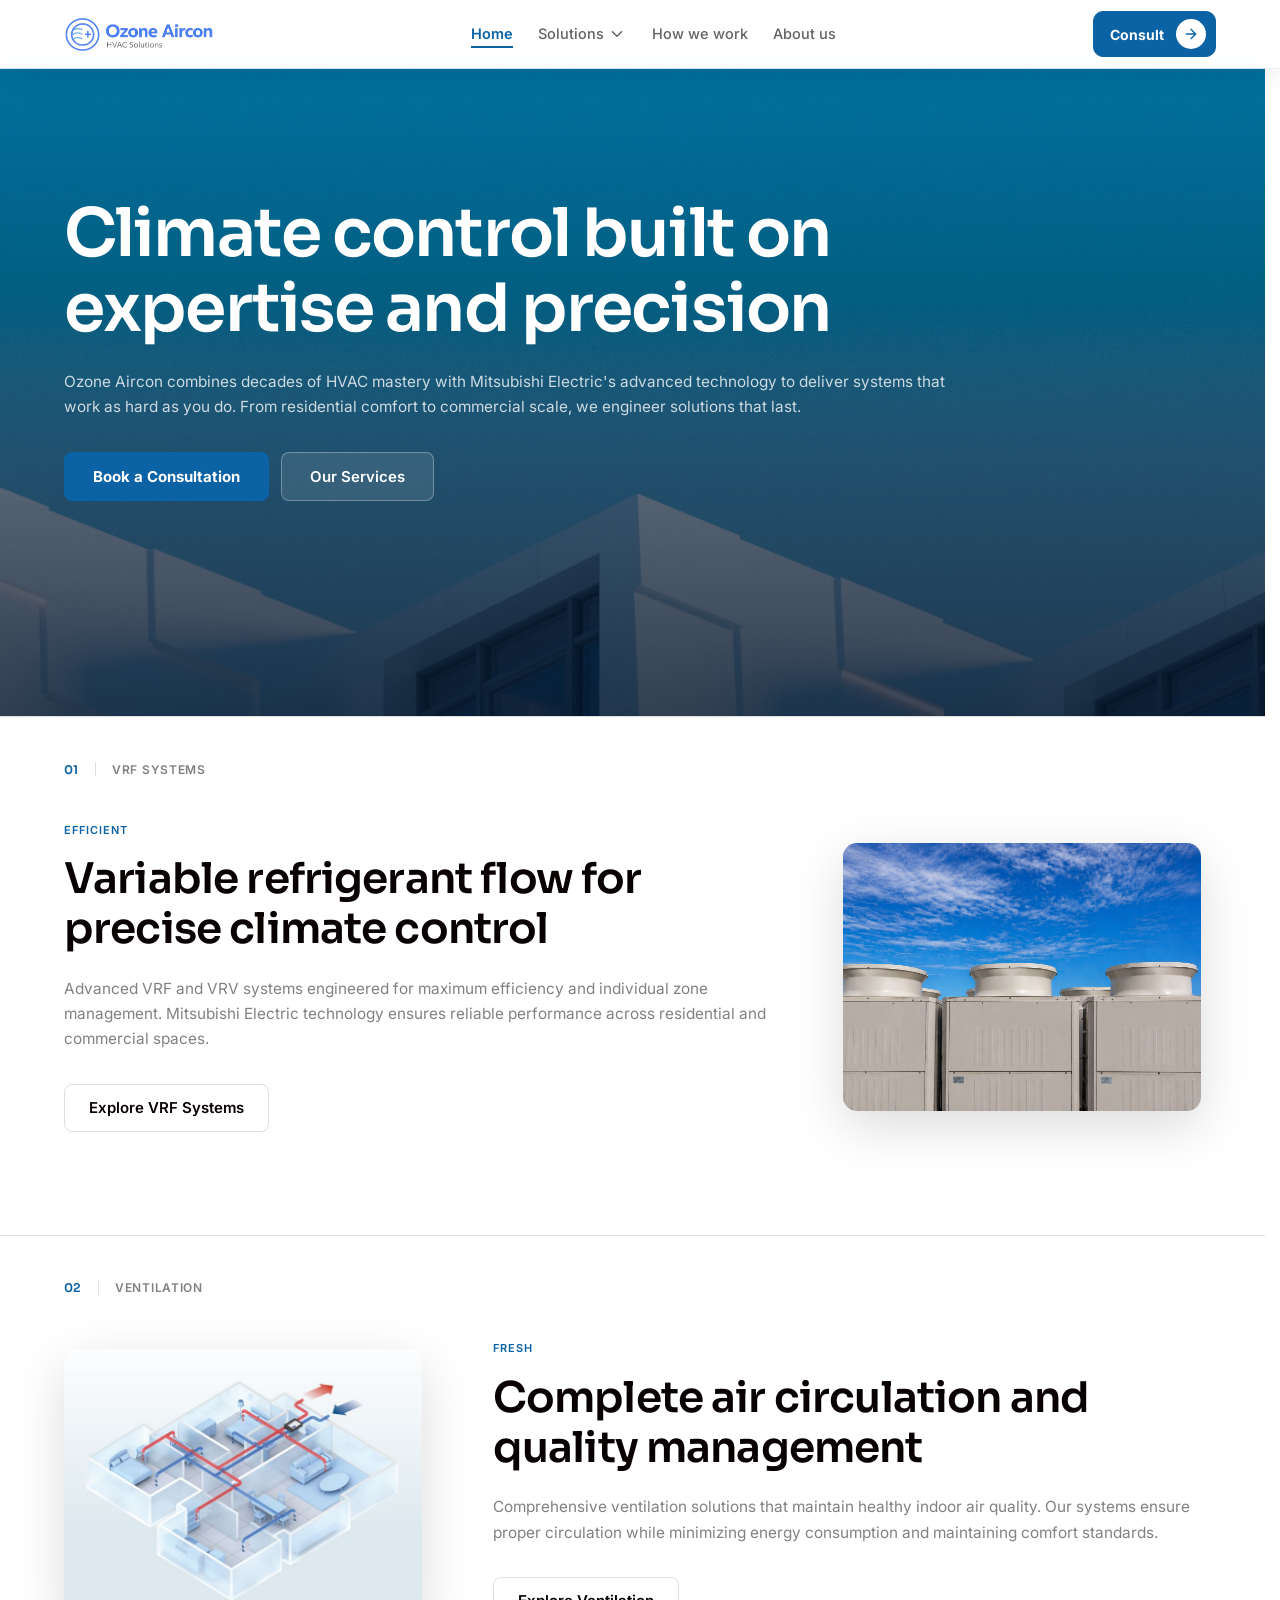
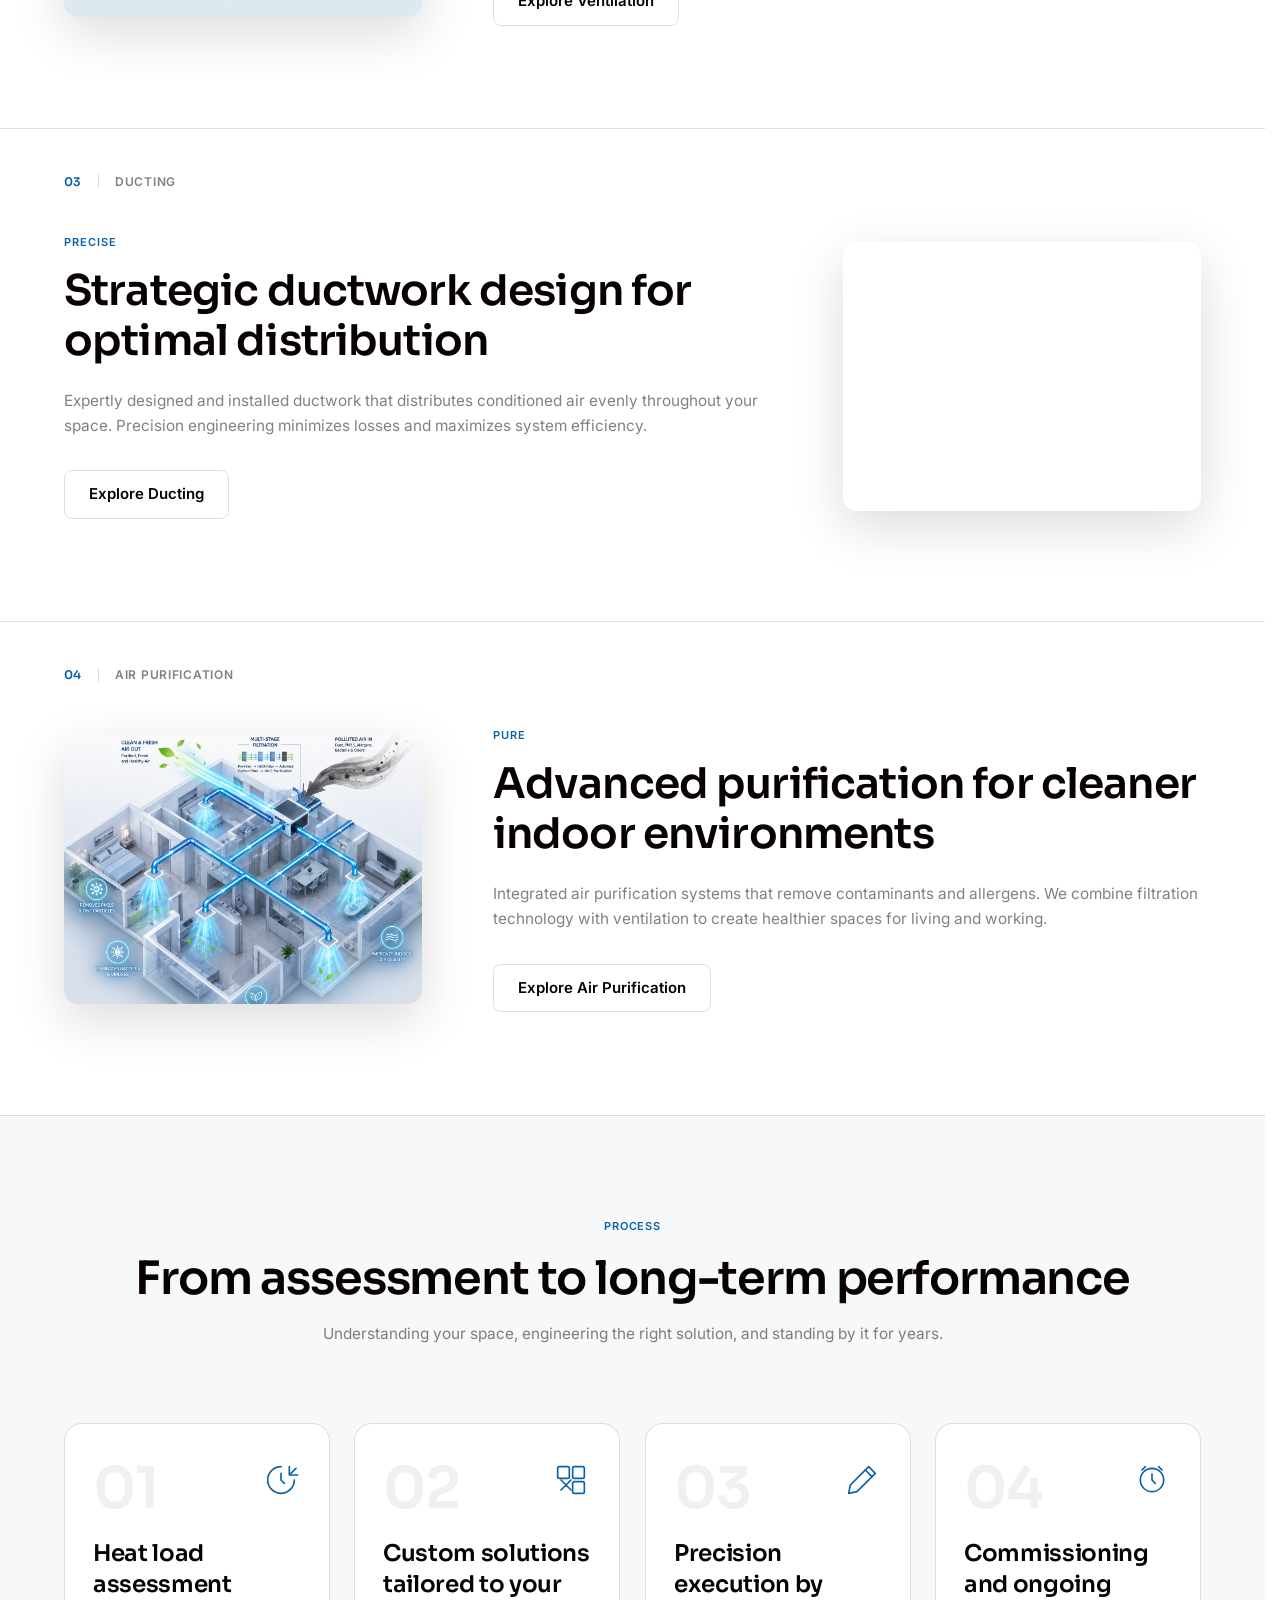
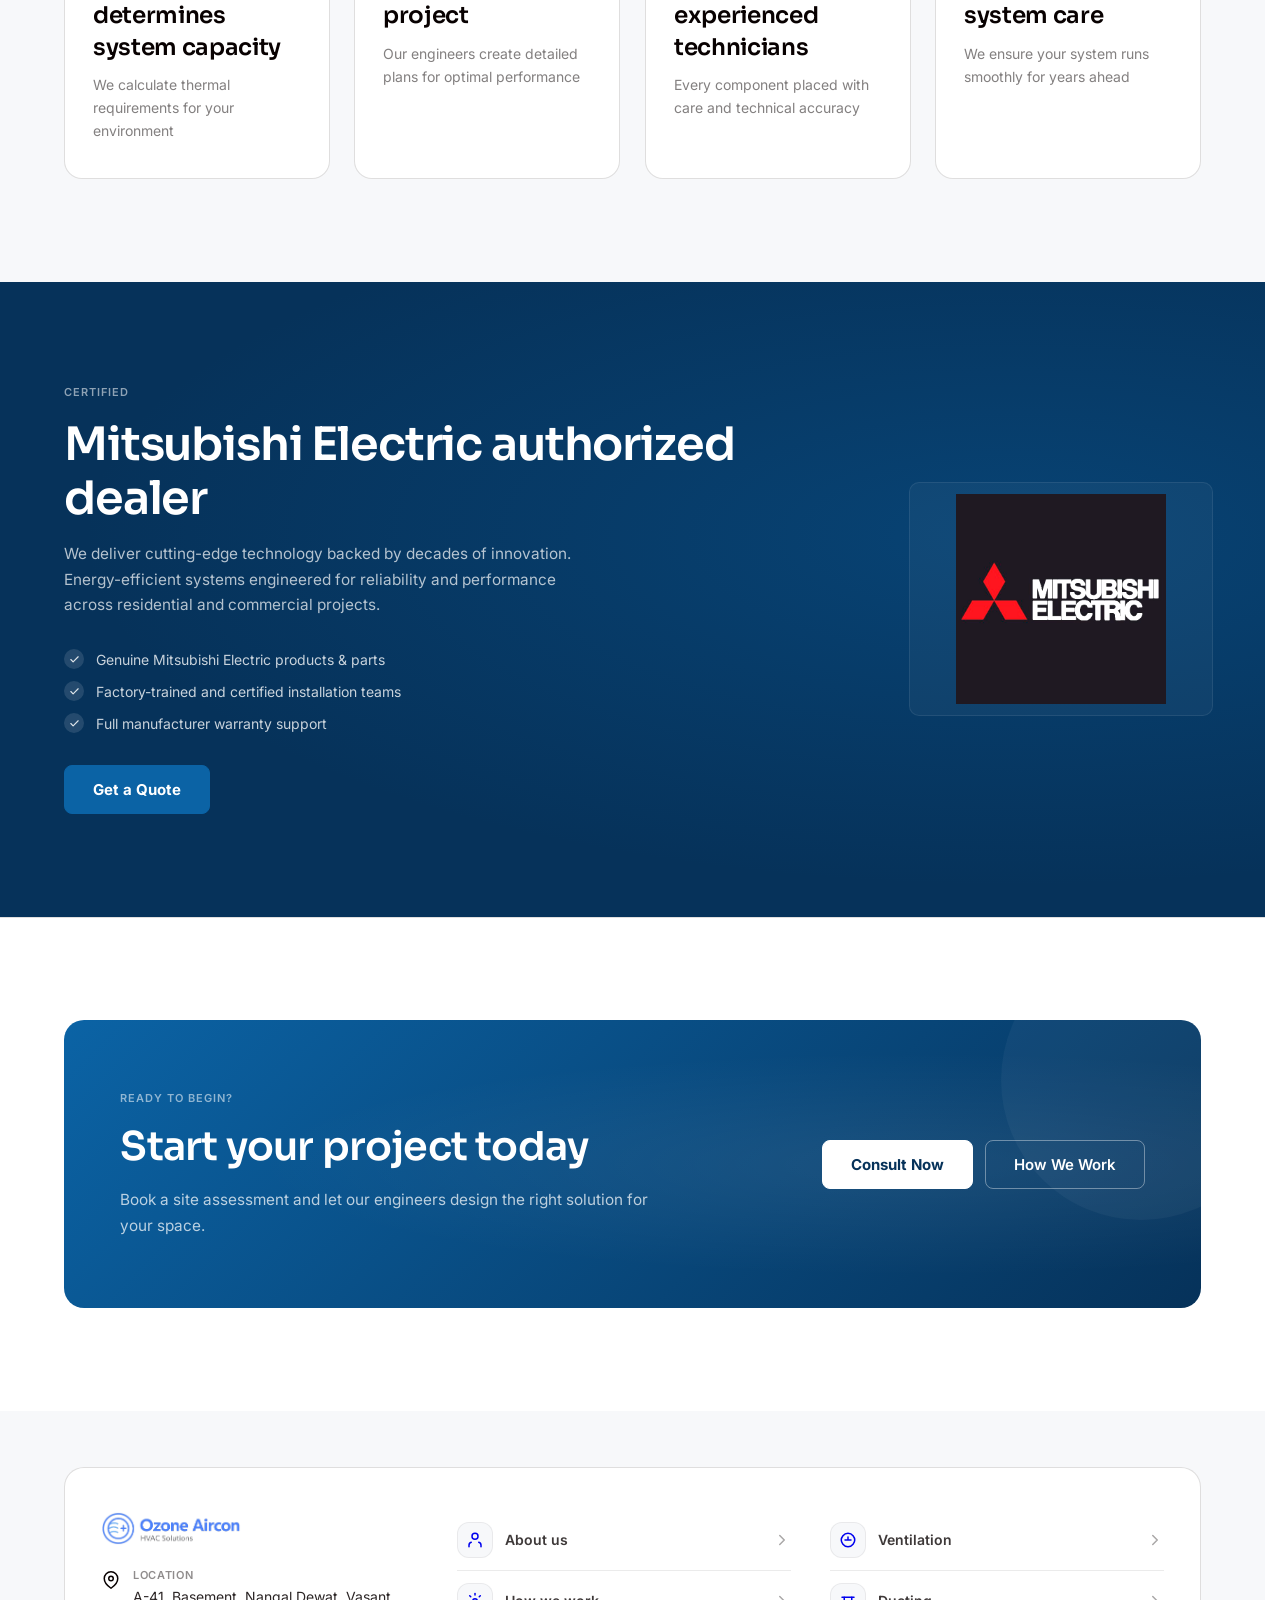
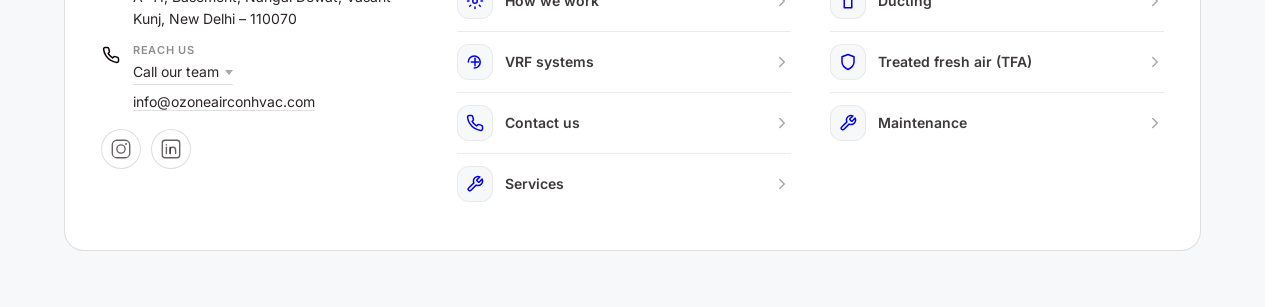
<file: index.html>
<!DOCTYPE html>
<html lang="en">
<head>
  <meta charset="UTF-8" />
  <meta name="viewport" content="width=device-width, initial-scale=1.0, viewport-fit=cover" />
  <meta name="theme-color" content="#0B63A5" />
  <title>Ozone Aircon · Delhi NCR HVAC Experts · Design, Installation &amp; Maintenance</title>
  <meta name="description" content="From consultation to commissioning, Ozone Aircon designs and installs HVAC across Delhi NCR: VRF, ductwork, chiller plants, ventilation, and maintenance. Request a site visit or quote today." />
  <meta name="robots" content="index, follow" />
  <link rel="canonical" href="https://ozoneairconhvac.com/" />
  <meta property="og:type" content="website" />
  <meta property="og:site_name" content="Ozone Aircon" />
  <meta property="og:title" content="Ozone Aircon · Delhi NCR HVAC Experts · Design, Installation &amp; Maintenance" />
  <meta property="og:description" content="From consultation to commissioning, Ozone Aircon designs and installs HVAC across Delhi NCR: VRF, ductwork, chiller plants, ventilation, and maintenance. Request a site visit or quote today." />
  <meta property="og:url" content="https://ozoneairconhvac.com/" />
  <meta property="og:image" content="https://ozoneairconhvac.com/public/images/logo.png" />
  <meta property="og:locale" content="en_IN" />
  <meta name="twitter:card" content="summary_large_image" />
  <meta name="twitter:title" content="Ozone Aircon · Delhi NCR HVAC Experts · Design, Installation &amp; Maintenance" />
  <meta name="twitter:description" content="From consultation to commissioning, Ozone Aircon designs and installs HVAC across Delhi NCR: VRF, ductwork, chiller plants, ventilation, and maintenance. Request a site visit or quote today." />
  <meta name="twitter:image" content="https://ozoneairconhvac.com/public/images/logo.png" />
  <script type="application/ld+json">
  {
    "@context": "https://schema.org",
    "@graph": [
      {
        "@type": "Organization",
        "@id": "https://ozoneairconhvac.com/#organization",
        "name": "Ozone Aircon",
        "url": "https://ozoneairconhvac.com/",
        "logo": "https://ozoneairconhvac.com/public/images/logo.png",
        "description": "HVAC design, installation, and maintenance for Delhi NCR—VRF, ductwork, chiller plants, ventilation, and AMC.",
        "address": {
          "@type": "PostalAddress",
          "streetAddress": "A-41, Basement, Nangal Dewat",
          "addressLocality": "Vasant Kunj, New Delhi",
          "postalCode": "110070",
          "addressCountry": "IN"
        },
        "email": "info@ozoneairconhvac.com",
        "telephone": "+91-11-45510343"
      },
      {
        "@type": "WebSite",
        "@id": "https://ozoneairconhvac.com/#website",
        "url": "https://ozoneairconhvac.com/",
        "name": "Ozone Aircon",
        "description": "From consultation to commissioning, Ozone Aircon designs and installs HVAC across Delhi NCR: VRF, ductwork, chiller plants, ventilation, and maintenance. Request a site visit or quote today.",
        "publisher": { "@id": "https://ozoneairconhvac.com/#organization" },
        "inLanguage": "en"
      },
      {
        "@type": "WebPage",
        "@id": "https://ozoneairconhvac.com/#webpage",
        "url": "https://ozoneairconhvac.com/",
        "name": "Ozone Aircon · Delhi NCR HVAC Experts · Design, Installation and Maintenance",
        "description": "From consultation to commissioning, Ozone Aircon designs and installs HVAC across Delhi NCR: VRF, ductwork, chiller plants, ventilation, and maintenance. Request a site visit or quote today.",
        "isPartOf": { "@id": "https://ozoneairconhvac.com/#website" },
        "about": { "@id": "https://ozoneairconhvac.com/#organization" },
        "primaryImageOfPage": {
          "@type": "ImageObject",
          "url": "https://ozoneairconhvac.com/public/images/logo.png"
        }
      },
      {
        "@type": "LocalBusiness",
        "@id": "https://ozoneairconhvac.com/#localbusiness",
        "name": "Ozone Aircon",
        "image": "https://ozoneairconhvac.com/public/images/logo.png",
        "url": "https://ozoneairconhvac.com/",
        "telephone": "+91-11-45510343",
        "email": "info@ozoneairconhvac.com",
        "priceRange": "$$",
        "address": {
          "@type": "PostalAddress",
          "streetAddress": "A-41, Basement, Nangal Dewat",
          "addressLocality": "Vasant Kunj, New Delhi",
          "postalCode": "110070",
          "addressCountry": "IN"
        },
        "areaServed": { "@type": "AdministrativeArea", "name": "Delhi NCR" },
        "parentOrganization": { "@id": "https://ozoneairconhvac.com/#organization" },
        "sameAs": [
          "https://www.instagram.com/ozoneaircon",
          "https://www.linkedin.com/in/kanwarpal-singh-13bab9406"
        ]
      },
      {
        "@type": "ItemList",
        "@id": "https://ozoneairconhvac.com/#services-menu",
        "name": "HVAC services",
        "numberOfItems": 9,
        "itemListElement": [
          { "@type": "ListItem", "position": 1, "name": "Services overview", "url": "https://ozoneairconhvac.com/services.html" },
          { "@type": "ListItem", "position": 2, "name": "VRV and VRF systems", "url": "https://ozoneairconhvac.com/vrf-system.html" },
          { "@type": "ListItem", "position": 3, "name": "Indoor units", "url": "https://ozoneairconhvac.com/indoor-units.html" },
          { "@type": "ListItem", "position": 4, "name": "Chiller plant", "url": "https://ozoneairconhvac.com/chiller-plant.html" },
          { "@type": "ListItem", "position": 5, "name": "Ventilation", "url": "https://ozoneairconhvac.com/ventilation.html" },
          { "@type": "ListItem", "position": 6, "name": "Ductwork design", "url": "https://ozoneairconhvac.com/ductwork-design.html" },
          { "@type": "ListItem", "position": 7, "name": "Treated fresh air (TFA)", "url": "https://ozoneairconhvac.com/tfas.html" },
          { "@type": "ListItem", "position": 8, "name": "HVAC consultancy and design", "url": "https://ozoneairconhvac.com/hvac-consultancy.html" },
          { "@type": "ListItem", "position": 9, "name": "Maintenance and after-sales", "url": "https://ozoneairconhvac.com/hvac-maintainence.html" }
        ]
      }
    ]
  }
  </script>
  <link rel="icon" type="image/png" sizes="48x48" href="/favicon-48.png?v=8" />
  <link rel="icon" type="image/png" sizes="96x96" href="/favicon-96.png?v=8" />
  <link rel="icon" type="image/png" sizes="192x192" href="/favicon-192.png?v=8" />
  <link rel="shortcut icon" type="image/png" href="/favicon-48.png?v=8" />
  <link rel="icon" href="/favicon.ico?v=8" sizes="any" />
  <link rel="icon" type="image/png" href="/favicon.png?v=8" />
  <link rel="apple-touch-icon" href="/favicon-192.png?v=8" />
  <script>
    (function () {
      var l = document.createElement('link');
      l.rel = 'manifest';
      l.href = location.origin + '/site.webmanifest?v=8';
      document.head.appendChild(l);
    })();
  </script>
  <link rel="preconnect" href="https://fonts.googleapis.com" />
  <link rel="preconnect" href="https://fonts.gstatic.com" crossorigin />
  <link href="https://fonts.googleapis.com/css2?family=Inter:wght@400;500;600;700&family=Sora:wght@600&display=swap" rel="stylesheet" />
  <style>
    *, *::before, *::after { box-sizing: border-box; margin: 0; padding: 0; }

    :root {
      --blue:       #0B63A5;
      --blue-dark:  #084E84;
      --blue-deep:  #06325A;
      --black:      #080101;
      --white:      #FFFFFF;
      --gray-bg:    #F2F2F2;
      --gray-soft:  #F7F8FA;
      --border:     rgba(8,1,1,0.13);
      --font-sora:  'Sora', sans-serif;
      --font-inter: 'Inter', sans-serif;

      --section-pad-v: clamp(64px, 8vw, 120px);
      --section-pad-h: clamp(20px, 5vw, 96px);
      --container-gap: clamp(40px, 5.5vw, 88px);

      --shadow-sm: 0 2px 12px rgba(8,1,1,0.07);
      --shadow-md: 0 8px 32px rgba(8,1,1,0.10);
      --shadow-lg: 0 20px 60px rgba(8,1,1,0.13);
      --footer-navy:   #0B1221;
      --footer-border: rgba(255,255,255,0.08);
      --nav-bar-h:     68px;
    }

    html {
      font-size: 93.75%; scroll-behavior: smooth;
      overflow-x: clip;
      scrollbar-gutter: stable;
    }

    body {
      font-family: var(--font-inter);
      color: var(--black);
      background: var(--white);
      width: 100%;
      max-width: none;
      margin-inline: auto;
      overflow-x: clip;
    }

    img, video {
      display: block;
      max-width: 100%;
      height: auto;
    }

    /* ═══════════════════ TYPOGRAPHY ═══════════════════ */
    .h1 { font-family: var(--font-sora); font-weight: 600; font-size: clamp(38px,5.2vw,72px); line-height: 112%; letter-spacing: -0.028em; }
    .h2 { font-family: var(--font-sora); font-weight: 600; font-size: clamp(28px,3.6vw,52px); line-height: 118%; letter-spacing: -0.025em; }
    .h3 { font-family: var(--font-sora); font-weight: 600; font-size: clamp(24px,3.1vw,44px); line-height: 122%; letter-spacing: -0.02em; }
    .h4 { font-family: var(--font-sora); font-weight: 600; font-size: clamp(20px,2.5vw,34px); line-height: 128%; letter-spacing: -0.018em; }
    .h5 { font-family: var(--font-sora); font-weight: 600; font-size: clamp(17px,1.8vw,24px); line-height: 136%; letter-spacing: -0.014em; }
    .h6 { font-family: var(--font-sora); font-weight: 600; font-size: clamp(15px,1.4vw,20px); line-height: 140%; letter-spacing: -0.01em; }
    .tagline { font-family: var(--font-inter); font-weight: 600; font-size: 11px; letter-spacing: 0.09em; text-transform: uppercase; line-height: 150%; color: var(--blue); }
    .text-md  { font-family: var(--font-inter); font-weight: 400; font-size: clamp(14px,1.2vw,17px); line-height: 165%; }
    .text-reg { font-family: var(--font-inter); font-weight: 400; font-size: 14px; line-height: 165%; }
    .text-sm  { font-family: var(--font-inter); font-weight: 400; font-size: 12px; line-height: 150%; }
    .text-sm-bold { font-family: var(--font-inter); font-weight: 600; font-size: 12px; line-height: 150%; }
    .text-sm-link { font-family: var(--font-inter); font-weight: 400; font-size: 12px; line-height: 150%; text-decoration: underline; }
    .text-med-semibold { font-family: var(--font-inter); font-weight: 600; font-size: clamp(12px,1.0vw,15px); line-height: 150%; }
    .muted { color: rgba(8,1,1,0.50); }

    /* ═══════════════════ BUTTONS ═══════════════════ */
    .btn-primary, .btn-secondary, .btn-primary-sm {
      display: inline-flex; align-items: center; justify-content: center;
      gap: 8px; border-radius: 8px; cursor: pointer;
      font-family: var(--font-inter); font-weight: 600;
      font-size: 15px; line-height: 150%; text-decoration: none;
      white-space: nowrap;
    }
    .btn-primary    { padding: 12px 24px; background: var(--blue); color: var(--white); border: 1.5px solid var(--blue); }
    .btn-secondary  { padding: 12px 24px; background: transparent; color: var(--black); border: 1.5px solid var(--border); }
    .btn-primary-sm { padding: 8px 18px; background: var(--blue); color: var(--white); border: 1.5px solid var(--blue); }
    .btn-primary:hover, .btn-primary-sm:hover { opacity: 0.88; }
    .btn-secondary:hover { background: var(--gray-bg); }

    /* ═══════════════════ NAVBAR (integrated minimal) ═══════════════════ */
    .nav-shell {
      position: sticky; top: 0; z-index: 100;
      padding: 0 var(--section-pad-h);
      /* Transparent glass over the hero */
      background: rgba(255,255,255,0.82);
      backdrop-filter: blur(12px) saturate(1.25);
      border-bottom: 1px solid rgba(8,1,1,0.06);
      box-shadow: 0 10px 26px rgba(8,1,1,0.06);
    }
    .nav-shell.scrolled {
      /* More readable glass after the hero */
      background: rgba(255,255,255,0.92);
      border-bottom: 1px solid rgba(8,1,1,0.08);
    }
    .navbar-inner {
      display: flex; flex-direction: row;
      align-items: center; justify-content: space-between; gap: 16px;
      min-height: var(--nav-bar-h);
      padding: 0;
    }
    .navbar-brand {
      display: flex; flex-direction: row; align-items: center; gap: 12px;
      text-decoration: none; color: inherit;
      flex-shrink: 0;
    }
    .navbar-logo {
      height: 52px; width: auto; max-width: 150px;
      object-fit: contain; border-radius: 10px;
      flex-shrink: 0;
    }
    .nav-links {
      display: flex; flex-direction: row; align-items: center;
      gap: clamp(14px, 2vw, 28px);
      flex: 1; justify-content: center; min-width: 0;
    }
    .nav-link {
      display: flex; align-items: center; gap: 4px;
      color: rgba(8,1,1,0.62); text-decoration: none;
      font-family: var(--font-inter); font-weight: 500;
      font-size: 14.5px; line-height: 150%; white-space: nowrap;
    }
    .nav-link.active { color: var(--blue); font-weight: 600; }
    .nav-consult {
      display: inline-flex; align-items: center; gap: 12px;
      padding: 7px 9px 7px 16px;
      background: var(--blue); color: var(--white);
      border-radius: 10px; text-decoration: none;
      font-family: var(--font-inter); font-weight: 700; font-size: 14px;
      border: 1.5px solid var(--blue);
      transition: transform 0.22s ease, box-shadow 0.22s ease;
    }
    .nav-consult:hover {
      transform: translateY(-2px);
      box-shadow: 0 8px 24px rgba(11,99,165,0.38);
    }
    .nav-consult-icon {
      width: 30px; height: 30px; border-radius: 50%;
      background: var(--white);
      display: flex; align-items: center; justify-content: center;
      flex-shrink: 0;
    }
    .nav-consult-icon svg { width: 16px; height: 16px; stroke: var(--blue); }
    .nav-hamburger {
      display: none; flex-direction: column;
      justify-content: center; align-items: center;
      width: 42px; height: 42px; gap: 5px;
      background: var(--gray-soft); border: 1px solid var(--border);
      border-radius: 10px; cursor: pointer; padding: 0;
      margin-left: auto;
    }
    .nav-hamburger span { display: block; width: 22px; height: 2px; background: var(--black); border-radius: 2px; transition: all 0.22s ease; }
    .nav-hamburger.open span:nth-child(1) { transform: translateY(7px) rotate(45deg); }
    .nav-hamburger.open span:nth-child(2) { opacity: 0; }
    .nav-hamburger.open span:nth-child(3) { transform: translateY(-7px) rotate(-45deg); }
    .mobile-menu {
      display: none; position: fixed;
      top: calc(12px + var(--nav-bar-h) + 10px + 8px);
      left: 0; right: 0;
      background: var(--white); border-bottom: 1px solid var(--border);
      z-index: 99; padding: 8px 0 16px;
      max-height: calc(100vh - 100px); overflow-y: auto;
    }
    .mobile-menu.open { display: block; }
    .mobile-nav-link {
      display: block; padding: 12px clamp(16px,4vw,24px);
      color: var(--black); text-decoration: none;
      font-family: var(--font-inter); font-weight: 400; font-size: 16px;
      border-bottom: 1px solid var(--border);
    }
    .mobile-nav-link:last-child { border-bottom: none; }
    .mobile-solutions-toggle {
      display: flex; justify-content: space-between; align-items: center;
      padding: 12px clamp(16px,4vw,24px);
      width: 100%; background: none; border: none; border-bottom: 1px solid var(--border);
      color: var(--black); font-family: var(--font-inter);
      font-weight: 400; font-size: 16px; cursor: pointer; text-align: left;
    }
    .mobile-solutions-toggle svg { width: 18px; height: 18px; transition: transform 0.22s; }
    .mobile-solutions-toggle.open svg { transform: rotate(180deg); }
    .mobile-solutions-list { display: none; background: var(--gray-bg); padding: 8px clamp(16px,4vw,24px); }
    .mobile-solutions-list.open { display: block; }
    .mobile-solution-item {
      display: block; padding: 10px 0; color: var(--black); text-decoration: none;
      font-family: var(--font-inter); font-weight: 500; font-size: 14px;
      border-bottom: 1px solid var(--border);
    }
    .mobile-solution-item:last-child { border-bottom: none; }
    .mobile-cta { padding: 16px clamp(16px,4vw,24px); }
    .mobile-cta .btn-primary { width: 100%; justify-content: center; }

    /* ═══════════════════ SOLUTIONS DROPDOWN ═══════════════════ */
    .nav-solutions { position: relative; }
    .nav-solutions-btn {
      display: flex; align-items: center; gap: 4px;
      background: none; border: none; cursor: pointer;
      color: rgba(8,1,1,0.62); font-family: var(--font-inter);
      font-weight: 500; font-size: 14.5px; line-height: 150%;
      padding: 0; white-space: nowrap;
    }
    .nav-solutions-btn svg { width: 18px; height: 18px; flex-shrink: 0; transition: transform 0.22s ease; }
    .nav-solutions-btn.open svg { transform: rotate(180deg); }
    .solutions-dropdown {
      display: none; position: absolute;
      top: calc(100% + 14px); left: 50%;
      transform: translateX(-50%);
      width: min(640px, 94vw);
      background: var(--white);
      border: 1px solid var(--border);
      border-radius: 12px; padding: 24px 24px 20px; z-index: 200;
      box-shadow: var(--shadow-md);
    }
    .solutions-dropdown.open { display: block; }
    .solutions-dropdown-header {
      font-family: var(--font-inter); font-weight: 600;
      font-size: 11px; line-height: 150%; letter-spacing: 0.08em;
      text-transform: uppercase; color: rgba(8,1,1,0.4); margin-bottom: 14px;
    }
    .solutions-grid { display: grid; grid-template-columns: 1fr 1fr; gap: 4px; }
    .solution-item {
      display: flex; align-items: flex-start; gap: 12px;
      padding: 11px 12px; border-radius: 8px;
      cursor: pointer; text-decoration: none;
      transition: background 0.15s ease;
    }
    .solution-item:hover { background: var(--gray-bg); }
    .solution-icon {
      width: 34px; height: 34px; border-radius: 7px;
      background: var(--gray-bg);
      display: flex; align-items: center; justify-content: center; flex-shrink: 0;
    }
    .solution-icon svg { width: 17px; height: 17px; stroke: var(--black); }
    .solution-text { display: flex; flex-direction: column; gap: 2px; }
    .solution-title { font-family: var(--font-inter); font-weight: 600; font-size: 13px; line-height: 150%; color: var(--black); }
    .solution-subtitle { font-family: var(--font-inter); font-weight: 400; font-size: 11px; line-height: 150%; color: rgba(8,1,1,0.5); }
    .solutions-dropdown-divider { height: 1px; background: var(--border); margin: 14px 0; }
    .solutions-footer { display: flex; align-items: center; justify-content: flex-end; }
    .solutions-footer-link {
      font-family: var(--font-inter); font-weight: 600; font-size: 12px;
      color: var(--blue); text-decoration: none;
      display: flex; align-items: center; gap: 4px;
    }
    .solutions-footer-link svg { width: 13px; height: 13px; stroke: var(--blue); }

    /* ═══════════════════ HERO ═══════════════════ */
    .hero {
      position: relative;
      display: flex; flex-direction: column;
      justify-content: space-between;
      padding: 0 var(--section-pad-h);
      background-image:
        linear-gradient(to bottom, rgba(4,20,40,0.30) 0%, rgba(4,20,40,0.58) 60%, rgba(4,20,40,0.78) 100%),
        url('public/images/hero-bg.png');
      background-size: cover; background-repeat: no-repeat; background-position: center top;
      min-height: clamp(480px, 72vh, 820px);
      min-height: clamp(480px, 72svh, 820px);
    }
    .hero-main {
      display: flex; flex-direction: column; gap: 32px;
      width: 100%;
      max-width: min(1350px, 100%);
      padding: clamp(84px,10vw,132px) 0 clamp(56px,7vw,88px);
    }
    .hero-text { display: flex; flex-direction: column; gap: 24px; }
    .hero-h1 { color: var(--white); }
    .hero-sub { color: rgba(255,255,255,0.78); max-width: min(920px, 100%); }
    .hero-actions { display: flex; flex-wrap: wrap; gap: 12px; align-items: center; }
    .hero-cta-primary {
      padding: 14px 28px; background: var(--blue); color: var(--white);
      border: 1.5px solid var(--blue); border-radius: 8px;
      font-family: var(--font-inter); font-weight: 700; font-size: 15px;
      display: inline-flex; align-items: center; gap: 8px;
      text-decoration: none; cursor: pointer; white-space: nowrap;
    }
    .hero-cta-secondary {
      padding: 14px 28px;
      background: rgba(255,255,255,0.10); color: var(--white);
      border: 1.5px solid rgba(255,255,255,0.30); border-radius: 8px;
      font-family: var(--font-inter); font-weight: 600; font-size: 15px;
      display: inline-flex; align-items: center; gap: 8px;
      text-decoration: none; cursor: pointer; white-space: nowrap;
      backdrop-filter: blur(6px);
    }
    /* ═══════════════════ INTRO (What HVAC Does) ═══════════════════ */
    .section-intro {
      background: var(--white);
      padding: var(--section-pad-v) var(--section-pad-h);
    }
    .intro-inner {
      width: 100%;
      max-width: none;
      margin-inline: auto;
      display: grid; grid-template-columns: minmax(0, 1fr) minmax(0, 1fr);
      gap: clamp(28px, 4.2vw, 64px);
      align-items: center;
    }
    .intro-left { display: flex; flex-direction: column; gap: 32px; }
    .intro-label { display: flex; align-items: center; gap: 10px; }
    .intro-label-line { width: 28px; height: 2px; background: var(--blue); border-radius: 2px; }
    .intro-text { display: flex; flex-direction: column; gap: 20px; }
    .intro-highlights {
      display: grid; grid-template-columns: 1fr 1fr; gap: 12px;
      padding-top: 8px;
    }
    .intro-chip {
      display: flex; align-items: center; gap: 8px;
      padding: 10px 14px; border: 1px solid var(--border);
      border-radius: 10px; background: var(--gray-soft);
    }
    .intro-chip-dot { width: 7px; height: 7px; border-radius: 50%; background: var(--blue); flex-shrink: 0; }
    .intro-chip span { font-family: var(--font-inter); font-weight: 500; font-size: 13px; color: var(--black); }
    .intro-right {
      display: grid; grid-template-columns: 1fr 1fr; grid-template-rows: auto auto;
      gap: 12px;
    }
    .intro-img {
      width: 100%; object-fit: cover;
      border-radius: 10px; display: block;
    }
    .intro-img-a { aspect-ratio: 1/1; }
    .intro-img-b { aspect-ratio: 1/1; }
    .intro-img-c { aspect-ratio: 1/1; }
    .intro-img-d { aspect-ratio: 1/1; }

    /* ═══════════════════ FEATURES ═══════════════════ */
    .features { background: var(--white); display: flex; flex-direction: column; align-items: stretch; }

    .feature-row {
      display: flex; flex-direction: row; justify-content: center;
      padding: 0 var(--section-pad-h);
      border-top: 1px solid var(--border);
    }
    .feature-container {
      display: flex; flex-direction: column;
      gap: clamp(28px, 3.5vw, 52px);
      padding-bottom: var(--section-pad-v);
      width: 100%;
      max-width: none;
      margin-inline: auto;
    }
    .feature-section-info {
      display: flex; flex-direction: row; align-items: center;
      gap: 16px; padding-top: clamp(28px, 3.5vw, 52px);
    }
    .feature-num {
      font-family: var(--font-sora); font-weight: 600; font-size: 12px;
      color: var(--blue); letter-spacing: 0.04em;
    }
    .feature-section-info-divider { width: 1px; height: 14px; background: var(--border); flex-shrink: 0; }
    .feature-section-name {
      font-family: var(--font-inter); font-weight: 600; font-size: 12px;
      color: rgba(8,1,1,0.50); letter-spacing: 0.06em; text-transform: uppercase;
    }

    .feature-content-row {
      display: flex; flex-direction: row; align-items: center;
      gap: var(--container-gap);
      width: 100%;
      min-width: 0;
    }
    /* Desktop alternate (image / text swap). Use a class — not inline style — so responsive rules can override. */
    .feature-content-row--reverse {
      flex-direction: row-reverse;
    }
    .feature-text-block { display: flex; flex-direction: column; gap: 32px; flex: 1; min-width: 0; }
    .section-title-group { display: flex; flex-direction: column; gap: 16px; }
    .tagline-wrapper { display: flex; flex-direction: row; align-items: center; }
    .feature-heading-group { display: flex; flex-direction: column; gap: 22px; }
    .features .feature-heading-group .h2 {
      /* Slightly smaller headings for a cleaner, more spacious hierarchy */
      font-size: clamp(26px, 3.3vw, 46px);
      line-height: 118%;
      letter-spacing: -0.02em;
    }
    .feature-actions { display: flex; flex-direction: row; flex-wrap: wrap; align-items: center; gap: 16px; }

    .feature-image-wrap {
      position: relative;
      width: clamp(240px, 28vw, 420px);
      aspect-ratio: 4/3;
      flex-shrink: 0; border-radius: 14px;
      overflow: hidden;
      box-shadow: 0 16px 52px rgba(8,1,1,0.14);
    }
    .feature-image {
      width: 100%; height: 100%;
      object-fit: cover; display: block;
    }

    /* ═══════════════════ PROCESS ═══════════════════ */
    .section-process {
      background: var(--gray-soft);
      padding: var(--section-pad-v) var(--section-pad-h);
      border-top: 1px solid var(--border);
    }
    .section-process-inner { display: flex; flex-direction: column; gap: clamp(48px,6vw,80px); }
    .process-header {
      display: flex; flex-direction: column; align-items: center;
      gap: 16px; text-align: center;
    }
    .process-header-text { max-width: min(720px, 100%); }
    .process-grid {
      display: grid; grid-template-columns: repeat(4, minmax(0, 1fr));
      gap: clamp(14px, 2vw, 24px);
    }
    .process-card {
      position: relative; overflow: hidden;
      display: flex; flex-direction: column; gap: 20px;
      padding: clamp(24px,3vw,36px) clamp(20px,2.2vw,28px);
      background: var(--white);
      border: 1px solid var(--border); border-radius: 18px;
    }
    .process-card-accent {
      position: absolute; top: 0; left: 0; right: 0; height: 3px;
      background: linear-gradient(90deg, var(--blue) 0%, var(--blue-dark) 100%);
      transform: scaleX(0); transform-origin: left;
      transition: transform 0.42s cubic-bezier(0.22,1,0.36,1);
      border-radius: 0 0 3px 3px;
    }
    .process-card:hover .process-card-accent { transform: scaleX(1); }
    .process-card-top { display: flex; align-items: flex-start; justify-content: space-between; }
    .process-num-big {
      font-family: var(--font-sora); font-weight: 600;
      font-size: clamp(40px,4.5vw,60px);
      color: rgba(8,1,1,0.06); letter-spacing: -0.04em; line-height: 1;
    }
    .process-icon { width: 40px; height: 40px; }
    .process-card-body { display: flex; flex-direction: column; gap: 10px; }

    /* ═══════════════════ MITSUBISHI ═══════════════════ */
    .section-mits {
      background: var(--blue-deep);
      padding: var(--section-pad-v) var(--section-pad-h);
      position: relative; overflow: hidden;
    }
    .section-mits::before {
      content: '';
      position: absolute; inset: 0;
      background: radial-gradient(ellipse at 80% 40%, rgba(11,99,165,0.35) 0%, transparent 65%);
      pointer-events: none;
    }
    .section-mits-inner { display: flex; flex-direction: column; gap: 0; position: relative; }
    .mits-component { display: flex; flex-direction: row; align-items: center; gap: var(--container-gap); width: 100%; min-width: 0; }
    .mits-left { display: flex; flex-direction: column; gap: 32px; flex: 1; min-width: 0; }
    .mits-bullets { display: flex; flex-direction: column; gap: 12px; }
    .mits-bullet {
      display: flex; align-items: center; gap: 12px;
    }
    .mits-bullet-icon {
      width: 20px; height: 20px; border-radius: 50%;
      background: rgba(255,255,255,0.12); display: flex; align-items: center; justify-content: center;
      flex-shrink: 0;
    }
    .mits-bullet-icon svg { width: 11px; height: 11px; stroke: rgba(255,255,255,0.85); }
    .mits-bullet span { font-family: var(--font-inter); font-weight: 400; font-size: 14px; color: rgba(255,255,255,0.78); }
    .mits-image-wrap {
      flex-shrink: 0; position: relative;
      width: clamp(200px, min(26vw, 280px), 320px);
      aspect-ratio: 4/3;
    }
    .mits-image-bg {
      position: absolute; inset: -12px;
      background: rgba(255,255,255,0.04);
      border: 1px solid rgba(255,255,255,0.08);
      border-radius: 10px;
    }
    .mits-image {
      width: 100%; height: 100%; object-fit: contain;
      border-radius: 8px; display: block;
      position: relative; z-index: 1;
      filter: brightness(1.05) contrast(1.02);
    }

    /* ═══════════════════ CTA ═══════════════════ */
    .section-cta {
      background: var(--white);
      padding: var(--section-pad-v) var(--section-pad-h);
      border-top: 1px solid var(--border);
    }
    .cta-card {
      background: linear-gradient(135deg, var(--blue) 0%, var(--blue-deep) 100%);
      border-radius: 20px; overflow: hidden;
      padding: clamp(40px,5.5vw,80px) clamp(32px,4.4vw,72px);
      display: flex; flex-direction: row; align-items: center;
      gap: clamp(32px,5vw,80px); justify-content: space-between;
      position: relative;
      width: 100%;
      max-width: 100%;
      box-sizing: border-box;
    }
    .cta-card::before {
      content: '';
      position: absolute; inset: 0;
      background: radial-gradient(ellipse at 75% 50%, rgba(255,255,255,0.08) 0%, transparent 55%);
      pointer-events: none;
    }
    .cta-card::after {
      content: '';
      position: absolute; top: -80px; right: -80px;
      width: 280px; height: 280px; border-radius: 50%;
      background: rgba(255,255,255,0.04);
      pointer-events: none;
    }
    .cta-content { display: flex; flex-direction: column; gap: 16px; flex: 1; min-width: 0; position: relative; z-index: 1; }
    .cta-actions { display: flex; flex-direction: row; gap: 12px; align-items: center; flex-shrink: 0; position: relative; z-index: 1; }
    .cta-btn-white {
      display: inline-flex; align-items: center; justify-content: center; gap: 8px;
      padding: 14px 28px; background: var(--white); color: var(--blue-deep);
      border: 1.5px solid var(--white); border-radius: 8px;
      font-family: var(--font-inter); font-weight: 700; font-size: 15px;
      cursor: pointer; text-decoration: none; white-space: nowrap;
    }
    .cta-btn-outline {
      display: inline-flex; align-items: center; justify-content: center; gap: 8px;
      padding: 14px 28px; background: transparent; color: var(--white);
      border: 1.5px solid rgba(255,255,255,0.38); border-radius: 8px;
      font-family: var(--font-inter); font-weight: 600; font-size: 15px;
      cursor: pointer; text-decoration: none; white-space: nowrap;
    }

    /* ═══════════════════ FOOTER (clean minimal) ═══════════════════ */
    .footer {
      background: var(--gray-soft);
      padding: clamp(36px,5vw,56px) var(--section-pad-h);
      display: flex; flex-direction: column; gap: 0;
    }
    .footer-main {
      display: grid;
      grid-template-columns: minmax(240px, 0.95fr) 1fr 1fr;
      gap: clamp(24px, 3vw, 44px);
      align-items: start;
      background: var(--white);
      border: 1px solid var(--border);
      border-radius: 20px;
      padding: clamp(22px, 3.2vw, 36px);
    }
    .footer-brand-col { display: flex; flex-direction: column; gap: 16px; min-width: 0; }
    .footer-brand {
      display: inline-flex; flex-direction: row; align-items: center;
      text-decoration: none; color: inherit;
    }
    .footer-logo {
      height: 48px; width: auto; max-width: 140px; object-fit: contain;
      border-radius: 10px; flex-shrink: 0;
    }
    .footer-social { display: flex; flex-direction: row; gap: 10px; align-items: center; }
    .footer-social a { color: rgba(8,1,1,0.78); }
    .footer-social a {
      display: flex; align-items: center; justify-content: center;
      width: 40px; height: 40px; border-radius: 50%;
      border: 1px solid var(--border);
      background: rgba(255,255,255,0.9);
      transition: transform 0.22s ease, color 0.18s ease, border-color 0.18s ease, background 0.18s ease;
    }
    .footer-social a:hover {
      transform: translateY(-2px);
      color: var(--blue);
      border-color: rgba(11,99,165,0.35);
      background: rgba(11,99,165,0.05);
    }
    .footer-contact-block { display: flex; flex-direction: column; gap: 14px; min-width: 0; }
    .footer-contact-row {
      display: flex; flex-direction: row; align-items: flex-start; gap: 12px;
    }
    .footer-contact-icon {
      width: 20px; height: 20px; border-radius: 0; flex-shrink: 0;
      margin-top: 2px;
      display: flex; align-items: center; justify-content: center;
    }
    .footer-contact-icon svg { width: 18px; height: 18px; stroke: var(--blue); fill: none; }
    .footer-contact-label {
      font-family: var(--font-inter); font-weight: 600; font-size: 11px;
      color: rgba(8,1,1,0.45); text-transform: uppercase; letter-spacing: 0.06em;
      display: block; margin-bottom: 4px;
    }
    .footer-contact-value {
      font-family: var(--font-inter); font-weight: 400; font-size: 14px;
      line-height: 155%; color: rgba(8,1,1,0.86);
      margin: 0;
    }
    .footer-contact-value a {
      color: rgba(8,1,1,0.86); text-decoration: none;
      border-bottom: 1px solid rgba(8,1,1,0.12);
      transition: border-color 0.18s ease, color 0.18s ease;
    }
    .footer-contact-value a:hover { color: var(--blue); border-color: rgba(11,99,165,0.35); }

    .footer-phone { margin: 0; width: 100%; max-width: 100%; min-width: 0; }
    .footer-phone-summary {
      font-family: var(--font-inter); font-weight: 400; font-size: 14px;
      line-height: 155%; color: rgba(8,1,1,0.86);
      cursor: pointer;
      list-style: none;
      display: inline-flex; align-items: center; gap: 6px;
      user-select: none;
      border-bottom: 1px solid rgba(8,1,1,0.12);
      padding-bottom: 1px;
      width: fit-content;
      max-width: 100%;
      box-sizing: border-box;
      transition: color 0.18s ease, border-color 0.18s ease;
    }
    .footer-phone-summary::-webkit-details-marker { display: none; }
    .footer-phone-summary::marker { content: ''; }
    .footer-phone-summary::after {
      content: '';
      width: 0; height: 0;
      margin-top: 1px; flex-shrink: 0;
      border-left: 4px solid transparent; border-right: 4px solid transparent;
      border-top: 5px solid rgba(8,1,1,0.35);
      transition: transform 0.18s ease;
    }
    .footer-phone[open] .footer-phone-summary::after { transform: rotate(180deg); }
    .footer-phone-summary:hover {
      color: var(--blue);
      border-bottom-color: rgba(11,99,165,0.35);
    }
    .footer-phone-summary:focus { outline: none; }
    .footer-phone-summary:focus-visible {
      color: var(--blue);
      border-radius: 2px;
      box-shadow: 0 0 0 3px rgba(11,99,165,0.25);
    }
    .footer-phone-options {
      display: flex; flex-direction: column; gap: 8px;
      margin-top: 10px; padding-top: 10px;
      border-top: 1px solid rgba(8,1,1,0.08);
      min-width: 0;
    }
    .footer-phone-link {
      font-family: var(--font-inter); font-weight: 500; font-size: 14px;
      line-height: 150%;
      color: rgba(8,1,1,0.86); text-decoration: none;
      border-bottom: 1px solid rgba(8,1,1,0.12);
      padding-bottom: 1px; align-self: flex-start;
      transition: border-color 0.18s ease, color 0.18s ease;
    }
    .footer-phone-link:hover { color: var(--blue); border-color: rgba(11,99,165,0.35); }

    /* Link columns (with icons + chevrons) */
    .footer-links-col { display: flex; flex-direction: column; gap: 0; padding-top: 6px; }
    .footer-link-row {
      display: flex; align-items: center; justify-content: space-between; gap: 12px;
      padding: 12px 0;
      text-decoration: none;
      border-bottom: 1px solid rgba(8,1,1,0.08);
      transition: background 0.18s ease;
    }
    .footer-link-row:last-child { border-bottom: none; }
    .footer-link-left { display: flex; align-items: center; gap: 12px; min-width: 0; }
    .footer-link-icon {
      width: 36px; height: 36px; border-radius: 12px;
      background: var(--gray-soft);
      border: 1px solid rgba(8,1,1,0.06);
      display: flex; align-items: center; justify-content: center;
      flex-shrink: 0;
    }
    .footer-link-icon svg { width: 18px; height: 18px; stroke: var(--blue); }
    .footer-link-text {
      font-family: var(--font-inter); font-weight: 600; font-size: 14px;
      color: rgba(8,1,1,0.78);
      white-space: nowrap; overflow: hidden; text-overflow: ellipsis;
    }
    .footer-link-chevron { width: 18px; height: 18px; flex-shrink: 0; color: rgba(8,1,1,0.35); transition: color 0.18s ease; }
    .footer-link-row:hover { background: rgba(11,99,165,0.04); }
    .footer-link-row:hover .footer-link-text { color: var(--blue); }
    .footer-link-row:hover .footer-link-icon { border-color: rgba(11,99,165,0.18); background: rgba(11,99,165,0.04); }
    .footer-link-row:hover .footer-link-chevron { color: var(--blue); }

    /* ═══════════════════ RESPONSIVE ═══════════════════ */
    @media (max-width: 1200px) {
      .nav-links { gap: 20px; }
      .process-grid { grid-template-columns: repeat(2, minmax(0, 1fr)); }
    }
    @media (max-width: 1024px) {
      .feature-content-row,
      .feature-content-row--reverse {
        flex-direction: column;
        align-items: stretch;
      }
      .feature-image-wrap {
        width: 100%;
        max-width: none;
        flex-shrink: 1;
        aspect-ratio: 16/9;
      }
    }
    @media (max-width: 1180px) {
      .footer-main {
        grid-template-columns: 1fr 1fr;
      }
      .footer-brand-col { grid-column: 1 / -1; }
    }
    @media (max-width: 900px) {
      .nav-links, .nav-consult { display: none; }
      .nav-hamburger { display: flex; }
      .intro-inner { grid-template-columns: 1fr; }
      .intro-right { grid-template-columns: repeat(4,1fr); grid-template-rows: auto; }
      .intro-img-a, .intro-img-b, .intro-img-c, .intro-img-d { aspect-ratio: 1/1; }
      .mits-component { flex-direction: column; align-items: flex-start; }
      .mits-image-wrap { width: 100%; max-width: 260px; aspect-ratio: 16/9; }
      .cta-card { flex-direction: column; align-items: flex-start; gap: 32px; }
      .solutions-dropdown { width: min(520px, 94vw); }
    }
    @media (max-width: 640px) {
      .solutions-dropdown {
        position: fixed;
        top: calc(12px + var(--nav-bar-h) + 10px + 8px);
        left: 8px; right: 8px;
        width: auto; border-radius: 10px;
        transform: translateY(-10px) scale(0.97);
      }
      .solutions-dropdown.open { transform: translateY(0) scale(1); }
      .solutions-grid { grid-template-columns: 1fr; }
      .footer-main {
        grid-template-columns: 1fr;
      }
      .intro-highlights { grid-template-columns: 1fr; }
      .intro-right { grid-template-columns: 1fr 1fr; }
      .process-grid { grid-template-columns: minmax(0, 1fr); }
    }
    @media (max-width: 480px) {
      .btn-primary, .btn-secondary { width: 100%; justify-content: center; }
      .hero-actions { flex-direction: column; }
      .hero-cta-primary, .hero-cta-secondary { width: 100%; justify-content: center; }
      .cta-actions { flex-direction: column; width: 100%; }
      .cta-btn-white, .cta-btn-outline { width: 100%; justify-content: center; }
      .footer-links-col { padding-top: 0; }
    }

    /* ═══════════════════ ANIMATIONS ═══════════════════ */
    @keyframes rvUp    { from{opacity:0;transform:translateY(28px)} to{opacity:1;transform:translateY(0)} }
    @keyframes rvLeft  { from{opacity:0;transform:translateX(-28px)} to{opacity:1;transform:translateX(0)} }
    @keyframes rvRight { from{opacity:0;transform:translateX(28px)}  to{opacity:1;transform:translateX(0)} }
    @keyframes rvScale { from{opacity:0;transform:scale(0.95)}       to{opacity:1;transform:scale(1)} }
    @keyframes rvFade  { from{opacity:0} to{opacity:1} }

    .rv, .rv-l, .rv-r, .rv-sc, .rv-fd { opacity:0; }
    .rv.on    { animation: rvUp    0.62s cubic-bezier(0.22,1,0.36,1) both; }
    .rv-l.on  { animation: rvLeft  0.62s cubic-bezier(0.22,1,0.36,1) both; }
    .rv-r.on  { animation: rvRight 0.62s cubic-bezier(0.22,1,0.36,1) both; }
    .rv-sc.on { animation: rvScale 0.52s cubic-bezier(0.22,1,0.36,1) both; }
    .rv-fd.on { animation: rvFade  0.66s ease both; }

    .s1{animation-delay:0.06s!important} .s2{animation-delay:0.12s!important}
    .s3{animation-delay:0.18s!important} .s4{animation-delay:0.24s!important}
    .s5{animation-delay:0.30s!important} .s6{animation-delay:0.36s!important}

    /* Nav underline */
    .nav-link { position:relative; transition:color 0.2s ease !important; }
    .nav-link::after { content:''; position:absolute; bottom:-3px; left:0; width:0; height:1.5px; background:var(--blue); transition:width 0.22s cubic-bezier(0.22,1,0.36,1); }
    .nav-link:hover::after, .nav-link.active::after { width:100%; }
    .nav-link:hover { color:var(--blue) !important; }
    .nav-solutions-btn { transition:color 0.2s ease !important; }
    .nav-solutions-btn:hover { color:var(--blue); }

    /* Button lift */
    .btn-primary { transition: transform 0.22s ease, box-shadow 0.22s ease !important; }
    .btn-primary:hover { transform: translateY(-2px); box-shadow: 0 8px 28px rgba(11,99,165,0.30) !important; }
    .btn-primary:active { transform: translateY(0) scale(0.98) !important; box-shadow: none !important; }
    .btn-secondary { transition: background 0.22s ease, transform 0.22s ease, box-shadow 0.22s ease !important; }
    .btn-secondary:hover { transform: translateY(-2px); box-shadow: 0 4px 14px rgba(8,1,1,0.09) !important; }
    .btn-secondary:active { transform: translateY(0) scale(0.98) !important; }
    .btn-primary-sm { transition: transform 0.22s ease, box-shadow 0.22s ease !important; }
    .btn-primary-sm:hover { transform: translateY(-2px); box-shadow: 0 6px 18px rgba(11,99,165,0.28) !important; }

    .hero-cta-primary { transition: transform 0.22s ease, box-shadow 0.22s ease; }
    .hero-cta-primary:hover { transform: translateY(-2px); box-shadow: 0 8px 28px rgba(11,99,165,0.38); }
    .hero-cta-secondary { transition: background 0.22s ease, transform 0.22s ease; }
    .hero-cta-secondary:hover { background: rgba(255,255,255,0.20) !important; transform: translateY(-2px); }

    /* Solutions dropdown */
    .solutions-dropdown {
      display:block !important; visibility:hidden; opacity:0;
      transform:translateX(-50%) translateY(-10px) scale(0.97); transform-origin:top center;
      pointer-events:none;
      transition:opacity .22s ease, transform .22s cubic-bezier(0.22,1,0.36,1), visibility 0s linear .22s;
    }
    .solutions-dropdown.open {
      visibility:visible; opacity:1; transform:translateX(-50%) translateY(0) scale(1); pointer-events:auto;
      transition:opacity .22s ease, transform .22s cubic-bezier(0.22,1,0.36,1), visibility 0s linear 0s;
    }
    .solutions-dropdown.open .solution-item:nth-child(1){animation:rvUp .30s .04s cubic-bezier(0.22,1,0.36,1) both}
    .solutions-dropdown.open .solution-item:nth-child(2){animation:rvUp .30s .08s cubic-bezier(0.22,1,0.36,1) both}
    .solutions-dropdown.open .solution-item:nth-child(3){animation:rvUp .30s .12s cubic-bezier(0.22,1,0.36,1) both}
    .solutions-dropdown.open .solution-item:nth-child(4){animation:rvUp .30s .16s cubic-bezier(0.22,1,0.36,1) both}
    .solutions-dropdown.open .solution-item:nth-child(5){animation:rvUp .30s .20s cubic-bezier(0.22,1,0.36,1) both}
    .solutions-dropdown.open .solution-item:nth-child(6){animation:rvUp .30s .24s cubic-bezier(0.22,1,0.36,1) both}
    .solutions-dropdown.open .solution-item:nth-child(7){animation:rvUp .30s .28s cubic-bezier(0.22,1,0.36,1) both}
    .solutions-dropdown.open .solution-item:nth-child(8){animation:rvUp .30s .32s cubic-bezier(0.22,1,0.36,1) both}
    .solutions-dropdown.open .solution-item:nth-child(9){animation:rvUp .30s .36s cubic-bezier(0.22,1,0.36,1) both}
    .solution-item { transition:background .15s ease, transform .17s ease !important; }
    .solution-item:hover { transform:translateX(3px) !important; }
    .solution-icon { transition:background .18s ease !important; }
    .solution-item:hover .solution-icon { background:rgba(11,99,165,0.1); }

    /* Mobile menu */
    .mobile-menu {
      display:block !important; visibility:hidden; opacity:0; transform:translateY(-10px);
      pointer-events:none;
      transition:opacity .26s ease, transform .26s cubic-bezier(0.22,1,0.36,1), visibility 0s linear .26s;
    }
    .mobile-menu.open {
      visibility:visible; opacity:1; transform:translateY(0); pointer-events:auto;
      transition:opacity .26s ease, transform .26s cubic-bezier(0.22,1,0.36,1), visibility 0s linear 0s;
    }
    .mobile-nav-link { transition:background .15s ease, padding-left .18s ease !important; }
    .mobile-nav-link:hover { background:var(--gray-bg); padding-left:calc(clamp(16px,4vw,24px) + 6px) !important; }
    .mobile-solutions-list {
      display:block !important; visibility:hidden; opacity:0; max-height:0; overflow:hidden;
      pointer-events:none;
      transition:max-height .35s cubic-bezier(0.22,1,0.36,1), opacity .25s ease, visibility 0s linear .25s;
    }
    .mobile-solutions-list.open {
      visibility:visible; opacity:1; max-height:600px; pointer-events:auto;
      transition:max-height .35s cubic-bezier(0.22,1,0.36,1), opacity .25s ease, visibility 0s linear 0s;
    }

    /* Feature image hover */
    .feature-image { transition:transform .5s cubic-bezier(0.22,1,0.36,1) !important; }
    .feature-content-row:hover .feature-image { transform:scale(1.05); }

    /* Process card */
    .process-card { transition:transform .26s cubic-bezier(0.22,1,0.36,1), box-shadow .26s ease !important; }
    .process-card:hover { transform:translateY(-6px); box-shadow: 0 14px 40px rgba(8,1,1,0.10) !important; }

    /* Mits image */
    .mits-image { transition:transform .42s cubic-bezier(0.22,1,0.36,1) !important; }
    .mits-component:hover .mits-image { transform:scale(1.02) translateY(-3px); }

    /* CTA buttons */
    .cta-btn-white { transition:transform .22s ease, box-shadow .22s ease; }
    .cta-btn-white:hover { transform:translateY(-2px); box-shadow:0 8px 28px rgba(0,0,0,0.22); }
    .cta-btn-outline { transition:background .22s ease, border-color .22s ease, transform .22s ease; }
    .cta-btn-outline:hover { background:rgba(255,255,255,0.14); border-color:rgba(255,255,255,0.65); transform:translateY(-2px); }

    /* Footer polish */
    .footer-social a svg rect, .footer-social a svg path, .footer-social a svg circle[r="4.5"] { stroke: rgba(8,1,1,0.62); transition: stroke 0.22s ease; }
    .footer-social a svg circle[r="1"] { fill: rgba(8,1,1,0.62); transition: fill 0.22s ease; }
    .footer-social a:hover svg rect, .footer-social a:hover svg path, .footer-social a:hover svg circle[r="4.5"] { stroke: var(--blue); }
    .footer-social a:hover svg circle[r="1"] { fill: var(--blue); }
    .text-sm-link { transition:color .18s ease !important; }
    .text-sm-link:hover { color:var(--blue) !important; }
    .navbar-logo { transition:transform .3s cubic-bezier(0.22,1,0.36,1) !important; }
    .navbar-logo:hover { transform:scale(1.03); }
    .footer-logo { transition:transform .3s cubic-bezier(0.22,1,0.36,1), opacity .2s ease; display:block; }
    .footer-logo:hover { transform:scale(1.04); opacity:0.82; }

    /* Intro image hover */
    .intro-img { transition:transform .45s cubic-bezier(0.22,1,0.36,1) !important; }
    .intro-img:hover { transform:scale(1.03); }

    @media (prefers-reduced-motion:reduce) {
      *, *::before, *::after { animation-duration:.01ms !important; transition-duration:.01ms !important; }
    }
  </style>

  <link rel="stylesheet" href="public/page-loader.css" />
  <link rel="stylesheet" href="public/nav-stability.css" />
  <link rel="stylesheet" href="public/site-mobile-guard.css" />
  <link rel="stylesheet" href="public/mobile-nav-drawer.css" />
</head>
<body>

  
  <!-- Page loader -->
  <div id="page-loader" class="page-loader" aria-busy="true">
    <div class="page-loader__box" role="status">
      <span class="page-loader__sr">Loading...</span>
      <div class="page-loader__ring" aria-hidden="true"></div>
    </div>
  </div>

  <!-- ═══════════════════════════════════════════ -->
  <!-- NAVBAR                                     -->
  <!-- ═══════════════════════════════════════════ -->
  <div class="nav-shell">
    <nav class="navbar-inner" aria-label="Primary navigation">
      <a href="index.html" class="navbar-brand">
        <img src="public/images/logo.png" alt="Ozone Aircon" class="navbar-logo" />
      </a>

      <div class="nav-links">
        <a href="index.html" class="nav-link active">Home</a>

        <div class="nav-solutions">
          <button class="nav-solutions-btn" id="solutionsBtn" onclick="toggleSolutions(event)" aria-expanded="false">
            Solutions
            <svg viewBox="0 0 24 24" fill="none" stroke="currentColor" stroke-width="2" stroke-linecap="round" stroke-linejoin="round">
              <polyline points="6 9 12 15 18 9"/>
            </svg>
          </button>

          <div class="solutions-dropdown" id="solutionsDropdown" role="menu">
            <p class="solutions-dropdown-header">Our Services</p>
            <div class="solutions-grid">

              <a href="services.html" class="solution-item" role="menuitem">
                <div class="solution-icon">
                  <svg viewBox="0 0 24 24" fill="none" stroke="currentColor" stroke-width="1.8" stroke-linecap="round" stroke-linejoin="round"><path d="M4 6h16M4 12h16M4 18h10"/></svg>
                </div>
                <div class="solution-text">
                  <span class="solution-title">Services</span>
                  <span class="solution-subtitle">Full HVAC service portfolio</span>
                </div>
              </a>

              <a href="vrf-system.html" class="solution-item" role="menuitem">
                <div class="solution-icon">
                  <svg viewBox="0 0 24 24" fill="none" stroke="currentColor" stroke-width="1.8" stroke-linecap="round" stroke-linejoin="round"><path d="M12 3v1M3 12h1M12 21v-1M21 12h-1"/><circle cx="12" cy="12" r="4"/><path d="M5.6 5.6l.7.7M18.4 5.6l-.7.7M5.6 18.4l.7-.7M18.4 18.4l-.7-.7"/></svg>
                </div>
                <div class="solution-text">
                  <span class="solution-title">VRV / VRF System</span>
                  <span class="solution-subtitle">Variable refrigerant flow systems</span>
                </div>
              </a>

              <a href="indoor-units.html" class="solution-item" role="menuitem">
                <div class="solution-icon">
                  <svg viewBox="0 0 24 24" fill="none" stroke="currentColor" stroke-width="1.8" stroke-linecap="round" stroke-linejoin="round"><rect x="2" y="7" width="20" height="10" rx="2"/><path d="M8 7V5a2 2 0 0 1 2-2h4a2 2 0 0 1 2 2v2"/><line x1="12" y1="12" x2="12" y2="12.5"/></svg>
                </div>
                <div class="solution-text">
                  <span class="solution-title">Indoor Units</span>
                  <span class="solution-subtitle">Split, cassette &amp; concealed units</span>
                </div>
              </a>

              <a href="chiller-plant.html" class="solution-item" role="menuitem">
                <div class="solution-icon">
                  <svg viewBox="0 0 24 24" fill="none" stroke="currentColor" stroke-width="1.8" stroke-linecap="round" stroke-linejoin="round"><rect x="3" y="3" width="18" height="18" rx="2"/><path d="M3 9h18M9 21V9"/></svg>
                </div>
                <div class="solution-text">
                  <span class="solution-title">Chiller Plant</span>
                  <span class="solution-subtitle">Central cooling infrastructure</span>
                </div>
              </a>

              <a href="ventilation.html" class="solution-item" role="menuitem">
                <div class="solution-icon">
                  <svg viewBox="0 0 24 24" fill="none" stroke="currentColor" stroke-width="1.8" stroke-linecap="round" stroke-linejoin="round"><path d="M12 3C6 3 3 9 3 12s3 9 9 9 9-6 9-9-3-9-9-9z"/><path d="M12 8v4M8 12h8"/></svg>
                </div>
                <div class="solution-text">
                  <span class="solution-title">Ventilation</span>
                  <span class="solution-subtitle">Fresh air &amp; circulation systems</span>
                </div>
              </a>

              <a href="ductwork-design.html" class="solution-item" role="menuitem">
                <div class="solution-icon">
                  <svg viewBox="0 0 24 24" fill="none" stroke="currentColor" stroke-width="1.8" stroke-linecap="round" stroke-linejoin="round"><path d="M4 7h16"/><path d="M4 17h16"/><path d="M9 7v10"/><path d="M15 7v10"/></svg>
                </div>
                <div class="solution-text">
                  <span class="solution-title">Ductwork Design</span>
                  <span class="solution-subtitle">Air distribution &amp; specification</span>
                </div>
              </a>

              <a href="tfas.html" class="solution-item" role="menuitem">
                <div class="solution-icon">
                  <svg viewBox="0 0 24 24" fill="none" stroke="currentColor" stroke-width="1.8" stroke-linecap="round" stroke-linejoin="round"><path d="M12 2L2 7l10 5 10-5-10-5zM2 17l10 5 10-5M2 12l10 5 10-5"/></svg>
                </div>
                <div class="solution-text">
                  <span class="solution-title">TFA's</span>
                  <span class="solution-subtitle">Treated fresh air units</span>
                </div>
              </a>

              <a href="hvac-consultancy.html" class="solution-item" role="menuitem">
                <div class="solution-icon">
                  <svg viewBox="0 0 24 24" fill="none" stroke="currentColor" stroke-width="1.8" stroke-linecap="round" stroke-linejoin="round"><path d="M9 11l3 3L22 4"/><path d="M21 12v7a2 2 0 0 1-2 2H5a2 2 0 0 1-2-2V5a2 2 0 0 1 2-2h11"/></svg>
                </div>
                <div class="solution-text">
                  <span class="solution-title">HVAC Consultancy &amp; Design</span>
                  <span class="solution-subtitle">Expert design &amp; engineering</span>
                </div>
              </a>

              <a href="hvac-maintainence.html" class="solution-item" role="menuitem">
                <div class="solution-icon">
                  <svg viewBox="0 0 24 24" fill="none" stroke="currentColor" stroke-width="1.8" stroke-linecap="round" stroke-linejoin="round"><path d="M14.7 6.3a1 1 0 0 0 0 1.4l1.6 1.6a1 1 0 0 0 1.4 0l3.77-3.77a6 6 0 0 1-7.94 7.94l-6.91 6.91a2.12 2.12 0 0 1-3-3l6.91-6.91a6 6 0 0 1 7.94-7.94l-3.76 3.76z"/></svg>
                </div>
                <div class="solution-text">
                  <span class="solution-title">Maintenance &amp; After-Sales</span>
                  <span class="solution-subtitle">Ongoing care &amp; support</span>
                </div>
              </a>

            </div>

            <div class="solutions-dropdown-divider"></div>
            <div class="solutions-footer">
              <a href="contact.html" class="solutions-footer-link">
                Book a consultation
                <svg viewBox="0 0 24 24" fill="none" stroke="currentColor" stroke-width="2" stroke-linecap="round" stroke-linejoin="round"><path d="M5 12h14M12 5l7 7-7 7"/></svg>
              </a>
            </div>
          </div>
        </div>

        <a href="how-we-work.html" class="nav-link">How we work</a>
        <a href="about-us.html" class="nav-link">About us</a>
      </div>

      <a href="contact.html" class="nav-consult">
        Consult
        <span class="nav-consult-icon" aria-hidden="true">
          <svg viewBox="0 0 24 24" fill="none" stroke="currentColor" stroke-width="2" stroke-linecap="round" stroke-linejoin="round"><path d="M5 12h14M12 5l7 7-7 7"/></svg>
        </span>
      </a>

      <button class="nav-hamburger" id="hamburgerBtn" onclick="toggleMobileMenu()" aria-expanded="false" aria-label="Toggle navigation">
        <span></span><span></span><span></span>
      </button>
    </nav>
  </div>

  <!-- Mobile menu -->
  <div class="mobile-menu" id="mobileMenu" role="navigation">
    <a href="index.html" class="mobile-nav-link active">Home</a>
    <button class="mobile-solutions-toggle" id="mobileSolutionsBtn" onclick="toggleMobileSolutions()" aria-expanded="false">
      Solutions
      <svg viewBox="0 0 24 24" fill="none" stroke="currentColor" stroke-width="2" stroke-linecap="round" stroke-linejoin="round"><polyline points="6 9 12 15 18 9"/></svg>
    </button>
    <div class="mobile-solutions-list" id="mobileSolutionsList">
      <a href="services.html" class="mobile-solution-item">Services</a>
      <a href="vrf-system.html" class="mobile-solution-item">VRV / VRF System</a>
      <a href="indoor-units.html" class="mobile-solution-item">Indoor Units</a>
      <a href="chiller-plant.html" class="mobile-solution-item">Chiller Plant</a>
      <a href="ventilation.html" class="mobile-solution-item">Ventilation</a>
      <a href="ductwork-design.html" class="mobile-solution-item">Ductwork design</a>
      <a href="tfas.html" class="mobile-solution-item">TFA's</a>
      <a href="hvac-consultancy.html" class="mobile-solution-item">HVAC Consultancy &amp; Design</a>
      <a href="hvac-maintainence.html" class="mobile-solution-item">Maintenance &amp; After-Sales Service</a>
    </div>
    <a href="how-we-work.html" class="mobile-nav-link">How we work</a>
    <a href="about-us.html" class="mobile-nav-link">About us</a>
    <div class="mobile-cta">
      <a href="contact.html" class="btn-primary">Consult</a>
    </div>
  </div>

  <!-- ═══════════════════════════════════════════ -->
  <!-- HERO                                       -->
  <!-- ═══════════════════════════════════════════ -->
  <section class="hero">

    <!-- Main content -->
    <div class="hero-main">
      <div class="hero-text">
        <h1 class="h1 hero-h1">Climate control built on<br>expertise and precision</h1>
        <p class="text-md hero-sub">Ozone Aircon combines decades of HVAC mastery with Mitsubishi Electric's advanced technology to deliver systems that work as hard as you do. From residential comfort to commercial scale, we engineer solutions that last.</p>
      </div>
      <div class="hero-actions">
        <a href="contact.html" class="hero-cta-primary">Book a Consultation</a>
        <a href="services.html" class="hero-cta-secondary">Our Services</a>
      </div>
    </div>

  </section>

  <!-- ═══════════════════════════════════════════ -->
  <!-- FEATURES SECTION                           -->
  <!-- ═══════════════════════════════════════════ -->
  <section class="features">

    <!-- Feature 01 – VRF Systems -->
    <div class="feature-row">
      <div class="feature-container">
        <div class="feature-section-info">
          <span class="feature-num">01</span>
          <div class="feature-section-info-divider"></div>
          <span class="feature-section-name">VRF systems</span>
        </div>
        <div class="feature-content-row">
          <div class="feature-text-block">
            <div class="section-title-group">
              <div class="tagline-wrapper">
                <span class="tagline">Efficient</span>
              </div>
              <div class="feature-heading-group">
                <h2 class="h2">Variable refrigerant flow for precise climate control</h2>
                <p class="text-md muted">Advanced VRF and VRV systems engineered for maximum efficiency and individual zone management. Mitsubishi Electric technology ensures reliable performance across residential and commercial spaces.</p>
              </div>
            </div>
            <div class="feature-actions">
              <a href="vrf-system.html" class="btn-secondary">Explore VRF Systems</a>
            </div>
          </div>
          <div class="feature-image-wrap">
            <img src="public/images/feature-vrf.png" alt="VRF outdoor and indoor HVAC units — variable refrigerant flow installation in Delhi NCR" class="feature-image" width="800" height="600" loading="lazy" decoding="async" />
          </div>
        </div>
      </div>
    </div>

    <!-- Feature 02 – Ventilation -->
    <div class="feature-row">
      <div class="feature-container">
        <div class="feature-section-info">
          <span class="feature-num">02</span>
          <div class="feature-section-info-divider"></div>
          <span class="feature-section-name">Ventilation</span>
        </div>
        <div class="feature-content-row feature-content-row--reverse">
          <div class="feature-text-block">
            <div class="section-title-group">
              <div class="tagline-wrapper">
                <span class="tagline">Fresh</span>
              </div>
              <div class="feature-heading-group">
                <h2 class="h2">Complete air circulation and quality management</h2>
                <p class="text-md muted">Comprehensive ventilation solutions that maintain healthy indoor air quality. Our systems ensure proper circulation while minimizing energy consumption and maintaining comfort standards.</p>
              </div>
            </div>
            <div class="feature-actions">
              <a href="ventilation.html" class="btn-secondary">Explore Ventilation</a>
            </div>
          </div>
          <div class="feature-image-wrap">
            <img src="public/images/feature-ventilation.png" alt="Commercial ventilation and fresh-air duct distribution — engineered airflow for Delhi NCR buildings" class="feature-image" width="800" height="600" loading="lazy" decoding="async" />
          </div>
        </div>
      </div>
    </div>

    <!-- Feature 03 – Ducting -->
    <div class="feature-row">
      <div class="feature-container">
        <div class="feature-section-info">
          <span class="feature-num">03</span>
          <div class="feature-section-info-divider"></div>
          <span class="feature-section-name">Ducting</span>
        </div>
        <div class="feature-content-row">
          <div class="feature-text-block">
            <div class="section-title-group">
              <div class="tagline-wrapper">
                <span class="tagline">Precise</span>
              </div>
              <div class="feature-heading-group">
                <h2 class="h2">Strategic ductwork design for optimal distribution</h2>
                <p class="text-md muted">Expertly designed and installed ductwork that distributes conditioned air evenly throughout your space. Precision engineering minimizes losses and maximizes system efficiency.</p>
              </div>
            </div>
            <div class="feature-actions">
              <a href="ductwork-design.html" class="btn-secondary">Explore Ducting</a>
            </div>
          </div>
          <div class="feature-image-wrap">
            <img src="public/images/feature-ducting.png" alt="Galvanized HVAC ductwork with insulated sections — precision duct installation" class="feature-image" width="800" height="600" loading="lazy" decoding="async" />
          </div>
        </div>
      </div>
    </div>

    <!-- Feature 04 – Air Purification -->
    <div class="feature-row">
      <div class="feature-container">
        <div class="feature-section-info">
          <span class="feature-num">04</span>
          <div class="feature-section-info-divider"></div>
          <span class="feature-section-name">Air purification</span>
        </div>
        <div class="feature-content-row feature-content-row--reverse">
          <div class="feature-text-block">
            <div class="section-title-group">
              <div class="tagline-wrapper">
                <span class="tagline">Pure</span>
              </div>
              <div class="feature-heading-group">
                <h2 class="h2">Advanced purification for cleaner indoor environments</h2>
                <p class="text-md muted">Integrated air purification systems that remove contaminants and allergens. We combine filtration technology with ventilation to create healthier spaces for living and working.</p>
              </div>
            </div>
            <div class="feature-actions">
              <a href="tfas.html" class="btn-secondary">Explore Air Purification</a>
            </div>
          </div>
          <div class="feature-image-wrap">
            <img src="public/images/feature-purification.png" alt="Air purification and filtration systems for healthier indoor air quality" class="feature-image" width="800" height="600" loading="lazy" decoding="async" />
          </div>
        </div>
      </div>
    </div>

  </section>

  <!-- ═══════════════════════════════════════════ -->
  <!-- PROCESS SECTION                            -->
  <!-- ═══════════════════════════════════════════ -->
  <section class="section-process">
    <div class="section-process-inner">

      <!-- Header -->
      <div class="process-header">
        <span class="tagline">Process</span>
        <h2 class="h2">From assessment to long-term performance</h2>
        <p class="text-md muted process-header-text">Understanding your space, engineering the right solution, and standing by it for years.</p>
      </div>

      <!-- Cards grid -->
      <div class="process-grid">

        <div class="process-card">
          <div class="process-card-accent"></div>
          <div class="process-card-top">
            <span class="process-num-big">01</span>
            <svg class="process-icon" viewBox="0 0 48 48" fill="none" xmlns="http://www.w3.org/2000/svg">
              <path d="M24 8C15.16 8 8 15.16 8 24C8 32.84 15.16 40 24 40C32.84 40 40 32.84 40 24" stroke="#0B63A5" stroke-width="2" stroke-linecap="round"/>
              <path d="M34 8V18M34 18H44M34 18L42 10" stroke="#0B63A5" stroke-width="2" stroke-linecap="round" stroke-linejoin="round"/>
              <path d="M24 16V24L28 28" stroke="#0B63A5" stroke-width="2" stroke-linecap="round" stroke-linejoin="round"/>
            </svg>
          </div>
          <div class="process-card-body">
            <h5 class="h5">Heat load assessment determines system capacity</h5>
            <p class="text-reg muted">We calculate thermal requirements for your environment</p>
          </div>
        </div>

        <div class="process-card">
          <div class="process-card-accent"></div>
          <div class="process-card-top">
            <span class="process-num-big">02</span>
            <svg class="process-icon" viewBox="0 0 48 48" fill="none" xmlns="http://www.w3.org/2000/svg">
              <path d="M12 36L18 30M18 30L24 24M18 30L12 24M18 30L24 36" stroke="#0B63A5" stroke-width="2" stroke-linecap="round" stroke-linejoin="round"/>
              <rect x="8" y="8" width="14" height="14" rx="2" stroke="#0B63A5" stroke-width="2"/>
              <rect x="26" y="8" width="14" height="14" rx="2" stroke="#0B63A5" stroke-width="2"/>
              <rect x="26" y="26" width="14" height="14" rx="2" stroke="#0B63A5" stroke-width="2"/>
            </svg>
          </div>
          <div class="process-card-body">
            <h5 class="h5">Custom solutions tailored to your project</h5>
            <p class="text-reg muted">Our engineers create detailed plans for optimal performance</p>
          </div>
        </div>

        <div class="process-card">
          <div class="process-card-accent"></div>
          <div class="process-card-top">
            <span class="process-num-big">03</span>
            <svg class="process-icon" viewBox="0 0 48 48" fill="none" xmlns="http://www.w3.org/2000/svg">
              <path d="M32 8L40 16L18 38L8 40L10 30L32 8Z" stroke="#0B63A5" stroke-width="2" stroke-linecap="round" stroke-linejoin="round"/>
              <path d="M28 12L36 20" stroke="#0B63A5" stroke-width="2" stroke-linecap="round"/>
            </svg>
          </div>
          <div class="process-card-body">
            <h5 class="h5">Precision execution by experienced technicians</h5>
            <p class="text-reg muted">Every component placed with care and technical accuracy</p>
          </div>
        </div>

        <div class="process-card">
          <div class="process-card-accent"></div>
          <div class="process-card-top">
            <span class="process-num-big">04</span>
            <svg class="process-icon" viewBox="0 0 48 48" fill="none" xmlns="http://www.w3.org/2000/svg">
              <circle cx="24" cy="24" r="14" stroke="#0B63A5" stroke-width="2"/>
              <path d="M24 17V24L28 28" stroke="#0B63A5" stroke-width="2" stroke-linecap="round" stroke-linejoin="round"/>
              <path d="M16 8L12 12M32 8L36 12" stroke="#0B63A5" stroke-width="2" stroke-linecap="round"/>
            </svg>
          </div>
          <div class="process-card-body">
            <h5 class="h5">Commissioning and ongoing system care</h5>
            <p class="text-reg muted">We ensure your system runs smoothly for years ahead</p>
          </div>
        </div>

      </div>
    </div>
  </section>

  <!-- ═══════════════════════════════════════════ -->
  <!-- MITSUBISHI SECTION                         -->
  <!-- ═══════════════════════════════════════════ -->
  <section class="section-mits">
    <div class="section-mits-inner">
      <div class="mits-component">

        <div class="mits-left">
          <div style="display:flex;flex-direction:column;gap:16px;">
            <span class="tagline" style="color:rgba(255,255,255,0.55);">Certified</span>
            <h2 class="h2" style="color:var(--white);">Mitsubishi Electric authorized dealer</h2>
            <p class="text-md" style="color:rgba(255,255,255,0.70); max-width:clamp(280px, 42vw, 720px);">We deliver cutting-edge technology backed by decades of innovation. Energy-efficient systems engineered for reliability and performance across residential and commercial projects.</p>
          </div>
          <div class="mits-bullets">
            <div class="mits-bullet">
              <div class="mits-bullet-icon">
                <svg viewBox="0 0 24 24" fill="none" stroke="currentColor" stroke-width="2.5" stroke-linecap="round" stroke-linejoin="round"><polyline points="20 6 9 17 4 12"/></svg>
              </div>
              <span>Genuine Mitsubishi Electric products &amp; parts</span>
            </div>
            <div class="mits-bullet">
              <div class="mits-bullet-icon">
                <svg viewBox="0 0 24 24" fill="none" stroke="currentColor" stroke-width="2.5" stroke-linecap="round" stroke-linejoin="round"><polyline points="20 6 9 17 4 12"/></svg>
              </div>
              <span>Factory-trained and certified installation teams</span>
            </div>
            <div class="mits-bullet">
              <div class="mits-bullet-icon">
                <svg viewBox="0 0 24 24" fill="none" stroke="currentColor" stroke-width="2.5" stroke-linecap="round" stroke-linejoin="round"><polyline points="20 6 9 17 4 12"/></svg>
              </div>
              <span>Full manufacturer warranty support</span>
            </div>
          </div>
          <div>
            <a href="contact.html" class="hero-cta-primary" style="display:inline-flex;">Get a Quote</a>
          </div>
        </div>

        <div class="mits-image-wrap">
          <div class="mits-image-bg"></div>
          <img src="public/images/mitsubishi.png" alt="Mitsubishi Electric — authorised HVAC partner for VRF and climate solutions in Delhi NCR" class="mits-image" width="320" height="240" loading="lazy" decoding="async" />
        </div>

      </div>
    </div>
  </section>

  <!-- ═══════════════════════════════════════════ -->
  <!-- CTA SECTION                                -->
  <!-- ═══════════════════════════════════════════ -->
  <section class="section-cta">
    <div class="cta-card">
      <div class="cta-content">
        <span class="tagline" style="color:rgba(255,255,255,0.55);">Ready to begin?</span>
        <h3 class="h3" style="color:var(--white);">Start your project today</h3>
        <p class="text-md" style="color:rgba(255,255,255,0.72); max-width:clamp(280px, 42vw, 720px);">Book a site assessment and let our engineers design the right solution for your space.</p>
      </div>
      <div class="cta-actions">
        <a href="contact.html" class="cta-btn-white">Consult Now</a>
        <a href="how-we-work.html" class="cta-btn-outline">How We Work</a>
      </div>
    </div>
  </section>

  <!-- ═══════════════════════════════════════════ -->
  <!-- FOOTER                                     -->
  <!-- ═══════════════════════════════════════════ -->
  <footer class="footer">

    <div class="footer-main">
      <div class="footer-brand-col">
        <a href="index.html" class="footer-brand">
          <img src="public/images/logo.png" alt="Ozone Aircon" class="footer-logo" />
        </a>

        <div class="footer-contact-block">
          <div class="footer-contact-row">
            <div class="footer-contact-icon" aria-hidden="true">
              <svg viewBox="0 0 24 24" fill="none" xmlns="http://www.w3.org/2000/svg">
                <path d="M21 10c0 7-9 13-9 13s-9-6-9-13a9 9 0 0 1 18 0z" stroke="currentColor" stroke-width="2" stroke-linecap="round" stroke-linejoin="round" />
                <circle cx="12" cy="10" r="3" stroke="currentColor" stroke-width="2" />
              </svg>
            </div>
            <div>
              <span class="footer-contact-label">Location</span>
              <p class="footer-contact-value">A-41, Basement, Nangal Dewat, Vasant Kunj, New Delhi – 110070</p>
            </div>
          </div>

          <div class="footer-contact-row">
            <div class="footer-contact-icon" aria-hidden="true">
              <svg viewBox="0 0 24 24" fill="none" xmlns="http://www.w3.org/2000/svg">
                <path d="M22 16.92v3a2 2 0 0 1-2.18 2 19.79 19.79 0 0 1-8.63-3.07 19.5 19.5 0 0 1-6-6 19.79 19.79 0 0 1-3.07-8.67A2 2 0 0 1 4.11 2h3a2 2 0 0 1 2 1.72 12.84 12.84 0 0 0 .7 2.81 2 2 0 0 1-.45 2.11L8.09 9.91a16 16 0 0 0 6 6l1.27-1.27a2 2 0 0 1 2.11-.45 12.84 12.84 0 0 0 2.81.7A2 2 0 0 1 22 16.92z" stroke="currentColor" stroke-width="2" stroke-linecap="round" stroke-linejoin="round" />
              </svg>
            </div>
            <div>
              <span class="footer-contact-label">Reach us</span>
              <details class="footer-phone"><summary class="footer-phone-summary">Call our team</summary><div class="footer-phone-options" role="group" aria-label="Phone numbers"><a class="footer-phone-link" href="tel:+911145510343">+91-11-45510343</a><a class="footer-phone-link" href="tel:+919811934078">+91-9811934078</a></div></details>
              <p class="footer-contact-value" style="margin-top:6px;"><a href="mailto:info@ozoneairconhvac.com">info@ozoneairconhvac.com</a></p>
            </div>
          </div>
        </div>

        <div class="footer-social">
          <a href="https://www.instagram.com/ozoneaircon?igsh=MTBhbGd0bTM2N2xncA%3D%3D&utm_source=qr" target="_blank" rel="noopener noreferrer" aria-label="Instagram">
            <svg width="22" height="22" viewBox="0 0 24 24" fill="none" xmlns="http://www.w3.org/2000/svg">
              <rect x="2.5" y="2.5" width="19" height="19" rx="5" stroke="currentColor" stroke-width="1.5" />
              <circle cx="12" cy="12" r="4.5" stroke="currentColor" stroke-width="1.5" />
              <circle cx="17.5" cy="6.5" r="1" fill="currentColor" />
            </svg>
          </a>
          <a href="https://www.linkedin.com/in/kanwarpal-singh-13bab9406" target="_blank" rel="noopener noreferrer" aria-label="LinkedIn">
            <svg width="22" height="22" viewBox="0 0 24 24" fill="none" xmlns="http://www.w3.org/2000/svg">
              <rect x="2.5" y="2.5" width="19" height="19" rx="3" stroke="currentColor" stroke-width="1.5" />
              <path d="M7 10V17" stroke="currentColor" stroke-width="1.5" stroke-linecap="round" />
              <path d="M7 7.2V7.5" stroke="currentColor" stroke-width="1.5" stroke-linecap="round" />
              <path d="M11 17V13C11 11.3431 12.3431 10 14 10C15.6569 10 17 11.3431 17 13V17" stroke="currentColor" stroke-width="1.5" stroke-linecap="round" />
              <path d="M11 10V17" stroke="currentColor" stroke-width="1.5" stroke-linecap="round" />
            </svg>
          </a>
        </div>
      </div>

      <div class="footer-links-col">
        <a href="about-us.html" class="footer-link-row">
          <span class="footer-link-left">
            <span class="footer-link-icon" aria-hidden="true">
              <svg viewBox="0 0 24 24" fill="none" xmlns="http://www.w3.org/2000/svg">
                <path d="M20 21V19a4 4 0 0 0-3-3.87" stroke="currentColor" stroke-width="2" stroke-linecap="round" />
                <path d="M4 21V19a4 4 0 0 1 3-3.87" stroke="currentColor" stroke-width="2" stroke-linecap="round" />
                <circle cx="12" cy="7" r="4" stroke="currentColor" stroke-width="2" />
              </svg>
            </span>
            <span class="footer-link-text">About us</span>
          </span>
          <svg class="footer-link-chevron" viewBox="0 0 24 24" fill="none" xmlns="http://www.w3.org/2000/svg" stroke="currentColor" stroke-width="2" stroke-linecap="round" stroke-linejoin="round" aria-hidden="true">
            <path d="M9 18L15 12L9 6" />
          </svg>
        </a>

        <a href="how-we-work.html" class="footer-link-row">
          <span class="footer-link-left">
            <span class="footer-link-icon" aria-hidden="true">
              <svg viewBox="0 0 24 24" fill="none" xmlns="http://www.w3.org/2000/svg">
                <path d="M12 2v2" stroke="currentColor" stroke-width="2" stroke-linecap="round" />
                <path d="M12 20v2" stroke="currentColor" stroke-width="2" stroke-linecap="round" />
                <path d="M4.93 4.93l1.41 1.41" stroke="currentColor" stroke-width="2" stroke-linecap="round" />
                <path d="M17.66 17.66l1.41 1.41" stroke="currentColor" stroke-width="2" stroke-linecap="round" />
                <path d="M2 12h2" stroke="currentColor" stroke-width="2" stroke-linecap="round" />
                <path d="M20 12h2" stroke="currentColor" stroke-width="2" stroke-linecap="round" />
                <path d="M4.93 19.07l1.41-1.41" stroke="currentColor" stroke-width="2" stroke-linecap="round" />
                <path d="M17.66 6.34l1.41-1.41" stroke="currentColor" stroke-width="2" stroke-linecap="round" />
                <circle cx="12" cy="12" r="3" stroke="currentColor" stroke-width="2" />
              </svg>
            </span>
            <span class="footer-link-text">How we work</span>
          </span>
          <svg class="footer-link-chevron" viewBox="0 0 24 24" fill="none" xmlns="http://www.w3.org/2000/svg" stroke="currentColor" stroke-width="2" stroke-linecap="round" stroke-linejoin="round" aria-hidden="true">
            <path d="M9 18L15 12L9 6" />
          </svg>
        </a>

        <a href="vrf-system.html" class="footer-link-row">
          <span class="footer-link-left">
            <span class="footer-link-icon" aria-hidden="true">
              <svg viewBox="0 0 24 24" fill="none" xmlns="http://www.w3.org/2000/svg">
                <path d="M3 12c0-4.418 3.582-8 8-8s8 3.582 8 8-3.582 8-8 8" stroke="currentColor" stroke-width="2" stroke-linecap="round" />
                <path d="M7 12h10" stroke="currentColor" stroke-width="2" stroke-linecap="round" />
                <path d="M12 7v10" stroke="currentColor" stroke-width="2" stroke-linecap="round" />
              </svg>
            </span>
            <span class="footer-link-text">VRF systems</span>
          </span>
          <svg class="footer-link-chevron" viewBox="0 0 24 24" fill="none" xmlns="http://www.w3.org/2000/svg" stroke="currentColor" stroke-width="2" stroke-linecap="round" stroke-linejoin="round" aria-hidden="true">
            <path d="M9 18L15 12L9 6" />
          </svg>
        </a>

        <a href="contact.html" class="footer-link-row">
          <span class="footer-link-left">
            <span class="footer-link-icon" aria-hidden="true">
              <svg viewBox="0 0 24 24" fill="none" xmlns="http://www.w3.org/2000/svg">
                <path d="M22 16.92v3a2 2 0 0 1-2.18 2 19.79 19.79 0 0 1-8.63-3.07 19.5 19.5 0 0 1-6-6 19.79 19.79 0 0 1-3.07-8.67A2 2 0 0 1 4.11 2h3a2 2 0 0 1 2 1.72 12.84 12.84 0 0 0 .7 2.81 2 2 0 0 1-.45 2.11L8.09 9.91a16 16 0 0 0 6 6l1.27-1.27a2 2 0 0 1 2.11-.45 12.84 12.84 0 0 0 2.81.7A2 2 0 0 1 22 16.92z" stroke="currentColor" stroke-width="2" stroke-linecap="round" stroke-linejoin="round" />
              </svg>
            </span>
            <span class="footer-link-text">Contact us</span>
          </span>
          <svg class="footer-link-chevron" viewBox="0 0 24 24" fill="none" xmlns="http://www.w3.org/2000/svg" stroke="currentColor" stroke-width="2" stroke-linecap="round" stroke-linejoin="round" aria-hidden="true">
            <path d="M9 18L15 12L9 6" />
          </svg>
        </a>

        <a href="services.html" class="footer-link-row">
          <span class="footer-link-left">
            <span class="footer-link-icon" aria-hidden="true">
              <svg viewBox="0 0 24 24" fill="none" xmlns="http://www.w3.org/2000/svg">
                <path d="M14.7 6.3a1 1 0 0 0 0 1.4l1.6 1.6a1 1 0 0 0 1.4 0l3.77-3.77a6 6 0 0 1-7.94 7.94l-6.91 6.91a2.12 2.12 0 0 1-3-3l6.91-6.91a6 6 0 0 1 7.94-7.94l-3.76 3.76z" stroke="currentColor" stroke-width="2" stroke-linecap="round" stroke-linejoin="round" />
              </svg>
            </span>
            <span class="footer-link-text">Services</span>
          </span>
          <svg class="footer-link-chevron" viewBox="0 0 24 24" fill="none" xmlns="http://www.w3.org/2000/svg" stroke="currentColor" stroke-width="2" stroke-linecap="round" stroke-linejoin="round" aria-hidden="true">
            <path d="M9 18L15 12L9 6" />
          </svg>
        </a>
      </div>

      <div class="footer-links-col">
        <a href="ventilation.html" class="footer-link-row">
          <span class="footer-link-left">
            <span class="footer-link-icon" aria-hidden="true">
              <svg viewBox="0 0 24 24" fill="none" xmlns="http://www.w3.org/2000/svg">
                <path d="M12 3C6 3 3 9 3 12s3 9 9 9 9-6 9-9-3-9-9-9z" stroke="currentColor" stroke-width="2" stroke-linecap="round" stroke-linejoin="round" />
                <path d="M12 8v4M8 12h8" stroke="currentColor" stroke-width="2" stroke-linecap="round" stroke-linejoin="round" />
              </svg>
            </span>
            <span class="footer-link-text">Ventilation</span>
          </span>
          <svg class="footer-link-chevron" viewBox="0 0 24 24" fill="none" xmlns="http://www.w3.org/2000/svg" stroke="currentColor" stroke-width="2" stroke-linecap="round" stroke-linejoin="round" aria-hidden="true">
            <path d="M9 18L15 12L9 6" />
          </svg>
        </a>

        <a href="ductwork-design.html" class="footer-link-row">
          <span class="footer-link-left">
            <span class="footer-link-icon" aria-hidden="true">
              <svg viewBox="0 0 24 24" fill="none" xmlns="http://www.w3.org/2000/svg">
                <path d="M4 7h16" stroke="currentColor" stroke-width="2" stroke-linecap="round" />
                <path d="M7 7v14h10V7" stroke="currentColor" stroke-width="2" stroke-linecap="round" stroke-linejoin="round" />
              </svg>
            </span>
            <span class="footer-link-text">Ducting</span>
          </span>
          <svg class="footer-link-chevron" viewBox="0 0 24 24" fill="none" xmlns="http://www.w3.org/2000/svg" stroke="currentColor" stroke-width="2" stroke-linecap="round" stroke-linejoin="round" aria-hidden="true">
            <path d="M9 18L15 12L9 6" />
          </svg>
        </a>

        <a href="tfas.html" class="footer-link-row">
          <span class="footer-link-left">
            <span class="footer-link-icon" aria-hidden="true">
              <svg viewBox="0 0 24 24" fill="none" xmlns="http://www.w3.org/2000/svg">
                <path d="M12 22s8-4 8-10V5l-8-3-8 3v7c0 6 8 10 8 10z" stroke="currentColor" stroke-width="2" stroke-linecap="round" stroke-linejoin="round" />
              </svg>
            </span>
            <span class="footer-link-text">Treated fresh air (TFA)</span>
          </span>
          <svg class="footer-link-chevron" viewBox="0 0 24 24" fill="none" xmlns="http://www.w3.org/2000/svg" stroke="currentColor" stroke-width="2" stroke-linecap="round" stroke-linejoin="round" aria-hidden="true">
            <path d="M9 18L15 12L9 6" />
          </svg>
        </a>

        <a href="hvac-maintainence.html" class="footer-link-row">
          <span class="footer-link-left">
            <span class="footer-link-icon" aria-hidden="true">
              <svg viewBox="0 0 24 24" fill="none" xmlns="http://www.w3.org/2000/svg">
                <path d="M14.7 6.3a1 1 0 0 0 0 1.4l1.6 1.6a1 1 0 0 0 1.4 0l3.77-3.77a6 6 0 0 1-7.94 7.94l-6.91 6.91a2.12 2.12 0 0 1-3-3l6.91-6.91a6 6 0 0 1 7.94-7.94l-3.76 3.76z" stroke="currentColor" stroke-width="2" stroke-linecap="round" stroke-linejoin="round" />
              </svg>
            </span>
            <span class="footer-link-text">Maintenance</span>
          </span>
          <svg class="footer-link-chevron" viewBox="0 0 24 24" fill="none" xmlns="http://www.w3.org/2000/svg" stroke="currentColor" stroke-width="2" stroke-linecap="round" stroke-linejoin="round" aria-hidden="true">
            <path d="M9 18L15 12L9 6" />
          </svg>
        </a>
      </div>
    </div>

  </footer>

  <script>
    /* ── Desktop Solutions dropdown ─────────────── */
    function toggleSolutions(e) {
      e.stopPropagation();
      const btn = document.getElementById('solutionsBtn');
      const dd  = document.getElementById('solutionsDropdown');
      const open = dd.classList.toggle('open');
      btn.classList.toggle('open', open);
      btn.setAttribute('aria-expanded', String(open));
    }
    document.addEventListener('click', function (e) {
      const btn = document.getElementById('solutionsBtn');
      const dd  = document.getElementById('solutionsDropdown');
      if (btn && !btn.contains(e.target) && !dd.contains(e.target)) {
        dd.classList.remove('open');
        btn.classList.remove('open');
        btn.setAttribute('aria-expanded', 'false');
      }
    });

    /* ── Mobile hamburger ────────────────────────── */
    function toggleMobileMenu() {
      const btn  = document.getElementById('hamburgerBtn');
      const menu = document.getElementById('mobileMenu');
      const open = menu.classList.toggle('open');
      btn.classList.toggle('open', open);
      btn.setAttribute('aria-expanded', String(open));
      document.body.style.overflow = open ? 'hidden' : '';
    }

    /* ── Mobile solutions sub-list ───────────────── */
    function toggleMobileSolutions() {
      const btn  = document.getElementById('mobileSolutionsBtn');
      const list = document.getElementById('mobileSolutionsList');
      const open = list.classList.toggle('open');
      btn.classList.toggle('open', open);
      btn.setAttribute('aria-expanded', String(open));
    }

    /* ── Close on Escape ─────────────────────────── */
    document.addEventListener('keydown', function (e) {
      if (e.key !== 'Escape') return;
      ['solutionsDropdown','solutionsBtn'].forEach(id => {
        const el = document.getElementById(id);
        if (el) { el.classList.remove('open'); el.setAttribute('aria-expanded','false'); }
      });
      const menu = document.getElementById('mobileMenu');
      const hbtn = document.getElementById('hamburgerBtn');
      if (menu && menu.classList.contains('open')) {
        menu.classList.remove('open');
        hbtn.classList.remove('open');
        hbtn.setAttribute('aria-expanded','false');
        document.body.style.overflow = '';
      }
    });

    /* ── Close mobile menu on resize ─ */
    window.addEventListener('resize', function () {
      if (window.innerWidth > 900) {
        const menu = document.getElementById('mobileMenu');
        const btn  = document.getElementById('hamburgerBtn');
        if (menu && menu.classList.contains('open')) {
          menu.classList.remove('open');
          btn.classList.remove('open');
          btn.setAttribute('aria-expanded','false');
          document.body.style.overflow = '';
        }
      }
    });



    /* ═══════════════════════════════
       SCROLL REVEAL
    ═══════════════════════════════ */
    (function () {
      'use strict';
      var map = [
        ['.hero-main',                                     ['rv','s1']     ],
        // intro section removed
        ['.feature-row:nth-child(1) .feature-section-info',['rv-fd','s1'] ],
        ['.feature-row:nth-child(1) .feature-text-block',  ['rv-l','s1']  ],
        ['.feature-row:nth-child(1) .feature-image-wrap',  ['rv-r','s2']  ],
        ['.feature-row:nth-child(2) .feature-section-info',['rv-fd','s1'] ],
        ['.feature-row:nth-child(2) .feature-text-block',  ['rv-r','s1']  ],
        ['.feature-row:nth-child(2) .feature-image-wrap',  ['rv-l','s2']  ],
        ['.feature-row:nth-child(3) .feature-section-info',['rv-fd','s1'] ],
        ['.feature-row:nth-child(3) .feature-text-block',  ['rv-l','s1']  ],
        ['.feature-row:nth-child(3) .feature-image-wrap',  ['rv-r','s2']  ],
        ['.feature-row:nth-child(4) .feature-section-info',['rv-fd','s1'] ],
        ['.feature-row:nth-child(4) .feature-text-block',  ['rv-r','s1']  ],
        ['.feature-row:nth-child(4) .feature-image-wrap',  ['rv-l','s2']  ],
        ['.process-header',                                ['rv-fd']       ],
        ['.process-card:nth-child(1)',                     ['rv-sc','s1']  ],
        ['.process-card:nth-child(2)',                     ['rv-sc','s2']  ],
        ['.process-card:nth-child(3)',                     ['rv-sc','s3']  ],
        ['.process-card:nth-child(4)',                     ['rv-sc','s4']  ],
        ['.mits-left',                                     ['rv-l']        ],
        ['.mits-image-wrap',                               ['rv-r','s1']   ],
        ['.cta-card',                                      ['rv-sc']       ],
        ['.footer-main',                                   ['rv-fd']       ],
      ];

      map.forEach(function(pair) {
        document.querySelectorAll(pair[0]).forEach(function(el) {
          pair[1].forEach(function(cls) { el.classList.add(cls); });
        });
      });

      var io = new IntersectionObserver(function(entries) {
        entries.forEach(function(e) {
          if (e.isIntersecting) { e.target.classList.add('on'); io.unobserve(e.target); }
        });
      }, { threshold: 0.08, rootMargin: '0px 0px -40px 0px' });

      document.querySelectorAll('.rv,.rv-l,.rv-r,.rv-sc,.rv-fd').forEach(function(el) {
        io.observe(el);
      });

    }());
  </script>

    <script src="public/nav-glass.js" defer></script>
  <script src="public/page-loader.js" defer></script>
  <script src="public/mobile-nav-drawer.js" defer></script>
</body>
</html>
</file>
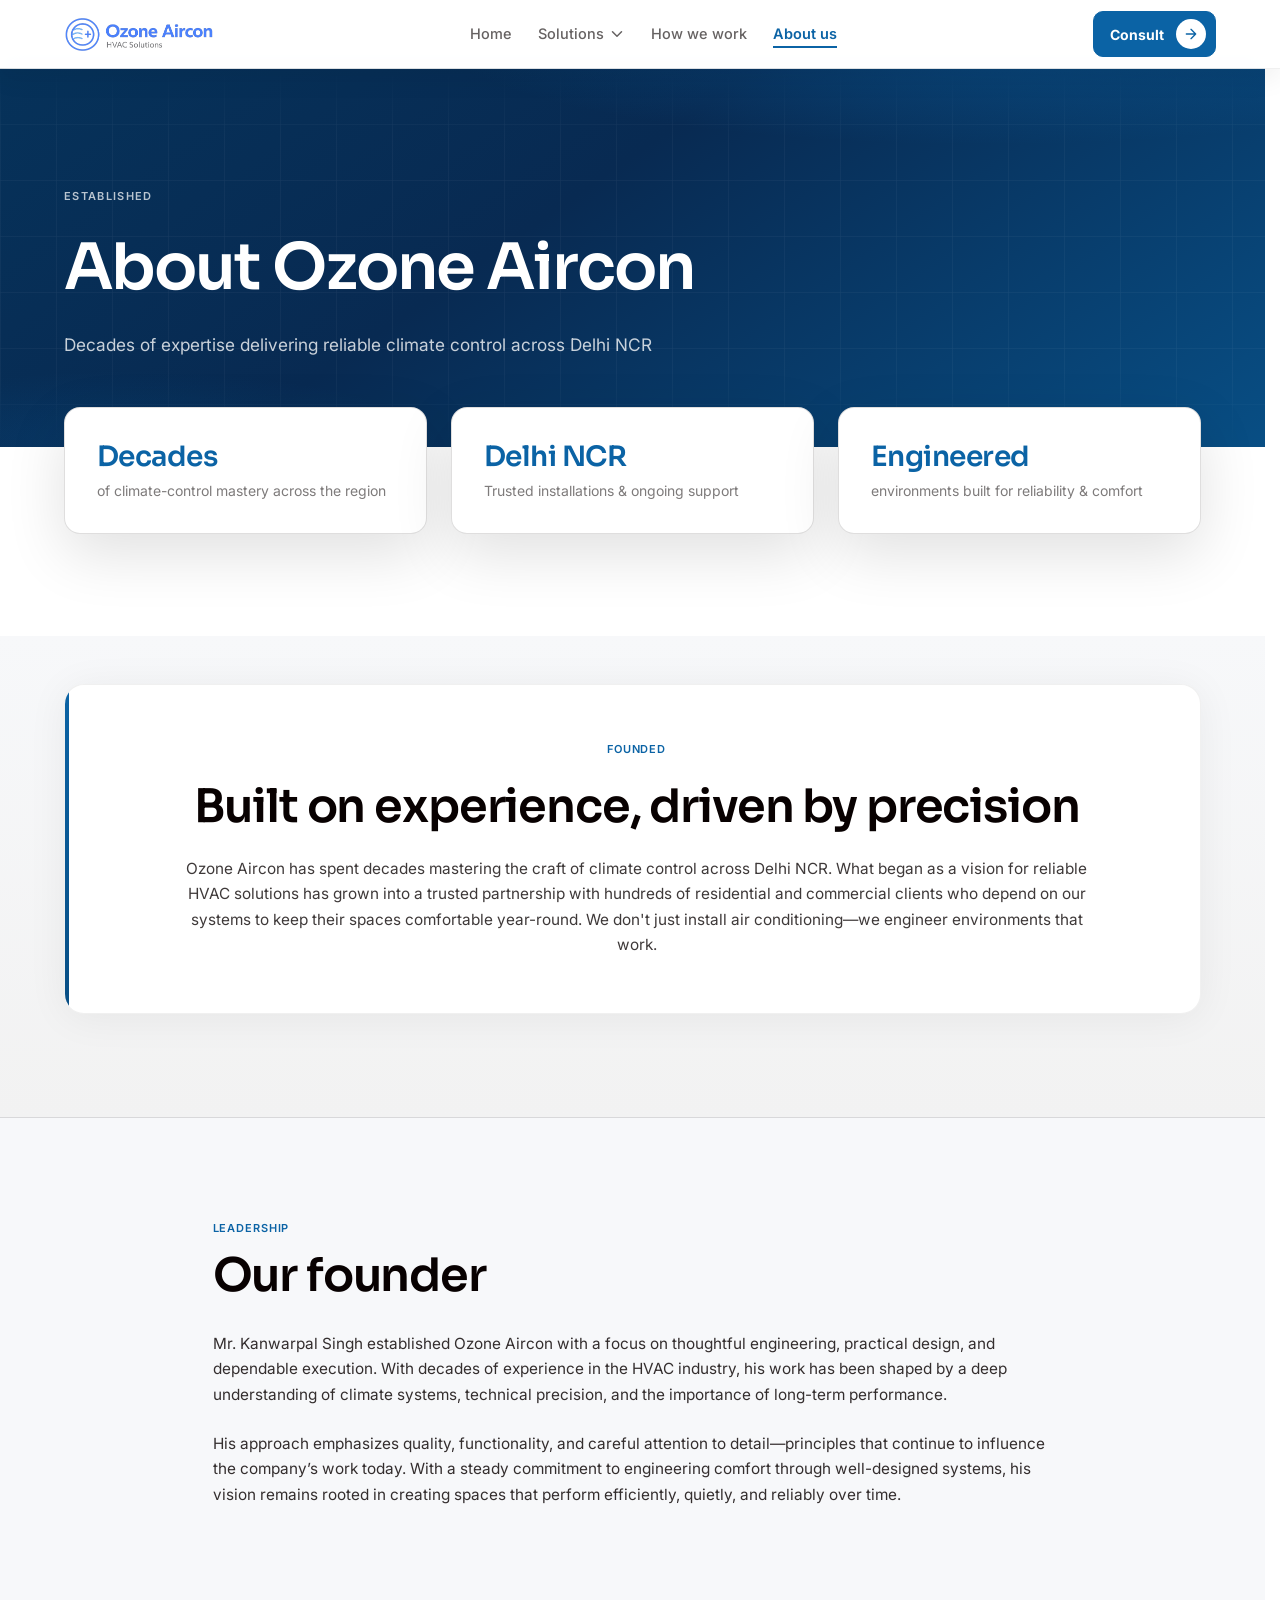
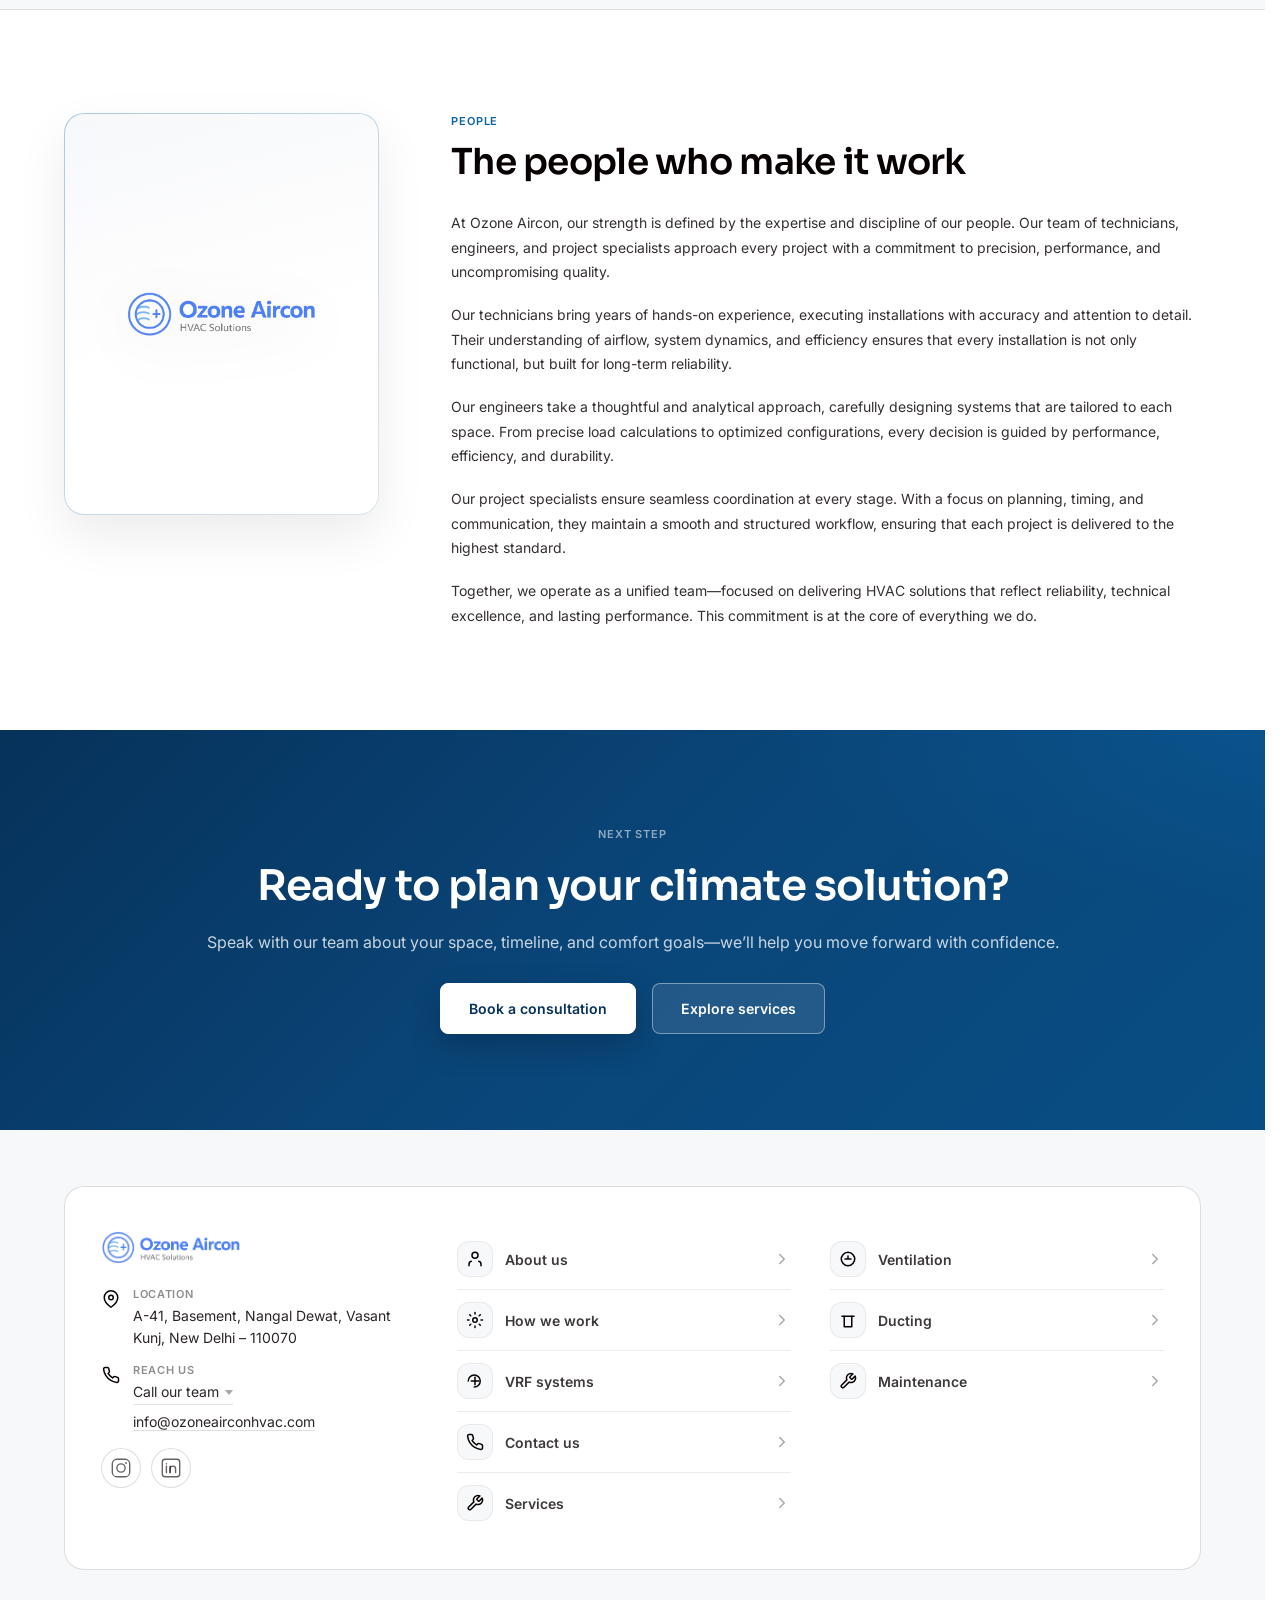
<file: about-us.html>
<!DOCTYPE html>
<html lang="en">
<head>
  <meta charset="UTF-8" />
  <meta name="viewport" content="width=device-width, initial-scale=1.0, viewport-fit=cover" />
  <link rel="icon" type="image/png" sizes="48x48" href="/favicon-48.png?v=8" />
  <link rel="icon" type="image/png" sizes="96x96" href="/favicon-96.png?v=8" />
  <link rel="icon" type="image/png" sizes="192x192" href="/favicon-192.png?v=8" />
  <link rel="shortcut icon" type="image/png" href="/favicon-48.png?v=8" />
  <link rel="icon" href="/favicon.ico?v=8" sizes="any" />
  <link rel="icon" type="image/png" href="/favicon.png?v=8" />
  <link rel="apple-touch-icon" href="/favicon-192.png?v=8" />
  <script>
    (function () {
      var l = document.createElement('link');
      l.rel = 'manifest';
      l.href = location.origin + '/site.webmanifest?v=8';
      document.head.appendChild(l);
    })();
  </script>
  <meta name="description" content="About Ozone Aircon—trusted HVAC specialists in Delhi NCR. Decades of experience in engineered climate solutions, installations, maintenance, comfort design, and a team focused on dependable delivery." />
  <meta name="robots" content="index, follow" />
  <link rel="canonical" href="https://ozoneairconhvac.com/about-us.html" />
  <meta property="og:type" content="website" />
  <meta property="og:site_name" content="Ozone Aircon" />
  <meta property="og:title" content="About Us — Ozone Aircon" />
  <meta property="og:description" content="About Ozone Aircon—trusted HVAC specialists in Delhi NCR. Decades of experience in engineered climate solutions, installations, maintenance, comfort design, and a team focused on dependable delivery." />
  <meta property="og:url" content="https://ozoneairconhvac.com/about-us.html" />
  <meta property="og:image" content="https://ozoneairconhvac.com/public/images/logo.png" />
  <meta property="og:locale" content="en_IN" />
  <meta name="twitter:card" content="summary_large_image" />
  <meta name="twitter:title" content="About Us — Ozone Aircon" />
  <meta name="twitter:description" content="About Ozone Aircon—trusted HVAC specialists in Delhi NCR. Decades of experience in engineered climate solutions, installations, maintenance, comfort design, and a team focused on dependable delivery." />
  <meta name="twitter:image" content="https://ozoneairconhvac.com/public/images/logo.png" />
  <script type="application/ld+json">
  {
    "@context": "https://schema.org",
    "@graph": [
      {
        "@type": "BreadcrumbList",
        "@id": "https://ozoneairconhvac.com/about-us.html#breadcrumb",
        "itemListElement": [
          { "@type": "ListItem", "position": 1, "name": "Home", "item": "https://ozoneairconhvac.com/" },
          { "@type": "ListItem", "position": 2, "name": "About us", "item": "https://ozoneairconhvac.com/about-us.html" }
        ]
      },
      {
        "@type": "WebPage",
        "@id": "https://ozoneairconhvac.com/about-us.html#webpage",
        "url": "https://ozoneairconhvac.com/about-us.html",
        "name": "About Us — Ozone Aircon",
        "description": "About Ozone Aircon—trusted HVAC specialists in Delhi NCR. Decades of experience in engineered climate solutions, installations, maintenance, comfort design, and a team focused on dependable delivery.",
        "isPartOf": { "@id": "https://ozoneairconhvac.com/#website" },
        "about": { "@id": "https://ozoneairconhvac.com/#organization" }
      },
      {
        "@type": "AboutPage",
        "@id": "https://ozoneairconhvac.com/about-us.html#aboutpage",
        "url": "https://ozoneairconhvac.com/about-us.html",
        "mainEntity": { "@id": "https://ozoneairconhvac.com/#organization" }
      }
    ]
  }
  </script>
  <title>About Us — Ozone Aircon</title>
  <link rel="preconnect" href="https://fonts.googleapis.com" />
  <link rel="preconnect" href="https://fonts.gstatic.com" crossorigin />
  <link href="https://fonts.googleapis.com/css2?family=Inter:wght@400;500;600;700&family=Sora:wght@600&display=swap" rel="stylesheet" />
  <style>
    /* ════════════════════════════════════════════
       DESIGN TOKENS (aligned with Home)
    ════════════════════════════════════════════ */
    :root {
      --blue:       #0B63A5;
      --blue-dark:  #084E84;
      --blue-deep:  #06325A;
      --black:      #080101;
      --white:      #FFFFFF;
      --gray-bg:    #F2F2F2;
      --gray-soft:  #F7F8FA;
      --border:     rgba(8,1,1,0.13);
      --font-sora:  'Sora', sans-serif;
      --font-inter: 'Inter', sans-serif;

      --section-pad-v: clamp(64px, 8vw, 120px);
      --section-pad-h: clamp(20px, 5vw, 96px);
      --container-gap: clamp(40px, 5.5vw, 88px);
      --shadow-sm: 0 2px 12px rgba(8,1,1,0.07);
      --shadow-md: 0 8px 32px rgba(8,1,1,0.10);
      --shadow-lg: 0 20px 60px rgba(8,1,1,0.12);
      --nav-bar-h:     68px;
    }

    /* ════════════════════════════════════════════
       RESET & BASE
    ════════════════════════════════════════════ */
    *, *::before, *::after { box-sizing: border-box; margin: 0; padding: 0; }
    html { font-size: 93.75%; scroll-behavior: smooth; overflow-x: clip; scrollbar-gutter: stable; }
    body {
      font-family: var(--font-inter);
      background: var(--white);
      color: var(--black);
      width: 100%; max-width: none; margin-inline: auto; overflow-x: clip;
    }
    a { text-decoration: none; color: inherit; }
    img { display: block; max-width: 100%; height: auto; }
    button { cursor: pointer; font-family: inherit; }

    /* ════════════════════════════════════════════
       TYPOGRAPHY SCALE
    ════════════════════════════════════════════ */
    .h1 { font-family: var(--font-sora); font-weight: 600; font-size: clamp(36px,5vw,72px); line-height: 115%; letter-spacing: -0.025em; }
    .h2 { font-family: var(--font-sora); font-weight: 600; font-size: clamp(28px,3.6vw,52px); line-height: 118%; letter-spacing: -0.025em; }
    .h3 { font-family: var(--font-sora); font-weight: 600; font-size: clamp(24px,3.1vw,44px); line-height: 122%; letter-spacing: -0.02em; }
    .tagline  { font-family: var(--font-inter); font-weight: 600; font-size: 11px; letter-spacing: 0.08em; text-transform: uppercase; line-height: 150%; color: var(--blue); }
    .text-md  { font-family: var(--font-inter); font-weight: 400; font-size: clamp(14px,1.2vw,17px); line-height: 165%; }
    .text-reg { font-family: var(--font-inter); font-weight: 400; font-size: 14px; line-height: 165%; }
    .text-sm  { font-family: var(--font-inter); font-weight: 400; font-size: 12px; line-height: 150%; }
    .text-sm-bold { font-family: var(--font-inter); font-weight: 600; font-size: 12px; line-height: 150%; }
    .text-sm-link { font-family: var(--font-inter); font-weight: 400; font-size: 12px; line-height: 150%; text-decoration: underline; }

    /* ════════════════════════════════════════════
       BUTTONS
    ════════════════════════════════════════════ */
    .btn-primary {
      display: inline-flex; align-items: center; justify-content: center; gap: 8px;
      padding: clamp(11px,1.4vw,14px) clamp(22px,2.4vw,28px);
      background: var(--blue); color: var(--white); border: 1.5px solid var(--blue); border-radius: 8px;
      font-family: var(--font-inter); font-weight: 600; font-size: clamp(14px,1.1vw,16px);
      line-height: 150%; cursor: pointer; text-decoration: none; white-space: nowrap;
      transition: transform 0.22s ease, box-shadow 0.22s ease;
    }
    .btn-primary:hover { transform: translateY(-2px); box-shadow: 0 8px 28px rgba(11,99,165,0.32); }
    .btn-primary:active { transform: translateY(0) scale(0.98); }
    .btn-primary-sm {
      display: inline-flex; align-items: center; justify-content: center;
      padding: 7px 14px;
      background: var(--blue); color: var(--white); border: 1.5px solid var(--blue); border-radius: 10px;
      font-family: var(--font-inter); font-weight: 600; font-size: 14px;
      line-height: 150%; cursor: pointer; text-decoration: none;
      transition: transform 0.22s ease, box-shadow 0.22s ease;
    }
    .btn-primary-sm:hover { transform: translateY(-2px); box-shadow: 0 6px 18px rgba(11,99,165,0.28); }
    .btn-secondary {
      display: inline-flex; align-items: center; justify-content: center; gap: 8px;
      padding: clamp(11px,1.4vw,14px) clamp(22px,2.4vw,28px);
      background: none; color: var(--black); border: 1.5px solid var(--border); border-radius: 8px;
      font-family: var(--font-inter); font-weight: 600; font-size: clamp(14px,1.1vw,16px);
      line-height: 150%; cursor: pointer; text-decoration: none;
      transition: background 0.22s ease, transform 0.22s ease, box-shadow 0.22s ease;
    }
    .btn-secondary:hover { background: var(--gray-bg); transform: translateY(-2px); box-shadow: 0 4px 14px rgba(8,1,1,0.10); }
    .btn-secondary:active { transform: translateY(0) scale(0.98); }

    /* ════════════════════════════════════════════
       NAVBAR (same as Home)
    ════════════════════════════════════════════ */
    .nav-shell {
      position: sticky; top: 0; z-index: 100;
      padding: 0 var(--section-pad-h);
      background: rgba(255,255,255,0.82);
      backdrop-filter: blur(12px) saturate(1.25);
      border-bottom: 1px solid rgba(8,1,1,0.06);
      box-shadow: 0 10px 26px rgba(8,1,1,0.06);
    }
    .nav-shell.scrolled {
      background: rgba(255,255,255,0.92);
      border-bottom: 1px solid rgba(8,1,1,0.08);
    }
    .navbar-inner {
      display: flex; flex-direction: row;
      align-items: center; justify-content: space-between; gap: 16px;
      min-height: var(--nav-bar-h);
      padding: 0;
    }
    .navbar-brand {
      display: flex; flex-direction: row; align-items: center; gap: 12px;
      text-decoration: none; color: inherit;
      flex-shrink: 0;
    }
    .navbar-logo {
      height: 52px; width: auto; max-width: 150px;
      object-fit: contain; border-radius: 10px;
      flex-shrink: 0;
    }
    .nav-links {
      display: flex; flex-direction: row; align-items: center;
      gap: clamp(14px, 2vw, 28px);
      flex: 1; justify-content: center; min-width: 0;
    }
    .nav-link {
      display: flex; align-items: center; gap: 4px;
      color: rgba(8,1,1,0.62); text-decoration: none;
      font-family: var(--font-inter); font-weight: 500;
      font-size: 14.5px; line-height: 150%; white-space: nowrap;
    }
    .nav-link.active { color: var(--blue); font-weight: 600; }
    .nav-consult {
      display: inline-flex; align-items: center; gap: 12px;
      padding: 7px 9px 7px 16px;
      background: var(--blue); color: var(--white);
      border-radius: 10px; text-decoration: none;
      font-family: var(--font-inter); font-weight: 700; font-size: 14px;
      border: 1.5px solid var(--blue);
      transition: transform 0.22s ease, box-shadow 0.22s ease;
    }
    .nav-consult:hover {
      transform: translateY(-2px);
      box-shadow: 0 8px 24px rgba(11,99,165,0.38);
    }
    .nav-consult-icon {
      width: 30px; height: 30px; border-radius: 50%;
      background: var(--white);
      display: flex; align-items: center; justify-content: center;
      flex-shrink: 0;
    }
    .nav-consult-icon svg { width: 16px; height: 16px; stroke: var(--blue); }
    .nav-hamburger {
      display: none; flex-direction: column;
      justify-content: center; align-items: center;
      width: 42px; height: 42px; gap: 5px;
      background: var(--gray-soft); border: 1px solid var(--border);
      border-radius: 10px; cursor: pointer; padding: 0;
      margin-left: auto;
    }
    .nav-hamburger span { display: block; width: 22px; height: 2px; background: var(--black); border-radius: 2px; transition: all 0.22s ease; }
    .nav-hamburger.open span:nth-child(1) { transform: translateY(7px) rotate(45deg); }
    .nav-hamburger.open span:nth-child(2) { opacity: 0; }
    .nav-hamburger.open span:nth-child(3) { transform: translateY(-7px) rotate(-45deg); }
    .mobile-menu {
      display: none; position: fixed;
      top: calc(12px + var(--nav-bar-h) + 10px + 8px);
      left: 0; right: 0;
      background: var(--white); border-bottom: 1px solid var(--border);
      z-index: 99; padding: 8px 0 16px;
      max-height: calc(100vh - 100px); overflow-y: auto;
    }
    .mobile-menu.open { display: block; }
    .mobile-nav-link {
      display: block; padding: 12px clamp(16px,4vw,24px);
      color: var(--black); text-decoration: none;
      font-family: var(--font-inter); font-weight: 400; font-size: 16px;
      border-bottom: 1px solid var(--border);
    }
    .mobile-nav-link:last-child { border-bottom: none; }
    .mobile-solutions-toggle {
      display: flex; justify-content: space-between; align-items: center;
      padding: 12px clamp(16px,4vw,24px);
      width: 100%; background: none; border: none; border-bottom: 1px solid var(--border);
      color: var(--black); font-family: var(--font-inter);
      font-weight: 400; font-size: 16px; cursor: pointer; text-align: left;
    }
    .mobile-solutions-toggle svg { width: 18px; height: 18px; transition: transform 0.22s; }
    .mobile-solutions-toggle.open svg { transform: rotate(180deg); }
    .mobile-solutions-list { display: none; background: var(--gray-bg); padding: 8px clamp(16px,4vw,24px); }
    .mobile-solutions-list.open { display: block; }
    .mobile-solution-item {
      display: block; padding: 10px 0; color: var(--black); text-decoration: none;
      font-family: var(--font-inter); font-weight: 500; font-size: 14px;
      border-bottom: 1px solid var(--border);
    }
    .mobile-solution-item:last-child { border-bottom: none; }
    .mobile-cta { padding: 16px clamp(16px,4vw,24px); }
    .mobile-cta .btn-primary { width: 100%; justify-content: center; }

    /* Solutions dropdown */
    .nav-solutions { position: relative; }
    .nav-solutions-btn {
      display: flex; align-items: center; gap: 4px;
      background: none; border: none; cursor: pointer;
      color: rgba(8,1,1,0.62); font-family: var(--font-inter);
      font-weight: 500; font-size: 14.5px; line-height: 150%;
      padding: 0; white-space: nowrap;
    }
    .nav-solutions-btn svg { width: 18px; height: 18px; flex-shrink: 0; transition: transform 0.22s ease; }
    .nav-solutions-btn.open svg { transform: rotate(180deg); }
    .solutions-dropdown {
      display: none; position: absolute;
      top: calc(100% + 14px); left: 50%;
      transform: translateX(-50%);
      width: min(640px, 94vw);
      background: var(--white);
      border: 1px solid var(--border);
      border-radius: 12px; padding: 24px 24px 20px; z-index: 200;
      box-shadow: var(--shadow-md);
    }
    .solutions-dropdown.open { display: block; }
    .solutions-dropdown-header {
      font-family: var(--font-inter); font-weight: 600;
      font-size: 11px; line-height: 150%; letter-spacing: 0.08em;
      text-transform: uppercase; color: rgba(8,1,1,0.4); margin-bottom: 14px;
    }
    .solutions-grid { display: grid; grid-template-columns: 1fr 1fr; gap: 4px; }
    .solution-item {
      display: flex; align-items: flex-start; gap: 12px;
      padding: 11px 12px; border-radius: 8px;
      cursor: pointer; text-decoration: none;
      transition: background 0.15s ease;
    }
    .solution-item:hover { background: var(--gray-bg); }
    .solution-icon {
      width: 34px; height: 34px; border-radius: 7px;
      background: var(--gray-bg);
      display: flex; align-items: center; justify-content: center; flex-shrink: 0;
    }
    .solution-icon svg { width: 17px; height: 17px; stroke: var(--black); }
    .solution-text { display: flex; flex-direction: column; gap: 2px; }
    .solution-title { font-family: var(--font-inter); font-weight: 600; font-size: 13px; line-height: 150%; color: var(--black); }
    .solution-subtitle { font-family: var(--font-inter); font-weight: 400; font-size: 11px; line-height: 150%; color: rgba(8,1,1,0.5); }
    .solutions-dropdown-divider { height: 1px; background: var(--border); margin: 14px 0; }
    .solutions-footer { display: flex; align-items: center; justify-content: flex-end; }
    .solutions-footer-link {
      font-family: var(--font-inter); font-weight: 600; font-size: 12px;
      color: var(--blue); text-decoration: none;
      display: flex; align-items: center; gap: 4px;
    }
    .solutions-footer-link svg { width: 13px; height: 13px; stroke: var(--blue); }

    /* ════════════════════════════════════════════
       ABOUT HERO — Home-aligned premium band
    ════════════════════════════════════════════ */
    .about-hero {
      position: relative;
      overflow: hidden;
      padding: clamp(72px, 10vw, 120px) var(--section-pad-h) clamp(56px, 7vw, 88px);
      background: linear-gradient(145deg, var(--blue-deep) 0%, #082a52 42%, var(--blue-dark) 100%);
      color: var(--white);
    }
    .about-hero::before {
      content: '';
      position: absolute; inset: 0;
      background:
        radial-gradient(ellipse 80% 55% at 78% -10%, rgba(11,99,165,0.45) 0%, transparent 55%),
        radial-gradient(ellipse 50% 40% at 10% 100%, rgba(11,99,165,0.22) 0%, transparent 50%);
      pointer-events: none;
    }
    .about-hero::after {
      content: '';
      position: absolute; inset: 0;
      opacity: 0.07;
      background-image:
        linear-gradient(rgba(255,255,255,0.5) 1px, transparent 1px),
        linear-gradient(90deg, rgba(255,255,255,0.5) 1px, transparent 1px);
      background-size: 56px 56px;
      pointer-events: none;
      mask-image: linear-gradient(to bottom, transparent, black 18%, black 82%, transparent);
    }
    .about-hero-inner {
      position: relative; z-index: 1;
      max-width: min(1320px, 100%);
      display: flex; flex-direction: column;
      gap: clamp(18px, 3vw, 28px);
    }
    .about-hero-tag { color: rgba(255,255,255,0.72) !important; letter-spacing: 0.12em; }
    .about-hero-title {
      font-family: var(--font-sora); font-weight: 600;
      font-size: clamp(38px, 5vw, 68px);
      line-height: 108%; letter-spacing: -0.03em;
      color: var(--white);
    }
    .about-hero-lead {
      max-width: min(920px, 100%);
      font-size: clamp(15px, 1.35vw, 18px);
      line-height: 170%;
      color: rgba(255,255,255,0.78);
    }
    .tagline-wrapper { display: flex; align-items: center; }

    /* ════════════════════════════════════════════
       STATS STRIP
    ════════════════════════════════════════════ */
    .about-stats {
      margin-top: -40px;
      padding: 0 var(--section-pad-h) var(--section-pad-v);
      position: relative; z-index: 2;
    }
    .about-stats-inner {
      width: 100%; max-width: none; margin-inline: auto;
      display: grid;
      grid-template-columns: repeat(3, 1fr);
      gap: clamp(16px, 2.4vw, 24px);
    }
    .stat-card {
      background: var(--white);
      border: 1px solid var(--border);
      border-radius: 16px;
      padding: clamp(22px, 3vw, 32px);
      box-shadow: var(--shadow-lg);
      display: flex; flex-direction: column; gap: 6px;
      transition: transform 0.28s cubic-bezier(0.22,1,0.36,1), box-shadow 0.28s ease;
    }
    .stat-card:hover {
      transform: translateY(-4px);
      box-shadow: 0 22px 56px rgba(8,1,1,0.14);
    }
    .stat-val {
      font-family: var(--font-sora); font-weight: 600;
      font-size: clamp(20px, 2.2vw, 28px);
      letter-spacing: -0.02em;
      color: var(--blue);
      line-height: 1.2;
    }
    .stat-label {
      font-family: var(--font-inter);
      font-size: clamp(13px, 1.1vw, 14px);
      color: rgba(8,1,1,0.52);
      line-height: 150%;
    }

    /* ════════════════════════════════════════════
       FOUNDED — elevated card
    ════════════════════════════════════════════ */
    .section-founded {
      background: linear-gradient(180deg, var(--gray-soft) 0%, var(--gray-bg) 100%);
      padding: clamp(28px, 4vw, 48px) var(--section-pad-h) var(--section-pad-v);
    }
    .founded-card {
      width: 100%; max-width: none; margin-inline: auto;
      background: var(--white);
      border-radius: 20px;
      border: 1px solid rgba(8,1,1,0.06);
      box-shadow: 0 4px 40px rgba(8,1,1,0.06);
      padding: clamp(36px, 5vw, 56px);
      position: relative;
      overflow: hidden;
    }
    .founded-card::before {
      content: '';
      position: absolute; top: 0; left: 0; bottom: 0; width: 4px;
      background: linear-gradient(180deg, var(--blue) 0%, var(--blue-dark) 100%);
    }
    .founded-inner {
      width: 100%; max-width: none; margin-inline: auto;
      display: flex; flex-direction: column; gap: clamp(16px, 2.2vw, 22px);
      text-align: center;
      padding-left: 8px;
    }
    .founded-tagline-wrapper { display: flex; justify-content: center; }
    .founded-text { max-width: min(920px, 100%); margin-inline: auto; color: rgba(8,1,1,0.78); }

    /* ════════════════════════════════════════════
       FOUNDER — leadership narrative
    ════════════════════════════════════════════ */
    .section-founder {
      background: var(--gray-soft);
      padding: var(--section-pad-v) var(--section-pad-h);
      border-top: 1px solid var(--border);
    }
    .founder-shell {
      width: 100%;
      max-width: min(840px, 100%);
      margin-inline: auto;
      display: flex; flex-direction: column;
      gap: clamp(20px, 3vw, 28px);
    }
    .founder-header {
      display: flex; flex-direction: column; gap: 12px;
    }
    .founder-body {
      display: flex;
      flex-direction: column;
      gap: clamp(18px, 2.5vw, 24px);
    }
    .founder-body .text-md { color: rgba(8,1,1,0.82); }

    /* ════════════════════════════════════════════
       TEAM — logo showcase + editorial (same imagery)
    ════════════════════════════════════════════ */
    .section-team {
      background: var(--white);
      padding: var(--section-pad-v) var(--section-pad-h);
      border-top: 1px solid var(--border);
    }
    .team-shell {
      width: 100%; max-width: none; margin-inline: auto;
      display: grid;
      grid-template-columns: minmax(260px, 0.42fr) 1fr;
      gap: clamp(36px, 6vw, 72px);
      align-items: start;
    }
    .team-showcase {
      position: relative;
      border-radius: 20px;
      padding: 1px;
      background: linear-gradient(135deg, rgba(11,99,165,0.35), rgba(8,78,132,0.15));
      box-shadow: 0 20px 50px rgba(8,1,1,0.08);
    }
    .team-showcase-inner {
      border-radius: 19px;
      background: linear-gradient(165deg, var(--gray-soft) 0%, var(--white) 55%);
      padding: clamp(28px, 4vw, 44px);
      display: flex; align-items: center; justify-content: center;
      min-height: clamp(260px, 32vw, 400px);
    }
    .team-showcase-logo {
      width: min(280px, 85%);
      height: auto;
      object-fit: contain;
      filter: drop-shadow(0 12px 28px rgba(8,1,1,0.12));
      transition: transform 0.5s cubic-bezier(0.22,1,0.36,1);
    }
    .team-showcase:hover .team-showcase-logo {
      transform: scale(1.03);
    }
    .team-copy {
      display: flex; flex-direction: column; gap: clamp(20px, 3vw, 28px);
    }
    .team-copy-header {
      display: flex; flex-direction: column; gap: 12px;
    }
    .team-title.h3 {
      font-size: clamp(24px, 2.8vw, 38px);
      line-height: 118%;
      letter-spacing: -0.02em;
      color: var(--black);
    }
    .team-paragraph {
      font-family: var(--font-inter); font-weight: 400;
      font-size: clamp(14px,1.08vw,16px); line-height: 174%;
      color: rgba(8,1,1,0.82);
      max-width: min(960px, 100%);
    }
    .team-paragraph p { margin-bottom: 1.35em; }
    .team-paragraph p:last-child { margin-bottom: 0; }

    /* ════════════════════════════════════════════
       CTA BAND — Home-aligned close
    ════════════════════════════════════════════ */
    .section-about-cta {
      padding: clamp(56px, 8vw, 96px) var(--section-pad-h);
      background: linear-gradient(135deg, var(--blue-deep) 0%, #0a4578 48%, var(--blue-dark) 100%);
      position: relative; overflow: hidden;
    }
    .section-about-cta::before {
      content: '';
      position: absolute; inset: 0;
      background: radial-gradient(ellipse 70% 80% at 100% 0%, rgba(11,99,165,0.35) 0%, transparent 55%);
      pointer-events: none;
    }
    .about-cta-inner {
      position: relative; z-index: 1;
      width: 100%; max-width: none; margin-inline: auto;
      text-align: center;
      display: flex; flex-direction: column; gap: 18px;
      align-items: center;
    }
    .about-cta-title {
      font-family: var(--font-sora); font-weight: 600;
      font-size: clamp(26px, 3.6vw, 42px);
      line-height: 118%;
      color: var(--white);
      letter-spacing: -0.02em;
    }
    .about-cta-lead {
      font-size: clamp(14px, 1.25vw, 17px);
      line-height: 168%;
      color: rgba(255,255,255,0.78);
      max-width: min(900px, 100%);
    }
    .about-cta-eyebrow { color: rgba(255,255,255,0.55); }
    .about-cta-actions {
      display: flex; flex-wrap: wrap; gap: 12px 16px;
      justify-content: center;
      margin-top: 10px;
    }
    .section-about-cta .btn-primary {
      background: var(--white); color: var(--blue-deep);
      border-color: var(--white);
      box-shadow: 0 12px 32px rgba(0,0,0,0.2);
    }
    .section-about-cta .btn-primary:hover {
      box-shadow: 0 16px 44px rgba(0,0,0,0.28);
    }
    .section-about-cta .btn-secondary {
      background: rgba(255,255,255,0.1);
      border-color: rgba(255,255,255,0.4);
      color: var(--white);
    }
    .section-about-cta .btn-secondary:hover {
      background: rgba(255,255,255,0.16);
    }

    /* ════════════════════════════════════════════
       FOOTER (same as Home)
    ════════════════════════════════════════════ */
    .footer {
      background: var(--gray-soft);
      padding: clamp(36px,5vw,56px) var(--section-pad-h);
      display: flex; flex-direction: column; gap: 0;
    }
    .footer-main {
      display: grid;
      grid-template-columns: minmax(240px, 0.95fr) 1fr 1fr;
      gap: clamp(24px, 3vw, 44px);
      align-items: start;
      background: var(--white);
      border: 1px solid var(--border);
      border-radius: 20px;
      padding: clamp(22px, 3.2vw, 36px);
    }
    .footer-brand-col { display: flex; flex-direction: column; gap: 16px; min-width: 0; }
    .footer-brand {
      display: inline-flex; flex-direction: row; align-items: center;
      text-decoration: none; color: inherit;
    }
    .footer-logo {
      height: 48px; width: auto; max-width: 140px; object-fit: contain;
      border-radius: 10px; flex-shrink: 0;
    }
    .footer-social { display: flex; flex-direction: row; gap: 10px; align-items: center; }
    .footer-social a { color: rgba(8,1,1,0.78); }
    .footer-social a {
      display: flex; align-items: center; justify-content: center;
      width: 40px; height: 40px; border-radius: 50%;
      border: 1px solid var(--border);
      background: rgba(255,255,255,0.9);
      transition: transform 0.22s ease, color 0.18s ease, border-color 0.18s ease, background 0.18s ease;
    }
    .footer-social a:hover {
      transform: translateY(-2px);
      color: var(--blue);
      border-color: rgba(11,99,165,0.35);
      background: rgba(11,99,165,0.05);
    }
    .footer-contact-block { display: flex; flex-direction: column; gap: 14px; min-width: 0; }
    .footer-contact-row {
      display: flex; flex-direction: row; align-items: flex-start; gap: 12px;
    }
    .footer-contact-icon {
      width: 20px; height: 20px; border-radius: 0; flex-shrink: 0;
      margin-top: 2px;
      display: flex; align-items: center; justify-content: center;
    }
    .footer-contact-icon svg { width: 18px; height: 18px; stroke: var(--blue); fill: none; }
    .footer-contact-label {
      font-family: var(--font-inter); font-weight: 600; font-size: 11px;
      color: rgba(8,1,1,0.45); text-transform: uppercase; letter-spacing: 0.06em;
      display: block; margin-bottom: 4px;
    }
    .footer-contact-value {
      font-family: var(--font-inter); font-weight: 400; font-size: 14px;
      line-height: 155%; color: rgba(8,1,1,0.86);
      margin: 0;
    }
    .footer-contact-value a {
      color: rgba(8,1,1,0.86); text-decoration: none;
      border-bottom: 1px solid rgba(8,1,1,0.12);
      transition: border-color 0.18s ease, color 0.18s ease;
    }
    .footer-contact-value a:hover { color: var(--blue); border-color: rgba(11,99,165,0.35); }

    .footer-phone { margin: 0; width: 100%; max-width: 100%; min-width: 0; }
    .footer-phone-summary {
      font-family: var(--font-inter); font-weight: 400; font-size: 14px;
      line-height: 155%; color: rgba(8,1,1,0.86);
      cursor: pointer;
      list-style: none;
      display: inline-flex; align-items: center; gap: 6px;
      user-select: none;
      border-bottom: 1px solid rgba(8,1,1,0.12);
      padding-bottom: 1px;
      width: fit-content;
      max-width: 100%;
      box-sizing: border-box;
      transition: color 0.18s ease, border-color 0.18s ease;
    }
    .footer-phone-summary::-webkit-details-marker { display: none; }
    .footer-phone-summary::marker { content: ''; }
    .footer-phone-summary::after {
      content: '';
      width: 0; height: 0;
      margin-top: 1px; flex-shrink: 0;
      border-left: 4px solid transparent; border-right: 4px solid transparent;
      border-top: 5px solid rgba(8,1,1,0.35);
      transition: transform 0.18s ease;
    }
    .footer-phone[open] .footer-phone-summary::after { transform: rotate(180deg); }
    .footer-phone-summary:hover {
      color: var(--blue);
      border-bottom-color: rgba(11,99,165,0.35);
    }
    .footer-phone-summary:focus { outline: none; }
    .footer-phone-summary:focus-visible {
      color: var(--blue);
      border-radius: 2px;
      box-shadow: 0 0 0 3px rgba(11,99,165,0.25);
    }
    .footer-phone-options {
      display: flex; flex-direction: column; gap: 8px;
      margin-top: 10px; padding-top: 10px;
      border-top: 1px solid rgba(8,1,1,0.08);
      min-width: 0;
    }
    .footer-phone-link {
      font-family: var(--font-inter); font-weight: 500; font-size: 14px;
      line-height: 150%;
      color: rgba(8,1,1,0.86); text-decoration: none;
      border-bottom: 1px solid rgba(8,1,1,0.12);
      padding-bottom: 1px; align-self: flex-start;
      transition: border-color 0.18s ease, color 0.18s ease;
    }
    .footer-phone-link:hover { color: var(--blue); border-color: rgba(11,99,165,0.35); }

    .footer-links-col { display: flex; flex-direction: column; gap: 0; padding-top: 6px; }
    .footer-link-row {
      display: flex; align-items: center; justify-content: space-between; gap: 12px;
      padding: 12px 0;
      text-decoration: none;
      border-bottom: 1px solid rgba(8,1,1,0.08);
      transition: background 0.18s ease;
    }
    .footer-link-row:last-child { border-bottom: none; }
    .footer-link-left { display: flex; align-items: center; gap: 12px; min-width: 0; }
    .footer-link-icon {
      width: 36px; height: 36px; border-radius: 12px;
      background: var(--gray-soft);
      border: 1px solid rgba(8,1,1,0.06);
      display: flex; align-items: center; justify-content: center;
      flex-shrink: 0;
    }
    .footer-link-icon svg { width: 18px; height: 18px; stroke: var(--blue); }
    .footer-link-text {
      font-family: var(--font-inter); font-weight: 600; font-size: 14px;
      color: rgba(8,1,1,0.78);
      white-space: nowrap; overflow: hidden; text-overflow: ellipsis;
    }
    .footer-link-chevron { width: 18px; height: 18px; flex-shrink: 0; color: rgba(8,1,1,0.35); transition: color 0.18s ease; }
    .footer-link-row:hover { background: rgba(11,99,165,0.04); }
    .footer-link-row:hover .footer-link-text { color: var(--blue); }
    .footer-link-row:hover .footer-link-icon { border-color: rgba(11,99,165,0.18); background: rgba(11,99,165,0.04); }
    .footer-link-row:hover .footer-link-chevron { color: var(--blue); }

    /* ════════════════════════════════════════════
       RESPONSIVE
    ════════════════════════════════════════════ */
    @media (max-width: 1200px) {
      .nav-links { gap: 20px; }
    }
    @media (max-width: 1180px) {
      .footer-main {
        grid-template-columns: 1fr 1fr;
      }
      .footer-brand-col { grid-column: 1 / -1; }
    }
    @media (max-width: 1024px) {
      .about-stats { margin-top: -28px; }
      .about-stats-inner { grid-template-columns: 1fr; max-width: 440px; }
      .team-shell { grid-template-columns: 1fr; gap: clamp(28px, 5vw, 44px); }
      .team-showcase-inner { min-height: 220px; }
    }
    @media (max-width: 900px) {
      .nav-links, .nav-consult { display: none; }
      .nav-hamburger { display: flex; }
      .solutions-dropdown { width: min(520px, 94vw); }
    }
    @media (max-width: 768px) {
      .founded-inner { text-align: left; padding-left: clamp(12px, 4vw, 24px); }
      .founded-tagline-wrapper { justify-content: flex-start; }
    }
    @media (max-width: 640px) {
      .solutions-dropdown {
        position: fixed;
        top: calc(12px + var(--nav-bar-h) + 10px + 8px);
        left: 8px; right: 8px;
        width: auto; border-radius: 10px;
        transform: translateY(-10px) scale(0.97);
      }
      .solutions-dropdown.open { transform: translateY(0) scale(1); }
      .solutions-grid { grid-template-columns: 1fr; }
      .footer-main {
        grid-template-columns: 1fr;
      }
    }
    @media (max-width: 480px) {
      .btn-primary, .btn-secondary { width: 100%; justify-content: center; }
      .footer-links-col { padding-top: 0; }
      .about-cta-actions .btn-primary,
      .about-cta-actions .btn-secondary { width: 100%; }
    }

    /* ════════════════════════════════════════════
       PREMIUM ANIMATIONS & MICRO-INTERACTIONS
    ════════════════════════════════════════════ */

    /* Page load */
    /* Scroll-reveal keyframes */
    @keyframes rvUp    { from{opacity:0;transform:translateY(30px)} to{opacity:1;transform:translateY(0)} }
    @keyframes rvLeft  { from{opacity:0;transform:translateX(-30px)} to{opacity:1;transform:translateX(0)} }
    @keyframes rvRight { from{opacity:0;transform:translateX(30px)}  to{opacity:1;transform:translateX(0)} }
    @keyframes rvScale { from{opacity:0;transform:scale(0.94)}       to{opacity:1;transform:scale(1)} }
    @keyframes rvFade  { from{opacity:0} to{opacity:1} }

    .rv, .rv-l, .rv-r, .rv-sc, .rv-fd { opacity:0; }
    .rv.on    { animation: rvUp    0.68s cubic-bezier(0.22,1,0.36,1) both; }
    .rv-l.on  { animation: rvLeft  0.68s cubic-bezier(0.22,1,0.36,1) both; }
    .rv-r.on  { animation: rvRight 0.68s cubic-bezier(0.22,1,0.36,1) both; }
    .rv-sc.on { animation: rvScale 0.55s cubic-bezier(0.22,1,0.36,1) both; }
    .rv-fd.on { animation: rvFade  0.72s ease both; }

    .s1{animation-delay:0.06s!important} .s2{animation-delay:0.13s!important}
    .s3{animation-delay:0.20s!important} .s4{animation-delay:0.27s!important}
    .s5{animation-delay:0.34s!important} .s6{animation-delay:0.41s!important}

    /* Nav underline */
    .nav-link { position:relative; transition:color 0.2s ease !important; }
    .nav-link::after { content:''; position:absolute; bottom:-3px; left:0; width:0; height:1.5px; background:var(--blue); transition:width 0.22s cubic-bezier(0.22,1,0.36,1); }
    .nav-link:hover::after, .nav-link.active::after { width:100%; }
    .nav-link:hover { color:var(--blue) !important; }
    .nav-solutions-btn { transition:color 0.2s ease !important; }
    .nav-solutions-btn:hover { color:var(--blue); }

    /* Buttons — match Home */
    .btn-primary {
      transition: transform 0.22s ease, box-shadow 0.22s ease !important;
    }
    .btn-primary:hover { transform: translateY(-2px); box-shadow: 0 8px 28px rgba(11,99,165,0.30) !important; }
    .btn-primary:active { transform: translateY(0) scale(0.98) !important; box-shadow: none !important; }
    .btn-secondary {
      transition: background 0.22s ease, transform 0.22s ease, box-shadow 0.22s ease !important;
    }
    .btn-secondary:hover {
      transform: translateY(-2px); box-shadow: 0 4px 14px rgba(8,1,1,0.09) !important;
    }
    .btn-secondary:active { transform: translateY(0) scale(0.98) !important; }
    .btn-primary-sm { transition: transform 0.22s ease, box-shadow 0.22s ease !important; }
    .btn-primary-sm:hover {
      transform: translateY(-2px); box-shadow: 0 6px 18px rgba(11,99,165,0.28) !important;
    }

    /* Solutions dropdown */
    .solutions-dropdown {
      display:block !important; visibility:hidden; opacity:0;
      transform:translateX(-50%) translateY(-10px) scale(0.97); transform-origin:top center;
      pointer-events:none;
      transition:opacity .22s ease, transform .22s cubic-bezier(0.22,1,0.36,1), visibility 0s linear .22s;
    }
    .solutions-dropdown.open {
      visibility:visible; opacity:1; transform:translateX(-50%) translateY(0) scale(1); pointer-events:auto;
      transition:opacity .22s ease, transform .22s cubic-bezier(0.22,1,0.36,1), visibility 0s linear 0s;
    }
    .solutions-dropdown.open .solution-item:nth-child(1){animation:rvUp .32s .04s cubic-bezier(0.22,1,0.36,1) both}
    .solutions-dropdown.open .solution-item:nth-child(2){animation:rvUp .32s .08s cubic-bezier(0.22,1,0.36,1) both}
    .solutions-dropdown.open .solution-item:nth-child(3){animation:rvUp .32s .12s cubic-bezier(0.22,1,0.36,1) both}
    .solutions-dropdown.open .solution-item:nth-child(4){animation:rvUp .32s .16s cubic-bezier(0.22,1,0.36,1) both}
    .solutions-dropdown.open .solution-item:nth-child(5){animation:rvUp .32s .20s cubic-bezier(0.22,1,0.36,1) both}
    .solutions-dropdown.open .solution-item:nth-child(6){animation:rvUp .32s .24s cubic-bezier(0.22,1,0.36,1) both}
    .solutions-dropdown.open .solution-item:nth-child(7){animation:rvUp .32s .28s cubic-bezier(0.22,1,0.36,1) both}
    .solutions-dropdown.open .solution-item:nth-child(8){animation:rvUp .32s .32s cubic-bezier(0.22,1,0.36,1) both}
    .solutions-dropdown.open .solution-item:nth-child(9){animation:rvUp .30s .36s cubic-bezier(0.22,1,0.36,1) both}
    .solution-item { transition:background .15s ease, transform .17s ease !important; }
    .solution-item:hover { transform:translateX(3px) !important; }
    .solution-icon { transition:background .18s ease !important; }
    .solution-item:hover .solution-icon { background:rgba(11,99,165,0.1); }

    /* Mobile menu */
    .mobile-menu {
      display:block !important; visibility:hidden; opacity:0; transform:translateY(-10px);
      pointer-events:none;
      transition:opacity .26s ease, transform .26s cubic-bezier(0.22,1,0.36,1), visibility 0s linear .26s;
    }
    .mobile-menu.open {
      visibility:visible; opacity:1; transform:translateY(0); pointer-events:auto;
      transition:opacity .26s ease, transform .26s cubic-bezier(0.22,1,0.36,1), visibility 0s linear 0s;
    }
    .mobile-nav-link { transition:background .15s ease, padding-left .18s ease !important; }
    .mobile-nav-link:hover { background:var(--gray-bg); padding-left:calc(clamp(16px,4vw,24px) + 6px) !important; }
    .mobile-solutions-list {
      display:block !important; visibility:hidden; opacity:0; max-height:0; overflow:hidden;
      pointer-events:none;
      transition:max-height .35s cubic-bezier(0.22,1,0.36,1), opacity .25s ease, visibility 0s linear .25s;
    }
    .mobile-solutions-list.open {
      visibility:visible; opacity:1; max-height:600px; pointer-events:auto;
      transition:max-height .35s cubic-bezier(0.22,1,0.36,1), opacity .25s ease, visibility 0s linear 0s;
    }

    /* Footer polish (same as Home) */
    .footer-social a svg rect, .footer-social a svg path, .footer-social a svg circle[r="4.5"] { stroke: rgba(8,1,1,0.62); transition: stroke 0.22s ease; }
    .footer-social a svg circle[r="1"] { fill: rgba(8,1,1,0.62); transition: fill 0.22s ease; }
    .footer-social a:hover svg rect, .footer-social a:hover svg path, .footer-social a:hover svg circle[r="4.5"] { stroke: var(--blue); }
    .footer-social a:hover svg circle[r="1"] { fill: var(--blue); }
    .text-sm-link { transition:color .18s ease !important; }
    .text-sm-link:hover { color:var(--blue) !important; }
    .navbar-logo { transition:transform .3s cubic-bezier(0.22,1,0.36,1) !important; }
    .navbar-logo:hover { transform:scale(1.03); }
    .footer-logo { transition:transform .3s cubic-bezier(0.22,1,0.36,1), opacity .2s ease; display:block; }
    .footer-logo:hover { transform:scale(1.04); opacity:0.82; }

    /* Reduced motion */
    @media (prefers-reduced-motion:reduce) {
      *, *::before, *::after { animation-duration:.01ms !important; transition-duration:.01ms !important; }
    }
  </style>

  <link rel="stylesheet" href="public/page-loader.css" />
  <link rel="stylesheet" href="public/nav-stability.css" />
  <link rel="stylesheet" href="public/site-mobile-guard.css" />
  <link rel="stylesheet" href="public/mobile-nav-drawer.css" />
</head>
<body>

  
  <!-- Page loader -->
  <div id="page-loader" class="page-loader" aria-busy="true">
    <div class="page-loader__box" role="status">
      <span class="page-loader__sr">Loading...</span>
      <div class="page-loader__ring" aria-hidden="true"></div>
    </div>
  </div>

  <!-- ═══════════════════════════════════════════ -->
  <!-- NAVBAR (same as Home)                      -->
  <!-- ═══════════════════════════════════════════ -->
  <div class="nav-shell">
    <nav class="navbar-inner">
      <a href="index.html" class="navbar-brand">
        <img src="public/images/logo.png" alt="Ozone Aircon" class="navbar-logo" />
      </a>

      <div class="nav-links">
        <a href="index.html" class="nav-link">Home</a>

        <div class="nav-solutions">
          <button class="nav-solutions-btn" id="solutionsBtn" onclick="toggleSolutions(event)" aria-expanded="false">
            Solutions
            <svg viewBox="0 0 24 24" fill="none" stroke="currentColor" stroke-width="2" stroke-linecap="round" stroke-linejoin="round">
              <polyline points="6 9 12 15 18 9"/>
            </svg>
          </button>

          <div class="solutions-dropdown" id="solutionsDropdown" role="menu">
            <p class="solutions-dropdown-header">Our Services</p>
            <div class="solutions-grid">

              <a href="services.html" class="solution-item" role="menuitem">
                <div class="solution-icon">
                  <svg viewBox="0 0 24 24" fill="none" stroke="currentColor" stroke-width="1.8" stroke-linecap="round" stroke-linejoin="round"><path d="M4 6h16M4 12h16M4 18h10"/></svg>
                </div>
                <div class="solution-text">
                  <span class="solution-title">Services</span>
                  <span class="solution-subtitle">Full HVAC service portfolio</span>
                </div>
              </a>

              <a href="vrf-system.html" class="solution-item" role="menuitem">
                <div class="solution-icon">
                  <svg viewBox="0 0 24 24" fill="none" stroke="currentColor" stroke-width="1.8" stroke-linecap="round" stroke-linejoin="round"><path d="M12 3v1M3 12h1M12 21v-1M21 12h-1"/><circle cx="12" cy="12" r="4"/><path d="M5.6 5.6l.7.7M18.4 5.6l-.7.7M5.6 18.4l.7-.7M18.4 18.4l-.7-.7"/></svg>
                </div>
                <div class="solution-text">
                  <span class="solution-title">VRV / VRF System</span>
                  <span class="solution-subtitle">Variable refrigerant flow systems</span>
                </div>
              </a>

              <a href="indoor-units.html" class="solution-item" role="menuitem">
                <div class="solution-icon">
                  <svg viewBox="0 0 24 24" fill="none" stroke="currentColor" stroke-width="1.8" stroke-linecap="round" stroke-linejoin="round"><rect x="2" y="7" width="20" height="10" rx="2"/><path d="M8 7V5a2 2 0 0 1 2-2h4a2 2 0 0 1 2 2v2"/><line x1="12" y1="12" x2="12" y2="12.5"/></svg>
                </div>
                <div class="solution-text">
                  <span class="solution-title">Indoor Units</span>
                  <span class="solution-subtitle">Split, cassette &amp; concealed units</span>
                </div>
              </a>

              <a href="chiller-plant.html" class="solution-item" role="menuitem">
                <div class="solution-icon">
                  <svg viewBox="0 0 24 24" fill="none" stroke="currentColor" stroke-width="1.8" stroke-linecap="round" stroke-linejoin="round"><rect x="3" y="3" width="18" height="18" rx="2"/><path d="M3 9h18M9 21V9"/></svg>
                </div>
                <div class="solution-text">
                  <span class="solution-title">Chiller Plant</span>
                  <span class="solution-subtitle">Central cooling infrastructure</span>
                </div>
              </a>

              <a href="ventilation.html" class="solution-item" role="menuitem">
                <div class="solution-icon">
                  <svg viewBox="0 0 24 24" fill="none" stroke="currentColor" stroke-width="1.8" stroke-linecap="round" stroke-linejoin="round"><path d="M12 3C6 3 3 9 3 12s3 9 9 9 9-6 9-9-3-9-9-9z"/><path d="M12 8v4M8 12h8"/></svg>
                </div>
                <div class="solution-text">
                  <span class="solution-title">Ventilation</span>
                  <span class="solution-subtitle">Fresh air &amp; circulation systems</span>
                </div>
              </a>

              <a href="ductwork-design.html" class="solution-item" role="menuitem">
                <div class="solution-icon">
                  <svg viewBox="0 0 24 24" fill="none" stroke="currentColor" stroke-width="1.8" stroke-linecap="round" stroke-linejoin="round"><path d="M4 7h16"/><path d="M4 17h16"/><path d="M9 7v10"/><path d="M15 7v10"/></svg>
                </div>
                <div class="solution-text">
                  <span class="solution-title">Ductwork Design</span>
                  <span class="solution-subtitle">Air distribution &amp; specification</span>
                </div>
              </a>

              <a href="tfas.html" class="solution-item" role="menuitem">
                <div class="solution-icon">
                  <svg viewBox="0 0 24 24" fill="none" stroke="currentColor" stroke-width="1.8" stroke-linecap="round" stroke-linejoin="round"><path d="M12 2L2 7l10 5 10-5-10-5zM2 17l10 5 10-5M2 12l10 5 10-5"/></svg>
                </div>
                <div class="solution-text">
                  <span class="solution-title">TFA's</span>
                  <span class="solution-subtitle">Treated fresh air units</span>
                </div>
              </a>

              <a href="hvac-consultancy.html" class="solution-item" role="menuitem">
                <div class="solution-icon">
                  <svg viewBox="0 0 24 24" fill="none" stroke="currentColor" stroke-width="1.8" stroke-linecap="round" stroke-linejoin="round"><path d="M9 11l3 3L22 4"/><path d="M21 12v7a2 2 0 0 1-2 2H5a2 2 0 0 1-2-2V5a2 2 0 0 1 2-2h11"/></svg>
                </div>
                <div class="solution-text">
                  <span class="solution-title">HVAC Consultancy &amp; Design</span>
                  <span class="solution-subtitle">Expert design &amp; engineering</span>
                </div>
              </a>

              <a href="hvac-maintainence.html" class="solution-item" role="menuitem">
                <div class="solution-icon">
                  <svg viewBox="0 0 24 24" fill="none" stroke="currentColor" stroke-width="1.8" stroke-linecap="round" stroke-linejoin="round"><path d="M14.7 6.3a1 1 0 0 0 0 1.4l1.6 1.6a1 1 0 0 0 1.4 0l3.77-3.77a6 6 0 0 1-7.94 7.94l-6.91 6.91a2.12 2.12 0 0 1-3-3l6.91-6.91a6 6 0 0 1 7.94-7.94l-3.76 3.76z"/></svg>
                </div>
                <div class="solution-text">
                  <span class="solution-title">Maintenance &amp; After-Sales</span>
                  <span class="solution-subtitle">Ongoing care &amp; support</span>
                </div>
              </a>

            </div>

            <div class="solutions-dropdown-divider"></div>
            <div class="solutions-footer">
              <a href="contact.html" class="solutions-footer-link">
                Book a consultation
                <svg viewBox="0 0 24 24" fill="none" stroke="currentColor" stroke-width="2" stroke-linecap="round" stroke-linejoin="round"><path d="M5 12h14M12 5l7 7-7 7"/></svg>
              </a>
            </div>
          </div>
        </div>

        <a href="how-we-work.html" class="nav-link">How we work</a>
        <a href="about-us.html" class="nav-link active">About us</a>
      </div>

      <a href="contact.html" class="nav-consult">
        Consult
        <span class="nav-consult-icon" aria-hidden="true">
          <svg viewBox="0 0 24 24" fill="none" stroke="currentColor" stroke-width="2" stroke-linecap="round" stroke-linejoin="round"><path d="M5 12h14M12 5l7 7-7 7"/></svg>
        </span>
      </a>

      <button class="nav-hamburger" id="hamburgerBtn" onclick="toggleMobileMenu()" aria-expanded="false" aria-label="Toggle navigation">
        <span></span><span></span><span></span>
      </button>
    </nav>
  </div>

  <!-- Mobile menu -->
  <div class="mobile-menu" id="mobileMenu" role="navigation">
    <a href="index.html" class="mobile-nav-link">Home</a>
    <button class="mobile-solutions-toggle" id="mobileSolutionsBtn" onclick="toggleMobileSolutions()" aria-expanded="false">
      Solutions
      <svg viewBox="0 0 24 24" fill="none" stroke="currentColor" stroke-width="2" stroke-linecap="round" stroke-linejoin="round"><polyline points="6 9 12 15 18 9"/></svg>
    </button>
    <div class="mobile-solutions-list" id="mobileSolutionsList">
      <a href="services.html" class="mobile-solution-item">Services</a>
      <a href="vrf-system.html" class="mobile-solution-item">VRV / VRF System</a>
      <a href="indoor-units.html" class="mobile-solution-item">Indoor Units</a>
      <a href="chiller-plant.html" class="mobile-solution-item">Chiller Plant</a>
      <a href="ventilation.html" class="mobile-solution-item">Ventilation</a>
      <a href="ductwork-design.html" class="mobile-solution-item">Ductwork design</a>
      <a href="tfas.html" class="mobile-solution-item">TFA's</a>
      <a href="hvac-consultancy.html" class="mobile-solution-item">HVAC Consultancy &amp; Design</a>
      <a href="hvac-maintainence.html" class="mobile-solution-item">Maintenance &amp; After-Sales Service</a>
    </div>
    <a href="how-we-work.html" class="mobile-nav-link">How we work</a>
    <a href="about-us.html" class="mobile-nav-link active">About us</a>
    <div class="mobile-cta">
      <a href="contact.html" class="btn-primary">Consult</a>
    </div>
  </div>

  <!-- ═══════════════════════════════════════════ -->
  <!-- ABOUT HERO                                 -->
  <!-- ═══════════════════════════════════════════ -->
  <section class="about-hero" data-nav-scroll-anchor>
    <div class="about-hero-inner">
      <div class="tagline-wrapper">
        <span class="tagline about-hero-tag">Established</span>
      </div>
      <h1 class="about-hero-title">About Ozone Aircon</h1>
      <p class="about-hero-lead">Decades of expertise delivering reliable climate control across Delhi NCR</p>
    </div>
  </section>

  <!-- ═══════════════════════════════════════════ -->
  <!-- HIGHLIGHTS                                 -->
  <!-- ═══════════════════════════════════════════ -->
  <section class="about-stats" aria-label="Company highlights">
    <div class="about-stats-inner">
      <div class="stat-card">
        <span class="stat-val">Decades</span>
        <span class="stat-label">of climate-control mastery across the region</span>
      </div>
      <div class="stat-card">
        <span class="stat-val">Delhi NCR</span>
        <span class="stat-label">Trusted installations &amp; ongoing support</span>
      </div>
      <div class="stat-card">
        <span class="stat-val">Engineered</span>
        <span class="stat-label">environments built for reliability &amp; comfort</span>
      </div>
    </div>
  </section>

  <!-- ═══════════════════════════════════════════ -->
  <!-- FOUNDED                                      -->
  <!-- ═══════════════════════════════════════════ -->
  <section class="section-founded">
    <div class="founded-card">
      <div class="founded-inner">
        <div class="founded-tagline-wrapper">
          <span class="tagline">Founded</span>
        </div>
        <h2 class="h2">Built on experience, driven by precision</h2>
        <p class="text-md founded-text">Ozone Aircon has spent decades mastering the craft of climate control across Delhi NCR. What began as a vision for reliable HVAC solutions has grown into a trusted partnership with hundreds of residential and commercial clients who depend on our systems to keep their spaces comfortable year-round. We don't just install air conditioning—we engineer environments that work.</p>
      </div>
    </div>
  </section>

  <!-- ═══════════════════════════════════════════ -->
  <!-- FOUNDER                                      -->
  <!-- ═══════════════════════════════════════════ -->
  <section class="section-founder" aria-labelledby="founder-heading">
    <div class="founder-shell">
      <div class="founder-header">
        <span class="tagline">Leadership</span>
        <h2 class="h2" id="founder-heading">Our founder</h2>
      </div>
      <div class="founder-body">
        <p class="text-md">Mr. Kanwarpal Singh established Ozone Aircon with a focus on thoughtful engineering, practical design, and dependable execution. With decades of experience in the HVAC industry, his work has been shaped by a deep understanding of climate systems, technical precision, and the importance of long-term performance.</p>
        <p class="text-md">His approach emphasizes quality, functionality, and careful attention to detail—principles that continue to influence the company&rsquo;s work today. With a steady commitment to engineering comfort through well-designed systems, his vision remains rooted in creating spaces that perform efficiently, quietly, and reliably over time.</p>
      </div>
    </div>
  </section>

  <!-- ═══════════════════════════════════════════ -->
  <!-- TEAM                                         -->
  <!-- ═══════════════════════════════════════════ -->
  <section class="section-team">
    <div class="team-shell">
      <div class="team-showcase">
        <div class="team-showcase-inner">
          <img src="public/images/logo.png" alt="Ozone Aircon — HVAC engineering team Delhi NCR" class="team-showcase-logo" width="400" height="120" loading="lazy" decoding="async" />
        </div>
      </div>
      <div class="team-copy">
        <div class="team-copy-header">
          <span class="tagline">People</span>
          <h2 class="h3 team-title">The people who make it work</h2>
        </div>
        <div class="team-paragraph">
          <p>At Ozone Aircon, our strength is defined by the expertise and discipline of our people. Our team of technicians, engineers, and project specialists approach every project with a commitment to precision, performance, and uncompromising quality.</p>
          <p>Our technicians bring years of hands-on experience, executing installations with accuracy and attention to detail. Their understanding of airflow, system dynamics, and efficiency ensures that every installation is not only functional, but built for long-term reliability.</p>
          <p>Our engineers take a thoughtful and analytical approach, carefully designing systems that are tailored to each space. From precise load calculations to optimized configurations, every decision is guided by performance, efficiency, and durability.</p>
          <p>Our project specialists ensure seamless coordination at every stage. With a focus on planning, timing, and communication, they maintain a smooth and structured workflow, ensuring that each project is delivered to the highest standard.</p>
          <p>Together, we operate as a unified team—focused on delivering HVAC solutions that reflect reliability, technical excellence, and lasting performance. This commitment is at the core of everything we do.</p>
        </div>
      </div>
    </div>
  </section>

  <!-- ═══════════════════════════════════════════ -->
  <!-- CTA                                          -->
  <!-- ═══════════════════════════════════════════ -->
  <section class="section-about-cta">
    <div class="about-cta-inner">
      <p class="tagline about-cta-eyebrow">Next step</p>
      <h2 class="about-cta-title">Ready to plan your climate solution?</h2>
      <p class="about-cta-lead">Speak with our team about your space, timeline, and comfort goals—we’ll help you move forward with confidence.</p>
      <div class="about-cta-actions">
        <a href="contact.html" class="btn-primary">Book a consultation</a>
        <a href="services.html" class="btn-secondary">Explore services</a>
      </div>
    </div>
  </section>

  <!-- ═══════════════════════════════════════════ -->
  <!-- FOOTER (same as Home)                      -->
  <!-- ═══════════════════════════════════════════ -->
  <footer class="footer">

    <div class="footer-main">
      <div class="footer-brand-col">
        <a href="index.html" class="footer-brand">
          <img src="public/images/logo.png" alt="Ozone Aircon" class="footer-logo" />
        </a>

        <div class="footer-contact-block">
          <div class="footer-contact-row">
            <div class="footer-contact-icon" aria-hidden="true">
              <svg viewBox="0 0 24 24" fill="none" xmlns="http://www.w3.org/2000/svg">
                <path d="M21 10c0 7-9 13-9 13s-9-6-9-13a9 9 0 0 1 18 0z" stroke="currentColor" stroke-width="2" stroke-linecap="round" stroke-linejoin="round" />
                <circle cx="12" cy="10" r="3" stroke="currentColor" stroke-width="2" />
              </svg>
            </div>
            <div>
              <span class="footer-contact-label">Location</span>
              <p class="footer-contact-value">A-41, Basement, Nangal Dewat, Vasant Kunj, New Delhi – 110070</p>
            </div>
          </div>

          <div class="footer-contact-row">
            <div class="footer-contact-icon" aria-hidden="true">
              <svg viewBox="0 0 24 24" fill="none" xmlns="http://www.w3.org/2000/svg">
                <path d="M22 16.92v3a2 2 0 0 1-2.18 2 19.79 19.79 0 0 1-8.63-3.07 19.5 19.5 0 0 1-6-6 19.79 19.79 0 0 1-3.07-8.67A2 2 0 0 1 4.11 2h3a2 2 0 0 1 2 1.72 12.84 12.84 0 0 0 .7 2.81 2 2 0 0 1-.45 2.11L8.09 9.91a16 16 0 0 0 6 6l1.27-1.27a2 2 0 0 1 2.11-.45 12.84 12.84 0 0 0 2.81.7A2 2 0 0 1 22 16.92z" stroke="currentColor" stroke-width="2" stroke-linecap="round" stroke-linejoin="round" />
              </svg>
            </div>
            <div>
              <span class="footer-contact-label">Reach us</span>
              <details class="footer-phone"><summary class="footer-phone-summary">Call our team</summary><div class="footer-phone-options" role="group" aria-label="Phone numbers"><a class="footer-phone-link" href="tel:+911145510343">+91-11-45510343</a><a class="footer-phone-link" href="tel:+919811934078">+91-9811934078</a></div></details>
              <p class="footer-contact-value" style="margin-top:6px;"><a href="mailto:info@ozoneairconhvac.com">info@ozoneairconhvac.com</a></p>
            </div>
          </div>
        </div>

        <div class="footer-social">
          <a href="https://www.instagram.com/ozoneaircon?igsh=MTBhbGd0bTM2N2xncA%3D%3D&utm_source=qr" target="_blank" rel="noopener noreferrer" aria-label="Instagram">
            <svg width="22" height="22" viewBox="0 0 24 24" fill="none" xmlns="http://www.w3.org/2000/svg">
              <rect x="2.5" y="2.5" width="19" height="19" rx="5" stroke="currentColor" stroke-width="1.5" />
              <circle cx="12" cy="12" r="4.5" stroke="currentColor" stroke-width="1.5" />
              <circle cx="17.5" cy="6.5" r="1" fill="currentColor" />
            </svg>
          </a>
          <a href="https://www.linkedin.com/in/kanwarpal-singh-13bab9406" target="_blank" rel="noopener noreferrer" aria-label="LinkedIn">
            <svg width="22" height="22" viewBox="0 0 24 24" fill="none" xmlns="http://www.w3.org/2000/svg">
              <rect x="2.5" y="2.5" width="19" height="19" rx="3" stroke="currentColor" stroke-width="1.5" />
              <path d="M7 10V17" stroke="currentColor" stroke-width="1.5" stroke-linecap="round" />
              <path d="M7 7.2V7.5" stroke="currentColor" stroke-width="1.5" stroke-linecap="round" />
              <path d="M11 17V13C11 11.3431 12.3431 10 14 10C15.6569 10 17 11.3431 17 13V17" stroke="currentColor" stroke-width="1.5" stroke-linecap="round" />
              <path d="M11 10V17" stroke="currentColor" stroke-width="1.5" stroke-linecap="round" />
            </svg>
          </a>
        </div>
      </div>

      <div class="footer-links-col">
        <a href="about-us.html" class="footer-link-row">
          <span class="footer-link-left">
            <span class="footer-link-icon" aria-hidden="true">
              <svg viewBox="0 0 24 24" fill="none" xmlns="http://www.w3.org/2000/svg">
                <path d="M20 21V19a4 4 0 0 0-3-3.87" stroke="currentColor" stroke-width="2" stroke-linecap="round" />
                <path d="M4 21V19a4 4 0 0 1 3-3.87" stroke="currentColor" stroke-width="2" stroke-linecap="round" />
                <circle cx="12" cy="7" r="4" stroke="currentColor" stroke-width="2" />
              </svg>
            </span>
            <span class="footer-link-text">About us</span>
          </span>
          <svg class="footer-link-chevron" viewBox="0 0 24 24" fill="none" xmlns="http://www.w3.org/2000/svg" stroke="currentColor" stroke-width="2" stroke-linecap="round" stroke-linejoin="round" aria-hidden="true">
            <path d="M9 18L15 12L9 6" />
          </svg>
        </a>

        <a href="how-we-work.html" class="footer-link-row">
          <span class="footer-link-left">
            <span class="footer-link-icon" aria-hidden="true">
              <svg viewBox="0 0 24 24" fill="none" xmlns="http://www.w3.org/2000/svg">
                <path d="M12 2v2" stroke="currentColor" stroke-width="2" stroke-linecap="round" />
                <path d="M12 20v2" stroke="currentColor" stroke-width="2" stroke-linecap="round" />
                <path d="M4.93 4.93l1.41 1.41" stroke="currentColor" stroke-width="2" stroke-linecap="round" />
                <path d="M17.66 17.66l1.41 1.41" stroke="currentColor" stroke-width="2" stroke-linecap="round" />
                <path d="M2 12h2" stroke="currentColor" stroke-width="2" stroke-linecap="round" />
                <path d="M20 12h2" stroke="currentColor" stroke-width="2" stroke-linecap="round" />
                <path d="M4.93 19.07l1.41-1.41" stroke="currentColor" stroke-width="2" stroke-linecap="round" />
                <path d="M17.66 6.34l1.41-1.41" stroke="currentColor" stroke-width="2" stroke-linecap="round" />
                <circle cx="12" cy="12" r="3" stroke="currentColor" stroke-width="2" />
              </svg>
            </span>
            <span class="footer-link-text">How we work</span>
          </span>
          <svg class="footer-link-chevron" viewBox="0 0 24 24" fill="none" xmlns="http://www.w3.org/2000/svg" stroke="currentColor" stroke-width="2" stroke-linecap="round" stroke-linejoin="round" aria-hidden="true">
            <path d="M9 18L15 12L9 6" />
          </svg>
        </a>

        <a href="vrf-system.html" class="footer-link-row">
          <span class="footer-link-left">
            <span class="footer-link-icon" aria-hidden="true">
              <svg viewBox="0 0 24 24" fill="none" xmlns="http://www.w3.org/2000/svg">
                <path d="M3 12c0-4.418 3.582-8 8-8s8 3.582 8 8-3.582 8-8 8" stroke="currentColor" stroke-width="2" stroke-linecap="round" />
                <path d="M7 12h10" stroke="currentColor" stroke-width="2" stroke-linecap="round" />
                <path d="M12 7v10" stroke="currentColor" stroke-width="2" stroke-linecap="round" />
              </svg>
            </span>
            <span class="footer-link-text">VRF systems</span>
          </span>
          <svg class="footer-link-chevron" viewBox="0 0 24 24" fill="none" xmlns="http://www.w3.org/2000/svg" stroke="currentColor" stroke-width="2" stroke-linecap="round" stroke-linejoin="round" aria-hidden="true">
            <path d="M9 18L15 12L9 6" />
          </svg>
        </a>

        <a href="contact.html" class="footer-link-row">
          <span class="footer-link-left">
            <span class="footer-link-icon" aria-hidden="true">
              <svg viewBox="0 0 24 24" fill="none" xmlns="http://www.w3.org/2000/svg">
                <path d="M22 16.92v3a2 2 0 0 1-2.18 2 19.79 19.79 0 0 1-8.63-3.07 19.5 19.5 0 0 1-6-6 19.79 19.79 0 0 1-3.07-8.67A2 2 0 0 1 4.11 2h3a2 2 0 0 1 2 1.72 12.84 12.84 0 0 0 .7 2.81 2 2 0 0 1-.45 2.11L8.09 9.91a16 16 0 0 0 6 6l1.27-1.27a2 2 0 0 1 2.11-.45 12.84 12.84 0 0 0 2.81.7A2 2 0 0 1 22 16.92z" stroke="currentColor" stroke-width="2" stroke-linecap="round" stroke-linejoin="round" />
              </svg>
            </span>
            <span class="footer-link-text">Contact us</span>
          </span>
          <svg class="footer-link-chevron" viewBox="0 0 24 24" fill="none" xmlns="http://www.w3.org/2000/svg" stroke="currentColor" stroke-width="2" stroke-linecap="round" stroke-linejoin="round" aria-hidden="true">
            <path d="M9 18L15 12L9 6" />
          </svg>
        </a>

        <a href="services.html" class="footer-link-row">
          <span class="footer-link-left">
            <span class="footer-link-icon" aria-hidden="true">
              <svg viewBox="0 0 24 24" fill="none" xmlns="http://www.w3.org/2000/svg">
                <path d="M14.7 6.3a1 1 0 0 0 0 1.4l1.6 1.6a1 1 0 0 0 1.4 0l3.77-3.77a6 6 0 0 1-7.94 7.94l-6.91 6.91a2.12 2.12 0 0 1-3-3l6.91-6.91a6 6 0 0 1 7.94-7.94l-3.76 3.76z" stroke="currentColor" stroke-width="2" stroke-linecap="round" stroke-linejoin="round" />
              </svg>
            </span>
            <span class="footer-link-text">Services</span>
          </span>
          <svg class="footer-link-chevron" viewBox="0 0 24 24" fill="none" xmlns="http://www.w3.org/2000/svg" stroke="currentColor" stroke-width="2" stroke-linecap="round" stroke-linejoin="round" aria-hidden="true">
            <path d="M9 18L15 12L9 6" />
          </svg>
        </a>
      </div>

      <div class="footer-links-col">
        <a href="ventilation.html" class="footer-link-row">
          <span class="footer-link-left">
            <span class="footer-link-icon" aria-hidden="true">
              <svg viewBox="0 0 24 24" fill="none" xmlns="http://www.w3.org/2000/svg">
                <path d="M12 3C6 3 3 9 3 12s3 9 9 9 9-6 9-9-3-9-9-9z" stroke="currentColor" stroke-width="2" stroke-linecap="round" stroke-linejoin="round" />
                <path d="M12 8v4M8 12h8" stroke="currentColor" stroke-width="2" stroke-linecap="round" stroke-linejoin="round" />
              </svg>
            </span>
            <span class="footer-link-text">Ventilation</span>
          </span>
          <svg class="footer-link-chevron" viewBox="0 0 24 24" fill="none" xmlns="http://www.w3.org/2000/svg" stroke="currentColor" stroke-width="2" stroke-linecap="round" stroke-linejoin="round" aria-hidden="true">
            <path d="M9 18L15 12L9 6" />
          </svg>
        </a>

        <a href="ductwork-design.html" class="footer-link-row">
          <span class="footer-link-left">
            <span class="footer-link-icon" aria-hidden="true">
              <svg viewBox="0 0 24 24" fill="none" xmlns="http://www.w3.org/2000/svg">
                <path d="M4 7h16" stroke="currentColor" stroke-width="2" stroke-linecap="round" />
                <path d="M7 7v14h10V7" stroke="currentColor" stroke-width="2" stroke-linecap="round" stroke-linejoin="round" />
              </svg>
            </span>
            <span class="footer-link-text">Ducting</span>
          </span>
          <svg class="footer-link-chevron" viewBox="0 0 24 24" fill="none" xmlns="http://www.w3.org/2000/svg" stroke="currentColor" stroke-width="2" stroke-linecap="round" stroke-linejoin="round" aria-hidden="true">
            <path d="M9 18L15 12L9 6" />
          </svg>
        </a>

        <a href="hvac-maintainence.html" class="footer-link-row">
          <span class="footer-link-left">
            <span class="footer-link-icon" aria-hidden="true">
              <svg viewBox="0 0 24 24" fill="none" xmlns="http://www.w3.org/2000/svg">
                <path d="M14.7 6.3a1 1 0 0 0 0 1.4l1.6 1.6a1 1 0 0 0 1.4 0l3.77-3.77a6 6 0 0 1-7.94 7.94l-6.91 6.91a2.12 2.12 0 0 1-3-3l6.91-6.91a6 6 0 0 1 7.94-7.94l-3.76 3.76z" stroke="currentColor" stroke-width="2" stroke-linecap="round" stroke-linejoin="round" />
              </svg>
            </span>
            <span class="footer-link-text">Maintenance</span>
          </span>
          <svg class="footer-link-chevron" viewBox="0 0 24 24" fill="none" xmlns="http://www.w3.org/2000/svg" stroke="currentColor" stroke-width="2" stroke-linecap="round" stroke-linejoin="round" aria-hidden="true">
            <path d="M9 18L15 12L9 6" />
          </svg>
        </a>
      </div>
    </div>

  </footer>

  <script>
    /* ── Desktop Solutions dropdown ── */
    function toggleSolutions(e) {
      e.stopPropagation();
      const btn = document.getElementById('solutionsBtn');
      const dd  = document.getElementById('solutionsDropdown');
      const open = dd.classList.toggle('open');
      btn.classList.toggle('open', open);
      btn.setAttribute('aria-expanded', String(open));
    }
    document.addEventListener('click', function(e) {
      const btn = document.getElementById('solutionsBtn');
      const dd  = document.getElementById('solutionsDropdown');
      if (btn && dd && !btn.contains(e.target) && !dd.contains(e.target)) {
        dd.classList.remove('open');
        btn.classList.remove('open');
        btn.setAttribute('aria-expanded','false');
      }
    });

    /* ── Mobile hamburger ── */
    function toggleMobileMenu() {
      const btn  = document.getElementById('hamburgerBtn');
      const menu = document.getElementById('mobileMenu');
      const open = menu.classList.toggle('open');
      btn.classList.toggle('open', open);
      btn.setAttribute('aria-expanded', String(open));
      document.body.style.overflow = open ? 'hidden' : '';
    }

    /* ── Mobile solutions sub-list ── */
    function toggleMobileSolutions() {
      const btn  = document.getElementById('mobileSolutionsBtn');
      const list = document.getElementById('mobileSolutionsList');
      const open = list.classList.toggle('open');
      btn.classList.toggle('open', open);
      btn.setAttribute('aria-expanded', String(open));
    }

    /* ── Escape key ── */
    document.addEventListener('keydown', function(e) {
      if (e.key !== 'Escape') return;
      ['solutionsDropdown','solutionsBtn'].forEach(id => {
        const el = document.getElementById(id);
        if (el) { el.classList.remove('open'); el.setAttribute('aria-expanded','false'); }
      });
      const menu = document.getElementById('mobileMenu');
      const hbtn = document.getElementById('hamburgerBtn');
      if (menu && menu.classList.contains('open')) {
        menu.classList.remove('open');
        hbtn.classList.remove('open');
        hbtn.setAttribute('aria-expanded','false');
        document.body.style.overflow = '';
      }
    });

    /* ── Resize ── */
    window.addEventListener('resize', function() {
      if (window.innerWidth > 900) {
        const menu = document.getElementById('mobileMenu');
        const btn  = document.getElementById('hamburgerBtn');
        if (menu && menu.classList.contains('open')) {
          menu.classList.remove('open');
          btn.classList.remove('open');
          btn.setAttribute('aria-expanded','false');
          document.body.style.overflow = '';
        }
      }
    });



    /* ═══════════════════════════════════════
       SCROLL REVEAL — IntersectionObserver
    ═══════════════════════════════════════ */
    (function () {
      'use strict';

      var map = [
        ['.about-hero-inner', ['rv-fd']],
        ['.stat-card', ['rv-sc']],
        ['.founded-card', ['rv']],
        ['.founder-shell', ['rv']],
        ['.team-showcase', ['rv-l']],
        ['.team-copy', ['rv-r', 's1']],
        ['.about-cta-inner', ['rv']],
        ['.footer-main', ['rv']],
      ];

      map.forEach(function(pair) {
        document.querySelectorAll(pair[0]).forEach(function(el, i) {
          pair[1].forEach(function(cls) { el.classList.add(cls); });
          if (pair[0] === '.stat-card') el.classList.add('s' + (i + 1));
        });
      });

      var io = new IntersectionObserver(function(entries) {
        entries.forEach(function(e) {
          if (e.isIntersecting) { e.target.classList.add('on'); io.unobserve(e.target); }
        });
      }, { threshold: 0.08, rootMargin: '0px 0px -44px 0px' });

      document.querySelectorAll('.rv,.rv-l,.rv-r,.rv-sc,.rv-fd').forEach(function(el) {
        io.observe(el);
      });

    }());
  </script>

    <script src="public/nav-glass.js" defer></script>
  <script src="public/page-loader.js" defer></script>
  <script src="public/mobile-nav-drawer.js" defer></script>
</body>
</html>
</file>
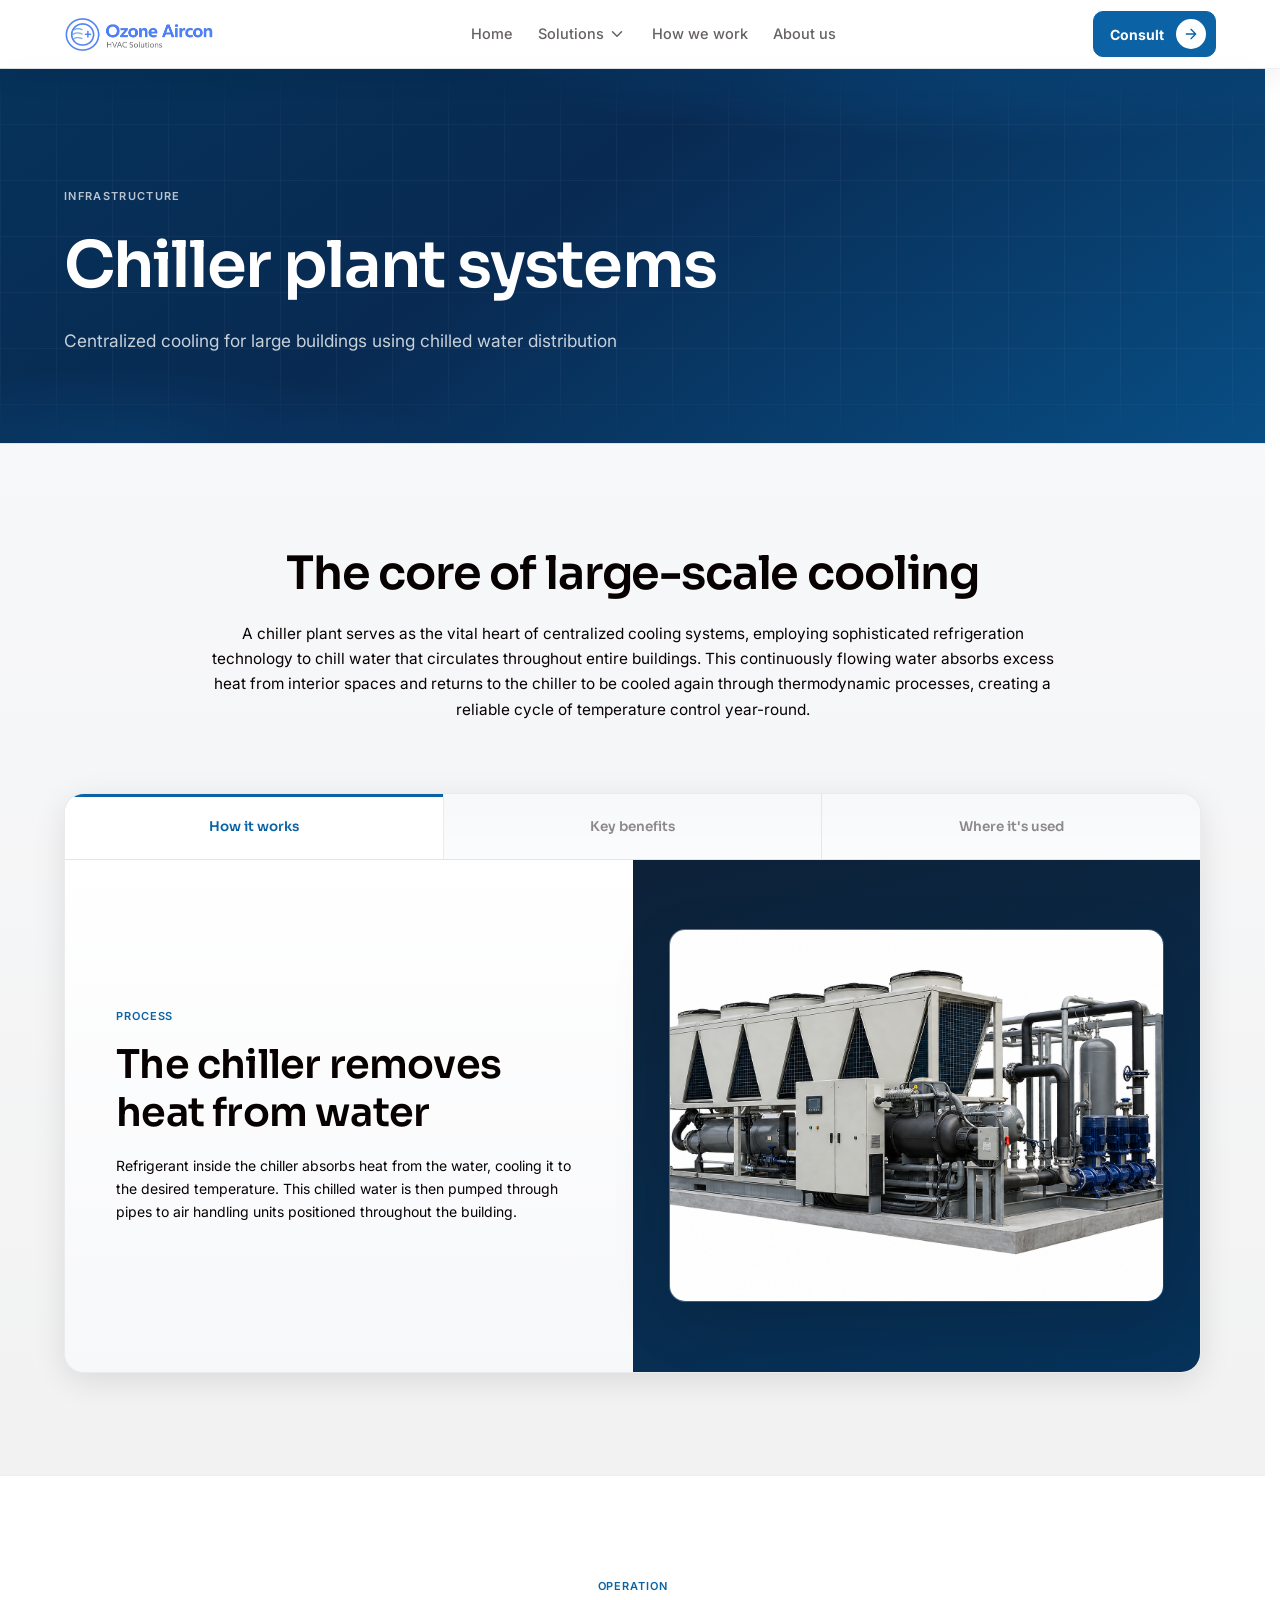
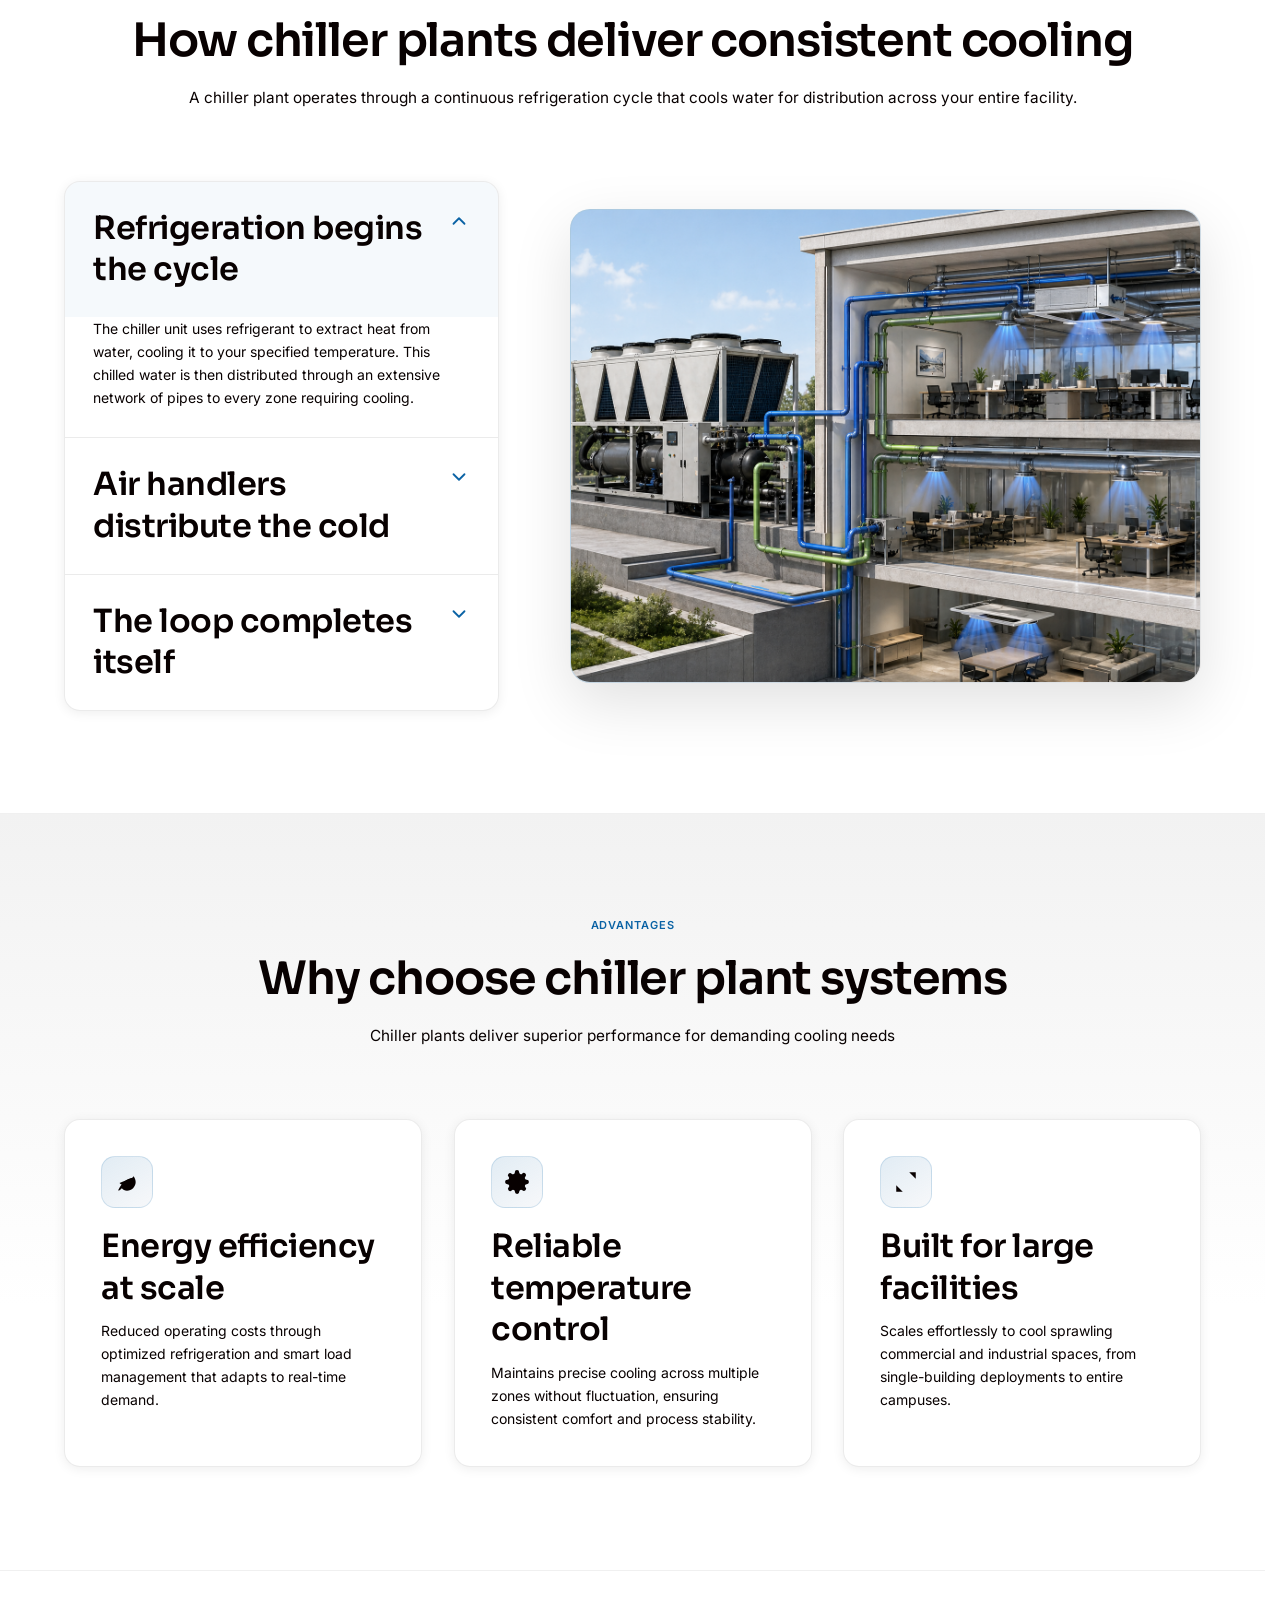
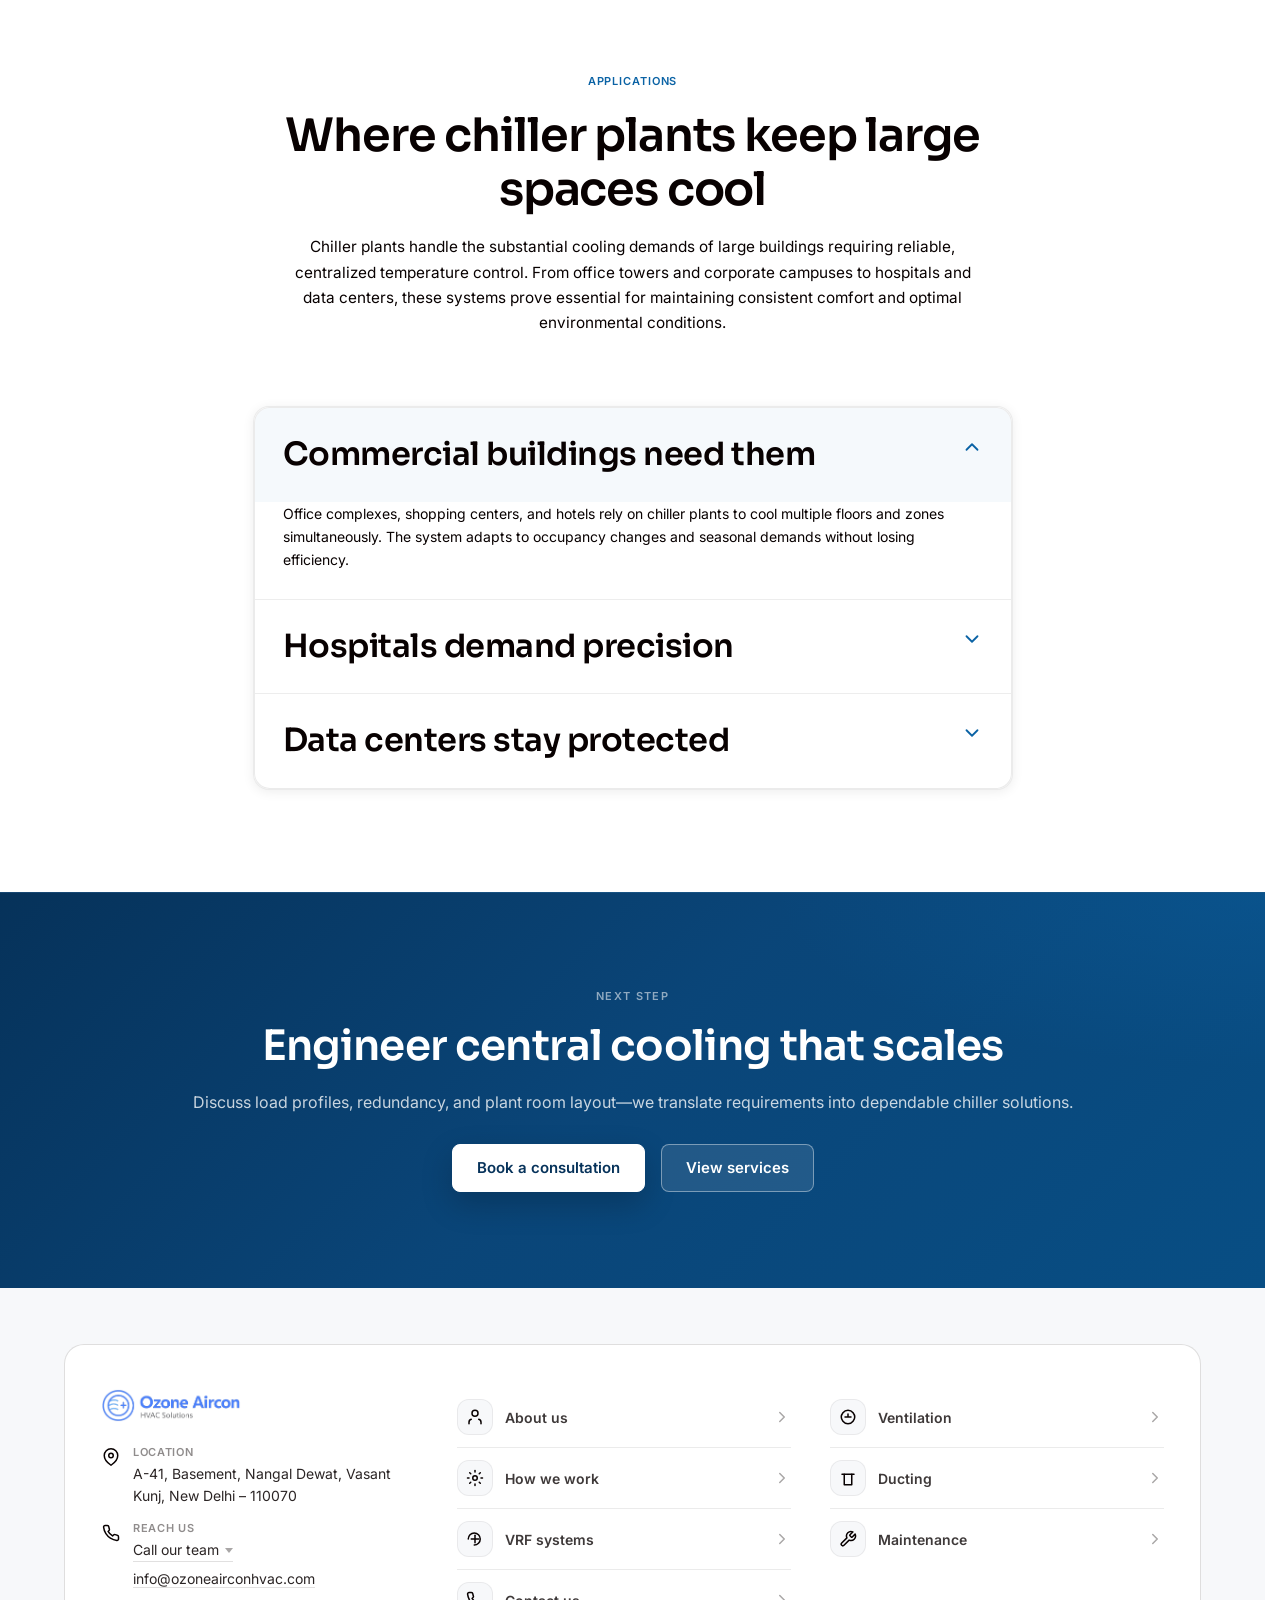
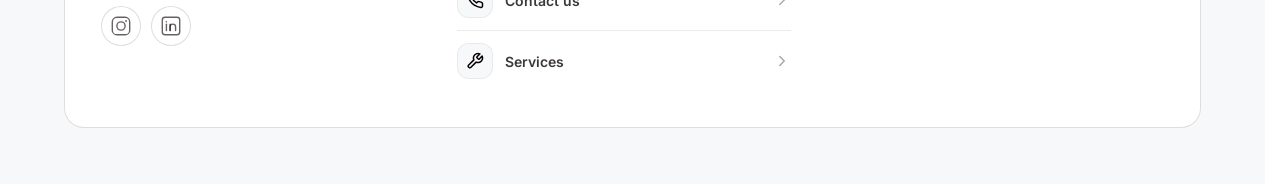
<file: chiller-plant.html>
<!DOCTYPE html>
<html lang="en">
<head>
  <meta charset="UTF-8" />
  <meta name="viewport" content="width=device-width, initial-scale=1.0, viewport-fit=cover" />
  <link rel="icon" type="image/png" sizes="48x48" href="/favicon-48.png?v=8" />
  <link rel="icon" type="image/png" sizes="96x96" href="/favicon-96.png?v=8" />
  <link rel="icon" type="image/png" sizes="192x192" href="/favicon-192.png?v=8" />
  <link rel="shortcut icon" type="image/png" href="/favicon-48.png?v=8" />
  <link rel="icon" href="/favicon.ico?v=8" sizes="any" />
  <link rel="icon" type="image/png" href="/favicon.png?v=8" />
  <link rel="apple-touch-icon" href="/favicon-192.png?v=8" />
  <script>
    (function () {
      var l = document.createElement('link');
      l.rel = 'manifest';
      l.href = location.origin + '/site.webmanifest?v=8';
      document.head.appendChild(l);
    })();
  </script>
  <meta name="description" content="Chiller plant solutions from Ozone Aircon—engineering, installation, and support for dependable central chilled-water cooling across commercial and large-scale HVAC projects in Delhi NCR." />
  <meta name="robots" content="index, follow" />
  <link rel="canonical" href="https://ozoneairconhvac.com/chiller-plant.html" />
  <meta property="og:type" content="website" />
  <meta property="og:site_name" content="Ozone Aircon" />
  <meta property="og:title" content="Chiller Plant — Ozone Aircon" />
  <meta property="og:description" content="Chiller plant solutions from Ozone Aircon—engineering, installation, and support for dependable central chilled-water cooling across commercial and large-scale HVAC projects in Delhi NCR." />
  <meta property="og:url" content="https://ozoneairconhvac.com/chiller-plant.html" />
  <meta property="og:image" content="https://ozoneairconhvac.com/public/images/logo.png" />
  <meta property="og:locale" content="en_IN" />
  <meta name="twitter:card" content="summary_large_image" />
  <meta name="twitter:title" content="Chiller Plant — Ozone Aircon" />
  <meta name="twitter:description" content="Chiller plant solutions from Ozone Aircon—engineering, installation, and support for dependable central chilled-water cooling across commercial and large-scale HVAC projects in Delhi NCR." />
  <meta name="twitter:image" content="https://ozoneairconhvac.com/public/images/logo.png" />
  <script type="application/ld+json">
  {
    "@context": "https://schema.org",
    "@graph": [
      {
        "@type": "BreadcrumbList",
        "@id": "https://ozoneairconhvac.com/chiller-plant.html#breadcrumb",
        "itemListElement": [
          { "@type": "ListItem", "position": 1, "name": "Home", "item": "https://ozoneairconhvac.com/" },
          { "@type": "ListItem", "position": 2, "name": "Services", "item": "https://ozoneairconhvac.com/services.html" },
          { "@type": "ListItem", "position": 3, "name": "Chiller plant", "item": "https://ozoneairconhvac.com/chiller-plant.html" }
        ]
      },
      {
        "@type": "WebPage",
        "@id": "https://ozoneairconhvac.com/chiller-plant.html#webpage",
        "url": "https://ozoneairconhvac.com/chiller-plant.html",
        "name": "Chiller Plant — Ozone Aircon",
        "description": "Chiller plant solutions from Ozone Aircon—engineering, installation, and support for dependable central chilled-water cooling across commercial and large-scale HVAC projects in Delhi NCR.",
        "isPartOf": { "@id": "https://ozoneairconhvac.com/#website" }
      },
      {
        "@type": "Service",
        "name": "Chiller plant engineering and installation",
        "serviceType": "Central chilled water plant HVAC",
        "url": "https://ozoneairconhvac.com/chiller-plant.html",
        "provider": { "@id": "https://ozoneairconhvac.com/#organization" },
        "areaServed": { "@type": "AdministrativeArea", "name": "Delhi NCR" }
      }
    ]
  }
  </script>
  <title>Chiller Plant — Ozone Aircon</title>
  <link rel="preconnect" href="https://fonts.googleapis.com" />
  <link rel="preconnect" href="https://fonts.gstatic.com" crossorigin />
  <link href="https://fonts.googleapis.com/css2?family=Inter:wght@400;500;600;700&family=Sora:wght@600&display=swap" rel="stylesheet" />
  <style>

    /* ═══════════════ DESIGN TOKENS (aligned with Home) ═══════════════ */
    :root {
      --white:   #FFFFFF;
      --black:   #080101;
      --blue:    #0B63A5;
      --blue-dark:  #084E84;
      --blue-deep:  #06325A;
      --gray-bg: #F2F2F2;
      --gray-soft:  #F7F8FA;
      --border:  rgba(8,1,1,0.13);
      --font-sora:  'Sora', sans-serif;
      --font-inter: 'Inter', sans-serif;
      --section-pad-v: clamp(64px, 8vw, 120px);
      --section-pad-h: clamp(20px, 5vw, 96px);
      --container-gap: clamp(40px, 5.5vw, 88px);
      --pad-v: var(--section-pad-v);
      --pad-h: var(--section-pad-h);
      --gap:   var(--container-gap);
      --shadow-sm: 0 2px 12px rgba(8,1,1,0.07);
      --shadow-md: 0 8px 32px rgba(8,1,1,0.10);
      --shadow-lg: 0 20px 60px rgba(8,1,1,0.12);
      --nav-bar-h: 68px;
    }
    *, *::before, *::after { box-sizing: border-box; margin: 0; padding: 0; }
    html { font-size: 93.75%; scroll-behavior: smooth; overflow-x: clip; scrollbar-gutter: stable; }
    body { font-family: var(--font-inter); background: var(--white); color: var(--black); width: 100%; max-width: none; margin-inline: auto; overflow-x: clip; }
    a { text-decoration: none; color: inherit; }
    img { display: block; max-width: 100%; height: auto; }
    button { cursor: pointer; font-family: inherit; }

    /* ═══════════════ TYPE ═══════════════ */
    .h1 { font-family: var(--font-sora); font-weight: 600; font-size: clamp(36px,5vw,72px); line-height: 115%; letter-spacing: -0.025em; }
    .h2 { font-family: var(--font-sora); font-weight: 600; font-size: clamp(26px,3.6vw,52px); line-height: 118%; letter-spacing: -0.025em; }
    .h3 { font-family: var(--font-sora); font-weight: 600; font-size: clamp(22px,3.1vw,44px); line-height: 122%; letter-spacing: -0.02em; }
    .h4 { font-family: var(--font-sora); font-weight: 600; font-size: clamp(20px,2.5vw,36px); line-height: 130%; letter-spacing: -0.015em; }
    .h5 { font-family: var(--font-sora); font-weight: 600; font-size: clamp(18px,2vw,28px); line-height: 138%; letter-spacing: -0.01em; }
    .tagline { font-family: var(--font-inter); font-weight: 600; font-size: 11px; letter-spacing: 0.08em; text-transform: uppercase; line-height: 150%; color: var(--blue); }
    .text-md  { font-family: var(--font-inter); font-weight: 400; font-size: clamp(14px,1.2vw,17px); line-height: 165%; }
    .text-reg { font-family: var(--font-inter); font-weight: 400; font-size: 14px; line-height: 165%; }
    .text-sm  { font-family: var(--font-inter); font-weight: 400; font-size: 12px; line-height: 150%; }
    .text-sm-bold { font-family: var(--font-inter); font-weight: 600; font-size: 12px; line-height: 150%; }
    .text-sm-link { font-family: var(--font-inter); font-weight: 400; font-size: 12px; line-height: 150%; text-decoration: underline; }
    .h6 { font-family: var(--font-sora); font-weight: 600; font-size: clamp(16px, 1.45vw, 20px); line-height: 130%; letter-spacing: -0.01em; color: var(--black); }

    /* ═══════════════ BUTTONS (same as Home) ═══════════════ */
    .btn-primary, .btn-secondary, .btn-primary-sm {
      display: inline-flex; align-items: center; justify-content: center;
      gap: 8px; border-radius: 8px; cursor: pointer;
      font-family: var(--font-inter); font-weight: 600;
      font-size: 15px; line-height: 150%; text-decoration: none;
      white-space: nowrap;
    }
    .btn-primary    { padding: 12px 24px; background: var(--blue); color: var(--white); border: 1.5px solid var(--blue); }
    .btn-secondary  { padding: 12px 24px; background: transparent; color: var(--black); border: 1.5px solid var(--border); }
    .btn-primary-sm { padding: 8px 18px; background: var(--blue); color: var(--white); border: 1.5px solid var(--blue); }
    .btn-link {
      display: inline-flex; align-items: center; gap: 6px;
      font-family: var(--font-inter); font-weight: 500; font-size: clamp(14px,1.1vw,16px);
      color: var(--black); text-decoration: none; padding: 8px 0;
    }
    .btn-link svg { width: 20px; height: 20px; stroke: var(--black); transition: transform 0.2s ease; }
    .btn-link:hover svg { transform: translateX(4px); }

    /* ═══════════════ NAVBAR (same as Home) ═══════════════ */
    .nav-shell {
      position: sticky; top: 0; z-index: 100;
      padding: 0 var(--section-pad-h);
      background: rgba(255,255,255,0.82);
      backdrop-filter: blur(12px) saturate(1.25);
      border-bottom: 1px solid rgba(8,1,1,0.06);
      box-shadow: 0 10px 26px rgba(8,1,1,0.06);
    }
    .nav-shell.scrolled {
      background: rgba(255,255,255,0.92);
      border-bottom: 1px solid rgba(8,1,1,0.08);
    }
    .navbar-inner {
      display: flex; flex-direction: row;
      align-items: center; justify-content: space-between; gap: 16px;
      min-height: var(--nav-bar-h);
      padding: 0;
    }
    .navbar-brand {
      display: flex; flex-direction: row; align-items: center; gap: 12px;
      text-decoration: none; color: inherit;
      flex-shrink: 0;
    }
    .navbar-logo {
      height: 52px; width: auto; max-width: 150px;
      object-fit: contain; border-radius: 10px;
      flex-shrink: 0;
    }
    .nav-links {
      display: flex; flex-direction: row; align-items: center;
      gap: clamp(14px, 2vw, 28px);
      flex: 1; justify-content: center; min-width: 0;
    }
    .nav-link {
      display: flex; align-items: center; gap: 4px;
      color: rgba(8,1,1,0.62); text-decoration: none;
      font-family: var(--font-inter); font-weight: 500;
      font-size: 14.5px; line-height: 150%; white-space: nowrap;
    }
    .nav-link.active { color: var(--blue); font-weight: 600; }
    .nav-consult {
      display: inline-flex; align-items: center; gap: 12px;
      padding: 7px 9px 7px 16px;
      background: var(--blue); color: var(--white);
      border-radius: 10px; text-decoration: none;
      font-family: var(--font-inter); font-weight: 700; font-size: 14px;
      border: 1.5px solid var(--blue);
      transition: transform 0.22s ease, box-shadow 0.22s ease;
    }
    .nav-consult:hover {
      transform: translateY(-2px);
      box-shadow: 0 8px 24px rgba(11,99,165,0.38);
    }
    .nav-consult-icon {
      width: 30px; height: 30px; border-radius: 50%;
      background: var(--white);
      display: flex; align-items: center; justify-content: center;
      flex-shrink: 0;
    }
    .nav-consult-icon svg { width: 16px; height: 16px; stroke: var(--blue); }
    .nav-hamburger {
      display: none; flex-direction: column;
      justify-content: center; align-items: center;
      width: 42px; height: 42px; gap: 5px;
      background: var(--gray-soft); border: 1px solid var(--border);
      border-radius: 10px; cursor: pointer; padding: 0;
      margin-left: auto;
    }
    .nav-hamburger span { display: block; width: 22px; height: 2px; background: var(--black); border-radius: 2px; transition: all 0.22s ease; }
    .nav-hamburger.open span:nth-child(1) { transform: translateY(7px) rotate(45deg); }
    .nav-hamburger.open span:nth-child(2) { opacity: 0; }
    .nav-hamburger.open span:nth-child(3) { transform: translateY(-7px) rotate(-45deg); }
    .mobile-menu {
      display: none; position: fixed;
      top: calc(12px + var(--nav-bar-h) + 10px + 8px);
      left: 0; right: 0;
      background: var(--white); border-bottom: 1px solid var(--border);
      z-index: 99; padding: 8px 0 16px;
      max-height: calc(100vh - 100px); overflow-y: auto;
    }
    .mobile-menu.open { display: block; }
    .mobile-nav-link {
      display: block; padding: 12px clamp(16px,4vw,24px);
      color: var(--black); text-decoration: none;
      font-family: var(--font-inter); font-weight: 400; font-size: 16px;
      border-bottom: 1px solid var(--border);
    }
    .mobile-nav-link:last-child { border-bottom: none; }
    .mobile-solutions-toggle {
      display: flex; justify-content: space-between; align-items: center;
      padding: 12px clamp(16px,4vw,24px);
      width: 100%; background: none; border: none; border-bottom: 1px solid var(--border);
      color: var(--black); font-family: var(--font-inter);
      font-weight: 400; font-size: 16px; cursor: pointer; text-align: left;
    }
    .mobile-solutions-toggle svg { width: 18px; height: 18px; transition: transform 0.22s; stroke: var(--black); }
    .mobile-solutions-toggle.open svg { transform: rotate(180deg); }
    .mobile-solutions-list { display: none; background: var(--gray-bg); padding: 8px clamp(16px,4vw,24px); }
    .mobile-solutions-list.open { display: block; }
    .mobile-solution-item {
      display: block; padding: 10px 0; color: var(--black); text-decoration: none;
      font-family: var(--font-inter); font-weight: 500; font-size: 14px;
      border-bottom: 1px solid var(--border);
    }
    .mobile-solution-item:last-child { border-bottom: none; }
    .mobile-cta { padding: 16px clamp(16px,4vw,24px); }
    .mobile-cta .btn-primary { width: 100%; justify-content: center; }

    /* Solutions dropdown */
    .nav-solutions { position: relative; }
    .nav-solutions-btn {
      display: flex; align-items: center; gap: 4px;
      background: none; border: none; cursor: pointer;
      color: rgba(8,1,1,0.62); font-family: var(--font-inter);
      font-weight: 500; font-size: 14.5px; line-height: 150%;
      padding: 0; white-space: nowrap;
    }
    .nav-solutions-btn svg { width: 18px; height: 18px; flex-shrink: 0; transition: transform 0.22s ease; stroke: currentColor; }
    .nav-solutions-btn.open svg { transform: rotate(180deg); }
    .solutions-dropdown {
      display: none; position: absolute;
      top: calc(100% + 14px); left: 50%;
      transform: translateX(-50%);
      width: min(640px, 94vw);
      background: var(--white);
      border: 1px solid var(--border);
      border-radius: 12px; padding: 24px 24px 20px; z-index: 200;
      box-shadow: var(--shadow-md);
    }
    .solutions-dropdown.open { display: block; }
    .solutions-dropdown-header {
      font-family: var(--font-inter); font-weight: 600;
      font-size: 11px; line-height: 150%; letter-spacing: 0.08em;
      text-transform: uppercase; color: rgba(8,1,1,0.4); margin-bottom: 14px;
    }
    .solutions-grid { display: grid; grid-template-columns: 1fr 1fr; gap: 4px; }
    .solution-item {
      display: flex; align-items: flex-start; gap: 12px;
      padding: 11px 12px; border-radius: 8px;
      cursor: pointer; text-decoration: none;
      transition: background 0.15s ease;
    }
    .solution-item:hover { background: var(--gray-bg); }
    .solution-icon {
      width: 34px; height: 34px; border-radius: 7px;
      background: var(--gray-bg);
      display: flex; align-items: center; justify-content: center; flex-shrink: 0;
    }
    .solution-icon svg { width: 17px; height: 17px; stroke: var(--black); }
    .solution-text { display: flex; flex-direction: column; gap: 2px; }
    .solution-title { font-family: var(--font-inter); font-weight: 600; font-size: 13px; line-height: 150%; color: var(--black); }
    .solution-subtitle { font-family: var(--font-inter); font-weight: 400; font-size: 11px; line-height: 150%; color: rgba(8,1,1,0.5); }
    .solutions-dropdown-divider { height: 1px; background: var(--border); margin: 14px 0; }
    .solutions-footer { display: flex; align-items: center; justify-content: flex-end; }
    .solutions-footer-link {
      font-family: var(--font-inter); font-weight: 600; font-size: 12px;
      color: var(--blue); text-decoration: none;
      display: flex; align-items: center; gap: 4px;
    }
    .solutions-footer-link svg { width: 13px; height: 13px; stroke: var(--blue); }

    /* ════════════════════════════════════════════
       PAGE HERO (aligned with Services / VRF)
    ════════════════════════════════════════════ */
    .about-hero {
      position: relative; overflow: hidden;
      padding: clamp(72px, 10vw, 120px) var(--section-pad-h) clamp(56px, 7vw, 88px);
      background: linear-gradient(145deg, var(--blue-deep) 0%, #082a52 42%, var(--blue-dark) 100%);
      color: var(--white);
    }
    .about-hero::before {
      content: ''; position: absolute; inset: 0;
      background:
        radial-gradient(ellipse 80% 55% at 78% -10%, rgba(11,99,165,0.45) 0%, transparent 55%),
        radial-gradient(ellipse 50% 40% at 10% 100%, rgba(11,99,165,0.22) 0%, transparent 50%);
      pointer-events: none;
    }
    .about-hero::after {
      content: ''; position: absolute; inset: 0; opacity: 0.07;
      background-image:
        linear-gradient(rgba(255,255,255,0.5) 1px, transparent 1px),
        linear-gradient(90deg, rgba(255,255,255,0.5) 1px, transparent 1px);
      background-size: 56px 56px;
      pointer-events: none;
      mask-image: linear-gradient(to bottom, transparent, black 18%, black 82%, transparent);
    }
    .about-hero-inner {
      position: relative; z-index: 1;
      max-width: min(1320px, 100%);
      display: flex; flex-direction: column;
      gap: clamp(18px, 3vw, 26px);
    }
    .about-hero-tag { color: rgba(255,255,255,0.72) !important; letter-spacing: 0.12em; }
    .about-hero-title {
      font-family: var(--font-sora); font-weight: 600;
      font-size: clamp(36px, 5vw, 64px);
      line-height: 108%; letter-spacing: -0.03em;
      color: var(--white);
    }
    .about-hero-lead {
      max-width: min(920px, 100%);
      font-size: clamp(15px, 1.35vw, 18px);
      line-height: 170%;
      color: rgba(255,255,255,0.78);
    }
    .tagline-wrapper { display: flex; align-items: center; }

    /* ════════════════════════════════════════════
       CORE SECTION (tabs — chiller-tab.png in tab 1)
    ════════════════════════════════════════════ */
    .section-core {
      background: linear-gradient(180deg, var(--gray-soft) 0%, var(--gray-bg) 100%);
      padding: var(--section-pad-v) var(--section-pad-h);
      border-top: 1px solid rgba(8,1,1,0.06);
    }
    .core-shell { width: 100%; max-width: none; margin-inline: auto; }
    .core-header {
      max-width: 860px; margin: 0 auto;
      display: flex; flex-direction: column; gap: 20px; text-align: center;
      margin-bottom: clamp(44px, 5.5vw, 72px);
    }
    .core-header .tagline { color: var(--blue); }
    .info-tabs-wrap {
      border: 1px solid rgba(8,1,1,0.08);
      border-radius: 20px; overflow: hidden;
      background: var(--white);
      box-shadow: var(--shadow-md);
    }
    .info-tabs-menu {
      display: flex; border-bottom: 1px solid rgba(8,1,1,0.08);
      background: linear-gradient(180deg, var(--gray-soft) 0%, rgba(247,248,250,0.5) 100%);
      overflow-x: auto; scrollbar-width: none;
    }
    .info-tab-btn {
      flex: 1; min-width: 120px;
      padding: clamp(16px, 2vw, 24px) clamp(18px, 2.8vw, 36px);
      background: transparent; border: none; border-right: 1px solid rgba(8,1,1,0.08);
      font-family: var(--font-sora); font-weight: 600;
      font-size: clamp(13px, 1.05vw, 16px); color: rgba(8,1,1,0.45);
      cursor: pointer; text-align: center; white-space: nowrap;
      transition: color 0.2s ease, background 0.2s ease, box-shadow 0.2s ease;
    }
    .info-tab-btn:last-child { border-right: none; }
    .info-tab-btn.active {
      color: var(--blue); background: var(--white); font-weight: 600;
      box-shadow: inset 0 3px 0 var(--blue);
    }
    .info-tab-btn:hover:not(.active) { color: var(--black); background: rgba(11,99,165,0.04); }

    .info-tab-pane { display: none; }
    .info-tab-pane.active { display: flex; }
    .info-tab-pane-inner {
      display: flex; align-items: stretch;
      min-height: clamp(320px, 40vw, 520px);
    }
    .info-tab-content {
      flex: 0 0 50%; display: flex; flex-direction: column;
      justify-content: center; gap: 20px;
      padding: clamp(32px, 4vw, 52px);
      background: linear-gradient(180deg, var(--white) 0%, var(--gray-soft) 100%);
    }
    .info-tab-media {
      flex: 0 0 50%;
      position: relative;
      padding: clamp(24px, 3vw, 36px);
      display: flex; align-items: center; justify-content: center;
      background: linear-gradient(165deg, #0d2138 0%, var(--blue-deep) 100%);
    }
    .info-tab-frame {
      width: 100%; max-height: 100%; border-radius: 16px; overflow: hidden;
      padding: 1px;
      background: linear-gradient(135deg, rgba(255,255,255,0.35), rgba(11,99,165,0.4));
      box-shadow: var(--shadow-lg);
    }
    .info-tab-image {
      flex: none;
      position: relative;
      overflow: hidden;
      border-radius: 15px;
      background: rgba(0,0,0,0.2);
      aspect-ratio: 4 / 3;
      max-height: min(440px, 48vh);
    }
    .info-tab-image img {
      position: absolute; inset: 0;
      width: 100%; height: 100%; object-fit: cover;
      transition: transform 0.65s cubic-bezier(0.22, 1, 0.36, 1);
    }
    .info-tab-pane-inner:hover .info-tab-image img { transform: scale(1.035); }

    .info-tab-content.full-width {
      flex: 1; flex-basis: 100%;
      background: linear-gradient(180deg, var(--white) 0%, var(--gray-soft) 52%);
      justify-content: center;
      padding: clamp(40px, 6vw, 72px) clamp(32px, 5vw, 72px);
    }
    .info-tab-pane-inner:has(.info-tab-content.full-width) {
      min-height: 0;
      flex-direction: column;
    }

    /* ════════════════════════════════════════════
       OPERATION SECTION (accordion + chiller-operation.png)
    ════════════════════════════════════════════ */
    .section-operation {
      background: var(--white);
      padding: var(--section-pad-v) var(--section-pad-h);
      border-top: 1px solid rgba(8,1,1,0.06);
    }
    .operation-shell { width: 100%; max-width: none; margin-inline: auto; }
    .operation-header {
      display: flex; flex-direction: column; align-items: center;
      gap: 18px; text-align: center;
      margin-bottom: clamp(44px, 5.5vw, 72px);
    }

    .operation-inner {
      display: grid;
      grid-template-columns: clamp(280px, 34vw, 460px) 1fr;
      gap: clamp(36px, 5.5vw, 72px);
      align-items: center;
    }

    .op-accordion {
      display: flex; flex-direction: column;
      background: var(--white);
      border: 1px solid rgba(8,1,1, 0.08);
      border-radius: 16px;
      overflow: hidden;
      box-shadow: var(--shadow-sm);
    }
    .op-item {
      border-bottom: 1px solid rgba(8,1,1,0.08);
      cursor: pointer;
      transition: background 0.18s ease;
    }
    .op-item:last-child { border-bottom: none; }
    .op-item-header {
      display: flex; align-items: flex-start; justify-content: space-between;
      gap: 16px;
      padding: clamp(18px, 2.2vw, 26px) clamp(20px, 2.5vw, 28px);
    }
    .op-item-title { display: flex; flex-direction: column; gap: 8px; flex: 1; }
    .op-item-chevron {
      width: 22px; height: 22px; flex-shrink: 0; margin-top: 2px;
      transition: transform 0.24s ease;
    }
    .op-item-chevron svg { width: 22px; height: 22px; stroke: var(--blue); }
    .op-item.open .op-item-chevron { transform: rotate(180deg); }
    .op-item.open .op-item-header { background: rgba(11,99,165,0.04); }

    .op-item-body {
      max-height: 0; overflow: hidden;
      transition: max-height 0.4s cubic-bezier(0.22,1,0.36,1);
    }
    .op-item.open .op-item-body { max-height: 320px; }
    .op-item-body-inner {
      padding: 0 clamp(20px, 2.5vw, 28px) clamp(20px, 2.5vw, 28px);
    }

    .op-image-wrap-shell {
      position: relative;
      border-radius: 20px;
      padding: 1px;
      background: linear-gradient(135deg, rgba(11,99,165,0.35), rgba(8,1,1,0.1));
      box-shadow: var(--shadow-lg);
      transition: transform 0.35s ease, box-shadow 0.35s ease;
    }
    .op-image-wrap-shell:hover {
      transform: translateY(-4px);
      box-shadow: 0 24px 56px rgba(8,1,1,0.14);
    }
    .op-image-wrap {
      border-radius: 19px; overflow: hidden;
      aspect-ratio: 4/3;
      position: relative;
      background: var(--gray-bg);
    }
    .op-image-wrap img {
      width: 100%; height: 100%; object-fit: cover; display: block;
      transition: transform 0.65s cubic-bezier(0.22, 1, 0.36, 1);
    }
    .op-image-wrap-shell:hover .op-image-wrap img { transform: scale(1.04); }

    /* ════════════════════════════════════════════
       ADVANTAGES SECTION
    ════════════════════════════════════════════ */
    .section-advantages {
      background: linear-gradient(180deg, var(--gray-bg) 0%, var(--white) 65%);
      padding: var(--section-pad-v) var(--section-pad-h);
      border-top: 1px solid rgba(8,1,1,0.06);
    }
    .advantages-shell { width: 100%; max-width: none; margin-inline: auto; }
    .advantages-header {
      display: flex; flex-direction: column; align-items: center;
      gap: 18px; text-align: center;
      margin-bottom: clamp(44px, 5.5vw, 72px);
    }

    .advantages-grid {
      display: grid;
      grid-template-columns: repeat(3, 1fr);
      gap: clamp(20px, 2.5vw, 32px);
    }
    .advantage-card {
      background: var(--white);
      border: 1px solid rgba(8,1,1,0.08);
      border-radius: 16px;
      padding: clamp(26px, 3.2vw, 36px);
      display: flex; flex-direction: column; gap: 18px;
      box-shadow: var(--shadow-sm);
    }

    .advantage-icon {
      width: 52px; height: 52px;
      display: flex; align-items: center; justify-content: center;
      background: linear-gradient(145deg, rgba(11,99,165,0.12), var(--gray-soft));
      border-radius: 14px;
      border: 1px solid rgba(11,99,165,0.15);
    }
    .advantage-icon svg { width: 26px; height: 26px; fill: var(--black); }
    .advantage-content { display: flex; flex-direction: column; gap: 10px; }

    /* ════════════════════════════════════════════
       APPLICATIONS SECTION
    ════════════════════════════════════════════ */
    .section-applications {
      background: var(--white);
      padding: var(--section-pad-v) var(--section-pad-h);
      border-top: 1px solid rgba(8,1,1,0.06);
    }
    .applications-shell { max-width: 760px; margin: 0 auto; width: 100%; }
    .applications-header {
      display: flex; flex-direction: column; align-items: center;
      gap: 18px; text-align: center;
      margin-bottom: clamp(44px, 5.5vw, 72px);
    }

    .applications-inner {
      display: flex; flex-direction: column;
      gap: 0;
      max-width: 100%;
      border: 1px solid rgba(8,1,1,0.08);
      border-radius: 16px;
      overflow: hidden;
      box-shadow: var(--shadow-sm);
      background: var(--white);
    }
    .app-visual { display: none; }

    /* ════════════════════════════════════════════
       CLOSING CTA
    ════════════════════════════════════════════ */
    .section-chiller-cta {
      padding: clamp(56px, 8vw, 96px) var(--section-pad-h);
      background: linear-gradient(135deg, var(--blue-deep) 0%, #0a4578 48%, var(--blue-dark) 100%);
      position: relative; overflow: hidden;
      border-top: 1px solid rgba(255,255,255,0.06);
    }
    .section-chiller-cta::before {
      content: ''; position: absolute; inset: 0;
      background: radial-gradient(ellipse 70% 80% at 100% 0%, rgba(11,99,165,0.35) 0%, transparent 55%);
      pointer-events: none;
    }
    .chiller-cta-inner {
      position: relative; z-index: 1;
      width: 100%; max-width: none; margin-inline: auto;
      text-align: center;
      display: flex; flex-direction: column; gap: 18px; align-items: center;
    }
    .chiller-cta-title {
      font-family: var(--font-sora); font-weight: 600;
      font-size: clamp(26px, 3.6vw, 42px);
      line-height: 118%; color: var(--white);
      letter-spacing: -0.02em;
    }
    .chiller-cta-lead {
      font-size: clamp(14px, 1.25vw, 17px);
      line-height: 168%;
      color: rgba(255,255,255,0.78);
      max-width: min(880px, 100%);
    }
    .chiller-cta-eyebrow {
      font-size: 11px; font-weight: 600; letter-spacing: 0.12em;
      text-transform: uppercase;
      color: rgba(255,255,255,0.55);
    }
    .chiller-cta-actions {
      display: flex; flex-wrap: wrap;
      gap: 12px 16px; justify-content: center;
      margin-top: 10px;
    }
    .section-chiller-cta .btn-primary {
      background: var(--white); color: var(--blue-deep);
      border-color: var(--white);
      box-shadow: 0 12px 32px rgba(0,0,0,0.2);
    }
    .section-chiller-cta .btn-primary:hover {
      box-shadow: 0 16px 44px rgba(0,0,0,0.28);
    }
    .section-chiller-cta .btn-secondary {
      background: rgba(255,255,255,0.1);
      border-color: rgba(255,255,255,0.4);
      color: var(--white);
    }
    .section-chiller-cta .btn-secondary:hover {
      background: rgba(255,255,255,0.16);
    }
    /* ═══════════════════════════════════════
       FOOTER (same as Home)
    ═══════════════════════════════════════ */
    .footer {
      background: var(--gray-soft);
      padding: clamp(36px,5vw,56px) var(--section-pad-h);
      display: flex; flex-direction: column; gap: 0;
    }
    .footer-main {
      display: grid;
      grid-template-columns: minmax(240px, 0.95fr) 1fr 1fr;
      gap: clamp(24px, 3vw, 44px);
      align-items: start;
      background: var(--white);
      border: 1px solid var(--border);
      border-radius: 20px;
      padding: clamp(22px, 3.2vw, 36px);
    }
    .footer-brand-col { display: flex; flex-direction: column; gap: 16px; min-width: 0; }
    .footer-brand {
      display: inline-flex; flex-direction: row; align-items: center;
      text-decoration: none; color: inherit;
    }
    .footer-logo {
      height: 48px; width: auto; max-width: 140px; object-fit: contain;
      border-radius: 10px; flex-shrink: 0;
    }
    .footer-social { display: flex; flex-direction: row; gap: 10px; align-items: center; }
    .footer-social a { color: rgba(8,1,1,0.78); }
    .footer-social a {
      display: flex; align-items: center; justify-content: center;
      width: 40px; height: 40px; border-radius: 50%;
      border: 1px solid var(--border);
      background: rgba(255,255,255,0.9);
      transition: transform 0.22s ease, color 0.18s ease, border-color 0.18s ease, background 0.18s ease;
    }
    .footer-social a:hover {
      transform: translateY(-2px);
      color: var(--blue);
      border-color: rgba(11,99,165,0.35);
      background: rgba(11,99,165,0.05);
    }
    .footer-contact-block { display: flex; flex-direction: column; gap: 14px; min-width: 0; }
    .footer-contact-row {
      display: flex; flex-direction: row; align-items: flex-start; gap: 12px;
    }
    .footer-contact-icon {
      width: 20px; height: 20px; border-radius: 0; flex-shrink: 0;
      margin-top: 2px;
      display: flex; align-items: center; justify-content: center;
    }
    .footer-contact-icon svg { width: 18px; height: 18px; stroke: var(--blue); fill: none; }
    .footer-contact-label {
      font-family: var(--font-inter); font-weight: 600; font-size: 11px;
      color: rgba(8,1,1,0.45); text-transform: uppercase; letter-spacing: 0.06em;
      display: block; margin-bottom: 4px;
    }
    .footer-contact-value {
      font-family: var(--font-inter); font-weight: 400; font-size: 14px;
      line-height: 155%; color: rgba(8,1,1,0.86);
      margin: 0;
    }
    .footer-contact-value a {
      color: rgba(8,1,1,0.86); text-decoration: none;
      border-bottom: 1px solid rgba(8,1,1,0.12);
      transition: border-color 0.18s ease, color 0.18s ease;
    }
    .footer-contact-value a:hover { color: var(--blue); border-color: rgba(11,99,165,0.35); }

    .footer-phone { margin: 0; width: 100%; max-width: 100%; min-width: 0; }
    .footer-phone-summary {
      font-family: var(--font-inter); font-weight: 400; font-size: 14px;
      line-height: 155%; color: rgba(8,1,1,0.86);
      cursor: pointer;
      list-style: none;
      display: inline-flex; align-items: center; gap: 6px;
      user-select: none;
      border-bottom: 1px solid rgba(8,1,1,0.12);
      padding-bottom: 1px;
      width: fit-content;
      max-width: 100%;
      box-sizing: border-box;
      transition: color 0.18s ease, border-color 0.18s ease;
    }
    .footer-phone-summary::-webkit-details-marker { display: none; }
    .footer-phone-summary::marker { content: ''; }
    .footer-phone-summary::after {
      content: '';
      width: 0; height: 0;
      margin-top: 1px; flex-shrink: 0;
      border-left: 4px solid transparent; border-right: 4px solid transparent;
      border-top: 5px solid rgba(8,1,1,0.35);
      transition: transform 0.18s ease;
    }
    .footer-phone[open] .footer-phone-summary::after { transform: rotate(180deg); }
    .footer-phone-summary:hover {
      color: var(--blue);
      border-bottom-color: rgba(11,99,165,0.35);
    }
    .footer-phone-summary:focus { outline: none; }
    .footer-phone-summary:focus-visible {
      color: var(--blue);
      border-radius: 2px;
      box-shadow: 0 0 0 3px rgba(11,99,165,0.25);
    }
    .footer-phone-options {
      display: flex; flex-direction: column; gap: 8px;
      margin-top: 10px; padding-top: 10px;
      border-top: 1px solid rgba(8,1,1,0.08);
      min-width: 0;
    }
    .footer-phone-link {
      font-family: var(--font-inter); font-weight: 500; font-size: 14px;
      line-height: 150%;
      color: rgba(8,1,1,0.86); text-decoration: none;
      border-bottom: 1px solid rgba(8,1,1,0.12);
      padding-bottom: 1px; align-self: flex-start;
      transition: border-color 0.18s ease, color 0.18s ease;
    }
    .footer-phone-link:hover { color: var(--blue); border-color: rgba(11,99,165,0.35); }

    .footer-links-col { display: flex; flex-direction: column; gap: 0; padding-top: 6px; }
    .footer-link-row {
      display: flex; align-items: center; justify-content: space-between; gap: 12px;
      padding: 12px 0;
      text-decoration: none;
      border-bottom: 1px solid rgba(8,1,1,0.08);
      transition: background 0.18s ease;
    }
    .footer-link-row:last-child { border-bottom: none; }
    .footer-link-left { display: flex; align-items: center; gap: 12px; min-width: 0; }
    .footer-link-icon {
      width: 36px; height: 36px; border-radius: 12px;
      background: var(--gray-soft);
      border: 1px solid rgba(8,1,1,0.06);
      display: flex; align-items: center; justify-content: center;
      flex-shrink: 0;
    }
    .footer-link-icon svg { width: 18px; height: 18px; stroke: var(--blue); }
    .footer-link-text {
      font-family: var(--font-inter); font-weight: 600; font-size: 14px;
      color: rgba(8,1,1,0.78);
      white-space: nowrap; overflow: hidden; text-overflow: ellipsis;
    }
    .footer-link-chevron { width: 18px; height: 18px; flex-shrink: 0; color: rgba(8,1,1,0.35); transition: color 0.18s ease; }
    .footer-link-row:hover { background: rgba(11,99,165,0.04); }
    .footer-link-row:hover .footer-link-text { color: var(--blue); }
    .footer-link-row:hover .footer-link-icon { border-color: rgba(11,99,165,0.18); background: rgba(11,99,165,0.04); }
    .footer-link-row:hover .footer-link-chevron { color: var(--blue); }

/* ═══════════════════════════════════════
       RESPONSIVE
    ═══════════════════════════════════════ */
    @media (max-width: 1200px) {
      .nav-links { gap: 20px; }
    }
    @media (max-width: 900px) {
      .nav-links, .nav-consult { display: none; }
      .nav-hamburger { display: flex; }
      .solutions-dropdown { width: min(520px, 94vw); }
    }
    @media (max-width: 768px) {
      .info-tab-pane-inner { flex-direction: column; min-height: 0; }
      .info-tab-content { flex: none; width: 100%; }
      .info-tab-media { flex: none; width: 100%; padding: clamp(16px, 4vw, 28px); }
      .info-tab-image { max-height: 280px; aspect-ratio: 16/10; }
      .operation-inner { grid-template-columns: 1fr; gap: 32px; }
      .op-image-wrap-shell { max-width: none; margin: 0 auto; width: 100%; }
      .advantages-grid { grid-template-columns: 1fr; }
      .chiller-cta-actions .btn-primary,
      .chiller-cta-actions .btn-secondary { width: 100%; }
    }
    @media (max-width: 1180px) {
      .footer-main {
        grid-template-columns: 1fr 1fr;
      }
      .footer-brand-col { grid-column: 1 / -1; }
    }
    @media (max-width: 640px) {
      .solutions-dropdown {
        position: fixed;
        top: calc(12px + var(--nav-bar-h) + 10px + 8px);
        left: 8px; right: 8px;
        width: auto; border-radius: 10px;
        transform: translateY(-10px) scale(0.97);
      }
      .solutions-dropdown.open { transform: translateY(0) scale(1); }
      .solutions-grid { grid-template-columns: 1fr; }
      .footer-main { grid-template-columns: 1fr; }
    }
    @media (max-width: 480px) {
      .mobile-cta .btn-primary { width: 100%; justify-content: center; }
      .footer-links-col { padding-top: 0; }
      .btn-primary, .btn-secondary { width: 100%; justify-content: center; }
    }
    /* ═══════════════════════════════════════
       ANIMATIONS
    ═══════════════════════════════════════ */
    @keyframes rvUp    { from{opacity:0;transform:translateY(28px)} to{opacity:1;transform:translateY(0)} }
    @keyframes rvLeft  { from{opacity:0;transform:translateX(-30px)} to{opacity:1;transform:translateX(0)} }
    @keyframes rvRight { from{opacity:0;transform:translateX(30px)}  to{opacity:1;transform:translateX(0)} }
    @keyframes rvScale { from{opacity:0;transform:scale(0.94)}       to{opacity:1;transform:scale(1)} }
    @keyframes rvFade  { from{opacity:0;transform:translateY(18px)} to{opacity:1;transform:translateY(0)} }
    .rv,.rv-l,.rv-r,.rv-sc,.rv-fd { opacity:0; }
    .rv.on    { animation: rvUp    0.68s cubic-bezier(0.22,1,0.36,1) both; }
    .rv-l.on  { animation: rvLeft  0.68s cubic-bezier(0.22,1,0.36,1) both; }
    .rv-r.on  { animation: rvRight 0.68s cubic-bezier(0.22,1,0.36,1) both; }
    .rv-sc.on { animation: rvScale 0.55s cubic-bezier(0.22,1,0.36,1) both; }
    .rv-fd.on { animation: rvFade  0.72s cubic-bezier(0.22,1,0.36,1) both; }
    .s1{animation-delay:.07s!important} .s2{animation-delay:.14s!important} .s3{animation-delay:.21s!important}

    .nav-link { position:relative; transition:color 0.2s ease !important; }
    .nav-link::after { content:''; position:absolute; bottom:-3px; left:0; width:0; height:1.5px; background:var(--blue); transition:width 0.22s cubic-bezier(0.22,1,0.36,1); }
    .nav-link:hover::after, .nav-link.active::after { width:100%; }
    .nav-link:hover { color:var(--blue) !important; }
    .nav-solutions-btn { transition:color 0.2s ease !important; }
    .nav-solutions-btn:hover { color:var(--blue); }
    .btn-primary { transition: transform 0.22s ease, box-shadow 0.22s ease !important; }
    .btn-primary:hover { transform: translateY(-2px); box-shadow: 0 8px 28px rgba(11,99,165,0.30) !important; }
    .btn-primary:active { transform: translateY(0) scale(0.98) !important; box-shadow: none !important; }
    .btn-secondary { transition: background 0.22s ease, transform 0.22s ease, box-shadow 0.22s ease !important; }
    .btn-secondary:hover { transform: translateY(-2px); box-shadow: 0 4px 14px rgba(8,1,1,0.09) !important; }
    .btn-secondary:active { transform: translateY(0) scale(0.98) !important; }
    .btn-primary-sm { transition: transform 0.22s ease, box-shadow 0.22s ease !important; }
    .btn-primary-sm:hover { transform: translateY(-2px); box-shadow: 0 6px 18px rgba(11,99,165,0.28) !important; }
    .btn-link { transition:color .18s ease !important; }
    .btn-link:hover { color:var(--blue) !important; }
    .btn-link:hover svg { stroke:var(--blue); }

    .solutions-dropdown {
      display:block !important; visibility:hidden; opacity:0;
      transform:translateX(-50%) translateY(-10px) scale(0.97); transform-origin:top center; pointer-events:none;
      transition:opacity .22s ease, transform .22s cubic-bezier(0.22,1,0.36,1), visibility 0s linear .22s;
    }
    .solutions-dropdown.open {
      visibility:visible; opacity:1; transform:translateX(-50%) translateY(0) scale(1); pointer-events:auto;
      transition:opacity .22s ease, transform .22s cubic-bezier(0.22,1,0.36,1), visibility 0s linear 0s;
    }
    .solutions-dropdown.open .solution-item:nth-child(1){animation:rvUp .30s .04s cubic-bezier(0.22,1,0.36,1) both}
    .solutions-dropdown.open .solution-item:nth-child(2){animation:rvUp .30s .08s cubic-bezier(0.22,1,0.36,1) both}
    .solutions-dropdown.open .solution-item:nth-child(3){animation:rvUp .30s .12s cubic-bezier(0.22,1,0.36,1) both}
    .solutions-dropdown.open .solution-item:nth-child(4){animation:rvUp .30s .16s cubic-bezier(0.22,1,0.36,1) both}
    .solutions-dropdown.open .solution-item:nth-child(5){animation:rvUp .30s .20s cubic-bezier(0.22,1,0.36,1) both}
    .solutions-dropdown.open .solution-item:nth-child(6){animation:rvUp .30s .24s cubic-bezier(0.22,1,0.36,1) both}
    .solutions-dropdown.open .solution-item:nth-child(7){animation:rvUp .30s .28s cubic-bezier(0.22,1,0.36,1) both}
    .solutions-dropdown.open .solution-item:nth-child(8){animation:rvUp .30s .32s cubic-bezier(0.22,1,0.36,1) both}
    .solutions-dropdown.open .solution-item:nth-child(9){animation:rvUp .30s .36s cubic-bezier(0.22,1,0.36,1) both}
    .solution-item { transition:background .15s ease, transform .17s ease !important; }
    .solution-item:hover { transform:translateX(3px) !important; }
    .solution-icon { transition:background .18s ease !important; }
    .solution-item:hover .solution-icon { background:rgba(11,99,165,0.1); }
    .mobile-menu { display:block !important; visibility:hidden; opacity:0; transform:translateY(-10px); pointer-events:none; transition:opacity .26s ease, transform .26s cubic-bezier(0.22,1,0.36,1), visibility 0s linear .26s; }
    .mobile-menu.open { visibility:visible; opacity:1; transform:translateY(0); pointer-events:auto; transition:opacity .26s ease, transform .26s cubic-bezier(0.22,1,0.36,1), visibility 0s linear 0s; }
    .mobile-nav-link { transition:background .15s ease, padding-left .18s ease !important; }
    .mobile-nav-link:hover { background:var(--gray-bg); padding-left:calc(clamp(16px,4vw,24px) + 6px) !important; }
    .mobile-solutions-list { display:block !important; visibility:hidden; opacity:0; max-height:0; overflow:hidden; pointer-events:none; transition:max-height .35s cubic-bezier(0.22,1,0.36,1), opacity .25s ease, visibility 0s linear .25s; }
    .mobile-solutions-list.open { visibility:visible; opacity:1; max-height:600px; pointer-events:auto; transition:max-height .35s cubic-bezier(0.22,1,0.36,1), opacity .25s ease, visibility 0s linear 0s; }
    .advantage-card { transition: box-shadow .22s ease, transform .22s ease !important; }
    .advantage-card:hover { box-shadow: 0 8px 32px rgba(8,1,1,0.08); transform: translateY(-3px); }
    .op-item { transition: background 0.15s ease !important; }
    .op-item:hover { background: rgba(11,99,165,0.03); }

    .applications-inner .op-item { border-color: rgba(8,1,1,0.07); }
    .applications-inner .op-item:last-child { border-bottom: none; }
    .navbar-logo { transition:transform .3s cubic-bezier(0.22,1,0.36,1) !important; }
    .navbar-logo:hover { transform:scale(1.03); }
    .footer-logo { transition:transform .3s cubic-bezier(0.22,1,0.36,1), opacity .2s ease; display:block; }
    .footer-logo:hover { transform:scale(1.04); opacity:0.82; }
    .footer-social a svg rect,
    .footer-social a svg path,
    .footer-social a svg circle[r="4.5"] { stroke: rgba(8,1,1,0.62); transition: stroke 0.22s ease; }
    .footer-social a svg circle[r="1"] { fill: rgba(8,1,1,0.62); transition: fill 0.22s ease; }
    .footer-social a:hover svg rect,
    .footer-social a:hover svg path,
    .footer-social a:hover svg circle[r="4.5"] { stroke: var(--blue); }
    .footer-social a:hover svg circle[r="1"] { fill: var(--blue); }
    .text-sm-link { transition: color 0.18s ease !important; }
    .text-sm-link:hover { color: var(--blue) !important; }
    @media (prefers-reduced-motion:reduce) { *,*::before,*::after { animation-duration:.01ms !important; transition-duration:.01ms !important; } }
  
  </style>

  <link rel="stylesheet" href="public/page-loader.css" />
  <link rel="stylesheet" href="public/nav-stability.css" />
  <link rel="stylesheet" href="public/site-mobile-guard.css" />
  <link rel="stylesheet" href="public/mobile-nav-drawer.css" />
</head>
<body>

  
  <!-- Page loader -->
  <div id="page-loader" class="page-loader" aria-busy="true">
    <div class="page-loader__box" role="status">
      <span class="page-loader__sr">Loading...</span>
      <div class="page-loader__ring" aria-hidden="true"></div>
    </div>
  </div>

  <!-- ═══════════════════════════════════════════ -->
  <!-- NAVBAR (same as Home)                      -->
  <!-- ═══════════════════════════════════════════ -->
  <div class="nav-shell">
    <nav class="navbar-inner">
      <a href="index.html" class="navbar-brand">
        <img src="public/images/logo.png" alt="Ozone Aircon" class="navbar-logo" />
      </a>

      <div class="nav-links">
        <a href="index.html" class="nav-link">Home</a>

        <div class="nav-solutions">
          <button type="button" class="nav-solutions-btn" id="solutionsBtn" onclick="toggleSolutions(event)" aria-expanded="false">
            Solutions
            <svg viewBox="0 0 24 24" fill="none" stroke="currentColor" stroke-width="2" stroke-linecap="round" stroke-linejoin="round" aria-hidden="true">
              <polyline points="6 9 12 15 18 9"/>
            </svg>
          </button>

          <div class="solutions-dropdown" id="solutionsDropdown" role="menu">
            <p class="solutions-dropdown-header">Our Services</p>
            <div class="solutions-grid">

              <a href="services.html" class="solution-item" role="menuitem">
                <div class="solution-icon">
                  <svg viewBox="0 0 24 24" fill="none" stroke="currentColor" stroke-width="1.8" stroke-linecap="round" stroke-linejoin="round"><path d="M4 6h16M4 12h16M4 18h10"/></svg>
                </div>
                <div class="solution-text">
                  <span class="solution-title">Services</span>
                  <span class="solution-subtitle">Full HVAC service portfolio</span>
                </div>
              </a>

              <a href="vrf-system.html" class="solution-item" role="menuitem">
                <div class="solution-icon">
                  <svg viewBox="0 0 24 24" fill="none" stroke="currentColor" stroke-width="1.8" stroke-linecap="round" stroke-linejoin="round"><path d="M12 3v1M3 12h1M12 21v-1M21 12h-1"/><circle cx="12" cy="12" r="4"/><path d="M5.6 5.6l.7.7M18.4 5.6l-.7.7M5.6 18.4l.7-.7M18.4 18.4l-.7-.7"/></svg>
                </div>
                <div class="solution-text">
                  <span class="solution-title">VRV / VRF System</span>
                  <span class="solution-subtitle">Variable refrigerant flow systems</span>
                </div>
              </a>

              <a href="indoor-units.html" class="solution-item" role="menuitem">
                <div class="solution-icon">
                  <svg viewBox="0 0 24 24" fill="none" stroke="currentColor" stroke-width="1.8" stroke-linecap="round" stroke-linejoin="round"><rect x="2" y="7" width="20" height="10" rx="2"/><path d="M8 7V5a2 2 0 0 1 2-2h4a2 2 0 0 1 2 2v2"/><line x1="12" y1="12" x2="12" y2="12.5"/></svg>
                </div>
                <div class="solution-text">
                  <span class="solution-title">Indoor Units</span>
                  <span class="solution-subtitle">Split, cassette &amp; concealed units</span>
                </div>
              </a>

              <a href="chiller-plant.html" class="solution-item" role="menuitem">
                <div class="solution-icon">
                  <svg viewBox="0 0 24 24" fill="none" stroke="currentColor" stroke-width="1.8" stroke-linecap="round" stroke-linejoin="round"><rect x="3" y="3" width="18" height="18" rx="2"/><path d="M3 9h18M9 21V9"/></svg>
                </div>
                <div class="solution-text">
                  <span class="solution-title">Chiller Plant</span>
                  <span class="solution-subtitle">Central cooling infrastructure</span>
                </div>
              </a>

              <a href="ventilation.html" class="solution-item" role="menuitem">
                <div class="solution-icon">
                  <svg viewBox="0 0 24 24" fill="none" stroke="currentColor" stroke-width="1.8" stroke-linecap="round" stroke-linejoin="round"><path d="M12 3C6 3 3 9 3 12s3 9 9 9 9-6 9-9-3-9-9-9z"/><path d="M12 8v4M8 12h8"/></svg>
                </div>
                <div class="solution-text">
                  <span class="solution-title">Ventilation</span>
                  <span class="solution-subtitle">Fresh air &amp; circulation systems</span>
                </div>
              </a>

              <a href="ductwork-design.html" class="solution-item" role="menuitem">
                <div class="solution-icon">
                  <svg viewBox="0 0 24 24" fill="none" stroke="currentColor" stroke-width="1.8" stroke-linecap="round" stroke-linejoin="round"><path d="M4 7h16"/><path d="M4 17h16"/><path d="M9 7v10"/><path d="M15 7v10"/></svg>
                </div>
                <div class="solution-text">
                  <span class="solution-title">Ductwork Design</span>
                  <span class="solution-subtitle">Air distribution &amp; specification</span>
                </div>
              </a>

              <a href="tfas.html" class="solution-item" role="menuitem">
                <div class="solution-icon">
                  <svg viewBox="0 0 24 24" fill="none" stroke="currentColor" stroke-width="1.8" stroke-linecap="round" stroke-linejoin="round"><path d="M12 2L2 7l10 5 10-5-10-5zM2 17l10 5 10-5M2 12l10 5 10-5"/></svg>
                </div>
                <div class="solution-text">
                  <span class="solution-title">TFA's</span>
                  <span class="solution-subtitle">Treated fresh air units</span>
                </div>
              </a>

              <a href="hvac-consultancy.html" class="solution-item" role="menuitem">
                <div class="solution-icon">
                  <svg viewBox="0 0 24 24" fill="none" stroke="currentColor" stroke-width="1.8" stroke-linecap="round" stroke-linejoin="round"><path d="M9 11l3 3L22 4"/><path d="M21 12v7a2 2 0 0 1-2 2H5a2 2 0 0 1-2-2V5a2 2 0 0 1 2-2h11"/></svg>
                </div>
                <div class="solution-text">
                  <span class="solution-title">HVAC Consultancy &amp; Design</span>
                  <span class="solution-subtitle">Expert design &amp; engineering</span>
                </div>
              </a>

              <a href="hvac-maintainence.html" class="solution-item" role="menuitem">
                <div class="solution-icon">
                  <svg viewBox="0 0 24 24" fill="none" stroke="currentColor" stroke-width="1.8" stroke-linecap="round" stroke-linejoin="round"><path d="M14.7 6.3a1 1 0 0 0 0 1.4l1.6 1.6a1 1 0 0 0 1.4 0l3.77-3.77a6 6 0 0 1-7.94 7.94l-6.91 6.91a2.12 2.12 0 0 1-3-3l6.91-6.91a6 6 0 0 1 7.94-7.94l-3.76 3.76z"/></svg>
                </div>
                <div class="solution-text">
                  <span class="solution-title">Maintenance &amp; After-Sales</span>
                  <span class="solution-subtitle">Ongoing care &amp; support</span>
                </div>
              </a>

            </div>

            <div class="solutions-dropdown-divider"></div>
            <div class="solutions-footer">
              <a href="contact.html" class="solutions-footer-link">
                Book a consultation
                <svg viewBox="0 0 24 24" fill="none" stroke="currentColor" stroke-width="2" stroke-linecap="round" stroke-linejoin="round" aria-hidden="true"><path d="M5 12h14M12 5l7 7-7 7"/></svg>
              </a>
            </div>
          </div>
        </div>

        <a href="how-we-work.html" class="nav-link">How we work</a>
        <a href="about-us.html" class="nav-link">About us</a>
      </div>

      <a href="contact.html" class="nav-consult">
        Consult
        <span class="nav-consult-icon" aria-hidden="true">
          <svg viewBox="0 0 24 24" fill="none" stroke="currentColor" stroke-width="2" stroke-linecap="round" stroke-linejoin="round"><path d="M5 12h14M12 5l7 7-7 7"/></svg>
        </span>
      </a>

      <button type="button" class="nav-hamburger" id="hamburgerBtn" onclick="toggleMobileMenu()" aria-expanded="false" aria-label="Toggle navigation">
        <span></span><span></span><span></span>
      </button>
    </nav>
  </div>

  <div class="mobile-menu" id="mobileMenu" role="navigation" aria-label="Primary">
    <a href="index.html" class="mobile-nav-link">Home</a>
    <button type="button" class="mobile-solutions-toggle" id="mobileSolutionsBtn" onclick="toggleMobileSolutions()" aria-expanded="false">
      Solutions
      <svg viewBox="0 0 24 24" fill="none" stroke="currentColor" stroke-width="2" stroke-linecap="round" stroke-linejoin="round" aria-hidden="true"><polyline points="6 9 12 15 18 9"/></svg>
    </button>
    <div class="mobile-solutions-list" id="mobileSolutionsList">
      <a href="services.html" class="mobile-solution-item">Services</a>
      <a href="vrf-system.html" class="mobile-solution-item">VRV / VRF System</a>
      <a href="indoor-units.html" class="mobile-solution-item">Indoor Units</a>
      <a href="chiller-plant.html" class="mobile-solution-item">Chiller Plant</a>
      <a href="ventilation.html" class="mobile-solution-item">Ventilation</a>
      <a href="ductwork-design.html" class="mobile-solution-item">Ductwork design</a>
      <a href="tfas.html" class="mobile-solution-item">TFA's</a>
      <a href="hvac-consultancy.html" class="mobile-solution-item">HVAC Consultancy &amp; Design</a>
      <a href="hvac-maintainence.html" class="mobile-solution-item">Maintenance &amp; After-Sales Service</a>
    </div>
    <a href="how-we-work.html" class="mobile-nav-link">How we work</a>
    <a href="about-us.html" class="mobile-nav-link">About us</a>
    <div class="mobile-cta">
      <a href="contact.html" class="btn-primary">Consult</a>
    </div>
  </div>


  <!-- ═══════════════════════════════════════════ -->
  <!-- PAGE HERO                                   -->
  <!-- ═══════════════════════════════════════════ -->
  <section class="about-hero" data-nav-scroll-anchor>
    <div class="about-hero-inner">
      <span class="tagline-wrapper"><span class="tagline about-hero-tag">Infrastructure</span></span>
      <h1 class="about-hero-title">Chiller plant systems</h1>
      <p class="about-hero-lead">Centralized cooling for large buildings using chilled water distribution</p>
    </div>
  </section>

  <!-- ═══════════════════════════════════════════ -->
  <!-- CORE SECTION (tabs)                         -->
  <!-- ═══════════════════════════════════════════ -->
  <section class="section-core">
    <div class="core-shell">
    <div class="core-header">
      <h2 class="h2" style="text-align:center;">The core of large-scale cooling</h2>
      <p class="text-md" style="text-align:center;">A chiller plant serves as the vital heart of centralized cooling systems, employing sophisticated refrigeration technology to chill water that circulates throughout entire buildings. This continuously flowing water absorbs excess heat from interior spaces and returns to the chiller to be cooled again through thermodynamic processes, creating a reliable cycle of temperature control year-round.</p>
    </div>

    <div class="info-tabs-wrap">
      <div class="info-tabs-menu" role="tablist">
        <button class="info-tab-btn active" role="tab" onclick="switchInfoTab(0)">How it works</button>
        <button class="info-tab-btn" role="tab" onclick="switchInfoTab(1)">Key benefits</button>
        <button class="info-tab-btn" role="tab" onclick="switchInfoTab(2)">Where it's used</button>
      </div>

      <!-- Tab 1: How it works -->
      <div class="info-tab-pane active" role="tabpanel">
        <div class="info-tab-pane-inner">
          <div class="info-tab-content">
            <div style="display:flex;flex-direction:column;gap:16px;">
              <span class="tagline">Process</span>
              <h3 class="h3">The chiller removes heat from water</h3>
              <p class="text-reg">Refrigerant inside the chiller absorbs heat from the water, cooling it to the desired temperature. This chilled water is then pumped through pipes to air handling units positioned throughout the building.</p>
            </div>
          </div>
          <div class="info-tab-media">
            <div class="info-tab-frame">
              <div class="info-tab-image">
                <img src="public/images/chiller-tab.png" alt="Chiller plant process diagram" loading="lazy" width="900" height="675" />
              </div>
            </div>
          </div>
        </div>
      </div>

      <!-- Tab 2: Key benefits -->
      <div class="info-tab-pane" role="tabpanel">
        <div class="info-tab-pane-inner">
          <div class="info-tab-content full-width">
            <div style="display:flex;flex-direction:column;gap:16px;">
              <span class="tagline">Benefits</span>
              <h3 class="h3">Built for performance and efficiency</h3>
              <p class="text-reg">Chiller plants deliver superior energy performance at scale, reducing operational costs through optimized refrigeration cycles and smart load management across your entire facility.</p>
            </div>
          </div>
        </div>
      </div>

      <!-- Tab 3: Where it's used -->
      <div class="info-tab-pane" role="tabpanel">
        <div class="info-tab-pane-inner">
          <div class="info-tab-content full-width">
            <div style="display:flex;flex-direction:column;gap:16px;">
              <span class="tagline">Applications</span>
              <h3 class="h3">Essential for large commercial facilities</h3>
              <p class="text-reg">From office towers and shopping malls to hospitals and data centers, chiller plants handle the demanding cooling requirements of large buildings that need reliable, centralized temperature control at scale.</p>
            </div>
          </div>
        </div>
      </div>
    </div>
    </div>
  </section>

  <!-- ═══════════════════════════════════════════ -->
  <!-- OPERATION SECTION                           -->
  <!-- ═══════════════════════════════════════════ -->
  <section class="section-operation">
    <div class="operation-shell">
    <div class="operation-header">
      <span class="tagline">Operation</span>
      <h2 class="h2">How chiller plants deliver consistent cooling</h2>
      <p class="text-md" style="max-width:min(900px,92%);">A chiller plant operates through a continuous refrigeration cycle that cools water for distribution across your entire facility.</p>
    </div>

    <div class="operation-inner">

      <div class="op-accordion">

        <div class="op-item open" onclick="toggleOpItem(this)">
          <div class="op-item-header">
            <div class="op-item-title">
              <h4 class="h4">Refrigeration begins the cycle</h4>
            </div>
            <div class="op-item-chevron"><svg viewBox="0 0 24 24" fill="none" stroke="currentColor" stroke-width="2" stroke-linecap="round" stroke-linejoin="round"><polyline points="6 9 12 15 18 9"/></svg></div>
          </div>
          <div class="op-item-body">
            <div class="op-item-body-inner">
              <p class="text-reg">The chiller unit uses refrigerant to extract heat from water, cooling it to your specified temperature. This chilled water is then distributed through an extensive network of pipes to every zone requiring cooling.</p>
            </div>
          </div>
        </div>

        <div class="op-item" onclick="toggleOpItem(this)">
          <div class="op-item-header">
            <div class="op-item-title">
              <h4 class="h4">Air handlers distribute the cold</h4>
            </div>
            <div class="op-item-chevron"><svg viewBox="0 0 24 24" fill="none" stroke="currentColor" stroke-width="2" stroke-linecap="round" stroke-linejoin="round"><polyline points="6 9 12 15 18 9"/></svg></div>
          </div>
          <div class="op-item-body">
            <div class="op-item-body-inner">
              <p class="text-reg">Positioned throughout your building, air handling units pass the chilled water through their coils to cool incoming air. This conditioned air flows through ductwork to individual rooms and spaces, maintaining uniform temperatures.</p>
            </div>
          </div>
        </div>

        <div class="op-item" onclick="toggleOpItem(this)">
          <div class="op-item-header">
            <div class="op-item-title">
              <h4 class="h4">The loop completes itself</h4>
            </div>
            <div class="op-item-chevron"><svg viewBox="0 0 24 24" fill="none" stroke="currentColor" stroke-width="2" stroke-linecap="round" stroke-linejoin="round"><polyline points="6 9 12 15 18 9"/></svg></div>
          </div>
          <div class="op-item-body">
            <div class="op-item-body-inner">
              <p class="text-reg">Warmed water returning from the building re-enters the chiller, where the refrigeration cycle begins anew. This uninterrupted circulation ensures your facility stays cool and comfortable around the clock.</p>
            </div>
          </div>
        </div>

      </div>

      <div class="op-image-wrap-shell">
      <div class="op-image-wrap">
        <img src="public/images/chiller-operation.png" alt="Chiller plant operation" loading="lazy" width="900" height="675" />
      </div>
      </div>

    </div>
    </div>
  </section>

  <!-- ═══════════════════════════════════════════ -->
  <!-- ADVANTAGES (gray, 3 feature cards)         -->
  <!-- ═══════════════════════════════════════════ -->
  <section class="section-advantages">
    <div class="advantages-shell">
    <div class="advantages-header">
      <span class="tagline">Advantages</span>
      <h2 class="h2" style="text-align:center;">Why choose chiller plant systems</h2>
      <p class="text-md" style="text-align:center;">Chiller plants deliver superior performance for demanding cooling needs</p>
    </div>

    <div class="advantages-grid">

      <div class="advantage-card">
        <div class="advantage-icon">
          <!-- energy / leaf icon -->
          <svg viewBox="0 0 24 24" xmlns="http://www.w3.org/2000/svg"><path d="M17 8C8 10 5.9 16.17 3.82 19.5c.5.67 1.49.17 1.49.17l1.96-1.96C8.17 19.08 10 20 12 20c4.42 0 8-3.58 8-8 0-2.05-.77-3.92-2-5.35"/><path d="M17 8c0 3.87-3.13 7-7 7-1.93 0-3.68-.78-4.95-2.05L17 8z"/></svg>
        </div>
        <div class="advantage-content">
          <h4 class="h4">Energy efficiency at scale</h4>
          <p class="text-reg">Reduced operating costs through optimized refrigeration and smart load management that adapts to real-time demand.</p>
        </div>
      </div>

      <div class="advantage-card">
        <div class="advantage-icon">
          <!-- automation / settings icon -->
          <svg viewBox="0 0 24 24" xmlns="http://www.w3.org/2000/svg"><path d="M12 15a3 3 0 1 0 0-6 3 3 0 0 0 0 6z"/><path d="M19.4 15a1.65 1.65 0 0 0 .33 1.82l.06.06a2 2 0 0 1-2.83 2.83l-.06-.06a1.65 1.65 0 0 0-1.82-.33 1.65 1.65 0 0 0-1 1.51V21a2 2 0 0 1-4 0v-.09A1.65 1.65 0 0 0 9 19.4a1.65 1.65 0 0 0-1.82.33l-.06.06a2 2 0 0 1-2.83-2.83l.06-.06A1.65 1.65 0 0 0 4.68 15a1.65 1.65 0 0 0-1.51-1H3a2 2 0 0 1 0-4h.09A1.65 1.65 0 0 0 4.6 9a1.65 1.65 0 0 0-.33-1.82l-.06-.06a2 2 0 0 1 2.83-2.83l.06.06A1.65 1.65 0 0 0 9 4.68a1.65 1.65 0 0 0 1-1.51V3a2 2 0 0 1 4 0v.09a1.65 1.65 0 0 0 1 1.51 1.65 1.65 0 0 0 1.82-.33l.06-.06a2 2 0 0 1 2.83 2.83l-.06.06A1.65 1.65 0 0 0 19.4 9a1.65 1.65 0 0 0 1.51 1H21a2 2 0 0 1 0 4h-.09a1.65 1.65 0 0 0-1.51 1z"/></svg>
        </div>
        <div class="advantage-content">
          <h4 class="h4">Reliable temperature control</h4>
          <p class="text-reg">Maintains precise cooling across multiple zones without fluctuation, ensuring consistent comfort and process stability.</p>
        </div>
      </div>

      <div class="advantage-card">
        <div class="advantage-icon">
          <!-- scale / expand icon -->
          <svg viewBox="0 0 24 24" xmlns="http://www.w3.org/2000/svg"><path d="M15 3h6v6M9 21H3v-6M21 3l-7 7M3 21l7-7"/></svg>
        </div>
        <div class="advantage-content">
          <h4 class="h4">Built for large facilities</h4>
          <p class="text-reg">Scales effortlessly to cool sprawling commercial and industrial spaces, from single-building deployments to entire campuses.</p>
        </div>
      </div>

    </div>
    </div>
  </section>

  <!-- ═══════════════════════════════════════════ -->
  <!-- APPLICATIONS (white, accordion + visual)   -->
  <!-- ═══════════════════════════════════════════ -->
  <section class="section-applications">
    <div class="applications-shell">
    <div class="applications-header">
      <span class="tagline">Applications</span>
      <h2 class="h2">Where chiller plants keep large spaces cool</h2>
      <p class="text-md" style="max-width:680px;text-align:center;">Chiller plants handle the substantial cooling demands of large buildings requiring reliable, centralized temperature control. From office towers and corporate campuses to hospitals and data centers, these systems prove essential for maintaining consistent comfort and optimal environmental conditions.</p>
    </div>

    <div class="applications-inner">

      <div class="op-accordion">

        <div class="op-item open" onclick="toggleOpItem(this)">
          <div class="op-item-header">
            <div class="op-item-title">
              <h4 class="h4">Commercial buildings need them</h4>
            </div>
            <div class="op-item-chevron"><svg viewBox="0 0 24 24" fill="none" stroke="currentColor" stroke-width="2" stroke-linecap="round" stroke-linejoin="round"><polyline points="6 9 12 15 18 9"/></svg></div>
          </div>
          <div class="op-item-body">
            <div class="op-item-body-inner">
              <p class="text-reg">Office complexes, shopping centers, and hotels rely on chiller plants to cool multiple floors and zones simultaneously. The system adapts to occupancy changes and seasonal demands without losing efficiency.</p>
            </div>
          </div>
        </div>

        <div class="op-item" onclick="toggleOpItem(this)">
          <div class="op-item-header">
            <div class="op-item-title">
              <h4 class="h4">Hospitals demand precision</h4>
            </div>
            <div class="op-item-chevron"><svg viewBox="0 0 24 24" fill="none" stroke="currentColor" stroke-width="2" stroke-linecap="round" stroke-linejoin="round"><polyline points="6 9 12 15 18 9"/></svg></div>
          </div>
          <div class="op-item-body">
            <div class="op-item-body-inner">
              <p class="text-reg">Medical facilities require exact temperature control for operating rooms, patient wards, and sensitive equipment areas. Chiller plants deliver the consistency hospitals depend on for critical operations.</p>
            </div>
          </div>
        </div>

        <div class="op-item" onclick="toggleOpItem(this)">
          <div class="op-item-header">
            <div class="op-item-title">
              <h4 class="h4">Data centers stay protected</h4>
            </div>
            <div class="op-item-chevron"><svg viewBox="0 0 24 24" fill="none" stroke="currentColor" stroke-width="2" stroke-linecap="round" stroke-linejoin="round"><polyline points="6 9 12 15 18 9"/></svg></div>
          </div>
          <div class="op-item-body">
            <div class="op-item-body-inner">
              <p class="text-reg">Server rooms generate intense heat that threatens equipment and data integrity. Chiller plants provide the continuous, reliable cooling that keeps digital infrastructure running without interruption.</p>
            </div>
          </div>
        </div>

      </div>


    </div>
    </div>
  </section>

  <section class="section-chiller-cta">
    <div class="chiller-cta-inner">
      <span class="chiller-cta-eyebrow">Next step</span>
      <h2 class="chiller-cta-title">Engineer central cooling that scales</h2>
      <p class="chiller-cta-lead">Discuss load profiles, redundancy, and plant room layout—we translate requirements into dependable chiller solutions.</p>
      <div class="chiller-cta-actions">
        <a href="contact.html" class="btn-primary">Book a consultation</a>
        <a href="services.html" class="btn-secondary">View services</a>
      </div>
    </div>
  </section>


  <!-- ═══════════════════════════════════════════ -->


  <!-- ═══════════════ FOOTER ═══════════════ -->
<footer class="footer">

    <div class="footer-main">
      <div class="footer-brand-col">
        <a href="index.html" class="footer-brand">
          <img src="public/images/logo.png" alt="Ozone Aircon" class="footer-logo" />
        </a>

        <div class="footer-contact-block">
          <div class="footer-contact-row">
            <div class="footer-contact-icon" aria-hidden="true">
              <svg viewBox="0 0 24 24" fill="none" xmlns="http://www.w3.org/2000/svg">
                <path d="M21 10c0 7-9 13-9 13s-9-6-9-13a9 9 0 0 1 18 0z" stroke="currentColor" stroke-width="2" stroke-linecap="round" stroke-linejoin="round" />
                <circle cx="12" cy="10" r="3" stroke="currentColor" stroke-width="2" />
              </svg>
            </div>
            <div>
              <span class="footer-contact-label">Location</span>
              <p class="footer-contact-value">A-41, Basement, Nangal Dewat, Vasant Kunj, New Delhi – 110070</p>
            </div>
          </div>

          <div class="footer-contact-row">
            <div class="footer-contact-icon" aria-hidden="true">
              <svg viewBox="0 0 24 24" fill="none" xmlns="http://www.w3.org/2000/svg">
                <path d="M22 16.92v3a2 2 0 0 1-2.18 2 19.79 19.79 0 0 1-8.63-3.07 19.5 19.5 0 0 1-6-6 19.79 19.79 0 0 1-3.07-8.67A2 2 0 0 1 4.11 2h3a2 2 0 0 1 2 1.72 12.84 12.84 0 0 0 .7 2.81 2 2 0 0 1-.45 2.11L8.09 9.91a16 16 0 0 0 6 6l1.27-1.27a2 2 0 0 1 2.11-.45 12.84 12.84 0 0 0 2.81.7A2 2 0 0 1 22 16.92z" stroke="currentColor" stroke-width="2" stroke-linecap="round" stroke-linejoin="round" />
              </svg>
            </div>
            <div>
              <span class="footer-contact-label">Reach us</span>
              <details class="footer-phone"><summary class="footer-phone-summary">Call our team</summary><div class="footer-phone-options" role="group" aria-label="Phone numbers"><a class="footer-phone-link" href="tel:+911145510343">+91-11-45510343</a><a class="footer-phone-link" href="tel:+919811934078">+91-9811934078</a></div></details>
              <p class="footer-contact-value" style="margin-top:6px;"><a href="mailto:info@ozoneairconhvac.com">info@ozoneairconhvac.com</a></p>
            </div>
          </div>
        </div>

        <div class="footer-social">
          <a href="https://www.instagram.com/ozoneaircon?igsh=MTBhbGd0bTM2N2xncA%3D%3D&utm_source=qr" target="_blank" rel="noopener noreferrer" aria-label="Instagram">
            <svg width="22" height="22" viewBox="0 0 24 24" fill="none" xmlns="http://www.w3.org/2000/svg">
              <rect x="2.5" y="2.5" width="19" height="19" rx="5" stroke="currentColor" stroke-width="1.5" />
              <circle cx="12" cy="12" r="4.5" stroke="currentColor" stroke-width="1.5" />
              <circle cx="17.5" cy="6.5" r="1" fill="currentColor" />
            </svg>
          </a>
          <a href="https://www.linkedin.com/in/kanwarpal-singh-13bab9406" target="_blank" rel="noopener noreferrer" aria-label="LinkedIn">
            <svg width="22" height="22" viewBox="0 0 24 24" fill="none" xmlns="http://www.w3.org/2000/svg">
              <rect x="2.5" y="2.5" width="19" height="19" rx="3" stroke="currentColor" stroke-width="1.5" />
              <path d="M7 10V17" stroke="currentColor" stroke-width="1.5" stroke-linecap="round" />
              <path d="M7 7.2V7.5" stroke="currentColor" stroke-width="1.5" stroke-linecap="round" />
              <path d="M11 17V13C11 11.3431 12.3431 10 14 10C15.6569 10 17 11.3431 17 13V17" stroke="currentColor" stroke-width="1.5" stroke-linecap="round" />
              <path d="M11 10V17" stroke="currentColor" stroke-width="1.5" stroke-linecap="round" />
            </svg>
          </a>
        </div>
      </div>

      <div class="footer-links-col">
        <a href="about-us.html" class="footer-link-row">
          <span class="footer-link-left">
            <span class="footer-link-icon" aria-hidden="true">
              <svg viewBox="0 0 24 24" fill="none" xmlns="http://www.w3.org/2000/svg">
                <path d="M20 21V19a4 4 0 0 0-3-3.87" stroke="currentColor" stroke-width="2" stroke-linecap="round" />
                <path d="M4 21V19a4 4 0 0 1 3-3.87" stroke="currentColor" stroke-width="2" stroke-linecap="round" />
                <circle cx="12" cy="7" r="4" stroke="currentColor" stroke-width="2" />
              </svg>
            </span>
            <span class="footer-link-text">About us</span>
          </span>
          <svg class="footer-link-chevron" viewBox="0 0 24 24" fill="none" xmlns="http://www.w3.org/2000/svg" stroke="currentColor" stroke-width="2" stroke-linecap="round" stroke-linejoin="round" aria-hidden="true">
            <path d="M9 18L15 12L9 6" />
          </svg>
        </a>

        <a href="how-we-work.html" class="footer-link-row">
          <span class="footer-link-left">
            <span class="footer-link-icon" aria-hidden="true">
              <svg viewBox="0 0 24 24" fill="none" xmlns="http://www.w3.org/2000/svg">
                <path d="M12 2v2" stroke="currentColor" stroke-width="2" stroke-linecap="round" />
                <path d="M12 20v2" stroke="currentColor" stroke-width="2" stroke-linecap="round" />
                <path d="M4.93 4.93l1.41 1.41" stroke="currentColor" stroke-width="2" stroke-linecap="round" />
                <path d="M17.66 17.66l1.41 1.41" stroke="currentColor" stroke-width="2" stroke-linecap="round" />
                <path d="M2 12h2" stroke="currentColor" stroke-width="2" stroke-linecap="round" />
                <path d="M20 12h2" stroke="currentColor" stroke-width="2" stroke-linecap="round" />
                <path d="M4.93 19.07l1.41-1.41" stroke="currentColor" stroke-width="2" stroke-linecap="round" />
                <path d="M17.66 6.34l1.41-1.41" stroke="currentColor" stroke-width="2" stroke-linecap="round" />
                <circle cx="12" cy="12" r="3" stroke="currentColor" stroke-width="2" />
              </svg>
            </span>
            <span class="footer-link-text">How we work</span>
          </span>
          <svg class="footer-link-chevron" viewBox="0 0 24 24" fill="none" xmlns="http://www.w3.org/2000/svg" stroke="currentColor" stroke-width="2" stroke-linecap="round" stroke-linejoin="round" aria-hidden="true">
            <path d="M9 18L15 12L9 6" />
          </svg>
        </a>

        <a href="vrf-system.html" class="footer-link-row">
          <span class="footer-link-left">
            <span class="footer-link-icon" aria-hidden="true">
              <svg viewBox="0 0 24 24" fill="none" xmlns="http://www.w3.org/2000/svg">
                <path d="M3 12c0-4.418 3.582-8 8-8s8 3.582 8 8-3.582 8-8 8" stroke="currentColor" stroke-width="2" stroke-linecap="round" />
                <path d="M7 12h10" stroke="currentColor" stroke-width="2" stroke-linecap="round" />
                <path d="M12 7v10" stroke="currentColor" stroke-width="2" stroke-linecap="round" />
              </svg>
            </span>
            <span class="footer-link-text">VRF systems</span>
          </span>
          <svg class="footer-link-chevron" viewBox="0 0 24 24" fill="none" xmlns="http://www.w3.org/2000/svg" stroke="currentColor" stroke-width="2" stroke-linecap="round" stroke-linejoin="round" aria-hidden="true">
            <path d="M9 18L15 12L9 6" />
          </svg>
        </a>

        <a href="contact.html" class="footer-link-row">
          <span class="footer-link-left">
            <span class="footer-link-icon" aria-hidden="true">
              <svg viewBox="0 0 24 24" fill="none" xmlns="http://www.w3.org/2000/svg">
                <path d="M22 16.92v3a2 2 0 0 1-2.18 2 19.79 19.79 0 0 1-8.63-3.07 19.5 19.5 0 0 1-6-6 19.79 19.79 0 0 1-3.07-8.67A2 2 0 0 1 4.11 2h3a2 2 0 0 1 2 1.72 12.84 12.84 0 0 0 .7 2.81 2 2 0 0 1-.45 2.11L8.09 9.91a16 16 0 0 0 6 6l1.27-1.27a2 2 0 0 1 2.11-.45 12.84 12.84 0 0 0 2.81.7A2 2 0 0 1 22 16.92z" stroke="currentColor" stroke-width="2" stroke-linecap="round" stroke-linejoin="round" />
              </svg>
            </span>
            <span class="footer-link-text">Contact us</span>
          </span>
          <svg class="footer-link-chevron" viewBox="0 0 24 24" fill="none" xmlns="http://www.w3.org/2000/svg" stroke="currentColor" stroke-width="2" stroke-linecap="round" stroke-linejoin="round" aria-hidden="true">
            <path d="M9 18L15 12L9 6" />
          </svg>
        </a>

        <a href="services.html" class="footer-link-row">
          <span class="footer-link-left">
            <span class="footer-link-icon" aria-hidden="true">
              <svg viewBox="0 0 24 24" fill="none" xmlns="http://www.w3.org/2000/svg">
                <path d="M14.7 6.3a1 1 0 0 0 0 1.4l1.6 1.6a1 1 0 0 0 1.4 0l3.77-3.77a6 6 0 0 1-7.94 7.94l-6.91 6.91a2.12 2.12 0 0 1-3-3l6.91-6.91a6 6 0 0 1 7.94-7.94l-3.76 3.76z" stroke="currentColor" stroke-width="2" stroke-linecap="round" stroke-linejoin="round" />
              </svg>
            </span>
            <span class="footer-link-text">Services</span>
          </span>
          <svg class="footer-link-chevron" viewBox="0 0 24 24" fill="none" xmlns="http://www.w3.org/2000/svg" stroke="currentColor" stroke-width="2" stroke-linecap="round" stroke-linejoin="round" aria-hidden="true">
            <path d="M9 18L15 12L9 6" />
          </svg>
        </a>
      </div>

      <div class="footer-links-col">
        <a href="ventilation.html" class="footer-link-row">
          <span class="footer-link-left">
            <span class="footer-link-icon" aria-hidden="true">
              <svg viewBox="0 0 24 24" fill="none" xmlns="http://www.w3.org/2000/svg">
                <path d="M12 3C6 3 3 9 3 12s3 9 9 9 9-6 9-9-3-9-9-9z" stroke="currentColor" stroke-width="2" stroke-linecap="round" stroke-linejoin="round" />
                <path d="M12 8v4M8 12h8" stroke="currentColor" stroke-width="2" stroke-linecap="round" stroke-linejoin="round" />
              </svg>
            </span>
            <span class="footer-link-text">Ventilation</span>
          </span>
          <svg class="footer-link-chevron" viewBox="0 0 24 24" fill="none" xmlns="http://www.w3.org/2000/svg" stroke="currentColor" stroke-width="2" stroke-linecap="round" stroke-linejoin="round" aria-hidden="true">
            <path d="M9 18L15 12L9 6" />
          </svg>
        </a>

        <a href="ductwork-design.html" class="footer-link-row">
          <span class="footer-link-left">
            <span class="footer-link-icon" aria-hidden="true">
              <svg viewBox="0 0 24 24" fill="none" xmlns="http://www.w3.org/2000/svg">
                <path d="M4 7h16" stroke="currentColor" stroke-width="2" stroke-linecap="round" />
                <path d="M7 7v14h10V7" stroke="currentColor" stroke-width="2" stroke-linecap="round" stroke-linejoin="round" />
              </svg>
            </span>
            <span class="footer-link-text">Ducting</span>
          </span>
          <svg class="footer-link-chevron" viewBox="0 0 24 24" fill="none" xmlns="http://www.w3.org/2000/svg" stroke="currentColor" stroke-width="2" stroke-linecap="round" stroke-linejoin="round" aria-hidden="true">
            <path d="M9 18L15 12L9 6" />
          </svg>
        </a>

        <a href="hvac-maintainence.html" class="footer-link-row">
          <span class="footer-link-left">
            <span class="footer-link-icon" aria-hidden="true">
              <svg viewBox="0 0 24 24" fill="none" xmlns="http://www.w3.org/2000/svg">
                <path d="M14.7 6.3a1 1 0 0 0 0 1.4l1.6 1.6a1 1 0 0 0 1.4 0l3.77-3.77a6 6 0 0 1-7.94 7.94l-6.91 6.91a2.12 2.12 0 0 1-3-3l6.91-6.91a6 6 0 0 1 7.94-7.94l-3.76 3.76z" stroke="currentColor" stroke-width="2" stroke-linecap="round" stroke-linejoin="round" />
              </svg>
            </span>
            <span class="footer-link-text">Maintenance</span>
          </span>
          <svg class="footer-link-chevron" viewBox="0 0 24 24" fill="none" xmlns="http://www.w3.org/2000/svg" stroke="currentColor" stroke-width="2" stroke-linecap="round" stroke-linejoin="round" aria-hidden="true">
            <path d="M9 18L15 12L9 6" />
          </svg>
        </a>
      </div>
    </div>

  </footer>

  <script>
    function toggleSolutions(e) {
      e.stopPropagation();
      var btn = document.getElementById('solutionsBtn');
      var dd  = document.getElementById('solutionsDropdown');
      if (!dd || !btn) return;
      var open = dd.classList.toggle('open');
      btn.classList.toggle('open', open);
      btn.setAttribute('aria-expanded', String(open));
    }
    document.addEventListener('click', function(e) {
      var btn = document.getElementById('solutionsBtn');
      var dd  = document.getElementById('solutionsDropdown');
      if (!btn || !dd) return;
      if (!btn.contains(e.target) && !dd.contains(e.target)) {
        dd.classList.remove('open');
        btn.classList.remove('open');
        btn.setAttribute('aria-expanded', 'false');
      }
    });
    function toggleMobileMenu() {
      var btn  = document.getElementById('hamburgerBtn');
      var menu = document.getElementById('mobileMenu');
      if (!btn || !menu) return;
      var open = menu.classList.toggle('open');
      btn.classList.toggle('open', open);
      btn.setAttribute('aria-expanded', String(open));
      document.body.style.overflow = open ? 'hidden' : '';
    }
    function toggleMobileSolutions() {
      var btn  = document.getElementById('mobileSolutionsBtn');
      var list = document.getElementById('mobileSolutionsList');
      if (!btn || !list) return;
      var open = list.classList.toggle('open');
      btn.classList.toggle('open', open);
      btn.setAttribute('aria-expanded', String(open));
    }
    document.addEventListener('keydown', function(e) {
      if (e.key !== 'Escape') return;
      var dd = document.getElementById('solutionsDropdown');
      var sbtn = document.getElementById('solutionsBtn');
      if (dd) dd.classList.remove('open');
      if (sbtn) { sbtn.classList.remove('open'); sbtn.setAttribute('aria-expanded', 'false'); }
      var menu = document.getElementById('mobileMenu');
      var hbtn = document.getElementById('hamburgerBtn');
      if (menu && menu.classList.contains('open') && hbtn) {
        menu.classList.remove('open');
        hbtn.classList.remove('open');
        hbtn.setAttribute('aria-expanded', 'false');
        document.body.style.overflow = '';
      }
    });
    window.addEventListener('resize', function() {
      if (window.innerWidth > 900) {
        var menu = document.getElementById('mobileMenu');
        var btn  = document.getElementById('hamburgerBtn');
        if (menu && btn && menu.classList.contains('open')) {
          menu.classList.remove('open');
          btn.classList.remove('open');
          btn.setAttribute('aria-expanded', 'false');
          document.body.style.overflow = '';
        }
      }
    });




    function switchInfoTab(idx) {
      var panes = document.querySelectorAll('.info-tab-pane');
      var btns  = document.querySelectorAll('.info-tab-btn');
      panes.forEach(function(p, i) { p.classList.toggle('active', i === idx); });
      btns.forEach(function(b, i) { b.classList.toggle('active', i === idx); });
    }

    function toggleOpItem(item) {
      var siblings = item.parentElement.querySelectorAll('.op-item');
      siblings.forEach(function(s) {
        if (s !== item) s.classList.remove('open');
      });
      item.classList.toggle('open');
    }


    (function() {
      var map = [
        ['.about-hero-inner', ['rv-fd']],
        ['.core-header', ['rv']],
        ['.info-tabs-wrap', ['rv-fd']],
        ['.operation-header', ['rv']],
        ['.op-accordion', ['rv-l']],
        ['.op-image-wrap-shell', ['rv-r']],
        ['.advantages-header', ['rv']],
        ['.advantage-card', ['rv-sc']],
        ['.applications-header', ['rv']],
        ['.chiller-cta-inner', ['rv-fd']],
        ['.footer-main', ['rv']],
      ];
      map.forEach(function(pair) {
        document.querySelectorAll(pair[0]).forEach(function(el, i) {
          pair[1].forEach(function(cls) { el.classList.add(cls); });
          if (pair[0] === '.advantage-card')
            el.classList.add('s' + (i + 1));
        });
      });
      var io = new IntersectionObserver(function(entries) {
        entries.forEach(function(e) { if (e.isIntersecting) { e.target.classList.add('on'); io.unobserve(e.target); } });
      }, { threshold: 0.07, rootMargin: '0px 0px -44px 0px' });
      document.querySelectorAll('.rv,.rv-l,.rv-r,.rv-sc,.rv-fd').forEach(function(el) { io.observe(el); });

    }());
  </script>


    <script src="public/nav-glass.js" defer></script>
  <script src="public/page-loader.js" defer></script>
  <script src="public/mobile-nav-drawer.js" defer></script>
</body>
</html>
</file>
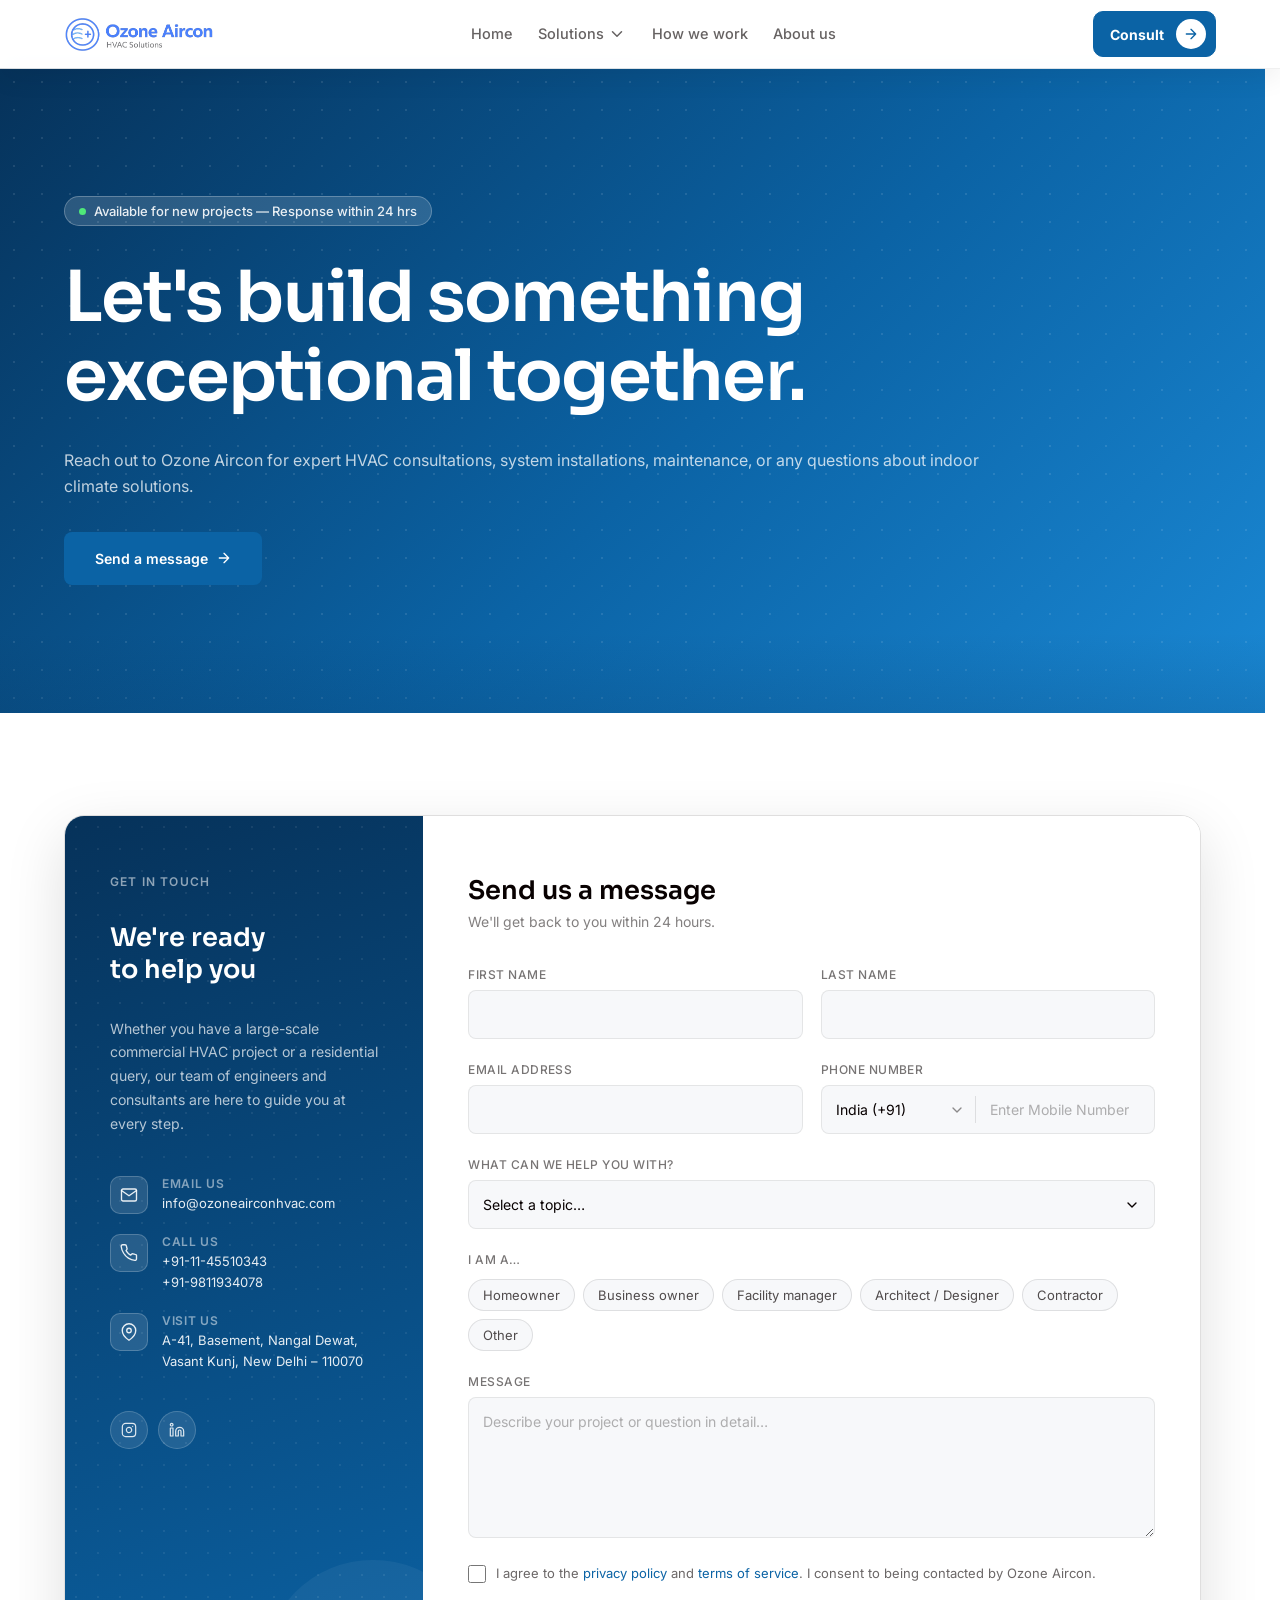
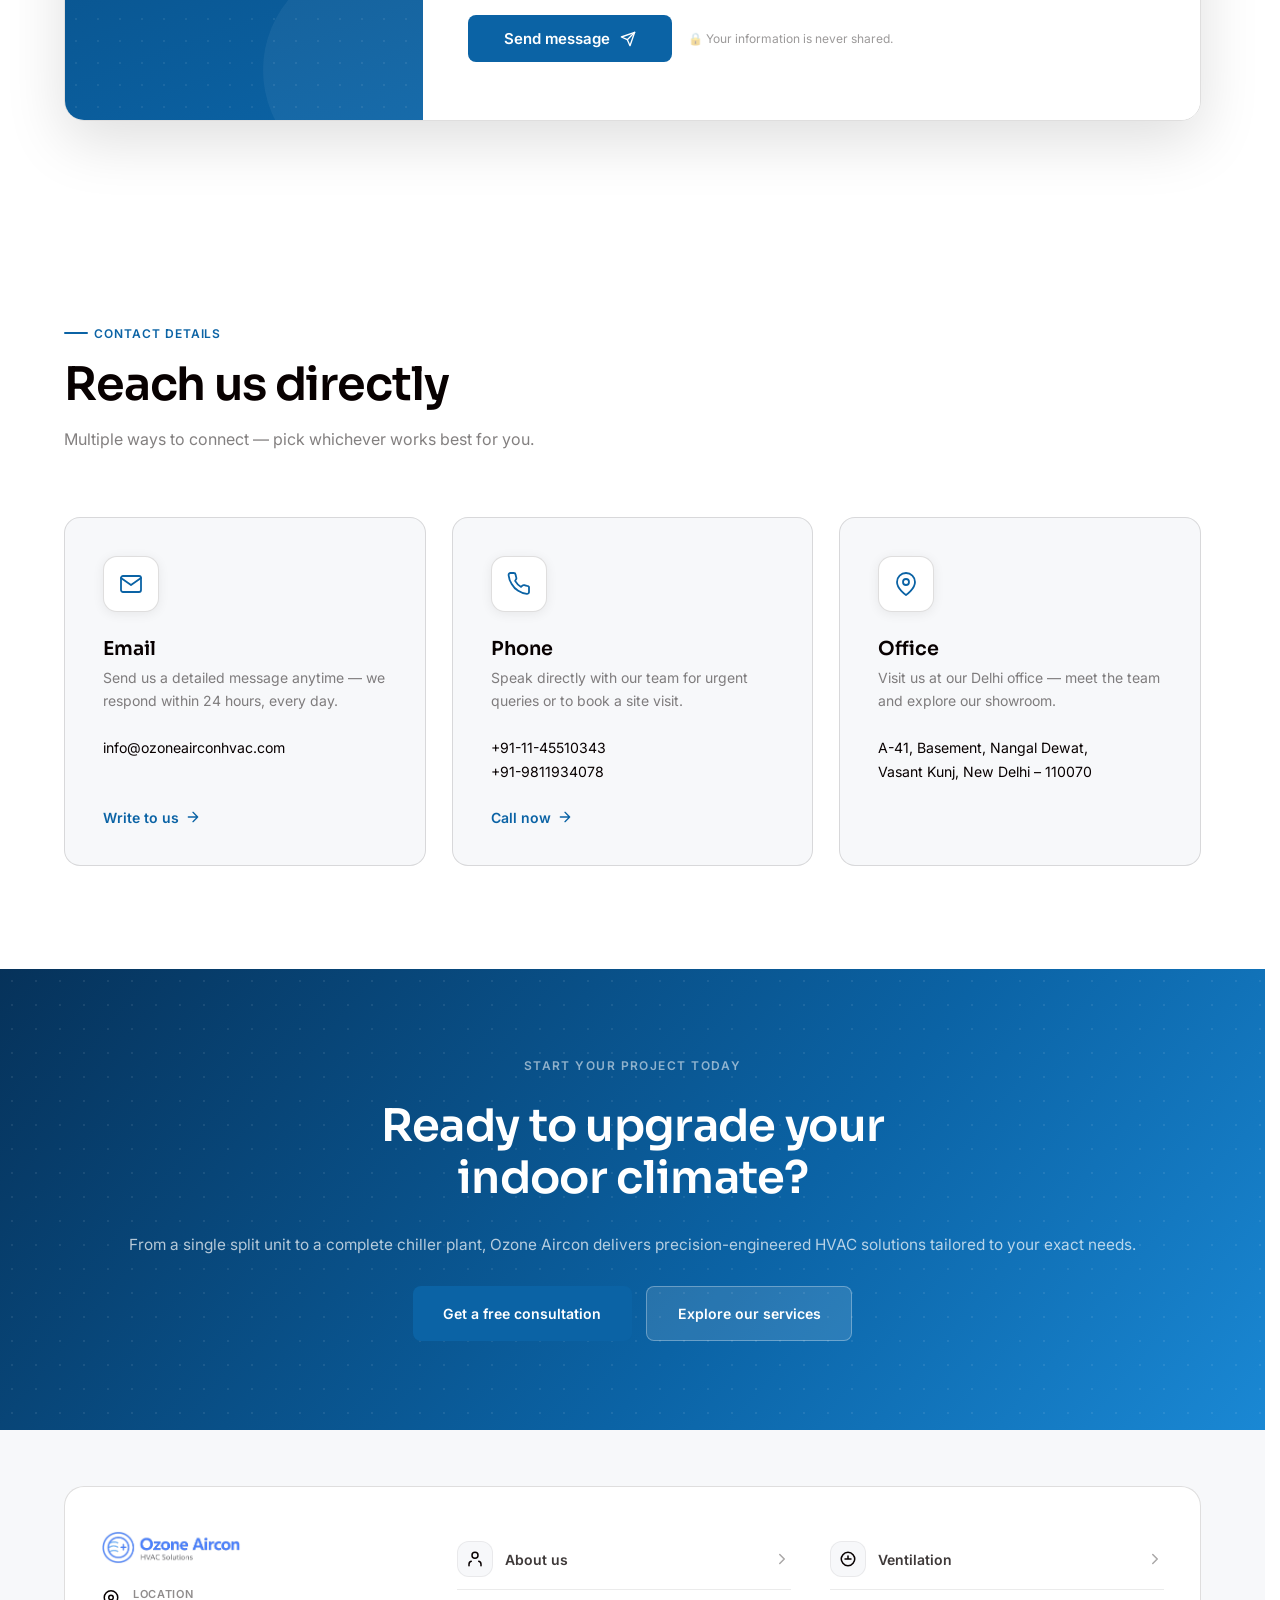
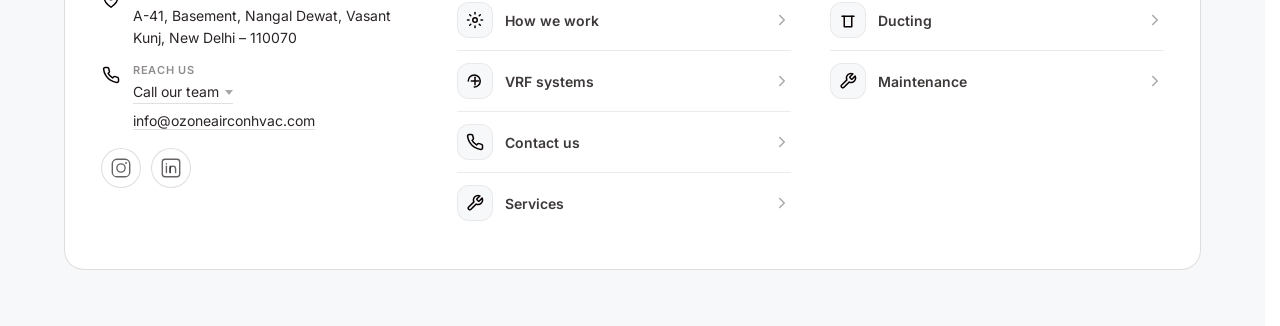
<file: contact.html>
<!DOCTYPE html>
<html lang="en">
<head>
  <meta charset="UTF-8" />
  <meta name="viewport" content="width=device-width, initial-scale=1.0, viewport-fit=cover" />
  <link rel="icon" type="image/png" sizes="48x48" href="/favicon-48.png?v=8" />
  <link rel="icon" type="image/png" sizes="96x96" href="/favicon-96.png?v=8" />
  <link rel="icon" type="image/png" sizes="192x192" href="/favicon-192.png?v=8" />
  <link rel="shortcut icon" type="image/png" href="/favicon-48.png?v=8" />
  <link rel="icon" href="/favicon.ico?v=8" sizes="any" />
  <link rel="icon" type="image/png" href="/favicon.png?v=8" />
  <link rel="apple-touch-icon" href="/favicon-192.png?v=8" />
  <script>
    (function () {
      var l = document.createElement('link');
      l.rel = 'manifest';
      l.href = location.origin + '/site.webmanifest?v=8';
      document.head.appendChild(l);
    })();
  </script>
  <meta name="description" content="Contact Ozone Aircon for HVAC consultations, installations, and support in Delhi NCR. Reach us by email, phone, or the enquiry form—we aim to respond within 24 hours." />
  <meta name="robots" content="index, follow" />
  <link rel="canonical" href="https://ozoneairconhvac.com/contact.html" />
  <meta property="og:type" content="website" />
  <meta property="og:site_name" content="Ozone Aircon" />
  <meta property="og:title" content="Contact Us — Ozone Aircon" />
  <meta property="og:description" content="Contact Ozone Aircon for HVAC consultations, installations, and support in Delhi NCR. Reach us by email, phone, or the enquiry form—we aim to respond within 24 hours." />
  <meta property="og:url" content="https://ozoneairconhvac.com/contact.html" />
  <meta property="og:image" content="https://ozoneairconhvac.com/public/images/logo.png" />
  <meta property="og:locale" content="en_IN" />
  <meta name="twitter:card" content="summary_large_image" />
  <meta name="twitter:title" content="Contact Us — Ozone Aircon" />
  <meta name="twitter:description" content="Contact Ozone Aircon for HVAC consultations, installations, and support in Delhi NCR. Reach us by email, phone, or the enquiry form—we aim to respond within 24 hours." />
  <meta name="twitter:image" content="https://ozoneairconhvac.com/public/images/logo.png" />
  <script type="application/ld+json">
  {
    "@context": "https://schema.org",
    "@graph": [
      {
        "@type": "BreadcrumbList",
        "@id": "https://ozoneairconhvac.com/contact.html#breadcrumb",
        "itemListElement": [
          { "@type": "ListItem", "position": 1, "name": "Home", "item": "https://ozoneairconhvac.com/" },
          { "@type": "ListItem", "position": 2, "name": "Contact", "item": "https://ozoneairconhvac.com/contact.html" }
        ]
      },
      {
        "@type": "ContactPage",
        "@id": "https://ozoneairconhvac.com/contact.html#webpage",
        "url": "https://ozoneairconhvac.com/contact.html",
        "name": "Contact Us — Ozone Aircon",
        "description": "Contact Ozone Aircon for HVAC consultations, installations, and support in Delhi NCR. Reach us by email, phone, or the enquiry form—we aim to respond within 24 hours.",
        "isPartOf": { "@id": "https://ozoneairconhvac.com/#website" }
      }
    ]
  }
  </script>
  <title>Contact Us — Ozone Aircon</title>
  <link rel="preconnect" href="https://fonts.googleapis.com" />
  <link rel="preconnect" href="https://fonts.gstatic.com" crossorigin />
  <link href="https://fonts.googleapis.com/css2?family=Inter:wght@400;500;600;700&family=Sora:wght@600&display=swap" rel="stylesheet" />
  <style>
    /* ═══════════════ TOKENS ═══════════════ */
    :root {
      --white:      #FFFFFF;
      --black:      #080101;
      --blue:       #0B63A5;
      --blue-dark:  #084E84;
      --blue-deep:  #06325A;
      --gray-bg:    #F2F2F2;
      --gray-soft:  #F7F8FA;
      --border:     rgba(8,1,1,0.13);
      --shadow-sm:  0 2px 12px rgba(8,1,1,0.07);
      --shadow-md:  0 8px 32px rgba(8,1,1,0.10);
      --shadow-lg:  0 20px 60px rgba(8,1,1,0.13);
      --font-sora:  'Sora', sans-serif;
      --font-inter: 'Inter', sans-serif;
      --pad-v: clamp(64px, 8vw, 120px);
      --pad-h: clamp(20px, 5vw, 96px);
      --gap:   clamp(32px, 5.5vw, 80px);
      --section-pad-h: clamp(20px, 5vw, 96px);
      --nav-bar-h: 68px;
    }
    *, *::before, *::after { box-sizing: border-box; margin: 0; padding: 0; }
    html { font-size: 93.75%; scroll-behavior: smooth; overflow-x: clip; scrollbar-gutter: stable; }
    body { font-family: var(--font-inter); background: var(--white); color: var(--black); width: 100%; max-width: none; margin-inline: auto; overflow-x: clip; }
    a { text-decoration: none; color: inherit; }
    img { display: block; max-width: 100%; height: auto; }
    button { cursor: pointer; font-family: inherit; }

    /* ═══════════════ TYPE ═══════════════ */
    .h1  { font-family: var(--font-sora); font-weight: 600; font-size: clamp(40px,5.5vw,80px); line-height: 112%; letter-spacing: -0.025em; }
    .h2  { font-family: var(--font-sora); font-weight: 600; font-size: clamp(28px,3.6vw,52px); line-height: 118%; letter-spacing: -0.025em; }
    .h4  { font-family: var(--font-sora); font-weight: 600; font-size: clamp(20px,2vw,28px);  line-height: 130%; letter-spacing: -0.015em; }
    .h6  { font-family: var(--font-sora); font-weight: 600; font-size: clamp(16px,1.4vw,20px); line-height: 138%; letter-spacing: -0.01em; }
    .tagline { font-family: var(--font-inter); font-weight: 600; font-size: 12px; letter-spacing: 0.08em; text-transform: uppercase; color: var(--blue); }
    .text-md  { font-family: var(--font-inter); font-weight: 400; font-size: clamp(15px,1.25vw,18px); line-height: 162%; }
    .text-reg { font-family: var(--font-inter); font-weight: 400; font-size: clamp(14px,1.1vw,16px); line-height: 162%; }
    .text-sm  { font-family: var(--font-inter); font-weight: 400; font-size: 14px; line-height: 150%; }
    .text-sm-bold { font-family: var(--font-inter); font-weight: 600; font-size: 14px; line-height: 150%; }
    .text-sm-link { font-family: var(--font-inter); font-weight: 400; font-size: 14px; line-height: 150%; text-decoration: underline; }
    .muted { color: rgba(8,1,1,0.5); }
    .blue  { color: var(--blue); }

    /* ═══════════════ BUTTONS ═══════════════ */
    .btn-primary {
      display: inline-flex; align-items: center; justify-content: center; gap: 8px;
      padding: clamp(12px,1.4vw,16px) clamp(22px,2.4vw,32px);
      background: var(--blue); color: var(--white); border: none; border-radius: 8px;
      font-family: var(--font-inter); font-weight: 600; font-size: clamp(14px,1.1vw,16px);
      line-height: 150%; cursor: pointer; text-decoration: none; white-space: nowrap;
      transition: transform .18s ease, box-shadow .18s ease, background .2s ease;
    }
    .btn-primary:hover { background: var(--blue-dark); transform: translateY(-2px); box-shadow: 0 8px 28px rgba(11,99,165,0.35); }
    .btn-primary-sm {
      display: inline-flex; align-items: center; justify-content: center; padding: 4px 10px;
      background: var(--blue); color: var(--white); border: none; border-radius: 6px;
      font-family: var(--font-inter); font-weight: 500; font-size: 16px; line-height: 150%;
      cursor: pointer; text-decoration: none; transition: transform .18s ease, box-shadow .18s ease;
    }
    .btn-primary-sm:hover { transform: translateY(-1px); box-shadow: 0 4px 14px rgba(11,99,165,0.25); }
    .btn-ghost {
      display: inline-flex; align-items: center; justify-content: center; gap: 8px;
      padding: clamp(12px,1.4vw,16px) clamp(22px,2.4vw,32px);
      background: transparent; color: var(--black); border: 1.5px solid var(--border); border-radius: 8px;
      font-family: var(--font-inter); font-weight: 600; font-size: clamp(14px,1.1vw,16px);
      line-height: 150%; cursor: pointer; text-decoration: none; white-space: nowrap;
      transition: border-color .2s ease, background .2s ease, transform .18s ease;
    }
    .btn-ghost:hover { border-color: var(--black); background: rgba(8,1,1,0.04); transform: translateY(-2px); }
    .btn-ghost-white {
      display: inline-flex; align-items: center; justify-content: center; gap: 8px;
      padding: clamp(12px,1.4vw,16px) clamp(22px,2.4vw,32px);
      background: rgba(255,255,255,0.12); color: var(--white); border: 1.5px solid rgba(255,255,255,0.3); border-radius: 8px;
      font-family: var(--font-inter); font-weight: 600; font-size: clamp(14px,1.1vw,16px);
      line-height: 150%; cursor: pointer; text-decoration: none; white-space: nowrap;
      transition: background .2s ease, border-color .2s ease, transform .18s ease;
    }
    .btn-ghost-white:hover { background: rgba(255,255,255,0.22); border-color: rgba(255,255,255,0.5); transform: translateY(-2px); }

    /* ═══════════════ NAVBAR (same as Home) ═══════════════ */
    .nav-shell {
      position: sticky; top: 0; z-index: 100;
      padding: 0 var(--section-pad-h);
      background: rgba(255,255,255,0.82);
      backdrop-filter: blur(12px) saturate(1.25);
      border-bottom: 1px solid rgba(8,1,1,0.06);
      box-shadow: 0 10px 26px rgba(8,1,1,0.06);
    }
    .nav-shell.scrolled {
      background: rgba(255,255,255,0.92);
      border-bottom: 1px solid rgba(8,1,1,0.08);
    }
    .navbar-inner {
      display: flex; flex-direction: row;
      align-items: center; justify-content: space-between; gap: 16px;
      min-height: var(--nav-bar-h);
      padding: 0;
    }
    .navbar-brand {
      display: flex; flex-direction: row; align-items: center; gap: 12px;
      text-decoration: none; color: inherit;
      flex-shrink: 0;
    }
    .navbar-logo {
      height: 52px; width: auto; max-width: 150px;
      object-fit: contain; border-radius: 10px;
      flex-shrink: 0;
    }
    .nav-links {
      display: flex; flex-direction: row; align-items: center;
      gap: clamp(14px, 2vw, 28px);
      flex: 1; justify-content: center; min-width: 0;
    }
    .nav-link {
      display: flex; align-items: center; gap: 4px;
      color: rgba(8,1,1,0.62); text-decoration: none;
      font-family: var(--font-inter); font-weight: 500;
      font-size: 14.5px; line-height: 150%; white-space: nowrap;
    }
    .nav-link.active { color: var(--blue); font-weight: 600; }
    .nav-consult {
      display: inline-flex; align-items: center; gap: 12px;
      padding: 7px 9px 7px 16px;
      background: var(--blue); color: var(--white);
      border-radius: 10px; text-decoration: none;
      font-family: var(--font-inter); font-weight: 700; font-size: 14px;
      border: 1.5px solid var(--blue);
      transition: transform 0.22s ease, box-shadow 0.22s ease;
    }
    .nav-consult:hover {
      transform: translateY(-2px);
      box-shadow: 0 8px 24px rgba(11,99,165,0.38);
    }
    .nav-consult-icon {
      width: 30px; height: 30px; border-radius: 50%;
      background: var(--white);
      display: flex; align-items: center; justify-content: center;
      flex-shrink: 0;
    }
    .nav-consult-icon svg { width: 16px; height: 16px; stroke: var(--blue); }
    .nav-hamburger {
      display: none; flex-direction: column;
      justify-content: center; align-items: center;
      width: 42px; height: 42px; gap: 5px;
      background: var(--gray-soft); border: 1px solid var(--border);
      border-radius: 10px; cursor: pointer; padding: 0;
      margin-left: auto;
    }
    .nav-hamburger span { display: block; width: 22px; height: 2px; background: var(--black); border-radius: 2px; transition: all 0.22s ease; }
    .nav-hamburger.open span:nth-child(1) { transform: translateY(7px) rotate(45deg); }
    .nav-hamburger.open span:nth-child(2) { opacity: 0; }
    .nav-hamburger.open span:nth-child(3) { transform: translateY(-7px) rotate(-45deg); }
    .mobile-menu {
      display: none; position: fixed;
      top: calc(12px + var(--nav-bar-h) + 10px + 8px);
      left: 0; right: 0;
      background: var(--white); border-bottom: 1px solid var(--border);
      z-index: 99; padding: 8px 0 16px;
      max-height: calc(100vh - 100px); overflow-y: auto;
    }
    .mobile-menu.open { display: block; }
    .mobile-nav-link {
      display: block; padding: 12px clamp(16px,4vw,24px);
      color: var(--black); text-decoration: none;
      font-family: var(--font-inter); font-weight: 400; font-size: 16px;
      border-bottom: 1px solid var(--border);
    }
    .mobile-nav-link:last-child { border-bottom: none; }
    .mobile-solutions-toggle {
      display: flex; justify-content: space-between; align-items: center;
      padding: 12px clamp(16px,4vw,24px);
      width: 100%; background: none; border: none; border-bottom: 1px solid var(--border);
      color: var(--black); font-family: var(--font-inter);
      font-weight: 400; font-size: 16px; cursor: pointer; text-align: left;
    }
    .mobile-solutions-toggle svg { width: 18px; height: 18px; transition: transform 0.22s; stroke: var(--black); }
    .mobile-solutions-toggle.open svg { transform: rotate(180deg); }
    .mobile-solutions-list { display: none; background: var(--gray-bg); padding: 8px clamp(16px,4vw,24px); }
    .mobile-solutions-list.open { display: block; }
    .mobile-solution-item {
      display: block; padding: 10px 0; color: var(--black); text-decoration: none;
      font-family: var(--font-inter); font-weight: 500; font-size: 14px;
      border-bottom: 1px solid var(--border);
    }
    .mobile-solution-item:last-child { border-bottom: none; }
    .mobile-cta { padding: 16px clamp(16px,4vw,24px); }
    .mobile-cta .btn-primary { width: 100%; justify-content: center; }

    /* Solutions dropdown */
    .nav-solutions { position: relative; }
    .nav-solutions-btn {
      display: flex; align-items: center; gap: 4px;
      background: none; border: none; cursor: pointer;
      color: rgba(8,1,1,0.62); font-family: var(--font-inter);
      font-weight: 500; font-size: 14.5px; line-height: 150%;
      padding: 0; white-space: nowrap;
    }
    .nav-solutions-btn svg { width: 18px; height: 18px; flex-shrink: 0; stroke: currentColor; transition: transform 0.22s ease; }
    .nav-solutions-btn.open svg { transform: rotate(180deg); }
    .solutions-dropdown {
      display: none; position: absolute;
      top: calc(100% + 14px); left: 50%;
      transform: translateX(-50%);
      width: min(640px, 94vw);
      background: var(--white);
      border: 1px solid var(--border);
      border-radius: 12px; padding: 24px 24px 20px; z-index: 200;
      box-shadow: var(--shadow-md);
    }
    .solutions-dropdown.open { display: block; }
    .solutions-dropdown-header {
      font-family: var(--font-inter); font-weight: 600;
      font-size: 11px; line-height: 150%; letter-spacing: 0.08em;
      text-transform: uppercase; color: rgba(8,1,1,0.4); margin-bottom: 14px;
    }
    .solutions-grid { display: grid; grid-template-columns: 1fr 1fr; gap: 4px; }
    .solution-item {
      display: flex; align-items: flex-start; gap: 12px;
      padding: 11px 12px; border-radius: 8px;
      cursor: pointer; text-decoration: none;
      transition: background 0.15s ease;
    }
    .solution-item:hover { background: var(--gray-bg); }
    .solution-icon {
      width: 34px; height: 34px; border-radius: 7px;
      background: var(--gray-bg);
      display: flex; align-items: center; justify-content: center; flex-shrink: 0;
    }
    .solution-icon svg { width: 17px; height: 17px; stroke: var(--black); }
    .solution-text { display: flex; flex-direction: column; gap: 2px; }
    .solution-title { font-family: var(--font-inter); font-weight: 600; font-size: 13px; line-height: 150%; color: var(--black); }
    .solution-subtitle { font-family: var(--font-inter); font-weight: 400; font-size: 11px; line-height: 150%; color: rgba(8,1,1,0.5); }
    .solutions-dropdown-divider { height: 1px; background: var(--border); margin: 14px 0; }
    .solutions-footer { display: flex; align-items: center; justify-content: flex-end; }
    .solutions-footer-link {
      font-family: var(--font-inter); font-weight: 600; font-size: 12px;
      color: var(--blue); text-decoration: none;
      display: flex; align-items: center; gap: 4px;
    }
    .solutions-footer-link svg { width: 13px; height: 13px; stroke: var(--blue); }

    /* ═══════════════════════════════════════
       SECTION 1 — HERO (premium gradient)
    ═══════════════════════════════════════ */
    .section-hero {
      position: relative; overflow: hidden;
      background: linear-gradient(135deg, var(--blue-deep) 0%, var(--blue) 55%, #1a88d4 100%);
      padding: clamp(72px,10vw,140px) var(--pad-h) clamp(72px,10vw,140px);
    }
    /* Decorative dot mesh */
    .section-hero::before {
      content:''; position:absolute; inset:0; pointer-events:none;
      background-image: radial-gradient(circle, rgba(255,255,255,0.10) 1px, transparent 1px);
      background-size: 28px 28px;
    }
    /* Bottom fade */
    .section-hero::after {
      content:''; position:absolute; bottom:0; left:0; right:0; height:80px; pointer-events:none;
      background: linear-gradient(to bottom, transparent, rgba(6,50,90,0.18));
    }
    .hero-inner { position:relative; z-index:1; width:100%; max-width: min(1320px, 100%); display: flex; flex-direction: column; gap: 32px; }
    .hero-badge { display:inline-flex; align-items:center; gap:8px; padding:6px 14px; background:rgba(255,255,255,0.15); border:1px solid rgba(255,255,255,0.25); border-radius:40px; width:fit-content; }
    .hero-badge-dot { width:7px; height:7px; background:#4FE879; border-radius:50%; }
    .hero-badge-text { font-family:var(--font-inter); font-weight:500; font-size:13px; color:rgba(255,255,255,0.9); }
    .hero-heading { color: var(--white); }
    .hero-subtitle { color: rgba(255,255,255,0.75); max-width: min(960px, 85vw); }
    .hero-actions { display: flex; flex-wrap: wrap; gap: 14px; }
    .hero-stats { display: grid; grid-template-columns: repeat(4,1fr); gap: 1px; background: rgba(255,255,255,0.15); border: 1px solid rgba(255,255,255,0.2); border-radius: 12px; overflow: hidden; margin-top: 16px; }
    .hero-stat { padding: clamp(16px,2vw,24px) clamp(20px,2.5vw,32px); background: rgba(255,255,255,0.06); display: flex; flex-direction: column; gap: 4px; }
    .hero-stat-num { font-family:var(--font-sora); font-weight:600; font-size:clamp(22px,2.5vw,36px); color:var(--white); letter-spacing:-0.02em; line-height:1.1; }
    .hero-stat-label { font-family:var(--font-inter); font-weight:400; font-size:clamp(12px,1vw,14px); color:rgba(255,255,255,0.6); }

    /* ═══════════════════════════════════════
       SECTION 2 — MAIN CONTACT FORM
    ═══════════════════════════════════════ */
    .section-form {
      background: var(--white);
      padding: var(--pad-v) var(--pad-h);
      min-width: 0;
      max-width: 100%;
      overflow-x: clip;
    }
    .form-wrapper {
      width: 100%; max-width: 100%; min-width: 0; margin-inline: auto;
      display: grid; grid-template-columns: clamp(260px, 28vw, 440px) 1fr;
      gap: 0; border-radius: 20px; overflow: hidden;
      box-shadow: var(--shadow-lg); border: 1px solid var(--border);
    }

    /* Left info panel */
    .form-info-panel {
      background: linear-gradient(160deg, var(--blue-deep) 0%, var(--blue) 100%);
      padding: clamp(40px,4.5vw,60px) clamp(32px,3.5vw,48px);
      display: flex; flex-direction: column; gap: 40px;
      position: relative; overflow: hidden;
    }
    .form-info-panel::before {
      content:''; position:absolute; inset:0; pointer-events:none;
      background-image: radial-gradient(circle, rgba(255,255,255,0.07) 1px, transparent 1px);
      background-size: 22px 22px;
    }
    .form-info-panel::after {
      content:''; position:absolute; bottom:-60px; right:-60px; width:220px; height:220px;
      border-radius:50%; background:rgba(255,255,255,0.05); pointer-events:none;
    }
    .form-info-content { position:relative; z-index:1; display:flex; flex-direction:column; gap:32px; }
    .form-info-tagline { font-family:var(--font-inter); font-weight:600; font-size:12px; letter-spacing:0.1em; text-transform:uppercase; color:rgba(255,255,255,0.55); }
    .form-info-heading { font-family:var(--font-sora); font-weight:600; font-size:clamp(22px,2vw,30px); line-height:1.25; color:var(--white); }
    .form-info-desc { font-family:var(--font-inter); font-weight:400; font-size:clamp(14px,1.1vw,15px); line-height:1.7; color:rgba(255,255,255,0.7); }
    .form-contact-list { position:relative; z-index:1; display:flex; flex-direction:column; gap:20px; }
    .form-contact-item { display:flex; align-items:flex-start; gap:14px; }
    .form-contact-icon { width:38px; height:38px; flex-shrink:0; display:flex; align-items:center; justify-content:center; background:rgba(255,255,255,0.12); border:1px solid rgba(255,255,255,0.2); border-radius:10px; }
    .form-contact-icon svg { width:18px; height:18px; stroke:rgba(255,255,255,0.9); fill:none; stroke-width:1.8; stroke-linecap:round; stroke-linejoin:round; }
    .form-contact-body { display:flex; flex-direction:column; gap:2px; }
    .form-contact-label { font-family:var(--font-inter); font-weight:600; font-size:12px; color:rgba(255,255,255,0.5); letter-spacing:0.06em; text-transform:uppercase; }
    .form-contact-value { font-family:var(--font-inter); font-weight:400; font-size:clamp(13px,1vw,15px); color:rgba(255,255,255,0.9); line-height:1.6; }
    .form-contact-value a { color:rgba(255,255,255,0.9); text-decoration:none; transition:color .18s ease; }
    .form-contact-value a:hover { color:var(--white); text-decoration:underline; }
    .form-info-social { position:relative; z-index:1; display:flex; gap:10px; }
    .form-social-btn { width:38px; height:38px; display:flex; align-items:center; justify-content:center; background:rgba(255,255,255,0.10); border:1px solid rgba(255,255,255,0.18); border-radius:50%; transition:background .2s ease, border-color .2s ease, transform .18s ease; }
    .form-social-btn:hover { background:rgba(255,255,255,0.22); border-color:rgba(255,255,255,0.4); transform:translateY(-2px); }
    .form-social-btn svg { width:16px; height:16px; stroke:rgba(255,255,255,0.85); }

    /* Right form panel */
    .form-right-panel {
      background: var(--white);
      padding: clamp(40px,4.5vw,60px) clamp(32px,3.5vw,52px);
      min-width: 0;
      max-width: 100%;
      overflow-x: clip;
    }
    .form-right-header { display:flex; flex-direction:column; gap:6px; margin-bottom: 36px; }
    .form-right-title { font-family:var(--font-sora); font-weight:600; font-size:clamp(20px,2vw,26px); line-height:1.3; }
    .form-right-subtitle { font-family:var(--font-inter); font-weight:400; font-size:14px; color:rgba(8,1,1,0.5); }

    /* Form fields — premium bordered style */
    .contact-form {
      display: flex;
      flex-direction: column;
      gap: 22px;
      width: 100%;
      max-width: 100%;
      min-width: 0;
      box-sizing: border-box;
    }
    .form-row {
      display: grid;
      grid-template-columns: 1fr 1fr;
      column-gap: 18px;
      row-gap: 22px;
      width: 100%;
      min-width: 0;
    }
    .form-group {
      display: flex;
      flex-direction: column;
      gap: 6px;
      width: 100%;
      max-width: 100%;
      min-width: 0;
      box-sizing: border-box;
    }
    .form-label {
      font-family:var(--font-inter); font-weight:500; font-size:12px; line-height:150%;
      color:rgba(8,1,1,0.55); letter-spacing:0.04em; text-transform:uppercase;
    }
    .form-input {
      box-sizing: border-box;
      width: 100%;
      max-width: 100%;
      min-width: 0;
      background:var(--gray-soft); border:1.5px solid rgba(8,1,1,0.08);
      border-radius:8px; padding:clamp(10px,1.2vw,13px) 14px;
      font-family:var(--font-inter); font-weight:400; font-size:clamp(14px,1.1vw,15px);
      line-height:150%; color:var(--black); outline:none;
      transition:border-color .2s ease, box-shadow .2s ease, background .2s ease;
    }
    .form-input:hover { border-color: rgba(8,1,1,0.18); }
    .form-input:focus { border-color:var(--blue); background:var(--white); box-shadow:0 0 0 3px rgba(11,99,165,0.1); }
    .form-input::placeholder { color:rgba(8,1,1,0.3); }

    /* Split phone — single visual field */
    .form-phone-combo {
      box-sizing: border-box;
      display: flex;
      align-items: stretch;
      width: 100%;
      max-width: 100%;
      min-width: 0;
      min-height: calc(1em + clamp(20px, 2.4vw, 26px));
      background: var(--gray-soft);
      border: 1.5px solid rgba(8,1,1,0.08);
      border-radius: 8px;
      overflow: hidden;
      transition: border-color .2s ease, box-shadow .2s ease, background .2s ease;
    }
    .form-phone-combo:hover { border-color: rgba(8,1,1,0.18); }
    .form-phone-combo:focus-within {
      border-color: var(--blue);
      background: var(--white);
      box-shadow: 0 0 0 3px rgba(11,99,165,0.1);
    }
    .form-phone-code {
      box-sizing: border-box;
      flex: 1 1 38%;
      width: auto;
      min-width: 0;
      max-width: min(46%, 11.5rem);
      margin: 0;
      padding: clamp(10px, 1.2vw, 13px) 28px clamp(10px, 1.2vw, 13px) 14px;
      border: none;
      border-radius: 0;
      background: transparent;
      background-image: url("data:image/svg+xml,%3Csvg xmlns='http://www.w3.org/2000/svg' width='16' height='16' viewBox='0 0 24 24' fill='none' stroke='%23080101' stroke-width='2' stroke-opacity='0.45' stroke-linecap='round' stroke-linejoin='round'%3E%3Cpolyline points='6 9 12 15 18 9'/%3E%3C/svg%3E");
      background-repeat: no-repeat;
      background-position: right 10px center;
      font-family: var(--font-inter);
      font-weight: 400;
      font-size: clamp(14px, 1.1vw, 15px);
      line-height: 150%;
      color: var(--black);
      outline: none;
      cursor: pointer;
      appearance: none;
      -webkit-appearance: none;
      overflow: hidden;
      text-overflow: ellipsis;
    }
    .form-phone-code option { font-size: 15px; }
    .form-phone-divider {
      flex: 0 0 1px;
      width: 1px;
      align-self: stretch;
      margin: clamp(8px, 1vw, 10px) 0;
      background: rgba(8,1,1,0.1);
      pointer-events: none;
    }
    .form-phone-number {
      box-sizing: border-box;
      flex: 1 1 0;
      min-width: 0;
      margin: 0;
      padding: clamp(10px, 1.2vw, 13px) 14px;
      border: none;
      border-radius: 0;
      background: transparent;
      font-family: var(--font-inter);
      font-weight: 400;
      font-size: clamp(14px, 1.1vw, 15px);
      line-height: 150%;
      color: var(--black);
      outline: none;
    }
    .form-phone-number::placeholder { color: rgba(8,1,1,0.3); }
    .form-phone-combo.is-invalid {
      border-color: rgba(180, 35, 24, 0.55);
      box-shadow: none;
    }
    .form-phone-combo.is-invalid:focus-within {
      border-color: #9b1c1c;
      box-shadow: 0 0 0 3px rgba(180, 35, 24, 0.14);
      background: var(--white);
    }
    .form-phone-error {
      display: none;
      margin: 6px 0 0;
      font-family: var(--font-inter);
      font-size: 12px;
      line-height: 1.5;
      color: #9b1c1c;
    }
    .form-phone-error.show { display: block; }

    .form-select {
      box-sizing: border-box;
      width: 100%;
      max-width: 100%;
      min-width: 0;
      background:var(--gray-soft); border:1.5px solid rgba(8,1,1,0.08);
      border-radius:8px; padding:clamp(10px,1.2vw,13px) 14px;
      font-family:var(--font-inter); font-weight:400; font-size:clamp(14px,1.1vw,15px);
      line-height:150%; color:var(--black); outline:none; appearance:none; cursor:pointer;
      background-image:url("data:image/svg+xml,%3Csvg xmlns='http://www.w3.org/2000/svg' width='16' height='16' viewBox='0 0 24 24' fill='none' stroke='%23080101' stroke-width='2' stroke-linecap='round' stroke-linejoin='round'%3E%3Cpolyline points='6 9 12 15 18 9'/%3E%3C/svg%3E");
      background-repeat:no-repeat; background-position:right 14px center;
      transition:border-color .2s ease, box-shadow .2s ease, background-color .2s ease;
      padding-right:40px;
    }
    .form-select:hover { border-color:rgba(8,1,1,0.18); }
    .form-select:focus { border-color:var(--blue); background-color:var(--white); box-shadow:0 0 0 3px rgba(11,99,165,0.1); }
    .form-textarea {
      box-sizing: border-box;
      width: 100%;
      max-width: 100%;
      min-width: 0;
      background:var(--gray-soft); border:1.5px solid rgba(8,1,1,0.08);
      border-radius:8px; padding:clamp(10px,1.2vw,13px) 14px;
      font-family:var(--font-inter); font-weight:400; font-size:clamp(14px,1.1vw,15px);
      line-height:160%; color:var(--black); outline:none; resize:vertical; min-height:120px;
      transition:border-color .2s ease, box-shadow .2s ease, background .2s ease;
    }
    .form-textarea:hover { border-color:rgba(8,1,1,0.18); }
    .form-textarea:focus { border-color:var(--blue); background:var(--white); box-shadow:0 0 0 3px rgba(11,99,165,0.1); }
    .form-textarea::placeholder { color:rgba(8,1,1,0.3); }

    /* Role chips */
    .form-chips-label { font-family:var(--font-inter); font-weight:500; font-size:12px; line-height:150%; color:rgba(8,1,1,0.55); letter-spacing:0.04em; text-transform:uppercase; margin-bottom:10px; }
    .form-chips { display:flex; flex-wrap:wrap; gap:8px; }
    .chip-input { position:absolute; opacity:0; width:0; height:0; }
    .chip-label {
      display:inline-flex; align-items:center; padding:7px 14px;
      background:var(--gray-soft); border:1.5px solid rgba(8,1,1,0.1); border-radius:40px;
      font-family:var(--font-inter); font-weight:400; font-size:13px; color:rgba(8,1,1,0.7);
      cursor:pointer; transition:all .18s ease; user-select:none;
    }
    .chip-label:hover { border-color:var(--blue); color:var(--blue); background:rgba(11,99,165,0.05); }
    .chip-input:checked + .chip-label { background:var(--blue); border-color:var(--blue); color:var(--white); }

    /* Checkbox */
    .form-check-wrap { display:flex; align-items:flex-start; gap:10px; padding:4px 0; }
    .form-check-input {
      width:18px; height:18px; flex-shrink:0; margin-top:1px;
      accent-color:var(--blue); cursor:pointer; border-radius:4px;
    }
    .form-check-text { font-family:var(--font-inter); font-weight:400; font-size:13px; line-height:150%; color:rgba(8,1,1,0.6); cursor:pointer; }
    .form-check-text a { color:var(--blue); }

    /* Submit */
    .form-submit-row { display:flex; align-items:center; gap:16px; flex-wrap:wrap; padding-top:6px; }
    .btn-submit {
      display:inline-flex; align-items:center; justify-content:center; gap:10px;
      padding:14px 36px; background:var(--blue); color:var(--white);
      border:none; border-radius:8px; font-family:var(--font-inter); font-weight:600;
      font-size:15px; cursor:pointer; transition:background .2s ease, transform .18s ease, box-shadow .18s ease;
      min-width:140px;
    }
    .btn-submit:hover { background:var(--blue-dark); transform:translateY(-2px); box-shadow:0 8px 28px rgba(11,99,165,0.35); }
    .btn-submit:disabled { background:rgba(8,1,1,0.2); transform:none; box-shadow:none; cursor:not-allowed; }
    .btn-submit svg { width:16px; height:16px; stroke:var(--white); }
    .form-privacy-note { font-family:var(--font-inter); font-weight:400; font-size:12px; color:rgba(8,1,1,0.4); }
    .form-error-msg {
      display:none; font-family:var(--font-inter); font-size:13px; line-height:1.55; color:#9b1c1c;
      background:rgba(180, 35, 24, 0.07); border:1px solid rgba(180, 35, 24, 0.22);
      border-radius:8px; padding:12px 14px; margin:0;
    }
    .form-error-msg.show { display:block; }

    /* ═══════════════════════════════════════
       SECTION 3 — WHY CHOOSE US
    ═══════════════════════════════════════ */
    .section-why {
      background: var(--gray-soft);
      padding: var(--pad-v) var(--pad-h);
    }
    .why-header { max-width: min(760px, 90vw); margin-bottom: clamp(40px,5vw,72px); display:flex; flex-direction:column; gap:16px; }
    .why-tag { display:inline-flex; align-items:center; gap:6px; }
    .why-tag-line { width:24px; height:2px; background:var(--blue); border-radius:2px; }
    .why-grid { display: grid; grid-template-columns: repeat(3,1fr); gap: clamp(16px,2vw,28px); }
    .why-card {
      background:var(--white); border:1px solid var(--border); border-radius:16px;
      padding:clamp(28px,3vw,40px); display:flex; flex-direction:column; gap:20px;
      box-shadow:var(--shadow-sm); transition:box-shadow .25s ease, transform .25s ease, border-color .25s ease;
    }
    .why-card:hover { box-shadow:var(--shadow-md); transform:translateY(-4px); border-color:rgba(11,99,165,0.2); }
    .why-card-icon {
      width:52px; height:52px; display:flex; align-items:center; justify-content:center;
      background:rgba(11,99,165,0.08); border-radius:12px;
      transition:background .2s ease;
    }
    .why-card:hover .why-card-icon { background:rgba(11,99,165,0.14); }
    .why-card-icon svg { width:24px; height:24px; stroke:var(--blue); fill:none; stroke-width:1.8; stroke-linecap:round; stroke-linejoin:round; }
    .why-card-body { display:flex; flex-direction:column; gap:8px; }
    .why-card-num { font-family:var(--font-sora); font-weight:600; font-size:clamp(28px,3vw,44px); color:var(--black); letter-spacing:-0.02em; line-height:1; }
    .why-card-num span { color:var(--blue); }

    /* ═══════════════════════════════════════
       SECTION 4 — CONTACT INFO CARDS
    ═══════════════════════════════════════ */
    .section-info {
      background: var(--white);
      padding: var(--pad-v) var(--pad-h);
    }
    .info-header { display:flex; flex-direction:column; gap:16px; margin-bottom:clamp(40px,5vw,64px); }
    .info-grid { display: grid; grid-template-columns: repeat(3,1fr); gap: clamp(16px,2vw,28px); }
    .info-card {
      background: var(--gray-soft); border:1px solid var(--border); border-radius:16px;
      padding: clamp(28px,3vw,40px); display:flex; flex-direction:column; gap:24px;
      transition: box-shadow .25s ease, transform .25s ease, border-color .25s ease;
      position:relative; overflow:hidden;
    }
    .info-card::before {
      content:''; position:absolute; top:0; left:0; right:0; height:3px;
      background:linear-gradient(90deg, var(--blue), #1a88d4);
      opacity:0; transition:opacity .25s ease;
    }
    .info-card:hover { box-shadow:var(--shadow-md); transform:translateY(-4px); border-color:rgba(11,99,165,0.15); }
    .info-card:hover::before { opacity:1; }
    .info-card-icon {
      width:56px; height:56px; display:flex; align-items:center; justify-content:center;
      background:var(--white); border:1px solid var(--border); border-radius:14px;
      box-shadow:var(--shadow-sm);
    }
    .info-card-icon svg { width:24px; height:24px; stroke:var(--blue); fill:none; stroke-width:1.8; stroke-linecap:round; stroke-linejoin:round; }
    .info-card-body { display:flex; flex-direction:column; gap:6px; }
    .info-card-title { font-family:var(--font-sora); font-weight:600; font-size:clamp(17px,1.5vw,20px); }
    .info-card-desc { font-family:var(--font-inter); font-weight:400; font-size:14px; color:rgba(8,1,1,0.5); line-height:1.6; }
    .info-card-value { font-family:var(--font-inter); font-weight:400; font-size:clamp(14px,1.1vw,15px); color:var(--black); line-height:1.7; }
    .info-card-value a { color:var(--black); text-decoration:none; transition:color .18s ease; }
    .info-card-value a:hover { color:var(--blue); }
    .info-card-action { margin-top:auto; }
    .info-card-link {
      display:inline-flex; align-items:center; gap:6px;
      font-family:var(--font-inter); font-weight:600; font-size:14px; color:var(--blue);
      text-decoration:none; transition:gap .2s ease;
    }
    .info-card-link svg { width:16px; height:16px; stroke:var(--blue); transition:transform .2s ease; }
    .info-card-link:hover { gap:10px; }
    .info-card-link:hover svg { transform:translateX(3px); }

    /* ═══════════════════════════════════════
       SECTION 5 — CTA STRIP
    ═══════════════════════════════════════ */
    .section-cta {
      background: linear-gradient(130deg, var(--blue-deep) 0%, var(--blue) 60%, #1a88d4 100%);
      padding: clamp(56px,7vw,96px) var(--pad-h);
      position:relative; overflow:hidden;
    }
    .section-cta::before {
      content:''; position:absolute; inset:0; pointer-events:none;
      background-image:radial-gradient(circle, rgba(255,255,255,0.08) 1px, transparent 1px);
      background-size:24px 24px;
    }
    .cta-inner { position:relative; z-index:1; width:100%; max-width:min(1100px, 92%); margin-inline:auto; text-align:center; display:flex; flex-direction:column; align-items:center; gap:28px; }
    .cta-eyebrow { font-family:var(--font-inter); font-weight:600; font-size:12px; letter-spacing:0.12em; text-transform:uppercase; color:rgba(255,255,255,0.55); }
    .cta-heading { font-family:var(--font-sora); font-weight:600; font-size:clamp(28px,3.5vw,50px); line-height:1.15; letter-spacing:-0.015em; color:var(--white); }
    .cta-subtext { font-family:var(--font-inter); font-weight:400; font-size:clamp(15px,1.2vw,17px); color:rgba(255,255,255,0.7); line-height:1.65; }
    .cta-actions { display:flex; gap:14px; flex-wrap:wrap; justify-content:center; }

    /* ═══════════════════════════════════════
       FOOTER (same as Home)
    ═══════════════════════════════════════ */
    .footer {
      background: var(--gray-soft);
      padding: clamp(36px,5vw,56px) var(--section-pad-h);
      display: flex; flex-direction: column; gap: 0;
    }
    .footer-main {
      display: grid;
      grid-template-columns: minmax(240px, 0.95fr) 1fr 1fr;
      gap: clamp(24px, 3vw, 44px);
      align-items: start;
      background: var(--white);
      border: 1px solid var(--border);
      border-radius: 20px;
      padding: clamp(22px, 3.2vw, 36px);
    }
    .footer-brand-col { display: flex; flex-direction: column; gap: 16px; min-width: 0; }
    .footer-brand {
      display: inline-flex; flex-direction: row; align-items: center;
      text-decoration: none; color: inherit;
    }
    .footer-logo {
      height: 48px; width: auto; max-width: 140px; object-fit: contain;
      border-radius: 10px; flex-shrink: 0;
    }
    .footer-social { display: flex; flex-direction: row; gap: 10px; align-items: center; }
    .footer-social a { color: rgba(8,1,1,0.78); }
    .footer-social a {
      display: flex; align-items: center; justify-content: center;
      width: 40px; height: 40px; border-radius: 50%;
      border: 1px solid var(--border);
      background: rgba(255,255,255,0.9);
      transition: transform 0.22s ease, color 0.18s ease, border-color 0.18s ease, background 0.18s ease;
    }
    .footer-social a:hover {
      transform: translateY(-2px);
      color: var(--blue);
      border-color: rgba(11,99,165,0.35);
      background: rgba(11,99,165,0.05);
    }
    .footer-contact-block { display: flex; flex-direction: column; gap: 14px; min-width: 0; }
    .footer-contact-row {
      display: flex; flex-direction: row; align-items: flex-start; gap: 12px;
    }
    .footer-contact-icon {
      width: 20px; height: 20px; border-radius: 0; flex-shrink: 0;
      margin-top: 2px;
      display: flex; align-items: center; justify-content: center;
    }
    .footer-contact-icon svg { width: 18px; height: 18px; stroke: var(--blue); fill: none; }
    .footer-contact-label {
      font-family: var(--font-inter); font-weight: 600; font-size: 11px;
      color: rgba(8,1,1,0.45); text-transform: uppercase; letter-spacing: 0.06em;
      display: block; margin-bottom: 4px;
    }
    .footer-contact-value {
      font-family: var(--font-inter); font-weight: 400; font-size: 14px;
      line-height: 155%; color: rgba(8,1,1,0.86);
      margin: 0;
    }
    .footer-contact-value a {
      color: rgba(8,1,1,0.86); text-decoration: none;
      border-bottom: 1px solid rgba(8,1,1,0.12);
      transition: border-color 0.18s ease, color 0.18s ease;
    }
    .footer-contact-value a:hover { color: var(--blue); border-color: rgba(11,99,165,0.35); }

    .footer-phone { margin: 0; width: 100%; max-width: 100%; min-width: 0; }
    .footer-phone-summary {
      font-family: var(--font-inter); font-weight: 400; font-size: 14px;
      line-height: 155%; color: rgba(8,1,1,0.86);
      cursor: pointer;
      list-style: none;
      display: inline-flex; align-items: center; gap: 6px;
      user-select: none;
      border-bottom: 1px solid rgba(8,1,1,0.12);
      padding-bottom: 1px;
      width: fit-content;
      max-width: 100%;
      box-sizing: border-box;
      transition: color 0.18s ease, border-color 0.18s ease;
    }
    .footer-phone-summary::-webkit-details-marker { display: none; }
    .footer-phone-summary::marker { content: ''; }
    .footer-phone-summary::after {
      content: '';
      width: 0; height: 0;
      margin-top: 1px; flex-shrink: 0;
      border-left: 4px solid transparent; border-right: 4px solid transparent;
      border-top: 5px solid rgba(8,1,1,0.35);
      transition: transform 0.18s ease;
    }
    .footer-phone[open] .footer-phone-summary::after { transform: rotate(180deg); }
    .footer-phone-summary:hover {
      color: var(--blue);
      border-bottom-color: rgba(11,99,165,0.35);
    }
    .footer-phone-summary:focus { outline: none; }
    .footer-phone-summary:focus-visible {
      color: var(--blue);
      border-radius: 2px;
      box-shadow: 0 0 0 3px rgba(11,99,165,0.25);
    }
    .footer-phone-options {
      display: flex; flex-direction: column; gap: 8px;
      margin-top: 10px; padding-top: 10px;
      border-top: 1px solid rgba(8,1,1,0.08);
      min-width: 0;
    }
    .footer-phone-link {
      font-family: var(--font-inter); font-weight: 500; font-size: 14px;
      line-height: 150%;
      color: rgba(8,1,1,0.86); text-decoration: none;
      border-bottom: 1px solid rgba(8,1,1,0.12);
      padding-bottom: 1px; align-self: flex-start;
      transition: border-color 0.18s ease, color 0.18s ease;
    }
    .footer-phone-link:hover { color: var(--blue); border-color: rgba(11,99,165,0.35); }

    .footer-links-col { display: flex; flex-direction: column; gap: 0; padding-top: 6px; }
    .footer-link-row {
      display: flex; align-items: center; justify-content: space-between; gap: 12px;
      padding: 12px 0;
      text-decoration: none;
      border-bottom: 1px solid rgba(8,1,1,0.08);
      transition: background 0.18s ease;
    }
    .footer-link-row:last-child { border-bottom: none; }
    .footer-link-left { display: flex; align-items: center; gap: 12px; min-width: 0; }
    .footer-link-icon {
      width: 36px; height: 36px; border-radius: 12px;
      background: var(--gray-soft);
      border: 1px solid rgba(8,1,1,0.06);
      display: flex; align-items: center; justify-content: center;
      flex-shrink: 0;
    }
    .footer-link-icon svg { width: 18px; height: 18px; stroke: var(--blue); }
    .footer-link-text {
      font-family: var(--font-inter); font-weight: 600; font-size: 14px;
      color: rgba(8,1,1,0.78);
      white-space: nowrap; overflow: hidden; text-overflow: ellipsis;
    }
    .footer-link-chevron { width: 18px; height: 18px; flex-shrink: 0; color: rgba(8,1,1,0.35); transition: color 0.18s ease; }
    .footer-link-row:hover { background: rgba(11,99,165,0.04); }
    .footer-link-row:hover .footer-link-text { color: var(--blue); }
    .footer-link-row:hover .footer-link-icon { border-color: rgba(11,99,165,0.18); background: rgba(11,99,165,0.04); }
    .footer-link-row:hover .footer-link-chevron { color: var(--blue); }

    /* ═══════════════════════════════════════
       SUCCESS STATE
    ═══════════════════════════════════════ */
    .form-success {
      display:none; flex-direction:column; align-items:center; justify-content:center;
      gap:20px; padding:60px 20px; text-align:center;
    }
    .form-success.show { display:flex; }
    .form-success-icon {
      width:72px; height:72px; background:rgba(26,122,60,0.1); border-radius:50%;
      display:flex; align-items:center; justify-content:center;
    }
    .form-success-icon svg { width:34px; height:34px; stroke:#1a7a3c; }

    /* ═══════════════════════════════════════
       RESPONSIVE
    ═══════════════════════════════════════ */
    @media (max-width: 1200px) {
      .nav-links { gap: 20px; }
    }
    @media (max-width: 1180px) {
      .footer-main {
        grid-template-columns: 1fr 1fr;
      }
      .footer-brand-col { grid-column: 1 / -1; }
    }
    @media (max-width: 1100px) {
      .why-grid { grid-template-columns: 1fr 1fr; }
    }
    @media (max-width: 1024px) {
      .form-wrapper { grid-template-columns: 1fr; min-width: 0; }
      .form-info-panel { order:2; }
      .form-right-panel { order:1; }
      .info-grid { grid-template-columns: 1fr 1fr; }
      .hero-stats { grid-template-columns: repeat(2,1fr); }
    }
    @media (max-width: 900px) {
      .nav-links, .nav-consult { display: none; }
      .nav-hamburger { display: flex; }
      .solutions-dropdown { width: min(520px, 94vw); }
    }
    @media (max-width: 768px) {
      .form-row { grid-template-columns: 1fr; min-width: 0; }
      .why-grid { grid-template-columns: 1fr; }
      .info-grid { grid-template-columns: 1fr; }
      .hero-stats { grid-template-columns: repeat(2,1fr); }
    }
    @media (max-width: 640px) {
      .solutions-dropdown {
        position: fixed;
        top: calc(12px + var(--nav-bar-h) + 10px + 8px);
        left: 8px; right: 8px;
        width: auto; border-radius: 10px;
        transform: translateY(-10px) scale(0.97);
      }
      .solutions-dropdown.open { transform: translateY(0) scale(1); }
      .solutions-grid { grid-template-columns: 1fr; }
      .footer-main {
        grid-template-columns: 1fr;
      }
      .hero-stats { grid-template-columns: 1fr 1fr; }
      .cta-actions { flex-direction: column; align-items: stretch; }
      .cta-actions > * { text-align: center; justify-content: center; }
    }
    @media (max-width: 480px) {
      .btn-primary, .btn-ghost { width: 100%; justify-content: center; }
      .hero-stats { grid-template-columns: 1fr; }
      .footer-links-col { padding-top: 0; }
      .form-right-panel {
        padding: clamp(28px, 7vw, 48px) clamp(16px, 4.5vw, 24px);
      }
      .form-phone-code {
        flex: 1 1 34%;
        max-width: min(42%, 9.5rem);
        padding-left: 10px;
        padding-right: 24px;
        font-size: 14px;
      }
      .form-phone-number { padding-left: 10px; padding-right: 10px; font-size: 14px; }
    }

    /* ═══════════════════════════════════════
       ANIMATIONS
    ═══════════════════════════════════════ */
    @keyframes rvUp    { from{opacity:0;transform:translateY(36px)} to{opacity:1;transform:translateY(0)} }
    @keyframes rvLeft  { from{opacity:0;transform:translateX(-36px)} to{opacity:1;transform:translateX(0)} }
    @keyframes rvRight { from{opacity:0;transform:translateX(36px)}  to{opacity:1;transform:translateX(0)} }
    @keyframes rvScale { from{opacity:0;transform:scale(0.93)}       to{opacity:1;transform:scale(1)} }
    .rv,.rv-l,.rv-r,.rv-sc { opacity:0; }
    .rv.on    { animation:rvUp    0.72s cubic-bezier(0.22,1,0.36,1) both; }
    .rv-l.on  { animation:rvLeft  0.72s cubic-bezier(0.22,1,0.36,1) both; }
    .rv-r.on  { animation:rvRight 0.72s cubic-bezier(0.22,1,0.36,1) both; }
    .rv-sc.on { animation:rvScale 0.58s cubic-bezier(0.22,1,0.36,1) both; }
    .d1{animation-delay:.05s!important}.d2{animation-delay:.12s!important}.d3{animation-delay:.19s!important}.d4{animation-delay:.26s!important}

    .nav-link { position:relative; transition:color 0.2s ease !important; }
    .nav-link::after { content:''; position:absolute; bottom:-3px; left:0; width:0; height:1.5px; background:var(--blue); transition:width 0.22s cubic-bezier(0.22,1,0.36,1); }
    .nav-link:hover::after, .nav-link.active::after { width:100%; }
    .nav-link:hover { color:var(--blue) !important; }
    .nav-solutions-btn { transition:color 0.2s ease !important; }
    .nav-solutions-btn:hover { color:var(--blue); }

    .solutions-dropdown {
      display:block !important; visibility:hidden; opacity:0;
      transform:translateX(-50%) translateY(-10px) scale(0.97); transform-origin:top center; pointer-events:none;
      transition:opacity .22s ease, transform .22s cubic-bezier(0.22,1,0.36,1), visibility 0s linear .22s;
    }
    .solutions-dropdown.open {
      visibility:visible; opacity:1; transform:translateX(-50%) translateY(0) scale(1); pointer-events:auto;
      transition:opacity .22s ease, transform .22s cubic-bezier(0.22,1,0.36,1), visibility 0s linear 0s;
    }
    .solutions-dropdown.open .solution-item:nth-child(1){animation:rvUp .3s .04s cubic-bezier(0.22,1,0.36,1) both}
    .solutions-dropdown.open .solution-item:nth-child(2){animation:rvUp .3s .08s cubic-bezier(0.22,1,0.36,1) both}
    .solutions-dropdown.open .solution-item:nth-child(3){animation:rvUp .3s .12s cubic-bezier(0.22,1,0.36,1) both}
    .solutions-dropdown.open .solution-item:nth-child(4){animation:rvUp .3s .16s cubic-bezier(0.22,1,0.36,1) both}
    .solutions-dropdown.open .solution-item:nth-child(5){animation:rvUp .3s .20s cubic-bezier(0.22,1,0.36,1) both}
    .solutions-dropdown.open .solution-item:nth-child(6){animation:rvUp .3s .24s cubic-bezier(0.22,1,0.36,1) both}
    .solutions-dropdown.open .solution-item:nth-child(7){animation:rvUp .3s .28s cubic-bezier(0.22,1,0.36,1) both}
    .solutions-dropdown.open .solution-item:nth-child(8){animation:rvUp .3s .32s cubic-bezier(0.22,1,0.36,1) both}
    .solutions-dropdown.open .solution-item:nth-child(9){animation:rvUp .30s .36s cubic-bezier(0.22,1,0.36,1) both}
    .solution-item { transition:background .15s ease, transform .17s ease !important; }
    .solution-item:hover { transform:translateX(3px) !important; }
    .solution-icon { transition:background .18s ease !important; }
    .solution-item:hover .solution-icon { background:rgba(11,99,165,0.1) !important; }
    .mobile-menu {
      display:block !important; visibility:hidden; opacity:0; transform:translateY(-10px);
      pointer-events:none;
      transition:opacity .26s ease, transform .26s cubic-bezier(0.22,1,0.36,1), visibility 0s linear .26s;
    }
    .mobile-menu.open { visibility:visible; opacity:1; transform:translateY(0); pointer-events:auto; transition:opacity .26s ease, transform .26s cubic-bezier(0.22,1,0.36,1), visibility 0s linear 0s; }
    .mobile-nav-link { transition:background .15s ease, padding-left .18s ease !important; }
    .mobile-nav-link:hover { background:var(--gray-bg); padding-left:calc(clamp(16px,4vw,24px) + 6px) !important; }
    .mobile-solutions-list { display:block !important; visibility:hidden; opacity:0; max-height:0; overflow:hidden; pointer-events:none; transition:max-height .35s cubic-bezier(0.22,1,0.36,1), opacity .25s ease, visibility 0s linear .25s; }
    .mobile-solutions-list.open { visibility:visible; opacity:1; max-height:600px; pointer-events:auto; transition:max-height .35s cubic-bezier(0.22,1,0.36,1), opacity .25s ease, visibility 0s linear 0s; }
    .navbar-logo { transition:transform .3s cubic-bezier(0.22,1,0.36,1) !important; }
    .navbar-logo:hover { transform:scale(1.03); }
    .footer-logo { transition:transform .3s cubic-bezier(0.22,1,0.36,1), opacity .2s ease; display:block; }
    .footer-logo:hover { transform:scale(1.04); opacity:0.82; }
    .footer-social a svg rect, .footer-social a svg path, .footer-social a svg circle[r="4.5"] { stroke: rgba(8,1,1,0.62); transition: stroke 0.22s ease; }
    .footer-social a svg circle[r="1"] { fill: rgba(8,1,1,0.62); transition: fill 0.22s ease; }
    .footer-social a:hover svg rect, .footer-social a:hover svg path, .footer-social a:hover svg circle[r="4.5"] { stroke: var(--blue); }
    .footer-social a:hover svg circle[r="1"] { fill: var(--blue); }
    @media (prefers-reduced-motion:reduce) { *,*::before,*::after { animation-duration:.01ms !important; transition-duration:.01ms !important; } }
  </style>

  <link rel="stylesheet" href="public/page-loader.css" />
  <link rel="stylesheet" href="public/nav-stability.css" />
  <link rel="stylesheet" href="public/site-mobile-guard.css" />
  <link rel="stylesheet" href="public/mobile-nav-drawer.css" />
</head>
<body>

  
  <!-- Page loader -->
  <div id="page-loader" class="page-loader" aria-busy="true">
    <div class="page-loader__box" role="status">
      <span class="page-loader__sr">Loading...</span>
      <div class="page-loader__ring" aria-hidden="true"></div>
    </div>
  </div>

  <!-- ═══════════════════════════════════════════ -->
  <!-- NAVBAR (same as Home)                      -->
  <!-- ═══════════════════════════════════════════ -->
  <div class="nav-shell">
    <nav class="navbar-inner">
      <a href="index.html" class="navbar-brand">
        <img src="public/images/logo.png" alt="Ozone Aircon" class="navbar-logo" />
      </a>

      <div class="nav-links">
        <a href="index.html" class="nav-link">Home</a>

        <div class="nav-solutions">
          <button class="nav-solutions-btn" id="solutionsBtn" onclick="toggleSolutions(event)" aria-expanded="false">
            Solutions
            <svg viewBox="0 0 24 24" fill="none" stroke="currentColor" stroke-width="2" stroke-linecap="round" stroke-linejoin="round">
              <polyline points="6 9 12 15 18 9"/>
            </svg>
          </button>

          <div class="solutions-dropdown" id="solutionsDropdown" role="menu">
            <p class="solutions-dropdown-header">Our Services</p>
            <div class="solutions-grid">

              <a href="services.html" class="solution-item" role="menuitem">
                <div class="solution-icon">
                  <svg viewBox="0 0 24 24" fill="none" stroke="currentColor" stroke-width="1.8" stroke-linecap="round" stroke-linejoin="round"><path d="M4 6h16M4 12h16M4 18h10"/></svg>
                </div>
                <div class="solution-text">
                  <span class="solution-title">Services</span>
                  <span class="solution-subtitle">Full HVAC service portfolio</span>
                </div>
              </a>

              <a href="vrf-system.html" class="solution-item" role="menuitem">
                <div class="solution-icon">
                  <svg viewBox="0 0 24 24" fill="none" stroke="currentColor" stroke-width="1.8" stroke-linecap="round" stroke-linejoin="round"><path d="M12 3v1M3 12h1M12 21v-1M21 12h-1"/><circle cx="12" cy="12" r="4"/><path d="M5.6 5.6l.7.7M18.4 5.6l-.7.7M5.6 18.4l.7-.7M18.4 18.4l-.7-.7"/></svg>
                </div>
                <div class="solution-text">
                  <span class="solution-title">VRV / VRF System</span>
                  <span class="solution-subtitle">Variable refrigerant flow systems</span>
                </div>
              </a>

              <a href="indoor-units.html" class="solution-item" role="menuitem">
                <div class="solution-icon">
                  <svg viewBox="0 0 24 24" fill="none" stroke="currentColor" stroke-width="1.8" stroke-linecap="round" stroke-linejoin="round"><rect x="2" y="7" width="20" height="10" rx="2"/><path d="M8 7V5a2 2 0 0 1 2-2h4a2 2 0 0 1 2 2v2"/><line x1="12" y1="12" x2="12" y2="12.5"/></svg>
                </div>
                <div class="solution-text">
                  <span class="solution-title">Indoor Units</span>
                  <span class="solution-subtitle">Split, cassette &amp; concealed units</span>
                </div>
              </a>

              <a href="chiller-plant.html" class="solution-item" role="menuitem">
                <div class="solution-icon">
                  <svg viewBox="0 0 24 24" fill="none" stroke="currentColor" stroke-width="1.8" stroke-linecap="round" stroke-linejoin="round"><rect x="3" y="3" width="18" height="18" rx="2"/><path d="M3 9h18M9 21V9"/></svg>
                </div>
                <div class="solution-text">
                  <span class="solution-title">Chiller Plant</span>
                  <span class="solution-subtitle">Central cooling infrastructure</span>
                </div>
              </a>

              <a href="ventilation.html" class="solution-item" role="menuitem">
                <div class="solution-icon">
                  <svg viewBox="0 0 24 24" fill="none" stroke="currentColor" stroke-width="1.8" stroke-linecap="round" stroke-linejoin="round"><path d="M12 3C6 3 3 9 3 12s3 9 9 9 9-6 9-9-3-9-9-9z"/><path d="M12 8v4M8 12h8"/></svg>
                </div>
                <div class="solution-text">
                  <span class="solution-title">Ventilation</span>
                  <span class="solution-subtitle">Fresh air &amp; circulation systems</span>
                </div>
              </a>

              <a href="ductwork-design.html" class="solution-item" role="menuitem">
                <div class="solution-icon">
                  <svg viewBox="0 0 24 24" fill="none" stroke="currentColor" stroke-width="1.8" stroke-linecap="round" stroke-linejoin="round"><path d="M4 7h16"/><path d="M4 17h16"/><path d="M9 7v10"/><path d="M15 7v10"/></svg>
                </div>
                <div class="solution-text">
                  <span class="solution-title">Ductwork Design</span>
                  <span class="solution-subtitle">Air distribution &amp; specification</span>
                </div>
              </a>

              <a href="tfas.html" class="solution-item" role="menuitem">
                <div class="solution-icon">
                  <svg viewBox="0 0 24 24" fill="none" stroke="currentColor" stroke-width="1.8" stroke-linecap="round" stroke-linejoin="round"><path d="M12 2L2 7l10 5 10-5-10-5zM2 17l10 5 10-5M2 12l10 5 10-5"/></svg>
                </div>
                <div class="solution-text">
                  <span class="solution-title">TFA's</span>
                  <span class="solution-subtitle">Treated fresh air units</span>
                </div>
              </a>

              <a href="hvac-consultancy.html" class="solution-item" role="menuitem">
                <div class="solution-icon">
                  <svg viewBox="0 0 24 24" fill="none" stroke="currentColor" stroke-width="1.8" stroke-linecap="round" stroke-linejoin="round"><path d="M9 11l3 3L22 4"/><path d="M21 12v7a2 2 0 0 1-2 2H5a2 2 0 0 1-2-2V5a2 2 0 0 1 2-2h11"/></svg>
                </div>
                <div class="solution-text">
                  <span class="solution-title">HVAC Consultancy &amp; Design</span>
                  <span class="solution-subtitle">Expert design &amp; engineering</span>
                </div>
              </a>

              <a href="hvac-maintainence.html" class="solution-item" role="menuitem">
                <div class="solution-icon">
                  <svg viewBox="0 0 24 24" fill="none" stroke="currentColor" stroke-width="1.8" stroke-linecap="round" stroke-linejoin="round"><path d="M14.7 6.3a1 1 0 0 0 0 1.4l1.6 1.6a1 1 0 0 0 1.4 0l3.77-3.77a6 6 0 0 1-7.94 7.94l-6.91 6.91a2.12 2.12 0 0 1-3-3l6.91-6.91a6 6 0 0 1 7.94-7.94l-3.76 3.76z"/></svg>
                </div>
                <div class="solution-text">
                  <span class="solution-title">Maintenance &amp; After-Sales</span>
                  <span class="solution-subtitle">Ongoing care &amp; support</span>
                </div>
              </a>

            </div>

            <div class="solutions-dropdown-divider"></div>
            <div class="solutions-footer">
              <a href="contact.html" class="solutions-footer-link">
                Book a consultation
                <svg viewBox="0 0 24 24" fill="none" stroke="currentColor" stroke-width="2" stroke-linecap="round" stroke-linejoin="round"><path d="M5 12h14M12 5l7 7-7 7"/></svg>
              </a>
            </div>
          </div>
        </div>

        <a href="how-we-work.html" class="nav-link">How we work</a>
        <a href="about-us.html" class="nav-link">About us</a>
      </div>

      <a href="contact.html" class="nav-consult">
        Consult
        <span class="nav-consult-icon" aria-hidden="true">
          <svg viewBox="0 0 24 24" fill="none" stroke="currentColor" stroke-width="2" stroke-linecap="round" stroke-linejoin="round"><path d="M5 12h14M12 5l7 7-7 7"/></svg>
        </span>
      </a>

      <button class="nav-hamburger" id="hamburgerBtn" onclick="toggleMobileMenu()" aria-expanded="false" aria-label="Toggle navigation">
        <span></span><span></span><span></span>
      </button>
    </nav>
  </div>

  <!-- Mobile menu -->
  <div class="mobile-menu" id="mobileMenu" role="navigation">
    <a href="index.html" class="mobile-nav-link">Home</a>
    <button class="mobile-solutions-toggle" id="mobileSolutionsBtn" onclick="toggleMobileSolutions()" aria-expanded="false">
      Solutions
      <svg viewBox="0 0 24 24" fill="none" stroke="currentColor" stroke-width="2" stroke-linecap="round" stroke-linejoin="round"><polyline points="6 9 12 15 18 9"/></svg>
    </button>
    <div class="mobile-solutions-list" id="mobileSolutionsList">
      <a href="services.html" class="mobile-solution-item">Services</a>
      <a href="vrf-system.html" class="mobile-solution-item">VRV / VRF System</a>
      <a href="indoor-units.html" class="mobile-solution-item">Indoor Units</a>
      <a href="chiller-plant.html" class="mobile-solution-item">Chiller Plant</a>
      <a href="ventilation.html" class="mobile-solution-item">Ventilation</a>
      <a href="ductwork-design.html" class="mobile-solution-item">Ductwork design</a>
      <a href="tfas.html" class="mobile-solution-item">TFA's</a>
      <a href="hvac-consultancy.html" class="mobile-solution-item">HVAC Consultancy &amp; Design</a>
      <a href="hvac-maintainence.html" class="mobile-solution-item">Maintenance &amp; After-Sales Service</a>
    </div>
    <a href="how-we-work.html" class="mobile-nav-link">How we work</a>
    <a href="about-us.html" class="mobile-nav-link">About us</a>
    <div class="mobile-cta">
      <a href="contact.html" class="btn-primary">Consult</a>
    </div>
  </div>



  <!-- ═══════════════════════════════════════
       SECTION 1 — HERO
  ═══════════════════════════════════════ -->
  <section class="section-hero">
    <div class="hero-inner">
      <div class="hero-badge rv">
        <span class="hero-badge-dot"></span>
        <span class="hero-badge-text">Available for new projects — Response within 24 hrs</span>
      </div>
      <h1 class="h1 hero-heading rv d1">Let's build something<br>exceptional together.</h1>
      <p class="text-md hero-subtitle rv d2">Reach out to Ozone Aircon for expert HVAC consultations, system installations, maintenance, or any questions about indoor climate solutions.</p>
      <div class="hero-actions rv d3">
        <a href="#contact-form" class="btn-primary" onclick="scrollToForm(event)">
          Send a message
          <svg width="16" height="16" viewBox="0 0 24 24" fill="none" stroke="currentColor" stroke-width="2" stroke-linecap="round" stroke-linejoin="round"><path d="M5 12h14M12 5l7 7-7 7"/></svg>
        </a>
      </div>
    </div>
  </section>

  <!-- ═══════════════════════════════════════
       SECTION 2 — CONTACT FORM
  ═══════════════════════════════════════ -->
  <section class="section-form" id="contact-form">
    <div class="form-wrapper rv-sc">

      <!-- Left: info panel -->
      <div class="form-info-panel">
        <div class="form-info-content">
          <span class="form-info-tagline">Get in touch</span>
          <h2 class="form-info-heading">We're ready<br>to help you</h2>
          <p class="form-info-desc">Whether you have a large-scale commercial HVAC project or a residential query, our team of engineers and consultants are here to guide you at every step.</p>
        </div>
        <div class="form-contact-list">
          <div class="form-contact-item">
            <div class="form-contact-icon">
              <svg viewBox="0 0 24 24"><path d="M4 4h16c1.1 0 2 .9 2 2v12c0 1.1-.9 2-2 2H4c-1.1 0-2-.9-2-2V6c0-1.1.9-2 2-2z"/><polyline points="22,6 12,13 2,6"/></svg>
            </div>
            <div class="form-contact-body">
              <span class="form-contact-label">Email us</span>
              <span class="form-contact-value"><a href="mailto:info@ozoneairconhvac.com">info@ozoneairconhvac.com</a></span>
            </div>
          </div>
          <div class="form-contact-item">
            <div class="form-contact-icon">
              <svg viewBox="0 0 24 24"><path d="M22 16.92v3a2 2 0 0 1-2.18 2 19.79 19.79 0 0 1-8.63-3.07A19.5 19.5 0 0 1 4.69 12a19.79 19.79 0 0 1-3.07-8.67A2 2 0 0 1 3.6 1h3a2 2 0 0 1 2 1.72 12.84 12.84 0 0 0 .7 2.81 2 2 0 0 1-.45 2.11L8.09 8.91a16 16 0 0 0 6 6l1.27-1.27a2 2 0 0 1 2.11-.45 12.84 12.84 0 0 0 2.81.7A2 2 0 0 1 22 15v1.92z"/></svg>
            </div>
            <div class="form-contact-body">
              <span class="form-contact-label">Call us</span>
              <span class="form-contact-value"><a href="tel:+911145510343">+91-11-45510343</a><br><a href="tel:+919811934078">+91-9811934078</a></span>
            </div>
          </div>
          <div class="form-contact-item">
            <div class="form-contact-icon">
              <svg viewBox="0 0 24 24"><path d="M21 10c0 7-9 13-9 13s-9-6-9-13a9 9 0 0 1 18 0z"/><circle cx="12" cy="10" r="3"/></svg>
            </div>
            <div class="form-contact-body">
              <span class="form-contact-label">Visit us</span>
              <span class="form-contact-value">A-41, Basement, Nangal Dewat,<br>Vasant Kunj, New Delhi – 110070</span>
            </div>
          </div>
        </div>
        <div class="form-info-social">
          <a href="https://www.instagram.com/ozoneaircon?igsh=MTBhbGd0bTM2N2xncA%3D%3D&utm_source=qr" target="_blank" rel="noopener noreferrer" aria-label="Instagram" class="form-social-btn"><svg viewBox="0 0 24 24" fill="none" stroke="currentColor" stroke-width="1.8" stroke-linecap="round" stroke-linejoin="round"><rect x="2" y="2" width="20" height="20" rx="5"/><path d="M16 11.37A4 4 0 1 1 12.63 8 4 4 0 0 1 16 11.37z"/><line x1="17.5" y1="6.5" x2="17.51" y2="6.5"/></svg></a>
          <a href="https://www.linkedin.com/in/kanwarpal-singh-13bab9406" target="_blank" rel="noopener noreferrer" aria-label="LinkedIn" class="form-social-btn"><svg viewBox="0 0 24 24" fill="none" stroke="currentColor" stroke-width="1.8" stroke-linecap="round" stroke-linejoin="round"><path d="M16 8a6 6 0 0 1 6 6v7h-4v-7a2 2 0 0 0-2-2 2 2 0 0 0-2 2v7h-4v-7a6 6 0 0 1 6-6z"/><rect x="2" y="9" width="4" height="12"/><circle cx="4" cy="4" r="2"/></svg></a>
        </div>
      </div>

      <!-- Right: form -->
      <div class="form-right-panel">
        <div class="form-right-header">
          <h3 class="form-right-title">Send us a message</h3>
          <p class="form-right-subtitle">We'll get back to you within 24 hours.</p>
        </div>

        <!-- Form -->
        <form class="contact-form" id="mainContactForm" onsubmit="handleSubmit(event)" novalidate>
          <div class="form-row">
            <div class="form-group">
              <label class="form-label" for="firstName">First name</label>
              <input class="form-input" type="text" id="firstName" name="firstName" required autocomplete="given-name" />
            </div>
            <div class="form-group">
              <label class="form-label" for="lastName">Last name</label>
              <input class="form-input" type="text" id="lastName" name="lastName" required autocomplete="family-name" />
            </div>
          </div>
          <div class="form-row">
            <div class="form-group">
              <label class="form-label" for="email">Email address</label>
              <input class="form-input" type="email" id="email" name="email" required autocomplete="email" />
            </div>
            <div class="form-group">
              <label class="form-label" id="phone-label" for="phone">Phone number</label>
              <div class="form-phone-combo" role="group" aria-labelledby="phone-label">
                <select
                  class="form-phone-code"
                  id="phoneCountry"
                  name="phoneCountry"
                  autocomplete="tel-country-code"
                  aria-label="Country calling code"
                >
                  <option value="+91" selected>India (+91)</option>
                  <option value="+1-US">United States (+1)</option>
                  <option value="+44">United Kingdom (+44)</option>
                  <option value="+971">United Arab Emirates (+971)</option>
                  <option value="+1-CA">Canada (+1)</option>
                  <option value="+61">Australia (+61)</option>
                  <option value="+49">Germany (+49)</option>
                  <option value="+65">Singapore (+65)</option>
                  <option value="+966">Saudi Arabia (+966)</option>
                  <option value="+33">France (+33)</option>
                  <option value="+81">Japan (+81)</option>
                </select>
                <span class="form-phone-divider" aria-hidden="true"></span>
                <input
                  class="form-phone-number"
                  type="tel"
                  id="phone"
                  name="phone"
                  placeholder="Enter Mobile Number"
                  autocomplete="tel-national"
                  inputmode="numeric"
                  maxlength="11"
                  aria-describedby="phoneFieldError"
                />
              </div>
              <p class="form-phone-error" id="phoneFieldError" role="alert" aria-live="polite"></p>
            </div>
          </div>
          <div class="form-group">
            <label class="form-label" for="topic">What can we help you with?</label>
            <select class="form-select" id="topic" name="topic">
              <option value="" disabled selected>Select a topic…</option>
              <option value="installation">New HVAC installation</option>
              <option value="maintenance">Maintenance &amp; servicing</option>
              <option value="support">Technical support</option>
              <option value="consultation">Design consultation</option>
              <option value="vrf">VRF/VRV systems</option>
              <option value="general">General enquiry</option>
            </select>
          </div>

          <!-- Role chips -->
          <div>
            <p class="form-chips-label">I am a…</p>
            <div class="form-chips">
              <input class="chip-input" type="radio" name="role" id="r-homeowner" value="homeowner" />
              <label class="chip-label" for="r-homeowner">Homeowner</label>
              <input class="chip-input" type="radio" name="role" id="r-business" value="business" />
              <label class="chip-label" for="r-business">Business owner</label>
              <input class="chip-input" type="radio" name="role" id="r-facility" value="facility" />
              <label class="chip-label" for="r-facility">Facility manager</label>
              <input class="chip-input" type="radio" name="role" id="r-architect" value="architect" />
              <label class="chip-label" for="r-architect">Architect / Designer</label>
              <input class="chip-input" type="radio" name="role" id="r-contractor" value="contractor" />
              <label class="chip-label" for="r-contractor">Contractor</label>
              <input class="chip-input" type="radio" name="role" id="r-other" value="other" />
              <label class="chip-label" for="r-other">Other</label>
            </div>
          </div>

          <div class="form-group">
            <label class="form-label" for="message">Message</label>
            <textarea class="form-textarea" id="message" name="message" placeholder="Describe your project or question in detail…" rows="5"></textarea>
          </div>

          <label class="form-check-wrap">
            <input class="form-check-input" type="checkbox" name="agree" required />
            <span class="form-check-text">I agree to the <a href="#">privacy policy</a> and <a href="#">terms of service</a>. I consent to being contacted by Ozone Aircon.</span>
          </label>

          <p class="form-error-msg" id="formError" role="alert" aria-live="polite"></p>

          <div class="form-submit-row">
            <button type="submit" class="btn-submit" id="submitBtn">
              Send message
              <svg viewBox="0 0 24 24" fill="none" stroke-width="2" stroke-linecap="round" stroke-linejoin="round"><line x1="22" y1="2" x2="11" y2="13"/><polygon points="22 2 15 22 11 13 2 9 22 2"/></svg>
            </button>
            <span class="form-privacy-note">🔒 Your information is never shared.</span>
          </div>
        </form>

        <!-- Success state -->
        <div class="form-success" id="formSuccess">
          <div class="form-success-icon">
            <svg viewBox="0 0 24 24" fill="none" stroke-width="2" stroke-linecap="round" stroke-linejoin="round"><polyline points="20 6 9 17 4 12"/></svg>
          </div>
          <h3 class="form-right-title">Message sent!</h3>
          <p style="color:rgba(8,1,1,0.55);font-size:15px;line-height:1.6;">Thank you for reaching out. Our team will get back to you within 24 hours.</p>
          <button class="btn-ghost" onclick="resetForm()" style="margin-top:8px;">Send another message</button>
        </div>
      </div>

    </div>
  </section>


  <!-- ═══════════════════════════════════════
       SECTION 4 — CONTACT INFO CARDS
  ═══════════════════════════════════════ -->
  <section class="section-info">
    <div class="info-header rv-l">
      <div class="why-tag">
        <span class="why-tag-line"></span>
        <span class="tagline blue">Contact details</span>
      </div>
      <h2 class="h2">Reach us directly</h2>
      <p class="text-md muted">Multiple ways to connect — pick whichever works best for you.</p>
    </div>
    <div class="info-grid">
      <div class="info-card rv d1">
        <div class="info-card-icon">
          <svg viewBox="0 0 24 24"><path d="M4 4h16c1.1 0 2 .9 2 2v12c0 1.1-.9 2-2 2H4c-1.1 0-2-.9-2-2V6c0-1.1.9-2 2-2z"/><polyline points="22,6 12,13 2,6"/></svg>
        </div>
        <div class="info-card-body">
          <h3 class="info-card-title">Email</h3>
          <p class="info-card-desc">Send us a detailed message anytime — we respond within 24 hours, every day.</p>
        </div>
        <div class="info-card-value">
          <a href="mailto:info@ozoneairconhvac.com">info@ozoneairconhvac.com</a>
        </div>
        <div class="info-card-action">
          <a href="mailto:info@ozoneairconhvac.com" class="info-card-link">
            Write to us
            <svg viewBox="0 0 24 24" fill="none" stroke-width="2" stroke-linecap="round" stroke-linejoin="round"><path d="M5 12h14M12 5l7 7-7 7"/></svg>
          </a>
        </div>
      </div>
      <div class="info-card rv d2">
        <div class="info-card-icon">
          <svg viewBox="0 0 24 24"><path d="M22 16.92v3a2 2 0 0 1-2.18 2 19.79 19.79 0 0 1-8.63-3.07A19.5 19.5 0 0 1 4.69 12a19.79 19.79 0 0 1-3.07-8.67A2 2 0 0 1 3.6 1h3a2 2 0 0 1 2 1.72 12.84 12.84 0 0 0 .7 2.81 2 2 0 0 1-.45 2.11L8.09 8.91a16 16 0 0 0 6 6l1.27-1.27a2 2 0 0 1 2.11-.45 12.84 12.84 0 0 0 2.81.7A2 2 0 0 1 22 15v1.92z"/></svg>
        </div>
        <div class="info-card-body">
          <h3 class="info-card-title">Phone</h3>
          <p class="info-card-desc">Speak directly with our team for urgent queries or to book a site visit.</p>
        </div>
        <div class="info-card-value">
          <a href="tel:+911145510343">+91-11-45510343</a><br>
          <a href="tel:+919811934078">+91-9811934078</a>
        </div>
        <div class="info-card-action">
          <a href="tel:+911145510343" class="info-card-link">
            Call now
            <svg viewBox="0 0 24 24" fill="none" stroke-width="2" stroke-linecap="round" stroke-linejoin="round"><path d="M5 12h14M12 5l7 7-7 7"/></svg>
          </a>
        </div>
      </div>
      <div class="info-card rv d3">
        <div class="info-card-icon">
          <svg viewBox="0 0 24 24"><path d="M21 10c0 7-9 13-9 13s-9-6-9-13a9 9 0 0 1 18 0z"/><circle cx="12" cy="10" r="3"/></svg>
        </div>
        <div class="info-card-body">
          <h3 class="info-card-title">Office</h3>
          <p class="info-card-desc">Visit us at our Delhi office — meet the team and explore our showroom.</p>
        </div>
        <div class="info-card-value">
          A-41, Basement, Nangal Dewat,<br>Vasant Kunj, New Delhi – 110070
        </div>
      </div>
    </div>
  </section>

  <!-- ═══════════════════════════════════════
       SECTION 5 — CTA STRIP
  ═══════════════════════════════════════ -->
  <section class="section-cta">
    <div class="cta-inner">
      <span class="cta-eyebrow rv">Start your project today</span>
      <h2 class="cta-heading rv d1">Ready to upgrade your<br>indoor climate?</h2>
      <p class="cta-subtext rv d2">From a single split unit to a complete chiller plant, Ozone Aircon delivers precision-engineered HVAC solutions tailored to your exact needs.</p>
      <div class="cta-actions rv d3">
        <a href="#contact-form" class="btn-primary" onclick="scrollToForm(event)">Get a free consultation</a>
        <a href="services.html" class="btn-ghost-white">Explore our services</a>
      </div>
    </div>
  </section>

  <!-- ═══════════════════════════════════════════ -->
  <!-- FOOTER (same as Home)                      -->
  <!-- ═══════════════════════════════════════════ -->
  <footer class="footer">

    <div class="footer-main">
      <div class="footer-brand-col">
        <a href="index.html" class="footer-brand">
          <img src="public/images/logo.png" alt="Ozone Aircon" class="footer-logo" />
        </a>

        <div class="footer-contact-block">
          <div class="footer-contact-row">
            <div class="footer-contact-icon" aria-hidden="true">
              <svg viewBox="0 0 24 24" fill="none" xmlns="http://www.w3.org/2000/svg">
                <path d="M21 10c0 7-9 13-9 13s-9-6-9-13a9 9 0 0 1 18 0z" stroke="currentColor" stroke-width="2" stroke-linecap="round" stroke-linejoin="round" />
                <circle cx="12" cy="10" r="3" stroke="currentColor" stroke-width="2" />
              </svg>
            </div>
            <div>
              <span class="footer-contact-label">Location</span>
              <p class="footer-contact-value">A-41, Basement, Nangal Dewat, Vasant Kunj, New Delhi – 110070</p>
            </div>
          </div>

          <div class="footer-contact-row">
            <div class="footer-contact-icon" aria-hidden="true">
              <svg viewBox="0 0 24 24" fill="none" xmlns="http://www.w3.org/2000/svg">
                <path d="M22 16.92v3a2 2 0 0 1-2.18 2 19.79 19.79 0 0 1-8.63-3.07 19.5 19.5 0 0 1-6-6 19.79 19.79 0 0 1-3.07-8.67A2 2 0 0 1 4.11 2h3a2 2 0 0 1 2 1.72 12.84 12.84 0 0 0 .7 2.81 2 2 0 0 1-.45 2.11L8.09 9.91a16 16 0 0 0 6 6l1.27-1.27a2 2 0 0 1 2.11-.45 12.84 12.84 0 0 0 2.81.7A2 2 0 0 1 22 16.92z" stroke="currentColor" stroke-width="2" stroke-linecap="round" stroke-linejoin="round" />
              </svg>
            </div>
            <div>
              <span class="footer-contact-label">Reach us</span>
              <details class="footer-phone"><summary class="footer-phone-summary">Call our team</summary><div class="footer-phone-options" role="group" aria-label="Phone numbers"><a class="footer-phone-link" href="tel:+911145510343">+91-11-45510343</a><a class="footer-phone-link" href="tel:+919811934078">+91-9811934078</a></div></details>
              <p class="footer-contact-value" style="margin-top:6px;"><a href="mailto:info@ozoneairconhvac.com">info@ozoneairconhvac.com</a></p>
            </div>
          </div>
        </div>

        <div class="footer-social">
          <a href="https://www.instagram.com/ozoneaircon?igsh=MTBhbGd0bTM2N2xncA%3D%3D&utm_source=qr" target="_blank" rel="noopener noreferrer" aria-label="Instagram">
            <svg width="22" height="22" viewBox="0 0 24 24" fill="none" xmlns="http://www.w3.org/2000/svg">
              <rect x="2.5" y="2.5" width="19" height="19" rx="5" stroke="currentColor" stroke-width="1.5" />
              <circle cx="12" cy="12" r="4.5" stroke="currentColor" stroke-width="1.5" />
              <circle cx="17.5" cy="6.5" r="1" fill="currentColor" />
            </svg>
          </a>
          <a href="https://www.linkedin.com/in/kanwarpal-singh-13bab9406" target="_blank" rel="noopener noreferrer" aria-label="LinkedIn">
            <svg width="22" height="22" viewBox="0 0 24 24" fill="none" xmlns="http://www.w3.org/2000/svg">
              <rect x="2.5" y="2.5" width="19" height="19" rx="3" stroke="currentColor" stroke-width="1.5" />
              <path d="M7 10V17" stroke="currentColor" stroke-width="1.5" stroke-linecap="round" />
              <path d="M7 7.2V7.5" stroke="currentColor" stroke-width="1.5" stroke-linecap="round" />
              <path d="M11 17V13C11 11.3431 12.3431 10 14 10C15.6569 10 17 11.3431 17 13V17" stroke="currentColor" stroke-width="1.5" stroke-linecap="round" />
              <path d="M11 10V17" stroke="currentColor" stroke-width="1.5" stroke-linecap="round" />
            </svg>
          </a>
        </div>
      </div>

      <div class="footer-links-col">
        <a href="about-us.html" class="footer-link-row">
          <span class="footer-link-left">
            <span class="footer-link-icon" aria-hidden="true">
              <svg viewBox="0 0 24 24" fill="none" xmlns="http://www.w3.org/2000/svg">
                <path d="M20 21V19a4 4 0 0 0-3-3.87" stroke="currentColor" stroke-width="2" stroke-linecap="round" />
                <path d="M4 21V19a4 4 0 0 1 3-3.87" stroke="currentColor" stroke-width="2" stroke-linecap="round" />
                <circle cx="12" cy="7" r="4" stroke="currentColor" stroke-width="2" />
              </svg>
            </span>
            <span class="footer-link-text">About us</span>
          </span>
          <svg class="footer-link-chevron" viewBox="0 0 24 24" fill="none" xmlns="http://www.w3.org/2000/svg" stroke="currentColor" stroke-width="2" stroke-linecap="round" stroke-linejoin="round" aria-hidden="true">
            <path d="M9 18L15 12L9 6" />
          </svg>
        </a>

        <a href="how-we-work.html" class="footer-link-row">
          <span class="footer-link-left">
            <span class="footer-link-icon" aria-hidden="true">
              <svg viewBox="0 0 24 24" fill="none" xmlns="http://www.w3.org/2000/svg">
                <path d="M12 2v2" stroke="currentColor" stroke-width="2" stroke-linecap="round" />
                <path d="M12 20v2" stroke="currentColor" stroke-width="2" stroke-linecap="round" />
                <path d="M4.93 4.93l1.41 1.41" stroke="currentColor" stroke-width="2" stroke-linecap="round" />
                <path d="M17.66 17.66l1.41 1.41" stroke="currentColor" stroke-width="2" stroke-linecap="round" />
                <path d="M2 12h2" stroke="currentColor" stroke-width="2" stroke-linecap="round" />
                <path d="M20 12h2" stroke="currentColor" stroke-width="2" stroke-linecap="round" />
                <path d="M4.93 19.07l1.41-1.41" stroke="currentColor" stroke-width="2" stroke-linecap="round" />
                <path d="M17.66 6.34l1.41-1.41" stroke="currentColor" stroke-width="2" stroke-linecap="round" />
                <circle cx="12" cy="12" r="3" stroke="currentColor" stroke-width="2" />
              </svg>
            </span>
            <span class="footer-link-text">How we work</span>
          </span>
          <svg class="footer-link-chevron" viewBox="0 0 24 24" fill="none" xmlns="http://www.w3.org/2000/svg" stroke="currentColor" stroke-width="2" stroke-linecap="round" stroke-linejoin="round" aria-hidden="true">
            <path d="M9 18L15 12L9 6" />
          </svg>
        </a>

        <a href="vrf-system.html" class="footer-link-row">
          <span class="footer-link-left">
            <span class="footer-link-icon" aria-hidden="true">
              <svg viewBox="0 0 24 24" fill="none" xmlns="http://www.w3.org/2000/svg">
                <path d="M3 12c0-4.418 3.582-8 8-8s8 3.582 8 8-3.582 8-8 8" stroke="currentColor" stroke-width="2" stroke-linecap="round" />
                <path d="M7 12h10" stroke="currentColor" stroke-width="2" stroke-linecap="round" />
                <path d="M12 7v10" stroke="currentColor" stroke-width="2" stroke-linecap="round" />
              </svg>
            </span>
            <span class="footer-link-text">VRF systems</span>
          </span>
          <svg class="footer-link-chevron" viewBox="0 0 24 24" fill="none" xmlns="http://www.w3.org/2000/svg" stroke="currentColor" stroke-width="2" stroke-linecap="round" stroke-linejoin="round" aria-hidden="true">
            <path d="M9 18L15 12L9 6" />
          </svg>
        </a>

        <a href="contact.html" class="footer-link-row">
          <span class="footer-link-left">
            <span class="footer-link-icon" aria-hidden="true">
              <svg viewBox="0 0 24 24" fill="none" xmlns="http://www.w3.org/2000/svg">
                <path d="M22 16.92v3a2 2 0 0 1-2.18 2 19.79 19.79 0 0 1-8.63-3.07 19.5 19.5 0 0 1-6-6 19.79 19.79 0 0 1-3.07-8.67A2 2 0 0 1 4.11 2h3a2 2 0 0 1 2 1.72 12.84 12.84 0 0 0 .7 2.81 2 2 0 0 1-.45 2.11L8.09 9.91a16 16 0 0 0 6 6l1.27-1.27a2 2 0 0 1 2.11-.45 12.84 12.84 0 0 0 2.81.7A2 2 0 0 1 22 16.92z" stroke="currentColor" stroke-width="2" stroke-linecap="round" stroke-linejoin="round" />
              </svg>
            </span>
            <span class="footer-link-text">Contact us</span>
          </span>
          <svg class="footer-link-chevron" viewBox="0 0 24 24" fill="none" xmlns="http://www.w3.org/2000/svg" stroke="currentColor" stroke-width="2" stroke-linecap="round" stroke-linejoin="round" aria-hidden="true">
            <path d="M9 18L15 12L9 6" />
          </svg>
        </a>

        <a href="services.html" class="footer-link-row">
          <span class="footer-link-left">
            <span class="footer-link-icon" aria-hidden="true">
              <svg viewBox="0 0 24 24" fill="none" xmlns="http://www.w3.org/2000/svg">
                <path d="M14.7 6.3a1 1 0 0 0 0 1.4l1.6 1.6a1 1 0 0 0 1.4 0l3.77-3.77a6 6 0 0 1-7.94 7.94l-6.91 6.91a2.12 2.12 0 0 1-3-3l6.91-6.91a6 6 0 0 1 7.94-7.94l-3.76 3.76z" stroke="currentColor" stroke-width="2" stroke-linecap="round" stroke-linejoin="round" />
              </svg>
            </span>
            <span class="footer-link-text">Services</span>
          </span>
          <svg class="footer-link-chevron" viewBox="0 0 24 24" fill="none" xmlns="http://www.w3.org/2000/svg" stroke="currentColor" stroke-width="2" stroke-linecap="round" stroke-linejoin="round" aria-hidden="true">
            <path d="M9 18L15 12L9 6" />
          </svg>
        </a>
      </div>

      <div class="footer-links-col">
        <a href="ventilation.html" class="footer-link-row">
          <span class="footer-link-left">
            <span class="footer-link-icon" aria-hidden="true">
              <svg viewBox="0 0 24 24" fill="none" xmlns="http://www.w3.org/2000/svg">
                <path d="M12 3C6 3 3 9 3 12s3 9 9 9 9-6 9-9-3-9-9-9z" stroke="currentColor" stroke-width="2" stroke-linecap="round" stroke-linejoin="round" />
                <path d="M12 8v4M8 12h8" stroke="currentColor" stroke-width="2" stroke-linecap="round" stroke-linejoin="round" />
              </svg>
            </span>
            <span class="footer-link-text">Ventilation</span>
          </span>
          <svg class="footer-link-chevron" viewBox="0 0 24 24" fill="none" xmlns="http://www.w3.org/2000/svg" stroke="currentColor" stroke-width="2" stroke-linecap="round" stroke-linejoin="round" aria-hidden="true">
            <path d="M9 18L15 12L9 6" />
          </svg>
        </a>

        <a href="ductwork-design.html" class="footer-link-row">
          <span class="footer-link-left">
            <span class="footer-link-icon" aria-hidden="true">
              <svg viewBox="0 0 24 24" fill="none" xmlns="http://www.w3.org/2000/svg">
                <path d="M4 7h16" stroke="currentColor" stroke-width="2" stroke-linecap="round" />
                <path d="M7 7v14h10V7" stroke="currentColor" stroke-width="2" stroke-linecap="round" stroke-linejoin="round" />
              </svg>
            </span>
            <span class="footer-link-text">Ducting</span>
          </span>
          <svg class="footer-link-chevron" viewBox="0 0 24 24" fill="none" xmlns="http://www.w3.org/2000/svg" stroke="currentColor" stroke-width="2" stroke-linecap="round" stroke-linejoin="round" aria-hidden="true">
            <path d="M9 18L15 12L9 6" />
          </svg>
        </a>

        <a href="hvac-maintainence.html" class="footer-link-row">
          <span class="footer-link-left">
            <span class="footer-link-icon" aria-hidden="true">
              <svg viewBox="0 0 24 24" fill="none" xmlns="http://www.w3.org/2000/svg">
                <path d="M14.7 6.3a1 1 0 0 0 0 1.4l1.6 1.6a1 1 0 0 0 1.4 0l3.77-3.77a6 6 0 0 1-7.94 7.94l-6.91 6.91a2.12 2.12 0 0 1-3-3l6.91-6.91a6 6 0 0 1 7.94-7.94l-3.76 3.76z" stroke="currentColor" stroke-width="2" stroke-linecap="round" stroke-linejoin="round" />
              </svg>
            </span>
            <span class="footer-link-text">Maintenance</span>
          </span>
          <svg class="footer-link-chevron" viewBox="0 0 24 24" fill="none" xmlns="http://www.w3.org/2000/svg" stroke="currentColor" stroke-width="2" stroke-linecap="round" stroke-linejoin="round" aria-hidden="true">
            <path d="M9 18L15 12L9 6" />
          </svg>
        </a>
      </div>
    </div>

  </footer>



  <script>
    /* Contact form email: create a free access key at https://web3forms.com (sent to your inbox).
       Paste it below, then restrict domains in the Web3Forms dashboard for production. */
    var WEB3FORMS_ACCESS_KEY = '31fe9f9b-b876-421b-bf84-dbe52e62061e';

    /* ── Nav ── */
    function toggleSolutions(e) {
      e.stopPropagation();
      var btn = document.getElementById('solutionsBtn'), dd = document.getElementById('solutionsDropdown');
      var open = dd.classList.toggle('open'); btn.classList.toggle('open', open); btn.setAttribute('aria-expanded', String(open));
    }
    document.addEventListener('click', function(e) {
      var btn = document.getElementById('solutionsBtn'), dd = document.getElementById('solutionsDropdown');
      if (btn && !btn.contains(e.target) && dd && !dd.contains(e.target)) { dd.classList.remove('open'); btn.classList.remove('open'); btn.setAttribute('aria-expanded','false'); }
    });
    function toggleMobileMenu() {
      var btn = document.getElementById('hamburgerBtn'), menu = document.getElementById('mobileMenu');
      var open = menu.classList.toggle('open'); btn.classList.toggle('open', open); btn.setAttribute('aria-expanded', String(open));
      document.body.style.overflow = open ? 'hidden' : '';
    }
    function toggleMobileSolutions() {
      var btn = document.getElementById('mobileSolutionsBtn'), list = document.getElementById('mobileSolutionsList');
      var open = list.classList.toggle('open'); btn.classList.toggle('open', open); btn.setAttribute('aria-expanded', String(open));
    }
    document.addEventListener('keydown', function(e) {
      if (e.key !== 'Escape') return;
      var dd = document.getElementById('solutionsDropdown'), btn = document.getElementById('solutionsBtn');
      if (dd) { dd.classList.remove('open'); btn.classList.remove('open'); btn.setAttribute('aria-expanded','false'); }
      var menu = document.getElementById('mobileMenu'), hbtn = document.getElementById('hamburgerBtn');
      if (menu && menu.classList.contains('open')) { menu.classList.remove('open'); hbtn.classList.remove('open'); hbtn.setAttribute('aria-expanded','false'); document.body.style.overflow = ''; }
    });
    window.addEventListener('resize', function() {
      if (window.innerWidth > 900) {
        var menu = document.getElementById('mobileMenu'), btn = document.getElementById('hamburgerBtn');
        if (menu && menu.classList.contains('open')) { menu.classList.remove('open'); btn.classList.remove('open'); btn.setAttribute('aria-expanded','false'); document.body.style.overflow = ''; }
      }
    });



    /* ── Form ── */
    function scrollToForm(e) {
      e.preventDefault();
      var el = document.getElementById('contact-form');
      if (el) { el.scrollIntoView({ behavior: 'smooth', block: 'start' }); }
    }

    function contactFormSubmitBtnIdleHTML() {
      return 'Send message <svg viewBox="0 0 24 24" fill="none" stroke="currentColor" stroke-width="2" stroke-linecap="round" stroke-linejoin="round" width="16" height="16"><line x1="22" y1="2" x2="11" y2="13"/><polygon points="22 2 15 22 11 13 2 9 22 2"/></svg>';
    }
    function contactFormSubmitBtnSendingHTML() {
      return 'Sending… <svg width="16" height="16" viewBox="0 0 24 24" fill="none" stroke="currentColor" stroke-width="2" stroke-linecap="round" stroke-linejoin="round"><path d="M12 2v4M12 18v4M4.93 4.93l2.83 2.83M16.24 16.24l2.83 2.83M2 12h4M18 12h4M4.93 19.07l2.83-2.83M16.24 7.76l2.83-2.83"/></svg>';
    }

    var CONTACT_ROLE_LABELS = {
      homeowner: 'Homeowner',
      business: 'Business owner',
      facility: 'Facility manager',
      architect: 'Architect / Designer',
      contractor: 'Contractor',
      other: 'Other'
    };

    var PHONE_RULES = {
      '+91': { min: 10, max: 10 },
      '+1-US': { min: 10, max: 10 },
      '+1-CA': { min: 10, max: 10 },
      '+44': { min: 10, max: 11 },
      '+971': { min: 9, max: 9 },
      '+61': { min: 9, max: 9 },
      '+49': { min: 10, max: 11 },
      '+65': { min: 8, max: 8 },
      '+966': { min: 9, max: 9 },
      '+33': { min: 9, max: 9 },
      '+81': { min: 10, max: 10 }
    };

    function phoneDigitsOnly(str) {
      return String(str == null ? '' : str).replace(/\D/g, '');
    }

    function clearPhoneFieldError() {
      var err = document.getElementById('phoneFieldError');
      var combo = document.querySelector('.form-phone-combo');
      var inp = document.getElementById('phone');
      if (err) { err.textContent = ''; err.classList.remove('show'); }
      if (combo) combo.classList.remove('is-invalid');
      if (inp) inp.removeAttribute('aria-invalid');
    }

    function applyPhoneCountryConstraints() {
      var inp = document.getElementById('phone');
      var sel = document.getElementById('phoneCountry');
      if (!inp || !sel) return;
      var key = String(sel.value).trim();
      var rule = PHONE_RULES[key];
      var max = rule ? rule.max : 15;
      inp.setAttribute('maxlength', String(max));
      var d = phoneDigitsOnly(inp.value).slice(0, max);
      if (inp.value !== d) inp.value = d;
    }

    function sanitizePhoneNationalInput() {
      var inp = document.getElementById('phone');
      var sel = document.getElementById('phoneCountry');
      if (!inp || !sel) return;
      var key = String(sel.value).trim();
      var rule = PHONE_RULES[key];
      var max = rule ? rule.max : 15;
      var d = phoneDigitsOnly(inp.value).slice(0, max);
      if (inp.value !== d) inp.value = d;
      maybeClearPhoneFieldErrorIfOk();
    }

    function maybeClearPhoneFieldErrorIfOk() {
      var inp = document.getElementById('phone');
      var sel = document.getElementById('phoneCountry');
      var err = document.getElementById('phoneFieldError');
      if (!inp || !sel || !err || !err.classList.contains('show')) return;
      var key = String(sel.value).trim();
      var rule = PHONE_RULES[key];
      if (!rule) { clearPhoneFieldError(); return; }
      var n = phoneDigitsOnly(inp.value).length;
      if (n === 0 || (n >= rule.min && n <= rule.max)) clearPhoneFieldError();
    }

    function validateContactPhone() {
      var inp = document.getElementById('phone');
      var sel = document.getElementById('phoneCountry');
      var err = document.getElementById('phoneFieldError');
      var combo = document.querySelector('.form-phone-combo');
      if (!inp || !sel) return true;
      var key = String(sel.value).trim();
      var rule = PHONE_RULES[key];
      if (!rule) return true;
      var national = phoneDigitsOnly(inp.value);
      if (national.length === 0) {
        clearPhoneFieldError();
        return true;
      }
      if (national.length < rule.min || national.length > rule.max) {
        var optText = sel.options[sel.selectedIndex].text.replace(/\s+/g, ' ').trim();
        var place = optText.indexOf('(') >= 0 ? optText.slice(0, optText.indexOf('(')).trim() : optText;
        var msg =
          rule.min === rule.max
            ? 'Enter a valid mobile number for ' + place + ': exactly ' + rule.min + ' digits required.'
            : 'Enter a valid mobile number for ' + place + ': ' + rule.min + '–' + rule.max + ' digits required.';
        if (err) {
          err.textContent = msg;
          err.classList.add('show');
        }
        if (combo) combo.classList.add('is-invalid');
        inp.setAttribute('aria-invalid', 'true');
        inp.focus();
        try {
          inp.scrollIntoView({ block: 'nearest', behavior: 'smooth' });
        } catch (ex) {}
        return false;
      }
      clearPhoneFieldError();
      return true;
    }

    document.addEventListener('DOMContentLoaded', function () {
      var sel = document.getElementById('phoneCountry');
      var inp = document.getElementById('phone');
      if (!sel || !inp) return;
      applyPhoneCountryConstraints();
      sel.addEventListener('change', function () {
        clearPhoneFieldError();
        applyPhoneCountryConstraints();
      });
      inp.addEventListener('input', sanitizePhoneNationalInput);
      inp.addEventListener('blur', function () {
        var max = parseInt(inp.getAttribute('maxlength'), 10) || 15;
        var d = phoneDigitsOnly(inp.value).slice(0, max);
        if (inp.value !== d) inp.value = d;
      });
    });

    function handleSubmit(e) {
      e.preventDefault();
      var form = document.getElementById('mainContactForm');
      var btn = document.getElementById('submitBtn');
      var errEl = document.getElementById('formError');
      if (errEl) { errEl.textContent = ''; errEl.classList.remove('show'); }
      clearPhoneFieldError();

      if (!form.checkValidity()) {
        form.reportValidity();
        return;
      }

      if (!validateContactPhone()) return;

      var key = typeof WEB3FORMS_ACCESS_KEY === 'string' ? WEB3FORMS_ACCESS_KEY.trim() : '';
      if (!key || key === 'YOUR_ACCESS_KEY_HERE') {
        if (errEl) {
          errEl.textContent = 'Form email is not configured yet. Add your Web3Forms access key in contact.html (see comment in the script).';
          errEl.classList.add('show');
        }
        return;
      }

      var firstName = document.getElementById('firstName').value.trim();
      var lastName = document.getElementById('lastName').value.trim();
      var email = document.getElementById('email').value.trim();
      var dialEl = document.getElementById('phoneCountry');
      var nationalDigits = phoneDigitsOnly(document.getElementById('phone').value);
      var rawDial = dialEl ? String(dialEl.value).trim() : '';
      var dial = rawDial.replace(/-[A-Z]{2}$/, '');
      var phone = nationalDigits ? (dial ? dial + ' ' + nationalDigits : nationalDigits) : '';
      var message = document.getElementById('message').value.trim();

      var topicSelect = document.getElementById('topic');
      var topicVal = topicSelect.value;
      var topicLabel = topicVal
        ? topicSelect.options[topicSelect.selectedIndex].text.replace(/\s+/g, ' ').trim()
        : 'Not specified';

      var roleRadio = form.querySelector('input[name="role"]:checked');
      var roleKey = roleRadio ? roleRadio.value : '';
      var roleLabel = roleKey ? (CONTACT_ROLE_LABELS[roleKey] || roleKey) : 'Not specified';

      var fullName = (firstName + ' ' + lastName).trim();
      var submittedAt = new Date().toISOString();

      var plainBody = [
        'New contact form enquiry — Ozone Aircon',
        '────────────────────────────────────',
        '',
        'Name:        ' + fullName,
        'Email:       ' + email,
        'Phone:       ' + (phone || '—'),
        'Topic:       ' + topicLabel,
        'I am a:      ' + roleLabel,
        '',
        'Message',
        '────────────────────────────────────',
        (message || '(No message provided)'),
        '',
        '—',
        'Submitted: ' + submittedAt,
        'Source: website contact form'
      ].join('\n');

      btn.disabled = true;
      btn.innerHTML = contactFormSubmitBtnSendingHTML();

      fetch('https://api.web3forms.com/submit', {
        method: 'POST',
        headers: { 'Content-Type': 'application/json', Accept: 'application/json' },
        body: JSON.stringify({
          access_key: key,
          subject: 'Website enquiry — ' + fullName + ' — ' + topicLabel,
          name: fullName,
          from_name: fullName,
          email: email,
          reply_to: email,
          message: plainBody,
          phone: phone || '—',
          topic: topicLabel,
          role: roleLabel
        })
      })
        .then(function (res) {
          return res.json().then(function (data) {
            return { ok: res.ok, data: data };
          });
        })
        .then(function (result) {
          if (result.data && result.data.success) {
            form.style.display = 'none';
            document.getElementById('formSuccess').classList.add('show');
          } else {
            var msg =
              (result.data && (result.data.message || result.data.error)) ||
              'Submission was not accepted. Please try again or email us directly.';
            throw new Error(typeof msg === 'string' ? msg : 'Send failed');
          }
        })
        .catch(function () {
          if (errEl) {
            errEl.textContent =
              'We could not send your message. Check your connection and try again, or email info@ozoneairconhvac.com.';
            errEl.classList.add('show');
          }
          btn.disabled = false;
          btn.innerHTML = contactFormSubmitBtnIdleHTML();
        });
    }

    function resetForm() {
      document.getElementById('mainContactForm').reset();
      document.getElementById('mainContactForm').style.display = '';
      document.getElementById('formSuccess').classList.remove('show');
      var errEl = document.getElementById('formError');
      if (errEl) { errEl.textContent = ''; errEl.classList.remove('show'); }
      clearPhoneFieldError();
      applyPhoneCountryConstraints();
      var btn = document.getElementById('submitBtn');
      btn.innerHTML = contactFormSubmitBtnIdleHTML();
      btn.disabled = false;
    }

    /* ── Scroll reveal ── */
    (function() {
      var map = [
        ['.hero-inner > *', ['rv']],
        ['.form-wrapper',   ['rv-sc']],
        ['.why-header',     ['rv-l']],
        ['.why-card',       ['rv']],
        ['.info-header',    ['rv-l']],
        ['.info-card',      ['rv']],
        ['.cta-inner > *',  ['rv']],
        ['.footer-main',    ['rv']],
      ];
      map.forEach(function(pair) {
        document.querySelectorAll(pair[0]).forEach(function(el, i) {
          pair[1].forEach(function(cls) { el.classList.add(cls); });
          var dCls = ['d1','d2','d3','d4'];
          if (pair[0] === '.why-card' || pair[0] === '.info-card' || pair[0] === '.cta-inner > *') {
            if (dCls[i]) el.classList.add(dCls[i]);
          }
        });
      });
      var io = new IntersectionObserver(function(entries) {
        entries.forEach(function(e) { if (e.isIntersecting) { e.target.classList.add('on'); io.unobserve(e.target); } });
      }, { threshold: 0.06, rootMargin: '0px 0px -50px 0px' });
      document.querySelectorAll('.rv,.rv-l,.rv-r,.rv-sc').forEach(function(el) { io.observe(el); });

    }());
  </script>

    <script src="public/nav-glass.js" defer></script>
  <script src="public/page-loader.js" defer></script>
  <script src="public/mobile-nav-drawer.js" defer></script>
</body>
</html>
</file>
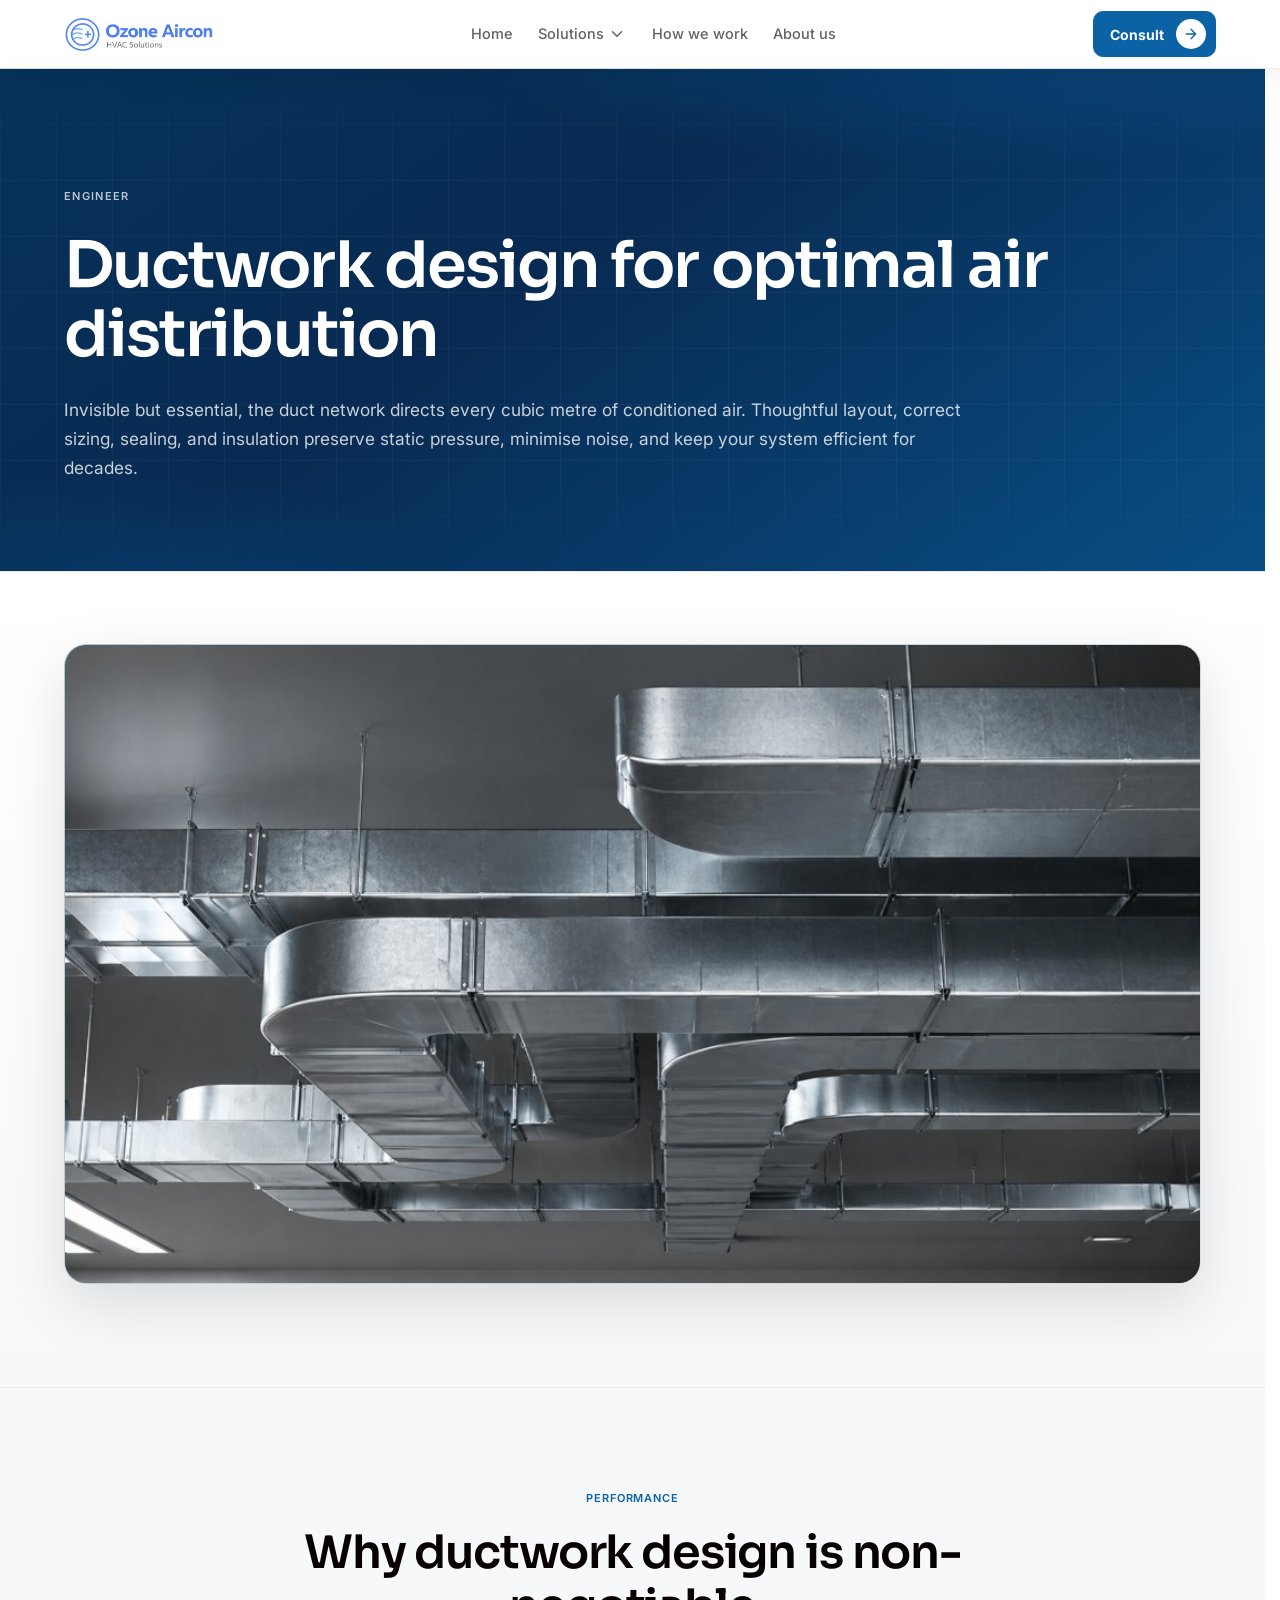
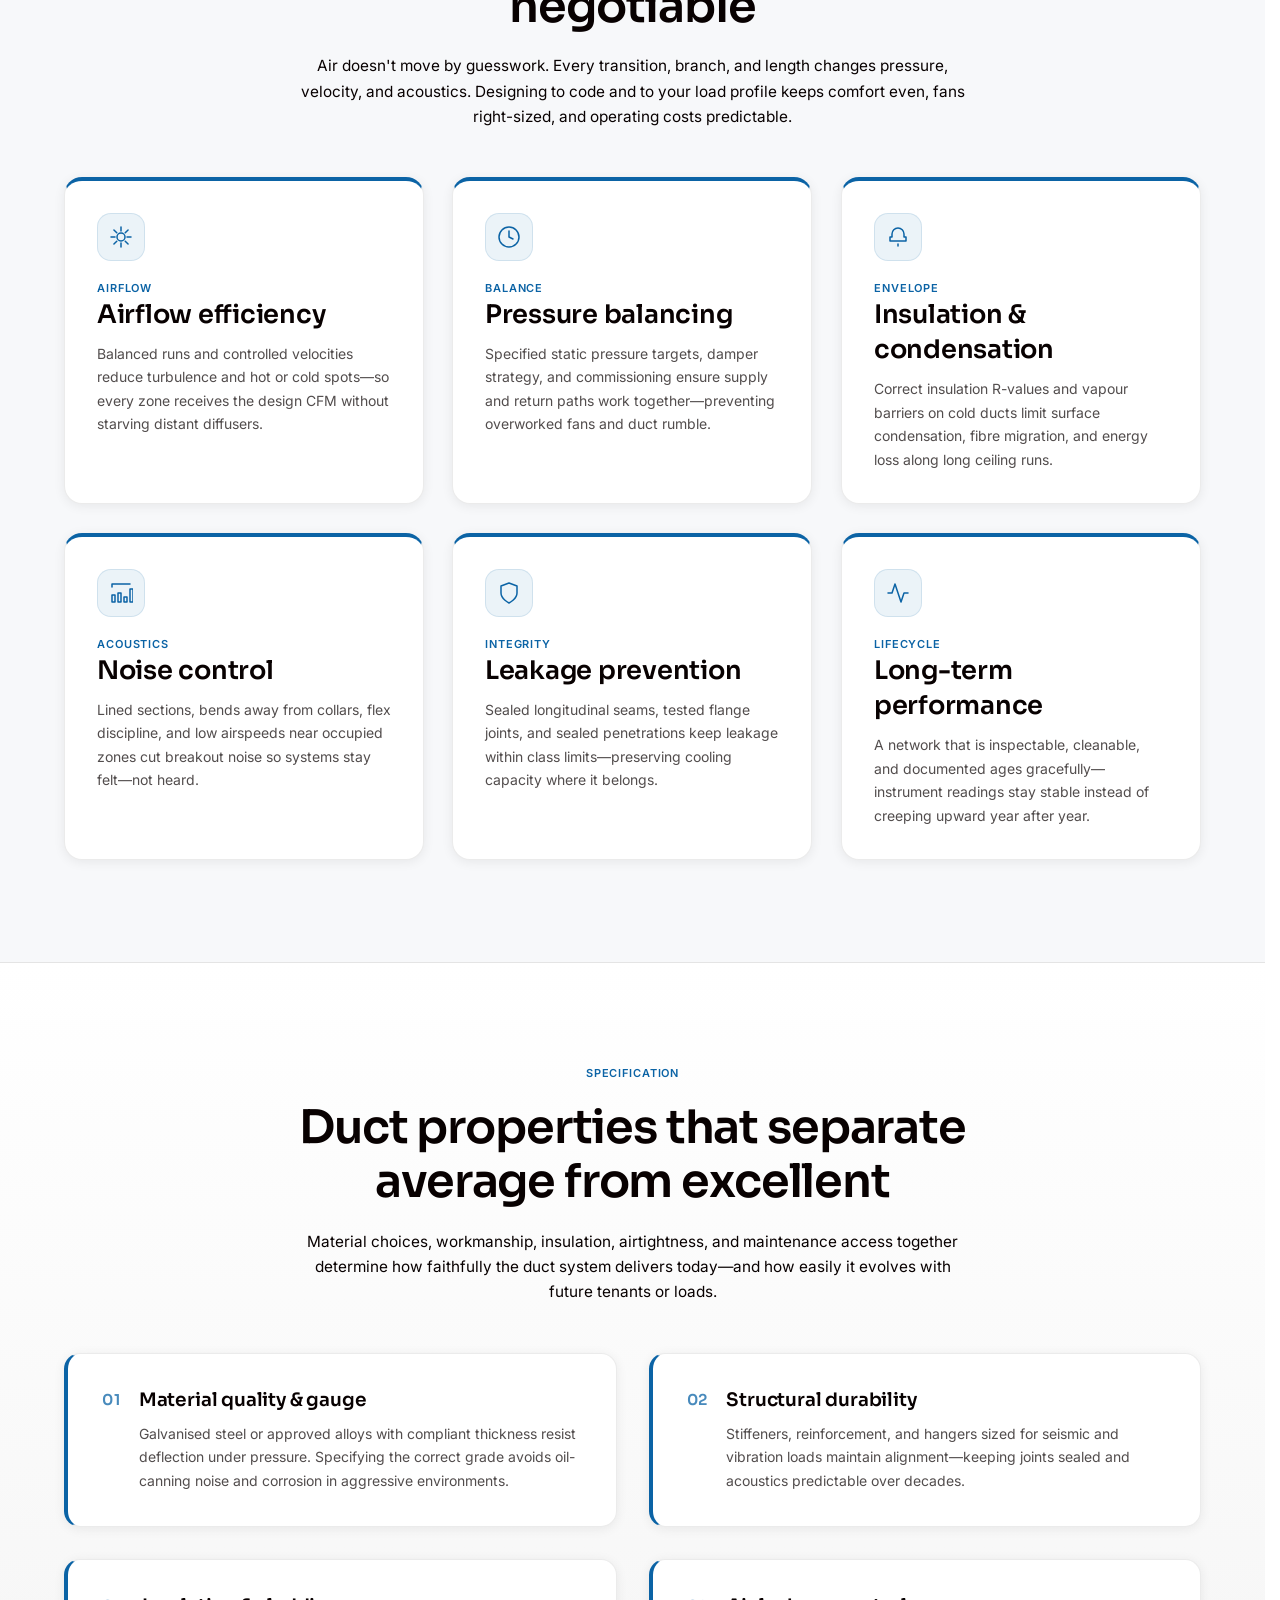
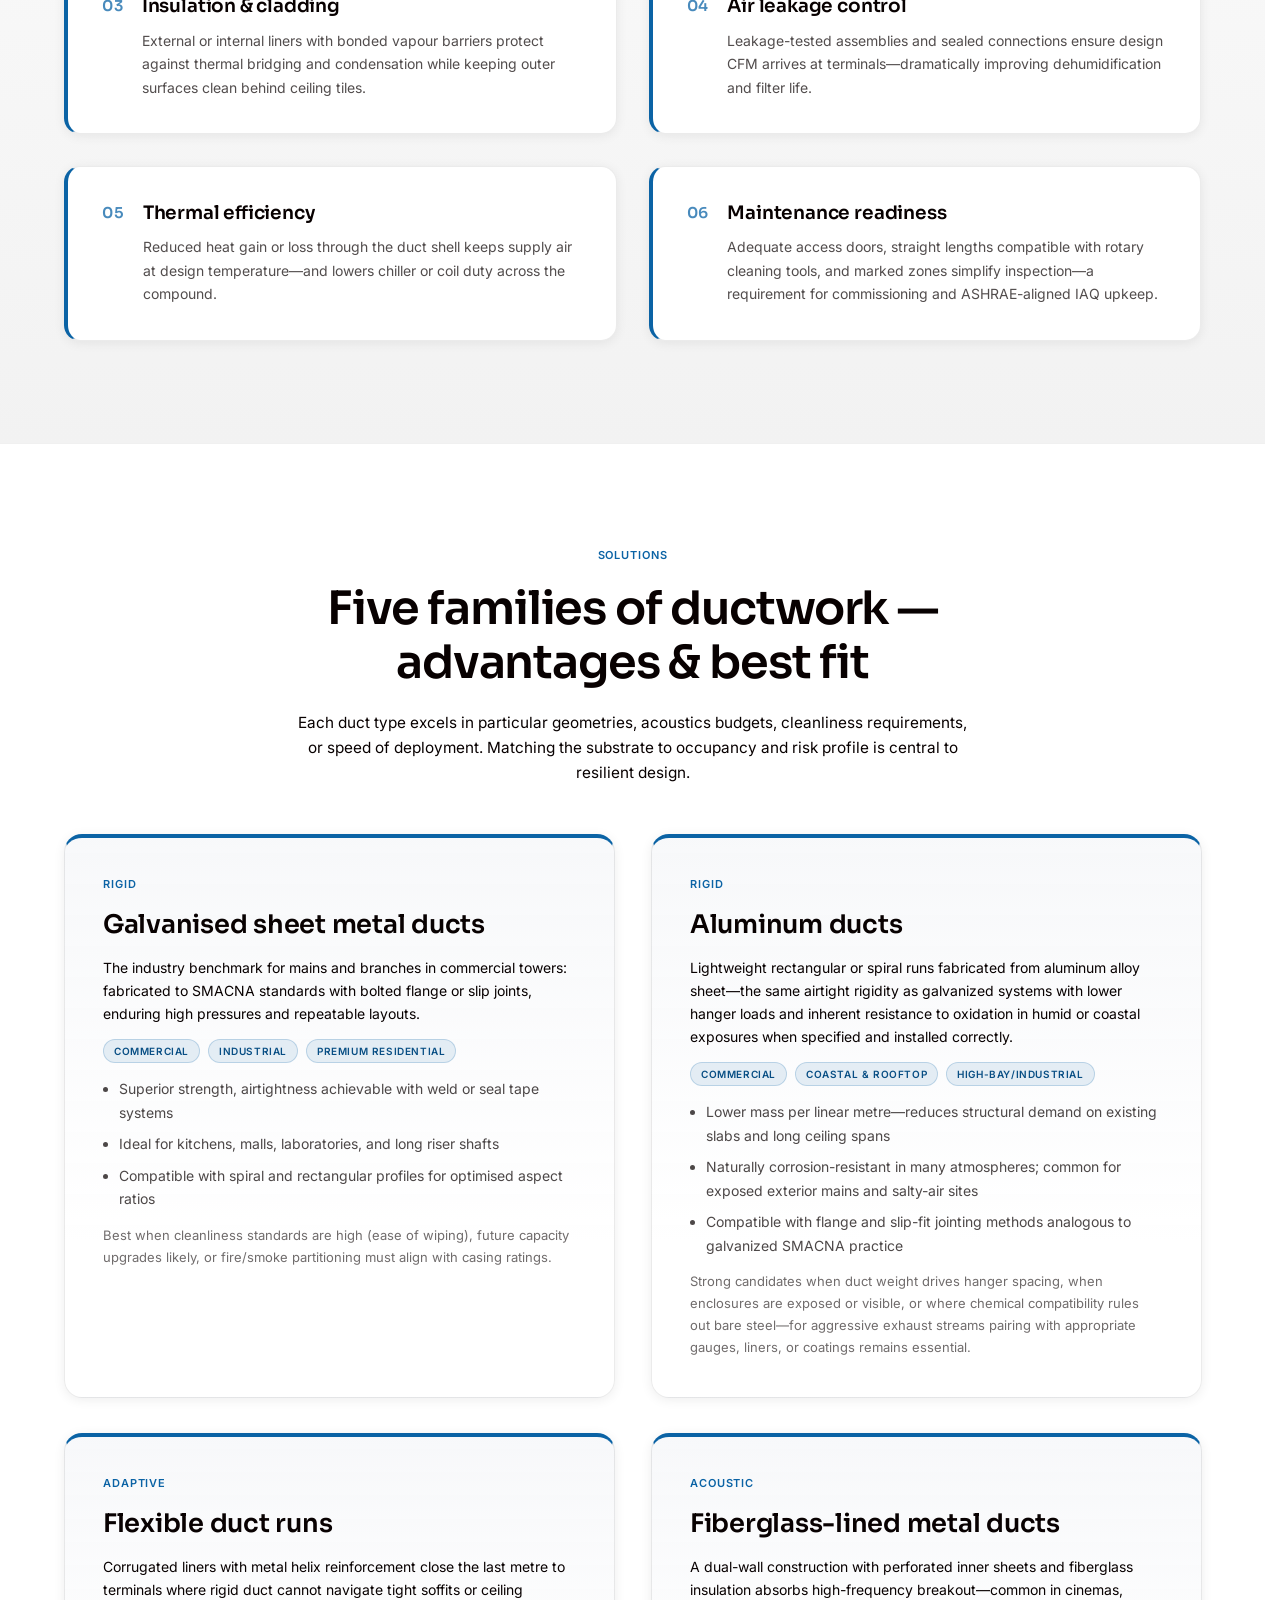
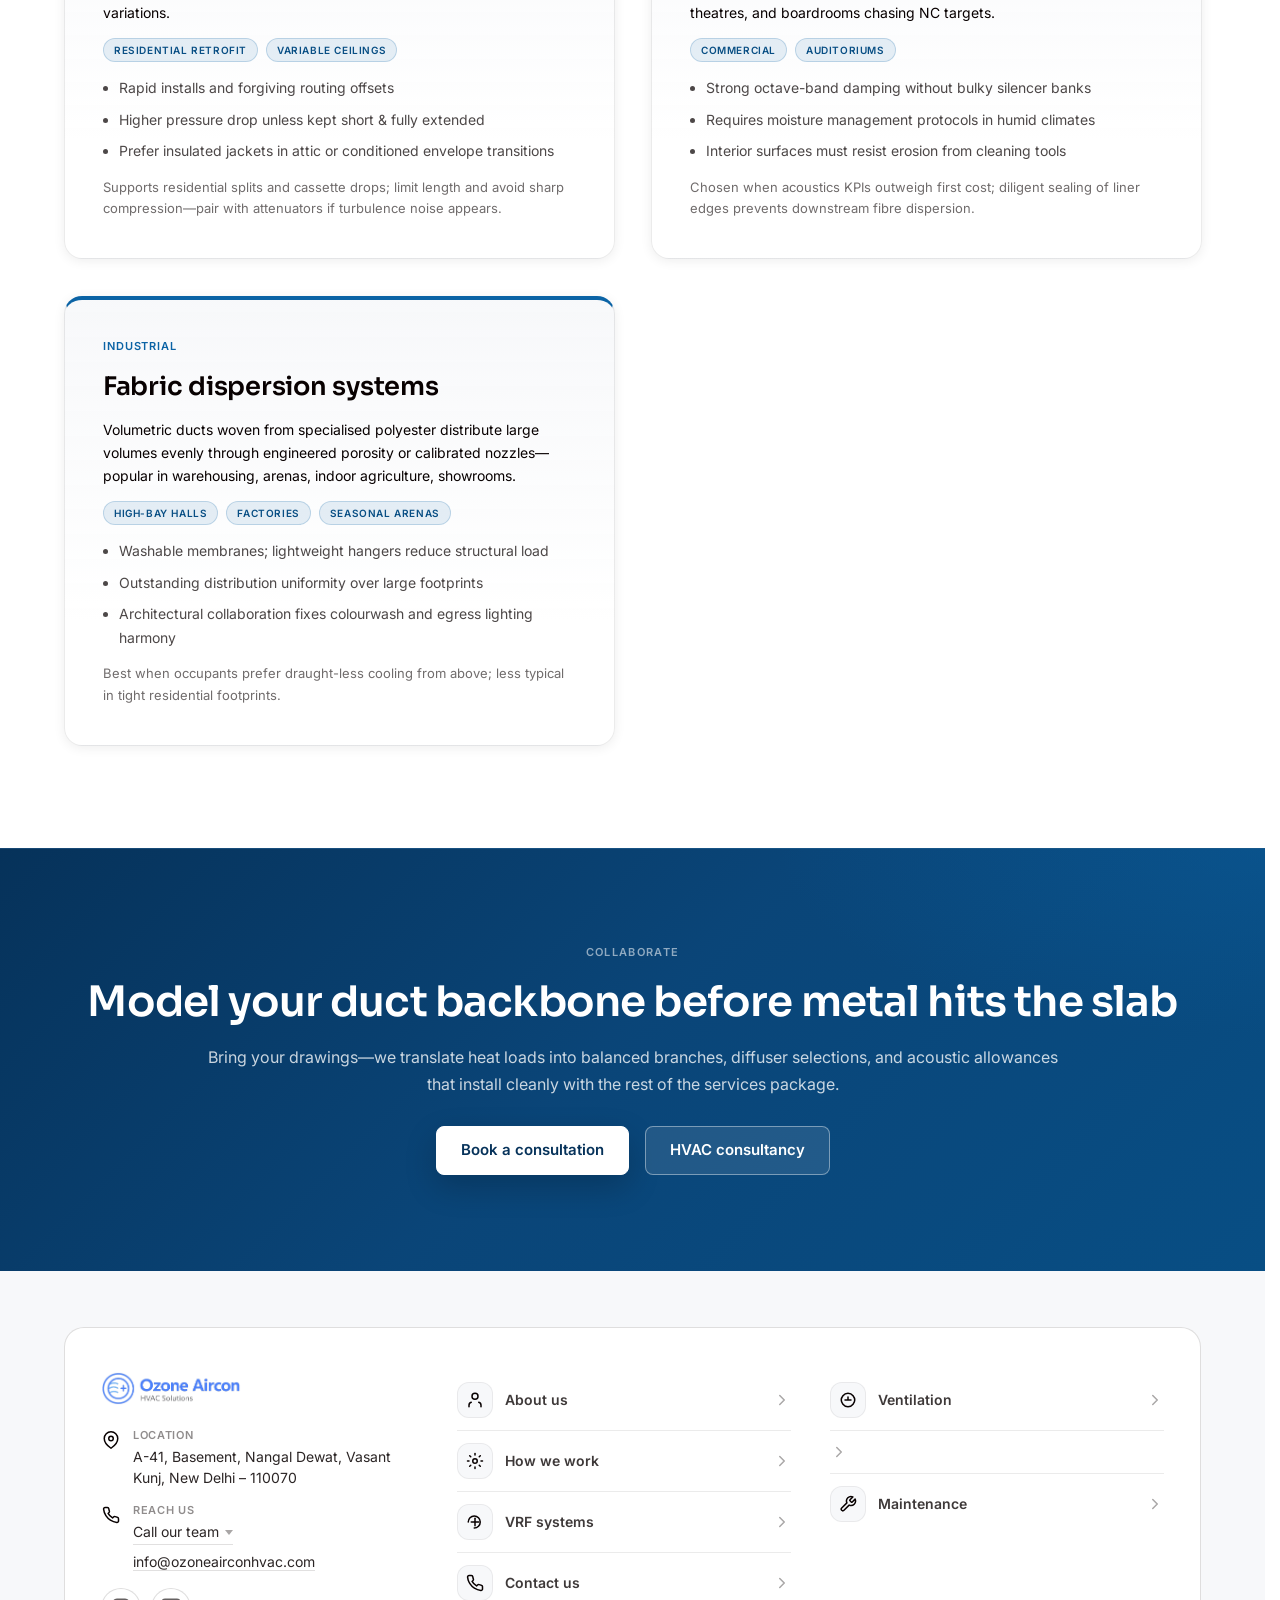
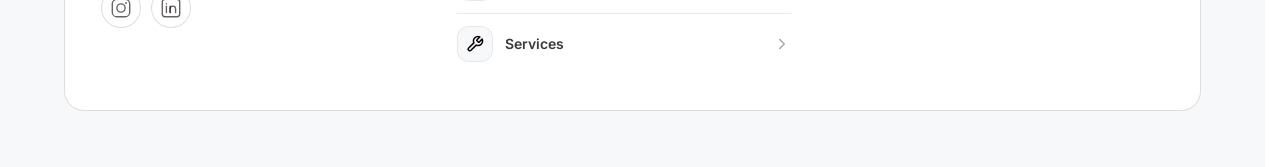
<file: ductwork-design.html>
<!DOCTYPE html>
<html lang="en">
<head>
  <meta charset="UTF-8" />
  <meta name="viewport" content="width=device-width, initial-scale=1.0, viewport-fit=cover" />
  <link rel="icon" type="image/png" sizes="48x48" href="/favicon-48.png?v=8" />
  <link rel="icon" type="image/png" sizes="96x96" href="/favicon-96.png?v=8" />
  <link rel="icon" type="image/png" sizes="192x192" href="/favicon-192.png?v=8" />
  <link rel="shortcut icon" type="image/png" href="/favicon-48.png?v=8" />
  <link rel="icon" href="/favicon.ico?v=8" sizes="any" />
  <link rel="icon" type="image/png" href="/favicon.png?v=8" />
  <link rel="apple-touch-icon" href="/favicon-192.png?v=8" />
  <script>
    (function () {
      var l = document.createElement('link');
      l.rel = 'manifest';
      l.href = location.origin + '/site.webmanifest?v=8';
      document.head.appendChild(l);
    })();
  </script>
  <meta name="description" content="Engineered HVAC ductwork for Delhi NCR—air distribution, pressure balancing, insulation, acoustics, and specification of galvanized sheet metal, aluminum, flexible, fiberglass-lined, and fabric ducts." />
  <meta name="robots" content="index, follow" />
  <link rel="canonical" href="https://ozoneairconhvac.com/ductwork-design.html" />
  <meta property="og:type" content="website" />
  <meta property="og:site_name" content="Ozone Aircon" />
  <meta property="og:title" content="Ductwork Design for Optimal Air Distribution — Ozone Aircon" />
  <meta property="og:description" content="Engineered HVAC ductwork for Delhi NCR—air distribution, pressure balancing, insulation, acoustics, and specification of galvanized sheet metal, aluminum, flexible, and fabric ducts." />
  <meta property="og:url" content="https://ozoneairconhvac.com/ductwork-design.html" />
  <meta property="og:image" content="https://ozoneairconhvac.com/public/images/logo.png" />
  <meta property="og:locale" content="en_IN" />
  <meta name="twitter:card" content="summary_large_image" />
  <meta name="twitter:title" content="Ductwork Design for Optimal Air Distribution — Ozone Aircon" />
  <meta name="twitter:description" content="Engineered HVAC ductwork for Delhi NCR—air distribution, pressure balancing, insulation, acoustics, and specification of galvanized sheet metal, aluminum, flexible, and fabric ducts." />
  <meta name="twitter:image" content="https://ozoneairconhvac.com/public/images/logo.png" />
  <script type="application/ld+json">
  {
    "@context": "https://schema.org",
    "@graph": [
      {
        "@type": "BreadcrumbList",
        "@id": "https://ozoneairconhvac.com/ductwork-design.html#breadcrumb",
        "itemListElement": [
          { "@type": "ListItem", "position": 1, "name": "Home", "item": "https://ozoneairconhvac.com/" },
          { "@type": "ListItem", "position": 2, "name": "Services", "item": "https://ozoneairconhvac.com/services.html" },
          { "@type": "ListItem", "position": 3, "name": "Ductwork design", "item": "https://ozoneairconhvac.com/ductwork-design.html" }
        ]
      },
      {
        "@type": "WebPage",
        "@id": "https://ozoneairconhvac.com/ductwork-design.html#webpage",
        "url": "https://ozoneairconhvac.com/ductwork-design.html",
        "name": "Ductwork Design for Optimal Air Distribution — Ozone Aircon",
        "description": "Engineered HVAC ductwork for Delhi NCR—air distribution, pressure balancing, insulation, acoustics, and specification of galvanized sheet metal, aluminum, flexible, and fabric ducts.",
        "isPartOf": { "@id": "https://ozoneairconhvac.com/#website" }
      },
      {
        "@type": "Service",
        "name": "HVAC ductwork design and installation",
        "serviceType": "Duct fabrication and air distribution engineering",
        "url": "https://ozoneairconhvac.com/ductwork-design.html",
        "provider": { "@id": "https://ozoneairconhvac.com/#organization" },
        "areaServed": { "@type": "AdministrativeArea", "name": "Delhi NCR" }
      }
    ]
  }
  </script>
  <title>Ductwork Design for Optimal Air Distribution — Ozone Aircon</title>
  <link rel="preconnect" href="https://fonts.googleapis.com" />
  <link rel="preconnect" href="https://fonts.gstatic.com" crossorigin />
  <link href="https://fonts.googleapis.com/css2?family=Inter:wght@400;500;600;700&family=Sora:wght@600&display=swap" rel="stylesheet" />
  <style>

    /* ═══════════════ DESIGN TOKENS (aligned with Home) ═══════════════ */
    :root {
      --white:   #FFFFFF;
      --black:   #080101;
      --blue:    #0B63A5;
      --blue-dark:  #084E84;
      --blue-deep:  #06325A;
      --gray-bg: #F2F2F2;
      --gray-soft:  #F7F8FA;
      --border:  rgba(8,1,1,0.13);
      --font-sora:  'Sora', sans-serif;
      --font-inter: 'Inter', sans-serif;
      --section-pad-v: clamp(64px, 8vw, 120px);
      --section-pad-h: clamp(20px, 5vw, 96px);
      --container-gap: clamp(40px, 5.5vw, 88px);
      --pad-v: var(--section-pad-v);
      --pad-h: var(--section-pad-h);
      --gap:   var(--container-gap);
      --shadow-sm: 0 2px 12px rgba(8,1,1,0.07);
      --shadow-md: 0 8px 32px rgba(8,1,1,0.10);
      --shadow-lg: 0 20px 60px rgba(8,1,1,0.12);
      --nav-bar-h: 68px;
    }
    *, *::before, *::after { box-sizing: border-box; margin: 0; padding: 0; }
    html { font-size: 93.75%; scroll-behavior: smooth; overflow-x: clip; scrollbar-gutter: stable; }
    body { font-family: var(--font-inter); background: var(--white); color: var(--black); width: 100%; max-width: none; margin-inline: auto; overflow-x: clip; }
    a { text-decoration: none; color: inherit; }
    img { display: block; max-width: 100%; height: auto; }
    button { cursor: pointer; font-family: inherit; }

    /* ═══════════════ TYPE ═══════════════ */
    .h1 { font-family: var(--font-sora); font-weight: 600; font-size: clamp(36px,5vw,72px); line-height: 115%; letter-spacing: -0.025em; }
    .h2 { font-family: var(--font-sora); font-weight: 600; font-size: clamp(26px,3.6vw,52px); line-height: 118%; letter-spacing: -0.025em; }
    .h3 { font-family: var(--font-sora); font-weight: 600; font-size: clamp(22px,3.1vw,44px); line-height: 122%; letter-spacing: -0.02em; }
    .h4 { font-family: var(--font-sora); font-weight: 600; font-size: clamp(20px,2.5vw,36px); line-height: 130%; letter-spacing: -0.015em; }
    .h5 { font-family: var(--font-sora); font-weight: 600; font-size: clamp(18px,2vw,28px); line-height: 138%; letter-spacing: -0.01em; }
    .tagline { font-family: var(--font-inter); font-weight: 600; font-size: 11px; letter-spacing: 0.08em; text-transform: uppercase; line-height: 150%; color: var(--blue); }
    .text-md  { font-family: var(--font-inter); font-weight: 400; font-size: clamp(14px,1.2vw,17px); line-height: 165%; }
    .text-reg { font-family: var(--font-inter); font-weight: 400; font-size: 14px; line-height: 165%; }
    .text-sm  { font-family: var(--font-inter); font-weight: 400; font-size: 12px; line-height: 150%; }
    .text-sm-bold { font-family: var(--font-inter); font-weight: 600; font-size: 12px; line-height: 150%; }
    .text-sm-link { font-family: var(--font-inter); font-weight: 400; font-size: 12px; line-height: 150%; text-decoration: underline; }
    .h6 { font-family: var(--font-sora); font-weight: 600; font-size: clamp(16px, 1.45vw, 20px); line-height: 130%; letter-spacing: -0.01em; color: var(--black); }

    /* ═══════════════ BUTTONS (same as Home) ═══════════════ */
    .btn-primary, .btn-secondary, .btn-primary-sm {
      display: inline-flex; align-items: center; justify-content: center;
      gap: 8px; border-radius: 8px; cursor: pointer;
      font-family: var(--font-inter); font-weight: 600;
      font-size: 15px; line-height: 150%; text-decoration: none;
      white-space: nowrap;
    }
    .btn-primary    { padding: 12px 24px; background: var(--blue); color: var(--white); border: 1.5px solid var(--blue); }
    .btn-secondary  { padding: 12px 24px; background: transparent; color: var(--black); border: 1.5px solid var(--border); }
    .btn-primary-sm { padding: 8px 18px; background: var(--blue); color: var(--white); border: 1.5px solid var(--blue); }
    .btn-link {
      display: inline-flex; align-items: center; gap: 6px;
      font-family: var(--font-inter); font-weight: 500; font-size: clamp(14px,1.1vw,16px);
      color: var(--black); text-decoration: none; padding: 8px 0;
    }
    .btn-link svg { width: 20px; height: 20px; stroke: var(--black); transition: transform 0.2s ease; }
    .btn-link:hover svg { transform: translateX(4px); }

    /* ═══════════════ NAVBAR (same as Home) ═══════════════ */
    .nav-shell {
      position: sticky; top: 0; z-index: 100;
      padding: 0 var(--section-pad-h);
      background: rgba(255,255,255,0.82);
      backdrop-filter: blur(12px) saturate(1.25);
      border-bottom: 1px solid rgba(8,1,1,0.06);
      box-shadow: 0 10px 26px rgba(8,1,1,0.06);
    }
    .nav-shell.scrolled {
      background: rgba(255,255,255,0.92);
      border-bottom: 1px solid rgba(8,1,1,0.08);
    }
    .navbar-inner {
      display: flex; flex-direction: row;
      align-items: center; justify-content: space-between; gap: 16px;
      min-height: var(--nav-bar-h);
      padding: 0;
    }
    .navbar-brand {
      display: flex; flex-direction: row; align-items: center; gap: 12px;
      text-decoration: none; color: inherit;
      flex-shrink: 0;
    }
    .navbar-logo {
      height: 52px; width: auto; max-width: 150px;
      object-fit: contain; border-radius: 10px;
      flex-shrink: 0;
    }
    .nav-links {
      display: flex; flex-direction: row; align-items: center;
      gap: clamp(14px, 2vw, 28px);
      flex: 1; justify-content: center; min-width: 0;
    }
    .nav-link {
      display: flex; align-items: center; gap: 4px;
      color: rgba(8,1,1,0.62); text-decoration: none;
      font-family: var(--font-inter); font-weight: 500;
      font-size: 14.5px; line-height: 150%; white-space: nowrap;
    }
    .nav-link.active { color: var(--blue); font-weight: 600; }
    .nav-consult {
      display: inline-flex; align-items: center; gap: 12px;
      padding: 7px 9px 7px 16px;
      background: var(--blue); color: var(--white);
      border-radius: 10px; text-decoration: none;
      font-family: var(--font-inter); font-weight: 700; font-size: 14px;
      border: 1.5px solid var(--blue);
      transition: transform 0.22s ease, box-shadow 0.22s ease;
    }
    .nav-consult:hover {
      transform: translateY(-2px);
      box-shadow: 0 8px 24px rgba(11,99,165,0.38);
    }
    .nav-consult-icon {
      width: 30px; height: 30px; border-radius: 50%;
      background: var(--white);
      display: flex; align-items: center; justify-content: center;
      flex-shrink: 0;
    }
    .nav-consult-icon svg { width: 16px; height: 16px; stroke: var(--blue); }
    .nav-hamburger {
      display: none; flex-direction: column;
      justify-content: center; align-items: center;
      width: 42px; height: 42px; gap: 5px;
      background: var(--gray-soft); border: 1px solid var(--border);
      border-radius: 10px; cursor: pointer; padding: 0;
      margin-left: auto;
    }
    .nav-hamburger span { display: block; width: 22px; height: 2px; background: var(--black); border-radius: 2px; transition: all 0.22s ease; }
    .nav-hamburger.open span:nth-child(1) { transform: translateY(7px) rotate(45deg); }
    .nav-hamburger.open span:nth-child(2) { opacity: 0; }
    .nav-hamburger.open span:nth-child(3) { transform: translateY(-7px) rotate(-45deg); }
    .mobile-menu {
      display: none; position: fixed;
      top: calc(12px + var(--nav-bar-h) + 10px + 8px);
      left: 0; right: 0;
      background: var(--white); border-bottom: 1px solid var(--border);
      z-index: 99; padding: 8px 0 16px;
      max-height: calc(100vh - 100px); overflow-y: auto;
    }
    .mobile-menu.open { display: block; }
    .mobile-nav-link {
      display: block; padding: 12px clamp(16px,4vw,24px);
      color: var(--black); text-decoration: none;
      font-family: var(--font-inter); font-weight: 400; font-size: 16px;
      border-bottom: 1px solid var(--border);
    }
    .mobile-nav-link:last-child { border-bottom: none; }
    .mobile-solutions-toggle {
      display: flex; justify-content: space-between; align-items: center;
      padding: 12px clamp(16px,4vw,24px);
      width: 100%; background: none; border: none; border-bottom: 1px solid var(--border);
      color: var(--black); font-family: var(--font-inter);
      font-weight: 400; font-size: 16px; cursor: pointer; text-align: left;
    }
    .mobile-solutions-toggle svg { width: 18px; height: 18px; transition: transform 0.22s; stroke: var(--black); }
    .mobile-solutions-toggle.open svg { transform: rotate(180deg); }
    .mobile-solutions-list { display: none; background: var(--gray-bg); padding: 8px clamp(16px,4vw,24px); }
    .mobile-solutions-list.open { display: block; }
    .mobile-solution-item {
      display: block; padding: 10px 0; color: var(--black); text-decoration: none;
      font-family: var(--font-inter); font-weight: 500; font-size: 14px;
      border-bottom: 1px solid var(--border);
    }
    .mobile-solution-item:last-child { border-bottom: none; }
    .mobile-cta { padding: 16px clamp(16px,4vw,24px); }
    .mobile-cta .btn-primary { width: 100%; justify-content: center; }

    /* Solutions dropdown */
    .nav-solutions { position: relative; }
    .nav-solutions-btn {
      display: flex; align-items: center; gap: 4px;
      background: none; border: none; cursor: pointer;
      color: rgba(8,1,1,0.62); font-family: var(--font-inter);
      font-weight: 500; font-size: 14.5px; line-height: 150%;
      padding: 0; white-space: nowrap;
    }
    .nav-solutions-btn svg { width: 18px; height: 18px; flex-shrink: 0; transition: transform 0.22s ease; stroke: currentColor; }
    .nav-solutions-btn.open svg { transform: rotate(180deg); }
    .solutions-dropdown {
      display: none; position: absolute;
      top: calc(100% + 14px); left: 50%;
      transform: translateX(-50%);
      width: min(640px, 94vw);
      background: var(--white);
      border: 1px solid var(--border);
      border-radius: 12px; padding: 24px 24px 20px; z-index: 200;
      box-shadow: var(--shadow-md);
    }
    .solutions-dropdown.open { display: block; }
    .solutions-dropdown-header {
      font-family: var(--font-inter); font-weight: 600;
      font-size: 11px; line-height: 150%; letter-spacing: 0.08em;
      text-transform: uppercase; color: rgba(8,1,1,0.4); margin-bottom: 14px;
    }
    .solutions-grid { display: grid; grid-template-columns: 1fr 1fr; gap: 4px; }
    .solution-item {
      display: flex; align-items: flex-start; gap: 12px;
      padding: 11px 12px; border-radius: 8px;
      cursor: pointer; text-decoration: none;
      transition: background 0.15s ease;
    }
    .solution-item:hover { background: var(--gray-bg); }
    .solution-icon {
      width: 34px; height: 34px; border-radius: 7px;
      background: var(--gray-bg);
      display: flex; align-items: center; justify-content: center; flex-shrink: 0;
    }
    .solution-icon svg { width: 17px; height: 17px; stroke: var(--black); }
    .solution-text { display: flex; flex-direction: column; gap: 2px; }
    .solution-title { font-family: var(--font-inter); font-weight: 600; font-size: 13px; line-height: 150%; color: var(--black); }
    .solution-subtitle { font-family: var(--font-inter); font-weight: 400; font-size: 11px; line-height: 150%; color: rgba(8,1,1,0.5); }
    .solutions-dropdown-divider { height: 1px; background: var(--border); margin: 14px 0; }
    .solutions-footer { display: flex; align-items: center; justify-content: flex-end; }
    .solutions-footer-link {
      font-family: var(--font-inter); font-weight: 600; font-size: 12px;
      color: var(--blue); text-decoration: none;
      display: flex; align-items: center; gap: 4px;
    }
    .solutions-footer-link svg { width: 13px; height: 13px; stroke: var(--blue); }

    /* ═══════════════════════════════════════
       PAGE HERO (aligned with Services / VRF)
    ═══════════════════════════════════════ */
    .about-hero {
      position: relative; overflow: hidden;
      padding: clamp(72px, 10vw, 120px) var(--section-pad-h) clamp(56px, 7vw, 88px);
      background: linear-gradient(145deg, var(--blue-deep) 0%, #082a52 42%, var(--blue-dark) 100%);
      color: var(--white);
    }
    .about-hero::before {
      content: ''; position: absolute; inset: 0;
      background:
        radial-gradient(ellipse 80% 55% at 78% -10%, rgba(11,99,165,0.45) 0%, transparent 55%),
        radial-gradient(ellipse 50% 40% at 10% 100%, rgba(11,99,165,0.22) 0%, transparent 50%);
      pointer-events: none;
    }
    .about-hero::after {
      content: ''; position: absolute; inset: 0; opacity: 0.07;
      background-image:
        linear-gradient(rgba(255,255,255,0.5) 1px, transparent 1px),
        linear-gradient(90deg, rgba(255,255,255,0.5) 1px, transparent 1px);
      background-size: 56px 56px;
      pointer-events: none;
      mask-image: linear-gradient(to bottom, transparent, black 18%, black 82%, transparent);
    }
    .about-hero-inner {
      position: relative; z-index: 1;
      max-width: min(1320px, 100%);
      display: flex; flex-direction: column;
      gap: clamp(18px, 3vw, 26px);
    }
    .about-hero-tag { color: rgba(255,255,255,0.72) !important; letter-spacing: 0.12em; }
    .about-hero-title {
      font-family: var(--font-sora); font-weight: 600;
      font-size: clamp(36px, 5vw, 64px);
      line-height: 108%; letter-spacing: -0.03em;
      color: var(--white);
    }
    .about-hero-lead {
      max-width: min(920px, 100%);
      font-size: clamp(15px, 1.35vw, 18px);
      line-height: 170%;
      color: rgba(255,255,255,0.78);
    }
    .tagline-wrapper { display: flex; align-items: center; }

    /* ═══════════════════════════════════════
       TABS SECTION (vent-tab-hero.png)
    ═══════════════════════════════════════ */
    .section-tabs {
      background: linear-gradient(180deg, var(--white) 0%, var(--gray-soft) 100%);
      padding: var(--section-pad-v) var(--section-pad-h);
      border-top: 1px solid rgba(8,1,1,0.06);
    }
    .tabs-shell { width: 100%; max-width: none; margin-inline: auto; }
    .tabs-section-container { display: flex; flex-direction: column; gap: clamp(48px, 6vw, 88px); }
    .section-title-centered { display: flex; flex-direction: column; align-items: center; gap: 18px; text-align: center; }
    .section-title-centered .title-content { display: flex; flex-direction: column; gap: 20px; align-items: center; max-width: 680px; }

    .tabs-row {
      display: grid;
      grid-template-columns: minmax(0, 1fr) minmax(0, 1.05fr);
      gap: clamp(36px, 5vw, 72px);
      align-items: stretch;
    }
    .tabs-menu {
      display: flex;
      flex-direction: column;
      border: 1px solid rgba(8,1,1,0.08);
      border-radius: 18px;
      overflow: hidden;
      background: var(--white);
      box-shadow: var(--shadow-sm);
    }
    .tab-link {
      display: flex;
      flex-direction: column;
      gap: 12px;
      padding: clamp(22px, 2.6vw, 30px) clamp(22px, 2.5vw, 28px);
      border-bottom: 1px solid rgba(8,1,1, 0.08);
      border-left: 3px solid transparent;
      cursor: pointer;
      transition: opacity .2s ease, background .2s ease, border-color .2s ease;
    }
    .tab-link:last-child { border-bottom: none; }
    .tab-link.active {
      opacity: 1;
      background: rgba(11,99,165, 0.06);
      border-left-color: var(--blue);
    }
    .tab-link:not(.active) { opacity: 0.62; }
    .tab-link:not(.active):hover { opacity: 0.92; background: rgba(8,1,1,0.02); }
    .tab-link .text-reg { color: rgba(8,1,1, 0.65); }
    .tab-link.active .h4 { color: var(--blue); }

    .tabs-image-shell {
      position: relative;
      border-radius: 20px;
      padding: 1px;
      background: linear-gradient(135deg, rgba(11,99,165, 0.35), rgba(8,1,1, 0.1));
      box-shadow: var(--shadow-lg);
      transition: transform 0.35s ease;
    }
    .tabs-image-shell:hover { transform: translateY(-3px); }
    .tabs-image-pane {
      position: relative;
      border-radius: 19px;
      overflow: hidden;
      background: var(--gray-bg);
      min-height: clamp(300px, 38vw, 540px);
    }
    .tabs-image-pane img {
      position: absolute; inset: 0;
      width: 100%; height: 100%;
      object-fit: cover;
      transition: transform 0.65s cubic-bezier(0.22, 1, 0.36, 1);
    }
    .tabs-image-shell:hover .tabs-image-pane img { transform: scale(1.04); }

    /* ═══════════════════════════════════════
       COMPONENTS (4 × vent-card images)
    ═══════════════════════════════════════ */
    .section-components {
      background: linear-gradient(180deg, var(--gray-soft) 0%, var(--white) 50%, var(--gray-bg) 100%);
      padding: var(--section-pad-v) var(--section-pad-h);
      border-top: 1px solid rgba(8,1,1,0.06);
    }
    .components-shell { width: 100%; max-width: none; margin-inline: auto; }
    .components-container { display: flex; flex-direction: column; gap: clamp(48px, 6vw, 88px); }
    .components-grid {
      display: grid;
      grid-template-columns: repeat(4, 1fr);
      gap: clamp(20px, 2.5vw, 28px);
    }
    .component-card {
      background: var(--white);
      border: 1px solid rgba(8,1,1, 0.08);
      border-radius: 16px;
      overflow: hidden;
      display: flex;
      flex-direction: column;
      box-shadow: var(--shadow-sm);
      transition: transform .25s ease, box-shadow .25s ease, border-color .25s ease;
    }
    .component-card:hover {
      transform: translateY(-6px);
      box-shadow: var(--shadow-md);
      border-color: rgba(11,99,165, 0.2);
    }
    .component-card-content {
      padding: clamp(22px, 2.5vw, 28px);
      display: flex;
      flex-direction: column;
      gap: 10px;
    }
    .component-card-content .tagline { color: var(--blue); font-size: 11px; letter-spacing: 0.1em; }
    .component-card-image {
      position: relative;
      width: 100%;
      height: clamp(160px, 18vw, 200px);
      flex-shrink: 0;
    }
    .component-card-image img {
      position: absolute; inset: 0;
      width: 100%; height: 100%;
      object-fit: cover;
      transition: transform .55s cubic-bezier(0.22, 1, 0.36, 1);
    }
    .component-card:hover .component-card-image img { transform: scale(1.06); }

    /* ═══════════════════════════════════════
       TYPES SECTION
    ═══════════════════════════════════════ */
    .section-types {
      background: var(--gray-bg);
      padding: var(--section-pad-v) var(--section-pad-h);
      border-top: 1px solid rgba(8,1,1, 0.06);
    }
    .types-shell { width: 100%; max-width: none; margin-inline: auto; }
    .types-container { display: flex; flex-direction: column; gap: clamp(44px, 5.5vw, 72px); }
    .section-title-left { display: flex; flex-direction: column; gap: 16px; }
    .section-title-left .title-content { display: flex; flex-direction: column; gap: 20px; max-width: 640px; }
    .types-grid {
      display: grid;
      grid-template-columns: repeat(3, 1fr);
      gap: clamp(22px, 3vw, 32px);
    }
    .type-column {
      display: flex;
      flex-direction: column;
      gap: 0;
    }
    .type-column-content {
      display: flex;
      flex-direction: column;
      gap: 14px;
      background: var(--white);
      border: 1px solid rgba(8,1,1, 0.08);
      border-radius: 16px;
      padding: clamp(26px, 3vw, 36px);
      box-shadow: var(--shadow-sm);
      border-top: 4px solid var(--blue);
      transition: transform 0.22s ease, box-shadow 0.22s ease;
    }
    .type-column-content:hover {
      transform: translateY(-4px);
      box-shadow: var(--shadow-md);
    }
    .type-column-content .text-reg { color: rgba(8,1,1, 0.72); }
    .types-actions { display: flex; align-items: center; gap: 16px; flex-wrap: wrap; justify-content: flex-start; }

    /* ═══════════════════════════════════════
       CLOSING CTA
    ═══════════════════════════════════════ */
    .section-vent-cta {
      padding: clamp(56px, 8vw, 96px) var(--section-pad-h);
      background: linear-gradient(135deg, var(--blue-deep) 0%, #0a4578 48%, var(--blue-dark) 100%);
      position: relative;
      overflow: hidden;
      border-top: 1px solid rgba(255,255,255, 0.06);
    }
    .section-vent-cta::before {
      content: ''; position: absolute; inset: 0;
      background: radial-gradient(ellipse 70% 80% at 100% 0%, rgba(11,99,165, 0.35) 0%, transparent 55%);
      pointer-events: none;
    }
    .vent-cta-inner {
      position: relative; z-index: 1;
      width: 100%; max-width: none; margin-inline: auto;
      text-align: center;
      display: flex; flex-direction: column; gap: 18px; align-items: center;
    }
    .vent-cta-title {
      font-family: var(--font-sora); font-weight: 600;
      font-size: clamp(26px, 3.6vw, 42px);
      line-height: 118%; color: var(--white);
      letter-spacing: -0.02em;
    }
    .vent-cta-lead {
      font-size: clamp(14px, 1.25vw, 17px);
      line-height: 168%;
      color: rgba(255,255,255, 0.78);
      max-width: min(880px, 100%);
    }
    .vent-cta-eyebrow {
      font-size: 11px; font-weight: 600; letter-spacing: 0.12em;
      text-transform: uppercase;
      color: rgba(255,255,255, 0.55);
    }
    .vent-cta-actions {
      display: flex; flex-wrap: wrap;
      gap: 12px 16px; justify-content: center;
      margin-top: 10px;
    }
    .section-vent-cta .btn-primary {
      background: var(--white); color: var(--blue-deep);
      border-color: var(--white);
      box-shadow: 0 12px 32px rgba(0,0,0, 0.2);
    }
    .section-vent-cta .btn-primary:hover {
      box-shadow: 0 16px 44px rgba(0,0,0, 0.28);
    }
    .section-vent-cta .btn-secondary {
      background: rgba(255,255,255, 0.1);
      border-color: rgba(255,255,255, 0.4);
      color: var(--white);
    }
    .section-vent-cta .btn-secondary:hover {
      background: rgba(255,255,255, 0.16);
    }
    /* ═══════════════════════════════════════
       FOOTER (same as Home)
    ═══════════════════════════════════════ */
    .footer {
      background: var(--gray-soft);
      padding: clamp(36px,5vw,56px) var(--section-pad-h);
      display: flex; flex-direction: column; gap: 0;
    }
    .footer-main {
      display: grid;
      grid-template-columns: minmax(240px, 0.95fr) 1fr 1fr;
      gap: clamp(24px, 3vw, 44px);
      align-items: start;
      background: var(--white);
      border: 1px solid var(--border);
      border-radius: 20px;
      padding: clamp(22px, 3.2vw, 36px);
    }
    .footer-brand-col { display: flex; flex-direction: column; gap: 16px; min-width: 0; }
    .footer-brand {
      display: inline-flex; flex-direction: row; align-items: center;
      text-decoration: none; color: inherit;
    }
    .footer-logo {
      height: 48px; width: auto; max-width: 140px; object-fit: contain;
      border-radius: 10px; flex-shrink: 0;
    }
    .footer-social { display: flex; flex-direction: row; gap: 10px; align-items: center; }
    .footer-social a { color: rgba(8,1,1,0.78); }
    .footer-social a {
      display: flex; align-items: center; justify-content: center;
      width: 40px; height: 40px; border-radius: 50%;
      border: 1px solid var(--border);
      background: rgba(255,255,255,0.9);
      transition: transform 0.22s ease, color 0.18s ease, border-color 0.18s ease, background 0.18s ease;
    }
    .footer-social a:hover {
      transform: translateY(-2px);
      color: var(--blue);
      border-color: rgba(11,99,165,0.35);
      background: rgba(11,99,165,0.05);
    }
    .footer-contact-block { display: flex; flex-direction: column; gap: 14px; min-width: 0; }
    .footer-contact-row {
      display: flex; flex-direction: row; align-items: flex-start; gap: 12px;
    }
    .footer-contact-icon {
      width: 20px; height: 20px; border-radius: 0; flex-shrink: 0;
      margin-top: 2px;
      display: flex; align-items: center; justify-content: center;
    }
    .footer-contact-icon svg { width: 18px; height: 18px; stroke: var(--blue); fill: none; }
    .footer-contact-label {
      font-family: var(--font-inter); font-weight: 600; font-size: 11px;
      color: rgba(8,1,1,0.45); text-transform: uppercase; letter-spacing: 0.06em;
      display: block; margin-bottom: 4px;
    }
    .footer-contact-value {
      font-family: var(--font-inter); font-weight: 400; font-size: 14px;
      line-height: 155%; color: rgba(8,1,1,0.86);
      margin: 0;
    }
    .footer-contact-value a {
      color: rgba(8,1,1,0.86); text-decoration: none;
      border-bottom: 1px solid rgba(8,1,1,0.12);
      transition: border-color 0.18s ease, color 0.18s ease;
    }
    .footer-contact-value a:hover { color: var(--blue); border-color: rgba(11,99,165,0.35); }

    .footer-phone { margin: 0; width: 100%; max-width: 100%; min-width: 0; }
    .footer-phone-summary {
      font-family: var(--font-inter); font-weight: 400; font-size: 14px;
      line-height: 155%; color: rgba(8,1,1,0.86);
      cursor: pointer;
      list-style: none;
      display: inline-flex; align-items: center; gap: 6px;
      user-select: none;
      border-bottom: 1px solid rgba(8,1,1,0.12);
      padding-bottom: 1px;
      width: fit-content;
      max-width: 100%;
      box-sizing: border-box;
      transition: color 0.18s ease, border-color 0.18s ease;
    }
    .footer-phone-summary::-webkit-details-marker { display: none; }
    .footer-phone-summary::marker { content: ''; }
    .footer-phone-summary::after {
      content: '';
      width: 0; height: 0;
      margin-top: 1px; flex-shrink: 0;
      border-left: 4px solid transparent; border-right: 4px solid transparent;
      border-top: 5px solid rgba(8,1,1,0.35);
      transition: transform 0.18s ease;
    }
    .footer-phone[open] .footer-phone-summary::after { transform: rotate(180deg); }
    .footer-phone-summary:hover {
      color: var(--blue);
      border-bottom-color: rgba(11,99,165,0.35);
    }
    .footer-phone-summary:focus { outline: none; }
    .footer-phone-summary:focus-visible {
      color: var(--blue);
      border-radius: 2px;
      box-shadow: 0 0 0 3px rgba(11,99,165,0.25);
    }
    .footer-phone-options {
      display: flex; flex-direction: column; gap: 8px;
      margin-top: 10px; padding-top: 10px;
      border-top: 1px solid rgba(8,1,1,0.08);
      min-width: 0;
    }
    .footer-phone-link {
      font-family: var(--font-inter); font-weight: 500; font-size: 14px;
      line-height: 150%;
      color: rgba(8,1,1,0.86); text-decoration: none;
      border-bottom: 1px solid rgba(8,1,1,0.12);
      padding-bottom: 1px; align-self: flex-start;
      transition: border-color 0.18s ease, color 0.18s ease;
    }
    .footer-phone-link:hover { color: var(--blue); border-color: rgba(11,99,165,0.35); }

    .footer-links-col { display: flex; flex-direction: column; gap: 0; padding-top: 6px; }
    .footer-link-row {
      display: flex; align-items: center; justify-content: space-between; gap: 12px;
      padding: 12px 0;
      text-decoration: none;
      border-bottom: 1px solid rgba(8,1,1,0.08);
      transition: background 0.18s ease;
    }
    .footer-link-row:last-child { border-bottom: none; }
    .footer-link-left { display: flex; align-items: center; gap: 12px; min-width: 0; }
    .footer-link-icon {
      width: 36px; height: 36px; border-radius: 12px;
      background: var(--gray-soft);
      border: 1px solid rgba(8,1,1,0.06);
      display: flex; align-items: center; justify-content: center;
      flex-shrink: 0;
    }
    .footer-link-icon svg { width: 18px; height: 18px; stroke: var(--blue); }
    .footer-link-text {
      font-family: var(--font-inter); font-weight: 600; font-size: 14px;
      color: rgba(8,1,1,0.78);
      white-space: nowrap; overflow: hidden; text-overflow: ellipsis;
    }
    .footer-link-chevron { width: 18px; height: 18px; flex-shrink: 0; color: rgba(8,1,1,0.35); transition: color 0.18s ease; }
    .footer-link-row:hover { background: rgba(11,99,165,0.04); }
    .footer-link-row:hover .footer-link-text { color: var(--blue); }
    .footer-link-row:hover .footer-link-icon { border-color: rgba(11,99,165,0.18); background: rgba(11,99,165,0.04); }
    .footer-link-row:hover .footer-link-chevron { color: var(--blue); }

/* ═══════════════════════════════════════
       RESPONSIVE
    ═══════════════════════════════════════ */
    @media (max-width: 1200px) {
      .nav-links { gap: 20px; }
    }
    @media (max-width: 1100px) {
      .components-grid { grid-template-columns: 1fr 1fr; }
    }
    @media (max-width: 1024px) {
      .tabs-row { grid-template-columns: 1fr; }
      .tabs-image-pane { min-height: 320px; aspect-ratio: 16/9; }
      .types-grid { grid-template-columns: 1fr 1fr; }
    }
    @media (max-width: 1180px) {
      .footer-main {
        grid-template-columns: 1fr 1fr;
      }
      .footer-brand-col { grid-column: 1 / -1; }
    }
    @media (max-width: 900px) {
      .nav-links, .nav-consult { display: none; }
      .nav-hamburger { display: flex; }
      .solutions-dropdown { width: min(520px, 94vw); }
    }
    @media (max-width: 768px) {
      .types-grid { grid-template-columns: 1fr; }
      .vent-cta-actions .btn-primary,
      .vent-cta-actions .btn-secondary { width: 100%; justify-content: center; }
    }
    @media (max-width: 640px) {
      .solutions-dropdown {
        position: fixed;
        top: calc(12px + var(--nav-bar-h) + 10px + 8px);
        left: 8px; right: 8px;
        width: auto; border-radius: 10px;
        transform: translateY(-10px) scale(0.97);
      }
      .solutions-dropdown.open { transform: translateY(0) scale(1); }
      .solutions-grid { grid-template-columns: 1fr; }
      .footer-main { grid-template-columns: 1fr; }
      .components-grid { grid-template-columns: 1fr; }
    }
    @media (max-width: 480px) {
      .mobile-cta .btn-primary { width: 100%; justify-content: center; }
      .footer-links-col { padding-top: 0; }
      .btn-primary, .btn-secondary { width: 100%; justify-content: center; }
      .types-actions { flex-direction: column; align-items: flex-start; }
    }
    /* ═══════════════════════════════════════
       ANIMATIONS
    ═══════════════════════════════════════ */
    @keyframes rvUp    { from{opacity:0;transform:translateY(28px)} to{opacity:1;transform:translateY(0)} }
    @keyframes rvLeft  { from{opacity:0;transform:translateX(-30px)} to{opacity:1;transform:translateX(0)} }
    @keyframes rvRight { from{opacity:0;transform:translateX(30px)}  to{opacity:1;transform:translateX(0)} }
    @keyframes rvScale { from{opacity:0;transform:scale(0.94)}       to{opacity:1;transform:scale(1)} }
    @keyframes rvFade  { from{opacity:0;transform:translateY(18px)} to{opacity:1;transform:translateY(0)} }
    .rv,.rv-l,.rv-r,.rv-sc,.rv-fd { opacity:0; }
    .rv.on    { animation: rvUp    0.68s cubic-bezier(0.22,1,0.36,1) both; }
    .rv-l.on  { animation: rvLeft  0.68s cubic-bezier(0.22,1,0.36,1) both; }
    .rv-r.on  { animation: rvRight 0.68s cubic-bezier(0.22,1,0.36,1) both; }
    .rv-sc.on { animation: rvScale 0.55s cubic-bezier(0.22,1,0.36,1) both; }
    .rv-fd.on { animation: rvFade  0.72s cubic-bezier(0.22,1,0.36,1) both; }
    .s1{animation-delay:.07s!important} .s2{animation-delay:.14s!important} .s3{animation-delay:.21s!important}

    .nav-link { position:relative; transition:color 0.2s ease !important; }
    .nav-link::after { content:''; position:absolute; bottom:-3px; left:0; width:0; height:1.5px; background:var(--blue); transition:width 0.22s cubic-bezier(0.22,1,0.36,1); }
    .nav-link:hover::after, .nav-link.active::after { width:100%; }
    .nav-link:hover { color:var(--blue) !important; }
    .nav-solutions-btn { transition:color 0.2s ease !important; }
    .nav-solutions-btn:hover { color:var(--blue); }
    .btn-primary { transition: transform 0.22s ease, box-shadow 0.22s ease !important; }
    .btn-primary:hover { transform: translateY(-2px); box-shadow: 0 8px 28px rgba(11,99,165,0.30) !important; }
    .btn-primary:active { transform: translateY(0) scale(0.98) !important; box-shadow: none !important; }
    .btn-secondary { transition: background 0.22s ease, transform 0.22s ease, box-shadow 0.22s ease !important; }
    .btn-secondary:hover { transform: translateY(-2px); box-shadow: 0 4px 14px rgba(8,1,1,0.09) !important; }
    .btn-secondary:active { transform: translateY(0) scale(0.98) !important; }
    .btn-primary-sm { transition: transform 0.22s ease, box-shadow 0.22s ease !important; }
    .btn-primary-sm:hover { transform: translateY(-2px); box-shadow: 0 6px 18px rgba(11,99,165,0.28) !important; }
    .btn-link { transition:color .18s ease !important; }
    .btn-link:hover { color:var(--blue) !important; }
    .btn-link:hover svg { stroke:var(--blue); }

    .solutions-dropdown {
      display:block !important; visibility:hidden; opacity:0;
      transform:translateX(-50%) translateY(-10px) scale(0.97); transform-origin:top center; pointer-events:none;
      transition:opacity .22s ease, transform .22s cubic-bezier(0.22,1,0.36,1), visibility 0s linear .22s;
    }
    .solutions-dropdown.open {
      visibility:visible; opacity:1; transform:translateX(-50%) translateY(0) scale(1); pointer-events:auto;
      transition:opacity .22s ease, transform .22s cubic-bezier(0.22,1,0.36,1), visibility 0s linear 0s;
    }
    .solutions-dropdown.open .solution-item:nth-child(1){animation:rvUp .30s .04s cubic-bezier(0.22,1,0.36,1) both}
    .solutions-dropdown.open .solution-item:nth-child(2){animation:rvUp .30s .08s cubic-bezier(0.22,1,0.36,1) both}
    .solutions-dropdown.open .solution-item:nth-child(3){animation:rvUp .30s .12s cubic-bezier(0.22,1,0.36,1) both}
    .solutions-dropdown.open .solution-item:nth-child(4){animation:rvUp .30s .16s cubic-bezier(0.22,1,0.36,1) both}
    .solutions-dropdown.open .solution-item:nth-child(5){animation:rvUp .30s .20s cubic-bezier(0.22,1,0.36,1) both}
    .solutions-dropdown.open .solution-item:nth-child(6){animation:rvUp .30s .24s cubic-bezier(0.22,1,0.36,1) both}
    .solutions-dropdown.open .solution-item:nth-child(7){animation:rvUp .30s .28s cubic-bezier(0.22,1,0.36,1) both}
    .solutions-dropdown.open .solution-item:nth-child(8){animation:rvUp .30s .32s cubic-bezier(0.22,1,0.36,1) both}
    .solutions-dropdown.open .solution-item:nth-child(9){animation:rvUp .30s .36s cubic-bezier(0.22,1,0.36,1) both}
    .solution-item { transition:background .15s ease, transform .17s ease !important; }
    .solution-item:hover { transform:translateX(3px) !important; }
    .solution-icon { transition:background .18s ease !important; }
    .solution-item:hover .solution-icon { background:rgba(11,99,165,0.1); }
    .mobile-menu { display:block !important; visibility:hidden; opacity:0; transform:translateY(-10px); pointer-events:none; transition:opacity .26s ease, transform .26s cubic-bezier(0.22,1,0.36,1), visibility 0s linear .26s; }
    .mobile-menu.open { visibility:visible; opacity:1; transform:translateY(0); pointer-events:auto; transition:opacity .26s ease, transform .26s cubic-bezier(0.22,1,0.36,1), visibility 0s linear 0s; }
    .mobile-nav-link { transition:background .15s ease, padding-left .18s ease !important; }
    .mobile-nav-link:hover { background:var(--gray-bg); padding-left:calc(clamp(16px,4vw,24px) + 6px) !important; }
    .mobile-solutions-list { display:block !important; visibility:hidden; opacity:0; max-height:0; overflow:hidden; pointer-events:none; transition:max-height .35s cubic-bezier(0.22,1,0.36,1), opacity .25s ease, visibility 0s linear .25s; }
    .mobile-solutions-list.open { visibility:visible; opacity:1; max-height:600px; pointer-events:auto; transition:max-height .35s cubic-bezier(0.22,1,0.36,1), opacity .25s ease, visibility 0s linear 0s; }
    .component-card { transition: transform .25s ease, box-shadow .25s ease !important; }
    .navbar-logo { transition:transform .3s cubic-bezier(0.22,1,0.36,1) !important; }
    .navbar-logo:hover { transform:scale(1.03); }
    .footer-logo { transition:transform .3s cubic-bezier(0.22,1,0.36,1), opacity .2s ease; display:block; }
    .footer-logo:hover { transform:scale(1.04); opacity:0.82; }
    .footer-social a svg rect,
    .footer-social a svg path,
    .footer-social a svg circle[r="4.5"] { stroke: rgba(8,1,1,0.62); transition: stroke 0.22s ease; }
    .footer-social a svg circle[r="1"] { fill: rgba(8,1,1,0.62); transition: fill 0.22s ease; }
    .footer-social a:hover svg rect,
    .footer-social a:hover svg path,
    .footer-social a:hover svg circle[r="4.5"] { stroke: var(--blue); }
    .footer-social a:hover svg circle[r="1"] { fill: var(--blue); }
    .text-sm-link { transition: color 0.18s ease !important; }
    .text-sm-link:hover { color: var(--blue) !important; }

    /* ═══════════════════════════════════════
       DUCTWORK PAGE — visuals & grids
    ═══════════════════════════════════════ */
    .section-duct-visual {
      padding: clamp(40px, 6vw, 72px) var(--section-pad-h) var(--section-pad-v);
      background: linear-gradient(180deg, var(--white) 0%, var(--gray-soft) 100%);
      border-top: 1px solid rgba(8,1,1, 0.06);
    }
    .duct-shell { width: 100%; max-width: none; margin-inline: auto; }
    .duct-visual-shell {
      position: relative;
      border-radius: 22px;
      padding: 1px;
      background: linear-gradient(135deg, rgba(11,99,165, 0.35), rgba(8,1,1, 0.1));
      box-shadow: var(--shadow-lg);
      transition: transform 0.4s cubic-bezier(0.22, 1, 0.36, 1);
    }
    .duct-visual-shell:hover { transform: translateY(-4px); }
    .duct-visual-inner {
      border-radius: 21px;
      overflow: hidden;
      background: var(--gray-bg);
      position: relative;
      min-height: clamp(260px, 42vw, 480px);
    }
    .duct-visual-inner img {
      width: 100%;
      height: 100%;
      min-height: clamp(260px, 42vw, 480px);
      object-fit: cover;
      display: block;
      transition: transform 0.7s cubic-bezier(0.22, 1, 0.36, 1);
    }
    .duct-visual-shell:hover .duct-visual-inner img { transform: scale(1.03); }

    .section-duct-why {
      padding: var(--section-pad-v) var(--section-pad-h);
      background: var(--gray-soft);
      border-top: 1px solid rgba(8,1,1, 0.06);
    }
    .duct-pillar-grid {
      display: grid;
      grid-template-columns: repeat(3, 1fr);
      gap: clamp(20px, 2.8vw, 28px);
      margin-top: clamp(28px, 4vw, 48px);
    }
    .duct-pillar-card {
      background: var(--white);
      border: 1px solid rgba(8,1,1, 0.08);
      border-radius: 18px;
      padding: clamp(22px, 3vw, 32px);
      border-top: 4px solid var(--blue);
      box-shadow: var(--shadow-sm);
      transition: transform 0.25s ease, box-shadow 0.25s ease;
    }
    .duct-pillar-card:hover {
      transform: translateY(-4px);
      box-shadow: var(--shadow-md);
    }
    .duct-pillar-icon {
      width: 48px; height: 48px;
      border-radius: 14px;
      background: rgba(11,99,165, 0.08);
      border: 1px solid rgba(11,99,165, 0.12);
      display: flex; align-items: center; justify-content: center;
      margin-bottom: 16px;
    }
    .duct-pillar-icon svg { width: 24px; height: 24px; stroke: var(--blue); }
    .duct-pillar-card .text-reg { color: rgba(8,1,1, 0.7); line-height: 168%; margin-top: 10px; }

    .section-duct-properties {
      padding: var(--section-pad-v) var(--section-pad-h);
      background: linear-gradient(180deg, var(--white) 0%, var(--gray-bg) 100%);
      border-top: 1px solid rgba(8,1,1, 0.06);
    }
    .duct-prop-grid {
      display: grid;
      grid-template-columns: repeat(2, minmax(0, 1fr));
      gap: clamp(22px, 3vw, 32px);
      margin-top: clamp(28px, 4vw, 48px);
    }
    .duct-prop-card {
      display: flex;
      gap: 18px;
      align-items: flex-start;
      padding: clamp(22px, 3vw, 34px);
      background: var(--white);
      border-radius: 16px;
      border: 1px solid rgba(8,1,1, 0.08);
      border-left: 4px solid var(--blue);
      box-shadow: var(--shadow-sm);
      transition: box-shadow 0.22s ease, transform 0.22s ease;
    }
    .duct-prop-num {
      flex-shrink: 0;
      font-family: var(--font-sora);
      font-weight: 600;
      font-size: 15px;
      letter-spacing: 0.06em;
      color: rgba(11,99,165, 0.75);
      line-height: 1.3;
      margin-top: 2px;
    }
    .duct-prop-card:hover {
      box-shadow: var(--shadow-md);
      transform: translateY(-3px);
    }
    .duct-prop-card .h6 { margin-bottom: 10px; }
    .duct-prop-card .text-reg { color: rgba(8,1,1, 0.7); line-height: 168%; }

    .section-duct-types {
      padding: var(--section-pad-v) var(--section-pad-h);
      background: var(--white);
      border-top: 1px solid rgba(8,1,1, 0.06);
    }
    .duct-types-grid {
      display: grid;
      grid-template-columns: repeat(2, minmax(0, 1fr));
      gap: clamp(24px, 3.5vw, 36px);
      margin-top: clamp(28px, 4vw, 48px);
    }
    .duct-type-card {
      background: linear-gradient(180deg, rgba(247,248,250, 0.95) 0%, var(--white) 72%);
      border: 1px solid rgba(8,1,1, 0.08);
      border-radius: 18px;
      padding: clamp(26px, 3.5vw, 38px);
      display: flex; flex-direction: column; gap: 14px;
      border-top: 4px solid var(--blue);
      box-shadow: var(--shadow-sm);
      transition: transform 0.25s ease, box-shadow 0.25s ease;
    }
    .duct-type-card:hover {
      transform: translateY(-5px);
      box-shadow: var(--shadow-md);
    }
    .duct-type-meta {
      display: flex;
      flex-wrap: wrap;
      gap: 8px;
      align-items: center;
    }
    .duct-chip {
      font-size: 10px;
      font-weight: 600;
      letter-spacing: 0.06em;
      text-transform: uppercase;
      padding: 5px 10px;
      border-radius: 999px;
      background: rgba(11,99,165, 0.1);
      color: var(--blue-dark);
      border: 1px solid rgba(11,99,165, 0.2);
    }
    .duct-type-list {
      margin: 0;
      padding-left: 1.15em;
      color: rgba(8,1,1, 0.72);
      font-size: 14px;
      line-height: 168%;
    }
    .duct-type-list li + li { margin-top: 8px; }
    .duct-type-applies {
      font-size: 13px;
      line-height: 168%;
      color: rgba(8,1,1, 0.58);
    }

    @media (max-width: 1024px) {
      .duct-pillar-grid { grid-template-columns: 1fr 1fr; }
      .duct-types-grid { grid-template-columns: 1fr; }
    }
    @media (max-width: 768px) {
      .duct-prop-grid { grid-template-columns: 1fr; }
      .duct-pillar-grid { grid-template-columns: 1fr; }
    }

    @media (prefers-reduced-motion:reduce) { *,*::before,*::after { animation-duration:.01ms !important; transition-duration:.01ms !important; } }
  
  </style>

  <link rel="stylesheet" href="public/page-loader.css" />
  <link rel="stylesheet" href="public/nav-stability.css" />
  <link rel="stylesheet" href="public/site-mobile-guard.css" />
  <link rel="stylesheet" href="public/mobile-nav-drawer.css" />
</head>
<body>

  
  <!-- Page loader -->
  <div id="page-loader" class="page-loader" aria-busy="true">
    <div class="page-loader__box" role="status">
      <span class="page-loader__sr">Loading...</span>
      <div class="page-loader__ring" aria-hidden="true"></div>
    </div>
  </div>

  <!-- ═══════════════════════════════════════════ -->
  <!-- NAVBAR (same as Home)                      -->
  <!-- ═══════════════════════════════════════════ -->
  <div class="nav-shell">
    <nav class="navbar-inner">
      <a href="index.html" class="navbar-brand">
        <img src="public/images/logo.png" alt="Ozone Aircon" class="navbar-logo" />
      </a>

      <div class="nav-links">
        <a href="index.html" class="nav-link">Home</a>

        <div class="nav-solutions">
          <button type="button" class="nav-solutions-btn" id="solutionsBtn" onclick="toggleSolutions(event)" aria-expanded="false">
            Solutions
            <svg viewBox="0 0 24 24" fill="none" stroke="currentColor" stroke-width="2" stroke-linecap="round" stroke-linejoin="round" aria-hidden="true">
              <polyline points="6 9 12 15 18 9"/>
            </svg>
          </button>

          <div class="solutions-dropdown" id="solutionsDropdown" role="menu">
            <p class="solutions-dropdown-header">Our Services</p>
            <div class="solutions-grid">

              <a href="services.html" class="solution-item" role="menuitem">
                <div class="solution-icon">
                  <svg viewBox="0 0 24 24" fill="none" stroke="currentColor" stroke-width="1.8" stroke-linecap="round" stroke-linejoin="round"><path d="M4 6h16M4 12h16M4 18h10"/></svg>
                </div>
                <div class="solution-text">
                  <span class="solution-title">Services</span>
                  <span class="solution-subtitle">Full HVAC service portfolio</span>
                </div>
              </a>

              <a href="vrf-system.html" class="solution-item" role="menuitem">
                <div class="solution-icon">
                  <svg viewBox="0 0 24 24" fill="none" stroke="currentColor" stroke-width="1.8" stroke-linecap="round" stroke-linejoin="round"><path d="M12 3v1M3 12h1M12 21v-1M21 12h-1"/><circle cx="12" cy="12" r="4"/><path d="M5.6 5.6l.7.7M18.4 5.6l-.7.7M5.6 18.4l.7-.7M18.4 18.4l-.7-.7"/></svg>
                </div>
                <div class="solution-text">
                  <span class="solution-title">VRV / VRF System</span>
                  <span class="solution-subtitle">Variable refrigerant flow systems</span>
                </div>
              </a>

              <a href="indoor-units.html" class="solution-item" role="menuitem">
                <div class="solution-icon">
                  <svg viewBox="0 0 24 24" fill="none" stroke="currentColor" stroke-width="1.8" stroke-linecap="round" stroke-linejoin="round"><rect x="2" y="7" width="20" height="10" rx="2"/><path d="M8 7V5a2 2 0 0 1 2-2h4a2 2 0 0 1 2 2v2"/><line x1="12" y1="12" x2="12" y2="12.5"/></svg>
                </div>
                <div class="solution-text">
                  <span class="solution-title">Indoor Units</span>
                  <span class="solution-subtitle">Split, cassette &amp; concealed units</span>
                </div>
              </a>

              <a href="chiller-plant.html" class="solution-item" role="menuitem">
                <div class="solution-icon">
                  <svg viewBox="0 0 24 24" fill="none" stroke="currentColor" stroke-width="1.8" stroke-linecap="round" stroke-linejoin="round"><rect x="3" y="3" width="18" height="18" rx="2"/><path d="M3 9h18M9 21V9"/></svg>
                </div>
                <div class="solution-text">
                  <span class="solution-title">Chiller Plant</span>
                  <span class="solution-subtitle">Central cooling infrastructure</span>
                </div>
              </a>

              <a href="ventilation.html" class="solution-item" role="menuitem">
                <div class="solution-icon">
                  <svg viewBox="0 0 24 24" fill="none" stroke="currentColor" stroke-width="1.8" stroke-linecap="round" stroke-linejoin="round"><path d="M12 3C6 3 3 9 3 12s3 9 9 9 9-6 9-9-3-9-9-9z"/><path d="M12 8v4M8 12h8"/></svg>
                </div>
                <div class="solution-text">
                  <span class="solution-title">Ventilation</span>
                  <span class="solution-subtitle">Fresh air &amp; circulation systems</span>
                </div>
              </a>

              <a href="ductwork-design.html" class="solution-item" role="menuitem">
                <div class="solution-icon">
                  <svg viewBox="0 0 24 24" fill="none" stroke="currentColor" stroke-width="1.8" stroke-linecap="round" stroke-linejoin="round"><path d="M4 7h16"/><path d="M4 17h16"/><path d="M9 7v10"/><path d="M15 7v10"/></svg>
                </div>
                <div class="solution-text">
                  <span class="solution-title">Ductwork Design</span>
                  <span class="solution-subtitle">Air distribution &amp; specification</span>
                </div>
              </a>

              <a href="tfas.html" class="solution-item" role="menuitem">
                <div class="solution-icon">
                  <svg viewBox="0 0 24 24" fill="none" stroke="currentColor" stroke-width="1.8" stroke-linecap="round" stroke-linejoin="round"><path d="M12 2L2 7l10 5 10-5-10-5zM2 17l10 5 10-5M2 12l10 5 10-5"/></svg>
                </div>
                <div class="solution-text">
                  <span class="solution-title">TFA's</span>
                  <span class="solution-subtitle">Treated fresh air units</span>
                </div>
              </a>

              <a href="hvac-consultancy.html" class="solution-item" role="menuitem">
                <div class="solution-icon">
                  <svg viewBox="0 0 24 24" fill="none" stroke="currentColor" stroke-width="1.8" stroke-linecap="round" stroke-linejoin="round"><path d="M9 11l3 3L22 4"/><path d="M21 12v7a2 2 0 0 1-2 2H5a2 2 0 0 1-2-2V5a2 2 0 0 1 2-2h11"/></svg>
                </div>
                <div class="solution-text">
                  <span class="solution-title">HVAC Consultancy &amp; Design</span>
                  <span class="solution-subtitle">Expert design &amp; engineering</span>
                </div>
              </a>

              <a href="hvac-maintainence.html" class="solution-item" role="menuitem">
                <div class="solution-icon">
                  <svg viewBox="0 0 24 24" fill="none" stroke="currentColor" stroke-width="1.8" stroke-linecap="round" stroke-linejoin="round"><path d="M14.7 6.3a1 1 0 0 0 0 1.4l1.6 1.6a1 1 0 0 0 1.4 0l3.77-3.77a6 6 0 0 1-7.94 7.94l-6.91 6.91a2.12 2.12 0 0 1-3-3l6.91-6.91a6 6 0 0 1 7.94-7.94l-3.76 3.76z"/></svg>
                </div>
                <div class="solution-text">
                  <span class="solution-title">Maintenance &amp; After-Sales</span>
                  <span class="solution-subtitle">Ongoing care &amp; support</span>
                </div>
              </a>

            </div>

            <div class="solutions-dropdown-divider"></div>
            <div class="solutions-footer">
              <a href="contact.html" class="solutions-footer-link">
                Book a consultation
                <svg viewBox="0 0 24 24" fill="none" stroke="currentColor" stroke-width="2" stroke-linecap="round" stroke-linejoin="round" aria-hidden="true"><path d="M5 12h14M12 5l7 7-7 7"/></svg>
              </a>
            </div>
          </div>
        </div>

        <a href="how-we-work.html" class="nav-link">How we work</a>
        <a href="about-us.html" class="nav-link">About us</a>
      </div>

      <a href="contact.html" class="nav-consult">
        Consult
        <span class="nav-consult-icon" aria-hidden="true">
          <svg viewBox="0 0 24 24" fill="none" stroke="currentColor" stroke-width="2" stroke-linecap="round" stroke-linejoin="round"><path d="M5 12h14M12 5l7 7-7 7"/></svg>
        </span>
      </a>

      <button type="button" class="nav-hamburger" id="hamburgerBtn" onclick="toggleMobileMenu()" aria-expanded="false" aria-label="Toggle navigation">
        <span></span><span></span><span></span>
      </button>
    </nav>
  </div>

  <div class="mobile-menu" id="mobileMenu" role="navigation" aria-label="Primary">
    <a href="index.html" class="mobile-nav-link">Home</a>
    <button type="button" class="mobile-solutions-toggle" id="mobileSolutionsBtn" onclick="toggleMobileSolutions()" aria-expanded="false">
      Solutions
      <svg viewBox="0 0 24 24" fill="none" stroke="currentColor" stroke-width="2" stroke-linecap="round" stroke-linejoin="round" aria-hidden="true"><polyline points="6 9 12 15 18 9"/></svg>
    </button>
    <div class="mobile-solutions-list" id="mobileSolutionsList">
      <a href="services.html" class="mobile-solution-item">Services</a>
      <a href="vrf-system.html" class="mobile-solution-item">VRV / VRF System</a>
      <a href="indoor-units.html" class="mobile-solution-item">Indoor Units</a>
      <a href="chiller-plant.html" class="mobile-solution-item">Chiller Plant</a>
      <a href="ventilation.html" class="mobile-solution-item">Ventilation</a>
      <a href="ductwork-design.html" class="mobile-solution-item">Ductwork design</a>
      <a href="tfas.html" class="mobile-solution-item">TFA's</a>
      <a href="hvac-consultancy.html" class="mobile-solution-item">HVAC Consultancy &amp; Design</a>
      <a href="hvac-maintainence.html" class="mobile-solution-item">Maintenance &amp; After-Sales Service</a>
    </div>
    <a href="how-we-work.html" class="mobile-nav-link">How we work</a>
    <a href="about-us.html" class="mobile-nav-link">About us</a>
    <div class="mobile-cta">
      <a href="contact.html" class="btn-primary">Consult</a>
    </div>
  </div>


  <!-- ═══════════════════════════════════════
       PAGE HERO
  ═══════════════════════════════════════ -->
  <section class="about-hero" data-nav-scroll-anchor>
    <div class="about-hero-inner">
      <span class="tagline-wrapper"><span class="tagline about-hero-tag">Engineer</span></span>
      <h1 class="about-hero-title">Ductwork design for optimal air distribution</h1>
      <p class="about-hero-lead">Invisible but essential, the duct network directs every cubic metre of conditioned air. Thoughtful layout, correct sizing, sealing, and insulation preserve static pressure, minimise noise, and keep your system efficient for decades.</p>
    </div>
  </section>

  <!-- Hero visual -->
  <section class="section-duct-visual" aria-label="Duct distribution example">
    <div class="duct-shell">
      <div class="duct-visual-shell">
        <div class="duct-visual-inner">
          <img src="public/images/ductwork-installation.png" alt="Commercial galvanized steel ductwork suspended from ceiling — radius bends, sealed flanges, engineered air distribution" width="1600" height="900" loading="eager" />
        </div>
      </div>
    </div>
  </section>

  <!-- Why design matters -->
  <section class="section-duct-why">
    <div class="duct-shell">
      <div class="section-title-centered">
        <span class="tagline">Performance</span>
        <div class="title-content">
          <h2 class="h2" style="text-align:center;">Why ductwork design is non-negotiable</h2>
          <p class="text-md" style="text-align:center;">Air doesn&apos;t move by guesswork. Every transition, branch, and length changes pressure, velocity, and acoustics. Designing to code and to your load profile keeps comfort even, fans right-sized, and operating costs predictable.</p>
        </div>
      </div>

      <div class="duct-pillar-grid">

        <div class="duct-pillar-card">
          <div class="duct-pillar-icon" aria-hidden="true">
            <svg viewBox="0 0 24 24" fill="none" stroke="currentColor" stroke-width="1.5" stroke-linecap="round" stroke-linejoin="round"><path d="M12 2v4M12 18v4"/><path d="m4.93 4.93 2.83 2.83M16.24 16.24l2.83 2.83"/><path d="M2 12h4M18 12h4"/><path d="m4.93 19.07 2.83-2.83M16.24 7.76l2.83-2.83"/><circle cx="12" cy="12" r="4"/></svg>
          </div>
          <span class="tagline">Airflow</span>
          <h3 class="h5">Airflow efficiency</h3>
          <p class="text-reg">Balanced runs and controlled velocities reduce turbulence and hot or cold spots—so every zone receives the design CFM without starving distant diffusers.</p>
        </div>

        <div class="duct-pillar-card">
          <div class="duct-pillar-icon" aria-hidden="true">
            <svg viewBox="0 0 24 24" fill="none" stroke="currentColor" stroke-width="1.5" stroke-linecap="round" stroke-linejoin="round"><circle cx="12" cy="12" r="10"/><path d="M12 6v6l4 2"/></svg>
          </div>
          <span class="tagline">Balance</span>
          <h3 class="h5">Pressure balancing</h3>
          <p class="text-reg">Specified static pressure targets, damper strategy, and commissioning ensure supply and return paths work together—preventing overworked fans and duct rumble.</p>
        </div>

        <div class="duct-pillar-card">
          <div class="duct-pillar-icon" aria-hidden="true">
            <svg viewBox="0 0 24 24" fill="none" stroke="currentColor" stroke-width="1.5" stroke-linecap="round" stroke-linejoin="round"><path d="M12 3a6 6 0 0 0-6 6v3H4v4h16v-4h-2V9a6 6 0 0 0-6-6z"/><path d="M12 19v2"/></svg>
          </div>
          <span class="tagline">Envelope</span>
          <h3 class="h5">Insulation &amp; condensation</h3>
          <p class="text-reg">Correct insulation R-values and vapour barriers on cold ducts limit surface condensation, fibre migration, and energy loss along long ceiling runs.</p>
        </div>

        <div class="duct-pillar-card">
          <div class="duct-pillar-icon" aria-hidden="true">
            <svg viewBox="0 0 24 24" fill="none" stroke="currentColor" stroke-width="1.5" stroke-linecap="round" stroke-linejoin="round"><path d="M3 14h3v7H3z"/><path d="M9 12h3v9H9z"/><path d="M15 16h3v5h-3z"/><path d="M21 8h3v13h-3z"/><path d="M3 6V3h18"/></svg>
          </div>
          <span class="tagline">Acoustics</span>
          <h3 class="h5">Noise control</h3>
          <p class="text-reg">Lined sections, bends away from collars, flex discipline, and low airspeeds near occupied zones cut breakout noise so systems stay felt—not heard.</p>
        </div>

        <div class="duct-pillar-card">
          <div class="duct-pillar-icon" aria-hidden="true">
            <svg viewBox="0 0 24 24" fill="none" stroke="currentColor" stroke-width="1.5" stroke-linecap="round" stroke-linejoin="round"><path d="M12 22s8-4 8-10V5l-8-3-8 3v7c0 6 8 10 8 10z"/></svg>
          </div>
          <span class="tagline">Integrity</span>
          <h3 class="h5">Leakage prevention</h3>
          <p class="text-reg">Sealed longitudinal seams, tested flange joints, and sealed penetrations keep leakage within class limits—preserving cooling capacity where it belongs.</p>
        </div>

        <div class="duct-pillar-card">
          <div class="duct-pillar-icon" aria-hidden="true">
            <svg viewBox="0 0 24 24" fill="none" stroke="currentColor" stroke-width="1.5" stroke-linecap="round" stroke-linejoin="round"><polyline points="22 12 18 12 15 21 9 3 6 12 2 12"/></svg>
          </div>
          <span class="tagline">Lifecycle</span>
          <h3 class="h5">Long-term performance</h3>
          <p class="text-reg">A network that is inspectable, cleanable, and documented ages gracefully—instrument readings stay stable instead of creeping upward year after year.</p>
        </div>

      </div>
    </div>
  </section>

  <!-- Properties -->
  <section class="section-duct-properties" id="duct-properties">
    <div class="duct-shell">
      <div class="section-title-centered">
        <span class="tagline">Specification</span>
        <div class="title-content">
          <h2 class="h2" style="text-align:center;">Duct properties that separate average from excellent</h2>
          <p class="text-md" style="text-align:center;">Material choices, workmanship, insulation, airtightness, and maintenance access together determine how faithfully the duct system delivers today—and how easily it evolves with future tenants or loads.</p>
        </div>
      </div>

      <div class="duct-prop-grid">

        <div class="duct-prop-card">
          <span class="duct-prop-num">01</span>
          <div>
            <h3 class="h6">Material quality &amp; gauge</h3>
            <p class="text-reg">Galvanised steel or approved alloys with compliant thickness resist deflection under pressure. Specifying the correct grade avoids oil-canning noise and corrosion in aggressive environments.</p>
          </div>
        </div>

        <div class="duct-prop-card">
          <span class="duct-prop-num">02</span>
          <div>
            <h3 class="h6">Structural durability</h3>
            <p class="text-reg">Stiffeners, reinforcement, and hangers sized for seismic and vibration loads maintain alignment—keeping joints sealed and acoustics predictable over decades.</p>
          </div>
        </div>

        <div class="duct-prop-card">
          <span class="duct-prop-num">03</span>
          <div>
            <h3 class="h6">Insulation &amp; cladding</h3>
            <p class="text-reg">External or internal liners with bonded vapour barriers protect against thermal bridging and condensation while keeping outer surfaces clean behind ceiling tiles.</p>
          </div>
        </div>

        <div class="duct-prop-card">
          <span class="duct-prop-num">04</span>
          <div>
            <h3 class="h6">Air leakage control</h3>
            <p class="text-reg">Leakage-tested assemblies and sealed connections ensure design CFM arrives at terminals—dramatically improving dehumidification and filter life.</p>
          </div>
        </div>

        <div class="duct-prop-card">
          <span class="duct-prop-num">05</span>
          <div>
            <h3 class="h6">Thermal efficiency</h3>
            <p class="text-reg">Reduced heat gain or loss through the duct shell keeps supply air at design temperature—and lowers chiller or coil duty across the compound.</p>
          </div>
        </div>

        <div class="duct-prop-card">
          <span class="duct-prop-num">06</span>
          <div>
            <h3 class="h6">Maintenance readiness</h3>
            <p class="text-reg">Adequate access doors, straight lengths compatible with rotary cleaning tools, and marked zones simplify inspection—a requirement for commissioning and ASHRAE-aligned IAQ upkeep.</p>
          </div>
        </div>

      </div>
    </div>
  </section>

  <!-- Types of ductwork -->
  <section class="section-duct-types" id="duct-types">
    <div class="duct-shell">
      <div class="section-title-centered">
        <span class="tagline">Solutions</span>
        <div class="title-content">
          <h2 class="h2" style="text-align:center;">Five families of ductwork — advantages &amp; best fit</h2>
          <p class="text-md" style="text-align:center;">Each duct type excels in particular geometries, acoustics budgets, cleanliness requirements, or speed of deployment. Matching the substrate to occupancy and risk profile is central to resilient design.</p>
        </div>
      </div>

      <div class="duct-types-grid">

        <article class="duct-type-card">
          <span class="tagline">Rigid</span>
          <h3 class="h5">Galvanised sheet metal ducts</h3>
          <p class="text-reg">The industry benchmark for mains and branches in commercial towers: fabricated to SMACNA standards with bolted flange or slip joints, enduring high pressures and repeatable layouts.</p>
          <div class="duct-type-meta">
            <span class="duct-chip">Commercial</span>
            <span class="duct-chip">Industrial</span>
            <span class="duct-chip">Premium residential</span>
          </div>
          <ul class="duct-type-list">
            <li>Superior strength, airtightness achievable with weld or seal tape systems</li>
            <li>Ideal for kitchens, malls, laboratories, and long riser shafts</li>
            <li>Compatible with spiral and rectangular profiles for optimised aspect ratios</li>
          </ul>
          <p class="duct-type-applies">Best when cleanliness standards are high (ease of wiping), future capacity upgrades likely, or fire/smoke partitioning must align with casing ratings.</p>
        </article>

        <article class="duct-type-card">
          <span class="tagline">Rigid</span>
          <h3 class="h5">Aluminum ducts</h3>
          <p class="text-reg">Lightweight rectangular or spiral runs fabricated from aluminum alloy sheet—the same airtight rigidity as galvanized systems with lower hanger loads and inherent resistance to oxidation in humid or coastal exposures when specified and installed correctly.</p>
          <div class="duct-type-meta">
            <span class="duct-chip">Commercial</span>
            <span class="duct-chip">Coastal &amp; rooftop</span>
            <span class="duct-chip">High-bay/industrial</span>
          </div>
          <ul class="duct-type-list">
            <li>Lower mass per linear metre—reduces structural demand on existing slabs and long ceiling spans</li>
            <li>Naturally corrosion-resistant in many atmospheres; common for exposed exterior mains and salty-air sites</li>
            <li>Compatible with flange and slip-fit jointing methods analogous to galvanized SMACNA practice</li>
          </ul>
          <p class="duct-type-applies">Strong candidates when duct weight drives hanger spacing, when enclosures are exposed or visible, or where chemical compatibility rules out bare steel—for aggressive exhaust streams pairing with appropriate gauges, liners, or coatings remains essential.</p>
        </article>

        <article class="duct-type-card">
          <span class="tagline">Adaptive</span>
          <h3 class="h5">Flexible duct runs</h3>
          <p class="text-reg">Corrugated liners with metal helix reinforcement close the last metre to terminals where rigid duct cannot navigate tight soffits or ceiling variations.</p>
          <div class="duct-type-meta">
            <span class="duct-chip">Residential retrofit</span>
            <span class="duct-chip">Variable ceilings</span>
          </div>
          <ul class="duct-type-list">
            <li>Rapid installs and forgiving routing offsets</li>
            <li>Higher pressure drop unless kept short &amp; fully extended</li>
            <li>Prefer insulated jackets in attic or conditioned envelope transitions</li>
          </ul>
          <p class="duct-type-applies">Supports residential splits and cassette drops; limit length and avoid sharp compression—pair with attenuators if turbulence noise appears.</p>
        </article>

        <article class="duct-type-card">
          <span class="tagline">Acoustic</span>
          <h3 class="h5">Fiberglass-lined metal ducts</h3>
          <p class="text-reg">A dual-wall construction with perforated inner sheets and fiberglass insulation absorbs high-frequency breakout—common in cinemas, theatres, and boardrooms chasing NC targets.</p>
          <div class="duct-type-meta">
            <span class="duct-chip">Commercial</span>
            <span class="duct-chip">Auditoriums</span>
          </div>
          <ul class="duct-type-list">
            <li>Strong octave-band damping without bulky silencer banks</li>
            <li>Requires moisture management protocols in humid climates</li>
            <li>Interior surfaces must resist erosion from cleaning tools</li>
          </ul>
          <p class="duct-type-applies">Chosen when acoustics KPIs outweigh first cost; diligent sealing of liner edges prevents downstream fibre dispersion.</p>
        </article>

        <article class="duct-type-card">
          <span class="tagline">Industrial</span>
          <h3 class="h5">Fabric dispersion systems</h3>
          <p class="text-reg">Volumetric ducts woven from specialised polyester distribute large volumes evenly through engineered porosity or calibrated nozzles—popular in warehousing, arenas, indoor agriculture, showrooms.</p>
          <div class="duct-type-meta">
            <span class="duct-chip">High-bay halls</span>
            <span class="duct-chip">Factories</span>
            <span class="duct-chip">Seasonal arenas</span>
          </div>
          <ul class="duct-type-list">
            <li>Washable membranes; lightweight hangers reduce structural load</li>
            <li>Outstanding distribution uniformity over large footprints</li>
            <li>Architectural collaboration fixes colourwash and egress lighting harmony</li>
          </ul>
          <p class="duct-type-applies">Best when occupants prefer draught-less cooling from above; less typical in tight residential footprints.</p>
        </article>

      </div>
    </div>
  </section>

  <section class="section-vent-cta">
    <div class="vent-cta-inner">
      <span class="vent-cta-eyebrow">Collaborate</span>
      <h2 class="vent-cta-title">Model your duct backbone before metal hits the slab</h2>
      <p class="vent-cta-lead">Bring your drawings—we translate heat loads into balanced branches, diffuser selections, and acoustic allowances that install cleanly with the rest of the services package.</p>
      <div class="vent-cta-actions">
        <a href="contact.html" class="btn-primary">Book a consultation</a>
        <a href="hvac-consultancy.html" class="btn-secondary">HVAC consultancy</a>
      </div>
    </div>
  </section>


  <!-- ═══════════════ FOOTER ═══════════════ -->
<footer class="footer">

    <div class="footer-main">
      <div class="footer-brand-col">
        <a href="index.html" class="footer-brand">
          <img src="public/images/logo.png" alt="Ozone Aircon" class="footer-logo" />
        </a>

        <div class="footer-contact-block">
          <div class="footer-contact-row">
            <div class="footer-contact-icon" aria-hidden="true">
              <svg viewBox="0 0 24 24" fill="none" xmlns="http://www.w3.org/2000/svg">
                <path d="M21 10c0 7-9 13-9 13s-9-6-9-13a9 9 0 0 1 18 0z" stroke="currentColor" stroke-width="2" stroke-linecap="round" stroke-linejoin="round" />
                <circle cx="12" cy="10" r="3" stroke="currentColor" stroke-width="2" />
              </svg>
            </div>
            <div>
              <span class="footer-contact-label">Location</span>
              <p class="footer-contact-value">A-41, Basement, Nangal Dewat, Vasant Kunj, New Delhi – 110070</p>
            </div>
          </div>

          <div class="footer-contact-row">
            <div class="footer-contact-icon" aria-hidden="true">
              <svg viewBox="0 0 24 24" fill="none" xmlns="http://www.w3.org/2000/svg">
                <path d="M22 16.92v3a2 2 0 0 1-2.18 2 19.79 19.79 0 0 1-8.63-3.07 19.5 19.5 0 0 1-6-6 19.79 19.79 0 0 1-3.07-8.67A2 2 0 0 1 4.11 2h3a2 2 0 0 1 2 1.72 12.84 12.84 0 0 0 .7 2.81 2 2 0 0 1-.45 2.11L8.09 9.91a16 16 0 0 0 6 6l1.27-1.27a2 2 0 0 1 2.11-.45 12.84 12.84 0 0 0 2.81.7A2 2 0 0 1 22 16.92z" stroke="currentColor" stroke-width="2" stroke-linecap="round" stroke-linejoin="round" />
              </svg>
            </div>
            <div>
              <span class="footer-contact-label">Reach us</span>
              <details class="footer-phone"><summary class="footer-phone-summary">Call our team</summary><div class="footer-phone-options" role="group" aria-label="Phone numbers"><a class="footer-phone-link" href="tel:+911145510343">+91-11-45510343</a><a class="footer-phone-link" href="tel:+919811934078">+91-9811934078</a></div></details>
              <p class="footer-contact-value" style="margin-top:6px;"><a href="mailto:info@ozoneairconhvac.com">info@ozoneairconhvac.com</a></p>
            </div>
          </div>
        </div>

        <div class="footer-social">
          <a href="https://www.instagram.com/ozoneaircon?igsh=MTBhbGd0bTM2N2xncA%3D%3D&utm_source=qr" target="_blank" rel="noopener noreferrer" aria-label="Instagram">
            <svg width="22" height="22" viewBox="0 0 24 24" fill="none" xmlns="http://www.w3.org/2000/svg">
              <rect x="2.5" y="2.5" width="19" height="19" rx="5" stroke="currentColor" stroke-width="1.5" />
              <circle cx="12" cy="12" r="4.5" stroke="currentColor" stroke-width="1.5" />
              <circle cx="17.5" cy="6.5" r="1" fill="currentColor" />
            </svg>
          </a>
          <a href="https://www.linkedin.com/in/kanwarpal-singh-13bab9406" target="_blank" rel="noopener noreferrer" aria-label="LinkedIn">
            <svg width="22" height="22" viewBox="0 0 24 24" fill="none" xmlns="http://www.w3.org/2000/svg">
              <rect x="2.5" y="2.5" width="19" height="19" rx="3" stroke="currentColor" stroke-width="1.5" />
              <path d="M7 10V17" stroke="currentColor" stroke-width="1.5" stroke-linecap="round" />
              <path d="M7 7.2V7.5" stroke="currentColor" stroke-width="1.5" stroke-linecap="round" />
              <path d="M11 17V13C11 11.3431 12.3431 10 14 10C15.6569 10 17 11.3431 17 13V17" stroke="currentColor" stroke-width="1.5" stroke-linecap="round" />
              <path d="M11 10V17" stroke="currentColor" stroke-width="1.5" stroke-linecap="round" />
            </svg>
          </a>
        </div>
      </div>

      <div class="footer-links-col">
        <a href="about-us.html" class="footer-link-row">
          <span class="footer-link-left">
            <span class="footer-link-icon" aria-hidden="true">
              <svg viewBox="0 0 24 24" fill="none" xmlns="http://www.w3.org/2000/svg">
                <path d="M20 21V19a4 4 0 0 0-3-3.87" stroke="currentColor" stroke-width="2" stroke-linecap="round" />
                <path d="M4 21V19a4 4 0 0 1 3-3.87" stroke="currentColor" stroke-width="2" stroke-linecap="round" />
                <circle cx="12" cy="7" r="4" stroke="currentColor" stroke-width="2" />
              </svg>
            </span>
            <span class="footer-link-text">About us</span>
          </span>
          <svg class="footer-link-chevron" viewBox="0 0 24 24" fill="none" xmlns="http://www.w3.org/2000/svg" stroke="currentColor" stroke-width="2" stroke-linecap="round" stroke-linejoin="round" aria-hidden="true">
            <path d="M9 18L15 12L9 6" />
          </svg>
        </a>

        <a href="how-we-work.html" class="footer-link-row">
          <span class="footer-link-left">
            <span class="footer-link-icon" aria-hidden="true">
              <svg viewBox="0 0 24 24" fill="none" xmlns="http://www.w3.org/2000/svg">
                <path d="M12 2v2" stroke="currentColor" stroke-width="2" stroke-linecap="round" />
                <path d="M12 20v2" stroke="currentColor" stroke-width="2" stroke-linecap="round" />
                <path d="M4.93 4.93l1.41 1.41" stroke="currentColor" stroke-width="2" stroke-linecap="round" />
                <path d="M17.66 17.66l1.41 1.41" stroke="currentColor" stroke-width="2" stroke-linecap="round" />
                <path d="M2 12h2" stroke="currentColor" stroke-width="2" stroke-linecap="round" />
                <path d="M20 12h2" stroke="currentColor" stroke-width="2" stroke-linecap="round" />
                <path d="M4.93 19.07l1.41-1.41" stroke="currentColor" stroke-width="2" stroke-linecap="round" />
                <path d="M17.66 6.34l1.41-1.41" stroke="currentColor" stroke-width="2" stroke-linecap="round" />
                <circle cx="12" cy="12" r="3" stroke="currentColor" stroke-width="2" />
              </svg>
            </span>
            <span class="footer-link-text">How we work</span>
          </span>
          <svg class="footer-link-chevron" viewBox="0 0 24 24" fill="none" xmlns="http://www.w3.org/2000/svg" stroke="currentColor" stroke-width="2" stroke-linecap="round" stroke-linejoin="round" aria-hidden="true">
            <path d="M9 18L15 12L9 6" />
          </svg>
        </a>

        <a href="vrf-system.html" class="footer-link-row">
          <span class="footer-link-left">
            <span class="footer-link-icon" aria-hidden="true">
              <svg viewBox="0 0 24 24" fill="none" xmlns="http://www.w3.org/2000/svg">
                <path d="M3 12c0-4.418 3.582-8 8-8s8 3.582 8 8-3.582 8-8 8" stroke="currentColor" stroke-width="2" stroke-linecap="round" />
                <path d="M7 12h10" stroke="currentColor" stroke-width="2" stroke-linecap="round" />
                <path d="M12 7v10" stroke="currentColor" stroke-width="2" stroke-linecap="round" />
              </svg>
            </span>
            <span class="footer-link-text">VRF systems</span>
          </span>
          <svg class="footer-link-chevron" viewBox="0 0 24 24" fill="none" xmlns="http://www.w3.org/2000/svg" stroke="currentColor" stroke-width="2" stroke-linecap="round" stroke-linejoin="round" aria-hidden="true">
            <path d="M9 18L15 12L9 6" />
          </svg>
        </a>

        <a href="contact.html" class="footer-link-row">
          <span class="footer-link-left">
            <span class="footer-link-icon" aria-hidden="true">
              <svg viewBox="0 0 24 24" fill="none" xmlns="http://www.w3.org/2000/svg">
                <path d="M22 16.92v3a2 2 0 0 1-2.18 2 19.79 19.79 0 0 1-8.63-3.07 19.5 19.5 0 0 1-6-6 19.79 19.79 0 0 1-3.07-8.67A2 2 0 0 1 4.11 2h3a2 2 0 0 1 2 1.72 12.84 12.84 0 0 0 .7 2.81 2 2 0 0 1-.45 2.11L8.09 9.91a16 16 0 0 0 6 6l1.27-1.27a2 2 0 0 1 2.11-.45 12.84 12.84 0 0 0 2.81.7A2 2 0 0 1 22 16.92z" stroke="currentColor" stroke-width="2" stroke-linecap="round" stroke-linejoin="round" />
              </svg>
            </span>
            <span class="footer-link-text">Contact us</span>
          </span>
          <svg class="footer-link-chevron" viewBox="0 0 24 24" fill="none" xmlns="http://www.w3.org/2000/svg" stroke="currentColor" stroke-width="2" stroke-linecap="round" stroke-linejoin="round" aria-hidden="true">
            <path d="M9 18L15 12L9 6" />
          </svg>
        </a>

        <a href="services.html" class="footer-link-row">
          <span class="footer-link-left">
            <span class="footer-link-icon" aria-hidden="true">
              <svg viewBox="0 0 24 24" fill="none" xmlns="http://www.w3.org/2000/svg">
                <path d="M14.7 6.3a1 1 0 0 0 0 1.4l1.6 1.6a1 1 0 0 0 1.4 0l3.77-3.77a6 6 0 0 1-7.94 7.94l-6.91 6.91a2.12 2.12 0 0 1-3-3l6.91-6.91a6 6 0 0 1 7.94-7.94l-3.76 3.76z" stroke="currentColor" stroke-width="2" stroke-linecap="round" stroke-linejoin="round" />
              </svg>
            </span>
            <span class="footer-link-text">Services</span>
          </span>
          <svg class="footer-link-chevron" viewBox="0 0 24 24" fill="none" xmlns="http://www.w3.org/2000/svg" stroke="currentColor" stroke-width="2" stroke-linecap="round" stroke-linejoin="round" aria-hidden="true">
            <path d="M9 18L15 12L9 6" />
          </svg>
        </a>
      </div>

      <div class="footer-links-col">
        <a href="ventilation.html" class="footer-link-row">
          <span class="footer-link-left">
            <span class="footer-link-icon" aria-hidden="true">
              <svg viewBox="0 0 24 24" fill="none" xmlns="http://www.w3.org/2000/svg">
                <path d="M12 3C6 3 3 9 3 12s3 9 9 9 9-6 9-9-3-9-9-9z" stroke="currentColor" stroke-width="2" stroke-linecap="round" stroke-linejoin="round" />
                <path d="M12 8v4M8 12h8" stroke="currentColor" stroke-width="2" stroke-linecap="round" stroke-linejoin="round" />
              </svg>
            </span>
            <span class="footer-link-text">Ventilation</span>
          </span>
          <svg class="footer-link-chevron" viewBox="0 0 24 24" fill="none" xmlns="http://www.w3.org/2000/svg" stroke="currentColor" stroke-width="2" stroke-linecap="round" stroke-linejoin="round" aria-hidden="true">
            <path d="M9 18L15 12L9 6" />
          </svg>
        </a>

        <a href="ductwork-design.html" class="footer-link-row">
          </span>
          <svg class="footer-link-chevron" viewBox="0 0 24 24" fill="none" xmlns="http://www.w3.org/2000/svg" stroke="currentColor" stroke-width="2" stroke-linecap="round" stroke-linejoin="round" aria-hidden="true">
            <path d="M9 18L15 12L9 6" />
          </svg>
        </a>

        <a href="hvac-maintainence.html" class="footer-link-row">
          <span class="footer-link-left">
            <span class="footer-link-icon" aria-hidden="true">
              <svg viewBox="0 0 24 24" fill="none" xmlns="http://www.w3.org/2000/svg">
                <path d="M14.7 6.3a1 1 0 0 0 0 1.4l1.6 1.6a1 1 0 0 0 1.4 0l3.77-3.77a6 6 0 0 1-7.94 7.94l-6.91 6.91a2.12 2.12 0 0 1-3-3l6.91-6.91a6 6 0 0 1 7.94-7.94l-3.76 3.76z" stroke="currentColor" stroke-width="2" stroke-linecap="round" stroke-linejoin="round" />
              </svg>
            </span>
            <span class="footer-link-text">Maintenance</span>
          </span>
          <svg class="footer-link-chevron" viewBox="0 0 24 24" fill="none" xmlns="http://www.w3.org/2000/svg" stroke="currentColor" stroke-width="2" stroke-linecap="round" stroke-linejoin="round" aria-hidden="true">
            <path d="M9 18L15 12L9 6" />
          </svg>
        </a>
      </div>
    </div>

  </footer>

  <script>
    function toggleSolutions(e) {
      e.stopPropagation();
      var btn = document.getElementById('solutionsBtn');
      var dd  = document.getElementById('solutionsDropdown');
      if (!dd || !btn) return;
      var open = dd.classList.toggle('open');
      btn.classList.toggle('open', open);
      btn.setAttribute('aria-expanded', String(open));
    }
    document.addEventListener('click', function(e) {
      var btn = document.getElementById('solutionsBtn');
      var dd  = document.getElementById('solutionsDropdown');
      if (!btn || !dd) return;
      if (!btn.contains(e.target) && !dd.contains(e.target)) {
        dd.classList.remove('open');
        btn.classList.remove('open');
        btn.setAttribute('aria-expanded', 'false');
      }
    });
    function toggleMobileMenu() {
      var btn  = document.getElementById('hamburgerBtn');
      var menu = document.getElementById('mobileMenu');
      if (!btn || !menu) return;
      var open = menu.classList.toggle('open');
      btn.classList.toggle('open', open);
      btn.setAttribute('aria-expanded', String(open));
      document.body.style.overflow = open ? 'hidden' : '';
    }
    function toggleMobileSolutions() {
      var btn  = document.getElementById('mobileSolutionsBtn');
      var list = document.getElementById('mobileSolutionsList');
      if (!btn || !list) return;
      var open = list.classList.toggle('open');
      btn.classList.toggle('open', open);
      btn.setAttribute('aria-expanded', String(open));
    }
    document.addEventListener('keydown', function(e) {
      if (e.key !== 'Escape') return;
      var dd = document.getElementById('solutionsDropdown');
      var sbtn = document.getElementById('solutionsBtn');
      if (dd) dd.classList.remove('open');
      if (sbtn) { sbtn.classList.remove('open'); sbtn.setAttribute('aria-expanded', 'false'); }
      var menu = document.getElementById('mobileMenu');
      var hbtn = document.getElementById('hamburgerBtn');
      if (menu && menu.classList.contains('open') && hbtn) {
        menu.classList.remove('open');
        hbtn.classList.remove('open');
        hbtn.setAttribute('aria-expanded', 'false');
        document.body.style.overflow = '';
      }
    });
    window.addEventListener('resize', function() {
      if (window.innerWidth > 900) {
        var menu = document.getElementById('mobileMenu');
        var btn  = document.getElementById('hamburgerBtn');
        if (menu && btn && menu.classList.contains('open')) {
          menu.classList.remove('open');
          btn.classList.remove('open');
          btn.setAttribute('aria-expanded', 'false');
          document.body.style.overflow = '';
        }
      }
    });

    /* Tab switching */
    (function() {
      var map = [
        ['.about-hero-inner', ['rv-fd']],
        ['.section-title-centered', ['rv']],
        ['.duct-visual-shell', ['rv-r']],
        ['.duct-pillar-card', ['rv-sc']],
        ['.duct-prop-card', ['rv-l']],
        ['.duct-type-card', ['rv-sc']],
        ['.vent-cta-inner', ['rv-fd']],
        ['.footer-main', ['rv']],
      ];
      map.forEach(function(pair) {
        document.querySelectorAll(pair[0]).forEach(function(el, i) {
          pair[1].forEach(function(cls) { el.classList.add(cls); });
          if (pair[0] === '.duct-pillar-card' || pair[0] === '.duct-type-card' || pair[0] === '.duct-prop-card')
            el.classList.add('s'+ Math.min(i+1, 3));
        });
      });
      var io = new IntersectionObserver(function(entries) {
        entries.forEach(function(e) { if (e.isIntersecting) { e.target.classList.add('on'); io.unobserve(e.target); } });
      }, { threshold: 0.07, rootMargin: '0px 0px -44px 0px' });
      document.querySelectorAll('.rv,.rv-l,.rv-r,.rv-sc,.rv-fd').forEach(function(el) { io.observe(el); });

    }());
  </script>

    <script src="public/nav-glass.js" defer></script>
  <script src="public/page-loader.js" defer></script>
  <script src="public/mobile-nav-drawer.js" defer></script>
</body>
</html>
</file>
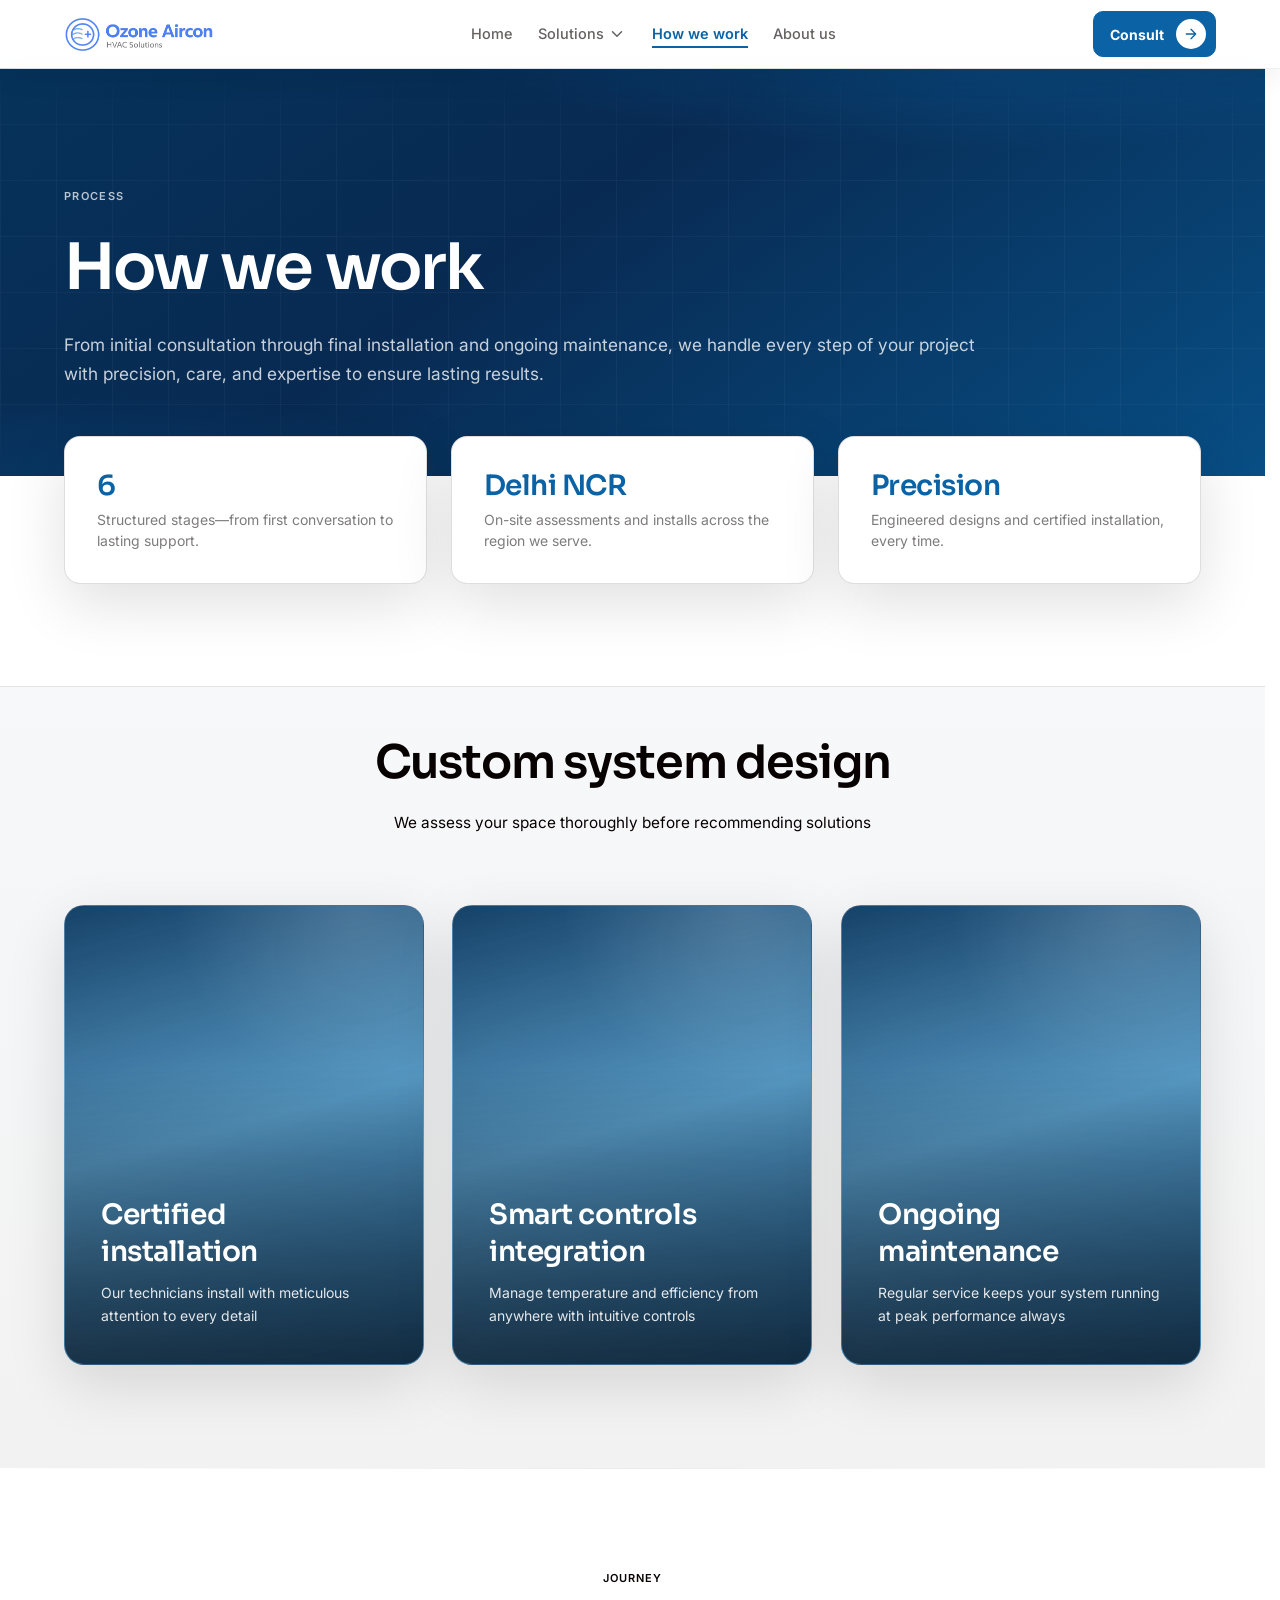
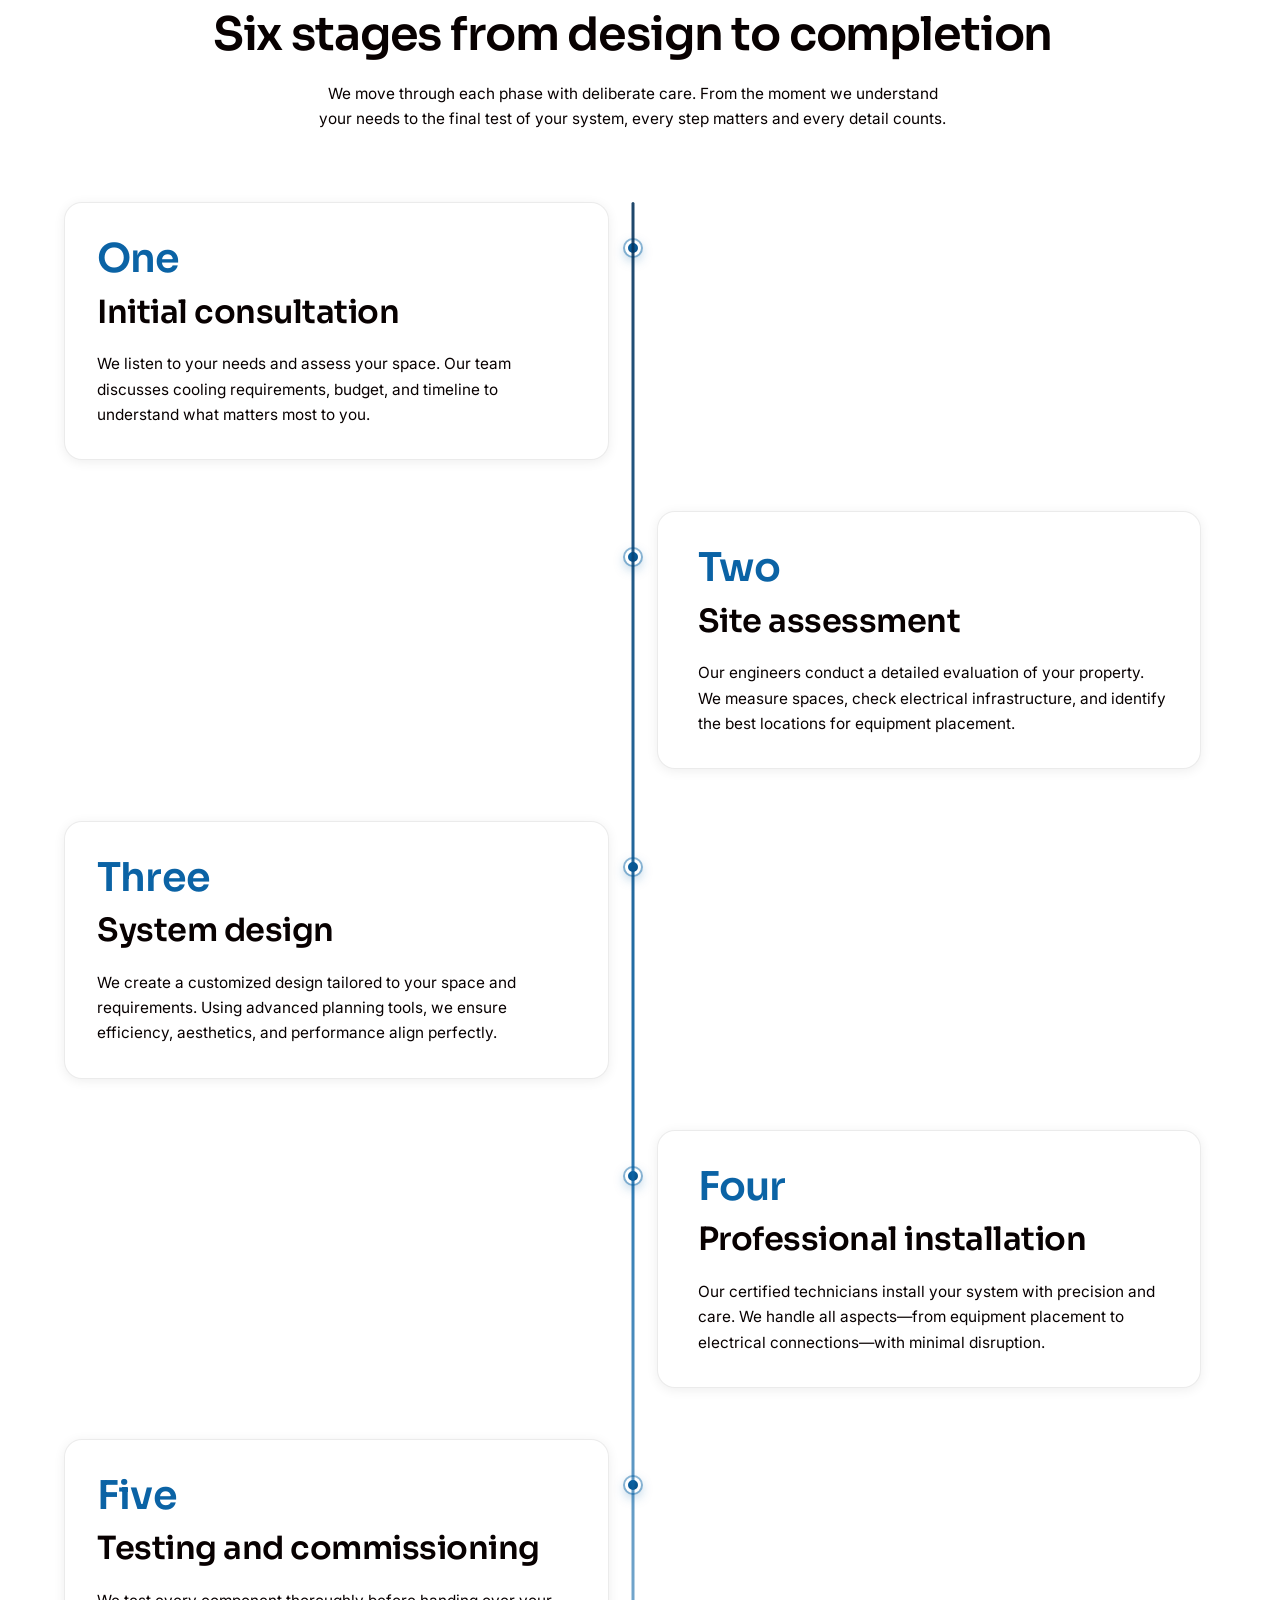
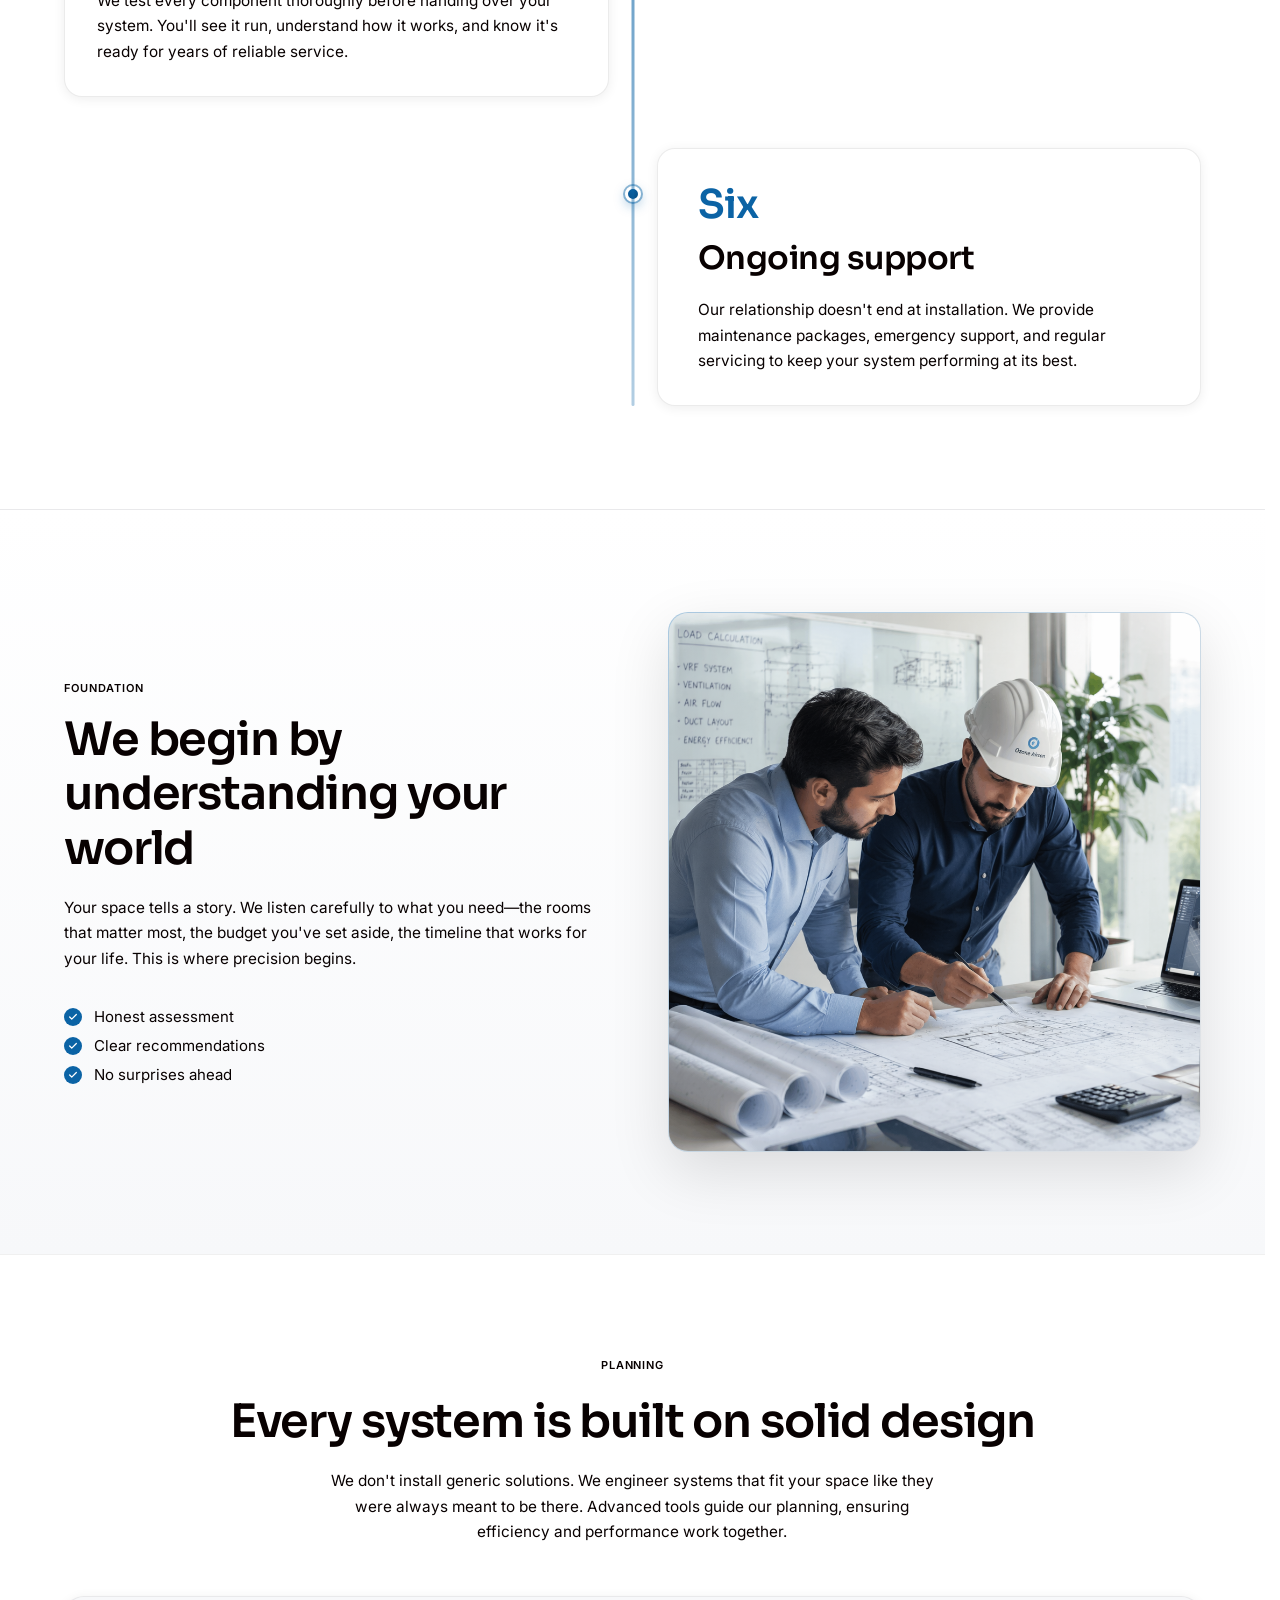
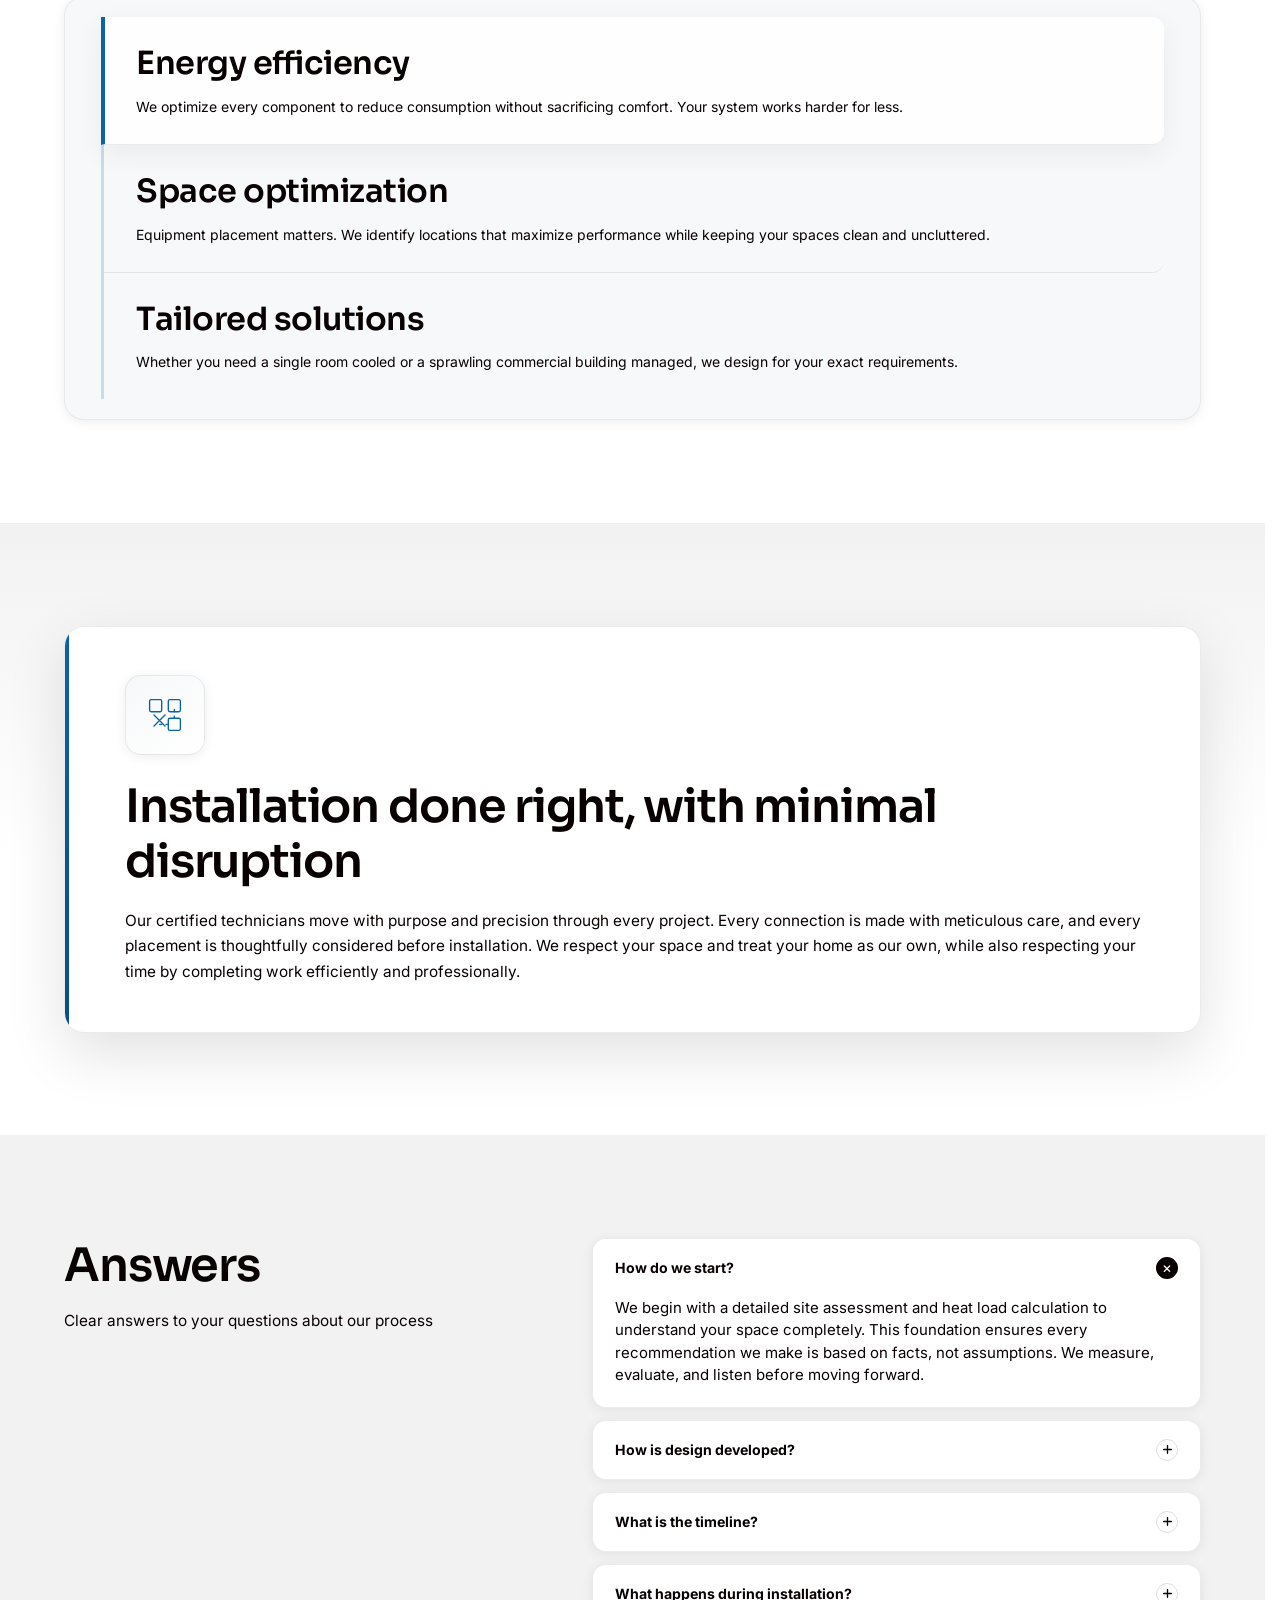
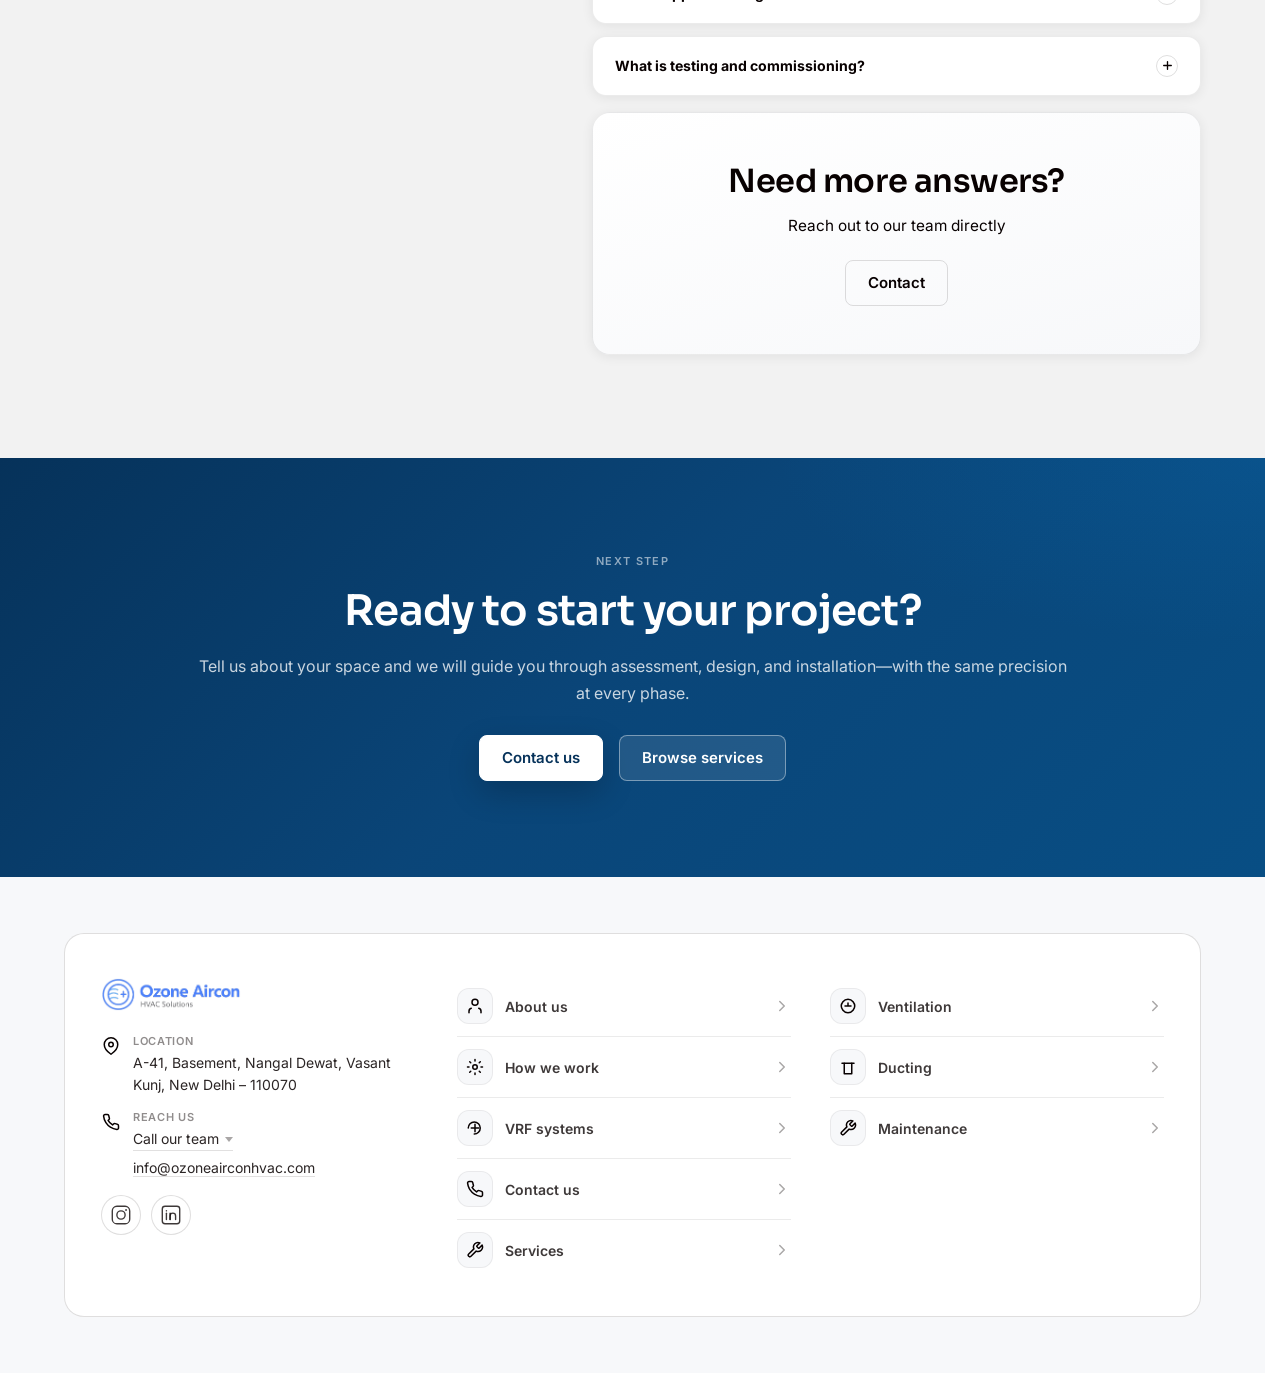
<file: how-we-work.html>
<!DOCTYPE html>
<html lang="en">
<head>
  <meta charset="UTF-8" />
  <meta name="viewport" content="width=device-width, initial-scale=1.0, viewport-fit=cover" />
  <link rel="icon" type="image/png" sizes="48x48" href="/favicon-48.png?v=8" />
  <link rel="icon" type="image/png" sizes="96x96" href="/favicon-96.png?v=8" />
  <link rel="icon" type="image/png" sizes="192x192" href="/favicon-192.png?v=8" />
  <link rel="shortcut icon" type="image/png" href="/favicon-48.png?v=8" />
  <link rel="icon" href="/favicon.ico?v=8" sizes="any" />
  <link rel="icon" type="image/png" href="/favicon.png?v=8" />
  <link rel="apple-touch-icon" href="/favicon-192.png?v=8" />
  <script>
    (function () {
      var l = document.createElement('link');
      l.rel = 'manifest';
      l.href = location.origin + '/site.webmanifest?v=8';
      document.head.appendChild(l);
    })();
  </script>
  <meta name="description" content="See how Ozone Aircon delivers HVAC projects in Delhi NCR—from enquiry and surveys through design, installation handover, and ongoing support—with clear milestones and disciplined execution." />
  <meta name="robots" content="index, follow" />
  <link rel="canonical" href="https://ozoneairconhvac.com/how-we-work.html" />
  <meta property="og:type" content="website" />
  <meta property="og:site_name" content="Ozone Aircon" />
  <meta property="og:title" content="How We Work — Ozone Aircon" />
  <meta property="og:description" content="See how Ozone Aircon delivers HVAC projects in Delhi NCR—from enquiry and surveys through design, installation handover, and ongoing support—with clear milestones and disciplined execution." />
  <meta property="og:url" content="https://ozoneairconhvac.com/how-we-work.html" />
  <meta property="og:image" content="https://ozoneairconhvac.com/public/images/logo.png" />
  <meta property="og:locale" content="en_IN" />
  <meta name="twitter:card" content="summary_large_image" />
  <meta name="twitter:title" content="How We Work — Ozone Aircon" />
  <meta name="twitter:description" content="See how Ozone Aircon delivers HVAC projects in Delhi NCR—from enquiry and surveys through design, installation handover, and ongoing support—with clear milestones and disciplined execution." />
  <meta name="twitter:image" content="https://ozoneairconhvac.com/public/images/logo.png" />
  <script type="application/ld+json">
  {
    "@context": "https://schema.org",
    "@graph": [
      {
        "@type": "BreadcrumbList",
        "@id": "https://ozoneairconhvac.com/how-we-work.html#breadcrumb",
        "itemListElement": [
          { "@type": "ListItem", "position": 1, "name": "Home", "item": "https://ozoneairconhvac.com/" },
          { "@type": "ListItem", "position": 2, "name": "How we work", "item": "https://ozoneairconhvac.com/how-we-work.html" }
        ]
      },
      {
        "@type": "WebPage",
        "@id": "https://ozoneairconhvac.com/how-we-work.html#webpage",
        "url": "https://ozoneairconhvac.com/how-we-work.html",
        "name": "How We Work — Ozone Aircon",
        "description": "See how Ozone Aircon delivers HVAC projects in Delhi NCR—from enquiry and surveys through design, installation handover, and ongoing support—with clear milestones and disciplined execution.",
        "isPartOf": { "@id": "https://ozoneairconhvac.com/#website" }
      },
      {
        "@type": "FAQPage",
        "@id": "https://ozoneairconhvac.com/how-we-work.html#faq",
        "mainEntity": [
          {
            "@type": "Question",
            "name": "How do we start?",
            "acceptedAnswer": { "@type": "Answer", "text": "We begin with a detailed site assessment and heat load calculation to understand your space completely. This foundation ensures every recommendation we make is based on facts, not assumptions. We measure, evaluate, and listen before moving forward." }
          },
          {
            "@type": "Question",
            "name": "How is design developed?",
            "acceptedAnswer": { "@type": "Answer", "text": "After assessment, we consult with you and create a tailored design that balances efficient airflow with optimal performance. Energy efficiency guides every decision we make. The result is a system engineered specifically for your needs." }
          },
          {
            "@type": "Question",
            "name": "What is the timeline?",
            "acceptedAnswer": { "@type": "Answer", "text": "Installation duration depends on project size and complexity, but we coordinate everything with precision and minimal disruption. Residential projects typically move faster than commercial installations. We provide a detailed schedule during the planning phase." }
          },
          {
            "@type": "Question",
            "name": "What happens during installation?",
            "acceptedAnswer": { "@type": "Answer", "text": "Our certified technicians handle the complete process with meticulous care and attention to detail. Every connection is made properly, every placement is thoughtful, and every step follows industry standards. Quality is never compromised for speed." }
          },
          {
            "@type": "Question",
            "name": "What is testing and commissioning?",
            "acceptedAnswer": { "@type": "Answer", "text": "This final stage ensures your system operates efficiently and performs exactly as designed before we hand it over to you. We test every component thoroughly and walk you through how everything works. You'll know your system is ready." }
          }
        ]
      }
    ]
  }
  </script>
  <title>How We Work — Ozone Aircon</title>
  <link rel="preconnect" href="https://fonts.googleapis.com" />
  <link rel="preconnect" href="https://fonts.gstatic.com" crossorigin />
  <link href="https://fonts.googleapis.com/css2?family=Inter:wght@400;500;600;700&family=Sora:wght@600&display=swap" rel="stylesheet" />
  <style>
    *, *::before, *::after { box-sizing: border-box; margin: 0; padding: 0; }

    :root {
      --blue: #0B63A5;
      --blue-dark: #084E84;
      --blue-deep: #06325A;
      --black: #080101;
      --white: #FFFFFF;
      --gray-bg: #F2F2F2;
      --gray-soft: #F7F8FA;
      --border: rgba(8, 1, 1, 0.13);
      --nav-bar-h: 68px;
      --font-sora: 'Sora', sans-serif;
      --font-inter: 'Inter', sans-serif;
      --section-pad-v: clamp(64px, 8vw, 120px);
      --section-pad-h: clamp(20px, 5vw, 96px);
      --container-gap: clamp(40px, 5.5vw, 88px);
      --shadow-sm: 0 2px 12px rgba(8,1,1,0.07);
      --shadow-md: 0 8px 32px rgba(8,1,1,0.10);
      --shadow-lg: 0 20px 60px rgba(8,1,1,0.12);
    }

    html { font-size: 93.75%; scroll-behavior: smooth; overflow-x: clip; scrollbar-gutter: stable; }

    body {
      font-family: var(--font-inter);
      color: var(--black);
      background: var(--white);
      width: 100%; max-width: none;
      margin-inline: auto; overflow-x: clip;
    }
    a { text-decoration: none; color: inherit; }
    img { display: block; max-width: 100%; height: auto; }
    button { cursor: pointer; font-family: inherit; }

    /* ── TYPOGRAPHY ─────────────────────────────── */
    .h1  { font-family: var(--font-sora); font-weight: 600; font-size: clamp(36px, 5vw, 68px);   line-height: 115%; letter-spacing: -0.025em; }
    .h2  { font-family: var(--font-sora); font-weight: 600; font-size: clamp(26px, 3.6vw, 50px); line-height: 118%; letter-spacing: -0.025em; }
    .h3  { font-family: var(--font-sora); font-weight: 600; font-size: clamp(22px, 3.1vw, 42px); line-height: 122%; letter-spacing: -0.02em; }
    .h4  { font-family: var(--font-sora); font-weight: 600; font-size: clamp(20px, 2.5vw, 34px); line-height: 130%; letter-spacing: -0.015em; }
    .tagline      { font-family: var(--font-inter); font-weight: 600; font-size: 11px; letter-spacing: 0.08em; text-transform: uppercase; line-height: 150%; color: var(--blue); }
    .text-md      { font-family: var(--font-inter); font-weight: 400; font-size: clamp(14px, 1.2vw, 17px); line-height: 165%; }
    .text-md-bold { font-family: var(--font-inter); font-weight: 700; font-size: clamp(14px, 1.2vw, 17px); line-height: 165%; }
    .text-reg     { font-family: var(--font-inter); font-weight: 400; font-size: 14px; line-height: 165%; }
    .text-sm-bold { font-family: var(--font-inter); font-weight: 600; font-size: 12px; line-height: 150%; }
    .text-sm      { font-family: var(--font-inter); font-weight: 400; font-size: 12px; line-height: 150%; }
    .text-sm-link { font-family: var(--font-inter); font-weight: 400; font-size: 12px; line-height: 150%; text-decoration: underline; }

    /* ── BUTTONS ─────────────────────────────────── */
    .btn-primary, .btn-secondary, .btn-primary-sm {
      display: inline-flex; align-items: center; justify-content: center;
      gap: 8px; border-radius: 6px; cursor: pointer;
      font-family: var(--font-inter); font-weight: 500;
      font-size: 15px; line-height: 150%; text-decoration: none;
      white-space: nowrap; transition: opacity 0.15s ease;
    }
    .btn-primary    { padding: 11px 22px; background: var(--blue);  color: var(--white); border: 1.5px solid var(--blue); border-radius: 8px; font-weight: 600; }
    .btn-secondary  { padding: 11px 22px; background: transparent;  color: var(--black); border: 1.5px solid var(--border); border-radius: 8px; font-weight: 600; }
    .btn-primary-sm { padding: 7px 14px; background: var(--blue);  color: var(--white); border: 1.5px solid var(--blue); border-radius: 10px; font-weight: 600; }
    .btn-primary:hover, .btn-primary-sm:hover { opacity: 0.88; }
    .btn-secondary:hover { background: var(--gray-bg); }

    /* ═══════════════════ NAVBAR (integrated minimal) ═══════════════════ */
    .nav-shell {
      position: sticky; top: 0; z-index: 100;
      padding: 0 var(--section-pad-h);
      background: rgba(255,255,255,0.82);
      backdrop-filter: blur(12px) saturate(1.25);
      border-bottom: 1px solid rgba(8,1,1,0.06);
      box-shadow: 0 10px 26px rgba(8,1,1,0.06);
    }
    .nav-shell.scrolled {
      background: rgba(255,255,255,0.92);
      border-bottom: 1px solid rgba(8,1,1,0.08);
    }
    .navbar-inner {
      display: flex; flex-direction: row;
      align-items: center; justify-content: space-between; gap: 16px;
      min-height: var(--nav-bar-h);
      padding: 0;
    }
    .navbar-brand {
      display: flex; flex-direction: row; align-items: center; gap: 12px;
      text-decoration: none; color: inherit;
      flex-shrink: 0;
    }
    .navbar-logo {
      height: 52px; width: auto; max-width: 150px;
      object-fit: contain; border-radius: 10px;
      flex-shrink: 0;
    }
    .nav-links {
      display: flex; flex-direction: row; align-items: center;
      gap: clamp(14px, 2vw, 28px);
      flex: 1; justify-content: center; min-width: 0;
    }
    .nav-link {
      display: flex; align-items: center; gap: 4px;
      color: rgba(8,1,1,0.62); text-decoration: none;
      font-family: var(--font-inter); font-weight: 500;
      font-size: 14.5px; line-height: 150%; white-space: nowrap;
    }
    .nav-link.active { color: var(--blue); font-weight: 600; }
    .nav-consult {
      display: inline-flex; align-items: center; gap: 12px;
      padding: 7px 9px 7px 16px;
      background: var(--blue); color: var(--white);
      border-radius: 10px; text-decoration: none;
      font-family: var(--font-inter); font-weight: 700; font-size: 14px;
      border: 1.5px solid var(--blue);
      transition: transform 0.22s ease, box-shadow 0.22s ease;
    }
    .nav-consult:hover { transform: translateY(-2px); box-shadow: 0 8px 24px rgba(11,99,165,0.38); }
    .nav-consult-icon {
      width: 30px; height: 30px; border-radius: 50%;
      background: var(--white);
      display: flex; align-items: center; justify-content: center;
      flex-shrink: 0;
    }
    .nav-consult-icon svg { width: 16px; height: 16px; stroke: var(--blue); }
    .nav-hamburger {
      display: none; flex-direction: column;
      justify-content: center; align-items: center;
      width: 42px; height: 42px; gap: 5px;
      background: var(--gray-soft); border: 1px solid var(--border);
      border-radius: 10px; cursor: pointer; padding: 0;
      margin-left: auto;
    }
    .nav-hamburger span { display: block; width: 22px; height: 2px; background: var(--black); border-radius: 2px; transition: all 0.22s ease; }
    .nav-hamburger.open span:nth-child(1) { transform: translateY(7px) rotate(45deg); }
    .nav-hamburger.open span:nth-child(2) { opacity: 0; }
    .nav-hamburger.open span:nth-child(3) { transform: translateY(-7px) rotate(-45deg); }
    .mobile-menu {
      display: none; position: fixed;
      top: calc(12px + var(--nav-bar-h) + 10px + 8px);
      left: 0; right: 0;
      background: var(--white); border-bottom: 1px solid var(--border);
      z-index: 99; padding: 8px 0 16px;
      max-height: calc(100vh - 100px); overflow-y: auto;
    }
    .mobile-menu.open { display: block; }
    .mobile-nav-link {
      display: block; padding: 12px clamp(16px,4vw,24px);
      color: var(--black); text-decoration: none;
      font-family: var(--font-inter); font-weight: 400; font-size: 16px;
      border-bottom: 1px solid var(--border);
    }
    .mobile-nav-link:last-child { border-bottom: none; }
    .mobile-solutions-toggle {
      display: flex; justify-content: space-between; align-items: center;
      padding: 12px clamp(16px,4vw,24px);
      width: 100%; background: none; border: none; border-bottom: 1px solid var(--border);
      color: var(--black); font-family: var(--font-inter);
      font-weight: 400; font-size: 16px; cursor: pointer; text-align: left;
    }
    .mobile-solutions-toggle svg { width: 18px; height: 18px; transition: transform 0.22s; }
    .mobile-solutions-toggle.open svg { transform: rotate(180deg); }
    .mobile-solutions-list { display: none; background: var(--gray-bg); padding: 8px clamp(16px,4vw,24px); }
    .mobile-solutions-list.open { display: block; }
    .mobile-solution-item {
      display: block; padding: 10px 0; color: var(--black); text-decoration: none;
      font-family: var(--font-inter); font-weight: 500; font-size: 14px;
      border-bottom: 1px solid var(--border);
    }
    .mobile-solution-item:last-child { border-bottom: none; }
    .mobile-cta { padding: 16px clamp(16px,4vw,24px); }
    .mobile-cta .btn-primary { width: 100%; justify-content: center; }

    /* ═══════════════════ SOLUTIONS DROPDOWN ═══════════════════ */
    .nav-solutions { position: relative; }
    .nav-solutions-btn {
      display: flex; align-items: center; gap: 4px;
      background: none; border: none; cursor: pointer;
      color: rgba(8,1,1,0.62); font-family: var(--font-inter);
      font-weight: 500; font-size: 14.5px; line-height: 150%;
      padding: 0; white-space: nowrap;
    }
    .nav-solutions-btn svg { width: 18px; height: 18px; flex-shrink: 0; transition: transform 0.22s ease; }
    .nav-solutions-btn.open svg { transform: rotate(180deg); }
    .solutions-dropdown {
      display: none; position: absolute; top: calc(100% + 14px); left: 50%;
      transform: translateX(-50%);
      width: min(640px, 94vw); background: var(--white);
      border: 1px solid var(--border); border-radius: 12px; padding: 24px 24px 20px;
      z-index: 200; box-shadow: var(--shadow-md);
    }
    .solutions-dropdown.open { display: block; }
    .solutions-dropdown-header { font-family: var(--font-inter); font-weight: 600; font-size: 11px; letter-spacing: 0.08em; text-transform: uppercase; color: rgba(8,1,1,0.4); margin-bottom: 14px; }
    .solutions-grid { display: grid; grid-template-columns: 1fr 1fr; gap: 4px; }
    .solution-item {
      display: flex; align-items: flex-start; gap: 12px;
      padding: 11px 12px; border-radius: 8px;
      text-decoration: none; transition: background 0.15s ease;
    }
    .solution-item:hover { background: var(--gray-bg); }
    .solution-icon { width: 34px; height: 34px; border-radius: 7px; background: var(--gray-bg); display: flex; align-items: center; justify-content: center; flex-shrink: 0; }
    .solution-icon svg { width: 17px; height: 17px; stroke: var(--black); }
    .solution-text { display: flex; flex-direction: column; gap: 2px; }
    .solution-title    { font-family: var(--font-inter); font-weight: 600; font-size: 13px; line-height: 150%; color: var(--black); }
    .solution-subtitle { font-family: var(--font-inter); font-weight: 400; font-size: 11px; line-height: 150%; color: rgba(8,1,1,0.5); }
    .solutions-dropdown-divider { height: 1px; background: var(--border); margin: 14px 0; }
    .solutions-footer { display: flex; align-items: center; justify-content: flex-end; }
    .solutions-footer-link { font-family: var(--font-inter); font-weight: 600; font-size: 12px; color: var(--blue); text-decoration: none; display: flex; align-items: center; gap: 4px; }
    .solutions-footer-link svg { width: 13px; height: 13px; stroke: var(--blue); }

    /* ════════════════════════════════════════════
       PAGE HERO — aligned with Home / About
    ════════════════════════════════════════════ */
    .about-hero {
      position: relative;
      overflow: hidden;
      padding: clamp(72px, 10vw, 120px) var(--section-pad-h) clamp(56px, 7vw, 88px);
      background: linear-gradient(145deg, var(--blue-deep) 0%, #082a52 42%, var(--blue-dark) 100%);
      color: var(--white);
    }
    .about-hero::before {
      content: '';
      position: absolute; inset: 0;
      background:
        radial-gradient(ellipse 80% 55% at 78% -10%, rgba(11,99,165,0.45) 0%, transparent 55%),
        radial-gradient(ellipse 50% 40% at 10% 100%, rgba(11,99,165,0.22) 0%, transparent 50%);
      pointer-events: none;
    }
    .about-hero::after {
      content: '';
      position: absolute; inset: 0;
      opacity: 0.07;
      background-image:
        linear-gradient(rgba(255,255,255,0.5) 1px, transparent 1px),
        linear-gradient(90deg, rgba(255,255,255,0.5) 1px, transparent 1px);
      background-size: 56px 56px;
      pointer-events: none;
      mask-image: linear-gradient(to bottom, transparent, black 18%, black 82%, transparent);
    }
    .about-hero-inner {
      position: relative; z-index: 1;
      max-width: min(1320px, 100%);
      display: flex; flex-direction: column;
      gap: clamp(18px, 3vw, 28px);
    }
    .about-hero-tag { color: rgba(255,255,255,0.72) !important; letter-spacing: 0.12em; }
    .about-hero-title {
      font-family: var(--font-sora); font-weight: 600;
      font-size: clamp(38px, 5vw, 68px);
      line-height: 108%; letter-spacing: -0.03em;
      color: var(--white);
    }
    .about-hero-lead {
      max-width: min(920px, 100%);
      font-size: clamp(15px, 1.35vw, 18px);
      line-height: 170%;
      color: rgba(255,255,255,0.78);
    }
    .tagline-wrapper { display: flex; align-items: center; }

    .about-stats {
      margin-top: -40px;
      padding: 0 var(--section-pad-h) var(--section-pad-v);
      position: relative; z-index: 2;
    }
    .about-stats-inner {
      width: 100%; max-width: none; margin-inline: auto;
      display: grid;
      grid-template-columns: repeat(3, 1fr);
      gap: clamp(16px, 2.4vw, 24px);
    }
    .stat-card {
      background: var(--white);
      border: 1px solid var(--border);
      border-radius: 16px;
      padding: clamp(22px, 3vw, 32px);
      box-shadow: var(--shadow-lg);
      display: flex; flex-direction: column; gap: 6px;
      transition: transform 0.28s cubic-bezier(0.22,1,0.36,1), box-shadow 0.28s ease;
    }
    .stat-card:hover {
      transform: translateY(-4px);
      box-shadow: 0 24px 56px rgba(8,1,1,0.14);
    }
    .stat-val {
      font-family: var(--font-sora); font-weight: 600;
      font-size: clamp(20px, 2.2vw, 28px);
      letter-spacing: -0.02em;
      color: var(--blue);
      line-height: 1.2;
    }
    .stat-label {
      font-family: var(--font-inter);
      font-size: clamp(13px, 1.1vw, 14px);
      color: rgba(8,1,1,0.52);
      line-height: 150%;
    }

    /* ── SECTION HELPERS ─────────────────────────── */
    .section-white { background: var(--white); padding: var(--section-pad-v) var(--section-pad-h); }
    .section-gray  { background: var(--gray-bg); padding: var(--section-pad-v) var(--section-pad-h); }
    .section-inner { display: flex; flex-direction: column; align-items: stretch; gap: var(--container-gap); width: 100%; }

    .section-title-center { display: flex; flex-direction: column; align-items: center; text-align: center; gap: 20px; }
    .section-title-left   { display: flex; flex-direction: column; align-items: flex-start; gap: 16px; }
    .section-heading-group { display: flex; flex-direction: column; gap: 20px; }

    /* ── CUSTOM SYSTEM — premium cards ───────────────── */
    .section-hww-design {
      background: linear-gradient(180deg, var(--gray-soft) 0%, var(--gray-bg) 100%);
      padding: clamp(28px, 4vw, 48px) var(--section-pad-h) var(--section-pad-v);
      border-top: 1px solid rgba(8,1,1,0.06);
    }
    .cards-row {
      display: grid;
      grid-template-columns: repeat(3, 1fr);
      gap: clamp(20px, 3vw, 28px);
      width: 100%; max-width: none; margin-inline: auto;
    }
    .feature-card {
      position: relative;
      display: flex;
      flex-direction: column;
      justify-content: flex-end;
      gap: 16px;
      padding: clamp(26px, 4vw, 36px);
      border-radius: 20px;
      overflow: hidden;
      min-height: clamp(300px, 38vw, 460px);
      border: 1px solid rgba(255,255,255,0.12);
      background:
        linear-gradient(165deg, rgba(6,50,90,0.92) 0%, rgba(11,99,165,0.55) 48%, rgba(8,78,132,0.85) 100%),
        linear-gradient(180deg, rgba(97,213,255,0.35) 0%, rgba(58,128,153,0.5) 100%);
      box-shadow: var(--shadow-lg);
      transition: transform 0.35s cubic-bezier(0.22,1,0.36,1), box-shadow 0.35s ease;
    }
    .feature-card::before {
      content: '';
      position: absolute; inset: 0;
      background: radial-gradient(ellipse 90% 70% at 80% 0%, rgba(255,255,255,0.14) 0%, transparent 55%);
      pointer-events: none;
    }
    .feature-card::after {
      content: '';
      position: absolute; inset: 0;
      background: linear-gradient(180deg, transparent 35%, rgba(8,1,1,0.55) 100%);
      pointer-events: none;
    }
    .feature-card:hover {
      transform: translateY(-8px);
      box-shadow: 0 28px 64px rgba(8,1,1,0.18);
    }
    .feature-card-content {
      position: relative; z-index: 1;
      display: flex; flex-direction: column; gap: 12px;
    }
    .feature-card .h4 { color: var(--white); font-size: clamp(20px, 2.2vw, 28px); }
    .feature-card .text-reg { color: rgba(255,255,255,0.88); line-height: 164%; }

    /* ── TIMELINE — journey band ─────────────────── */
    .section-journey {
      background: var(--white);
      padding: var(--section-pad-v) var(--section-pad-h);
      position: relative;
    }
    .section-journey::before {
      content: '';
      position: absolute; left: 0; right: 0; top: 0;
      height: 1px;
      background: linear-gradient(90deg, transparent, rgba(8,1,1,0.08), transparent);
    }
    .section-journey .timeline {
      width: 100%; max-width: none;
      margin-inline: auto;
    }
    .timeline {
      display: flex; flex-direction: column;
      align-items: stretch; gap: 0;
      position: relative;
    }
    .timeline::before {
      content: '';
      position: absolute;
      left: 50%; top: 0; bottom: 0;
      width: 3px;
      border-radius: 3px;
      background: linear-gradient(180deg, var(--blue-deep) 0%, var(--blue) 50%, rgba(11,99,165,0.35) 100%);
      transform: translateX(-50%);
      opacity: 0.9;
    }
    .timeline-item {
      display: grid;
      grid-template-columns: 1fr 48px 1fr;
      align-items: flex-start;
      gap: 0;
      padding: 0 0 clamp(28px, 4vw, 56px) 0;
    }
    .timeline-item:last-child { padding-bottom: 0; }

    .timeline-card {
      background: var(--white);
      border: 1px solid rgba(8,1,1,0.08);
      border-radius: 18px;
      padding: clamp(24px, 3vw, 32px);
      display: flex; flex-direction: column; gap: 18px;
      box-shadow: var(--shadow-sm);
      transition: transform 0.28s cubic-bezier(0.22,1,0.36,1), box-shadow 0.28s ease;
    }
    .timeline-card:hover {
      transform: translateY(-4px);
      box-shadow: var(--shadow-md);
    }
    .timeline-card-titles { display: flex; flex-direction: column; gap: 8px; }
    .timeline-card .h3 { color: var(--black); }
    .timeline-card .h4 { color: var(--black); }
    .timeline-card .text-md { color: var(--black); }

    /* left-side cards */
    .timeline-left  { grid-column: 1; padding-right: 40px; }
    .timeline-right { grid-column: 3; padding-left: 40px; }
    .timeline-empty { /* spacer */ }

    /* connector column */
    .timeline-connector {
      grid-column: 2;
      display: flex;
      flex-direction: column;
      align-items: center;
      padding-top: 32px;
    }
    .timeline-dot {
      width: 16px; height: 16px;
      border-radius: 50%;
      background: linear-gradient(145deg, var(--blue) 0%, var(--blue-dark) 100%);
      border: 3px solid var(--white);
      outline: 2px solid rgba(11,99,165,0.45);
      box-shadow: 0 4px 12px rgba(11,99,165,0.35);
      flex-shrink: 0;
      margin-top: 6px;
    }

    /* ── FOUNDATION — split + framed image ───────── */
    .section-foundation {
      background: linear-gradient(180deg, var(--white) 0%, var(--gray-soft) 100%);
      padding: var(--section-pad-v) var(--section-pad-h);
      border-top: 1px solid rgba(8,1,1,0.06);
    }
    .two-col {
      display: grid;
      grid-template-columns: 1fr 1fr;
      gap: var(--container-gap);
      align-items: center;
    }
    .two-col-content { display: flex; flex-direction: column; gap: 28px; }
    .checklist { display: flex; flex-direction: column; gap: 10px; margin-top: 8px; }
    .checklist-item {
      display: flex; align-items: center; gap: 12px;
      font-family: var(--font-inter); font-weight: 400; font-size: 15px; color: var(--black);
    }
    .checklist-item::before {
      content: '';
      width: 18px; height: 18px; flex-shrink: 0;
      border-radius: 50%;
      background: var(--blue);
      background-image: url("data:image/svg+xml,%3Csvg xmlns='http://www.w3.org/2000/svg' width='10' height='10' viewBox='0 0 24 24' fill='none' stroke='%23fff' stroke-width='3' stroke-linecap='round' stroke-linejoin='round'%3E%3Cpolyline points='20 6 9 17 4 12'/%3E%3C/svg%3E");
      background-repeat: no-repeat;
      background-position: center;
      background-size: 10px;
    }
    .foundation-image-wrap {
      position: relative;
      border-radius: 20px;
      padding: 1px;
      background: linear-gradient(135deg, rgba(11,99,165,0.35), rgba(8,1,1,0.08));
      box-shadow: var(--shadow-lg);
    }
    .foundation-image-wrap-inner {
      border-radius: 19px;
      overflow: hidden;
      line-height: 0;
    }
    .foundation-image {
      width: 100%; height: clamp(300px, 42vw, 560px);
      object-fit: cover;
      display: block;
      transition: transform 0.5s cubic-bezier(0.22,1,0.36,1);
    }
    .foundation-image-wrap:hover .foundation-image {
      transform: scale(1.04);
    }

    /* ── PLANNING — editorial card ──────────────── */
    .section-planning {
      background: var(--white);
      padding: var(--section-pad-v) var(--section-pad-h);
      border-top: 1px solid rgba(8,1,1,0.06);
    }
    .planning-section { display: flex; flex-direction: column; gap: clamp(36px, 5vw, 52px); width: 100%; max-width: none; margin-inline: auto; }
    .planning-card {
      background: var(--gray-soft);
      border: 1px solid rgba(8,1,1,0.06);
      border-radius: 20px;
      padding: clamp(12px, 2vw, 20px) clamp(20px, 3vw, 36px);
      box-shadow: var(--shadow-sm);
    }
    .tab-list {
      display: flex; flex-direction: column;
      border-left: 3px solid rgba(11,99,165,0.2);
      border-radius: 0 12px 12px 0;
    }
    .tab-item {
      padding: clamp(18px, 2.5vw, 26px) 0 clamp(18px, 2.5vw, 26px) clamp(22px, 3vw, 32px);
      border-bottom: 1px solid rgba(8,1,1,0.08);
      cursor: pointer;
      transition: background 0.2s ease, border-color 0.2s;
      border-radius: 0 12px 12px 0;
    }
    .tab-item:last-child { border-bottom: none; }
    .tab-item.active {
      border-left: 4px solid var(--blue); margin-left: -3px; padding-left: clamp(21px, 3vw, 31px);
      background: rgba(255,255,255,0.85);
      box-shadow: 0 8px 28px rgba(8,1,1,0.06);
    }
    .tab-item .h4 { margin-bottom: 10px; }

    /* ── INSTALLATION — panel ───────────────────── */
    .section-install {
      background: linear-gradient(180deg, var(--gray-bg) 0%, var(--white) 55%);
      padding: var(--section-pad-v) var(--section-pad-h);
      border-top: 1px solid rgba(8,1,1,0.06);
    }
    .install-panel {
      width: 100%; max-width: none; margin-inline: auto;
      background: var(--white);
      border: 1px solid rgba(8,1,1,0.08);
      border-radius: 20px;
      padding: clamp(32px, 5vw, 48px);
      box-shadow: var(--shadow-lg);
      position: relative;
      overflow: hidden;
    }
    .install-panel::before {
      content: '';
      position: absolute; top: 0; left: 0; width: 4px; bottom: 0;
      background: linear-gradient(180deg, var(--blue) 0%, var(--blue-dark) 100%);
    }
    .installation-section {
      display: flex; flex-direction: column; gap: 24px;
      max-width: min(1040px, 100%);
      padding-left: 12px;
    }
    .install-icon {
      width: 80px; height: 80px;
      display: flex; align-items: center; justify-content: center;
      background: linear-gradient(145deg, var(--gray-soft) 0%, var(--white) 100%);
      border: 1px solid rgba(8,1,1,0.08);
      border-radius: 16px;
      box-shadow: var(--shadow-sm);
      color: var(--blue);
    }
    .install-icon svg { width: 44px; height: 44px; }

    /* ── FAQ ─────────────────────────────────────── */
    .section-faq {
      background: var(--gray-bg);
      padding: var(--section-pad-v) var(--section-pad-h);
    }
    .faq-layout { display: grid; grid-template-columns: minmax(200px, 0.9fr) 1.15fr; gap: clamp(28px, 4vw, 56px); align-items: start; width: 100%; max-width: none; margin-inline: auto; }
    .faq-header { display: flex; flex-direction: column; gap: 16px; position: sticky; top: calc(var(--nav-bar-h) + 24px); }
    .accordion-list { display: flex; flex-direction: column; gap: 12px; }
    .accordion {
      border: 1px solid rgba(8,1,1,0.08); border-radius: 14px;
      overflow: hidden; background: var(--white);
      box-shadow: var(--shadow-sm);
    }
    .accordion-question {
      display: flex; justify-content: space-between; align-items: center;
      gap: 20px; padding: 18px 22px;
      cursor: pointer; width: 100%;
      background: none; border: none; text-align: left;
    }
    .accordion-question span {
      font-family: var(--font-inter); font-weight: 700;
      font-size: clamp(14px, 1.1vw, 17px); color: var(--black); line-height: 150%;
    }
    .accordion-icon {
      width: 22px; height: 22px; flex-shrink: 0;
      display: flex; align-items: center; justify-content: center;
      border-radius: 50%; border: 1.5px solid var(--border);
      transition: transform 0.22s, background 0.15s;
    }
    .accordion-icon svg { width: 13px; height: 13px; stroke: var(--black); }
    .accordion.open .accordion-icon { background: var(--black); transform: rotate(45deg); }
    .accordion.open .accordion-icon svg { stroke: var(--white); }

    .accordion-answer {
      display: block; padding: 0 22px;
      font-family: var(--font-inter); font-weight: 400;
      font-size: 15px; color: var(--black); line-height: 150%;
    }
    .accordion.open .accordion-answer { display: block; }

    .faq-cta {
      display: flex; flex-direction: column;
      align-items: center; text-align: center; gap: 22px;
      padding: clamp(32px, 4vw, 48px);
      background: linear-gradient(165deg, var(--white) 0%, var(--gray-soft) 100%);
      border: 1px solid rgba(8,1,1,0.08);
      border-radius: 18px; margin-top: 16px;
      box-shadow: var(--shadow-sm);
    }
    .faq-cta-content { display: flex; flex-direction: column; gap: 10px; }

    /* ── CLOSING CTA (Home / About aligned) ──────── */
    .section-work-cta {
      padding: clamp(56px, 8vw, 96px) var(--section-pad-h);
      background: linear-gradient(135deg, var(--blue-deep) 0%, #0a4578 48%, var(--blue-dark) 100%);
      position: relative; overflow: hidden;
    }
    .section-work-cta::before {
      content: '';
      position: absolute; inset: 0;
      background: radial-gradient(ellipse 70% 80% at 100% 0%, rgba(11,99,165,0.35) 0%, transparent 55%);
      pointer-events: none;
    }
    .work-cta-inner {
      position: relative; z-index: 1;
      width: 100%; max-width: none; margin-inline: auto;
      text-align: center;
      display: flex; flex-direction: column; gap: 18px;
      align-items: center;
    }
    .work-cta-title {
      font-family: var(--font-sora); font-weight: 600;
      font-size: clamp(26px, 3.6vw, 42px);
      line-height: 118%;
      color: var(--white);
      letter-spacing: -0.02em;
    }
    .work-cta-lead {
      font-size: clamp(14px, 1.25vw, 17px);
      line-height: 168%;
      color: rgba(255,255,255,0.78);
      max-width: min(880px, 100%);
    }
    .work-cta-eyebrow { font-size: 11px; font-weight: 600; letter-spacing: 0.12em; text-transform: uppercase; color: rgba(255,255,255,0.55); }
    .work-cta-actions {
      display: flex; flex-wrap: wrap; gap: 12px 16px;
      justify-content: center;
      margin-top: 10px;
    }
    .section-work-cta .btn-primary {
      background: var(--white); color: var(--blue-deep);
      border-color: var(--white);
      box-shadow: 0 12px 32px rgba(0,0,0,0.2);
    }
    .section-work-cta .btn-primary:hover {
      box-shadow: 0 16px 44px rgba(0,0,0,0.28);
    }
    .section-work-cta .btn-secondary {
      background: rgba(255,255,255,0.1);
      border-color: rgba(255,255,255,0.4);
      color: var(--white);
    }
    .section-work-cta .btn-secondary:hover {
      background: rgba(255,255,255,0.16);
    }

    /* ═══════════════════ FOOTER (clean minimal) ═══════════════════ */
    .footer {
      background: var(--gray-soft);
      padding: clamp(36px,5vw,56px) var(--section-pad-h);
      display: flex; flex-direction: column; gap: 0;
    }
    .footer-main {
      display: grid;
      grid-template-columns: minmax(240px, 0.95fr) 1fr 1fr;
      gap: clamp(24px, 3vw, 44px);
      align-items: start;
      background: var(--white);
      border: 1px solid var(--border);
      border-radius: 20px;
      padding: clamp(22px, 3.2vw, 36px);
    }
    .footer-brand-col { display: flex; flex-direction: column; gap: 16px; min-width: 0; }
    .footer-brand { display: inline-flex; flex-direction: row; align-items: center; text-decoration: none; color: inherit; }
    .footer-logo {
      height: 48px; width: auto; max-width: 140px; object-fit: contain;
      border-radius: 10px; flex-shrink: 0;
    }
    .footer-social { display: flex; flex-direction: row; gap: 10px; align-items: center; }
    .footer-social a { color: rgba(8,1,1,0.78); }
    .footer-social a {
      display: flex; align-items: center; justify-content: center;
      width: 40px; height: 40px; border-radius: 50%;
      border: 1px solid var(--border);
      background: rgba(255,255,255,0.9);
      transition: transform 0.22s ease, color 0.18s ease, border-color 0.18s ease, background 0.18s ease;
    }
    .footer-social a:hover {
      transform: translateY(-2px);
      color: var(--blue);
      border-color: rgba(11,99,165,0.35);
      background: rgba(11,99,165,0.05);
    }
    .footer-contact-block { display: flex; flex-direction: column; gap: 14px; min-width: 0; }
    .footer-contact-row { display: flex; flex-direction: row; align-items: flex-start; gap: 12px; }
    .footer-contact-icon {
      width: 20px; height: 20px; border-radius: 0; flex-shrink: 0;
      margin-top: 2px; display: flex; align-items: center; justify-content: center;
    }
    .footer-contact-icon svg { width: 18px; height: 18px; stroke: var(--blue); fill: none; }
    .footer-contact-label {
      font-family: var(--font-inter); font-weight: 600; font-size: 11px;
      color: rgba(8,1,1,0.45); text-transform: uppercase; letter-spacing: 0.06em;
      display: block; margin-bottom: 4px;
    }
    .footer-contact-value {
      font-family: var(--font-inter); font-weight: 400; font-size: 14px;
      line-height: 155%; color: rgba(8,1,1,0.86); margin: 0;
    }
    .footer-contact-value a {
      color: rgba(8,1,1,0.86); text-decoration: none;
      border-bottom: 1px solid rgba(8,1,1,0.12);
      transition: border-color 0.18s ease, color 0.18s ease;
    }
    .footer-contact-value a:hover { color: var(--blue); border-color: rgba(11,99,165,0.35); }

    .footer-phone { margin: 0; width: 100%; max-width: 100%; min-width: 0; }
    .footer-phone-summary {
      font-family: var(--font-inter); font-weight: 400; font-size: 14px;
      line-height: 155%; color: rgba(8,1,1,0.86);
      cursor: pointer;
      list-style: none;
      display: inline-flex; align-items: center; gap: 6px;
      user-select: none;
      border-bottom: 1px solid rgba(8,1,1,0.12);
      padding-bottom: 1px;
      width: fit-content;
      max-width: 100%;
      box-sizing: border-box;
      transition: color 0.18s ease, border-color 0.18s ease;
    }
    .footer-phone-summary::-webkit-details-marker { display: none; }
    .footer-phone-summary::marker { content: ''; }
    .footer-phone-summary::after {
      content: '';
      width: 0; height: 0;
      margin-top: 1px; flex-shrink: 0;
      border-left: 4px solid transparent; border-right: 4px solid transparent;
      border-top: 5px solid rgba(8,1,1,0.35);
      transition: transform 0.18s ease;
    }
    .footer-phone[open] .footer-phone-summary::after { transform: rotate(180deg); }
    .footer-phone-summary:hover {
      color: var(--blue);
      border-bottom-color: rgba(11,99,165,0.35);
    }
    .footer-phone-summary:focus { outline: none; }
    .footer-phone-summary:focus-visible {
      color: var(--blue);
      border-radius: 2px;
      box-shadow: 0 0 0 3px rgba(11,99,165,0.25);
    }
    .footer-phone-options {
      display: flex; flex-direction: column; gap: 8px;
      margin-top: 10px; padding-top: 10px;
      border-top: 1px solid rgba(8,1,1,0.08);
      min-width: 0;
    }
    .footer-phone-link {
      font-family: var(--font-inter); font-weight: 500; font-size: 14px;
      line-height: 150%;
      color: rgba(8,1,1,0.86); text-decoration: none;
      border-bottom: 1px solid rgba(8,1,1,0.12);
      padding-bottom: 1px; align-self: flex-start;
      transition: border-color 0.18s ease, color 0.18s ease;
    }
    .footer-phone-link:hover { color: var(--blue); border-color: rgba(11,99,165,0.35); }

    .footer-links-col { display: flex; flex-direction: column; gap: 0; padding-top: 6px; }
    .footer-link-row {
      display: flex; align-items: center; justify-content: space-between; gap: 12px;
      padding: 12px 0; text-decoration: none;
      border-bottom: 1px solid rgba(8,1,1,0.08);
      transition: background 0.18s ease;
    }
    .footer-link-row:last-child { border-bottom: none; }
    .footer-link-left { display: flex; align-items: center; gap: 12px; min-width: 0; }
    .footer-link-icon {
      width: 36px; height: 36px; border-radius: 12px;
      background: var(--gray-soft);
      border: 1px solid rgba(8,1,1,0.06);
      display: flex; align-items: center; justify-content: center;
      flex-shrink: 0;
    }
    .footer-link-icon svg { width: 18px; height: 18px; stroke: var(--blue); }
    .footer-link-text {
      font-family: var(--font-inter); font-weight: 600; font-size: 14px;
      color: rgba(8,1,1,0.78);
      white-space: nowrap; overflow: hidden; text-overflow: ellipsis;
    }
    .footer-link-chevron { width: 18px; height: 18px; flex-shrink: 0; color: rgba(8,1,1,0.35); transition: color 0.18s ease; }
    .footer-link-row:hover { background: rgba(11,99,165,0.04); }
    .footer-link-row:hover .footer-link-text { color: var(--blue); }
    .footer-link-row:hover .footer-link-icon { border-color: rgba(11,99,165,0.18); background: rgba(11,99,165,0.04); }
    .footer-link-row:hover .footer-link-chevron { color: var(--blue); }

    /* ════════════════════════════════════════════
       RESPONSIVE
    ════════════════════════════════════════════ */
    @media (max-width: 1024px) {
      .about-stats { margin-top: -28px; }
      .about-stats-inner { grid-template-columns: 1fr; max-width: 440px; }
      .faq-header { position: static; }
    }
    @media (max-width: 900px) {
      .nav-links, .nav-consult { display: none; }
      .nav-hamburger { display: flex; }

      .cards-row { grid-template-columns: 1fr; max-width: 480px; margin: 0 auto; }

      /* Linear timeline: same rail + aligned cards (explicit rows avoid zig-zag DOM quirks) */
      .timeline {
        --timeline-rail: 52px;
      }
      .timeline::before {
        left: calc(var(--timeline-rail) / 2);
        transform: translateX(-50%);
      }
      .timeline-item {
        grid-template-columns: var(--timeline-rail) minmax(0, 1fr);
        align-items: start;
        column-gap: clamp(12px, 3vw, 18px);
      }
      .timeline-empty { display: none !important; }
      .timeline-connector {
        grid-column: 1;
        grid-row: 1;
        justify-self: center;
        align-self: start;
        padding-top: clamp(18px, 4vw, 26px);
        width: 100%;
      }
      .timeline-dot { margin-top: 2px; }
      /* Symmetric card inset (desktop .timeline-left/.right use side padding as offset — reset with full shorthand) */
      .timeline-card.timeline-left,
      .timeline-card.timeline-right {
        grid-column: 2;
        grid-row: 1;
        max-width: none;
        padding: clamp(22px, 5.5vw, 30px);
        gap: clamp(14px, 3.2vw, 20px);
        box-sizing: border-box;
      }
      .timeline-card-titles {
        gap: clamp(10px, 2.5vw, 14px);
      }
      .timeline-card .text-md {
        line-height: 1.68;
        margin: 0;
      }
      .timeline-item {
        padding-bottom: clamp(26px, 5vw, 42px);
      }
      .timeline-item:last-child {
        padding-bottom: clamp(8px, 2vw, 16px);
      }

      .two-col { grid-template-columns: 1fr; }
      .faq-layout { grid-template-columns: 1fr; }
      .footer-main { grid-template-columns: 1fr 1fr; }
      .footer-brand-col { grid-column: 1 / -1; }
      .solutions-dropdown { width: min(520px, 94vw); }
    }

    @media (max-width: 640px) {
      .solutions-dropdown { position: fixed; top: calc(12px + var(--nav-bar-h) + 10px + 8px); left: 8px; right: 8px; width: auto; transform: translateY(-10px) scale(0.97); }
      .solutions-dropdown.open { transform: translateY(0) scale(1); }
      .solutions-grid { grid-template-columns: 1fr; }
      .footer-main { grid-template-columns: 1fr; }
    }

    @media (max-width: 480px) {
      .footer-links-col { padding-top: 0; }
      .work-cta-actions .btn-primary,
      .work-cta-actions .btn-secondary { width: 100%; justify-content: center; }
    }

    /* ════════════════════════════════════════════
       PREMIUM ANIMATIONS & MICRO-INTERACTIONS
    ════════════════════════════════════════════ */

    /* Page load */
    /* Scroll-reveal keyframes */
    @keyframes rvUp    { from{opacity:0;transform:translateY(30px)} to{opacity:1;transform:translateY(0)} }
    @keyframes rvLeft  { from{opacity:0;transform:translateX(-30px)} to{opacity:1;transform:translateX(0)} }
    @keyframes rvRight { from{opacity:0;transform:translateX(30px)}  to{opacity:1;transform:translateX(0)} }
    @keyframes rvScale { from{opacity:0;transform:scale(0.94)}       to{opacity:1;transform:scale(1)} }
    @keyframes rvFade  { from{opacity:0} to{opacity:1} }

    .rv, .rv-l, .rv-r, .rv-sc, .rv-fd { opacity:0; }
    .rv.on    { animation: rvUp    0.68s cubic-bezier(0.22,1,0.36,1) both; }
    .rv-l.on  { animation: rvLeft  0.68s cubic-bezier(0.22,1,0.36,1) both; }
    .rv-r.on  { animation: rvRight 0.68s cubic-bezier(0.22,1,0.36,1) both; }
    .rv-sc.on { animation: rvScale 0.55s cubic-bezier(0.22,1,0.36,1) both; }
    .rv-fd.on { animation: rvFade  0.72s ease both; }

    .s1{animation-delay:0.06s!important} .s2{animation-delay:0.13s!important}
    .s3{animation-delay:0.20s!important} .s4{animation-delay:0.27s!important}
    .s5{animation-delay:0.34s!important} .s6{animation-delay:0.41s!important}

    /* Nav underline slide */
    .nav-link { position:relative; transition:color 0.2s ease !important; }
    .nav-link::after { content:''; position:absolute; bottom:-3px; left:0; width:0; height:1.5px; background:var(--blue); transition:width 0.22s cubic-bezier(0.22,1,0.36,1); }
    .nav-link:hover::after, .nav-link.active::after { width:100%; }
    .nav-link:hover { color:var(--blue) !important; }
    .nav-solutions-btn { transition:color 0.2s ease !important; }
    .nav-solutions-btn:hover { color:var(--blue); }

    /* Buttons */
    .btn-primary { transition: transform 0.22s ease, box-shadow 0.22s ease !important; }
    .btn-primary:hover { transform: translateY(-2px); box-shadow: 0 8px 28px rgba(11,99,165,0.32) !important; }
    .btn-primary:active { transform: translateY(0) scale(0.98) !important; box-shadow: none !important; }
    .btn-secondary { transition: background 0.22s ease, transform 0.22s ease, box-shadow 0.22s ease !important; }
    .btn-secondary:hover { transform: translateY(-2px); box-shadow: 0 4px 14px rgba(8,1,1,0.10) !important; }
    .btn-secondary:active { transform: translateY(0) scale(0.98) !important; }
    .btn-primary-sm { transition: transform 0.22s ease, box-shadow 0.22s ease !important; }
    .btn-primary-sm:hover { transform: translateY(-2px); box-shadow: 0 6px 18px rgba(11,99,165,0.28) !important; }

    /* Solutions dropdown (translateX(-50%) preserved for centering) */
    .solutions-dropdown {
      display:block !important; visibility:hidden; opacity:0;
      transform:translateX(-50%) translateY(-10px) scale(0.97); transform-origin:top center;
      pointer-events:none;
      transition:opacity .22s ease, transform .22s cubic-bezier(0.22,1,0.36,1), visibility 0s linear .22s;
    }
    .solutions-dropdown.open {
      visibility:visible; opacity:1; transform:translateX(-50%) translateY(0) scale(1); pointer-events:auto;
      transition:opacity .22s ease, transform .22s cubic-bezier(0.22,1,0.36,1), visibility 0s linear 0s;
    }
    .solutions-dropdown.open .solution-item:nth-child(1){animation:rvUp .32s .04s cubic-bezier(0.22,1,0.36,1) both}
    .solutions-dropdown.open .solution-item:nth-child(2){animation:rvUp .32s .08s cubic-bezier(0.22,1,0.36,1) both}
    .solutions-dropdown.open .solution-item:nth-child(3){animation:rvUp .32s .12s cubic-bezier(0.22,1,0.36,1) both}
    .solutions-dropdown.open .solution-item:nth-child(4){animation:rvUp .32s .16s cubic-bezier(0.22,1,0.36,1) both}
    .solutions-dropdown.open .solution-item:nth-child(5){animation:rvUp .32s .20s cubic-bezier(0.22,1,0.36,1) both}
    .solutions-dropdown.open .solution-item:nth-child(6){animation:rvUp .32s .24s cubic-bezier(0.22,1,0.36,1) both}
    .solutions-dropdown.open .solution-item:nth-child(7){animation:rvUp .32s .28s cubic-bezier(0.22,1,0.36,1) both}
    .solutions-dropdown.open .solution-item:nth-child(8){animation:rvUp .32s .32s cubic-bezier(0.22,1,0.36,1) both}
    .solutions-dropdown.open .solution-item:nth-child(9){animation:rvUp .30s .36s cubic-bezier(0.22,1,0.36,1) both}
    .solution-item { transition:background .15s ease, transform .17s ease !important; }
    .solution-item:hover { transform:translateX(3px) !important; }
    .solution-icon { transition:background .18s ease !important; }
    .solution-item:hover .solution-icon { background:rgba(11,99,165,0.1); }

    /* Mobile menu */
    .mobile-menu {
      display:block !important; visibility:hidden; opacity:0; transform:translateY(-10px);
      pointer-events:none;
      transition:opacity .26s ease, transform .26s cubic-bezier(0.22,1,0.36,1), visibility 0s linear .26s;
    }
    .mobile-menu.open {
      visibility:visible; opacity:1; transform:translateY(0); pointer-events:auto;
      transition:opacity .26s ease, transform .26s cubic-bezier(0.22,1,0.36,1), visibility 0s linear 0s;
    }
    .mobile-nav-link { transition:background .15s ease, padding-left .18s ease !important; }
    .mobile-nav-link:hover { background:var(--gray-bg); padding-left:calc(clamp(16px,4vw,24px) + 6px) !important; }
    .mobile-solutions-list {
      display:block !important; visibility:hidden; opacity:0; max-height:0; overflow:hidden;
      pointer-events:none;
      transition:max-height .35s cubic-bezier(0.22,1,0.36,1), opacity .25s ease, visibility 0s linear .25s;
    }
    .mobile-solutions-list.open {
      visibility:visible; opacity:1; max-height:600px; pointer-events:auto;
      transition:max-height .35s cubic-bezier(0.22,1,0.36,1), opacity .25s ease, visibility 0s linear 0s;
    }

    /* Accordion — smooth max-height expand */
    .accordion { transition:border-color .2s ease !important; }
    .accordion-question { transition:background .15s ease !important; }
    .accordion-question:hover { background:rgba(8,1,1,0.02) !important; }
    .accordion-answer {
      display:block !important;
      max-height:0; overflow:hidden;
      padding-bottom:0 !important;
      transition:max-height .4s cubic-bezier(0.22,1,0.36,1), padding .28s ease;
    }
    .accordion.open .accordion-answer {
      max-height:500px;
      padding-bottom:20px !important;
    }

    /* Tab items */
    .tab-item { transition:background .15s ease, padding-left .2s ease, border-color .2s ease !important; }
    .tab-item:hover { background:rgba(8,1,1,0.02); padding-left:calc(clamp(12px,2vw,20px) + 4px) !important; }

    /* Checklist items */
    .checklist-item { transition:transform .18s ease !important; }
    .checklist-item:hover { transform:translateX(3px); }

    /* Footer */ align-items:center !important; justify-content:center !important; width:40px !important; height:40px !important; border-radius:50% !important; border:1px solid rgba(8,1,1,0.10) !important; transition:transform .22s cubic-bezier(0.22,1,0.36,1), box-shadow .22s ease, border-color .22s ease, background .22s ease !important; background:rgba(255,255,255,0.9) !important; box-shadow:none !important; }
    .footer-social a:hover { transform:scale(1.10) translateY(-2px) !important; box-shadow:0 6px 22px rgba(11,99,165,0.14) !important; border-color:rgba(11,99,165,0.35) !important; background:rgba(11,99,165,0.05) !important; }
    .footer-social a:hover svg rect, .footer-social a:hover svg path, .footer-social a:hover svg circle[r="4.5"] { stroke:#0B63A5 !important; }
    .footer-social a:hover svg circle[r="1"] { fill:#0B63A5 !important; }
    .text-sm-link { transition:color .18s ease !important; }
    .text-sm-link:hover { color:var(--blue) !important; }

    /* Navbar logo */
    .navbar-logo { transition:transform .3s cubic-bezier(0.22,1,0.36,1) !important; }
    .navbar-logo:hover { transform:scale(1.03); }
    .footer-logo { transition:transform .3s cubic-bezier(0.22,1,0.36,1), opacity .2s ease; display:block; }
    .footer-logo:hover { transform:scale(1.04); opacity:0.82; }

    /* Reduced motion */
    @media (prefers-reduced-motion:reduce) {
      *, *::before, *::after { animation-duration:.01ms !important; transition-duration:.01ms !important; }
    }
  </style>

  <link rel="stylesheet" href="public/page-loader.css" />
  <link rel="stylesheet" href="public/nav-stability.css" />
  <link rel="stylesheet" href="public/site-mobile-guard.css" />
  <link rel="stylesheet" href="public/mobile-nav-drawer.css" />
</head>
<body>

  
  <!-- Page loader -->
  <div id="page-loader" class="page-loader" aria-busy="true">
    <div class="page-loader__box" role="status">
      <span class="page-loader__sr">Loading...</span>
      <div class="page-loader__ring" aria-hidden="true"></div>
    </div>
  </div>

  <!-- ═══════════════════════════════════════════ -->
  <!-- NAVBAR                                     -->
  <!-- ═══════════════════════════════════════════ -->
  <div class="nav-shell">
    <nav class="navbar-inner">
      <a href="index.html" class="navbar-brand">
        <img src="public/images/logo.png" alt="Ozone Aircon" class="navbar-logo" />
      </a>
      <div class="nav-links">
        <a href="index.html" class="nav-link">Home</a>
        <div class="nav-solutions">
          <button class="nav-solutions-btn" id="solutionsBtn" onclick="toggleSolutions(event)" aria-expanded="false">
            Solutions
            <svg viewBox="0 0 24 24" fill="none" stroke="currentColor" stroke-width="2" stroke-linecap="round" stroke-linejoin="round"><polyline points="6 9 12 15 18 9"/></svg>
          </button>
          <div class="solutions-dropdown" id="solutionsDropdown" role="menu">
            <p class="solutions-dropdown-header">Our Services</p>
            <div class="solutions-grid">
              <a href="services.html" class="solution-item" role="menuitem"><div class="solution-icon"><svg viewBox="0 0 24 24" fill="none" stroke-width="1.8" stroke-linecap="round" stroke-linejoin="round"><path d="M4 6h16M4 12h16M4 18h10"/></svg></div><div class="solution-text"><span class="solution-title">Services</span><span class="solution-subtitle">Full HVAC service portfolio</span></div></a>
              <a href="vrf-system.html" class="solution-item" role="menuitem"><div class="solution-icon"><svg viewBox="0 0 24 24" fill="none" stroke-width="1.8" stroke-linecap="round" stroke-linejoin="round"><path d="M12 3v1M3 12h1M12 21v-1M21 12h-1"/><circle cx="12" cy="12" r="4"/><path d="M5.6 5.6l.7.7M18.4 5.6l-.7.7M5.6 18.4l.7-.7M18.4 18.4l-.7-.7"/></svg></div><div class="solution-text"><span class="solution-title">VRV / VRF System</span><span class="solution-subtitle">Variable refrigerant flow systems</span></div></a>
              <a href="indoor-units.html" class="solution-item" role="menuitem"><div class="solution-icon"><svg viewBox="0 0 24 24" fill="none" stroke-width="1.8" stroke-linecap="round" stroke-linejoin="round"><rect x="2" y="7" width="20" height="10" rx="2"/><path d="M8 7V5a2 2 0 0 1 2-2h4a2 2 0 0 1 2 2v2"/><line x1="12" y1="12" x2="12" y2="12.5"/></svg></div><div class="solution-text"><span class="solution-title">Indoor Units</span><span class="solution-subtitle">Split, cassette &amp; concealed units</span></div></a>
              <a href="chiller-plant.html" class="solution-item" role="menuitem"><div class="solution-icon"><svg viewBox="0 0 24 24" fill="none" stroke-width="1.8" stroke-linecap="round" stroke-linejoin="round"><rect x="3" y="3" width="18" height="18" rx="2"/><path d="M3 9h18M9 21V9"/></svg></div><div class="solution-text"><span class="solution-title">Chiller Plant</span><span class="solution-subtitle">Central cooling infrastructure</span></div></a>
              <a href="ventilation.html" class="solution-item" role="menuitem"><div class="solution-icon"><svg viewBox="0 0 24 24" fill="none" stroke-width="1.8" stroke-linecap="round" stroke-linejoin="round"><path d="M12 3C6 3 3 9 3 12s3 9 9 9 9-6 9-9-3-9-9-9z"/><path d="M12 8v4M8 12h8"/></svg></div><div class="solution-text"><span class="solution-title">Ventilation</span><span class="solution-subtitle">Fresh air &amp; circulation systems</span></div></a>
              <a href="ductwork-design.html" class="solution-item" role="menuitem"><div class="solution-icon"><svg viewBox="0 0 24 24" fill="none" stroke="currentColor" stroke-width="1.8" stroke-linecap="round" stroke-linejoin="round"><path d="M4 7h16"/><path d="M4 17h16"/><path d="M9 7v10"/><path d="M15 7v10"/></svg></div><div class="solution-text"><span class="solution-title">Ductwork Design</span><span class="solution-subtitle">Air distribution &amp; specification</span></div></a>
              <a href="tfas.html" class="solution-item" role="menuitem"><div class="solution-icon"><svg viewBox="0 0 24 24" fill="none" stroke="currentColor" stroke-width="1.8" stroke-linecap="round" stroke-linejoin="round"><path d="M12 2L2 7l10 5 10-5-10-5zM2 17l10 5 10-5M2 12l10 5 10-5"/></svg></div><div class="solution-text"><span class="solution-title">TFA's</span><span class="solution-subtitle">Treated fresh air units</span></div></a>
              <a href="hvac-consultancy.html" class="solution-item" role="menuitem"><div class="solution-icon"><svg viewBox="0 0 24 24" fill="none" stroke-width="1.8" stroke-linecap="round" stroke-linejoin="round"><path d="M9 11l3 3L22 4"/><path d="M21 12v7a2 2 0 0 1-2 2H5a2 2 0 0 1-2-2V5a2 2 0 0 1 2-2h11"/></svg></div><div class="solution-text"><span class="solution-title">HVAC Consultancy &amp; Design</span><span class="solution-subtitle">Expert design &amp; engineering</span></div></a>
              <a href="hvac-maintainence.html" class="solution-item" role="menuitem"><div class="solution-icon"><svg viewBox="0 0 24 24" fill="none" stroke-width="1.8" stroke-linecap="round" stroke-linejoin="round"><path d="M14.7 6.3a1 1 0 0 0 0 1.4l1.6 1.6a1 1 0 0 0 1.4 0l3.77-3.77a6 6 0 0 1-7.94 7.94l-6.91 6.91a2.12 2.12 0 0 1-3-3l6.91-6.91a6 6 0 0 1 7.94-7.94l-3.76 3.76z"/></svg></div><div class="solution-text"><span class="solution-title">Maintenance &amp; After-Sales</span><span class="solution-subtitle">Ongoing care &amp; support</span></div></a>
            </div>
            <div class="solutions-dropdown-divider"></div>
            <div class="solutions-footer">
              <a href="contact.html" class="solutions-footer-link">Book a consultation <svg viewBox="0 0 24 24" fill="none" stroke-width="2" stroke-linecap="round" stroke-linejoin="round"><path d="M5 12h14M12 5l7 7-7 7"/></svg></a>
            </div>
          </div>
        </div>
        <a href="how-we-work.html" class="nav-link active">How we work</a>
        <a href="about-us.html" class="nav-link">About us</a>
      </div>
      <a href="contact.html" class="nav-consult">
        Consult
        <span class="nav-consult-icon" aria-hidden="true"><svg viewBox="0 0 24 24" fill="none" stroke-width="2" stroke-linecap="round" stroke-linejoin="round"><path d="M5 12h14M12 5l7 7-7 7"/></svg></span>
      </a>
      <button class="nav-hamburger" id="hamburgerBtn" onclick="toggleMobileMenu()" aria-expanded="false" aria-label="Toggle navigation"><span></span><span></span><span></span></button>
    </nav>
  </div>
  <div class="mobile-menu" id="mobileMenu" role="navigation">
    <a href="index.html" class="mobile-nav-link">Home</a>
    <button class="mobile-solutions-toggle" id="mobileSolutionsBtn" onclick="toggleMobileSolutions()" aria-expanded="false">Solutions<svg viewBox="0 0 24 24" fill="none" stroke="currentColor" stroke-width="2" stroke-linecap="round" stroke-linejoin="round"><polyline points="6 9 12 15 18 9"/></svg></button>
    <div class="mobile-solutions-list" id="mobileSolutionsList">
      <a href="services.html" class="mobile-solution-item">Services</a>
      <a href="vrf-system.html" class="mobile-solution-item">VRV / VRF System</a>
      <a href="indoor-units.html" class="mobile-solution-item">Indoor Units</a>
      <a href="chiller-plant.html" class="mobile-solution-item">Chiller Plant</a>
      <a href="ventilation.html" class="mobile-solution-item">Ventilation</a>
      <a href="ductwork-design.html" class="mobile-solution-item">Ductwork design</a>
      <a href="tfas.html" class="mobile-solution-item">TFA's</a>
      <a href="hvac-consultancy.html" class="mobile-solution-item">HVAC Consultancy &amp; Design</a>
      <a href="hvac-maintainence.html" class="mobile-solution-item">Maintenance &amp; After-Sales Service</a>
    </div>
    <a href="how-we-work.html" class="mobile-nav-link active">How we work</a>
    <a href="about-us.html" class="mobile-nav-link">About us</a>
    <div class="mobile-cta"><a href="contact.html" class="btn-primary">Consult</a></div>
  </div>

  <!-- ═══════════════════════════════════════════ -->
  <!-- HERO + STATS                             -->
  <!-- ═══════════════════════════════════════════ -->
  <section class="about-hero" data-nav-scroll-anchor>
    <div class="about-hero-inner">
      <span class="tagline-wrapper"><span class="tagline about-hero-tag">Process</span></span>
      <h1 class="about-hero-title">How we work</h1>
      <p class="about-hero-lead">From initial consultation through final installation and ongoing maintenance, we handle every step of your project with precision, care, and expertise to ensure lasting results.</p>
    </div>
  </section>

  <section class="about-stats" aria-label="Highlights">
    <div class="about-stats-inner">
      <div class="stat-card">
        <span class="stat-val">6</span>
        <span class="stat-label">Structured stages—from first conversation to lasting support.</span>
      </div>
      <div class="stat-card">
        <span class="stat-val">Delhi NCR</span>
        <span class="stat-label">On-site assessments and installs across the region we serve.</span>
      </div>
      <div class="stat-card">
        <span class="stat-val">Precision</span>
        <span class="stat-label">Engineered designs and certified installation, every time.</span>
      </div>
    </div>
  </section>

  <!-- ═══════════════════════════════════════════ -->
  <!-- CUSTOM SYSTEM DESIGN                       -->
  <!-- ═══════════════════════════════════════════ -->
  <section class="section-hww-design">
    <div class="section-inner">
      <div class="section-title-center">
        <h2 class="h2" style="color:var(--black);">Custom system design</h2>
        <p class="text-md" style="color:var(--black); max-width:min(900px,92%);">We assess your space thoroughly before recommending solutions</p>
      </div>
      <div class="cards-row">

        <div class="feature-card">
          <div class="feature-card-content">
            <h4 class="h4">Certified installation</h4>
            <p class="text-reg">Our technicians install with meticulous attention to every detail</p>
          </div>
        </div>

        <div class="feature-card">
          <div class="feature-card-content">
            <h4 class="h4">Smart controls integration</h4>
            <p class="text-reg">Manage temperature and efficiency from anywhere with intuitive controls</p>
          </div>
        </div>

        <div class="feature-card">
          <div class="feature-card-content">
            <h4 class="h4">Ongoing maintenance</h4>
            <p class="text-reg">Regular service keeps your system running at peak performance always</p>
          </div>
        </div>

      </div>
    </div>
  </section>

  <!-- ═══════════════════════════════════════════ -->
  <!-- SIX-STAGE TIMELINE  (Timeline 10)          -->
  <!-- ═══════════════════════════════════════════ -->
  <section class="section-journey">
    <div class="section-inner">
      <div class="section-title-center">
        <span class="tagline" style="color:var(--black);">Journey</span>
        <div class="section-heading-group" style="align-items:center;">
          <h2 class="h2" style="color:var(--black); text-align:center;">Six stages from design to completion</h2>
          <p class="text-md" style="color:var(--black); text-align:center; max-width:640px;">We move through each phase with deliberate care. From the moment we understand your needs to the final test of your system, every step matters and every detail counts.</p>
        </div>
      </div>

      <div class="timeline">

        <!-- Stage 1 — left -->
        <div class="timeline-item">
          <div class="timeline-card timeline-left">
            <div class="timeline-card-titles">
              <h3 class="h3" style="color:var(--blue);">One</h3>
              <h4 class="h4">Initial consultation</h4>
            </div>
            <p class="text-md">We listen to your needs and assess your space. Our team discusses cooling requirements, budget, and timeline to understand what matters most to you.</p>
          </div>
          <div class="timeline-connector"><div class="timeline-dot"></div></div>
          <div class="timeline-empty"></div>
        </div>

        <!-- Stage 2 — right -->
        <div class="timeline-item">
          <div class="timeline-empty"></div>
          <div class="timeline-connector"><div class="timeline-dot"></div></div>
          <div class="timeline-card timeline-right">
            <div class="timeline-card-titles">
              <h3 class="h3" style="color:var(--blue);">Two</h3>
              <h4 class="h4">Site assessment</h4>
            </div>
            <p class="text-md">Our engineers conduct a detailed evaluation of your property. We measure spaces, check electrical infrastructure, and identify the best locations for equipment placement.</p>
          </div>
        </div>

        <!-- Stage 3 — left -->
        <div class="timeline-item">
          <div class="timeline-card timeline-left">
            <div class="timeline-card-titles">
              <h3 class="h3" style="color:var(--blue);">Three</h3>
              <h4 class="h4">System design</h4>
            </div>
            <p class="text-md">We create a customized design tailored to your space and requirements. Using advanced planning tools, we ensure efficiency, aesthetics, and performance align perfectly.</p>
          </div>
          <div class="timeline-connector"><div class="timeline-dot"></div></div>
          <div class="timeline-empty"></div>
        </div>

        <!-- Stage 4 — right -->
        <div class="timeline-item">
          <div class="timeline-empty"></div>
          <div class="timeline-connector"><div class="timeline-dot"></div></div>
          <div class="timeline-card timeline-right">
            <div class="timeline-card-titles">
              <h3 class="h3" style="color:var(--blue);">Four</h3>
              <h4 class="h4">Professional installation</h4>
            </div>
            <p class="text-md">Our certified technicians install your system with precision and care. We handle all aspects—from equipment placement to electrical connections—with minimal disruption.</p>
          </div>
        </div>

        <!-- Stage 5 — left -->
        <div class="timeline-item">
          <div class="timeline-card timeline-left">
            <div class="timeline-card-titles">
              <h3 class="h3" style="color:var(--blue);">Five</h3>
              <h4 class="h4">Testing and commissioning</h4>
            </div>
            <p class="text-md">We test every component thoroughly before handing over your system. You'll see it run, understand how it works, and know it's ready for years of reliable service.</p>
          </div>
          <div class="timeline-connector"><div class="timeline-dot"></div></div>
          <div class="timeline-empty"></div>
        </div>

        <!-- Stage 6 — right -->
        <div class="timeline-item">
          <div class="timeline-empty"></div>
          <div class="timeline-connector"><div class="timeline-dot"></div></div>
          <div class="timeline-card timeline-right">
            <div class="timeline-card-titles">
              <h3 class="h3" style="color:var(--blue);">Six</h3>
              <h4 class="h4">Ongoing support</h4>
            </div>
            <p class="text-md">Our relationship doesn't end at installation. We provide maintenance packages, emergency support, and regular servicing to keep your system performing at its best.</p>
          </div>
        </div>

      </div>
    </div>
  </section>

  <!-- ═══════════════════════════════════════════ -->
  <!-- FOUNDATION LAYOUT  (Layout 19)             -->
  <!-- ═══════════════════════════════════════════ -->
  <section class="section-foundation">
    <div class="section-inner">
      <div class="two-col">
        <div class="two-col-content">
          <div class="section-title-left">
            <span class="tagline" style="color:var(--black);">Foundation</span>
            <div class="section-heading-group">
              <h2 class="h2" style="color:var(--black);">We begin by understanding your world</h2>
              <p class="text-md" style="color:var(--black);">Your space tells a story. We listen carefully to what you need—the rooms that matter most, the budget you've set aside, the timeline that works for your life. This is where precision begins.</p>
            </div>
          </div>
          <ul class="checklist">
            <li class="checklist-item">Honest assessment</li>
            <li class="checklist-item">Clear recommendations</li>
            <li class="checklist-item">No surprises ahead</li>
          </ul>
        </div>
        <div class="foundation-image-wrap">
          <div class="foundation-image-wrap-inner">
            <img src="public/images/foundation.png" alt="Foundation consultation — site survey and HVAC load assessment during project discovery" class="foundation-image" width="900" height="600" loading="lazy" decoding="async" />
          </div>
        </div>
      </div>
    </div>
  </section>

  <!-- ═══════════════════════════════════════════ -->
  <!-- PLANNING TABS  (Layout 492)                -->
  <!-- ═══════════════════════════════════════════ -->
  <section class="section-planning">
    <div class="section-inner planning-section">
      <div class="section-title-center">
        <span class="tagline" style="color:var(--black);">Planning</span>
        <div class="section-heading-group" style="align-items:center;">
          <h2 class="h2" style="color:var(--black); text-align:center;">Every system is built on solid design</h2>
          <p class="text-md" style="color:var(--black); text-align:center; max-width:620px;">We don't install generic solutions. We engineer systems that fit your space like they were always meant to be there. Advanced tools guide our planning, ensuring efficiency and performance work together.</p>
        </div>
      </div>
      <div class="planning-card">
      <div class="tab-list">
        <div class="tab-item active">
          <h4 class="h4" style="color:var(--black);">Energy efficiency</h4>
          <p class="text-reg" style="color:var(--black);">We optimize every component to reduce consumption without sacrificing comfort. Your system works harder for less.</p>
        </div>
        <div class="tab-item">
          <h4 class="h4" style="color:var(--black);">Space optimization</h4>
          <p class="text-reg" style="color:var(--black);">Equipment placement matters. We identify locations that maximize performance while keeping your spaces clean and uncluttered.</p>
        </div>
        <div class="tab-item">
          <h4 class="h4" style="color:var(--black);">Tailored solutions</h4>
          <p class="text-reg" style="color:var(--black);">Whether you need a single room cooled or a sprawling commercial building managed, we design for your exact requirements.</p>
        </div>
      </div>
      </div>
    </div>
  </section>

  <!-- ═══════════════════════════════════════════ -->
  <!-- INSTALLATION  (Layout 213)                 -->
  <!-- ═══════════════════════════════════════════ -->
  <section class="section-install">
    <div class="section-inner">
      <div class="install-panel">
      <div class="installation-section">
        <div class="install-icon">
          <svg viewBox="0 0 80 80" fill="none" xmlns="http://www.w3.org/2000/svg" stroke-linecap="round" stroke-linejoin="round">
            <path d="M20 60L30 50M30 50L40 40M30 50L20 40M30 50L40 60" stroke="currentColor" stroke-width="2.5"/>
            <rect x="12" y="12" width="22" height="22" rx="3" stroke="currentColor" stroke-width="2.5"/>
            <rect x="46" y="12" width="22" height="22" rx="3" stroke="currentColor" stroke-width="2.5"/>
            <rect x="46" y="46" width="22" height="22" rx="3" stroke="currentColor" stroke-width="2.5"/>
            <path d="M57 30v4M57 46v-4M30 57h4M46 57h-4" stroke="currentColor" stroke-width="2.5"/>
          </svg>
        </div>
        <div class="section-heading-group">
          <h2 class="h2" style="color:var(--black);">Installation done right, with minimal disruption</h2>
          <p class="text-md" style="color:var(--black);">Our certified technicians move with purpose and precision through every project. Every connection is made with meticulous care, and every placement is thoughtfully considered before installation. We respect your space and treat your home as our own, while also respecting your time by completing work efficiently and professionally.</p>
        </div>
      </div>
      </div>
    </div>
  </section>

  <!-- ═══════════════════════════════════════════ -->
  <!-- FAQ  (FAQ 4)                               -->
  <!-- ═══════════════════════════════════════════ -->
  <section class="section-faq">
    <div class="section-inner">
      <div class="faq-layout">

        <!-- Left: header -->
        <div class="faq-header">
          <h2 class="h2" style="color:var(--black);">Answers</h2>
          <p class="text-md" style="color:var(--black);">Clear answers to your questions about our process</p>
        </div>

        <!-- Right: accordion + CTA -->
        <div style="display:flex; flex-direction:column; gap:0;">
          <div class="accordion-list">

            <div class="accordion open">
              <button class="accordion-question" onclick="toggleAccordion(this)">
                <span>How do we start?</span>
                <div class="accordion-icon"><svg viewBox="0 0 24 24" fill="none" stroke-width="2.5" stroke-linecap="round"><path d="M12 5v14M5 12h14"/></svg></div>
              </button>
              <div class="accordion-answer">We begin with a detailed site assessment and heat load calculation to understand your space completely. This foundation ensures every recommendation we make is based on facts, not assumptions. We measure, evaluate, and listen before moving forward.</div>
            </div>

            <div class="accordion">
              <button class="accordion-question" onclick="toggleAccordion(this)">
                <span>How is design developed?</span>
                <div class="accordion-icon"><svg viewBox="0 0 24 24" fill="none" stroke-width="2.5" stroke-linecap="round"><path d="M12 5v14M5 12h14"/></svg></div>
              </button>
              <div class="accordion-answer">After assessment, we consult with you and create a tailored design that balances efficient airflow with optimal performance. Energy efficiency guides every decision we make. The result is a system engineered specifically for your needs.</div>
            </div>

            <div class="accordion">
              <button class="accordion-question" onclick="toggleAccordion(this)">
                <span>What is the timeline?</span>
                <div class="accordion-icon"><svg viewBox="0 0 24 24" fill="none" stroke-width="2.5" stroke-linecap="round"><path d="M12 5v14M5 12h14"/></svg></div>
              </button>
              <div class="accordion-answer">Installation duration depends on project size and complexity, but we coordinate everything with precision and minimal disruption. Residential projects typically move faster than commercial installations. We provide a detailed schedule during the planning phase.</div>
            </div>

            <div class="accordion">
              <button class="accordion-question" onclick="toggleAccordion(this)">
                <span>What happens during installation?</span>
                <div class="accordion-icon"><svg viewBox="0 0 24 24" fill="none" stroke-width="2.5" stroke-linecap="round"><path d="M12 5v14M5 12h14"/></svg></div>
              </button>
              <div class="accordion-answer">Our certified technicians handle the complete process with meticulous care and attention to detail. Every connection is made properly, every placement is thoughtful, and every step follows industry standards. Quality is never compromised for speed.</div>
            </div>

            <div class="accordion">
              <button class="accordion-question" onclick="toggleAccordion(this)">
                <span>What is testing and commissioning?</span>
                <div class="accordion-icon"><svg viewBox="0 0 24 24" fill="none" stroke-width="2.5" stroke-linecap="round"><path d="M12 5v14M5 12h14"/></svg></div>
              </button>
              <div class="accordion-answer">This final stage ensures your system operates efficiently and performs exactly as designed before we hand it over to you. We test every component thoroughly and walk you through how everything works. You'll know your system is ready.</div>
            </div>

          </div>

          <div class="faq-cta">
            <div class="faq-cta-content">
              <h4 class="h4" style="color:var(--black); text-align:center;">Need more answers?</h4>
              <p class="text-md" style="color:var(--black);">Reach out to our team directly</p>
            </div>
            <a href="contact.html" class="btn-secondary">Contact</a>
          </div>
        </div>

      </div>
    </div>
  </section>

  <section class="section-work-cta">
    <div class="work-cta-inner">
      <span class="work-cta-eyebrow">Next step</span>
      <h2 class="work-cta-title">Ready to start your project?</h2>
      <p class="work-cta-lead">Tell us about your space and we will guide you through assessment, design, and installation—with the same precision at every phase.</p>
      <div class="work-cta-actions">
        <a href="contact.html" class="btn-primary">Contact us</a>
        <a href="services.html" class="btn-secondary">Browse services</a>
      </div>
    </div>
  </section>

  <!-- ═══════════════════════════════════════════ -->
  <!-- FOOTER                                     -->
  <!-- ═══════════════════════════════════════════ -->
  <footer class="footer">
    <div class="footer-main">
      <div class="footer-brand-col">
        <a href="index.html" class="footer-brand"><img src="public/images/logo.png" alt="Ozone Aircon" class="footer-logo" /></a>
        <div class="footer-contact-block">
          <div class="footer-contact-row">
            <div class="footer-contact-icon" aria-hidden="true"><svg viewBox="0 0 24 24" fill="none"><path d="M21 10c0 7-9 13-9 13s-9-6-9-13a9 9 0 0 1 18 0z" stroke="currentColor" stroke-width="2" stroke-linecap="round" stroke-linejoin="round"/><circle cx="12" cy="10" r="3" stroke="currentColor" stroke-width="2"/></svg></div>
            <div><span class="footer-contact-label">Location</span><p class="footer-contact-value">A-41, Basement, Nangal Dewat, Vasant Kunj, New Delhi – 110070</p></div>
          </div>
          <div class="footer-contact-row">
            <div class="footer-contact-icon" aria-hidden="true"><svg viewBox="0 0 24 24" fill="none"><path d="M22 16.92v3a2 2 0 0 1-2.18 2 19.79 19.79 0 0 1-8.63-3.07 19.5 19.5 0 0 1-6-6 19.79 19.79 0 0 1-3.07-8.67A2 2 0 0 1 4.11 2h3a2 2 0 0 1 2 1.72 12.84 12.84 0 0 0 .7 2.81 2 2 0 0 1-.45 2.11L8.09 9.91a16 16 0 0 0 6 6l1.27-1.27a2 2 0 0 1 2.11-.45 12.84 12.84 0 0 0 2.81.7A2 2 0 0 1 22 16.92z" stroke="currentColor" stroke-width="2" stroke-linecap="round" stroke-linejoin="round"/></svg></div>
            <div><span class="footer-contact-label">Reach us</span><details class="footer-phone"><summary class="footer-phone-summary">Call our team</summary><div class="footer-phone-options" role="group" aria-label="Phone numbers"><a class="footer-phone-link" href="tel:+911145510343">+91-11-45510343</a><a class="footer-phone-link" href="tel:+919811934078">+91-9811934078</a></div></details><p class="footer-contact-value" style="margin-top:6px;"><a href="mailto:info@ozoneairconhvac.com">info@ozoneairconhvac.com</a></p></div>
          </div>
        </div>
        <div class="footer-social">
          <a href="https://www.instagram.com/ozoneaircon?igsh=MTBhbGd0bTM2N2xncA%3D%3D&utm_source=qr" target="_blank" rel="noopener noreferrer" aria-label="Instagram"><svg width="22" height="22" viewBox="0 0 24 24" fill="none"><rect x="2.5" y="2.5" width="19" height="19" rx="5" stroke="currentColor" stroke-width="1.5"/><circle cx="12" cy="12" r="4.5" stroke="currentColor" stroke-width="1.5"/><circle cx="17.5" cy="6.5" r="1" fill="currentColor"/></svg></a>
          <a href="https://www.linkedin.com/in/kanwarpal-singh-13bab9406" target="_blank" rel="noopener noreferrer" aria-label="LinkedIn"><svg width="22" height="22" viewBox="0 0 24 24" fill="none"><rect x="2.5" y="2.5" width="19" height="19" rx="3" stroke="currentColor" stroke-width="1.5"/><path d="M7 10V17" stroke="currentColor" stroke-width="1.5" stroke-linecap="round"/><path d="M7 7.2V7.5" stroke="currentColor" stroke-width="1.5" stroke-linecap="round"/><path d="M11 17V13C11 11.3431 12.3431 10 14 10C15.6569 10 17 11.3431 17 13V17" stroke="currentColor" stroke-width="1.5" stroke-linecap="round"/><path d="M11 10V17" stroke="currentColor" stroke-width="1.5" stroke-linecap="round"/></svg></a>
        </div>
      </div>
      <div class="footer-links-col">
        <a href="about-us.html" class="footer-link-row"><span class="footer-link-left"><span class="footer-link-icon" aria-hidden="true"><svg viewBox="0 0 24 24" fill="none"><path d="M20 21V19a4 4 0 0 0-3-3.87" stroke="currentColor" stroke-width="2" stroke-linecap="round"/><path d="M4 21V19a4 4 0 0 1 3-3.87" stroke="currentColor" stroke-width="2" stroke-linecap="round"/><circle cx="12" cy="7" r="4" stroke="currentColor" stroke-width="2"/></svg></span><span class="footer-link-text">About us</span></span><svg class="footer-link-chevron" viewBox="0 0 24 24" fill="none" stroke="currentColor" stroke-width="2" stroke-linecap="round" stroke-linejoin="round" aria-hidden="true"><path d="M9 18L15 12L9 6"/></svg></a>
        <a href="how-we-work.html" class="footer-link-row"><span class="footer-link-left"><span class="footer-link-icon" aria-hidden="true"><svg viewBox="0 0 24 24" fill="none"><path d="M12 2v2M12 20v2M4.93 4.93l1.41 1.41M17.66 17.66l1.41 1.41M2 12h2M20 12h2M4.93 19.07l1.41-1.41M17.66 6.34l1.41-1.41" stroke="currentColor" stroke-width="2" stroke-linecap="round"/><circle cx="12" cy="12" r="3" stroke="currentColor" stroke-width="2"/></svg></span><span class="footer-link-text">How we work</span></span><svg class="footer-link-chevron" viewBox="0 0 24 24" fill="none" stroke="currentColor" stroke-width="2" stroke-linecap="round" stroke-linejoin="round" aria-hidden="true"><path d="M9 18L15 12L9 6"/></svg></a>
        <a href="vrf-system.html" class="footer-link-row"><span class="footer-link-left"><span class="footer-link-icon" aria-hidden="true"><svg viewBox="0 0 24 24" fill="none"><path d="M3 12c0-4.418 3.582-8 8-8s8 3.582 8 8-3.582 8-8 8" stroke="currentColor" stroke-width="2" stroke-linecap="round"/><path d="M7 12h10M12 7v10" stroke="currentColor" stroke-width="2" stroke-linecap="round"/></svg></span><span class="footer-link-text">VRF systems</span></span><svg class="footer-link-chevron" viewBox="0 0 24 24" fill="none" stroke="currentColor" stroke-width="2" stroke-linecap="round" stroke-linejoin="round" aria-hidden="true"><path d="M9 18L15 12L9 6"/></svg></a>
        <a href="contact.html" class="footer-link-row"><span class="footer-link-left"><span class="footer-link-icon" aria-hidden="true"><svg viewBox="0 0 24 24" fill="none"><path d="M22 16.92v3a2 2 0 0 1-2.18 2 19.79 19.79 0 0 1-8.63-3.07 19.5 19.5 0 0 1-6-6 19.79 19.79 0 0 1-3.07-8.67A2 2 0 0 1 4.11 2h3a2 2 0 0 1 2 1.72 12.84 12.84 0 0 0 .7 2.81 2 2 0 0 1-.45 2.11L8.09 9.91a16 16 0 0 0 6 6l1.27-1.27a2 2 0 0 1 2.11-.45 12.84 12.84 0 0 0 2.81.7A2 2 0 0 1 22 16.92z" stroke="currentColor" stroke-width="2" stroke-linecap="round" stroke-linejoin="round"/></svg></span><span class="footer-link-text">Contact us</span></span><svg class="footer-link-chevron" viewBox="0 0 24 24" fill="none" stroke="currentColor" stroke-width="2" stroke-linecap="round" stroke-linejoin="round" aria-hidden="true"><path d="M9 18L15 12L9 6"/></svg></a>
        <a href="services.html" class="footer-link-row"><span class="footer-link-left"><span class="footer-link-icon" aria-hidden="true"><svg viewBox="0 0 24 24" fill="none"><path d="M14.7 6.3a1 1 0 0 0 0 1.4l1.6 1.6a1 1 0 0 0 1.4 0l3.77-3.77a6 6 0 0 1-7.94 7.94l-6.91 6.91a2.12 2.12 0 0 1-3-3l6.91-6.91a6 6 0 0 1 7.94-7.94l-3.76 3.76z" stroke="currentColor" stroke-width="2" stroke-linecap="round" stroke-linejoin="round"/></svg></span><span class="footer-link-text">Services</span></span><svg class="footer-link-chevron" viewBox="0 0 24 24" fill="none" stroke="currentColor" stroke-width="2" stroke-linecap="round" stroke-linejoin="round" aria-hidden="true"><path d="M9 18L15 12L9 6"/></svg></a>
      </div>
      <div class="footer-links-col">
        <a href="ventilation.html" class="footer-link-row"><span class="footer-link-left"><span class="footer-link-icon" aria-hidden="true"><svg viewBox="0 0 24 24" fill="none"><path d="M12 3C6 3 3 9 3 12s3 9 9 9 9-6 9-9-3-9-9-9z" stroke="currentColor" stroke-width="2" stroke-linecap="round" stroke-linejoin="round"/><path d="M12 8v4M8 12h8" stroke="currentColor" stroke-width="2" stroke-linecap="round" stroke-linejoin="round"/></svg></span><span class="footer-link-text">Ventilation</span></span><svg class="footer-link-chevron" viewBox="0 0 24 24" fill="none" stroke="currentColor" stroke-width="2" stroke-linecap="round" stroke-linejoin="round" aria-hidden="true"><path d="M9 18L15 12L9 6"/></svg></a>
        <a href="ductwork-design.html" class="footer-link-row"><span class="footer-link-left"><span class="footer-link-icon" aria-hidden="true"><svg viewBox="0 0 24 24" fill="none"><path d="M4 7h16" stroke="currentColor" stroke-width="2" stroke-linecap="round"/><path d="M7 7v14h10V7" stroke="currentColor" stroke-width="2" stroke-linecap="round" stroke-linejoin="round"/></svg></span><span class="footer-link-text">Ducting</span></span><svg class="footer-link-chevron" viewBox="0 0 24 24" fill="none" stroke="currentColor" stroke-width="2" stroke-linecap="round" stroke-linejoin="round" aria-hidden="true"><path d="M9 18L15 12L9 6"/></svg></a>
        <a href="hvac-maintainence.html" class="footer-link-row"><span class="footer-link-left"><span class="footer-link-icon" aria-hidden="true"><svg viewBox="0 0 24 24" fill="none"><path d="M14.7 6.3a1 1 0 0 0 0 1.4l1.6 1.6a1 1 0 0 0 1.4 0l3.77-3.77a6 6 0 0 1-7.94 7.94l-6.91 6.91a2.12 2.12 0 0 1-3-3l6.91-6.91a6 6 0 0 1 7.94-7.94l-3.76 3.76z" stroke="currentColor" stroke-width="2" stroke-linecap="round" stroke-linejoin="round"/></svg></span><span class="footer-link-text">Maintenance</span></span><svg class="footer-link-chevron" viewBox="0 0 24 24" fill="none" stroke="currentColor" stroke-width="2" stroke-linecap="round" stroke-linejoin="round" aria-hidden="true"><path d="M9 18L15 12L9 6"/></svg></a>
      </div>
    </div>
  </footer>

  <script>
    /* ── Desktop Solutions dropdown ── */
    function toggleSolutions(e) {
      e.stopPropagation();
      const btn = document.getElementById('solutionsBtn');
      const dd  = document.getElementById('solutionsDropdown');
      const open = dd.classList.toggle('open');
      btn.classList.toggle('open', open);
      btn.setAttribute('aria-expanded', String(open));
    }
    document.addEventListener('click', function(e) {
      const btn = document.getElementById('solutionsBtn');
      const dd  = document.getElementById('solutionsDropdown');
      if (btn && !btn.contains(e.target) && !dd.contains(e.target)) {
        dd.classList.remove('open'); btn.classList.remove('open');
        btn.setAttribute('aria-expanded','false');
      }
    });

    /* ── Mobile menu ── */
    function toggleMobileMenu() {
      const btn  = document.getElementById('hamburgerBtn');
      const menu = document.getElementById('mobileMenu');
      const open = menu.classList.toggle('open');
      btn.classList.toggle('open', open);
      btn.setAttribute('aria-expanded', String(open));
      document.body.style.overflow = open ? 'hidden' : '';
    }
    function toggleMobileSolutions() {
      const btn  = document.getElementById('mobileSolutionsBtn');
      const list = document.getElementById('mobileSolutionsList');
      const open = list.classList.toggle('open');
      btn.classList.toggle('open', open);
      btn.setAttribute('aria-expanded', String(open));
    }

    /* ── Accordion ── */
    function toggleAccordion(btn) {
      const item = btn.closest('.accordion');
      const isOpen = item.classList.contains('open');
      document.querySelectorAll('.accordion').forEach(a => a.classList.remove('open'));
      if (!isOpen) item.classList.add('open');
    }

    /* ── Escape close ── */
    document.addEventListener('keydown', function(e) {
      if (e.key !== 'Escape') return;
      document.getElementById('solutionsDropdown').classList.remove('open');
      document.getElementById('solutionsBtn').classList.remove('open');
      const menu = document.getElementById('mobileMenu');
      if (menu.classList.contains('open')) {
        menu.classList.remove('open');
        document.getElementById('hamburgerBtn').classList.remove('open');
        document.body.style.overflow = '';
      }
    });

    window.addEventListener('resize', function() {
      if (window.innerWidth > 900) {
        const menu = document.getElementById('mobileMenu');
        if (menu.classList.contains('open')) {
          menu.classList.remove('open');
          document.getElementById('hamburgerBtn').classList.remove('open');
          document.body.style.overflow = '';
        }
      }
    });



    /* ═══════════════════════════════════════
       SCROLL REVEAL — IntersectionObserver
    ═══════════════════════════════════════ */
    (function () {
      'use strict';

      var map = [
        ['.about-hero-inner', ['rv-fd']],
        ['.stat-card', ['rv-sc']],
        ['.section-hww-design .section-title-center', ['rv-fd']],
        ['.cards-row .feature-card:nth-child(1)', ['rv-sc', 's1']],
        ['.cards-row .feature-card:nth-child(2)', ['rv-sc', 's2']],
        ['.cards-row .feature-card:nth-child(3)', ['rv-sc', 's3']],
        ['.timeline-item:nth-child(odd)  .timeline-left', ['rv-l']],
        ['.timeline-item:nth-child(odd)  .timeline-right', ['rv-r', 's1']],
        ['.timeline-item:nth-child(even) .timeline-left', ['rv-r']],
        ['.timeline-item:nth-child(even) .timeline-right', ['rv-l', 's1']],
        ['.section-journey .section-title-center', ['rv-fd']],
        ['.two-col .two-col-content', ['rv-l']],
        ['.foundation-image-wrap', ['rv-r', 's1']],
        ['.section-planning .section-title-center', ['rv-fd']],
        ['.tab-item:nth-child(1)', ['rv', 's1']],
        ['.tab-item:nth-child(2)', ['rv', 's2']],
        ['.tab-item:nth-child(3)', ['rv', 's3']],
        ['.install-panel', ['rv']],
        ['.faq-header', ['rv-l']],
        ['.accordion-list .accordion:nth-child(1)', ['rv', 's1']],
        ['.accordion-list .accordion:nth-child(2)', ['rv', 's2']],
        ['.accordion-list .accordion:nth-child(3)', ['rv', 's3']],
        ['.accordion-list .accordion:nth-child(4)', ['rv', 's4']],
        ['.accordion-list .accordion:nth-child(5)', ['rv', 's5']],
        ['.faq-cta', ['rv-sc']],
        ['.work-cta-inner', ['rv-fd']],
        ['.footer-main', ['rv']],
      ];

      map.forEach(function(pair) {
        document.querySelectorAll(pair[0]).forEach(function(el, i) {
          pair[1].forEach(function(cls) { el.classList.add(cls); });
          if (pair[0] === '.stat-card') el.classList.add('s' + (i + 1));
        });
      });

      var io = new IntersectionObserver(function(entries) {
        entries.forEach(function(e) {
          if (e.isIntersecting) { e.target.classList.add('on'); io.unobserve(e.target); }
        });
      }, { threshold: 0.08, rootMargin: '0px 0px -44px 0px' });

      document.querySelectorAll('.rv,.rv-l,.rv-r,.rv-sc,.rv-fd').forEach(function(el) {
        io.observe(el);
      });

    }());
  </script>

    <script src="public/nav-glass.js" defer></script>
  <script src="public/page-loader.js" defer></script>
  <script src="public/mobile-nav-drawer.js" defer></script>
</body>
</html>
</file>
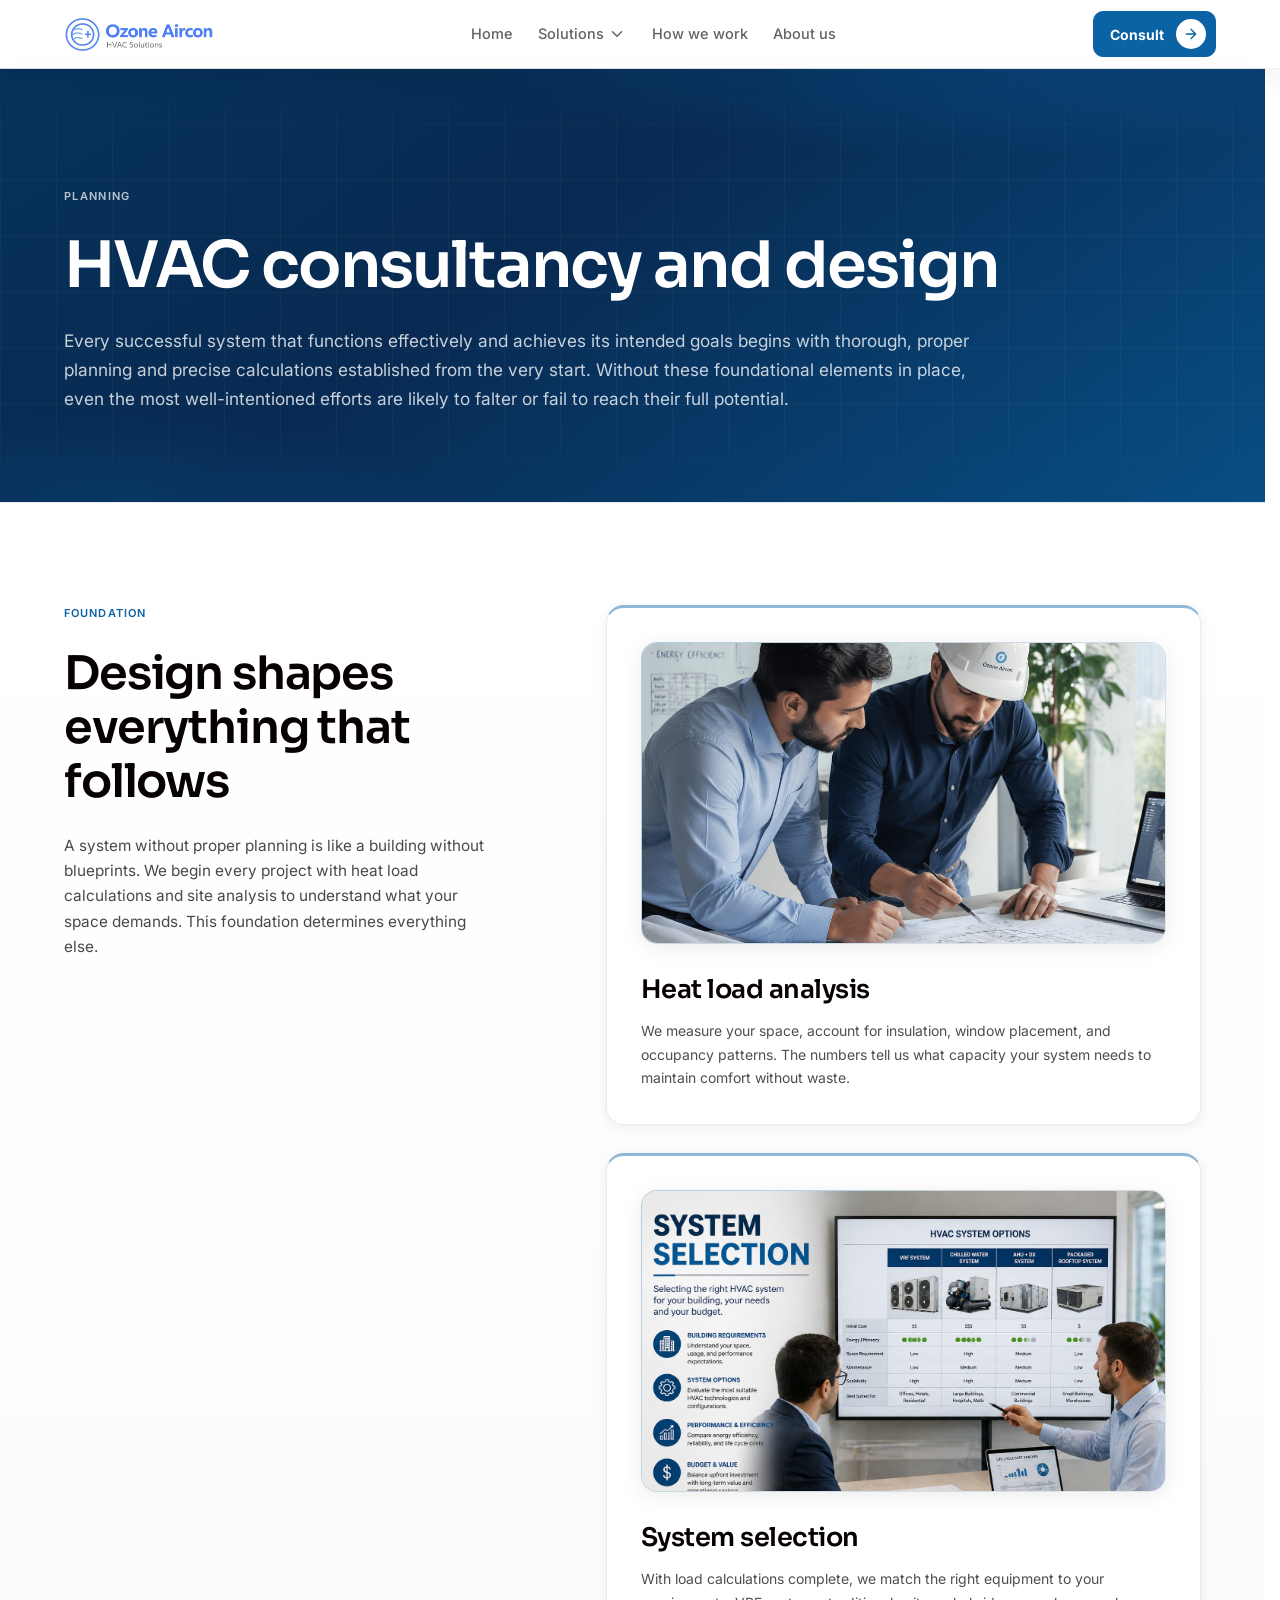
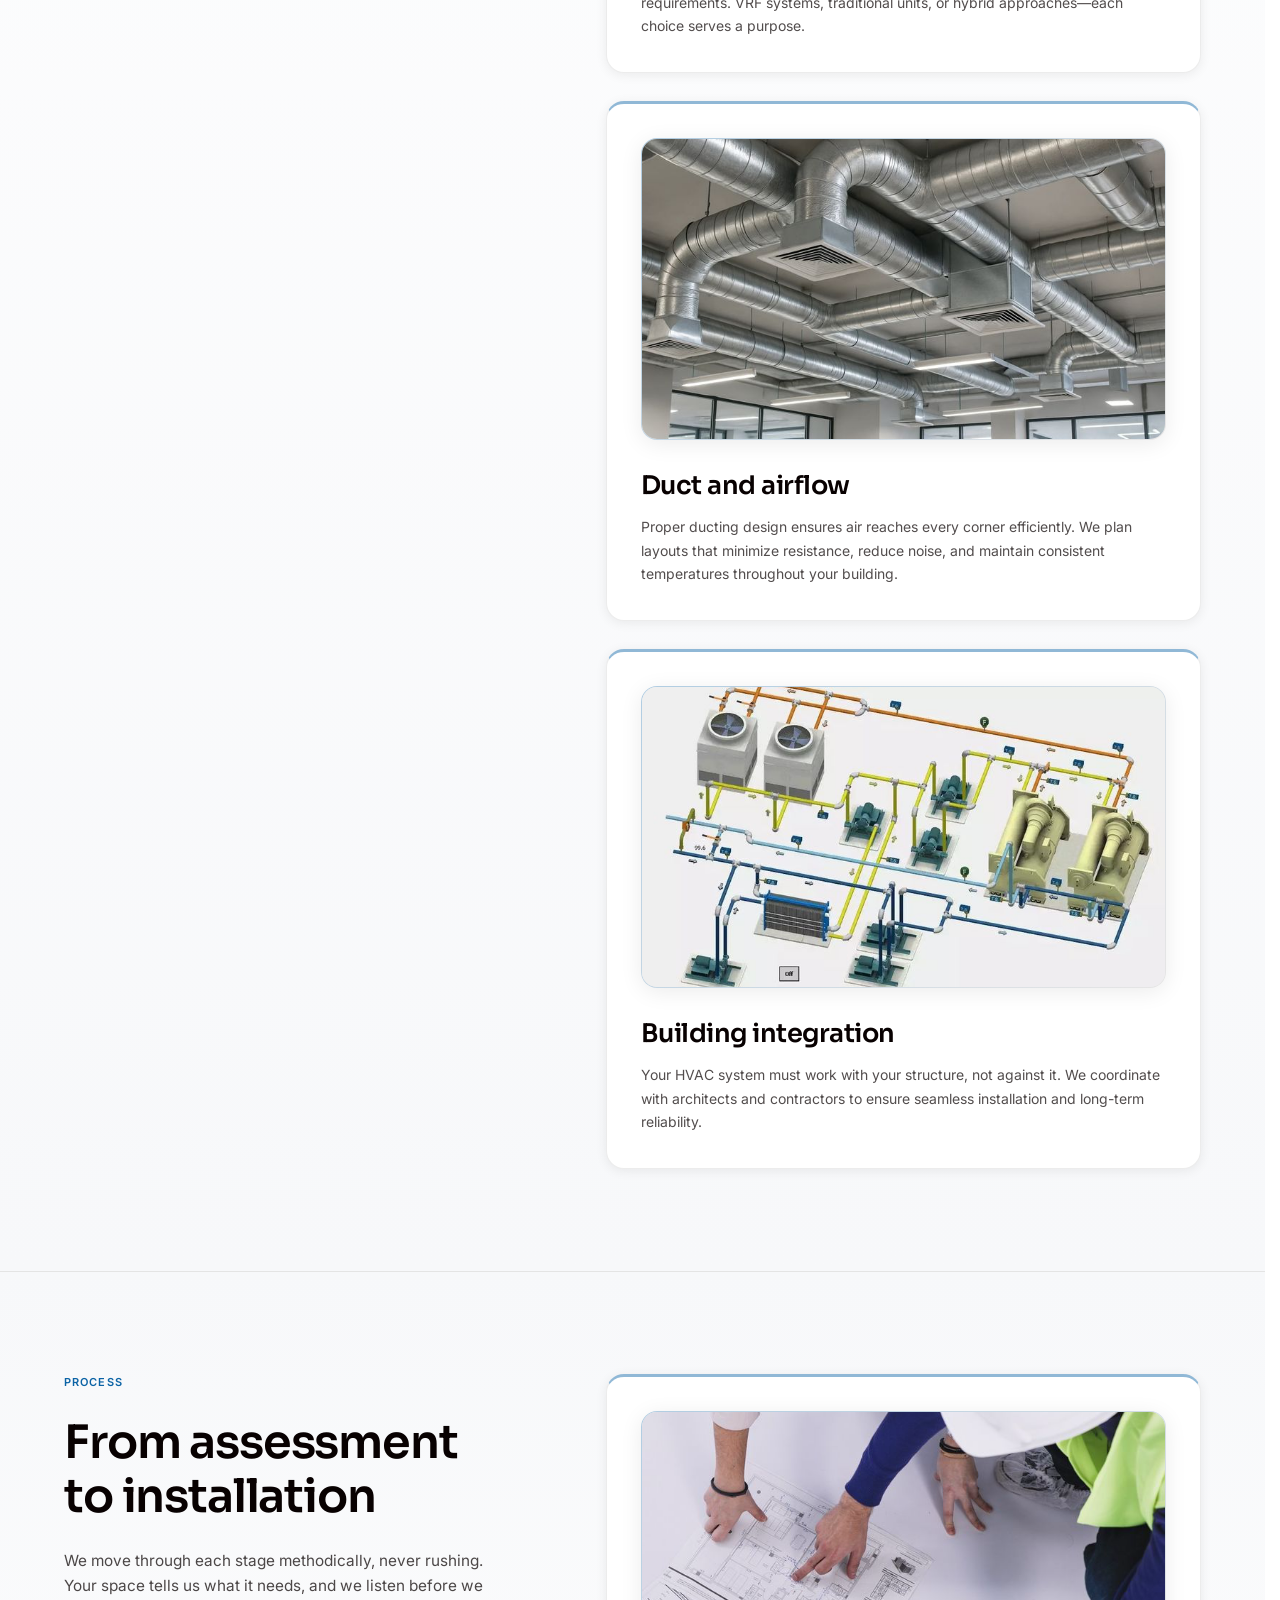
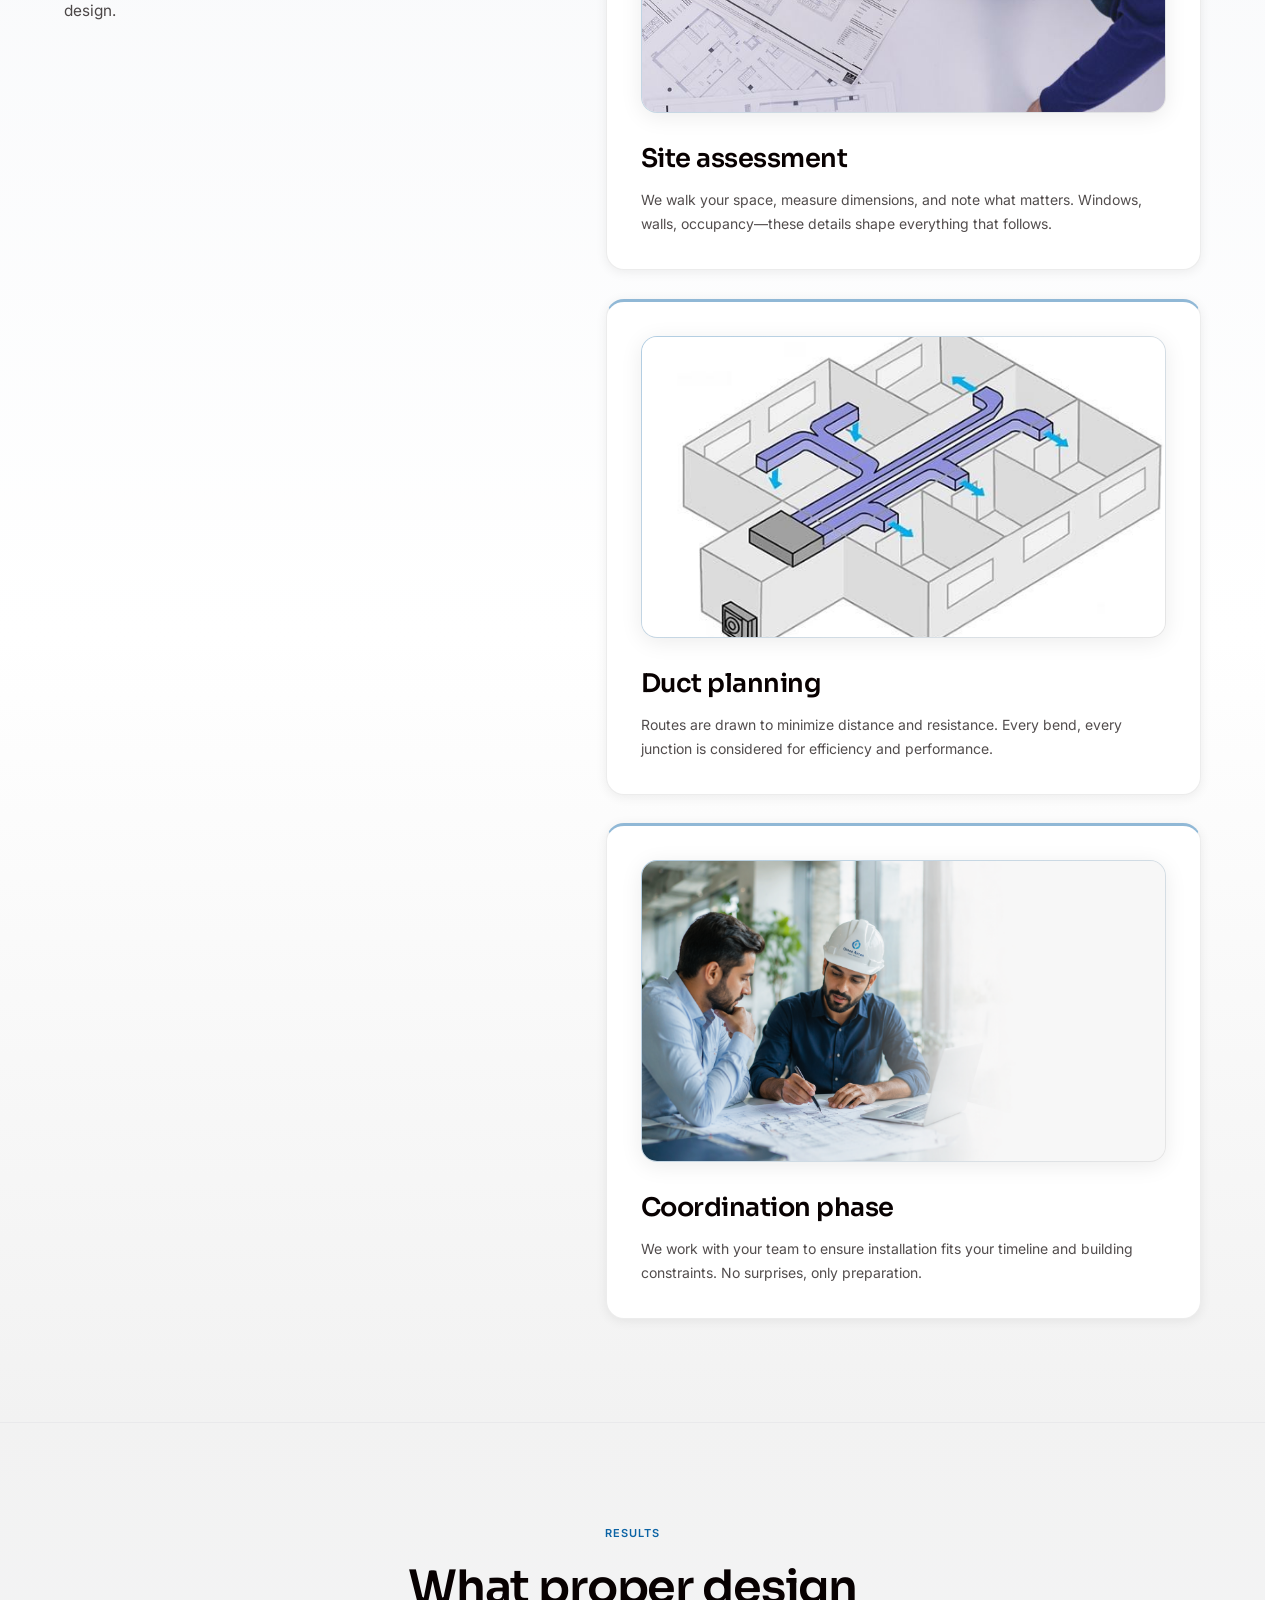
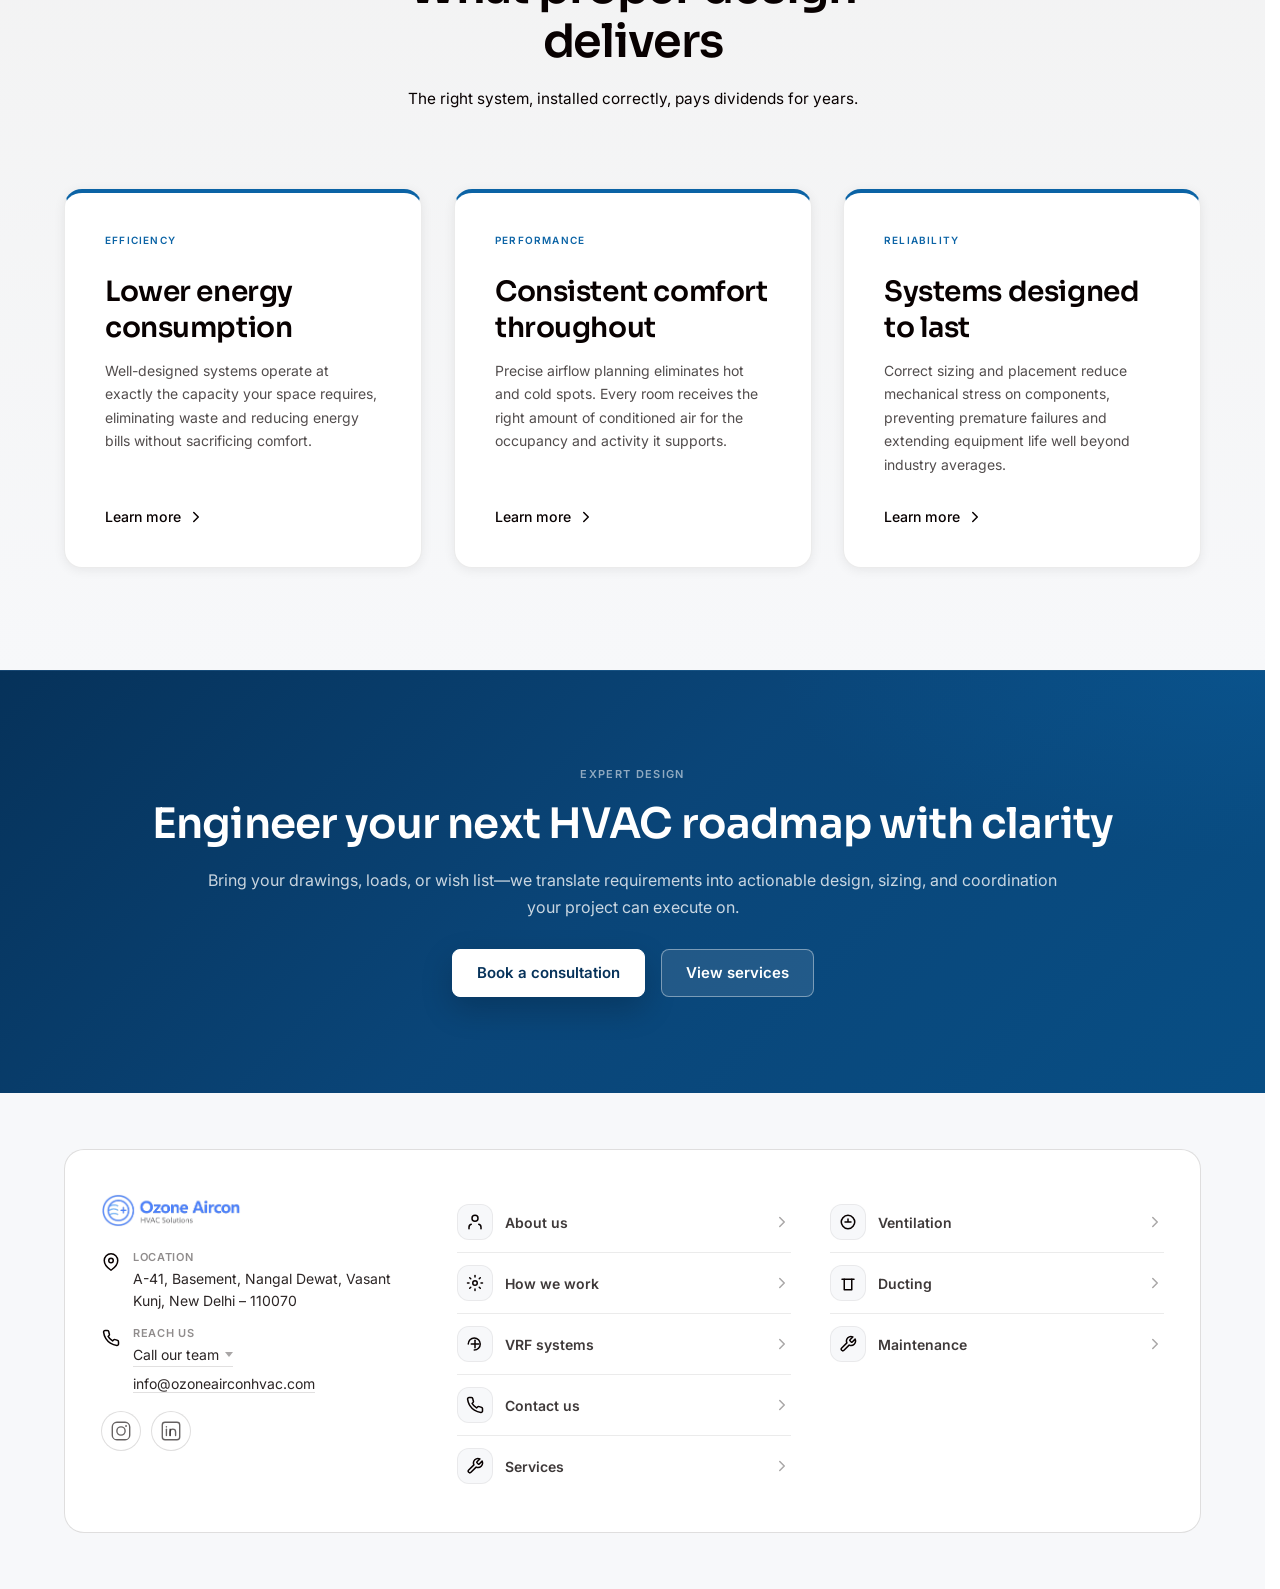
<file: hvac-consultancy.html>
<!DOCTYPE html>
<html lang="en">
<head>
  <meta charset="UTF-8" />
  <meta name="viewport" content="width=device-width, initial-scale=1.0, viewport-fit=cover" />
  <link rel="icon" type="image/png" sizes="48x48" href="/favicon-48.png?v=8" />
  <link rel="icon" type="image/png" sizes="96x96" href="/favicon-96.png?v=8" />
  <link rel="icon" type="image/png" sizes="192x192" href="/favicon-192.png?v=8" />
  <link rel="shortcut icon" type="image/png" href="/favicon-48.png?v=8" />
  <link rel="icon" href="/favicon.ico?v=8" sizes="any" />
  <link rel="icon" type="image/png" href="/favicon.png?v=8" />
  <link rel="apple-touch-icon" href="/favicon-192.png?v=8" />
  <script>
    (function () {
      var l = document.createElement('link');
      l.rel = 'manifest';
      l.href = location.origin + '/site.webmanifest?v=8';
      document.head.appendChild(l);
    })();
  </script>
  <meta name="description" content="HVAC consultancy and design from Ozone Aircon—load studies, drawings, specifications, vendor-neutral advice, and energy-conscious system selection for architects, builders, and owners in Delhi NCR." />
  <meta name="robots" content="index, follow" />
  <link rel="canonical" href="https://ozoneairconhvac.com/hvac-consultancy.html" />
  <meta property="og:type" content="website" />
  <meta property="og:site_name" content="Ozone Aircon" />
  <meta property="og:title" content="HVAC Consultancy &amp; Design — Ozone Aircon" />
  <meta property="og:description" content="HVAC consultancy and design from Ozone Aircon—load studies, drawings, specifications, vendor-neutral advice, and energy-conscious system selection for architects, builders, and owners in Delhi NCR." />
  <meta property="og:url" content="https://ozoneairconhvac.com/hvac-consultancy.html" />
  <meta property="og:image" content="https://ozoneairconhvac.com/public/images/logo.png" />
  <meta property="og:locale" content="en_IN" />
  <meta name="twitter:card" content="summary_large_image" />
  <meta name="twitter:title" content="HVAC Consultancy &amp; Design — Ozone Aircon" />
  <meta name="twitter:description" content="HVAC consultancy and design from Ozone Aircon—load studies, drawings, specifications, vendor-neutral advice, and energy-conscious system selection for architects, builders, and owners in Delhi NCR." />
  <meta name="twitter:image" content="https://ozoneairconhvac.com/public/images/logo.png" />
  <script type="application/ld+json">
  {
    "@context": "https://schema.org",
    "@graph": [
      {
        "@type": "BreadcrumbList",
        "@id": "https://ozoneairconhvac.com/hvac-consultancy.html#breadcrumb",
        "itemListElement": [
          { "@type": "ListItem", "position": 1, "name": "Home", "item": "https://ozoneairconhvac.com/" },
          { "@type": "ListItem", "position": 2, "name": "Services", "item": "https://ozoneairconhvac.com/services.html" },
          { "@type": "ListItem", "position": 3, "name": "HVAC consultancy", "item": "https://ozoneairconhvac.com/hvac-consultancy.html" }
        ]
      },
      {
        "@type": "WebPage",
        "@id": "https://ozoneairconhvac.com/hvac-consultancy.html#webpage",
        "url": "https://ozoneairconhvac.com/hvac-consultancy.html",
        "name": "HVAC Consultancy and Design — Ozone Aircon",
        "description": "HVAC consultancy and design from Ozone Aircon—load studies, drawings, specifications, vendor-neutral advice, and energy-conscious system selection for architects, builders, and owners in Delhi NCR.",
        "isPartOf": { "@id": "https://ozoneairconhvac.com/#website" }
      },
      {
        "@type": "Service",
        "name": "HVAC consultancy and engineering design",
        "serviceType": "Mechanical HVAC design consultancy",
        "url": "https://ozoneairconhvac.com/hvac-consultancy.html",
        "provider": { "@id": "https://ozoneairconhvac.com/#organization" },
        "areaServed": { "@type": "AdministrativeArea", "name": "Delhi NCR" }
      }
    ]
  }
  </script>
  <title>HVAC Consultancy &amp; Design — Ozone Aircon</title>
  <link rel="preconnect" href="https://fonts.googleapis.com" />
  <link rel="preconnect" href="https://fonts.gstatic.com" crossorigin />
  <link href="https://fonts.googleapis.com/css2?family=Inter:wght@400;500;600;700&family=Sora:wght@600&display=swap" rel="stylesheet" />
  <style>

    /* ════════════════════════════════════════════
       DESIGN TOKENS (aligned with Home)
    ════════════════════════════════════════════ */
    :root {
      --white:   #FFFFFF;
      --black:   #080101;
      --blue:    #0B63A5;
      --blue-dark:  #084E84;
      --blue-deep:  #06325A;
      --gray-bg: #F2F2F2;
      --gray-soft:  #F7F8FA;
      --border:  rgba(8,1,1,0.13);
      --font-sora:  'Sora', sans-serif;
      --font-inter: 'Inter', sans-serif;

      --section-pad-v: clamp(64px, 8vw, 120px);
      --section-pad-h: clamp(20px, 5vw, 96px);
      --container-gap: clamp(40px, 5.5vw, 88px);
      --shadow-sm: 0 2px 12px rgba(8,1,1,0.07);
      --shadow-md: 0 8px 32px rgba(8,1,1,0.10);
      --shadow-lg: 0 20px 60px rgba(8,1,1,0.12);
      --nav-bar-h: 68px;
      --pad-v: var(--section-pad-v);
      --pad-h: var(--section-pad-h);
      --gap:   var(--container-gap);
    }

    /* ════════════════════════════════════════════
       RESET & BASE
    ════════════════════════════════════════════ */
    *, *::before, *::after { box-sizing: border-box; margin: 0; padding: 0; }
    html { font-size: 93.75%; scroll-behavior: smooth; overflow-x: clip; scrollbar-gutter: stable; }
    body {
      font-family: var(--font-inter);
      background: var(--white); color: var(--black);
      width: 100%; max-width: none; margin-inline: auto; overflow-x: clip;
    }
    a { text-decoration: none; color: inherit; }
    img { display: block; max-width: 100%; height: auto; }
    button { cursor: pointer; font-family: inherit; }

    /* ════════════════════════════════════════════
       TYPOGRAPHY
    ════════════════════════════════════════════ */
    .h1 { font-family: var(--font-sora); font-weight: 600; font-size: clamp(36px,5vw,72px); line-height: 115%; letter-spacing: -0.025em; }
    .h2 { font-family: var(--font-sora); font-weight: 600; font-size: clamp(28px,3.6vw,52px); line-height: 118%; letter-spacing: -0.025em; }
    .h3 { font-family: var(--font-sora); font-weight: 600; font-size: clamp(22px,3.1vw,44px); line-height: 122%; letter-spacing: -0.02em; }
    .h5 { font-family: var(--font-sora); font-weight: 600; font-size: clamp(20px,2vw,28px); line-height: 138%; letter-spacing: -0.015em; }
    .tagline  { font-family: var(--font-inter); font-weight: 600; font-size: 11px; letter-spacing: 0.08em; text-transform: uppercase; line-height: 150%; color: var(--blue); }
    .text-md  { font-family: var(--font-inter); font-weight: 400; font-size: clamp(14px,1.2vw,17px); line-height: 165%; }
    .text-reg { font-family: var(--font-inter); font-weight: 400; font-size: 14px; line-height: 165%; }
    .text-sm  { font-family: var(--font-inter); font-weight: 400; font-size: 12px; line-height: 150%; }
    .text-sm-bold { font-family: var(--font-inter); font-weight: 600; font-size: 12px; line-height: 150%; }
    .text-sm-link { font-family: var(--font-inter); font-weight: 400; font-size: 12px; line-height: 150%; text-decoration: underline; }
    .h6 { font-family: var(--font-sora); font-weight: 600; font-size: clamp(16px, 1.45vw, 20px); line-height: 130%; letter-spacing: -0.01em; color: var(--black); }

    /* ════════════════════════════════════════════
       BUTTONS (same system as Home)
    ════════════════════════════════════════════ */
    .btn-primary, .btn-secondary, .btn-primary-sm {
      display: inline-flex; align-items: center; justify-content: center;
      gap: 8px; border-radius: 8px; cursor: pointer;
      font-family: var(--font-inter); font-weight: 600;
      font-size: 15px; line-height: 150%; text-decoration: none;
      white-space: nowrap;
    }
    .btn-primary    { padding: 12px 24px; background: var(--blue); color: var(--white); border: 1.5px solid var(--blue); }
    .btn-secondary  { padding: 12px 24px; background: transparent; color: var(--black); border: 1.5px solid var(--border); }
    .btn-primary-sm { padding: 8px 18px; background: var(--blue); color: var(--white); border: 1.5px solid var(--blue); }
    .btn-link {
      display: inline-flex; align-items: center; gap: 6px;
      background: none; border: none; padding: 0;
      font-family: var(--font-inter); font-weight: 500; font-size: clamp(14px,1.1vw,16px);
      color: var(--black); cursor: pointer; text-decoration: none; line-height: 150%;
    }
    .btn-link svg { width: 18px; height: 18px; stroke: var(--black); flex-shrink: 0; transition: transform 0.2s ease; }
    .btn-link:hover svg { transform: translateX(3px); }

    /* ════════════════════════════════════════════
       NAVBAR (same as Home)
    ════════════════════════════════════════════ */
    .nav-shell {
      position: sticky; top: 0; z-index: 100;
      padding: 0 var(--section-pad-h);
      background: rgba(255,255,255,0.82);
      backdrop-filter: blur(12px) saturate(1.25);
      border-bottom: 1px solid rgba(8,1,1,0.06);
      box-shadow: 0 10px 26px rgba(8,1,1,0.06);
    }
    .nav-shell.scrolled {
      background: rgba(255,255,255,0.92);
      border-bottom: 1px solid rgba(8,1,1,0.08);
    }
    .navbar-inner {
      display: flex; flex-direction: row;
      align-items: center; justify-content: space-between; gap: 16px;
      min-height: var(--nav-bar-h);
      padding: 0;
    }
    .navbar-brand {
      display: flex; flex-direction: row; align-items: center; gap: 12px;
      text-decoration: none; color: inherit;
      flex-shrink: 0;
    }
    .navbar-logo {
      height: 52px; width: auto; max-width: 150px;
      object-fit: contain; border-radius: 10px;
      flex-shrink: 0;
    }
    .nav-links {
      display: flex; flex-direction: row; align-items: center;
      gap: clamp(14px, 2vw, 28px);
      flex: 1; justify-content: center; min-width: 0;
    }
    .nav-link {
      display: flex; align-items: center; gap: 4px;
      color: rgba(8,1,1,0.62); text-decoration: none;
      font-family: var(--font-inter); font-weight: 500;
      font-size: 14.5px; line-height: 150%; white-space: nowrap;
    }
    .nav-link.active { color: var(--blue); font-weight: 600; }
    .nav-consult {
      display: inline-flex; align-items: center; gap: 12px;
      padding: 7px 9px 7px 16px;
      background: var(--blue); color: var(--white);
      border-radius: 10px; text-decoration: none;
      font-family: var(--font-inter); font-weight: 700; font-size: 14px;
      border: 1.5px solid var(--blue);
      transition: transform 0.22s ease, box-shadow 0.22s ease;
    }
    .nav-consult:hover {
      transform: translateY(-2px);
      box-shadow: 0 8px 24px rgba(11,99,165,0.38);
    }
    .nav-consult-icon {
      width: 30px; height: 30px; border-radius: 50%;
      background: var(--white);
      display: flex; align-items: center; justify-content: center;
      flex-shrink: 0;
    }
    .nav-consult-icon svg { width: 16px; height: 16px; stroke: var(--blue); }
    .nav-hamburger {
      display: none; flex-direction: column;
      justify-content: center; align-items: center;
      width: 42px; height: 42px; gap: 5px;
      background: var(--gray-soft); border: 1px solid var(--border);
      border-radius: 10px; cursor: pointer; padding: 0;
      margin-left: auto;
    }
    .nav-hamburger span { display: block; width: 22px; height: 2px; background: var(--black); border-radius: 2px; transition: all 0.22s ease; }
    .nav-hamburger.open span:nth-child(1) { transform: translateY(7px) rotate(45deg); }
    .nav-hamburger.open span:nth-child(2) { opacity: 0; }
    .nav-hamburger.open span:nth-child(3) { transform: translateY(-7px) rotate(-45deg); }
    .mobile-menu {
      display: none; position: fixed;
      top: calc(12px + var(--nav-bar-h) + 10px + 8px);
      left: 0; right: 0;
      background: var(--white); border-bottom: 1px solid var(--border);
      z-index: 99; padding: 8px 0 16px;
      max-height: calc(100vh - 100px); overflow-y: auto;
    }
    .mobile-menu.open { display: block; }
    .mobile-nav-link {
      display: block; padding: 12px clamp(16px,4vw,24px);
      color: var(--black); text-decoration: none;
      font-family: var(--font-inter); font-weight: 400; font-size: 16px;
      border-bottom: 1px solid var(--border);
    }
    .mobile-nav-link:last-child { border-bottom: none; }
    .mobile-solutions-toggle {
      display: flex; justify-content: space-between; align-items: center;
      padding: 12px clamp(16px,4vw,24px);
      width: 100%; background: none; border: none; border-bottom: 1px solid var(--border);
      color: var(--black); font-family: var(--font-inter);
      font-weight: 400; font-size: 16px; cursor: pointer; text-align: left;
    }
    .mobile-solutions-toggle svg { width: 18px; height: 18px; transition: transform 0.22s; }
    .mobile-solutions-toggle.open svg { transform: rotate(180deg); }
    .mobile-solutions-list { display: none; background: var(--gray-bg); padding: 8px clamp(16px,4vw,24px); }
    .mobile-solutions-list.open { display: block; }
    .mobile-solution-item {
      display: block; padding: 10px 0; color: var(--black); text-decoration: none;
      font-family: var(--font-inter); font-weight: 500; font-size: 14px;
      border-bottom: 1px solid var(--border);
    }
    .mobile-solution-item:last-child { border-bottom: none; }
    .mobile-cta { padding: 16px clamp(16px,4vw,24px); }
    .mobile-cta .btn-primary { width: 100%; justify-content: center; }

    /* Solutions dropdown */
    .nav-solutions { position: relative; }
    .nav-solutions-btn {
      display: flex; align-items: center; gap: 4px;
      background: none; border: none; cursor: pointer;
      color: rgba(8,1,1,0.62); font-family: var(--font-inter);
      font-weight: 500; font-size: 14.5px; line-height: 150%;
      padding: 0; white-space: nowrap;
    }
    .nav-solutions-btn svg { width: 18px; height: 18px; flex-shrink: 0; transition: transform 0.22s ease; stroke: currentColor; }
    .nav-solutions-btn.open svg { transform: rotate(180deg); }
    .solutions-dropdown {
      display: none; position: absolute;
      top: calc(100% + 14px); left: 50%;
      transform: translateX(-50%);
      width: min(640px, 94vw);
      background: var(--white);
      border: 1px solid var(--border);
      border-radius: 12px; padding: 24px 24px 20px; z-index: 200;
      box-shadow: var(--shadow-md);
    }
    .solutions-dropdown.open { display: block; }
    .solutions-dropdown-header {
      font-family: var(--font-inter); font-weight: 600;
      font-size: 11px; line-height: 150%; letter-spacing: 0.08em;
      text-transform: uppercase; color: rgba(8,1,1,0.4); margin-bottom: 14px;
    }
    .solutions-grid { display: grid; grid-template-columns: 1fr 1fr; gap: 4px; }
    .solution-item {
      display: flex; align-items: flex-start; gap: 12px;
      padding: 11px 12px; border-radius: 8px;
      cursor: pointer; text-decoration: none;
      transition: background 0.15s ease;
    }
    .solution-item:hover { background: var(--gray-bg); }
    .solution-icon {
      width: 34px; height: 34px; border-radius: 7px;
      background: var(--gray-bg);
      display: flex; align-items: center; justify-content: center; flex-shrink: 0;
    }
    .solution-icon svg { width: 17px; height: 17px; stroke: var(--black); }
    .solution-text { display: flex; flex-direction: column; gap: 2px; }
    .solution-title { font-family: var(--font-inter); font-weight: 600; font-size: 13px; line-height: 150%; color: var(--black); }
    .solution-subtitle { font-family: var(--font-inter); font-weight: 400; font-size: 11px; line-height: 150%; color: rgba(8,1,1,0.5); }
    .solutions-dropdown-divider { height: 1px; background: var(--border); margin: 14px 0; }
    .solutions-footer { display: flex; align-items: center; justify-content: flex-end; }
    .solutions-footer-link {
      font-family: var(--font-inter); font-weight: 600; font-size: 12px;
      color: var(--blue); text-decoration: none;
      display: flex; align-items: center; gap: 4px;
    }
    .solutions-footer-link svg { width: 13px; height: 13px; stroke: var(--blue); }

    /* ════════════════════════════════════════════
       FOOTER (same as Home)
    ════════════════════════════════════════════ */
    .footer {
      background: var(--gray-soft);
      padding: clamp(36px,5vw,56px) var(--section-pad-h);
      display: flex; flex-direction: column; gap: 0;
    }
    .footer-main {
      display: grid;
      grid-template-columns: minmax(240px, 0.95fr) 1fr 1fr;
      gap: clamp(24px, 3vw, 44px);
      align-items: start;
      background: var(--white);
      border: 1px solid var(--border);
      border-radius: 20px;
      padding: clamp(22px, 3.2vw, 36px);
    }
    .footer-brand-col { display: flex; flex-direction: column; gap: 16px; min-width: 0; }
    .footer-brand {
      display: inline-flex; flex-direction: row; align-items: center;
      text-decoration: none; color: inherit;
    }
    .footer-logo {
      height: 48px; width: auto; max-width: 140px; object-fit: contain;
      border-radius: 10px; flex-shrink: 0;
    }
    .footer-social { display: flex; flex-direction: row; gap: 10px; align-items: center; }
    .footer-social a { color: rgba(8,1,1,0.78); }
    .footer-social a {
      display: flex; align-items: center; justify-content: center;
      width: 40px; height: 40px; border-radius: 50%;
      border: 1px solid var(--border);
      background: rgba(255,255,255,0.9);
      transition: transform 0.22s ease, color 0.18s ease, border-color 0.18s ease, background 0.18s ease;
    }
    .footer-social a:hover {
      transform: translateY(-2px);
      color: var(--blue);
      border-color: rgba(11,99,165,0.35);
      background: rgba(11,99,165,0.05);
    }
    .footer-contact-block { display: flex; flex-direction: column; gap: 14px; min-width: 0; }
    .footer-contact-row {
      display: flex; flex-direction: row; align-items: flex-start; gap: 12px;
    }
    .footer-contact-icon {
      width: 20px; height: 20px; border-radius: 0; flex-shrink: 0;
      margin-top: 2px;
      display: flex; align-items: center; justify-content: center;
    }
    .footer-contact-icon svg { width: 18px; height: 18px; stroke: var(--blue); fill: none; }
    .footer-contact-label {
      font-family: var(--font-inter); font-weight: 600; font-size: 11px;
      color: rgba(8,1,1,0.45); text-transform: uppercase; letter-spacing: 0.06em;
      display: block; margin-bottom: 4px;
    }
    .footer-contact-value {
      font-family: var(--font-inter); font-weight: 400; font-size: 14px;
      line-height: 155%; color: rgba(8,1,1,0.86);
      margin: 0;
    }
    .footer-contact-value a {
      color: rgba(8,1,1,0.86); text-decoration: none;
      border-bottom: 1px solid rgba(8,1,1,0.12);
      transition: border-color 0.18s ease, color 0.18s ease;
    }
    .footer-contact-value a:hover { color: var(--blue); border-color: rgba(11,99,165,0.35); }

    .footer-phone { margin: 0; width: 100%; max-width: 100%; min-width: 0; }
    .footer-phone-summary {
      font-family: var(--font-inter); font-weight: 400; font-size: 14px;
      line-height: 155%; color: rgba(8,1,1,0.86);
      cursor: pointer;
      list-style: none;
      display: inline-flex; align-items: center; gap: 6px;
      user-select: none;
      border-bottom: 1px solid rgba(8,1,1,0.12);
      padding-bottom: 1px;
      width: fit-content;
      max-width: 100%;
      box-sizing: border-box;
      transition: color 0.18s ease, border-color 0.18s ease;
    }
    .footer-phone-summary::-webkit-details-marker { display: none; }
    .footer-phone-summary::marker { content: ''; }
    .footer-phone-summary::after {
      content: '';
      width: 0; height: 0;
      margin-top: 1px; flex-shrink: 0;
      border-left: 4px solid transparent; border-right: 4px solid transparent;
      border-top: 5px solid rgba(8,1,1,0.35);
      transition: transform 0.18s ease;
    }
    .footer-phone[open] .footer-phone-summary::after { transform: rotate(180deg); }
    .footer-phone-summary:hover {
      color: var(--blue);
      border-bottom-color: rgba(11,99,165,0.35);
    }
    .footer-phone-summary:focus { outline: none; }
    .footer-phone-summary:focus-visible {
      color: var(--blue);
      border-radius: 2px;
      box-shadow: 0 0 0 3px rgba(11,99,165,0.25);
    }
    .footer-phone-options {
      display: flex; flex-direction: column; gap: 8px;
      margin-top: 10px; padding-top: 10px;
      border-top: 1px solid rgba(8,1,1,0.08);
      min-width: 0;
    }
    .footer-phone-link {
      font-family: var(--font-inter); font-weight: 500; font-size: 14px;
      line-height: 150%;
      color: rgba(8,1,1,0.86); text-decoration: none;
      border-bottom: 1px solid rgba(8,1,1,0.12);
      padding-bottom: 1px; align-self: flex-start;
      transition: border-color 0.18s ease, color 0.18s ease;
    }
    .footer-phone-link:hover { color: var(--blue); border-color: rgba(11,99,165,0.35); }

    .footer-links-col { display: flex; flex-direction: column; gap: 0; padding-top: 6px; }
    .footer-link-row {
      display: flex; align-items: center; justify-content: space-between; gap: 12px;
      padding: 12px 0;
      text-decoration: none;
      border-bottom: 1px solid rgba(8,1,1,0.08);
      transition: background 0.18s ease;
    }
    .footer-link-row:last-child { border-bottom: none; }
    .footer-link-left { display: flex; align-items: center; gap: 12px; min-width: 0; }
    .footer-link-icon {
      width: 36px; height: 36px; border-radius: 12px;
      background: var(--gray-soft);
      border: 1px solid rgba(8,1,1,0.06);
      display: flex; align-items: center; justify-content: center;
      flex-shrink: 0;
    }
    .footer-link-icon svg { width: 18px; height: 18px; stroke: var(--blue); }
    .footer-link-text {
      font-family: var(--font-inter); font-weight: 600; font-size: 14px;
      color: rgba(8,1,1,0.78);
      white-space: nowrap; overflow: hidden; text-overflow: ellipsis;
    }
    .footer-link-chevron { width: 18px; height: 18px; flex-shrink: 0; color: rgba(8,1,1,0.35); transition: color 0.18s ease; }
    .footer-link-row:hover { background: rgba(11,99,165,0.04); }
    .footer-link-row:hover .footer-link-text { color: var(--blue); }
    .footer-link-row:hover .footer-link-icon { border-color: rgba(11,99,165,0.18); background: rgba(11,99,165,0.04); }
    .footer-link-row:hover .footer-link-chevron { color: var(--blue); }

    .h4 { font-family: var(--font-sora); font-weight: 600; font-size: clamp(20px, 2.5vw, 36px); line-height: 130%; letter-spacing: -0.015em; }

    /* ════════════════════════════════════════════
       PAGE HERO
    ════════════════════════════════════════════ */
    .about-hero {
      position: relative; overflow: hidden;
      padding: clamp(72px, 10vw, 120px) var(--section-pad-h) clamp(56px, 7vw, 88px);
      background: linear-gradient(145deg, var(--blue-deep) 0%, #082a52 42%, var(--blue-dark) 100%);
      color: var(--white);
    }
    .about-hero::before {
      content: ''; position: absolute; inset: 0;
      background:
        radial-gradient(ellipse 80% 55% at 78% -10%, rgba(11,99,165,0.45) 0%, transparent 55%),
        radial-gradient(ellipse 50% 40% at 10% 100%, rgba(11,99,165,0.22) 0%, transparent 50%);
      pointer-events: none;
    }
    .about-hero::after {
      content: ''; position: absolute; inset: 0; opacity: 0.07;
      background-image:
        linear-gradient(rgba(255,255,255,0.5) 1px, transparent 1px),
        linear-gradient(90deg, rgba(255,255,255,0.5) 1px, transparent 1px);
      background-size: 56px 56px;
      pointer-events: none;
      mask-image: linear-gradient(to bottom, transparent, black 18%, black 82%, transparent);
    }
    .about-hero-inner {
      position: relative; z-index: 1;
      max-width: min(1320px, 100%);
      display: flex; flex-direction: column;
      gap: clamp(18px, 3vw, 26px);
    }
    .about-hero-tag { color: rgba(255,255,255,0.72) !important; letter-spacing: 0.12em; }
    .about-hero-title {
      font-family: var(--font-sora); font-weight: 600;
      font-size: clamp(36px, 5vw, 64px);
      line-height: 108%; letter-spacing: -0.03em;
      color: var(--white);
    }
    .about-hero-lead {
      max-width: min(920px, 100%);
      font-size: clamp(15px, 1.35vw, 18px);
      line-height: 170%;
      color: rgba(255,255,255,0.78);
    }
    .tagline-wrapper { display: flex; align-items: center; }

    /* ════════════════════════════════════════════
       CONSULTANCY — sticky rail + cards (all consultancy-*.png)
    ════════════════════════════════════════════ */
    .section-layout419 {
      background: linear-gradient(180deg, var(--white) 0%, var(--gray-soft) 100%);
      padding: var(--section-pad-v) var(--section-pad-h);
      border-top: 1px solid rgba(8,1,1,0.06);
    }
    .section-layout419.section-layout419--process {
      background: linear-gradient(180deg, var(--gray-soft) 0%, var(--white) 55%, var(--gray-bg) 100%);
    }
    .layout419-shell { width: 100%; max-width: none; margin-inline: auto; }
    .layout419-inner {
      display: grid;
      grid-template-columns: minmax(0, 0.95fr) minmax(0, 1.2fr);
      gap: clamp(40px, 5.5vw, 88px);
      align-items: start;
    }
    .layout419-left {
      position: sticky;
      top: calc(var(--nav-bar-h) + 20px);
      display: flex;
      flex-direction: column;
      gap: clamp(18px, 2.5vw, 24px);
      padding: 0 clamp(0px, 4vw, 56px) 0 0;
    }
    .layout419-left .tagline { color: var(--blue); letter-spacing: 0.1em; }
    .layout419-left .h2 { letter-spacing: -0.025em; }
    .layout419-left .text-md { color: rgba(8,1,1, 0.72); max-width: min(900px, 100%); }
    .layout419-right {
      display: flex; flex-direction: column;
      gap: clamp(20px, 2.8vw, 28px);
    }
    .layout419-card {
      display: flex;
      flex-direction: column;
      gap: clamp(22px, 3vw, 28px);
      padding: clamp(22px, 2.8vw, 34px);
      background: var(--white);
      border: 1px solid rgba(8,1,1, 0.08);
      border-radius: 18px;
      border-top: 3px solid rgba(11,99,165, 0.45);
      box-shadow: var(--shadow-sm);
      transition: transform 0.28s cubic-bezier(0.22,1,0.36,1), box-shadow 0.28s ease, border-color 0.28s ease;
    }
    .layout419-card:hover {
      transform: translateY(-5px);
      box-shadow: var(--shadow-md);
      border-color: rgba(11,99,165, 0.2);
      background: rgba(255,255,255, 0.98);
    }
    .consult-img-shell {
      position: relative;
      border-radius: 16px;
      padding: 1px;
      background: linear-gradient(135deg, rgba(11,99,165, 0.32), rgba(8,1,1, 0.1));
      box-shadow: 0 4px 22px rgba(8,1,1, 0.08);
      transition: transform 0.35s cubic-bezier(0.22,1,0.36,1);
    }
    .layout419-card:hover .consult-img-shell { transform: translateY(-2px); }
    .layout419-card-image {
      position: relative;
      width: 100%;
      height: clamp(200px, 24vw, 300px);
      border-radius: 15px;
      overflow: hidden;
      background: var(--gray-bg);
      flex-shrink: 0;
    }
    .layout419-card-image img {
      position: absolute; inset: 0;
      width: 100%; height: 100%;
      object-fit: cover;
      transition: transform 0.6s cubic-bezier(0.22, 1, 0.36, 1);
    }
    .layout419-card:hover .layout419-card-image img { transform: scale(1.045); }
    .layout419-card-text { display: flex; flex-direction: column; gap: 12px; }
    .layout419-card-text .h5 { letter-spacing: -0.02em; }
    .layout419-card-text .text-reg { color: rgba(8,1,1, 0.7); line-height: 168%; }

    .section-results {
      background: linear-gradient(180deg, var(--gray-bg) 0%, var(--gray-soft) 100%);
      padding: var(--section-pad-v) var(--section-pad-h);
      border-top: 1px solid rgba(8,1,1, 0.06);
    }
    .results-shell { width: 100%; max-width: none; margin-inline: auto; }
    .results-container {
      display: flex;
      flex-direction: column;
      gap: clamp(48px, 6vw, 84px);
    }
    .section-title-centered {
      display: flex;
      flex-direction: column;
      align-items: center;
      gap: 18px;
      text-align: center;
    }
    .section-title-centered .title-content {
      display: flex;
      flex-direction: column;
      gap: 18px;
      align-items: center;
      max-width: 620px;
    }
    .results-grid {
      display: grid;
      grid-template-columns: repeat(3, 1fr);
      gap: clamp(22px, 3vw, 32px);
    }
    .result-card {
      background: var(--white);
      border: 1px solid rgba(8,1,1, 0.08);
      border-radius: 18px;
      border-top: 4px solid var(--blue);
      padding: clamp(26px, 3.2vw, 40px);
      display: flex;
      flex-direction: column;
      gap: clamp(18px, 2.5vw, 26px);
      box-shadow: var(--shadow-sm);
      transition: box-shadow 0.25s ease, transform 0.25s ease, border-color 0.22s ease;
    }
    .result-card:hover {
      transform: translateY(-6px);
      box-shadow: var(--shadow-md);
      border-color: rgba(11,99,165, 0.18);
    }
    .result-card-top .tagline { font-size: 10px; letter-spacing: 0.12em; }
    .result-card-top { display: flex; flex-direction: column; gap: 6px; }
    .result-card-content {
      display: flex; flex-direction: column;
      gap: 12px; flex: 1;
    }
    .result-card-content .h4 { font-size: clamp(20px, 2.2vw, 28px); }
    .result-card-content .text-reg { color: rgba(8,1,1, 0.7); line-height: 168%; }
    .result-card-actions { margin-top: auto; padding-top: 4px; }

    /* ════════════════════════════════════════════
       CLOSING CTA
    ════════════════════════════════════════════ */
    .section-consult-cta {
      padding: clamp(56px, 8vw, 96px) var(--section-pad-h);
      background: linear-gradient(135deg, var(--blue-deep) 0%, #0a4578 48%, var(--blue-dark) 100%);
      position: relative;
      overflow: hidden;
      border-top: 1px solid rgba(255,255,255, 0.06);
    }
    .section-consult-cta::before {
      content: ''; position: absolute; inset: 0;
      background: radial-gradient(ellipse 70% 80% at 100% 0%, rgba(11,99,165, 0.35) 0%, transparent 55%);
      pointer-events: none;
    }
    .consult-cta-inner {
      position: relative; z-index: 1;
      width: 100%; max-width: none; margin-inline: auto;
      text-align: center;
      display: flex; flex-direction: column;
      gap: 18px; align-items: center;
    }
    .consult-cta-title {
      font-family: var(--font-sora); font-weight: 600;
      font-size: clamp(26px, 3.6vw, 42px);
      line-height: 118%; color: var(--white);
      letter-spacing: -0.02em;
    }
    .consult-cta-lead {
      font-size: clamp(14px, 1.25vw, 17px);
      line-height: 168%;
      color: rgba(255,255,255, 0.78);
      max-width: min(880px, 100%);
    }
    .consult-cta-eyebrow {
      font-size: 11px; font-weight: 600; letter-spacing: 0.12em;
      text-transform: uppercase;
      color: rgba(255,255,255, 0.55);
    }
    .consult-cta-actions {
      display: flex; flex-wrap: wrap;
      gap: 12px 16px; justify-content: center;
      margin-top: 10px;
    }
    .section-consult-cta .btn-primary {
      background: var(--white); color: var(--blue-deep);
      border-color: var(--white);
      box-shadow: 0 12px 32px rgba(0,0,0, 0.2);
    }
    .section-consult-cta .btn-primary:hover {
      box-shadow: 0 16px 44px rgba(0,0,0, 0.28);
    }
    .section-consult-cta .btn-secondary {
      background: rgba(255,255,255, 0.1);
      border-color: rgba(255,255,255, 0.4);
      color: var(--white);
    }
    .section-consult-cta .btn-secondary:hover {
      background: rgba(255,255,255, 0.16);
    }



    /* ════════════════════════════════════════════
       RESPONSIVE
    ════════════════════════════════════════════ */
    @media (max-width: 1200px) {
      .nav-links { gap: 20px; }
    }
    @media (max-width: 1024px) {
      .layout419-inner { grid-template-columns: 1fr; gap: clamp(36px, 5vw, 56px); }
      .layout419-left { position: static; padding-right: 0; }
      .results-grid { grid-template-columns: 1fr 1fr; }
    }
    @media (max-width: 1180px) {
      .footer-main {
        grid-template-columns: 1fr 1fr;
      }
      .footer-brand-col { grid-column: 1 / -1; }
    }
    @media (max-width: 900px) {
      .nav-links, .nav-consult { display: none; }
      .nav-hamburger { display: flex; }
      .solutions-dropdown { width: min(520px, 94vw); }
    }
    @media (max-width: 768px) {
      .consult-cta-actions .btn-primary,
      .consult-cta-actions .btn-secondary { width: 100%; justify-content: center; }
      .layout419-card-image { height: clamp(200px, 48vw, 300px); }
    }
    @media (max-width: 640px) {
      .solutions-dropdown {
        position: fixed;
        top: calc(12px + var(--nav-bar-h) + 10px + 8px);
        left: 8px; right: 8px;
        width: auto; border-radius: 10px;
        transform: translateY(-10px) scale(0.97);
      }
      .solutions-dropdown.open { transform: translateY(0) scale(1); }
      .solutions-grid { grid-template-columns: 1fr; }
      .footer-main { grid-template-columns: 1fr; }
      .results-grid { grid-template-columns: 1fr; }
    }
    @media (max-width: 480px) {
      .mobile-cta .btn-primary { width: 100%; justify-content: center; }
      .footer-links-col { padding-top: 0; }
      .btn-primary { width: 100%; justify-content: center; }
    }

    /* ════════════════════════════════════════════
       PREMIUM ANIMATIONS
    ════════════════════════════════════════════ */
    @keyframes rvUp    { from{opacity:0;transform:translateY(28px)} to{opacity:1;transform:translateY(0)} }
    @keyframes rvLeft  { from{opacity:0;transform:translateX(-30px)} to{opacity:1;transform:translateX(0)} }
    @keyframes rvRight { from{opacity:0;transform:translateX(30px)}  to{opacity:1;transform:translateX(0)} }
    @keyframes rvScale { from{opacity:0;transform:scale(0.94)}       to{opacity:1;transform:scale(1)} }
    @keyframes rvFade  { from{opacity:0;transform:translateY(18px)} to{opacity:1;transform:translateY(0)} }

    .rv, .rv-l, .rv-r, .rv-sc, .rv-fd { opacity:0; }
    .rv.on    { animation: rvUp    0.68s cubic-bezier(0.22,1,0.36,1) both; }
    .rv-l.on  { animation: rvLeft  0.68s cubic-bezier(0.22,1,0.36,1) both; }
    .rv-r.on  { animation: rvRight 0.68s cubic-bezier(0.22,1,0.36,1) both; }
    .rv-sc.on { animation: rvScale 0.55s cubic-bezier(0.22,1,0.36,1) both; }
    .rv-fd.on { animation: rvFade  0.72s cubic-bezier(0.22,1,0.36,1) both; }

    .s1{animation-delay:0.06s!important} .s2{animation-delay:0.13s!important}
    .s3{animation-delay:0.20s!important} .s4{animation-delay:0.27s!important}
    .s5{animation-delay:0.34s!important} .s6{animation-delay:0.41s!important}

    /* Nav underline */
    .nav-link { position:relative; transition:color 0.2s ease !important; }
    .nav-link::after { content:''; position:absolute; bottom:-3px; left:0; width:0; height:1.5px; background:var(--blue); transition:width 0.22s cubic-bezier(0.22,1,0.36,1); }
    .nav-link:hover::after, .nav-link.active::after { width:100%; }
    .nav-link:hover { color:var(--blue) !important; }
    .nav-solutions-btn { transition:color 0.2s ease !important; }
    .nav-solutions-btn:hover { color:var(--blue); }

    /* Button lift (Home) */
    .btn-primary { transition: transform 0.22s ease, box-shadow 0.22s ease !important; }
    .btn-primary:hover { transform: translateY(-2px); box-shadow: 0 8px 28px rgba(11,99,165,0.30) !important; }
    .btn-primary:active { transform: translateY(0) scale(0.98) !important; box-shadow: none !important; }
    .btn-secondary { transition: background 0.22s ease, transform 0.22s ease, box-shadow 0.22s ease !important; }
    .btn-secondary:hover { transform: translateY(-2px); box-shadow: 0 4px 14px rgba(8,1,1,0.09) !important; }
    .btn-secondary:active { transform: translateY(0) scale(0.98) !important; }
    .btn-primary-sm { transition: transform 0.22s ease, box-shadow 0.22s ease !important; }
    .btn-primary-sm:hover { transform: translateY(-2px); box-shadow: 0 6px 18px rgba(11,99,165,0.28) !important; }
    .btn-link { transition: color 0.18s ease !important; }
    .btn-link:hover { color: var(--blue) !important; }

    /* Dropdown */
    .solutions-dropdown {
      display:block !important; visibility:hidden; opacity:0;
      transform:translateX(-50%) translateY(-10px) scale(0.97); transform-origin:top center;
      pointer-events:none;
      transition:opacity .22s ease, transform .22s cubic-bezier(0.22,1,0.36,1), visibility 0s linear .22s;
    }
    .solutions-dropdown.open {
      visibility:visible; opacity:1; transform:translateX(-50%) translateY(0) scale(1); pointer-events:auto;
      transition:opacity .22s ease, transform .22s cubic-bezier(0.22,1,0.36,1), visibility 0s linear 0s;
    }
    .solutions-dropdown.open .solution-item:nth-child(1){animation:rvUp .30s .04s cubic-bezier(0.22,1,0.36,1) both}
    .solutions-dropdown.open .solution-item:nth-child(2){animation:rvUp .30s .08s cubic-bezier(0.22,1,0.36,1) both}
    .solutions-dropdown.open .solution-item:nth-child(3){animation:rvUp .30s .12s cubic-bezier(0.22,1,0.36,1) both}
    .solutions-dropdown.open .solution-item:nth-child(4){animation:rvUp .30s .16s cubic-bezier(0.22,1,0.36,1) both}
    .solutions-dropdown.open .solution-item:nth-child(5){animation:rvUp .30s .20s cubic-bezier(0.22,1,0.36,1) both}
    .solutions-dropdown.open .solution-item:nth-child(6){animation:rvUp .30s .24s cubic-bezier(0.22,1,0.36,1) both}
    .solutions-dropdown.open .solution-item:nth-child(7){animation:rvUp .30s .28s cubic-bezier(0.22,1,0.36,1) both}
    .solutions-dropdown.open .solution-item:nth-child(8){animation:rvUp .30s .32s cubic-bezier(0.22,1,0.36,1) both}
    .solutions-dropdown.open .solution-item:nth-child(9){animation:rvUp .30s .36s cubic-bezier(0.22,1,0.36,1) both}
    .solution-item { transition:background .15s ease, transform .17s ease !important; }
    .solution-item:hover { transform:translateX(3px) !important; }
    .solution-icon { transition:background .18s ease !important; }
    .solution-item:hover .solution-icon { background:rgba(11,99,165,0.1); }

    /* Mobile menu */
    .mobile-menu {
      display:block !important; visibility:hidden; opacity:0; transform:translateY(-10px);
      pointer-events:none;
      transition:opacity .26s ease, transform .26s cubic-bezier(0.22,1,0.36,1), visibility 0s linear .26s;
    }
    .mobile-menu.open {
      visibility:visible; opacity:1; transform:translateY(0); pointer-events:auto;
      transition:opacity .26s ease, transform .26s cubic-bezier(0.22,1,0.36,1), visibility 0s linear 0s;
    }
    .mobile-nav-link { transition:background .15s ease, padding-left .18s ease !important; }
    .mobile-nav-link:hover { background:var(--gray-bg); padding-left:calc(clamp(16px,4vw,24px) + 6px) !important; }
    .mobile-solutions-list {
      display:block !important; visibility:hidden; opacity:0; max-height:0; overflow:hidden;
      pointer-events:none;
      transition:max-height .35s cubic-bezier(0.22,1,0.36,1), opacity .25s ease, visibility 0s linear .25s;
    }
    .mobile-solutions-list.open {
      visibility:visible; opacity:1; max-height:600px; pointer-events:auto;
      transition:max-height .35s cubic-bezier(0.22,1,0.36,1), opacity .25s ease, visibility 0s linear 0s;
    }

    /* Consultancy sections */
    .result-card { transition: box-shadow 0.22s ease, transform 0.22s ease !important; }

    /* Footer polish (Home) */
    .footer-social a svg rect,
    .footer-social a svg path,
    .footer-social a svg circle[r="4.5"] { stroke: rgba(8,1,1,0.62); transition: stroke 0.22s ease; }
    .footer-social a svg circle[r="1"] { fill: rgba(8,1,1,0.62); transition: fill 0.22s ease; }
    .footer-social a:hover svg rect,
    .footer-social a:hover svg path,
    .footer-social a:hover svg circle[r="4.5"] { stroke: var(--blue); }
    .footer-social a:hover svg circle[r="1"] { fill: var(--blue); }
    .text-sm-link { transition: color 0.18s ease !important; }
    .text-sm-link:hover { color: var(--blue) !important; }
    .navbar-logo { transition: transform 0.3s cubic-bezier(0.22, 1, 0.36, 1) !important; }
    .navbar-logo:hover { transform: scale(1.03); }
    .footer-logo { transition: transform 0.3s cubic-bezier(0.22, 1, 0.36, 1), opacity 0.2s ease; display: block; }
    .footer-logo:hover { transform: scale(1.04); opacity: 0.82; }

    @media (prefers-reduced-motion:reduce) {
      *, *::before, *::after { animation-duration:.01ms !important; transition-duration:.01ms !important; }
    }
  
  </style>

  <link rel="stylesheet" href="public/page-loader.css" />
  <link rel="stylesheet" href="public/nav-stability.css" />
  <link rel="stylesheet" href="public/site-mobile-guard.css" />
  <link rel="stylesheet" href="public/mobile-nav-drawer.css" />
</head>
<body>

  
  <!-- Page loader -->
  <div id="page-loader" class="page-loader" aria-busy="true">
    <div class="page-loader__box" role="status">
      <span class="page-loader__sr">Loading...</span>
      <div class="page-loader__ring" aria-hidden="true"></div>
    </div>
  </div>

  <!-- ═══════════════════════════════════════════ -->
  <!-- NAVBAR (same as Home)                      -->
  <!-- ═══════════════════════════════════════════ -->
  <div class="nav-shell">
    <nav class="navbar-inner">
      <a href="index.html" class="navbar-brand">
        <img src="public/images/logo.png" alt="Ozone Aircon" class="navbar-logo" />
      </a>

      <div class="nav-links">
        <a href="index.html" class="nav-link">Home</a>

        <div class="nav-solutions">
          <button type="button" class="nav-solutions-btn" id="solutionsBtn" onclick="toggleSolutions(event)" aria-expanded="false">
            Solutions
            <svg viewBox="0 0 24 24" fill="none" stroke="currentColor" stroke-width="2" stroke-linecap="round" stroke-linejoin="round" aria-hidden="true">
              <polyline points="6 9 12 15 18 9"/>
            </svg>
          </button>

          <div class="solutions-dropdown" id="solutionsDropdown" role="menu">
            <p class="solutions-dropdown-header">Our Services</p>
            <div class="solutions-grid">

              <a href="services.html" class="solution-item" role="menuitem">
                <div class="solution-icon">
                  <svg viewBox="0 0 24 24" fill="none" stroke="currentColor" stroke-width="1.8" stroke-linecap="round" stroke-linejoin="round"><path d="M4 6h16M4 12h16M4 18h10"/></svg>
                </div>
                <div class="solution-text">
                  <span class="solution-title">Services</span>
                  <span class="solution-subtitle">Full HVAC service portfolio</span>
                </div>
              </a>

              <a href="vrf-system.html" class="solution-item" role="menuitem">
                <div class="solution-icon">
                  <svg viewBox="0 0 24 24" fill="none" stroke="currentColor" stroke-width="1.8" stroke-linecap="round" stroke-linejoin="round"><path d="M12 3v1M3 12h1M12 21v-1M21 12h-1"/><circle cx="12" cy="12" r="4"/><path d="M5.6 5.6l.7.7M18.4 5.6l-.7.7M5.6 18.4l.7-.7M18.4 18.4l-.7-.7"/></svg>
                </div>
                <div class="solution-text">
                  <span class="solution-title">VRV / VRF System</span>
                  <span class="solution-subtitle">Variable refrigerant flow systems</span>
                </div>
              </a>

              <a href="indoor-units.html" class="solution-item" role="menuitem">
                <div class="solution-icon">
                  <svg viewBox="0 0 24 24" fill="none" stroke="currentColor" stroke-width="1.8" stroke-linecap="round" stroke-linejoin="round"><rect x="2" y="7" width="20" height="10" rx="2"/><path d="M8 7V5a2 2 0 0 1 2-2h4a2 2 0 0 1 2 2v2"/><line x1="12" y1="12" x2="12" y2="12.5"/></svg>
                </div>
                <div class="solution-text">
                  <span class="solution-title">Indoor Units</span>
                  <span class="solution-subtitle">Split, cassette &amp; concealed units</span>
                </div>
              </a>

              <a href="chiller-plant.html" class="solution-item" role="menuitem">
                <div class="solution-icon">
                  <svg viewBox="0 0 24 24" fill="none" stroke="currentColor" stroke-width="1.8" stroke-linecap="round" stroke-linejoin="round"><rect x="3" y="3" width="18" height="18" rx="2"/><path d="M3 9h18M9 21V9"/></svg>
                </div>
                <div class="solution-text">
                  <span class="solution-title">Chiller Plant</span>
                  <span class="solution-subtitle">Central cooling infrastructure</span>
                </div>
              </a>

              <a href="ventilation.html" class="solution-item" role="menuitem">
                <div class="solution-icon">
                  <svg viewBox="0 0 24 24" fill="none" stroke="currentColor" stroke-width="1.8" stroke-linecap="round" stroke-linejoin="round"><path d="M12 3C6 3 3 9 3 12s3 9 9 9 9-6 9-9-3-9-9-9z"/><path d="M12 8v4M8 12h8"/></svg>
                </div>
                <div class="solution-text">
                  <span class="solution-title">Ventilation</span>
                  <span class="solution-subtitle">Fresh air &amp; circulation systems</span>
                </div>
              </a>

              <a href="ductwork-design.html" class="solution-item" role="menuitem">
                <div class="solution-icon">
                  <svg viewBox="0 0 24 24" fill="none" stroke="currentColor" stroke-width="1.8" stroke-linecap="round" stroke-linejoin="round"><path d="M4 7h16"/><path d="M4 17h16"/><path d="M9 7v10"/><path d="M15 7v10"/></svg>
                </div>
                <div class="solution-text">
                  <span class="solution-title">Ductwork Design</span>
                  <span class="solution-subtitle">Air distribution &amp; specification</span>
                </div>
              </a>

              <a href="tfas.html" class="solution-item" role="menuitem">
                <div class="solution-icon">
                  <svg viewBox="0 0 24 24" fill="none" stroke="currentColor" stroke-width="1.8" stroke-linecap="round" stroke-linejoin="round"><path d="M12 2L2 7l10 5 10-5-10-5zM2 17l10 5 10-5M2 12l10 5 10-5"/></svg>
                </div>
                <div class="solution-text">
                  <span class="solution-title">TFA's</span>
                  <span class="solution-subtitle">Treated fresh air units</span>
                </div>
              </a>

              <a href="hvac-consultancy.html" class="solution-item" role="menuitem">
                <div class="solution-icon">
                  <svg viewBox="0 0 24 24" fill="none" stroke="currentColor" stroke-width="1.8" stroke-linecap="round" stroke-linejoin="round"><path d="M9 11l3 3L22 4"/><path d="M21 12v7a2 2 0 0 1-2 2H5a2 2 0 0 1-2-2V5a2 2 0 0 1 2-2h11"/></svg>
                </div>
                <div class="solution-text">
                  <span class="solution-title">HVAC Consultancy &amp; Design</span>
                  <span class="solution-subtitle">Expert design &amp; engineering</span>
                </div>
              </a>

              <a href="hvac-maintainence.html" class="solution-item" role="menuitem">
                <div class="solution-icon">
                  <svg viewBox="0 0 24 24" fill="none" stroke="currentColor" stroke-width="1.8" stroke-linecap="round" stroke-linejoin="round"><path d="M14.7 6.3a1 1 0 0 0 0 1.4l1.6 1.6a1 1 0 0 0 1.4 0l3.77-3.77a6 6 0 0 1-7.94 7.94l-6.91 6.91a2.12 2.12 0 0 1-3-3l6.91-6.91a6 6 0 0 1 7.94-7.94l-3.76 3.76z"/></svg>
                </div>
                <div class="solution-text">
                  <span class="solution-title">Maintenance &amp; After-Sales</span>
                  <span class="solution-subtitle">Ongoing care &amp; support</span>
                </div>
              </a>

            </div>

            <div class="solutions-dropdown-divider"></div>
            <div class="solutions-footer">
              <a href="contact.html" class="solutions-footer-link">
                Book a consultation
                <svg viewBox="0 0 24 24" fill="none" stroke="currentColor" stroke-width="2" stroke-linecap="round" stroke-linejoin="round" aria-hidden="true"><path d="M5 12h14M12 5l7 7-7 7"/></svg>
              </a>
            </div>
          </div>
        </div>

        <a href="how-we-work.html" class="nav-link">How we work</a>
        <a href="about-us.html" class="nav-link">About us</a>
      </div>

      <a href="contact.html" class="nav-consult">
        Consult
        <span class="nav-consult-icon" aria-hidden="true">
          <svg viewBox="0 0 24 24" fill="none" stroke="currentColor" stroke-width="2" stroke-linecap="round" stroke-linejoin="round"><path d="M5 12h14M12 5l7 7-7 7"/></svg>
        </span>
      </a>

      <button type="button" class="nav-hamburger" id="hamburgerBtn" onclick="toggleMobileMenu()" aria-expanded="false" aria-label="Toggle navigation">
        <span></span><span></span><span></span>
      </button>
    </nav>
  </div>

  <div class="mobile-menu" id="mobileMenu" role="navigation" aria-label="Primary">
    <a href="index.html" class="mobile-nav-link">Home</a>
    <button type="button" class="mobile-solutions-toggle" id="mobileSolutionsBtn" onclick="toggleMobileSolutions()" aria-expanded="false">
      Solutions
      <svg viewBox="0 0 24 24" fill="none" stroke="currentColor" stroke-width="2" stroke-linecap="round" stroke-linejoin="round" aria-hidden="true"><polyline points="6 9 12 15 18 9"/></svg>
    </button>
    <div class="mobile-solutions-list" id="mobileSolutionsList">
      <a href="services.html" class="mobile-solution-item">Services</a>
      <a href="vrf-system.html" class="mobile-solution-item">VRV / VRF System</a>
      <a href="indoor-units.html" class="mobile-solution-item">Indoor Units</a>
      <a href="chiller-plant.html" class="mobile-solution-item">Chiller Plant</a>
      <a href="ventilation.html" class="mobile-solution-item">Ventilation</a>
      <a href="ductwork-design.html" class="mobile-solution-item">Ductwork design</a>
      <a href="tfas.html" class="mobile-solution-item">TFA's</a>
      <a href="hvac-consultancy.html" class="mobile-solution-item">HVAC Consultancy &amp; Design</a>
      <a href="hvac-maintainence.html" class="mobile-solution-item">Maintenance &amp; After-Sales Service</a>
    </div>
    <a href="how-we-work.html" class="mobile-nav-link">How we work</a>
    <a href="about-us.html" class="mobile-nav-link">About us</a>
    <div class="mobile-cta">
      <a href="contact.html" class="btn-primary">Consult</a>
    </div>
  </div>


  <!-- PAGE HERO -->
  <section class="about-hero" data-nav-scroll-anchor>
    <div class="about-hero-inner">
      <span class="tagline-wrapper"><span class="tagline about-hero-tag">Planning</span></span>
      <h1 class="about-hero-title">HVAC consultancy and design</h1>
      <p class="about-hero-lead">Every successful system that functions effectively and achieves its intended goals begins with thorough, proper planning and precise calculations established from the very start. Without these foundational elements in place, even the most well-intentioned efforts are likely to falter or fail to reach their full potential.</p>
    </div>
  </section>

  <!-- FOUNDATION -->
  <section class="section-layout419">
    <div class="layout419-shell">
    <div class="layout419-inner">

      <div class="layout419-left">
        <span class="tagline">Foundation</span>
        <h2 class="h2">Design shapes everything that follows</h2>
        <p class="text-md">A system without proper planning is like a building without blueprints. We begin every project with heat load calculations and site analysis to understand what your space demands. This foundation determines everything else.</p>
      </div>

      <div class="layout419-right">

        <div class="layout419-card">
          <div class="consult-img-shell">
          <div class="layout419-card-image">
            <img src="public/images/consultancy-heat-load.png" alt="Heat load analysis" loading="lazy" />
          </div>
          </div>
          <div class="layout419-card-text">
            <h3 class="h5">Heat load analysis</h3>
            <p class="text-reg">We measure your space, account for insulation, window placement, and occupancy patterns. The numbers tell us what capacity your system needs to maintain comfort without waste.</p>
          </div>
        </div>

        <div class="layout419-card">
          <div class="consult-img-shell">
          <div class="layout419-card-image">
            <img src="public/images/consultancy-system-selection.png" alt="System selection" loading="lazy" />
          </div>
          </div>
          <div class="layout419-card-text">
            <h3 class="h5">System selection</h3>
            <p class="text-reg">With load calculations complete, we match the right equipment to your requirements. VRF systems, traditional units, or hybrid approaches—each choice serves a purpose.</p>
          </div>
        </div>

        <div class="layout419-card">
          <div class="consult-img-shell">
          <div class="layout419-card-image">
            <img src="public/images/consultancy-duct-airflow.png" alt="Duct and airflow design" loading="lazy" />
          </div>
          </div>
          <div class="layout419-card-text">
            <h3 class="h5">Duct and airflow</h3>
            <p class="text-reg">Proper ducting design ensures air reaches every corner efficiently. We plan layouts that minimize resistance, reduce noise, and maintain consistent temperatures throughout your building.</p>
          </div>
        </div>

        <div class="layout419-card">
          <div class="consult-img-shell">
          <div class="layout419-card-image">
            <img src="public/images/consultancy-building-integration.png" alt="Building integration" loading="lazy" />
          </div>
          </div>
          <div class="layout419-card-text">
            <h3 class="h5">Building integration</h3>
            <p class="text-reg">Your HVAC system must work with your structure, not against it. We coordinate with architects and contractors to ensure seamless installation and long-term reliability.</p>
          </div>
        </div>

      </div>
    </div>
    </div>
  </section>

  <!-- PROCESS -->
  <section class="section-layout419 section-layout419--process">
    <div class="layout419-shell">
    <div class="layout419-inner">

      <div class="layout419-left">
        <span class="tagline">Process</span>
        <h2 class="h2">From assessment to installation</h2>
        <p class="text-md">We move through each stage methodically, never rushing. Your space tells us what it needs, and we listen before we design.</p>
      </div>

      <div class="layout419-right">

        <div class="layout419-card">
          <div class="consult-img-shell">
          <div class="layout419-card-image">
            <img src="public/images/consultancy-site-assessment.png" alt="Site assessment" loading="lazy" />
          </div>
          </div>
          <div class="layout419-card-text">
            <h3 class="h5">Site assessment</h3>
            <p class="text-reg">We walk your space, measure dimensions, and note what matters. Windows, walls, occupancy—these details shape everything that follows.</p>
          </div>
        </div>

        <div class="layout419-card">
          <div class="consult-img-shell">
          <div class="layout419-card-image">
            <img src="public/images/consultancy-duct-planning.png" alt="Duct planning" loading="lazy" />
          </div>
          </div>
          <div class="layout419-card-text">
            <h3 class="h5">Duct planning</h3>
            <p class="text-reg">Routes are drawn to minimize distance and resistance. Every bend, every junction is considered for efficiency and performance.</p>
          </div>
        </div>

        <div class="layout419-card">
          <div class="consult-img-shell">
          <div class="layout419-card-image">
            <img src="public/images/consultancy-coordination.png" alt="Coordination phase" loading="lazy" />
          </div>
          </div>
          <div class="layout419-card-text">
            <h3 class="h5">Coordination phase</h3>
            <p class="text-reg">We work with your team to ensure installation fits your timeline and building constraints. No surprises, only preparation.</p>
          </div>
        </div>

      </div>
    </div>
    </div>
  </section>

  <!-- RESULTS -->
  <section class="section-results">
    <div class="results-shell">
    <div class="results-container">

      <div class="section-title-centered">
        <span class="tagline">Results</span>
        <div class="title-content">
          <h2 class="h2" style="text-align:center;">What proper design delivers</h2>
          <p class="text-md" style="text-align:center;">The right system, installed correctly, pays dividends for years.</p>
        </div>
      </div>

      <div class="results-grid">

        <div class="result-card">
          <div class="result-card-top">
            <span class="tagline">Efficiency</span>
          </div>
          <div class="result-card-content">
            <h3 class="h4">Lower energy consumption</h3>
            <p class="text-reg">Well-designed systems operate at exactly the capacity your space requires, eliminating waste and reducing energy bills without sacrificing comfort.</p>
          </div>
          <div class="result-card-actions">
            <a href="contact.html" class="btn-link">
              Learn more
              <svg viewBox="0 0 24 24" fill="none" stroke="currentColor" stroke-width="2" stroke-linecap="round" stroke-linejoin="round"><path d="M9 18l6-6-6-6"/></svg>
            </a>
          </div>
        </div>

        <div class="result-card">
          <div class="result-card-top">
            <span class="tagline">Performance</span>
          </div>
          <div class="result-card-content">
            <h3 class="h4">Consistent comfort throughout</h3>
            <p class="text-reg">Precise airflow planning eliminates hot and cold spots. Every room receives the right amount of conditioned air for the occupancy and activity it supports.</p>
          </div>
          <div class="result-card-actions">
            <a href="how-we-work.html" class="btn-link">
              Learn more
              <svg viewBox="0 0 24 24" fill="none" stroke="currentColor" stroke-width="2" stroke-linecap="round" stroke-linejoin="round"><path d="M9 18l6-6-6-6"/></svg>
            </a>
          </div>
        </div>

        <div class="result-card">
          <div class="result-card-top">
            <span class="tagline">Reliability</span>
          </div>
          <div class="result-card-content">
            <h3 class="h4">Systems designed to last</h3>
            <p class="text-reg">Correct sizing and placement reduce mechanical stress on components, preventing premature failures and extending equipment life well beyond industry averages.</p>
          </div>
          <div class="result-card-actions">
            <a href="contact.html" class="btn-link">
              Learn more
              <svg viewBox="0 0 24 24" fill="none" stroke="currentColor" stroke-width="2" stroke-linecap="round" stroke-linejoin="round"><path d="M9 18l6-6-6-6"/></svg>
            </a>
          </div>
        </div>

      </div>
    </div>
    </div>
  </section>

  <section class="section-consult-cta">
    <div class="consult-cta-inner">
      <span class="consult-cta-eyebrow">Expert design</span>
      <h2 class="consult-cta-title">Engineer your next HVAC roadmap with clarity</h2>
      <p class="consult-cta-lead">Bring your drawings, loads, or wish list—we translate requirements into actionable design, sizing, and coordination your project can execute on.</p>
      <div class="consult-cta-actions">
        <a href="contact.html" class="btn-primary">Book a consultation</a>
        <a href="services.html" class="btn-secondary">View services</a>
      </div>
    </div>
  </section>


  <!-- ═══════════════ FOOTER ═══════════════ -->
  <footer class="footer">

    <div class="footer-main">
      <div class="footer-brand-col">
        <a href="index.html" class="footer-brand">
          <img src="public/images/logo.png" alt="Ozone Aircon" class="footer-logo" />
        </a>

        <div class="footer-contact-block">
          <div class="footer-contact-row">
            <div class="footer-contact-icon" aria-hidden="true">
              <svg viewBox="0 0 24 24" fill="none" xmlns="http://www.w3.org/2000/svg">
                <path d="M21 10c0 7-9 13-9 13s-9-6-9-13a9 9 0 0 1 18 0z" stroke="currentColor" stroke-width="2" stroke-linecap="round" stroke-linejoin="round" />
                <circle cx="12" cy="10" r="3" stroke="currentColor" stroke-width="2" />
              </svg>
            </div>
            <div>
              <span class="footer-contact-label">Location</span>
              <p class="footer-contact-value">A-41, Basement, Nangal Dewat, Vasant Kunj, New Delhi – 110070</p>
            </div>
          </div>

          <div class="footer-contact-row">
            <div class="footer-contact-icon" aria-hidden="true">
              <svg viewBox="0 0 24 24" fill="none" xmlns="http://www.w3.org/2000/svg">
                <path d="M22 16.92v3a2 2 0 0 1-2.18 2 19.79 19.79 0 0 1-8.63-3.07 19.5 19.5 0 0 1-6-6 19.79 19.79 0 0 1-3.07-8.67A2 2 0 0 1 4.11 2h3a2 2 0 0 1 2 1.72 12.84 12.84 0 0 0 .7 2.81 2 2 0 0 1-.45 2.11L8.09 9.91a16 16 0 0 0 6 6l1.27-1.27a2 2 0 0 1 2.11-.45 12.84 12.84 0 0 0 2.81.7A2 2 0 0 1 22 16.92z" stroke="currentColor" stroke-width="2" stroke-linecap="round" stroke-linejoin="round" />
              </svg>
            </div>
            <div>
              <span class="footer-contact-label">Reach us</span>
              <details class="footer-phone"><summary class="footer-phone-summary">Call our team</summary><div class="footer-phone-options" role="group" aria-label="Phone numbers"><a class="footer-phone-link" href="tel:+911145510343">+91-11-45510343</a><a class="footer-phone-link" href="tel:+919811934078">+91-9811934078</a></div></details>
              <p class="footer-contact-value" style="margin-top:6px;"><a href="mailto:info@ozoneairconhvac.com">info@ozoneairconhvac.com</a></p>
            </div>
          </div>
        </div>

        <div class="footer-social">
          <a href="https://www.instagram.com/ozoneaircon?igsh=MTBhbGd0bTM2N2xncA%3D%3D&utm_source=qr" target="_blank" rel="noopener noreferrer" aria-label="Instagram">
            <svg width="22" height="22" viewBox="0 0 24 24" fill="none" xmlns="http://www.w3.org/2000/svg">
              <rect x="2.5" y="2.5" width="19" height="19" rx="5" stroke="currentColor" stroke-width="1.5" />
              <circle cx="12" cy="12" r="4.5" stroke="currentColor" stroke-width="1.5" />
              <circle cx="17.5" cy="6.5" r="1" fill="currentColor" />
            </svg>
          </a>
          <a href="https://www.linkedin.com/in/kanwarpal-singh-13bab9406" target="_blank" rel="noopener noreferrer" aria-label="LinkedIn">
            <svg width="22" height="22" viewBox="0 0 24 24" fill="none" xmlns="http://www.w3.org/2000/svg">
              <rect x="2.5" y="2.5" width="19" height="19" rx="3" stroke="currentColor" stroke-width="1.5" />
              <path d="M7 10V17" stroke="currentColor" stroke-width="1.5" stroke-linecap="round" />
              <path d="M7 7.2V7.5" stroke="currentColor" stroke-width="1.5" stroke-linecap="round" />
              <path d="M11 17V13C11 11.3431 12.3431 10 14 10C15.6569 10 17 11.3431 17 13V17" stroke="currentColor" stroke-width="1.5" stroke-linecap="round" />
              <path d="M11 10V17" stroke="currentColor" stroke-width="1.5" stroke-linecap="round" />
            </svg>
          </a>
        </div>
      </div>

      <div class="footer-links-col">
        <a href="about-us.html" class="footer-link-row">
          <span class="footer-link-left">
            <span class="footer-link-icon" aria-hidden="true">
              <svg viewBox="0 0 24 24" fill="none" xmlns="http://www.w3.org/2000/svg">
                <path d="M20 21V19a4 4 0 0 0-3-3.87" stroke="currentColor" stroke-width="2" stroke-linecap="round" />
                <path d="M4 21V19a4 4 0 0 1 3-3.87" stroke="currentColor" stroke-width="2" stroke-linecap="round" />
                <circle cx="12" cy="7" r="4" stroke="currentColor" stroke-width="2" />
              </svg>
            </span>
            <span class="footer-link-text">About us</span>
          </span>
          <svg class="footer-link-chevron" viewBox="0 0 24 24" fill="none" xmlns="http://www.w3.org/2000/svg" stroke="currentColor" stroke-width="2" stroke-linecap="round" stroke-linejoin="round" aria-hidden="true">
            <path d="M9 18L15 12L9 6" />
          </svg>
        </a>

        <a href="how-we-work.html" class="footer-link-row">
          <span class="footer-link-left">
            <span class="footer-link-icon" aria-hidden="true">
              <svg viewBox="0 0 24 24" fill="none" xmlns="http://www.w3.org/2000/svg">
                <path d="M12 2v2" stroke="currentColor" stroke-width="2" stroke-linecap="round" />
                <path d="M12 20v2" stroke="currentColor" stroke-width="2" stroke-linecap="round" />
                <path d="M4.93 4.93l1.41 1.41" stroke="currentColor" stroke-width="2" stroke-linecap="round" />
                <path d="M17.66 17.66l1.41 1.41" stroke="currentColor" stroke-width="2" stroke-linecap="round" />
                <path d="M2 12h2" stroke="currentColor" stroke-width="2" stroke-linecap="round" />
                <path d="M20 12h2" stroke="currentColor" stroke-width="2" stroke-linecap="round" />
                <path d="M4.93 19.07l1.41-1.41" stroke="currentColor" stroke-width="2" stroke-linecap="round" />
                <path d="M17.66 6.34l1.41-1.41" stroke="currentColor" stroke-width="2" stroke-linecap="round" />
                <circle cx="12" cy="12" r="3" stroke="currentColor" stroke-width="2" />
              </svg>
            </span>
            <span class="footer-link-text">How we work</span>
          </span>
          <svg class="footer-link-chevron" viewBox="0 0 24 24" fill="none" xmlns="http://www.w3.org/2000/svg" stroke="currentColor" stroke-width="2" stroke-linecap="round" stroke-linejoin="round" aria-hidden="true">
            <path d="M9 18L15 12L9 6" />
          </svg>
        </a>

        <a href="vrf-system.html" class="footer-link-row">
          <span class="footer-link-left">
            <span class="footer-link-icon" aria-hidden="true">
              <svg viewBox="0 0 24 24" fill="none" xmlns="http://www.w3.org/2000/svg">
                <path d="M3 12c0-4.418 3.582-8 8-8s8 3.582 8 8-3.582 8-8 8" stroke="currentColor" stroke-width="2" stroke-linecap="round" />
                <path d="M7 12h10" stroke="currentColor" stroke-width="2" stroke-linecap="round" />
                <path d="M12 7v10" stroke="currentColor" stroke-width="2" stroke-linecap="round" />
              </svg>
            </span>
            <span class="footer-link-text">VRF systems</span>
          </span>
          <svg class="footer-link-chevron" viewBox="0 0 24 24" fill="none" xmlns="http://www.w3.org/2000/svg" stroke="currentColor" stroke-width="2" stroke-linecap="round" stroke-linejoin="round" aria-hidden="true">
            <path d="M9 18L15 12L9 6" />
          </svg>
        </a>

        <a href="contact.html" class="footer-link-row">
          <span class="footer-link-left">
            <span class="footer-link-icon" aria-hidden="true">
              <svg viewBox="0 0 24 24" fill="none" xmlns="http://www.w3.org/2000/svg">
                <path d="M22 16.92v3a2 2 0 0 1-2.18 2 19.79 19.79 0 0 1-8.63-3.07 19.5 19.5 0 0 1-6-6 19.79 19.79 0 0 1-3.07-8.67A2 2 0 0 1 4.11 2h3a2 2 0 0 1 2 1.72 12.84 12.84 0 0 0 .7 2.81 2 2 0 0 1-.45 2.11L8.09 9.91a16 16 0 0 0 6 6l1.27-1.27a2 2 0 0 1 2.11-.45 12.84 12.84 0 0 0 2.81.7A2 2 0 0 1 22 16.92z" stroke="currentColor" stroke-width="2" stroke-linecap="round" stroke-linejoin="round" />
              </svg>
            </span>
            <span class="footer-link-text">Contact us</span>
          </span>
          <svg class="footer-link-chevron" viewBox="0 0 24 24" fill="none" xmlns="http://www.w3.org/2000/svg" stroke="currentColor" stroke-width="2" stroke-linecap="round" stroke-linejoin="round" aria-hidden="true">
            <path d="M9 18L15 12L9 6" />
          </svg>
        </a>

        <a href="services.html" class="footer-link-row">
          <span class="footer-link-left">
            <span class="footer-link-icon" aria-hidden="true">
              <svg viewBox="0 0 24 24" fill="none" xmlns="http://www.w3.org/2000/svg">
                <path d="M14.7 6.3a1 1 0 0 0 0 1.4l1.6 1.6a1 1 0 0 0 1.4 0l3.77-3.77a6 6 0 0 1-7.94 7.94l-6.91 6.91a2.12 2.12 0 0 1-3-3l6.91-6.91a6 6 0 0 1 7.94-7.94l-3.76 3.76z" stroke="currentColor" stroke-width="2" stroke-linecap="round" stroke-linejoin="round" />
              </svg>
            </span>
            <span class="footer-link-text">Services</span>
          </span>
          <svg class="footer-link-chevron" viewBox="0 0 24 24" fill="none" xmlns="http://www.w3.org/2000/svg" stroke="currentColor" stroke-width="2" stroke-linecap="round" stroke-linejoin="round" aria-hidden="true">
            <path d="M9 18L15 12L9 6" />
          </svg>
        </a>
      </div>

      <div class="footer-links-col">
        <a href="ventilation.html" class="footer-link-row">
          <span class="footer-link-left">
            <span class="footer-link-icon" aria-hidden="true">
              <svg viewBox="0 0 24 24" fill="none" xmlns="http://www.w3.org/2000/svg">
                <path d="M12 3C6 3 3 9 3 12s3 9 9 9 9-6 9-9-3-9-9-9z" stroke="currentColor" stroke-width="2" stroke-linecap="round" stroke-linejoin="round" />
                <path d="M12 8v4M8 12h8" stroke="currentColor" stroke-width="2" stroke-linecap="round" stroke-linejoin="round" />
              </svg>
            </span>
            <span class="footer-link-text">Ventilation</span>
          </span>
          <svg class="footer-link-chevron" viewBox="0 0 24 24" fill="none" xmlns="http://www.w3.org/2000/svg" stroke="currentColor" stroke-width="2" stroke-linecap="round" stroke-linejoin="round" aria-hidden="true">
            <path d="M9 18L15 12L9 6" />
          </svg>
        </a>

        <a href="ductwork-design.html" class="footer-link-row">
          <span class="footer-link-left">
            <span class="footer-link-icon" aria-hidden="true">
              <svg viewBox="0 0 24 24" fill="none" xmlns="http://www.w3.org/2000/svg">
                <path d="M4 7h16" stroke="currentColor" stroke-width="2" stroke-linecap="round" />
                <path d="M7 7v14h10V7" stroke="currentColor" stroke-width="2" stroke-linecap="round" stroke-linejoin="round" />
              </svg>
            </span>
            <span class="footer-link-text">Ducting</span>
          </span>
          <svg class="footer-link-chevron" viewBox="0 0 24 24" fill="none" xmlns="http://www.w3.org/2000/svg" stroke="currentColor" stroke-width="2" stroke-linecap="round" stroke-linejoin="round" aria-hidden="true">
            <path d="M9 18L15 12L9 6" />
          </svg>
        </a>

        <a href="hvac-maintainence.html" class="footer-link-row">
          <span class="footer-link-left">
            <span class="footer-link-icon" aria-hidden="true">
              <svg viewBox="0 0 24 24" fill="none" xmlns="http://www.w3.org/2000/svg">
                <path d="M14.7 6.3a1 1 0 0 0 0 1.4l1.6 1.6a1 1 0 0 0 1.4 0l3.77-3.77a6 6 0 0 1-7.94 7.94l-6.91 6.91a2.12 2.12 0 0 1-3-3l6.91-6.91a6 6 0 0 1 7.94-7.94l-3.76 3.76z" stroke="currentColor" stroke-width="2" stroke-linecap="round" stroke-linejoin="round" />
              </svg>
            </span>
            <span class="footer-link-text">Maintenance</span>
          </span>
          <svg class="footer-link-chevron" viewBox="0 0 24 24" fill="none" xmlns="http://www.w3.org/2000/svg" stroke="currentColor" stroke-width="2" stroke-linecap="round" stroke-linejoin="round" aria-hidden="true">
            <path d="M9 18L15 12L9 6" />
          </svg>
        </a>
      </div>
    </div>

  </footer>

  <script>
    function toggleSolutions(e) {
      e.stopPropagation();
      var btn = document.getElementById('solutionsBtn');
      var dd  = document.getElementById('solutionsDropdown');
      if (!dd || !btn) return;
      var open = dd.classList.toggle('open');
      btn.classList.toggle('open', open);
      btn.setAttribute('aria-expanded', String(open));
    }
    document.addEventListener('click', function(e) {
      var btn = document.getElementById('solutionsBtn');
      var dd  = document.getElementById('solutionsDropdown');
      if (!btn || !dd) return;
      if (!btn.contains(e.target) && !dd.contains(e.target)) {
        dd.classList.remove('open');
        btn.classList.remove('open');
        btn.setAttribute('aria-expanded', 'false');
      }
    });
    function toggleMobileMenu() {
      var btn  = document.getElementById('hamburgerBtn');
      var menu = document.getElementById('mobileMenu');
      if (!btn || !menu) return;
      var open = menu.classList.toggle('open');
      btn.classList.toggle('open', open);
      btn.setAttribute('aria-expanded', String(open));
      document.body.style.overflow = open ? 'hidden' : '';
    }
    function toggleMobileSolutions() {
      var btn  = document.getElementById('mobileSolutionsBtn');
      var list = document.getElementById('mobileSolutionsList');
      if (!btn || !list) return;
      var open = list.classList.toggle('open');
      btn.classList.toggle('open', open);
      btn.setAttribute('aria-expanded', String(open));
    }
    document.addEventListener('keydown', function(e) {
      if (e.key !== 'Escape') return;
      var dd = document.getElementById('solutionsDropdown');
      var sbtn = document.getElementById('solutionsBtn');
      if (dd) dd.classList.remove('open');
      if (sbtn) { sbtn.classList.remove('open'); sbtn.setAttribute('aria-expanded', 'false'); }
      var menu = document.getElementById('mobileMenu');
      var hbtn = document.getElementById('hamburgerBtn');
      if (menu && menu.classList.contains('open') && hbtn) {
        menu.classList.remove('open');
        hbtn.classList.remove('open');
        hbtn.setAttribute('aria-expanded', 'false');
        document.body.style.overflow = '';
      }
    });
    window.addEventListener('resize', function() {
      if (window.innerWidth > 900) {
        var menu = document.getElementById('mobileMenu');
        var btn  = document.getElementById('hamburgerBtn');
        if (menu && btn && menu.classList.contains('open')) {
          menu.classList.remove('open');
          btn.classList.remove('open');
          btn.setAttribute('aria-expanded', 'false');
          document.body.style.overflow = '';
        }
      }
    });

    /* ═══════════════════════════════════════
       SCROLL REVEAL
    ═══════════════════════════════════════ */
    (function () {
      'use strict';
      var map = [
        ['.about-hero-inner', ['rv-fd']],
        ['.layout419-left', ['rv-l']],
        ['.layout419-card', ['rv-sc']],
        ['.section-title-centered', ['rv']],
        ['.result-card', ['rv-sc']],
        ['.consult-cta-inner', ['rv-fd']],
        ['.footer-main', ['rv']],
      ];
      map.forEach(function(pair) {
        document.querySelectorAll(pair[0]).forEach(function(el, i) {
          pair[1].forEach(function(cls) { el.classList.add(cls); });
          if (pair[0] === '.layout419-card' || pair[0] === '.result-card')
            el.classList.add('s'+ Math.min(i+1, 3));
        });
      });
      var io = new IntersectionObserver(function(entries) {
        entries.forEach(function(e) {
          if (e.isIntersecting) { e.target.classList.add('on'); io.unobserve(e.target); }
        });
      }, { threshold: 0.07, rootMargin: '0px 0px -44px 0px' });
      document.querySelectorAll('.rv,.rv-l,.rv-r,.rv-sc,.rv-fd').forEach(function(el) { io.observe(el); });

    }());
  </script>

    <script src="public/nav-glass.js" defer></script>
  <script src="public/page-loader.js" defer></script>
  <script src="public/mobile-nav-drawer.js" defer></script>
</body>
</html>
</file>
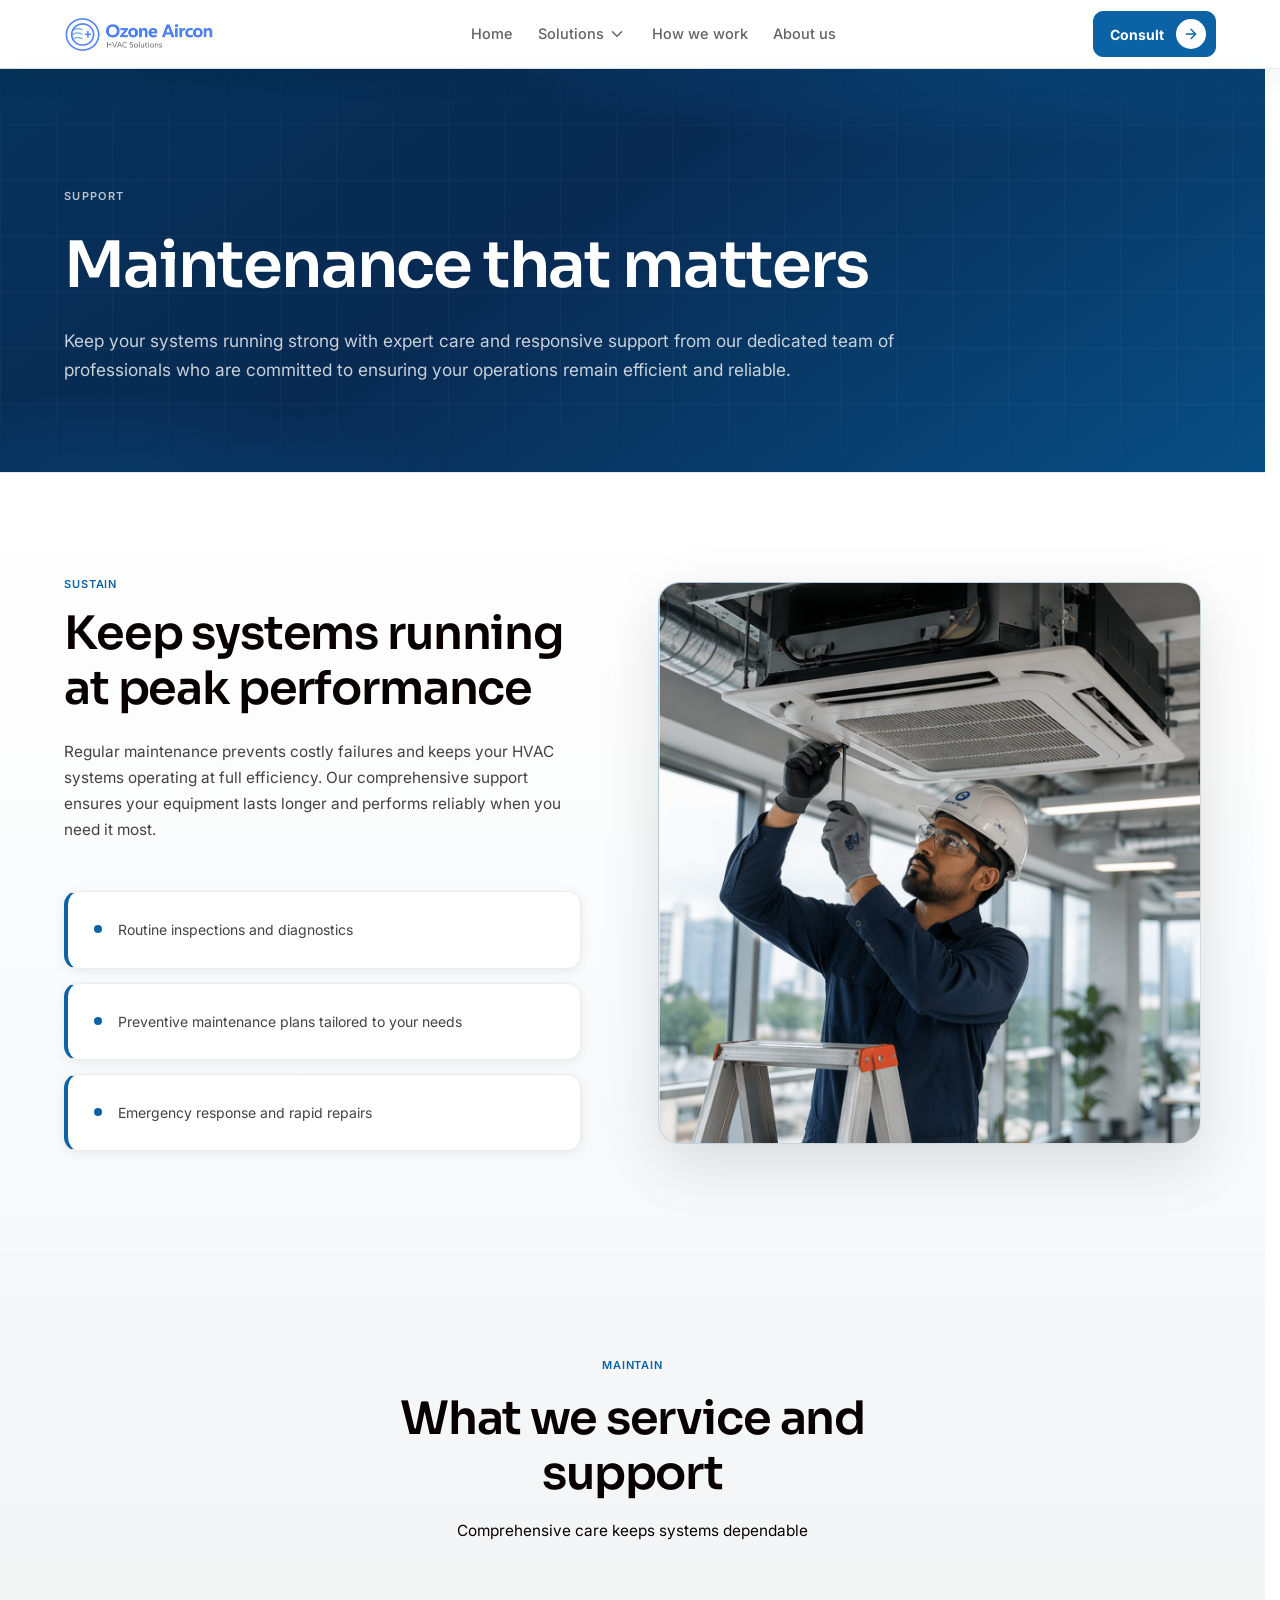
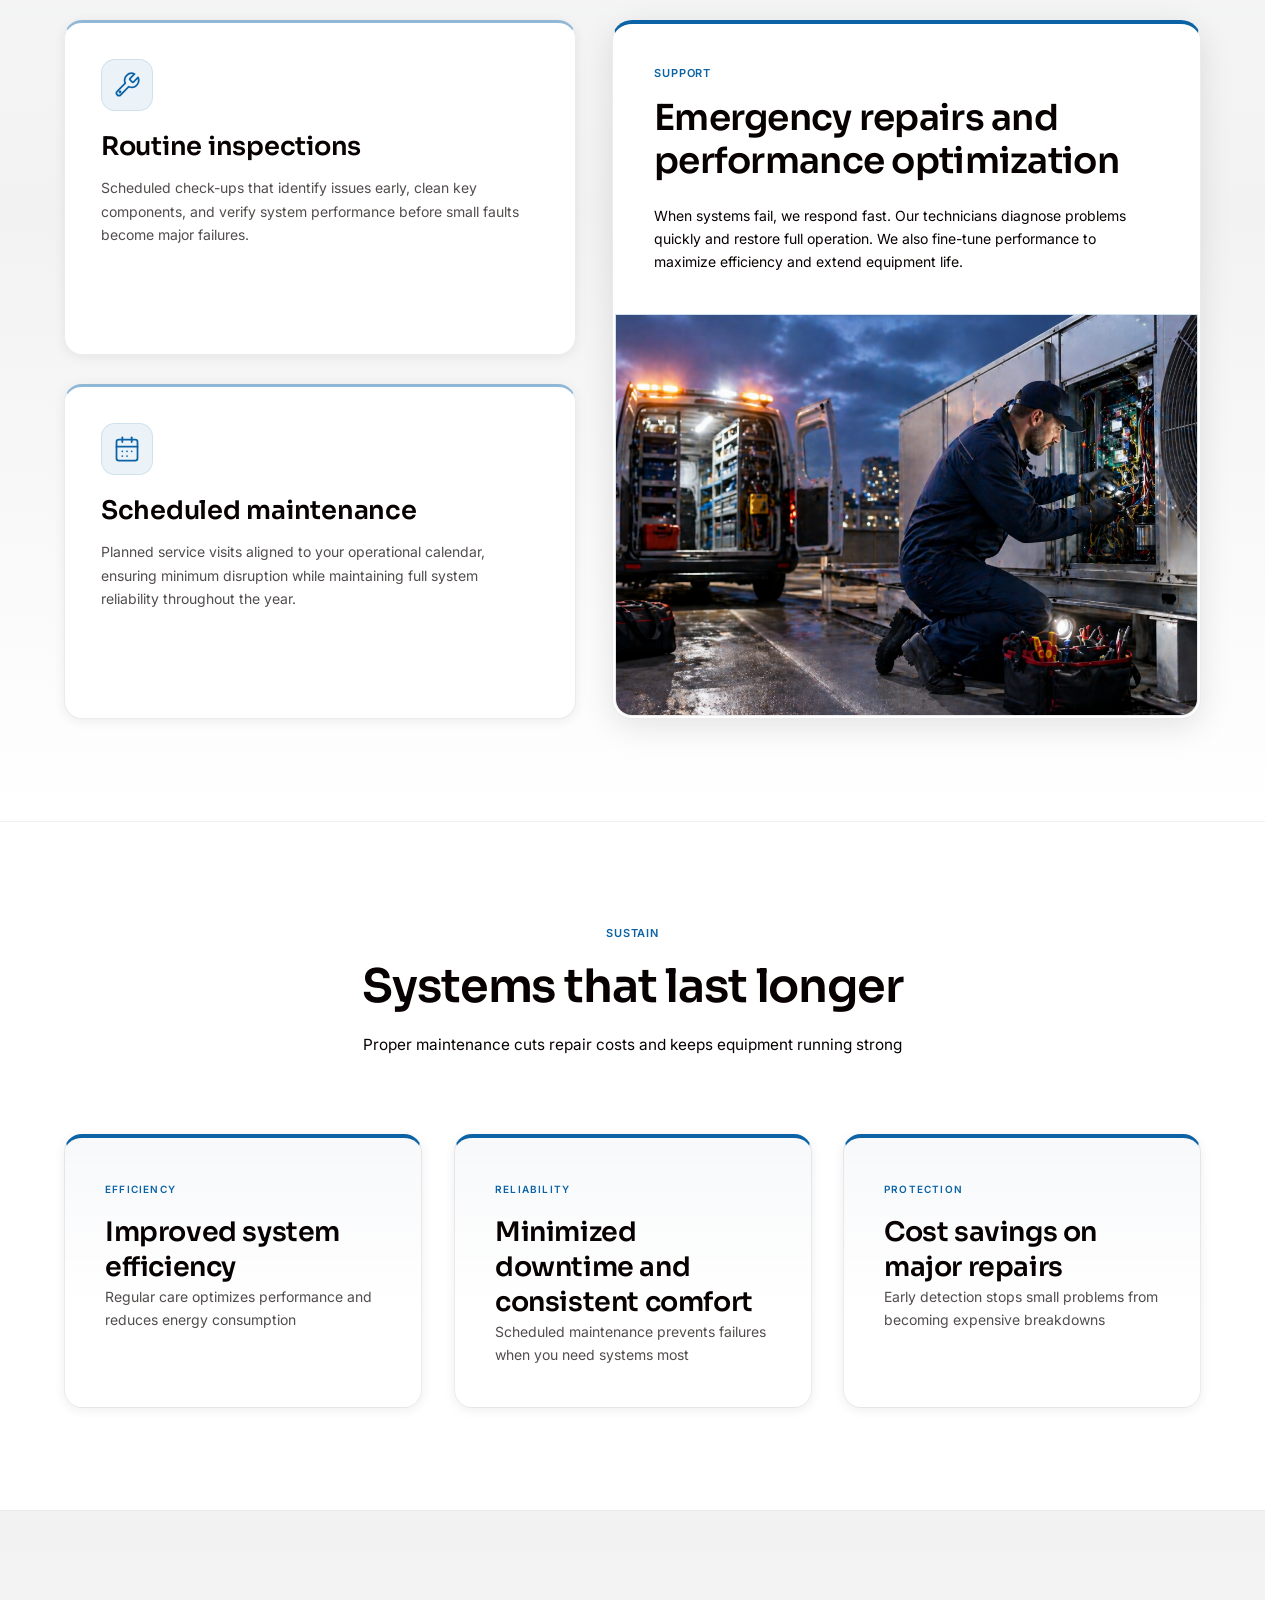
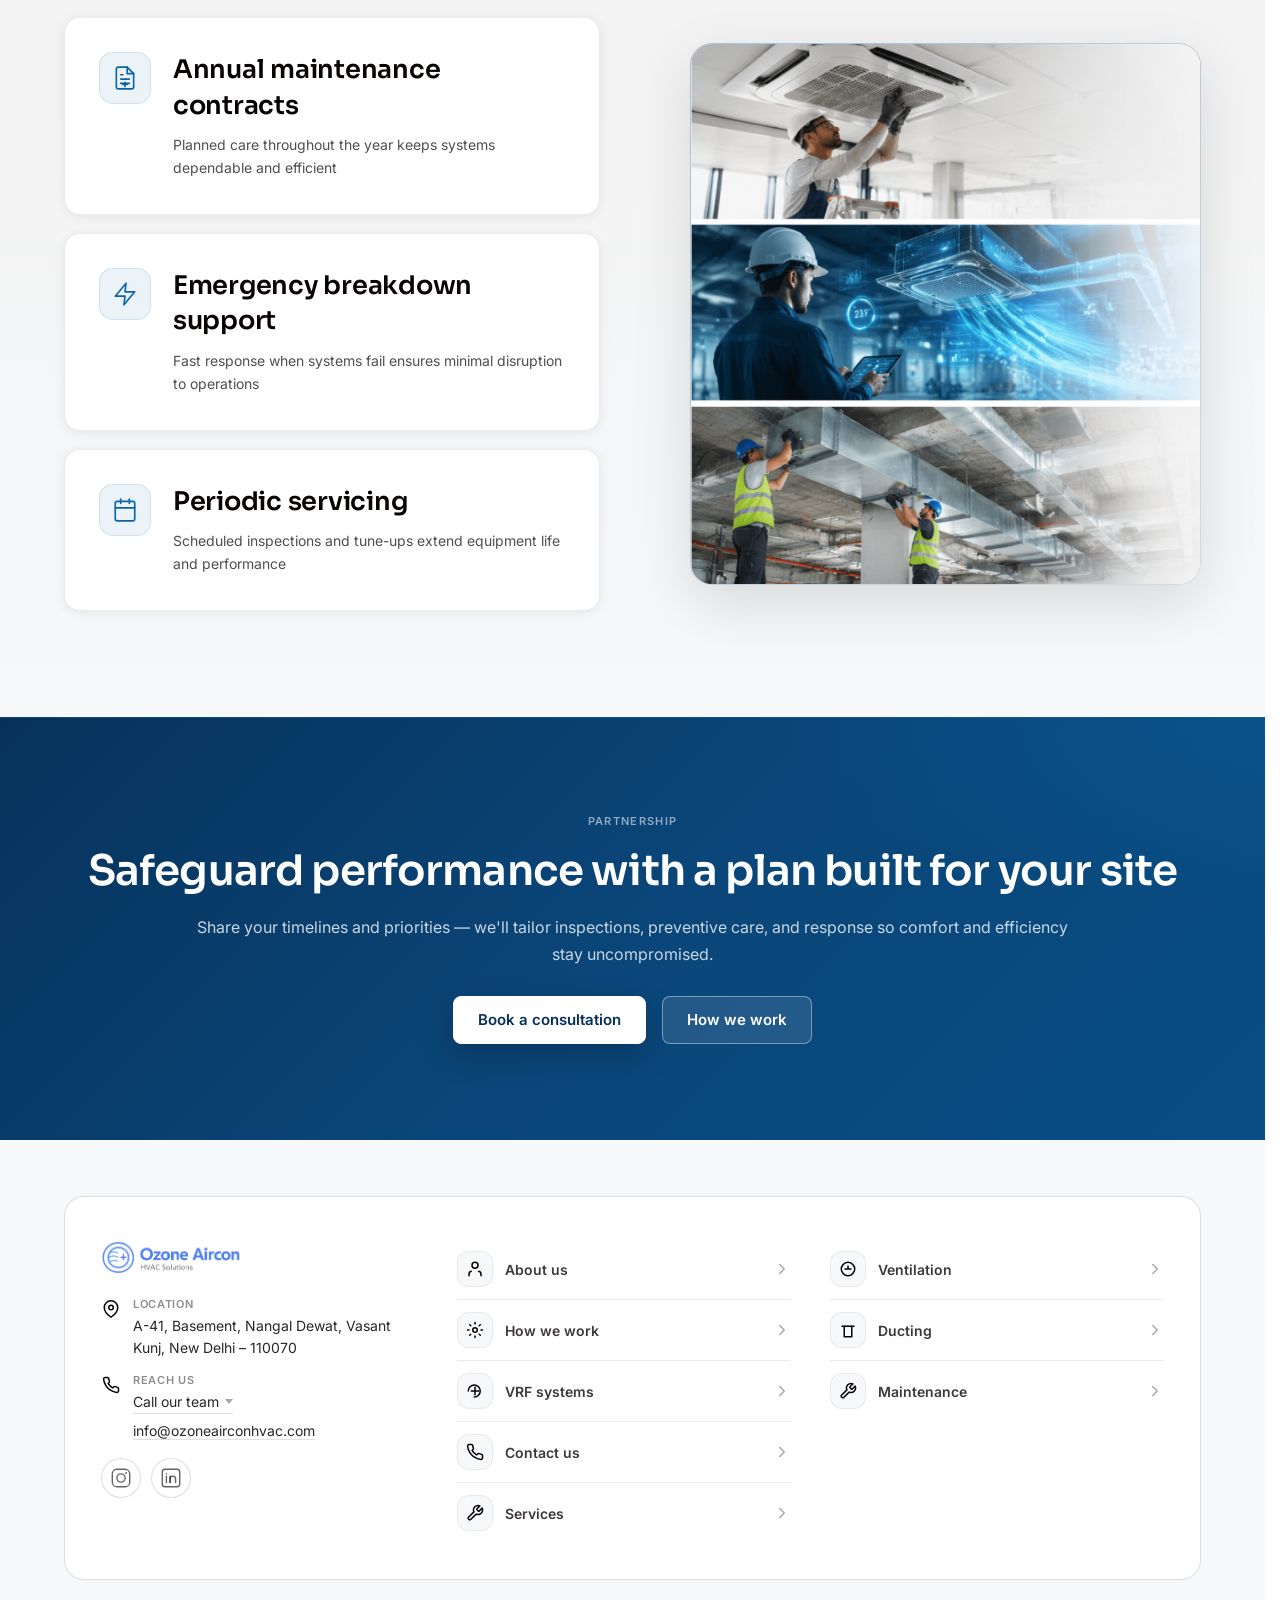
<file: hvac-maintainence.html>
<!DOCTYPE html>
<html lang="en">
<head>
  <meta charset="UTF-8" />
  <meta name="viewport" content="width=device-width, initial-scale=1.0, viewport-fit=cover" />
  <link rel="icon" type="image/png" sizes="48x48" href="/favicon-48.png?v=8" />
  <link rel="icon" type="image/png" sizes="96x96" href="/favicon-96.png?v=8" />
  <link rel="icon" type="image/png" sizes="192x192" href="/favicon-192.png?v=8" />
  <link rel="shortcut icon" type="image/png" href="/favicon-48.png?v=8" />
  <link rel="icon" href="/favicon.ico?v=8" sizes="any" />
  <link rel="icon" type="image/png" href="/favicon.png?v=8" />
  <link rel="apple-touch-icon" href="/favicon-192.png?v=8" />
  <script>
    (function () {
      var l = document.createElement('link');
      l.rel = 'manifest';
      l.href = location.origin + '/site.webmanifest?v=8';
      document.head.appendChild(l);
    })();
  </script>
  <meta name="description" content="Planned HVAC maintenance and after-sales support from Ozone Aircon—preventive tune-ups, fault diagnosis, AMC options, and long-term reliability for splits, VRF, and central plant equipment in Delhi NCR." />
  <meta name="robots" content="index, follow" />
  <link rel="canonical" href="https://ozoneairconhvac.com/hvac-maintainence.html" />
  <meta property="og:type" content="website" />
  <meta property="og:site_name" content="Ozone Aircon" />
  <meta property="og:title" content="HVAC Maintenance &amp; After-Sales — Ozone Aircon" />
  <meta property="og:description" content="Planned HVAC maintenance and after-sales support from Ozone Aircon—preventive tune-ups, fault diagnosis, AMC options, and long-term reliability for splits, VRF, and central plant equipment in Delhi NCR." />
  <meta property="og:url" content="https://ozoneairconhvac.com/hvac-maintainence.html" />
  <meta property="og:image" content="https://ozoneairconhvac.com/public/images/logo.png" />
  <meta property="og:locale" content="en_IN" />
  <meta name="twitter:card" content="summary_large_image" />
  <meta name="twitter:title" content="HVAC Maintenance &amp; After-Sales — Ozone Aircon" />
  <meta name="twitter:description" content="Planned HVAC maintenance and after-sales support from Ozone Aircon—preventive tune-ups, fault diagnosis, AMC options, and long-term reliability for splits, VRF, and central plant equipment in Delhi NCR." />
  <meta name="twitter:image" content="https://ozoneairconhvac.com/public/images/logo.png" />
  <script type="application/ld+json">
  {
    "@context": "https://schema.org",
    "@graph": [
      {
        "@type": "BreadcrumbList",
        "@id": "https://ozoneairconhvac.com/hvac-maintainence.html#breadcrumb",
        "itemListElement": [
          { "@type": "ListItem", "position": 1, "name": "Home", "item": "https://ozoneairconhvac.com/" },
          { "@type": "ListItem", "position": 2, "name": "Services", "item": "https://ozoneairconhvac.com/services.html" },
          { "@type": "ListItem", "position": 3, "name": "Maintenance and after-sales", "item": "https://ozoneairconhvac.com/hvac-maintainence.html" }
        ]
      },
      {
        "@type": "WebPage",
        "@id": "https://ozoneairconhvac.com/hvac-maintainence.html#webpage",
        "url": "https://ozoneairconhvac.com/hvac-maintainence.html",
        "name": "HVAC Maintenance and After-Sales — Ozone Aircon",
        "description": "Planned HVAC maintenance and after-sales support from Ozone Aircon—preventive tune-ups, fault diagnosis, AMC options, and long-term reliability for splits, VRF, and central plant equipment in Delhi NCR.",
        "isPartOf": { "@id": "https://ozoneairconhvac.com/#website" }
      },
      {
        "@type": "Service",
        "name": "HVAC maintenance and AMC",
        "serviceType": "Preventive maintenance and after-sales HVAC service",
        "url": "https://ozoneairconhvac.com/hvac-maintainence.html",
        "provider": { "@id": "https://ozoneairconhvac.com/#organization" },
        "areaServed": { "@type": "AdministrativeArea", "name": "Delhi NCR" }
      }
    ]
  }
  </script>
  <title>HVAC Maintenance &amp; After-Sales — Ozone Aircon</title>
  <link rel="preconnect" href="https://fonts.googleapis.com" />
  <link rel="preconnect" href="https://fonts.gstatic.com" crossorigin />
  <link href="https://fonts.googleapis.com/css2?family=Inter:wght@400;500;600;700&family=Sora:wght@600&display=swap" rel="stylesheet" />
  <style>
    /* ═══════════════ DESIGN TOKENS (aligned with Home) ═══════════════ */
    :root {
      --white:   #FFFFFF;
      --black:   #080101;
      --blue:    #0B63A5;
      --blue-dark:  #084E84;
      --blue-deep:  #06325A;
      --gray-bg: #F2F2F2;
      --gray-soft:  #F7F8FA;
      --border:  rgba(8,1,1,0.13);
      --font-sora:  'Sora', sans-serif;
      --font-inter: 'Inter', sans-serif;
      --section-pad-v: clamp(64px, 8vw, 120px);
      --section-pad-h: clamp(20px, 5vw, 96px);
      --container-gap: clamp(40px, 5.5vw, 88px);
      --pad-v: var(--section-pad-v);
      --pad-h: var(--section-pad-h);
      --gap:   var(--container-gap);
      --shadow-sm: 0 2px 12px rgba(8,1,1,0.07);
      --shadow-md: 0 8px 32px rgba(8,1,1,0.10);
      --shadow-lg: 0 20px 60px rgba(8,1,1,0.12);
      --nav-bar-h: 68px;
    }
    *, *::before, *::after { box-sizing: border-box; margin: 0; padding: 0; }
    html { font-size: 93.75%; scroll-behavior: smooth; overflow-x: clip; scrollbar-gutter: stable; }
    body { font-family: var(--font-inter); background: var(--white); color: var(--black); width: 100%; max-width: none; margin-inline: auto; overflow-x: clip; }
    a { text-decoration: none; color: inherit; }
    img { display: block; max-width: 100%; height: auto; }
    button { cursor: pointer; font-family: inherit; }

    /* ═══════════════ TYPE ═══════════════ */
    .h1 { font-family: var(--font-sora); font-weight: 600; font-size: clamp(36px,5vw,72px); line-height: 115%; letter-spacing: -0.025em; }
    .h2 { font-family: var(--font-sora); font-weight: 600; font-size: clamp(26px,3.6vw,52px); line-height: 118%; letter-spacing: -0.025em; }
    .h3 { font-family: var(--font-sora); font-weight: 600; font-size: clamp(22px,3.1vw,44px); line-height: 122%; letter-spacing: -0.02em; }
    .h4 { font-family: var(--font-sora); font-weight: 600; font-size: clamp(20px,2.5vw,36px); line-height: 130%; letter-spacing: -0.015em; }
    .h5 { font-family: var(--font-sora); font-weight: 600; font-size: clamp(18px,2vw,28px); line-height: 138%; letter-spacing: -0.01em; }
    .tagline { font-family: var(--font-inter); font-weight: 600; font-size: 11px; letter-spacing: 0.08em; text-transform: uppercase; line-height: 150%; color: var(--blue); }
    .text-md  { font-family: var(--font-inter); font-weight: 400; font-size: clamp(14px,1.2vw,17px); line-height: 165%; }
    .text-reg { font-family: var(--font-inter); font-weight: 400; font-size: 14px; line-height: 165%; }
    .text-sm  { font-family: var(--font-inter); font-weight: 400; font-size: 12px; line-height: 150%; }
    .text-sm-bold { font-family: var(--font-inter); font-weight: 600; font-size: 12px; line-height: 150%; }
    .text-sm-link { font-family: var(--font-inter); font-weight: 400; font-size: 12px; line-height: 150%; text-decoration: underline; }
    .h6 { font-family: var(--font-sora); font-weight: 600; font-size: clamp(16px, 1.45vw, 20px); line-height: 130%; letter-spacing: -0.01em; color: var(--black); }

    /* ═══════════════ BUTTONS (same as Home) ═══════════════ */
    .btn-primary, .btn-secondary, .btn-primary-sm {
      display: inline-flex; align-items: center; justify-content: center;
      gap: 8px; border-radius: 8px; cursor: pointer;
      font-family: var(--font-inter); font-weight: 600;
      font-size: 15px; line-height: 150%; text-decoration: none;
      white-space: nowrap;
    }
    .btn-primary    { padding: 12px 24px; background: var(--blue); color: var(--white); border: 1.5px solid var(--blue); }
    .btn-secondary  { padding: 12px 24px; background: transparent; color: var(--black); border: 1.5px solid var(--border); }
    .btn-primary-sm { padding: 8px 18px; background: var(--blue); color: var(--white); border: 1.5px solid var(--blue); }
    .btn-link {
      display: inline-flex; align-items: center; gap: 6px;
      font-family: var(--font-inter); font-weight: 500; font-size: clamp(14px,1.1vw,16px);
      color: var(--black); text-decoration: none; padding: 8px 0;
    }
    .btn-link svg { width: 20px; height: 20px; stroke: var(--black); transition: transform 0.2s ease; }
    .btn-link:hover svg { transform: translateX(4px); }

    /* ═══════════════ NAVBAR (same as Home) ═══════════════ */
    .nav-shell {
      position: sticky; top: 0; z-index: 100;
      padding: 0 var(--section-pad-h);
      background: rgba(255,255,255,0.82);
      backdrop-filter: blur(12px) saturate(1.25);
      border-bottom: 1px solid rgba(8,1,1,0.06);
      box-shadow: 0 10px 26px rgba(8,1,1,0.06);
    }
    .nav-shell.scrolled {
      background: rgba(255,255,255,0.92);
      border-bottom: 1px solid rgba(8,1,1,0.08);
    }
    .navbar-inner {
      display: flex; flex-direction: row;
      align-items: center; justify-content: space-between; gap: 16px;
      min-height: var(--nav-bar-h);
      padding: 0;
    }
    .navbar-brand {
      display: flex; flex-direction: row; align-items: center; gap: 12px;
      text-decoration: none; color: inherit;
      flex-shrink: 0;
    }
    .navbar-logo {
      height: 52px; width: auto; max-width: 150px;
      object-fit: contain; border-radius: 10px;
      flex-shrink: 0;
    }
    .nav-links {
      display: flex; flex-direction: row; align-items: center;
      gap: clamp(14px, 2vw, 28px);
      flex: 1; justify-content: center; min-width: 0;
    }
    .nav-link {
      display: flex; align-items: center; gap: 4px;
      color: rgba(8,1,1,0.62); text-decoration: none;
      font-family: var(--font-inter); font-weight: 500;
      font-size: 14.5px; line-height: 150%; white-space: nowrap;
    }
    .nav-link.active { color: var(--blue); font-weight: 600; }
    .nav-consult {
      display: inline-flex; align-items: center; gap: 12px;
      padding: 7px 9px 7px 16px;
      background: var(--blue); color: var(--white);
      border-radius: 10px; text-decoration: none;
      font-family: var(--font-inter); font-weight: 700; font-size: 14px;
      border: 1.5px solid var(--blue);
      transition: transform 0.22s ease, box-shadow 0.22s ease;
    }
    .nav-consult:hover {
      transform: translateY(-2px);
      box-shadow: 0 8px 24px rgba(11,99,165,0.38);
    }
    .nav-consult-icon {
      width: 30px; height: 30px; border-radius: 50%;
      background: var(--white);
      display: flex; align-items: center; justify-content: center;
      flex-shrink: 0;
    }
    .nav-consult-icon svg { width: 16px; height: 16px; stroke: var(--blue); }
    .nav-hamburger {
      display: none; flex-direction: column;
      justify-content: center; align-items: center;
      width: 42px; height: 42px; gap: 5px;
      background: var(--gray-soft); border: 1px solid var(--border);
      border-radius: 10px; cursor: pointer; padding: 0;
      margin-left: auto;
    }
    .nav-hamburger span { display: block; width: 22px; height: 2px; background: var(--black); border-radius: 2px; transition: all 0.22s ease; }
    .nav-hamburger.open span:nth-child(1) { transform: translateY(7px) rotate(45deg); }
    .nav-hamburger.open span:nth-child(2) { opacity: 0; }
    .nav-hamburger.open span:nth-child(3) { transform: translateY(-7px) rotate(-45deg); }
    .mobile-menu {
      display: none; position: fixed;
      top: calc(12px + var(--nav-bar-h) + 10px + 8px);
      left: 0; right: 0;
      background: var(--white); border-bottom: 1px solid var(--border);
      z-index: 99; padding: 8px 0 16px;
      max-height: calc(100vh - 100px); overflow-y: auto;
    }
    .mobile-menu.open { display: block; }
    .mobile-nav-link {
      display: block; padding: 12px clamp(16px,4vw,24px);
      color: var(--black); text-decoration: none;
      font-family: var(--font-inter); font-weight: 400; font-size: 16px;
      border-bottom: 1px solid var(--border);
    }
    .mobile-nav-link:last-child { border-bottom: none; }
    .mobile-solutions-toggle {
      display: flex; justify-content: space-between; align-items: center;
      padding: 12px clamp(16px,4vw,24px);
      width: 100%; background: none; border: none; border-bottom: 1px solid var(--border);
      color: var(--black); font-family: var(--font-inter);
      font-weight: 400; font-size: 16px; cursor: pointer; text-align: left;
    }
    .mobile-solutions-toggle svg { width: 18px; height: 18px; transition: transform 0.22s; stroke: var(--black); }
    .mobile-solutions-toggle.open svg { transform: rotate(180deg); }
    .mobile-solutions-list { display: none; background: var(--gray-bg); padding: 8px clamp(16px,4vw,24px); }
    .mobile-solutions-list.open { display: block; }
    .mobile-solution-item {
      display: block; padding: 10px 0; color: var(--black); text-decoration: none;
      font-family: var(--font-inter); font-weight: 500; font-size: 14px;
      border-bottom: 1px solid var(--border);
    }
    .mobile-solution-item:last-child { border-bottom: none; }
    .mobile-cta { padding: 16px clamp(16px,4vw,24px); }
    .mobile-cta .btn-primary { width: 100%; justify-content: center; }

    /* Solutions dropdown */
    .nav-solutions { position: relative; }
    .nav-solutions-btn {
      display: flex; align-items: center; gap: 4px;
      background: none; border: none; cursor: pointer;
      color: rgba(8,1,1,0.62); font-family: var(--font-inter);
      font-weight: 500; font-size: 14.5px; line-height: 150%;
      padding: 0; white-space: nowrap;
    }
    .nav-solutions-btn svg { width: 18px; height: 18px; flex-shrink: 0; transition: transform 0.22s ease; stroke: currentColor; }
    .nav-solutions-btn.open svg { transform: rotate(180deg); }
    .solutions-dropdown {
      display: none; position: absolute;
      top: calc(100% + 14px); left: 50%;
      transform: translateX(-50%);
      width: min(640px, 94vw);
      background: var(--white);
      border: 1px solid var(--border);
      border-radius: 12px; padding: 24px 24px 20px; z-index: 200;
      box-shadow: var(--shadow-md);
    }
    .solutions-dropdown.open { display: block; }
    .solutions-dropdown-header {
      font-family: var(--font-inter); font-weight: 600;
      font-size: 11px; line-height: 150%; letter-spacing: 0.08em;
      text-transform: uppercase; color: rgba(8,1,1,0.4); margin-bottom: 14px;
    }
    .solutions-grid { display: grid; grid-template-columns: 1fr 1fr; gap: 4px; }
    .solution-item {
      display: flex; align-items: flex-start; gap: 12px;
      padding: 11px 12px; border-radius: 8px;
      cursor: pointer; text-decoration: none;
      transition: background 0.15s ease;
    }
    .solution-item:hover { background: var(--gray-bg); }
    .solution-icon {
      width: 34px; height: 34px; border-radius: 7px;
      background: var(--gray-bg);
      display: flex; align-items: center; justify-content: center; flex-shrink: 0;
    }
    .solution-icon svg { width: 17px; height: 17px; stroke: var(--black); }
    .solution-text { display: flex; flex-direction: column; gap: 2px; }
    .solution-title { font-family: var(--font-inter); font-weight: 600; font-size: 13px; line-height: 150%; color: var(--black); }
    .solution-subtitle { font-family: var(--font-inter); font-weight: 400; font-size: 11px; line-height: 150%; color: rgba(8,1,1,0.5); }
    .solutions-dropdown-divider { height: 1px; background: var(--border); margin: 14px 0; }
    .solutions-footer { display: flex; align-items: center; justify-content: flex-end; }
    .solutions-footer-link {
      font-family: var(--font-inter); font-weight: 600; font-size: 12px;
      color: var(--blue); text-decoration: none;
      display: flex; align-items: center; gap: 4px;
    }
    .solutions-footer-link svg { width: 13px; height: 13px; stroke: var(--blue); }

    /* ═══════════════════════════════════════
       PAGE HERO
    ═══════════════════════════════════════ */
    .about-hero {
      position: relative; overflow: hidden;
      padding: clamp(72px, 10vw, 120px) var(--section-pad-h) clamp(56px, 7vw, 88px);
      background: linear-gradient(145deg, var(--blue-deep) 0%, #082a52 42%, var(--blue-dark) 100%);
      color: var(--white);
    }
    .about-hero::before {
      content: ''; position: absolute; inset: 0;
      background:
        radial-gradient(ellipse 80% 55% at 78% -10%, rgba(11,99,165,0.45) 0%, transparent 55%),
        radial-gradient(ellipse 50% 40% at 10% 100%, rgba(11,99,165,0.22) 0%, transparent 50%);
      pointer-events: none;
    }
    .about-hero::after {
      content: ''; position: absolute; inset: 0; opacity: 0.07;
      background-image:
        linear-gradient(rgba(255,255,255,0.5) 1px, transparent 1px),
        linear-gradient(90deg, rgba(255,255,255,0.5) 1px, transparent 1px);
      background-size: 56px 56px;
      pointer-events: none;
      mask-image: linear-gradient(to bottom, transparent, black 18%, black 82%, transparent);
    }
    .about-hero-inner {
      position: relative; z-index: 1;
      max-width: min(1320px, 100%);
      display: flex; flex-direction: column;
      gap: clamp(18px, 3vw, 26px);
    }
    .about-hero-tag { color: rgba(255,255,255,0.72) !important; letter-spacing: 0.12em; }
    .about-hero-title {
      font-family: var(--font-sora); font-weight: 600;
      font-size: clamp(36px, 5vw, 64px);
      line-height: 108%; letter-spacing: -0.03em;
      color: var(--white);
    }
    .about-hero-lead {
      max-width: min(920px, 100%);
      font-size: clamp(15px, 1.35vw, 18px);
      line-height: 170%;
      color: rgba(255,255,255,0.78);
    }
    .tagline-wrapper { display: flex; align-items: center; }

    /* ═══════════════════════════════════════
       SUSTAIN — copy + framed image (maintenance-hero-right.png)
    ═══════════════════════════════════════ */
    .section-sustain {
      background: linear-gradient(180deg, var(--white) 0%, var(--gray-soft) 100%);
      padding: var(--section-pad-v) var(--section-pad-h);
      border-top: 1px solid rgba(8,1,1, 0.06);
    }
    .sustain-shell { width: 100%; max-width: none; margin-inline: auto; }
    .sustain-inner {
      display: grid;
      grid-template-columns: minmax(0, 1fr) minmax(0, 1.05fr);
      gap: clamp(40px, 6vw, 88px); align-items: center;
    }
    .sustain-left { display: flex; flex-direction: column; gap: clamp(28px, 4vw, 44px); }
    .sustain-title { display: flex; flex-direction: column; gap: 14px; }
    .sustain-title-content { display: flex; flex-direction: column; gap: clamp(18px, 3vw, 24px); }
    .sustain-title .text-md { max-width: min(900px, 100%); color: rgba(8,1,1, 0.75); line-height: 170%; }
    .sustain-list { display: flex; flex-direction: column; gap: 14px; padding: 4px 0 0 0; }
    .sustain-list-item {
      display: flex; align-items: flex-start; gap: 16px;
      padding: clamp(18px, 2.5vw, 26px);
      background: var(--white);
      border: 1px solid rgba(8,1,1, 0.08);
      border-radius: 14px;
      border-left: 4px solid var(--blue);
      box-shadow: var(--shadow-sm);
      transition: transform 0.25s ease, box-shadow 0.25s ease;
    }
    .sustain-list-item:hover {
      transform: translateY(-2px);
      box-shadow: var(--shadow-md);
    }
    .sustain-list-dot {
      width: 8px; height: 8px; flex-shrink: 0;
      background: var(--blue); border-radius: 50%;
      margin-top: 7px;
    }
    .sustain-list-item .text-reg { flex: 1; color: rgba(8,1,1, 0.75); line-height: 166%; }

    .sustain-image-shell {
      position: relative;
      border-radius: 22px;
      padding: 1px;
      background: linear-gradient(135deg, rgba(11,99,165, 0.36), rgba(8,1,1, 0.1));
      box-shadow: var(--shadow-lg);
      transition: transform 0.4s cubic-bezier(0.22, 1, 0.36, 1);
    }
    .sustain-image-shell:hover { transform: translateY(-4px); }
    .sustain-right {
      position: relative;
      width: 100%; min-height: clamp(340px, 46vw, 560px);
      border-radius: 21px;
      overflow: hidden;
      background: var(--gray-bg);
    }
    .sustain-right img {
      position: absolute; inset: 0;
      width: 100%; height: 100%;
      object-fit: cover;
      transition: transform 0.7s cubic-bezier(0.22, 1, 0.36, 1);
    }
    .sustain-image-shell:hover .sustain-right img { transform: scale(1.04); }

    /* ═══════════════════════════════════════
       MAINTAIN — mixed grid + large image card (maintenance-card-image.png)
    ═══════════════════════════════════════ */
    .section-maintain {
      background: linear-gradient(180deg, var(--gray-soft) 0%, var(--gray-bg) 48%, var(--white) 100%);
      padding: var(--section-pad-v) var(--section-pad-h);
      border-top: 1px solid rgba(8,1,1, 0.06);
    }
    .maintain-shell { width: 100%; max-width: none; margin-inline: auto; }
    .maintain-container { display: flex; flex-direction: column; gap: clamp(48px, 6vw, 84px); }
    .section-title-centered {
      display: flex; flex-direction: column;
      align-items: center; gap: 18px; text-align: center;
    }
    .section-title-centered .title-content {
      display: flex; flex-direction: column;
      gap: 18px; align-items: center;
      max-width: 620px;
    }

    .maintain-grid {
      display: grid;
      grid-template-columns: minmax(0, 1fr) minmax(0, 1.15fr);
      gap: clamp(24px, 3.5vw, 36px); align-items: stretch;
    }
    .maintain-left-col {
      display: flex; flex-direction: column;
      gap: clamp(20px, 2.5vw, 28px);
    }
    .maintain-small-card {
      flex: 1;
      background: var(--white);
      border: 1px solid rgba(8,1,1, 0.08);
      border-radius: 18px;
      border-top: 3px solid rgba(11,99,165, 0.45);
      padding: clamp(24px, 3vw, 36px);
      display: flex; flex-direction: column;
      gap: 22px;
      box-shadow: var(--shadow-sm);
      transition: transform 0.25s ease, box-shadow 0.25s ease, border-color 0.22s ease;
    }
    .maintain-small-card:hover {
      transform: translateY(-4px);
      box-shadow: var(--shadow-md);
      border-color: rgba(11,99,165, 0.2);
    }
    .card-icon-wrap {
      width: 52px; height: 52px;
      flex-shrink: 0;
      display: flex; align-items: center; justify-content: center;
      background: rgba(11,99,165, 0.08);
      border-radius: 14px;
      border: 1px solid rgba(11,99,165, 0.12);
    }
    .card-icon-wrap svg { width: 28px; height: 28px; stroke: var(--blue); }
    .maintain-small-card .card-body { display: flex; flex-direction: column; gap: 18px; }
    .maintain-small-card .card-content { display: flex; flex-direction: column; gap: 12px; }
    .maintain-small-card .text-reg { color: rgba(8,1,1, 0.7); line-height: 168%; }

    .maintain-large-card {
      background: var(--white);
      border: 1px solid rgba(8,1,1, 0.08);
      border-radius: 20px;
      display: flex; flex-direction: column;
      overflow: hidden;
      border-top: 4px solid var(--blue);
      box-shadow: var(--shadow-md);
      transition: transform 0.3s cubic-bezier(0.22,1,0.36,1), box-shadow 0.3s ease;
    }
    .maintain-large-card:hover {
      transform: translateY(-5px);
      box-shadow: var(--shadow-lg);
    }
    .maintain-large-card .card-content-inner {
      padding: clamp(26px, 3.2vw, 44px);
      display: flex; flex-direction: column; gap: 14px;
    }
    .maintain-large-card .card-text {
      display: flex; flex-direction: column;
      gap: clamp(16px, 3vw, 22px);
    }
    .maintain-large-card .h3 {
      font-size: clamp(22px, 2.8vw, 38px); line-height: 120%;
      letter-spacing: -0.02em;
    }
    .maintain-photo-shell {
      position: relative; margin: 0 2px 2px 2px;
      border-radius: 0 0 17px 17px;
      padding: 1px;
      background: linear-gradient(180deg, rgba(11,99,165, 0.2), rgba(8,1,1, 0.08));
    }
    .maintain-card-image {
      position: relative; width: 100%;
      min-height: clamp(260px, 34vw, 400px); flex-shrink: 0;
      background: var(--gray-soft); overflow: hidden;
      border-radius: 0 0 16px 16px;
    }
    .maintain-card-image img {
      position: absolute; inset: 0;
      width: 100%; height: 100%;
      object-fit: cover;
      transition: transform 0.65s cubic-bezier(0.22, 1, 0.36, 1);
    }
    .maintain-large-card:hover .maintain-card-image img { transform: scale(1.04); }

    /* ═══════════════════════════════════════
       SUSTAIN CARDS (3 pillars)
    ═══════════════════════════════════════ */
    .section-sustain-cards {
      background: var(--white);
      padding: var(--section-pad-v) var(--section-pad-h);
      border-top: 1px solid rgba(8,1,1, 0.06);
    }
    .sustain-cards-shell { width: 100%; max-width: none; margin-inline: auto; }
    .sustain-cards-container { display: flex; flex-direction: column; gap: clamp(48px, 6vw, 84px); }
    .sustain-cards-grid {
      display: grid;
      grid-template-columns: repeat(3, 1fr);
      gap: clamp(22px, 3vw, 32px);
    }
    .sustain-card {
      background: linear-gradient(180deg, rgba(247,248,250, 0.92) 0%, var(--white) 65%);
      border: 1px solid rgba(8,1,1, 0.08);
      border-radius: 18px;
      border-top: 4px solid var(--blue);
      padding: clamp(26px, 3.5vw, 40px);
      display: flex; flex-direction: column;
      gap: 18px;
      box-shadow: var(--shadow-sm);
      transition: transform 0.25s ease, box-shadow 0.25s ease, border-color 0.22s ease;
    }
    .sustain-card:hover {
      transform: translateY(-6px);
      box-shadow: var(--shadow-md);
      border-color: rgba(11,99,165, 0.18);
    }
    .sustain-card-top .tagline { font-size: 10px; letter-spacing: 0.12em; }
    .sustain-card-content .h4 { font-size: clamp(19px, 2.1vw, 28px); }
    .sustain-card-content .text-reg { color: rgba(8,1,1, 0.7); line-height: 168%; }

    /* ═══════════════════════════════════════
       SERVICES LIST — icon rows + framed image (maintenance-list-right.png)
    ═══════════════════════════════════════ */
    .section-services-list {
      background: linear-gradient(180deg, var(--gray-bg) 0%, var(--gray-soft) 100%);
      padding: var(--section-pad-v) var(--section-pad-h);
      border-top: 1px solid rgba(8,1,1, 0.06);
    }
    .services-shell { width: 100%; max-width: none; margin-inline: auto; }
    .services-list-inner {
      display: grid;
      grid-template-columns: minmax(0, 1.05fr) minmax(0, 1fr);
      gap: clamp(48px, 7vw, 96px); align-items: center;
    }
    .services-list-left { display: flex; flex-direction: column; gap: 18px; padding: 4px 0; }
    .service-list-item {
      display: flex; gap: 22px; align-items: flex-start;
      padding: clamp(22px, 3vw, 34px);
      background: var(--white);
      border-radius: 16px;
      border: 1px solid rgba(8,1,1, 0.08);
      box-shadow: var(--shadow-sm);
      transition: transform 0.22s ease, box-shadow 0.22s ease;
    }
    .service-list-item:hover {
      transform: translateY(-3px);
      box-shadow: var(--shadow-md);
    }
    .service-item-icon {
      width: 52px; height: 52px; flex-shrink: 0;
      display: flex; align-items: center; justify-content: center;
      background: rgba(11,99,165, 0.08);
      border-radius: 14px;
      border: 1px solid rgba(11,99,165, 0.12);
    }
    .service-item-icon svg { width: 26px; height: 26px; stroke: var(--blue); }
    .service-item-body {
      display: flex; flex-direction: column;
      gap: 14px; flex: 1; min-width: 0;
    }
    .service-item-text {
      display: flex; flex-direction: column;
      gap: 10px;
    }
    .service-item-text .text-reg { color: rgba(8,1,1, 0.7); line-height: 168%; }
    .service-item-action { padding-top: 4px; }

    .services-image-shell {
      position: relative;
      border-radius: 22px;
      padding: 1px;
      background: linear-gradient(135deg, rgba(11,99,165, 0.34), rgba(8,1,1, 0.12));
      box-shadow: var(--shadow-lg);
      transition: transform 0.4s cubic-bezier(0.22, 1, 0.36, 1);
    }
    .services-image-shell:hover { transform: translateY(-4px); }
    .services-list-right {
      position: relative;
      width: 100%; min-height: clamp(340px, 44vw, 540px);
      border-radius: 21px;
      overflow: hidden;
      background: var(--gray-bg);
    }
    .services-list-right img {
      position: absolute; inset: 0;
      width: 100%; height: 100%; object-fit: cover;
      transition: transform 0.7s cubic-bezier(0.22, 1, 0.36, 1);
    }
    .services-image-shell:hover .services-list-right img { transform: scale(1.035); }

    /* ═══════════════════════════════════════
       CLOSING CTA
    ═══════════════════════════════════════ */
    .section-maint-cta {
      padding: clamp(56px, 8vw, 96px) var(--section-pad-h);
      background: linear-gradient(135deg, var(--blue-deep) 0%, #0a4578 48%, var(--blue-dark) 100%);
      position: relative;
      overflow: hidden;
      border-top: 1px solid rgba(255,255,255, 0.06);
    }
    .section-maint-cta::before {
      content: ''; position: absolute; inset: 0;
      background: radial-gradient(ellipse 70% 80% at 100% 0%, rgba(11,99,165, 0.35) 0%, transparent 55%);
      pointer-events: none;
    }
    .maint-cta-inner {
      position: relative; z-index: 1;
      width: 100%; max-width: none; margin-inline: auto;
      text-align: center;
      display: flex; flex-direction: column;
      gap: 18px; align-items: center;
    }
    .maint-cta-title {
      font-family: var(--font-sora); font-weight: 600;
      font-size: clamp(26px, 3.6vw, 42px);
      line-height: 118%; color: var(--white);
      letter-spacing: -0.02em;
    }
    .maint-cta-lead {
      font-size: clamp(14px, 1.25vw, 17px);
      line-height: 168%;
      color: rgba(255,255,255, 0.78);
      max-width: min(880px, 100%);
    }
    .maint-cta-eyebrow {
      font-size: 11px; font-weight: 600; letter-spacing: 0.12em;
      text-transform: uppercase;
      color: rgba(255,255,255, 0.55);
    }
    .maint-cta-actions {
      display: flex; flex-wrap: wrap;
      gap: 12px 16px; justify-content: center;
      margin-top: 10px;
    }
    .section-maint-cta .btn-primary {
      background: var(--white); color: var(--blue-deep);
      border-color: var(--white);
      box-shadow: 0 12px 32px rgba(0,0,0, 0.2);
    }
    .section-maint-cta .btn-primary:hover {
      box-shadow: 0 16px 44px rgba(0,0,0, 0.28);
    }
    .section-maint-cta .btn-secondary {
      background: rgba(255,255,255, 0.1);
      border-color: rgba(255,255,255, 0.4);
      color: var(--white);
    }
    .section-maint-cta .btn-secondary:hover {
      background: rgba(255,255,255, 0.16);
    }

    /* ═══════════════════════════════════════
       FOOTER (same as Home)
    ═══════════════════════════════════════ */
    .footer {
      background: var(--gray-soft);
      padding: clamp(36px,5vw,56px) var(--section-pad-h);
      display: flex; flex-direction: column; gap: 0;
    }
    .footer-main {
      display: grid;
      grid-template-columns: minmax(240px, 0.95fr) 1fr 1fr;
      gap: clamp(24px, 3vw, 44px);
      align-items: start;
      background: var(--white);
      border: 1px solid var(--border);
      border-radius: 20px;
      padding: clamp(22px, 3.2vw, 36px);
    }
    .footer-brand-col { display: flex; flex-direction: column; gap: 16px; min-width: 0; }
    .footer-brand {
      display: inline-flex; flex-direction: row; align-items: center;
      text-decoration: none; color: inherit;
    }
    .footer-logo {
      height: 48px; width: auto; max-width: 140px; object-fit: contain;
      border-radius: 10px; flex-shrink: 0;
    }
    .footer-social { display: flex; flex-direction: row; gap: 10px; align-items: center; }
    .footer-social a { color: rgba(8,1,1,0.78); }
    .footer-social a {
      display: flex; align-items: center; justify-content: center;
      width: 40px; height: 40px; border-radius: 50%;
      border: 1px solid var(--border);
      background: rgba(255,255,255,0.9);
      transition: transform 0.22s ease, color 0.18s ease, border-color 0.18s ease, background 0.18s ease;
    }
    .footer-social a:hover {
      transform: translateY(-2px);
      color: var(--blue);
      border-color: rgba(11,99,165,0.35);
      background: rgba(11,99,165,0.05);
    }
    .footer-contact-block { display: flex; flex-direction: column; gap: 14px; min-width: 0; }
    .footer-contact-row {
      display: flex; flex-direction: row; align-items: flex-start; gap: 12px;
    }
    .footer-contact-icon {
      width: 20px; height: 20px; border-radius: 0; flex-shrink: 0;
      margin-top: 2px;
      display: flex; align-items: center; justify-content: center;
    }
    .footer-contact-icon svg { width: 18px; height: 18px; stroke: var(--blue); fill: none; }
    .footer-contact-label {
      font-family: var(--font-inter); font-weight: 600; font-size: 11px;
      color: rgba(8,1,1,0.45); text-transform: uppercase; letter-spacing: 0.06em;
      display: block; margin-bottom: 4px;
    }
    .footer-contact-value {
      font-family: var(--font-inter); font-weight: 400; font-size: 14px;
      line-height: 155%; color: rgba(8,1,1,0.86);
      margin: 0;
    }
    .footer-contact-value a {
      color: rgba(8,1,1,0.86); text-decoration: none;
      border-bottom: 1px solid rgba(8,1,1,0.12);
      transition: border-color 0.18s ease, color 0.18s ease;
    }
    .footer-contact-value a:hover { color: var(--blue); border-color: rgba(11,99,165,0.35); }

    .footer-phone { margin: 0; width: 100%; max-width: 100%; min-width: 0; }
    .footer-phone-summary {
      font-family: var(--font-inter); font-weight: 400; font-size: 14px;
      line-height: 155%; color: rgba(8,1,1,0.86);
      cursor: pointer;
      list-style: none;
      display: inline-flex; align-items: center; gap: 6px;
      user-select: none;
      border-bottom: 1px solid rgba(8,1,1,0.12);
      padding-bottom: 1px;
      width: fit-content;
      max-width: 100%;
      box-sizing: border-box;
      transition: color 0.18s ease, border-color 0.18s ease;
    }
    .footer-phone-summary::-webkit-details-marker { display: none; }
    .footer-phone-summary::marker { content: ''; }
    .footer-phone-summary::after {
      content: '';
      width: 0; height: 0;
      margin-top: 1px; flex-shrink: 0;
      border-left: 4px solid transparent; border-right: 4px solid transparent;
      border-top: 5px solid rgba(8,1,1,0.35);
      transition: transform 0.18s ease;
    }
    .footer-phone[open] .footer-phone-summary::after { transform: rotate(180deg); }
    .footer-phone-summary:hover {
      color: var(--blue);
      border-bottom-color: rgba(11,99,165,0.35);
    }
    .footer-phone-summary:focus { outline: none; }
    .footer-phone-summary:focus-visible {
      color: var(--blue);
      border-radius: 2px;
      box-shadow: 0 0 0 3px rgba(11,99,165,0.25);
    }
    .footer-phone-options {
      display: flex; flex-direction: column; gap: 8px;
      margin-top: 10px; padding-top: 10px;
      border-top: 1px solid rgba(8,1,1,0.08);
      min-width: 0;
    }
    .footer-phone-link {
      font-family: var(--font-inter); font-weight: 500; font-size: 14px;
      line-height: 150%;
      color: rgba(8,1,1,0.86); text-decoration: none;
      border-bottom: 1px solid rgba(8,1,1,0.12);
      padding-bottom: 1px; align-self: flex-start;
      transition: border-color 0.18s ease, color 0.18s ease;
    }
    .footer-phone-link:hover { color: var(--blue); border-color: rgba(11,99,165,0.35); }

    .footer-links-col { display: flex; flex-direction: column; gap: 0; padding-top: 6px; }
    .footer-link-row {
      display: flex; align-items: center; justify-content: space-between; gap: 12px;
      padding: 12px 0;
      text-decoration: none;
      border-bottom: 1px solid rgba(8,1,1,0.08);
      transition: background 0.18s ease;
    }
    .footer-link-row:last-child { border-bottom: none; }
    .footer-link-left { display: flex; align-items: center; gap: 12px; min-width: 0; }
    .footer-link-icon {
      width: 36px; height: 36px; border-radius: 12px;
      background: var(--gray-soft);
      border: 1px solid rgba(8,1,1,0.06);
      display: flex; align-items: center; justify-content: center;
      flex-shrink: 0;
    }
    .footer-link-icon svg { width: 18px; height: 18px; stroke: var(--blue); }
    .footer-link-text {
      font-family: var(--font-inter); font-weight: 600; font-size: 14px;
      color: rgba(8,1,1,0.78);
      white-space: nowrap; overflow: hidden; text-overflow: ellipsis;
    }
    .footer-link-chevron { width: 18px; height: 18px; flex-shrink: 0; color: rgba(8,1,1,0.35); transition: color 0.18s ease; }
    .footer-link-row:hover { background: rgba(11,99,165,0.04); }
    .footer-link-row:hover .footer-link-text { color: var(--blue); }
    .footer-link-row:hover .footer-link-icon { border-color: rgba(11,99,165,0.18); background: rgba(11,99,165,0.04); }
    .footer-link-row:hover .footer-link-chevron { color: var(--blue); }

    /* ═══════════════════════════════════════
       RESPONSIVE
    ═══════════════════════════════════════ */
    @media (max-width: 1200px) {
      .nav-links { gap: 20px; }
    }
    @media (max-width: 1024px) {
      .sustain-inner { grid-template-columns: 1fr; gap: clamp(36px, 5vw, 56px); }
      .sustain-right { min-height: clamp(260px, 48vw, 420px); }
      .maintain-grid { grid-template-columns: 1fr; }
      .maintain-large-card .maintain-photo-shell { margin: 0; border-radius: 0; padding: 0; background: transparent; }
      .maintain-card-image {
        border-radius: 0 0 17px 17px;
      }
      .services-list-inner { grid-template-columns: 1fr; gap: clamp(40px, 6vw, 64px); }
      .services-list-right { min-height: 320px; }
    }
    @media (max-width: 1180px) {
      .footer-main {
        grid-template-columns: 1fr 1fr;
      }
      .footer-brand-col { grid-column: 1 / -1; }
    }
    @media (max-width: 900px) {
      .nav-links, .nav-consult { display: none; }
      .nav-hamburger { display: flex; }
      .solutions-dropdown { width: min(520px, 94vw); }
      .sustain-cards-grid { grid-template-columns: 1fr 1fr; }
    }
    @media (max-width: 768px) {
      .maint-cta-actions .btn-primary,
      .maint-cta-actions .btn-secondary { width: 100%; justify-content: center; }
      .maintain-card-image { min-height: 220px; }
      .services-list-right { min-height: 260px; }
      .sustain-right { min-height: 260px; }
    }
    @media (max-width: 640px) {
      .solutions-dropdown {
        position: fixed;
        top: calc(12px + var(--nav-bar-h) + 10px + 8px);
        left: 8px; right: 8px;
        width: auto; border-radius: 10px;
        transform: translateY(-10px) scale(0.97);
      }
      .solutions-dropdown.open { transform: translateY(0) scale(1); }
      .solutions-grid { grid-template-columns: 1fr; }
      .footer-main { grid-template-columns: 1fr; }
      .sustain-cards-grid { grid-template-columns: 1fr; }
    }
    @media (max-width: 480px) {
      .mobile-cta .btn-primary { width: 100%; justify-content: center; }
      .footer-links-col { padding-top: 0; }
      .btn-primary, .btn-secondary { width: 100%; justify-content: center; }
      .service-list-item { flex-direction: column; }
    }

    /* ═══════════════════════════════════════
       ANIMATIONS
    ═══════════════════════════════════════ */
    @keyframes rvUp    { from{opacity:0;transform:translateY(28px)} to{opacity:1;transform:translateY(0)} }
    @keyframes rvLeft  { from{opacity:0;transform:translateX(-30px)} to{opacity:1;transform:translateX(0)} }
    @keyframes rvRight { from{opacity:0;transform:translateX(30px)}  to{opacity:1;transform:translateX(0)} }
    @keyframes rvScale { from{opacity:0;transform:scale(0.94)}       to{opacity:1;transform:scale(1)} }
    @keyframes rvFade  { from{opacity:0;transform:translateY(18px)} to{opacity:1;transform:translateY(0)} }
    .rv,.rv-l,.rv-r,.rv-sc,.rv-fd { opacity:0; }
    .rv.on    { animation: rvUp    0.68s cubic-bezier(0.22,1,0.36,1) both; }
    .rv-l.on  { animation: rvLeft  0.68s cubic-bezier(0.22,1,0.36,1) both; }
    .rv-r.on  { animation: rvRight 0.68s cubic-bezier(0.22,1,0.36,1) both; }
    .rv-sc.on { animation: rvScale 0.55s cubic-bezier(0.22,1,0.36,1) both; }
    .rv-fd.on { animation: rvFade  0.72s cubic-bezier(0.22,1,0.36,1) both; }
    .s1{animation-delay:.07s!important} .s2{animation-delay:.14s!important} .s3{animation-delay:.21s!important}

    .nav-link { position:relative; transition:color 0.2s ease !important; }
    .nav-link::after { content:''; position:absolute; bottom:-3px; left:0; width:0; height:1.5px; background:var(--blue); transition:width 0.22s cubic-bezier(0.22,1,0.36,1); }
    .nav-link:hover::after, .nav-link.active::after { width:100%; }
    .nav-link:hover { color:var(--blue) !important; }
    .nav-solutions-btn { transition:color 0.2s ease !important; }
    .nav-solutions-btn:hover { color:var(--blue); }
    .btn-primary { transition: transform 0.22s ease, box-shadow 0.22s ease !important; }
    .btn-primary:hover { transform: translateY(-2px); box-shadow: 0 8px 28px rgba(11,99,165,0.30) !important; }
    .btn-primary:active { transform: translateY(0) scale(0.98) !important; box-shadow: none !important; }
    .btn-secondary { transition: background 0.22s ease, transform 0.22s ease, box-shadow 0.22s ease !important; }
    .btn-secondary:hover { transform: translateY(-2px); box-shadow: 0 4px 14px rgba(8,1,1,0.09) !important; }
    .btn-secondary:active { transform: translateY(0) scale(0.98) !important; }
    .btn-primary-sm { transition: transform 0.22s ease, box-shadow 0.22s ease !important; }
    .btn-primary-sm:hover { transform: translateY(-2px); box-shadow: 0 6px 18px rgba(11,99,165,0.28) !important; }
    .btn-link { transition:color .18s ease !important; }
    .btn-link:hover { color:var(--blue) !important; }
    .btn-link:hover svg { stroke:var(--blue); }

    .solutions-dropdown {
      display:block !important; visibility:hidden; opacity:0;
      transform:translateX(-50%) translateY(-10px) scale(0.97); transform-origin:top center; pointer-events:none;
      transition:opacity .22s ease, transform .22s cubic-bezier(0.22,1,0.36,1), visibility 0s linear .22s;
    }
    .solutions-dropdown.open {
      visibility:visible; opacity:1; transform:translateX(-50%) translateY(0) scale(1); pointer-events:auto;
      transition:opacity .22s ease, transform .22s cubic-bezier(0.22,1,0.36,1), visibility 0s linear 0s;
    }
    .solutions-dropdown.open .solution-item:nth-child(1){animation:rvUp .30s .04s cubic-bezier(0.22,1,0.36,1) both}
    .solutions-dropdown.open .solution-item:nth-child(2){animation:rvUp .30s .08s cubic-bezier(0.22,1,0.36,1) both}
    .solutions-dropdown.open .solution-item:nth-child(3){animation:rvUp .30s .12s cubic-bezier(0.22,1,0.36,1) both}
    .solutions-dropdown.open .solution-item:nth-child(4){animation:rvUp .30s .16s cubic-bezier(0.22,1,0.36,1) both}
    .solutions-dropdown.open .solution-item:nth-child(5){animation:rvUp .30s .20s cubic-bezier(0.22,1,0.36,1) both}
    .solutions-dropdown.open .solution-item:nth-child(6){animation:rvUp .30s .24s cubic-bezier(0.22,1,0.36,1) both}
    .solutions-dropdown.open .solution-item:nth-child(7){animation:rvUp .30s .28s cubic-bezier(0.22,1,0.36,1) both}
    .solutions-dropdown.open .solution-item:nth-child(8){animation:rvUp .30s .32s cubic-bezier(0.22,1,0.36,1) both}
    .solutions-dropdown.open .solution-item:nth-child(9){animation:rvUp .30s .36s cubic-bezier(0.22,1,0.36,1) both}
    .solution-item { transition:background .15s ease, transform .17s ease !important; }
    .solution-item:hover { transform:translateX(3px) !important; }
    .solution-icon { transition:background .18s ease !important; }
    .solution-item:hover .solution-icon { background:rgba(11,99,165,0.1); }
    .mobile-menu { display:block !important; visibility:hidden; opacity:0; transform:translateY(-10px); pointer-events:none; transition:opacity .26s ease, transform .26s cubic-bezier(0.22,1,0.36,1), visibility 0s linear .26s; }
    .mobile-menu.open { visibility:visible; opacity:1; transform:translateY(0); pointer-events:auto; transition:opacity .26s ease, transform .26s cubic-bezier(0.22,1,0.36,1), visibility 0s linear 0s; }
    .mobile-nav-link { transition:background .15s ease, padding-left .18s ease !important; }
    .mobile-nav-link:hover { background:var(--gray-bg); padding-left:calc(clamp(16px,4vw,24px) + 6px) !important; }
    .mobile-solutions-list { display:block !important; visibility:hidden; opacity:0; max-height:0; overflow:hidden; pointer-events:none; transition:max-height .35s cubic-bezier(0.22,1,0.36,1), opacity .25s ease, visibility 0s linear .25s; }
    .mobile-solutions-list.open { visibility:visible; opacity:1; max-height:600px; pointer-events:auto; transition:max-height .35s cubic-bezier(0.22,1,0.36,1), opacity .25s ease, visibility 0s linear 0s; }
    .sustain-card { transition:box-shadow .22s ease, transform .22s ease !important; }
    .maintain-small-card { transition:box-shadow .22s ease !important; }
    .maintain-small-card:hover { box-shadow:0 4px 20px rgba(8,1,1,0.07); }
    .navbar-logo { transition:transform .3s cubic-bezier(0.22,1,0.36,1) !important; }
    .navbar-logo:hover { transform:scale(1.03); }
    .footer-logo { transition:transform .3s cubic-bezier(0.22,1,0.36,1), opacity .2s ease; display:block; }
    .footer-logo:hover { transform:scale(1.04); opacity:0.82; }
    .footer-social a svg rect,
    .footer-social a svg path,
    .footer-social a svg circle[r="4.5"] { stroke: rgba(8,1,1,0.62); transition: stroke 0.22s ease; }
    .footer-social a svg circle[r="1"] { fill: rgba(8,1,1,0.62); transition: fill 0.22s ease; }
    .footer-social a:hover svg rect,
    .footer-social a:hover svg path,
    .footer-social a:hover svg circle[r="4.5"] { stroke: var(--blue); }
    .footer-social a:hover svg circle[r="1"] { fill: var(--blue); }
    .text-sm-link { transition: color 0.18s ease !important; }
    .text-sm-link:hover { color: var(--blue) !important; }
    @media (prefers-reduced-motion:reduce) { *,*::before,*::after { animation-duration:.01ms !important; transition-duration:.01ms !important; } }
  </style>

  <link rel="stylesheet" href="public/page-loader.css" />
  <link rel="stylesheet" href="public/nav-stability.css" />
  <link rel="stylesheet" href="public/site-mobile-guard.css" />
  <link rel="stylesheet" href="public/mobile-nav-drawer.css" />
</head>
<body>

  
  <!-- Page loader -->
  <div id="page-loader" class="page-loader" aria-busy="true">
    <div class="page-loader__box" role="status">
      <span class="page-loader__sr">Loading...</span>
      <div class="page-loader__ring" aria-hidden="true"></div>
    </div>
  </div>

  <!-- ═══════════════════════════════════════════ -->
  <!-- NAVBAR (same as Home)                      -->
  <!-- ═══════════════════════════════════════════ -->
  <div class="nav-shell">
    <nav class="navbar-inner">
      <a href="index.html" class="navbar-brand">
        <img src="public/images/logo.png" alt="Ozone Aircon" class="navbar-logo" />
      </a>

      <div class="nav-links">
        <a href="index.html" class="nav-link">Home</a>

        <div class="nav-solutions">
          <button type="button" class="nav-solutions-btn" id="solutionsBtn" onclick="toggleSolutions(event)" aria-expanded="false">
            Solutions
            <svg viewBox="0 0 24 24" fill="none" stroke="currentColor" stroke-width="2" stroke-linecap="round" stroke-linejoin="round" aria-hidden="true">
              <polyline points="6 9 12 15 18 9"/>
            </svg>
          </button>

          <div class="solutions-dropdown" id="solutionsDropdown" role="menu">
            <p class="solutions-dropdown-header">Our Services</p>
            <div class="solutions-grid">

              <a href="services.html" class="solution-item" role="menuitem">
                <div class="solution-icon">
                  <svg viewBox="0 0 24 24" fill="none" stroke="currentColor" stroke-width="1.8" stroke-linecap="round" stroke-linejoin="round"><path d="M4 6h16M4 12h16M4 18h10"/></svg>
                </div>
                <div class="solution-text">
                  <span class="solution-title">Services</span>
                  <span class="solution-subtitle">Full HVAC service portfolio</span>
                </div>
              </a>

              <a href="vrf-system.html" class="solution-item" role="menuitem">
                <div class="solution-icon">
                  <svg viewBox="0 0 24 24" fill="none" stroke="currentColor" stroke-width="1.8" stroke-linecap="round" stroke-linejoin="round"><path d="M12 3v1M3 12h1M12 21v-1M21 12h-1"/><circle cx="12" cy="12" r="4"/><path d="M5.6 5.6l.7.7M18.4 5.6l-.7.7M5.6 18.4l.7-.7M18.4 18.4l-.7-.7"/></svg>
                </div>
                <div class="solution-text">
                  <span class="solution-title">VRV / VRF System</span>
                  <span class="solution-subtitle">Variable refrigerant flow systems</span>
                </div>
              </a>

              <a href="indoor-units.html" class="solution-item" role="menuitem">
                <div class="solution-icon">
                  <svg viewBox="0 0 24 24" fill="none" stroke="currentColor" stroke-width="1.8" stroke-linecap="round" stroke-linejoin="round"><rect x="2" y="7" width="20" height="10" rx="2"/><path d="M8 7V5a2 2 0 0 1 2-2h4a2 2 0 0 1 2 2v2"/><line x1="12" y1="12" x2="12" y2="12.5"/></svg>
                </div>
                <div class="solution-text">
                  <span class="solution-title">Indoor Units</span>
                  <span class="solution-subtitle">Split, cassette &amp; concealed units</span>
                </div>
              </a>

              <a href="chiller-plant.html" class="solution-item" role="menuitem">
                <div class="solution-icon">
                  <svg viewBox="0 0 24 24" fill="none" stroke="currentColor" stroke-width="1.8" stroke-linecap="round" stroke-linejoin="round"><rect x="3" y="3" width="18" height="18" rx="2"/><path d="M3 9h18M9 21V9"/></svg>
                </div>
                <div class="solution-text">
                  <span class="solution-title">Chiller Plant</span>
                  <span class="solution-subtitle">Central cooling infrastructure</span>
                </div>
              </a>

              <a href="ventilation.html" class="solution-item" role="menuitem">
                <div class="solution-icon">
                  <svg viewBox="0 0 24 24" fill="none" stroke="currentColor" stroke-width="1.8" stroke-linecap="round" stroke-linejoin="round"><path d="M12 3C6 3 3 9 3 12s3 9 9 9 9-6 9-9-3-9-9-9z"/><path d="M12 8v4M8 12h8"/></svg>
                </div>
                <div class="solution-text">
                  <span class="solution-title">Ventilation</span>
                  <span class="solution-subtitle">Fresh air &amp; circulation systems</span>
                </div>
              </a>

              <a href="ductwork-design.html" class="solution-item" role="menuitem">
                <div class="solution-icon">
                  <svg viewBox="0 0 24 24" fill="none" stroke="currentColor" stroke-width="1.8" stroke-linecap="round" stroke-linejoin="round"><path d="M4 7h16"/><path d="M4 17h16"/><path d="M9 7v10"/><path d="M15 7v10"/></svg>
                </div>
                <div class="solution-text">
                  <span class="solution-title">Ductwork Design</span>
                  <span class="solution-subtitle">Air distribution &amp; specification</span>
                </div>
              </a>

              <a href="tfas.html" class="solution-item" role="menuitem">
                <div class="solution-icon">
                  <svg viewBox="0 0 24 24" fill="none" stroke="currentColor" stroke-width="1.8" stroke-linecap="round" stroke-linejoin="round"><path d="M12 2L2 7l10 5 10-5-10-5zM2 17l10 5 10-5M2 12l10 5 10-5"/></svg>
                </div>
                <div class="solution-text">
                  <span class="solution-title">TFA's</span>
                  <span class="solution-subtitle">Treated fresh air units</span>
                </div>
              </a>

              <a href="hvac-consultancy.html" class="solution-item" role="menuitem">
                <div class="solution-icon">
                  <svg viewBox="0 0 24 24" fill="none" stroke="currentColor" stroke-width="1.8" stroke-linecap="round" stroke-linejoin="round"><path d="M9 11l3 3L22 4"/><path d="M21 12v7a2 2 0 0 1-2 2H5a2 2 0 0 1-2-2V5a2 2 0 0 1 2-2h11"/></svg>
                </div>
                <div class="solution-text">
                  <span class="solution-title">HVAC Consultancy &amp; Design</span>
                  <span class="solution-subtitle">Expert design &amp; engineering</span>
                </div>
              </a>

              <a href="hvac-maintainence.html" class="solution-item" role="menuitem">
                <div class="solution-icon">
                  <svg viewBox="0 0 24 24" fill="none" stroke="currentColor" stroke-width="1.8" stroke-linecap="round" stroke-linejoin="round"><path d="M14.7 6.3a1 1 0 0 0 0 1.4l1.6 1.6a1 1 0 0 0 1.4 0l3.77-3.77a6 6 0 0 1-7.94 7.94l-6.91 6.91a2.12 2.12 0 0 1-3-3l6.91-6.91a6 6 0 0 1 7.94-7.94l-3.76 3.76z"/></svg>
                </div>
                <div class="solution-text">
                  <span class="solution-title">Maintenance &amp; After-Sales</span>
                  <span class="solution-subtitle">Ongoing care &amp; support</span>
                </div>
              </a>

            </div>

            <div class="solutions-dropdown-divider"></div>
            <div class="solutions-footer">
              <a href="contact.html" class="solutions-footer-link">
                Book a consultation
                <svg viewBox="0 0 24 24" fill="none" stroke="currentColor" stroke-width="2" stroke-linecap="round" stroke-linejoin="round" aria-hidden="true"><path d="M5 12h14M12 5l7 7-7 7"/></svg>
              </a>
            </div>
          </div>
        </div>

        <a href="how-we-work.html" class="nav-link">How we work</a>
        <a href="about-us.html" class="nav-link">About us</a>
      </div>

      <a href="contact.html" class="nav-consult">
        Consult
        <span class="nav-consult-icon" aria-hidden="true">
          <svg viewBox="0 0 24 24" fill="none" stroke="currentColor" stroke-width="2" stroke-linecap="round" stroke-linejoin="round"><path d="M5 12h14M12 5l7 7-7 7"/></svg>
        </span>
      </a>

      <button type="button" class="nav-hamburger" id="hamburgerBtn" onclick="toggleMobileMenu()" aria-expanded="false" aria-label="Toggle navigation">
        <span></span><span></span><span></span>
      </button>
    </nav>
  </div>

  <div class="mobile-menu" id="mobileMenu" role="navigation" aria-label="Primary">
    <a href="index.html" class="mobile-nav-link">Home</a>
    <button type="button" class="mobile-solutions-toggle" id="mobileSolutionsBtn" onclick="toggleMobileSolutions()" aria-expanded="false">
      Solutions
      <svg viewBox="0 0 24 24" fill="none" stroke="currentColor" stroke-width="2" stroke-linecap="round" stroke-linejoin="round" aria-hidden="true"><polyline points="6 9 12 15 18 9"/></svg>
    </button>
    <div class="mobile-solutions-list" id="mobileSolutionsList">
      <a href="services.html" class="mobile-solution-item">Services</a>
      <a href="vrf-system.html" class="mobile-solution-item">VRV / VRF System</a>
      <a href="indoor-units.html" class="mobile-solution-item">Indoor Units</a>
      <a href="chiller-plant.html" class="mobile-solution-item">Chiller Plant</a>
      <a href="ventilation.html" class="mobile-solution-item">Ventilation</a>
      <a href="ductwork-design.html" class="mobile-solution-item">Ductwork design</a>
      <a href="tfas.html" class="mobile-solution-item">TFA's</a>
      <a href="hvac-consultancy.html" class="mobile-solution-item">HVAC Consultancy &amp; Design</a>
      <a href="hvac-maintainence.html" class="mobile-solution-item">Maintenance &amp; After-Sales Service</a>
    </div>
    <a href="how-we-work.html" class="mobile-nav-link">How we work</a>
    <a href="about-us.html" class="mobile-nav-link">About us</a>
    <div class="mobile-cta">
      <a href="contact.html" class="btn-primary">Consult</a>
    </div>
  </div>


  <!-- ═══════════════════════════════════════
       PAGE HERO
  ═══════════════════════════════════════ -->
  <section class="about-hero" data-nav-scroll-anchor>
    <div class="about-hero-inner">
      <span class="tagline-wrapper"><span class="tagline about-hero-tag">Support</span></span>
      <h1 class="about-hero-title">Maintenance that matters</h1>
      <p class="about-hero-lead">Keep your systems running strong with expert care and responsive support from our dedicated team of professionals who are committed to ensuring your operations remain efficient and reliable.</p>
    </div>
  </section>

  <!-- ═══════════════════════════════════════
       SECTION 2 — SUSTAIN (white, two-col)
  ═══════════════════════════════════════ -->
  <section class="section-sustain">
    <div class="sustain-shell">
      <div class="sustain-inner">
      <div class="sustain-left">
        <div class="sustain-title">
          <span class="tagline">Sustain</span>
          <div class="sustain-title-content">
            <h2 class="h2">Keep systems running at peak performance</h2>
            <p class="text-md">Regular maintenance prevents costly failures and keeps your HVAC systems operating at full efficiency. Our comprehensive support ensures your equipment lasts longer and performs reliably when you need it most.</p>
          </div>
        </div>
        <div class="sustain-list">
          <div class="sustain-list-item">
            <div class="sustain-list-dot"></div>
            <p class="text-reg">Routine inspections and diagnostics</p>
          </div>
          <div class="sustain-list-item">
            <div class="sustain-list-dot"></div>
            <p class="text-reg">Preventive maintenance plans tailored to your needs</p>
          </div>
          <div class="sustain-list-item">
            <div class="sustain-list-dot"></div>
            <p class="text-reg">Emergency response and rapid repairs</p>
          </div>
        </div>
      </div>
      <div class="sustain-image-shell">
        <div class="sustain-right">
          <img src="public/images/maintenance-hero-right.png" alt="HVAC maintenance service" loading="lazy" />
        </div>
      </div>
    </div>
    </div>
  </section>

  <!-- ═══════════════════════════════════════
       SECTION 3 — MAINTAIN (gray, centered header + 2-col cards)
  ═══════════════════════════════════════ -->
  <section class="section-maintain">
    <div class="maintain-shell">
    <div class="maintain-container">
      <div class="section-title-centered">
        <span class="tagline">Maintain</span>
        <div class="title-content">
          <h2 class="h2">What we service and support</h2>
          <p class="text-md">Comprehensive care keeps systems dependable</p>
        </div>
      </div>

      <div class="maintain-grid">

        <!-- Left column: 2 stacked small cards -->
        <div class="maintain-left-col">

          <div class="maintain-small-card">
            <div class="card-body">
              <div class="card-icon-wrap">
                <svg viewBox="0 0 24 24" fill="none" stroke="currentColor" stroke-width="1.5" stroke-linecap="round" stroke-linejoin="round">
                  <path d="M14.7 6.3a1 1 0 0 0 0 1.4l1.6 1.6a1 1 0 0 0 1.4 0l3.77-3.77a6 6 0 0 1-7.94 7.94l-6.91 6.91a2.12 2.12 0 0 1-3-3l6.91-6.91a6 6 0 0 1 7.94-7.94l-3.76 3.76z"/>
                  <circle cx="6" cy="18" r="0.5" fill="currentColor"/>
                </svg>
              </div>
              <div class="card-content">
                <h3 class="h5">Routine inspections</h3>
                <p class="text-reg">Scheduled check-ups that identify issues early, clean key components, and verify system performance before small faults become major failures.</p>
              </div>
            </div>
          </div>

          <div class="maintain-small-card">
            <div class="card-body">
              <div class="card-icon-wrap">
                <svg viewBox="0 0 24 24" fill="none" stroke="currentColor" stroke-width="1.5" stroke-linecap="round" stroke-linejoin="round">
                  <rect x="3" y="4" width="18" height="18" rx="2" ry="2"/>
                  <line x1="16" y1="2" x2="16" y2="6"/>
                  <line x1="8" y1="2" x2="8" y2="6"/>
                  <line x1="3" y1="10" x2="21" y2="10"/>
                  <path d="M8 14h.01M12 14h.01M16 14h.01M8 18h.01M12 18h.01"/>
                </svg>
              </div>
              <div class="card-content">
                <h3 class="h5">Scheduled maintenance</h3>
                <p class="text-reg">Planned service visits aligned to your operational calendar, ensuring minimum disruption while maintaining full system reliability throughout the year.</p>
              </div>
            </div>
          </div>

        </div>

        <!-- Right: large card with image -->
        <div class="maintain-large-card">
          <div class="card-content-inner">
            <span class="tagline">Support</span>
            <div class="card-text">
              <h2 class="h3">Emergency repairs and performance optimization</h2>
              <p class="text-reg">When systems fail, we respond fast. Our technicians diagnose problems quickly and restore full operation. We also fine-tune performance to maximize efficiency and extend equipment life.</p>
            </div>
          </div>
          <div class="maintain-photo-shell">
            <div class="maintain-card-image">
              <img src="public/images/maintenance-card-image.png" alt="Emergency HVAC repair" loading="lazy" />
            </div>
          </div>
        </div>

      </div>
    </div>
    </div>
  </section>

  <!-- ═══════════════════════════════════════
       SECTION 4 — SUSTAIN CARDS (white, 3 cards)
  ═══════════════════════════════════════ -->
  <section class="section-sustain-cards">
    <div class="sustain-cards-shell">
    <div class="sustain-cards-container">
      <div class="section-title-centered">
        <span class="tagline">Sustain</span>
        <div class="title-content">
          <h2 class="h2">Systems that last longer</h2>
          <p class="text-md">Proper maintenance cuts repair costs and keeps equipment running strong</p>
        </div>
      </div>
      <div class="sustain-cards-grid">

        <div class="sustain-card">
          <div class="sustain-card-top">
            <span class="tagline">Efficiency</span>
          </div>
          <div class="sustain-card-content">
            <h3 class="h4">Improved system efficiency</h3>
            <p class="text-reg">Regular care optimizes performance and reduces energy consumption</p>
          </div>
        </div>

        <div class="sustain-card">
          <div class="sustain-card-top">
            <span class="tagline">Reliability</span>
          </div>
          <div class="sustain-card-content">
            <h3 class="h4">Minimized downtime and consistent comfort</h3>
            <p class="text-reg">Scheduled maintenance prevents failures when you need systems most</p>
          </div>
        </div>

        <div class="sustain-card">
          <div class="sustain-card-top">
            <span class="tagline">Protection</span>
          </div>
          <div class="sustain-card-content">
            <h3 class="h4">Cost savings on major repairs</h3>
            <p class="text-reg">Early detection stops small problems from becoming expensive breakdowns</p>
          </div>
        </div>

      </div>
    </div>
    </div>
  </section>

  <!-- ═══════════════════════════════════════
       SECTION 5 — SERVICES LIST (gray, two-col)
  ═══════════════════════════════════════ -->
  <section class="section-services-list">
    <div class="services-shell">
    <div class="services-list-inner">

      <div class="services-list-left">

        <div class="service-list-item">
          <div class="service-item-icon">
            <svg viewBox="0 0 24 24" fill="none" stroke="currentColor" stroke-width="1.5" stroke-linecap="round" stroke-linejoin="round">
              <path d="M14 2H6a2 2 0 0 0-2 2v16a2 2 0 0 0 2 2h12a2 2 0 0 0 2-2V8z"/>
              <polyline points="14 2 14 8 20 8"/>
              <line x1="16" y1="13" x2="8" y2="13"/>
              <line x1="16" y1="17" x2="8" y2="17"/>
              <line x1="10" y1="9" x2="8" y2="9"/>
              <path d="M12 20v-4M10 18h4"/>
            </svg>
          </div>
          <div class="service-item-body">
            <div class="service-item-text">
              <h3 class="h5">Annual maintenance contracts</h3>
              <p class="text-reg">Planned care throughout the year keeps systems dependable and efficient</p>
            </div>
          </div>
        </div>

        <div class="service-list-item">
          <div class="service-item-icon">
            <svg viewBox="0 0 24 24" fill="none" stroke="currentColor" stroke-width="1.5" stroke-linecap="round" stroke-linejoin="round">
              <polygon points="13 2 3 14 12 14 11 22 21 10 12 10 13 2"/>
            </svg>
          </div>
          <div class="service-item-body">
            <div class="service-item-text">
              <h3 class="h5">Emergency breakdown support</h3>
              <p class="text-reg">Fast response when systems fail ensures minimal disruption to operations</p>
            </div>
          </div>
        </div>

        <div class="service-list-item">
          <div class="service-item-icon">
            <svg viewBox="0 0 24 24" fill="none" stroke="currentColor" stroke-width="1.5" stroke-linecap="round" stroke-linejoin="round">
              <rect x="3" y="4" width="18" height="18" rx="2" ry="2"/>
              <line x1="16" y1="2" x2="16" y2="6"/>
              <line x1="8" y1="2" x2="8" y2="6"/>
              <line x1="3" y1="10" x2="21" y2="10"/>
            </svg>
          </div>
          <div class="service-item-body">
            <div class="service-item-text">
              <h3 class="h5">Periodic servicing</h3>
              <p class="text-reg">Scheduled inspections and tune-ups extend equipment life and performance</p>
            </div>
          </div>
        </div>

      </div>

      <div class="services-image-shell">
      <div class="services-list-right">
        <img src="public/images/maintenance-list-right.png" alt="HVAC service team" loading="lazy" />
      </div>
      </div>

    </div>
    </div>
  </section>

  <section class="section-maint-cta" aria-labelledby="maint-cta-heading">
    <div class="maint-cta-inner">
      <span class="maint-cta-eyebrow">Partnership</span>
      <h2 class="maint-cta-title" id="maint-cta-heading">Safeguard performance with a plan built for your site</h2>
      <p class="maint-cta-lead">Share your timelines and priorities — we&apos;ll tailor inspections, preventive care, and response so comfort and efficiency stay uncompromised.</p>
      <div class="maint-cta-actions">
        <a href="contact.html" class="btn-primary">Book a consultation</a>
        <a href="how-we-work.html" class="btn-secondary">How we work</a>
      </div>
    </div>
  </section>

  <!-- ═══════════════ FOOTER ═══════════════ -->
  <footer class="footer">

    <div class="footer-main">
      <div class="footer-brand-col">
        <a href="index.html" class="footer-brand">
          <img src="public/images/logo.png" alt="Ozone Aircon" class="footer-logo" />
        </a>

        <div class="footer-contact-block">
          <div class="footer-contact-row">
            <div class="footer-contact-icon" aria-hidden="true">
              <svg viewBox="0 0 24 24" fill="none" xmlns="http://www.w3.org/2000/svg">
                <path d="M21 10c0 7-9 13-9 13s-9-6-9-13a9 9 0 0 1 18 0z" stroke="currentColor" stroke-width="2" stroke-linecap="round" stroke-linejoin="round" />
                <circle cx="12" cy="10" r="3" stroke="currentColor" stroke-width="2" />
              </svg>
            </div>
            <div>
              <span class="footer-contact-label">Location</span>
              <p class="footer-contact-value">A-41, Basement, Nangal Dewat, Vasant Kunj, New Delhi – 110070</p>
            </div>
          </div>

          <div class="footer-contact-row">
            <div class="footer-contact-icon" aria-hidden="true">
              <svg viewBox="0 0 24 24" fill="none" xmlns="http://www.w3.org/2000/svg">
                <path d="M22 16.92v3a2 2 0 0 1-2.18 2 19.79 19.79 0 0 1-8.63-3.07 19.5 19.5 0 0 1-6-6 19.79 19.79 0 0 1-3.07-8.67A2 2 0 0 1 4.11 2h3a2 2 0 0 1 2 1.72 12.84 12.84 0 0 0 .7 2.81 2 2 0 0 1-.45 2.11L8.09 9.91a16 16 0 0 0 6 6l1.27-1.27a2 2 0 0 1 2.11-.45 12.84 12.84 0 0 0 2.81.7A2 2 0 0 1 22 16.92z" stroke="currentColor" stroke-width="2" stroke-linecap="round" stroke-linejoin="round" />
              </svg>
            </div>
            <div>
              <span class="footer-contact-label">Reach us</span>
              <details class="footer-phone"><summary class="footer-phone-summary">Call our team</summary><div class="footer-phone-options" role="group" aria-label="Phone numbers"><a class="footer-phone-link" href="tel:+911145510343">+91-11-45510343</a><a class="footer-phone-link" href="tel:+919811934078">+91-9811934078</a></div></details>
              <p class="footer-contact-value" style="margin-top:6px;"><a href="mailto:info@ozoneairconhvac.com">info@ozoneairconhvac.com</a></p>
            </div>
          </div>
        </div>

        <div class="footer-social">
          <a href="https://www.instagram.com/ozoneaircon?igsh=MTBhbGd0bTM2N2xncA%3D%3D&utm_source=qr" target="_blank" rel="noopener noreferrer" aria-label="Instagram">
            <svg width="22" height="22" viewBox="0 0 24 24" fill="none" xmlns="http://www.w3.org/2000/svg">
              <rect x="2.5" y="2.5" width="19" height="19" rx="5" stroke="currentColor" stroke-width="1.5" />
              <circle cx="12" cy="12" r="4.5" stroke="currentColor" stroke-width="1.5" />
              <circle cx="17.5" cy="6.5" r="1" fill="currentColor" />
            </svg>
          </a>
          <a href="https://www.linkedin.com/in/kanwarpal-singh-13bab9406" target="_blank" rel="noopener noreferrer" aria-label="LinkedIn">
            <svg width="22" height="22" viewBox="0 0 24 24" fill="none" xmlns="http://www.w3.org/2000/svg">
              <rect x="2.5" y="2.5" width="19" height="19" rx="3" stroke="currentColor" stroke-width="1.5" />
              <path d="M7 10V17" stroke="currentColor" stroke-width="1.5" stroke-linecap="round" />
              <path d="M7 7.2V7.5" stroke="currentColor" stroke-width="1.5" stroke-linecap="round" />
              <path d="M11 17V13C11 11.3431 12.3431 10 14 10C15.6569 10 17 11.3431 17 13V17" stroke="currentColor" stroke-width="1.5" stroke-linecap="round" />
              <path d="M11 10V17" stroke="currentColor" stroke-width="1.5" stroke-linecap="round" />
            </svg>
          </a>
        </div>
      </div>

      <div class="footer-links-col">
        <a href="about-us.html" class="footer-link-row">
          <span class="footer-link-left">
            <span class="footer-link-icon" aria-hidden="true">
              <svg viewBox="0 0 24 24" fill="none" xmlns="http://www.w3.org/2000/svg">
                <path d="M20 21V19a4 4 0 0 0-3-3.87" stroke="currentColor" stroke-width="2" stroke-linecap="round" />
                <path d="M4 21V19a4 4 0 0 1 3-3.87" stroke="currentColor" stroke-width="2" stroke-linecap="round" />
                <circle cx="12" cy="7" r="4" stroke="currentColor" stroke-width="2" />
              </svg>
            </span>
            <span class="footer-link-text">About us</span>
          </span>
          <svg class="footer-link-chevron" viewBox="0 0 24 24" fill="none" xmlns="http://www.w3.org/2000/svg" stroke="currentColor" stroke-width="2" stroke-linecap="round" stroke-linejoin="round" aria-hidden="true">
            <path d="M9 18L15 12L9 6" />
          </svg>
        </a>

        <a href="how-we-work.html" class="footer-link-row">
          <span class="footer-link-left">
            <span class="footer-link-icon" aria-hidden="true">
              <svg viewBox="0 0 24 24" fill="none" xmlns="http://www.w3.org/2000/svg">
                <path d="M12 2v2" stroke="currentColor" stroke-width="2" stroke-linecap="round" />
                <path d="M12 20v2" stroke="currentColor" stroke-width="2" stroke-linecap="round" />
                <path d="M4.93 4.93l1.41 1.41" stroke="currentColor" stroke-width="2" stroke-linecap="round" />
                <path d="M17.66 17.66l1.41 1.41" stroke="currentColor" stroke-width="2" stroke-linecap="round" />
                <path d="M2 12h2" stroke="currentColor" stroke-width="2" stroke-linecap="round" />
                <path d="M20 12h2" stroke="currentColor" stroke-width="2" stroke-linecap="round" />
                <path d="M4.93 19.07l1.41-1.41" stroke="currentColor" stroke-width="2" stroke-linecap="round" />
                <path d="M17.66 6.34l1.41-1.41" stroke="currentColor" stroke-width="2" stroke-linecap="round" />
                <circle cx="12" cy="12" r="3" stroke="currentColor" stroke-width="2" />
              </svg>
            </span>
            <span class="footer-link-text">How we work</span>
          </span>
          <svg class="footer-link-chevron" viewBox="0 0 24 24" fill="none" xmlns="http://www.w3.org/2000/svg" stroke="currentColor" stroke-width="2" stroke-linecap="round" stroke-linejoin="round" aria-hidden="true">
            <path d="M9 18L15 12L9 6" />
          </svg>
        </a>

        <a href="vrf-system.html" class="footer-link-row">
          <span class="footer-link-left">
            <span class="footer-link-icon" aria-hidden="true">
              <svg viewBox="0 0 24 24" fill="none" xmlns="http://www.w3.org/2000/svg">
                <path d="M3 12c0-4.418 3.582-8 8-8s8 3.582 8 8-3.582 8-8 8" stroke="currentColor" stroke-width="2" stroke-linecap="round" />
                <path d="M7 12h10" stroke="currentColor" stroke-width="2" stroke-linecap="round" />
                <path d="M12 7v10" stroke="currentColor" stroke-width="2" stroke-linecap="round" />
              </svg>
            </span>
            <span class="footer-link-text">VRF systems</span>
          </span>
          <svg class="footer-link-chevron" viewBox="0 0 24 24" fill="none" xmlns="http://www.w3.org/2000/svg" stroke="currentColor" stroke-width="2" stroke-linecap="round" stroke-linejoin="round" aria-hidden="true">
            <path d="M9 18L15 12L9 6" />
          </svg>
        </a>

        <a href="contact.html" class="footer-link-row">
          <span class="footer-link-left">
            <span class="footer-link-icon" aria-hidden="true">
              <svg viewBox="0 0 24 24" fill="none" xmlns="http://www.w3.org/2000/svg">
                <path d="M22 16.92v3a2 2 0 0 1-2.18 2 19.79 19.79 0 0 1-8.63-3.07 19.5 19.5 0 0 1-6-6 19.79 19.79 0 0 1-3.07-8.67A2 2 0 0 1 4.11 2h3a2 2 0 0 1 2 1.72 12.84 12.84 0 0 0 .7 2.81 2 2 0 0 1-.45 2.11L8.09 9.91a16 16 0 0 0 6 6l1.27-1.27a2 2 0 0 1 2.11-.45 12.84 12.84 0 0 0 2.81.7A2 2 0 0 1 22 16.92z" stroke="currentColor" stroke-width="2" stroke-linecap="round" stroke-linejoin="round" />
              </svg>
            </span>
            <span class="footer-link-text">Contact us</span>
          </span>
          <svg class="footer-link-chevron" viewBox="0 0 24 24" fill="none" xmlns="http://www.w3.org/2000/svg" stroke="currentColor" stroke-width="2" stroke-linecap="round" stroke-linejoin="round" aria-hidden="true">
            <path d="M9 18L15 12L9 6" />
          </svg>
        </a>

        <a href="services.html" class="footer-link-row">
          <span class="footer-link-left">
            <span class="footer-link-icon" aria-hidden="true">
              <svg viewBox="0 0 24 24" fill="none" xmlns="http://www.w3.org/2000/svg">
                <path d="M14.7 6.3a1 1 0 0 0 0 1.4l1.6 1.6a1 1 0 0 0 1.4 0l3.77-3.77a6 6 0 0 1-7.94 7.94l-6.91 6.91a2.12 2.12 0 0 1-3-3l6.91-6.91a6 6 0 0 1 7.94-7.94l-3.76 3.76z" stroke="currentColor" stroke-width="2" stroke-linecap="round" stroke-linejoin="round" />
              </svg>
            </span>
            <span class="footer-link-text">Services</span>
          </span>
          <svg class="footer-link-chevron" viewBox="0 0 24 24" fill="none" xmlns="http://www.w3.org/2000/svg" stroke="currentColor" stroke-width="2" stroke-linecap="round" stroke-linejoin="round" aria-hidden="true">
            <path d="M9 18L15 12L9 6" />
          </svg>
        </a>
      </div>

      <div class="footer-links-col">
        <a href="ventilation.html" class="footer-link-row">
          <span class="footer-link-left">
            <span class="footer-link-icon" aria-hidden="true">
              <svg viewBox="0 0 24 24" fill="none" xmlns="http://www.w3.org/2000/svg">
                <path d="M12 3C6 3 3 9 3 12s3 9 9 9 9-6 9-9-3-9-9-9z" stroke="currentColor" stroke-width="2" stroke-linecap="round" stroke-linejoin="round" />
                <path d="M12 8v4M8 12h8" stroke="currentColor" stroke-width="2" stroke-linecap="round" stroke-linejoin="round" />
              </svg>
            </span>
            <span class="footer-link-text">Ventilation</span>
          </span>
          <svg class="footer-link-chevron" viewBox="0 0 24 24" fill="none" xmlns="http://www.w3.org/2000/svg" stroke="currentColor" stroke-width="2" stroke-linecap="round" stroke-linejoin="round" aria-hidden="true">
            <path d="M9 18L15 12L9 6" />
          </svg>
        </a>

        <a href="ductwork-design.html" class="footer-link-row">
          <span class="footer-link-left">
            <span class="footer-link-icon" aria-hidden="true">
              <svg viewBox="0 0 24 24" fill="none" xmlns="http://www.w3.org/2000/svg">
                <path d="M4 7h16" stroke="currentColor" stroke-width="2" stroke-linecap="round" />
                <path d="M7 7v14h10V7" stroke="currentColor" stroke-width="2" stroke-linecap="round" stroke-linejoin="round" />
              </svg>
            </span>
            <span class="footer-link-text">Ducting</span>
          </span>
          <svg class="footer-link-chevron" viewBox="0 0 24 24" fill="none" xmlns="http://www.w3.org/2000/svg" stroke="currentColor" stroke-width="2" stroke-linecap="round" stroke-linejoin="round" aria-hidden="true">
            <path d="M9 18L15 12L9 6" />
          </svg>
        </a>

        <a href="hvac-maintainence.html" class="footer-link-row">
          <span class="footer-link-left">
            <span class="footer-link-icon" aria-hidden="true">
              <svg viewBox="0 0 24 24" fill="none" xmlns="http://www.w3.org/2000/svg">
                <path d="M14.7 6.3a1 1 0 0 0 0 1.4l1.6 1.6a1 1 0 0 0 1.4 0l3.77-3.77a6 6 0 0 1-7.94 7.94l-6.91 6.91a2.12 2.12 0 0 1-3-3l6.91-6.91a6 6 0 0 1 7.94-7.94l-3.76 3.76z" stroke="currentColor" stroke-width="2" stroke-linecap="round" stroke-linejoin="round" />
              </svg>
            </span>
            <span class="footer-link-text">Maintenance</span>
          </span>
          <svg class="footer-link-chevron" viewBox="0 0 24 24" fill="none" xmlns="http://www.w3.org/2000/svg" stroke="currentColor" stroke-width="2" stroke-linecap="round" stroke-linejoin="round" aria-hidden="true">
            <path d="M9 18L15 12L9 6" />
          </svg>
        </a>
      </div>
    </div>

  </footer>

  <script>
    function toggleSolutions(e) {
      e.stopPropagation();
      var btn = document.getElementById('solutionsBtn');
      var dd  = document.getElementById('solutionsDropdown');
      if (!dd || !btn) return;
      var open = dd.classList.toggle('open');
      btn.classList.toggle('open', open);
      btn.setAttribute('aria-expanded', String(open));
    }
    document.addEventListener('click', function(e) {
      var btn = document.getElementById('solutionsBtn');
      var dd  = document.getElementById('solutionsDropdown');
      if (!btn || !dd) return;
      if (!btn.contains(e.target) && !dd.contains(e.target)) {
        dd.classList.remove('open');
        btn.classList.remove('open');
        btn.setAttribute('aria-expanded', 'false');
      }
    });
    function toggleMobileMenu() {
      var btn  = document.getElementById('hamburgerBtn');
      var menu = document.getElementById('mobileMenu');
      if (!btn || !menu) return;
      var open = menu.classList.toggle('open');
      btn.classList.toggle('open', open);
      btn.setAttribute('aria-expanded', String(open));
      document.body.style.overflow = open ? 'hidden' : '';
    }
    function toggleMobileSolutions() {
      var btn  = document.getElementById('mobileSolutionsBtn');
      var list = document.getElementById('mobileSolutionsList');
      if (!btn || !list) return;
      var open = list.classList.toggle('open');
      btn.classList.toggle('open', open);
      btn.setAttribute('aria-expanded', String(open));
    }
    document.addEventListener('keydown', function(e) {
      if (e.key !== 'Escape') return;
      var dd = document.getElementById('solutionsDropdown');
      var sbtn = document.getElementById('solutionsBtn');
      if (dd) dd.classList.remove('open');
      if (sbtn) { sbtn.classList.remove('open'); sbtn.setAttribute('aria-expanded', 'false'); }
      var menu = document.getElementById('mobileMenu');
      var hbtn = document.getElementById('hamburgerBtn');
      if (menu && menu.classList.contains('open') && hbtn) {
        menu.classList.remove('open');
        hbtn.classList.remove('open');
        hbtn.setAttribute('aria-expanded', 'false');
        document.body.style.overflow = '';
      }
    });
    window.addEventListener('resize', function() {
      if (window.innerWidth > 900) {
        var menu = document.getElementById('mobileMenu');
        var btn  = document.getElementById('hamburgerBtn');
        if (menu && btn && menu.classList.contains('open')) {
          menu.classList.remove('open');
          btn.classList.remove('open');
          btn.setAttribute('aria-expanded', 'false');
          document.body.style.overflow = '';
        }
      }
    });

    (function() {
      var map = [
        ['.about-hero-inner',        ['rv-fd']],
        ['.sustain-left',            ['rv-l']],
        ['.sustain-image-shell',     ['rv-r','s1']],
        ['.section-title-centered',  ['rv']],
        ['.maintain-small-card',     ['rv-sc']],
        ['.maintain-large-card',     ['rv-r','s1']],
        ['.sustain-card',            ['rv-sc']],
        ['.service-list-item',       ['rv-l']],
        ['.services-image-shell',    ['rv-r']],
        ['.maint-cta-inner',         ['rv-fd']],
        ['.footer-main',             ['rv']],
      ];
      map.forEach(function(pair) {
        document.querySelectorAll(pair[0]).forEach(function(el, i) {
          pair[1].forEach(function(cls) { el.classList.add(cls); });
          if (pair[0] === '.sustain-card' || pair[0] === '.maintain-small-card' || pair[0] === '.service-list-item')
            el.classList.add('s'+ Math.min(i+1, 3));
        });
      });
      var io = new IntersectionObserver(function(entries) {
        entries.forEach(function(e) { if (e.isIntersecting) { e.target.classList.add('on'); io.unobserve(e.target); } });
      }, { threshold: 0.07, rootMargin: '0px 0px -44px 0px' });
      document.querySelectorAll('.rv,.rv-l,.rv-r,.rv-sc,.rv-fd').forEach(function(el) { io.observe(el); });

    }());
  </script>

    <script src="public/nav-glass.js" defer></script>
  <script src="public/page-loader.js" defer></script>
  <script src="public/mobile-nav-drawer.js" defer></script>
</body>
</html>
</file>
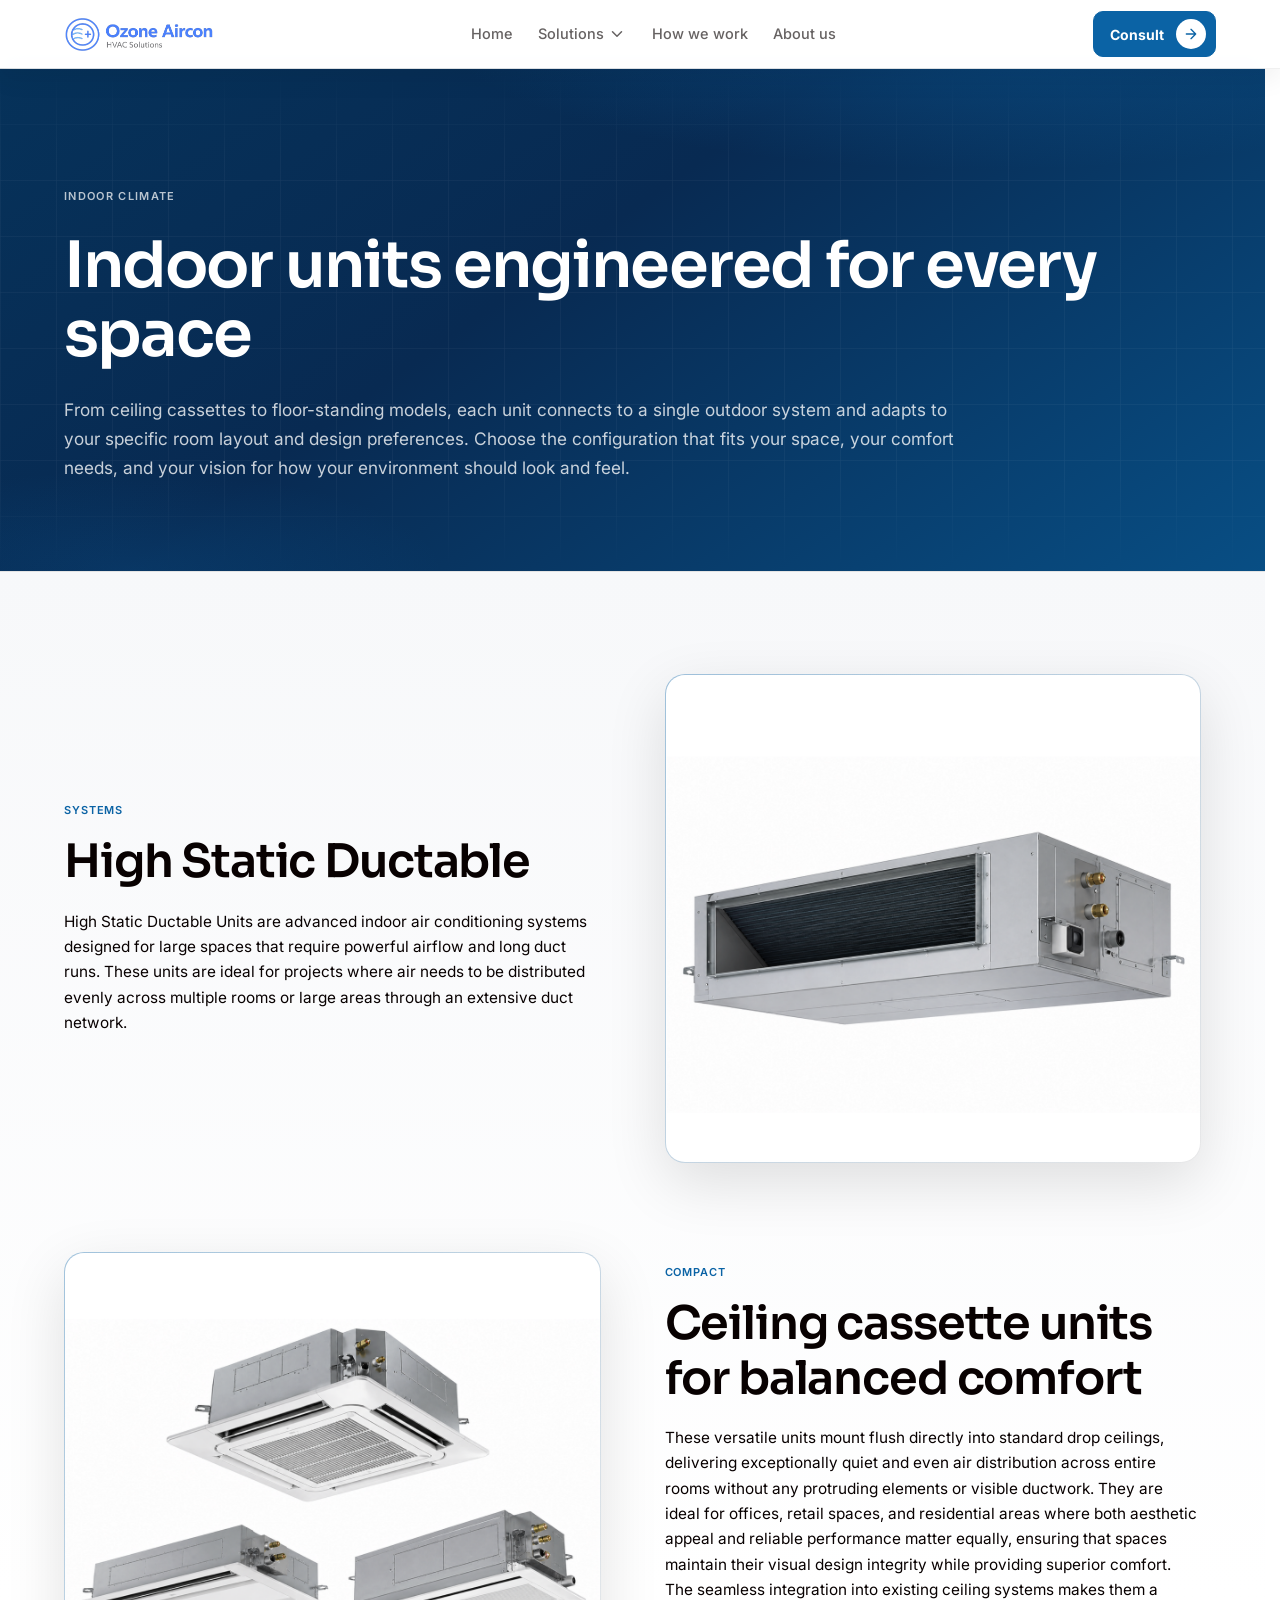
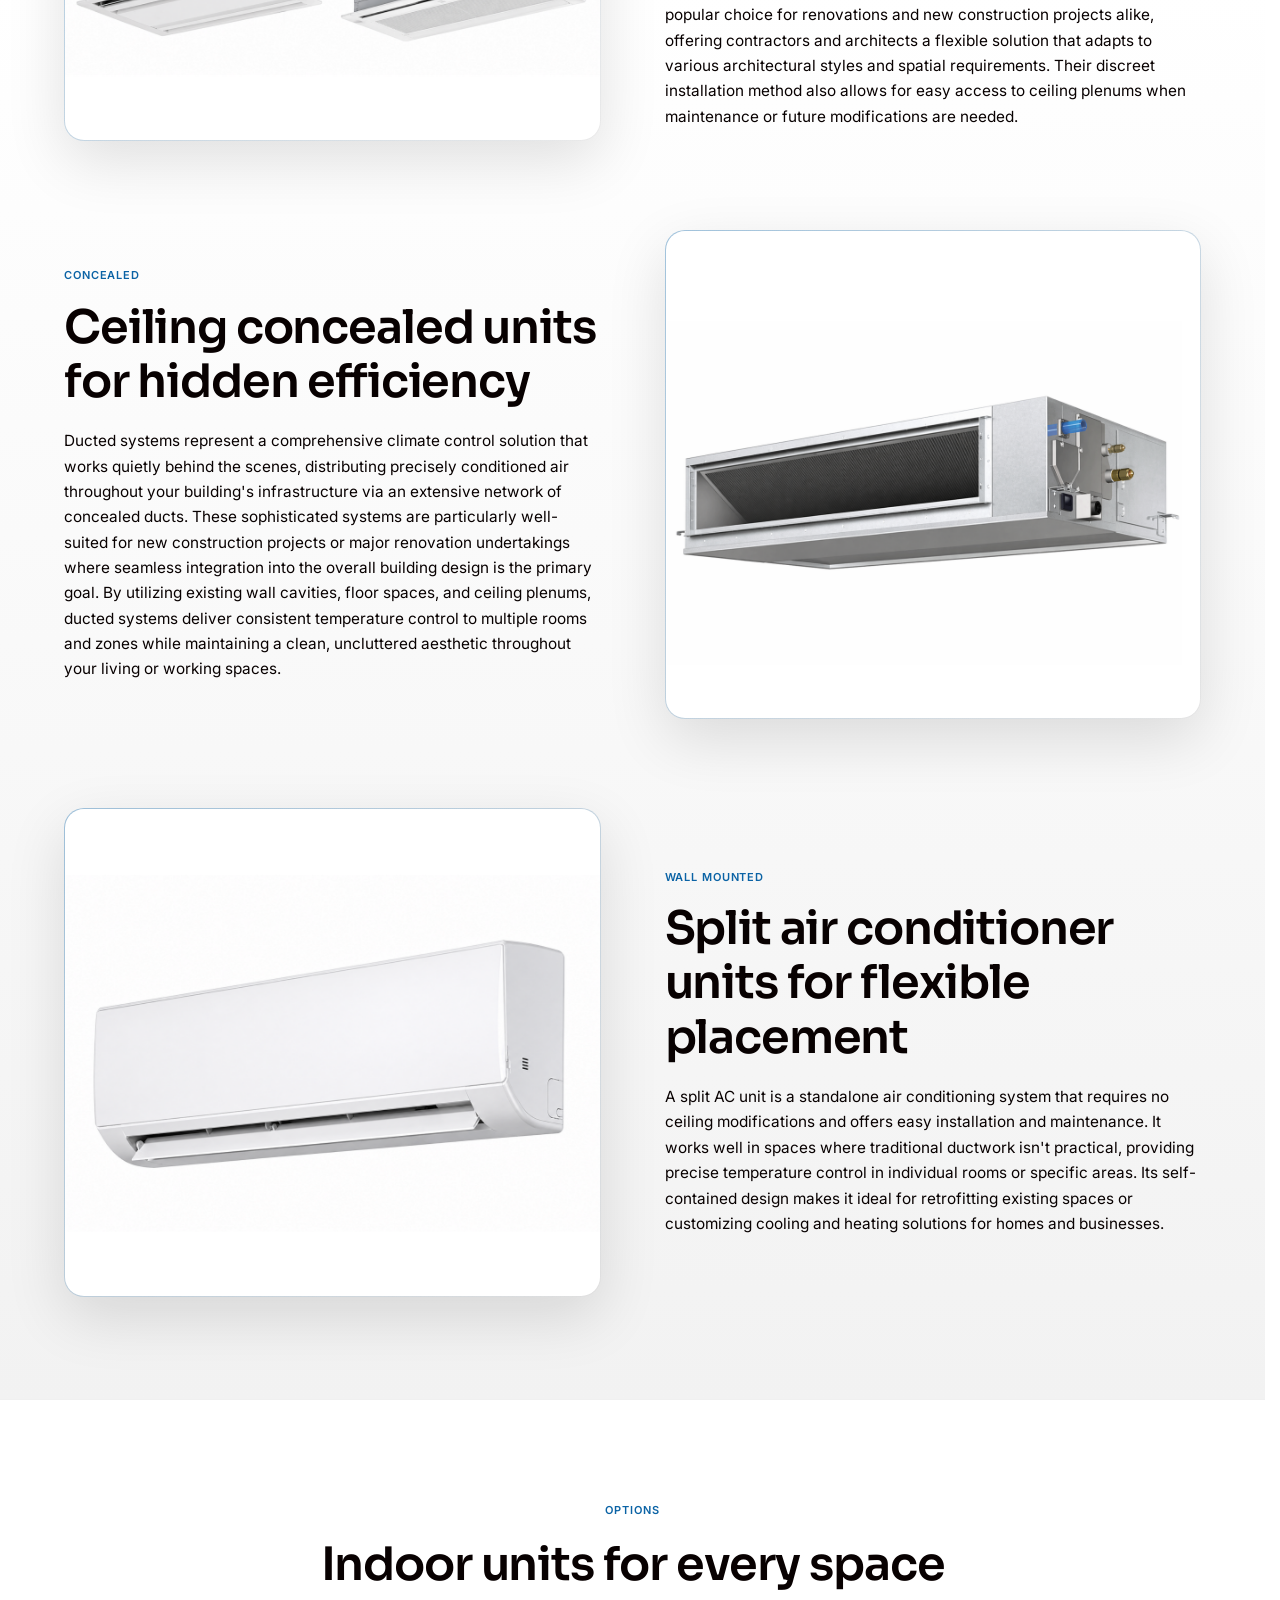
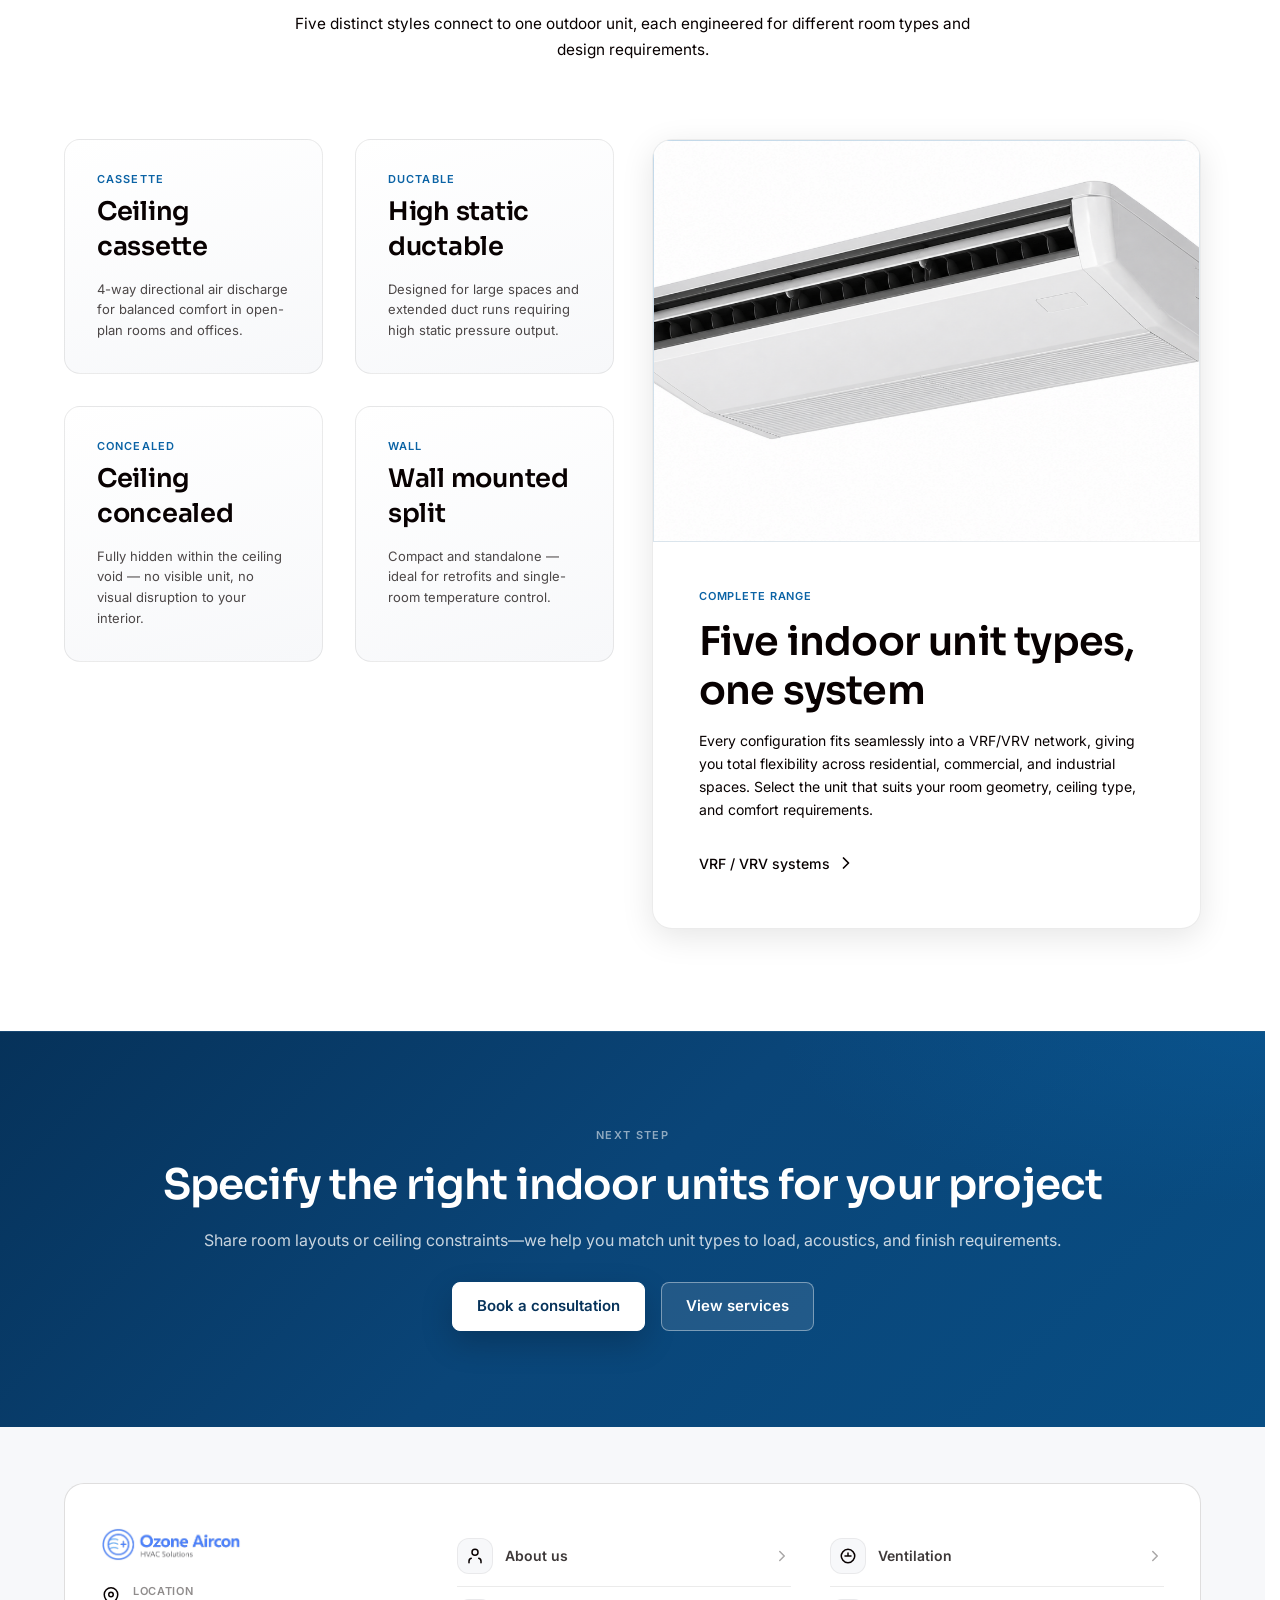
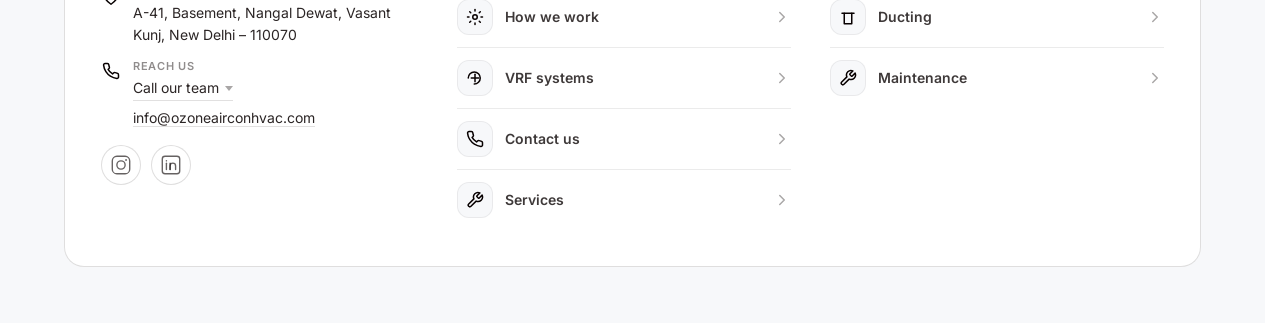
<file: indoor-units.html>
<!DOCTYPE html>
<html lang="en">
<head>
  <meta charset="UTF-8" />
  <meta name="viewport" content="width=device-width, initial-scale=1.0, viewport-fit=cover" />
  <link rel="icon" type="image/png" sizes="48x48" href="/favicon-48.png?v=8" />
  <link rel="icon" type="image/png" sizes="96x96" href="/favicon-96.png?v=8" />
  <link rel="icon" type="image/png" sizes="192x192" href="/favicon-192.png?v=8" />
  <link rel="shortcut icon" type="image/png" href="/favicon-48.png?v=8" />
  <link rel="icon" href="/favicon.ico?v=8" sizes="any" />
  <link rel="icon" type="image/png" href="/favicon.png?v=8" />
  <link rel="apple-touch-icon" href="/favicon-192.png?v=8" />
  <script>
    (function () {
      var l = document.createElement('link');
      l.rel = 'manifest';
      l.href = location.origin + '/site.webmanifest?v=8';
      document.head.appendChild(l);
    })();
  </script>
  <meta name="description" content="Explore indoor HVAC unit options with Ozone Aircon—cassette, ducted concealed, wall-mounted, floor-standing, and custom layouts—paired with expert sizing and installation in Delhi NCR." />
  <meta name="robots" content="index, follow" />
  <link rel="canonical" href="https://ozoneairconhvac.com/indoor-units.html" />
  <meta property="og:type" content="website" />
  <meta property="og:site_name" content="Ozone Aircon" />
  <meta property="og:title" content="Indoor Units — Ozone Aircon" />
  <meta property="og:description" content="Explore indoor HVAC unit options with Ozone Aircon—cassette, ducted concealed, wall-mounted, floor-standing, and custom layouts—paired with expert sizing and installation in Delhi NCR." />
  <meta property="og:url" content="https://ozoneairconhvac.com/indoor-units.html" />
  <meta property="og:image" content="https://ozoneairconhvac.com/public/images/logo.png" />
  <meta property="og:locale" content="en_IN" />
  <meta name="twitter:card" content="summary_large_image" />
  <meta name="twitter:title" content="Indoor Units — Ozone Aircon" />
  <meta name="twitter:description" content="Explore indoor HVAC unit options with Ozone Aircon—cassette, ducted concealed, wall-mounted, floor-standing, and custom layouts—paired with expert sizing and installation in Delhi NCR." />
  <meta name="twitter:image" content="https://ozoneairconhvac.com/public/images/logo.png" />
  <script type="application/ld+json">
  {
    "@context": "https://schema.org",
    "@graph": [
      {
        "@type": "BreadcrumbList",
        "@id": "https://ozoneairconhvac.com/indoor-units.html#breadcrumb",
        "itemListElement": [
          { "@type": "ListItem", "position": 1, "name": "Home", "item": "https://ozoneairconhvac.com/" },
          { "@type": "ListItem", "position": 2, "name": "Services", "item": "https://ozoneairconhvac.com/services.html" },
          { "@type": "ListItem", "position": 3, "name": "Indoor units", "item": "https://ozoneairconhvac.com/indoor-units.html" }
        ]
      },
      {
        "@type": "WebPage",
        "@id": "https://ozoneairconhvac.com/indoor-units.html#webpage",
        "url": "https://ozoneairconhvac.com/indoor-units.html",
        "name": "Indoor Units — Ozone Aircon",
        "description": "Explore indoor HVAC unit options with Ozone Aircon—cassette, ducted concealed, wall-mounted, floor-standing, and custom layouts—paired with expert sizing and installation in Delhi NCR.",
        "isPartOf": { "@id": "https://ozoneairconhvac.com/#website" }
      },
      {
        "@type": "Service",
        "name": "Indoor HVAC units — cassette, ducted, wall-mounted",
        "serviceType": "Indoor air conditioning units supply and installation",
        "url": "https://ozoneairconhvac.com/indoor-units.html",
        "provider": { "@id": "https://ozoneairconhvac.com/#organization" },
        "areaServed": { "@type": "AdministrativeArea", "name": "Delhi NCR" }
      }
    ]
  }
  </script>
  <title>Indoor Units — Ozone Aircon</title>
  <link rel="preconnect" href="https://fonts.googleapis.com" />
  <link rel="preconnect" href="https://fonts.gstatic.com" crossorigin />
  <link href="https://fonts.googleapis.com/css2?family=Inter:wght@400;500;600;700&family=Sora:wght@600&display=swap" rel="stylesheet" />
  <style>

    /* ═══════════════ DESIGN TOKENS (aligned with Home) ═══════════════ */
    :root {
      --white:   #FFFFFF;
      --black:   #080101;
      --blue:    #0B63A5;
      --blue-dark:  #084E84;
      --blue-deep:  #06325A;
      --gray-bg: #F2F2F2;
      --gray-soft:  #F7F8FA;
      --border:  rgba(8,1,1,0.13);
      --font-sora:  'Sora', sans-serif;
      --font-inter: 'Inter', sans-serif;
      --section-pad-v: clamp(64px, 8vw, 120px);
      --section-pad-h: clamp(20px, 5vw, 96px);
      --container-gap: clamp(40px, 5.5vw, 88px);
      --pad-v: var(--section-pad-v);
      --pad-h: var(--section-pad-h);
      --gap:   var(--container-gap);
      --shadow-sm: 0 2px 12px rgba(8,1,1,0.07);
      --shadow-md: 0 8px 32px rgba(8,1,1,0.10);
      --shadow-lg: 0 20px 60px rgba(8,1,1,0.12);
      --nav-bar-h: 68px;
    }
    *, *::before, *::after { box-sizing: border-box; margin: 0; padding: 0; }
    html { font-size: 93.75%; scroll-behavior: smooth; overflow-x: clip; scrollbar-gutter: stable; }
    body { font-family: var(--font-inter); background: var(--white); color: var(--black); width: 100%; max-width: none; margin-inline: auto; overflow-x: clip; }
    a { text-decoration: none; color: inherit; }
    img { display: block; max-width: 100%; height: auto; }
    button { cursor: pointer; font-family: inherit; }

    /* ═══════════════ TYPE ═══════════════ */
    .h1 { font-family: var(--font-sora); font-weight: 600; font-size: clamp(36px,5vw,72px); line-height: 115%; letter-spacing: -0.025em; }
    .h2 { font-family: var(--font-sora); font-weight: 600; font-size: clamp(26px,3.6vw,52px); line-height: 118%; letter-spacing: -0.025em; }
    .h3 { font-family: var(--font-sora); font-weight: 600; font-size: clamp(22px,3.1vw,44px); line-height: 122%; letter-spacing: -0.02em; }
    .h4 { font-family: var(--font-sora); font-weight: 600; font-size: clamp(20px,2.5vw,36px); line-height: 130%; letter-spacing: -0.015em; }
    .h5 { font-family: var(--font-sora); font-weight: 600; font-size: clamp(18px,2vw,28px); line-height: 138%; letter-spacing: -0.01em; }
    .tagline { font-family: var(--font-inter); font-weight: 600; font-size: 11px; letter-spacing: 0.08em; text-transform: uppercase; line-height: 150%; color: var(--blue); }
    .text-md  { font-family: var(--font-inter); font-weight: 400; font-size: clamp(14px,1.2vw,17px); line-height: 165%; }
    .text-reg { font-family: var(--font-inter); font-weight: 400; font-size: 14px; line-height: 165%; }
    .text-sm  { font-family: var(--font-inter); font-weight: 400; font-size: 12px; line-height: 150%; }
    .text-sm-bold { font-family: var(--font-inter); font-weight: 600; font-size: 12px; line-height: 150%; }
    .text-sm-link { font-family: var(--font-inter); font-weight: 400; font-size: 12px; line-height: 150%; text-decoration: underline; }
    .h6 { font-family: var(--font-sora); font-weight: 600; font-size: clamp(16px, 1.5vw, 20px); line-height: 130%; letter-spacing: -0.01em; color: var(--black); }

    /* ═══════════════ BUTTONS (same as Home) ═══════════════ */
    .btn-primary, .btn-secondary, .btn-primary-sm {
      display: inline-flex; align-items: center; justify-content: center;
      gap: 8px; border-radius: 8px; cursor: pointer;
      font-family: var(--font-inter); font-weight: 600;
      font-size: 15px; line-height: 150%; text-decoration: none;
      white-space: nowrap;
    }
    .btn-primary    { padding: 12px 24px; background: var(--blue); color: var(--white); border: 1.5px solid var(--blue); }
    .btn-secondary  { padding: 12px 24px; background: transparent; color: var(--black); border: 1.5px solid var(--border); }
    .btn-primary-sm { padding: 8px 18px; background: var(--blue); color: var(--white); border: 1.5px solid var(--blue); }
    .btn-link {
      display: inline-flex; align-items: center; gap: 6px;
      font-family: var(--font-inter); font-weight: 500; font-size: clamp(14px,1.1vw,16px);
      color: var(--black); text-decoration: none; padding: 8px 0;
    }
    .btn-link svg { width: 20px; height: 20px; stroke: var(--black); transition: transform 0.2s ease; }
    .btn-link:hover svg { transform: translateX(4px); }

    /* ═══════════════ NAVBAR (same as Home) ═══════════════ */
    .nav-shell {
      position: sticky; top: 0; z-index: 100;
      padding: 0 var(--section-pad-h);
      background: rgba(255,255,255,0.82);
      backdrop-filter: blur(12px) saturate(1.25);
      border-bottom: 1px solid rgba(8,1,1,0.06);
      box-shadow: 0 10px 26px rgba(8,1,1,0.06);
    }
    .nav-shell.scrolled {
      background: rgba(255,255,255,0.92);
      border-bottom: 1px solid rgba(8,1,1,0.08);
    }
    .navbar-inner {
      display: flex; flex-direction: row;
      align-items: center; justify-content: space-between; gap: 16px;
      min-height: var(--nav-bar-h);
      padding: 0;
    }
    .navbar-brand {
      display: flex; flex-direction: row; align-items: center; gap: 12px;
      text-decoration: none; color: inherit;
      flex-shrink: 0;
    }
    .navbar-logo {
      height: 52px; width: auto; max-width: 150px;
      object-fit: contain; border-radius: 10px;
      flex-shrink: 0;
    }
    .nav-links {
      display: flex; flex-direction: row; align-items: center;
      gap: clamp(14px, 2vw, 28px);
      flex: 1; justify-content: center; min-width: 0;
    }
    .nav-link {
      display: flex; align-items: center; gap: 4px;
      color: rgba(8,1,1,0.62); text-decoration: none;
      font-family: var(--font-inter); font-weight: 500;
      font-size: 14.5px; line-height: 150%; white-space: nowrap;
    }
    .nav-link.active { color: var(--blue); font-weight: 600; }
    .nav-consult {
      display: inline-flex; align-items: center; gap: 12px;
      padding: 7px 9px 7px 16px;
      background: var(--blue); color: var(--white);
      border-radius: 10px; text-decoration: none;
      font-family: var(--font-inter); font-weight: 700; font-size: 14px;
      border: 1.5px solid var(--blue);
      transition: transform 0.22s ease, box-shadow 0.22s ease;
    }
    .nav-consult:hover {
      transform: translateY(-2px);
      box-shadow: 0 8px 24px rgba(11,99,165,0.38);
    }
    .nav-consult-icon {
      width: 30px; height: 30px; border-radius: 50%;
      background: var(--white);
      display: flex; align-items: center; justify-content: center;
      flex-shrink: 0;
    }
    .nav-consult-icon svg { width: 16px; height: 16px; stroke: var(--blue); }
    .nav-hamburger {
      display: none; flex-direction: column;
      justify-content: center; align-items: center;
      width: 42px; height: 42px; gap: 5px;
      background: var(--gray-soft); border: 1px solid var(--border);
      border-radius: 10px; cursor: pointer; padding: 0;
      margin-left: auto;
    }
    .nav-hamburger span { display: block; width: 22px; height: 2px; background: var(--black); border-radius: 2px; transition: all 0.22s ease; }
    .nav-hamburger.open span:nth-child(1) { transform: translateY(7px) rotate(45deg); }
    .nav-hamburger.open span:nth-child(2) { opacity: 0; }
    .nav-hamburger.open span:nth-child(3) { transform: translateY(-7px) rotate(-45deg); }
    .mobile-menu {
      display: none; position: fixed;
      top: calc(12px + var(--nav-bar-h) + 10px + 8px);
      left: 0; right: 0;
      background: var(--white); border-bottom: 1px solid var(--border);
      z-index: 99; padding: 8px 0 16px;
      max-height: calc(100vh - 100px); overflow-y: auto;
    }
    .mobile-menu.open { display: block; }
    .mobile-nav-link {
      display: block; padding: 12px clamp(16px,4vw,24px);
      color: var(--black); text-decoration: none;
      font-family: var(--font-inter); font-weight: 400; font-size: 16px;
      border-bottom: 1px solid var(--border);
    }
    .mobile-nav-link:last-child { border-bottom: none; }
    .mobile-solutions-toggle {
      display: flex; justify-content: space-between; align-items: center;
      padding: 12px clamp(16px,4vw,24px);
      width: 100%; background: none; border: none; border-bottom: 1px solid var(--border);
      color: var(--black); font-family: var(--font-inter);
      font-weight: 400; font-size: 16px; cursor: pointer; text-align: left;
    }
    .mobile-solutions-toggle svg { width: 18px; height: 18px; transition: transform 0.22s; stroke: var(--black); }
    .mobile-solutions-toggle.open svg { transform: rotate(180deg); }
    .mobile-solutions-list { display: none; background: var(--gray-bg); padding: 8px clamp(16px,4vw,24px); }
    .mobile-solutions-list.open { display: block; }
    .mobile-solution-item {
      display: block; padding: 10px 0; color: var(--black); text-decoration: none;
      font-family: var(--font-inter); font-weight: 500; font-size: 14px;
      border-bottom: 1px solid var(--border);
    }
    .mobile-solution-item:last-child { border-bottom: none; }
    .mobile-cta { padding: 16px clamp(16px,4vw,24px); }
    .mobile-cta .btn-primary { width: 100%; justify-content: center; }

    /* Solutions dropdown */
    .nav-solutions { position: relative; }
    .nav-solutions-btn {
      display: flex; align-items: center; gap: 4px;
      background: none; border: none; cursor: pointer;
      color: rgba(8,1,1,0.62); font-family: var(--font-inter);
      font-weight: 500; font-size: 14.5px; line-height: 150%;
      padding: 0; white-space: nowrap;
    }
    .nav-solutions-btn svg { width: 18px; height: 18px; flex-shrink: 0; transition: transform 0.22s ease; stroke: currentColor; }
    .nav-solutions-btn.open svg { transform: rotate(180deg); }
    .solutions-dropdown {
      display: none; position: absolute;
      top: calc(100% + 14px); left: 50%;
      transform: translateX(-50%);
      width: min(640px, 94vw);
      background: var(--white);
      border: 1px solid var(--border);
      border-radius: 12px; padding: 24px 24px 20px; z-index: 200;
      box-shadow: var(--shadow-md);
    }
    .solutions-dropdown.open { display: block; }
    .solutions-dropdown-header {
      font-family: var(--font-inter); font-weight: 600;
      font-size: 11px; line-height: 150%; letter-spacing: 0.08em;
      text-transform: uppercase; color: rgba(8,1,1,0.4); margin-bottom: 14px;
    }
    .solutions-grid { display: grid; grid-template-columns: 1fr 1fr; gap: 4px; }
    .solution-item {
      display: flex; align-items: flex-start; gap: 12px;
      padding: 11px 12px; border-radius: 8px;
      cursor: pointer; text-decoration: none;
      transition: background 0.15s ease;
    }
    .solution-item:hover { background: var(--gray-bg); }
    .solution-icon {
      width: 34px; height: 34px; border-radius: 7px;
      background: var(--gray-bg);
      display: flex; align-items: center; justify-content: center; flex-shrink: 0;
    }
    .solution-icon svg { width: 17px; height: 17px; stroke: var(--black); }
    .solution-text { display: flex; flex-direction: column; gap: 2px; }
    .solution-title { font-family: var(--font-inter); font-weight: 600; font-size: 13px; line-height: 150%; color: var(--black); }
    .solution-subtitle { font-family: var(--font-inter); font-weight: 400; font-size: 11px; line-height: 150%; color: rgba(8,1,1,0.5); }
    .solutions-dropdown-divider { height: 1px; background: var(--border); margin: 14px 0; }
    .solutions-footer { display: flex; align-items: center; justify-content: flex-end; }
    .solutions-footer-link {
      font-family: var(--font-inter); font-weight: 600; font-size: 12px;
      color: var(--blue); text-decoration: none;
      display: flex; align-items: center; gap: 4px;
    }
    .solutions-footer-link svg { width: 13px; height: 13px; stroke: var(--blue); }

    /* ═══════════════════════════════════════
       PAGE HERO (aligned with Services / VRF)
    ═══════════════════════════════════════ */
    .about-hero {
      position: relative; overflow: hidden;
      padding: clamp(72px, 10vw, 120px) var(--section-pad-h) clamp(56px, 7vw, 88px);
      background: linear-gradient(145deg, var(--blue-deep) 0%, #082a52 42%, var(--blue-dark) 100%);
      color: var(--white);
    }
    .about-hero::before {
      content: ''; position: absolute; inset: 0;
      background:
        radial-gradient(ellipse 80% 55% at 78% -10%, rgba(11,99,165,0.45) 0%, transparent 55%),
        radial-gradient(ellipse 50% 40% at 10% 100%, rgba(11,99,165,0.22) 0%, transparent 50%);
      pointer-events: none;
    }
    .about-hero::after {
      content: ''; position: absolute; inset: 0; opacity: 0.07;
      background-image:
        linear-gradient(rgba(255,255,255,0.5) 1px, transparent 1px),
        linear-gradient(90deg, rgba(255,255,255,0.5) 1px, transparent 1px);
      background-size: 56px 56px;
      pointer-events: none;
      mask-image: linear-gradient(to bottom, transparent, black 18%, black 82%, transparent);
    }
    .about-hero-inner {
      position: relative; z-index: 1;
      max-width: min(1320px, 100%);
      display: flex; flex-direction: column;
      gap: clamp(18px, 3vw, 26px);
    }
    .about-hero-tag { color: rgba(255,255,255,0.72) !important; letter-spacing: 0.12em; }
    .about-hero-title {
      font-family: var(--font-sora); font-weight: 600;
      font-size: clamp(36px, 5vw, 64px);
      line-height: 108%; letter-spacing: -0.03em;
      color: var(--white);
    }
    .about-hero-lead {
      max-width: min(920px, 100%);
      font-size: clamp(15px, 1.35vw, 18px);
      line-height: 170%;
      color: rgba(255,255,255,0.78);
    }
    .tagline-wrapper { display: flex; align-items: center; }

    /* ═══════════════════════════════════════
       SECTION 2 — UNIT TYPES
    ═══════════════════════════════════════ */
    .section-units {
      background: linear-gradient(180deg, var(--gray-soft) 0%, var(--white) 42%, var(--gray-bg) 100%);
      padding: var(--section-pad-v) var(--section-pad-h);
      border-top: 1px solid rgba(8,1,1,0.06);
    }
    .units-shell { width: 100%; max-width: none; margin-inline: auto; }
    .units-container { display: flex; flex-direction: column; gap: clamp(48px, 7vw, 96px); }
    .unit-component {
      display: grid; grid-template-columns: minmax(0, 1fr) minmax(0, 1fr);
      gap: clamp(32px, 5vw, 72px);
      align-items: center;
    }
    .unit-component--reverse .unit-content { order: 2; }
    .unit-component--reverse .unit-media { order: 1; }

    .unit-content { display: flex; flex-direction: column; gap: 28px; }
    .unit-title { display: flex; flex-direction: column; gap: 16px; }
    .unit-title-text { display: flex; flex-direction: column; gap: 20px; }
    .unit-title .tagline { color: var(--blue); }

    .unit-media {
      position: relative; width: 100%; flex-shrink: 0;
    }
    .unit-image-frame {
      border-radius: 20px; padding: 1px;
      background: linear-gradient(135deg, rgba(11,99,165,0.38), rgba(8,1,1,0.08));
      box-shadow: var(--shadow-lg);
      transition: transform 0.35s cubic-bezier(0.22, 1, 0.36, 1), box-shadow 0.35s ease;
    }
    .unit-image-frame:hover { transform: translateY(-4px); box-shadow: 0 24px 64px rgba(8,1,1,0.14); }
    .unit-image-inner {
      position: relative; width: 100%;
      height: clamp(320px, 38vw, 560px);
      border-radius: 19px; overflow: hidden;
      background: var(--white);
    }
    .unit-image-inner img {
      position: absolute; inset: 0; width: 100%; height: 100%;
      object-fit: cover;
      transition: transform 0.65s cubic-bezier(0.22, 1, 0.36, 1);
    }
    .unit-image-frame:hover .unit-image-inner img { transform: scale(1.04); }

    /* ═══════════════════════════════════════
       SECTION 3 — OPTIONS BENTO
    ═══════════════════════════════════════ */
    .section-options {
      background: var(--white);
      padding: var(--section-pad-v) var(--section-pad-h);
      border-top: 1px solid rgba(8,1,1,0.06);
    }
    .options-shell { width: 100%; max-width: none; margin-inline: auto; }
    .options-container { display: flex; flex-direction: column; gap: clamp(48px, 6vw, 88px); }
    .section-title-centered { display: flex; flex-direction: column; align-items: center; gap: 18px; text-align: center; }
    .section-title-centered .title-content { display: flex; flex-direction: column; gap: 20px; align-items: center; max-width: 680px; }

    .options-bento {
      display: grid; grid-template-columns: 1fr 1fr;
      gap: clamp(24px, 3vw, 40px); align-items: stretch;
    }
    .options-small-cards { display: flex; flex-direction: column; gap: clamp(20px, 2.5vw, 32px); }
    .small-cards-row { display: grid; grid-template-columns: 1fr 1fr; gap: clamp(20px, 2.5vw, 32px); }
    .small-card {
      background: linear-gradient(165deg, var(--white) 0%, var(--gray-soft) 100%);
      border: 1px solid rgba(8,1,1,0.08);
      border-radius: 16px;
      padding: clamp(22px, 2.6vw, 32px);
      display: flex; flex-direction: column; gap: 14px;
      transition: box-shadow 0.22s ease, transform 0.22s ease, border-color 0.22s ease;
    }
    .small-card:hover {
      box-shadow: var(--shadow-md);
      transform: translateY(-4px);
      border-color: rgba(11,99,165,0.18);
    }
    .small-card-top { display: flex; flex-direction: column; gap: 8px; }
    .small-card-tagline {
      font-family: var(--font-inter); font-weight: 600; font-size: 11px;
      color: var(--blue);
      text-transform: uppercase;
      letter-spacing: 0.1em;
    }
    .small-card-body { font-family: var(--font-inter); font-weight: 400; font-size: clamp(13px,1vw,14px); line-height: 160%; color: rgba(8,1,1,0.72); }

    .large-feature-card {
      border: 1px solid rgba(8,1,1,0.08);
      border-radius: 20px;
      display: flex; flex-direction: column; overflow: hidden;
      background: var(--white);
      box-shadow: var(--shadow-md);
    }
    .large-card-image-wrap {
      position: relative;
      padding: 1px;
      background: linear-gradient(145deg, rgba(11,99,165,0.25), rgba(8,1,1,0.06));
    }
    .large-card-image {
      position: relative; width: 100%; height: clamp(260px, 32vw, 400px); flex-shrink: 0;
      background: var(--gray-soft); overflow: hidden;
    }
    .large-card-image img { position: absolute; inset: 0; width: 100%; height: 100%; object-fit: cover; transition: transform 0.65s cubic-bezier(0.22, 1, 0.36, 1); }
    .large-feature-card:hover .large-card-image img { transform: scale(1.03); }

    .large-card-content {
      padding: clamp(28px,3.6vw,48px);
      display: flex; flex-direction: column; gap: 24px; flex: 1;
    }
    .large-card-text { display: flex; flex-direction: column; gap: 14px; }
    .large-card-text .tagline { color: var(--blue); }

    /* ═══════════════════════════════════════
       CLOSING CTA
    ═══════════════════════════════════════ */
    .section-indoor-cta {
      padding: clamp(56px, 8vw, 96px) var(--section-pad-h);
      background: linear-gradient(135deg, var(--blue-deep) 0%, #0a4578 48%, var(--blue-dark) 100%);
      position: relative; overflow: hidden;
      border-top: 1px solid rgba(255,255,255,0.06);
    }
    .section-indoor-cta::before {
      content: ''; position: absolute; inset: 0;
      background: radial-gradient(ellipse 70% 80% at 100% 0%, rgba(11,99,165,0.35) 0%, transparent 55%);
      pointer-events: none;
    }
    .indoor-cta-inner {
      position: relative; z-index: 1;
      width: 100%; max-width: none; margin-inline: auto;
      text-align: center;
      display: flex; flex-direction: column; gap: 18px; align-items: center;
    }
    .indoor-cta-title {
      font-family: var(--font-sora); font-weight: 600;
      font-size: clamp(26px, 3.6vw, 42px);
      line-height: 118%; color: var(--white);
      letter-spacing: -0.02em;
    }
    .indoor-cta-lead {
      font-size: clamp(14px, 1.25vw, 17px);
      line-height: 168%;
      color: rgba(255,255,255,0.78);
      max-width: min(880px, 100%);
    }
    .indoor-cta-eyebrow {
      font-size: 11px; font-weight: 600; letter-spacing: 0.12em;
      text-transform: uppercase;
      color: rgba(255,255,255,0.55);
    }
    .indoor-cta-actions {
      display: flex; flex-wrap: wrap;
      gap: 12px 16px; justify-content: center;
      margin-top: 10px;
    }
    .section-indoor-cta .btn-primary {
      background: var(--white); color: var(--blue-deep);
      border-color: var(--white);
      box-shadow: 0 12px 32px rgba(0,0,0,0.2);
    }
    .section-indoor-cta .btn-primary:hover {
      box-shadow: 0 16px 44px rgba(0,0,0,0.28);
    }
    .section-indoor-cta .btn-secondary {
      background: rgba(255,255,255,0.1);
      border-color: rgba(255,255,255,0.4);
      color: var(--white);
    }
    .section-indoor-cta .btn-secondary:hover {
      background: rgba(255,255,255,0.16);
    }
    /* ═══════════════════════════════════════
       FOOTER (same as Home)
    ═══════════════════════════════════════ */
    .footer {
      background: var(--gray-soft);
      padding: clamp(36px,5vw,56px) var(--section-pad-h);
      display: flex; flex-direction: column; gap: 0;
    }
    .footer-main {
      display: grid;
      grid-template-columns: minmax(240px, 0.95fr) 1fr 1fr;
      gap: clamp(24px, 3vw, 44px);
      align-items: start;
      background: var(--white);
      border: 1px solid var(--border);
      border-radius: 20px;
      padding: clamp(22px, 3.2vw, 36px);
    }
    .footer-brand-col { display: flex; flex-direction: column; gap: 16px; min-width: 0; }
    .footer-brand {
      display: inline-flex; flex-direction: row; align-items: center;
      text-decoration: none; color: inherit;
    }
    .footer-logo {
      height: 48px; width: auto; max-width: 140px; object-fit: contain;
      border-radius: 10px; flex-shrink: 0;
    }
    .footer-social { display: flex; flex-direction: row; gap: 10px; align-items: center; }
    .footer-social a { color: rgba(8,1,1,0.78); }
    .footer-social a {
      display: flex; align-items: center; justify-content: center;
      width: 40px; height: 40px; border-radius: 50%;
      border: 1px solid var(--border);
      background: rgba(255,255,255,0.9);
      transition: transform 0.22s ease, color 0.18s ease, border-color 0.18s ease, background 0.18s ease;
    }
    .footer-social a:hover {
      transform: translateY(-2px);
      color: var(--blue);
      border-color: rgba(11,99,165,0.35);
      background: rgba(11,99,165,0.05);
    }
    .footer-contact-block { display: flex; flex-direction: column; gap: 14px; min-width: 0; }
    .footer-contact-row {
      display: flex; flex-direction: row; align-items: flex-start; gap: 12px;
    }
    .footer-contact-icon {
      width: 20px; height: 20px; border-radius: 0; flex-shrink: 0;
      margin-top: 2px;
      display: flex; align-items: center; justify-content: center;
    }
    .footer-contact-icon svg { width: 18px; height: 18px; stroke: var(--blue); fill: none; }
    .footer-contact-label {
      font-family: var(--font-inter); font-weight: 600; font-size: 11px;
      color: rgba(8,1,1,0.45); text-transform: uppercase; letter-spacing: 0.06em;
      display: block; margin-bottom: 4px;
    }
    .footer-contact-value {
      font-family: var(--font-inter); font-weight: 400; font-size: 14px;
      line-height: 155%; color: rgba(8,1,1,0.86);
      margin: 0;
    }
    .footer-contact-value a {
      color: rgba(8,1,1,0.86); text-decoration: none;
      border-bottom: 1px solid rgba(8,1,1,0.12);
      transition: border-color 0.18s ease, color 0.18s ease;
    }
    .footer-contact-value a:hover { color: var(--blue); border-color: rgba(11,99,165,0.35); }

    .footer-phone { margin: 0; width: 100%; max-width: 100%; min-width: 0; }
    .footer-phone-summary {
      font-family: var(--font-inter); font-weight: 400; font-size: 14px;
      line-height: 155%; color: rgba(8,1,1,0.86);
      cursor: pointer;
      list-style: none;
      display: inline-flex; align-items: center; gap: 6px;
      user-select: none;
      border-bottom: 1px solid rgba(8,1,1,0.12);
      padding-bottom: 1px;
      width: fit-content;
      max-width: 100%;
      box-sizing: border-box;
      transition: color 0.18s ease, border-color 0.18s ease;
    }
    .footer-phone-summary::-webkit-details-marker { display: none; }
    .footer-phone-summary::marker { content: ''; }
    .footer-phone-summary::after {
      content: '';
      width: 0; height: 0;
      margin-top: 1px; flex-shrink: 0;
      border-left: 4px solid transparent; border-right: 4px solid transparent;
      border-top: 5px solid rgba(8,1,1,0.35);
      transition: transform 0.18s ease;
    }
    .footer-phone[open] .footer-phone-summary::after { transform: rotate(180deg); }
    .footer-phone-summary:hover {
      color: var(--blue);
      border-bottom-color: rgba(11,99,165,0.35);
    }
    .footer-phone-summary:focus { outline: none; }
    .footer-phone-summary:focus-visible {
      color: var(--blue);
      border-radius: 2px;
      box-shadow: 0 0 0 3px rgba(11,99,165,0.25);
    }
    .footer-phone-options {
      display: flex; flex-direction: column; gap: 8px;
      margin-top: 10px; padding-top: 10px;
      border-top: 1px solid rgba(8,1,1,0.08);
      min-width: 0;
    }
    .footer-phone-link {
      font-family: var(--font-inter); font-weight: 500; font-size: 14px;
      line-height: 150%;
      color: rgba(8,1,1,0.86); text-decoration: none;
      border-bottom: 1px solid rgba(8,1,1,0.12);
      padding-bottom: 1px; align-self: flex-start;
      transition: border-color 0.18s ease, color 0.18s ease;
    }
    .footer-phone-link:hover { color: var(--blue); border-color: rgba(11,99,165,0.35); }

    .footer-links-col { display: flex; flex-direction: column; gap: 0; padding-top: 6px; }
    .footer-link-row {
      display: flex; align-items: center; justify-content: space-between; gap: 12px;
      padding: 12px 0;
      text-decoration: none;
      border-bottom: 1px solid rgba(8,1,1,0.08);
      transition: background 0.18s ease;
    }
    .footer-link-row:last-child { border-bottom: none; }
    .footer-link-left { display: flex; align-items: center; gap: 12px; min-width: 0; }
    .footer-link-icon {
      width: 36px; height: 36px; border-radius: 12px;
      background: var(--gray-soft);
      border: 1px solid rgba(8,1,1,0.06);
      display: flex; align-items: center; justify-content: center;
      flex-shrink: 0;
    }
    .footer-link-icon svg { width: 18px; height: 18px; stroke: var(--blue); }
    .footer-link-text {
      font-family: var(--font-inter); font-weight: 600; font-size: 14px;
      color: rgba(8,1,1,0.78);
      white-space: nowrap; overflow: hidden; text-overflow: ellipsis;
    }
    .footer-link-chevron { width: 18px; height: 18px; flex-shrink: 0; color: rgba(8,1,1,0.35); transition: color 0.18s ease; }
    .footer-link-row:hover { background: rgba(11,99,165,0.04); }
    .footer-link-row:hover .footer-link-text { color: var(--blue); }
    .footer-link-row:hover .footer-link-icon { border-color: rgba(11,99,165,0.18); background: rgba(11,99,165,0.04); }
    .footer-link-row:hover .footer-link-chevron { color: var(--blue); }

/* ═══════════════════════════════════════
       RESPONSIVE
    ═══════════════════════════════════════ */
    @media (max-width: 1200px) {
      .nav-links { gap: 20px; }
    }
    @media (max-width: 1024px) {
      .unit-component { grid-template-columns: 1fr; }
      .unit-component--reverse .unit-content,
      .unit-component--reverse .unit-media { order: unset; }
      .unit-image-inner { height: clamp(280px, 48vw, 440px); }
      .options-bento { grid-template-columns: 1fr; }
    }
    @media (max-width: 1180px) {
      .footer-main {
        grid-template-columns: 1fr 1fr;
      }
      .footer-brand-col { grid-column: 1 / -1; }
    }
    @media (max-width: 900px) {
      .nav-links, .nav-consult { display: none; }
      .nav-hamburger { display: flex; }
      .solutions-dropdown { width: min(520px, 94vw); }
      .small-cards-row { grid-template-columns: 1fr 1fr; }
    }
    @media (max-width: 768px) {
      .unit-image-inner { height: clamp(220px, 52vw, 340px); }
      .large-card-image { height: clamp(200px, 48vw, 280px); }
    }
    @media (max-width: 640px) {
      .solutions-dropdown {
        position: fixed;
        top: calc(12px + var(--nav-bar-h) + 10px + 8px);
        left: 8px; right: 8px;
        width: auto; border-radius: 10px;
        transform: translateY(-10px) scale(0.97);
      }
      .solutions-dropdown.open { transform: translateY(0) scale(1); }
      .solutions-grid { grid-template-columns: 1fr; }
      .footer-main { grid-template-columns: 1fr; }
      .small-cards-row { grid-template-columns: 1fr; }
    }
    @media (max-width: 480px) {
      .mobile-cta .btn-primary { width: 100%; justify-content: center; }
      .footer-links-col { padding-top: 0; }
      .btn-primary, .btn-secondary { width: 100%; justify-content: center; }
      .indoor-cta-actions .btn-primary,
      .indoor-cta-actions .btn-secondary { width: 100%; }
    }
    /* ═══════════════════════════════════════
       ANIMATIONS
    ═══════════════════════════════════════ */
    @keyframes rvUp    { from{opacity:0;transform:translateY(28px)} to{opacity:1;transform:translateY(0)} }
    @keyframes rvLeft  { from{opacity:0;transform:translateX(-30px)} to{opacity:1;transform:translateX(0)} }
    @keyframes rvRight { from{opacity:0;transform:translateX(30px)}  to{opacity:1;transform:translateX(0)} }
    @keyframes rvScale { from{opacity:0;transform:scale(0.94)}       to{opacity:1;transform:scale(1)} }
    @keyframes rvFade  { from{opacity:0;transform:translateY(18px)} to{opacity:1;transform:translateY(0)} }
    .rv,.rv-l,.rv-r,.rv-sc,.rv-fd { opacity:0; }
    .rv.on    { animation: rvUp    0.68s cubic-bezier(0.22,1,0.36,1) both; }
    .rv-l.on  { animation: rvLeft  0.68s cubic-bezier(0.22,1,0.36,1) both; }
    .rv-r.on  { animation: rvRight 0.68s cubic-bezier(0.22,1,0.36,1) both; }
    .rv-sc.on { animation: rvScale 0.55s cubic-bezier(0.22,1,0.36,1) both; }
    .rv-fd.on { animation: rvFade  0.72s cubic-bezier(0.22,1,0.36,1) both; }
    .s1{animation-delay:.07s!important} .s2{animation-delay:.14s!important} .s3{animation-delay:.21s!important} .s4{animation-delay:.28s!important}

    .nav-link { position:relative; transition:color 0.2s ease !important; }
    .nav-link::after { content:''; position:absolute; bottom:-3px; left:0; width:0; height:1.5px; background:var(--blue); transition:width 0.22s cubic-bezier(0.22,1,0.36,1); }
    .nav-link:hover::after, .nav-link.active::after { width:100%; }
    .nav-link:hover { color:var(--blue) !important; }
    .nav-solutions-btn { transition:color 0.2s ease !important; }
    .nav-solutions-btn:hover { color:var(--blue); }
    .btn-primary { transition: transform 0.22s ease, box-shadow 0.22s ease !important; }
    .btn-primary:hover { transform: translateY(-2px); box-shadow: 0 8px 28px rgba(11,99,165,0.30) !important; }
    .btn-primary:active { transform: translateY(0) scale(0.98) !important; box-shadow: none !important; }
    .btn-secondary { transition: background 0.22s ease, transform 0.22s ease, box-shadow 0.22s ease !important; }
    .btn-secondary:hover { transform: translateY(-2px); box-shadow: 0 4px 14px rgba(8,1,1,0.09) !important; }
    .btn-secondary:active { transform: translateY(0) scale(0.98) !important; }
    .btn-primary-sm { transition: transform 0.22s ease, box-shadow 0.22s ease !important; }
    .btn-primary-sm:hover { transform: translateY(-2px); box-shadow: 0 6px 18px rgba(11,99,165,0.28) !important; }
    .btn-link { transition:color .18s ease !important; }
    .btn-link:hover { color:var(--blue) !important; }
    .btn-link:hover svg { stroke:var(--blue); }

    .solutions-dropdown {
      display:block !important; visibility:hidden; opacity:0;
      transform:translateX(-50%) translateY(-10px) scale(0.97); transform-origin:top center; pointer-events:none;
      transition:opacity .22s ease, transform .22s cubic-bezier(0.22,1,0.36,1), visibility 0s linear .22s;
    }
    .solutions-dropdown.open {
      visibility:visible; opacity:1; transform:translateX(-50%) translateY(0) scale(1); pointer-events:auto;
      transition:opacity .22s ease, transform .22s cubic-bezier(0.22,1,0.36,1), visibility 0s linear 0s;
    }
    .solutions-dropdown.open .solution-item:nth-child(1){animation:rvUp .30s .04s cubic-bezier(0.22,1,0.36,1) both}
    .solutions-dropdown.open .solution-item:nth-child(2){animation:rvUp .30s .08s cubic-bezier(0.22,1,0.36,1) both}
    .solutions-dropdown.open .solution-item:nth-child(3){animation:rvUp .30s .12s cubic-bezier(0.22,1,0.36,1) both}
    .solutions-dropdown.open .solution-item:nth-child(4){animation:rvUp .30s .16s cubic-bezier(0.22,1,0.36,1) both}
    .solutions-dropdown.open .solution-item:nth-child(5){animation:rvUp .30s .20s cubic-bezier(0.22,1,0.36,1) both}
    .solutions-dropdown.open .solution-item:nth-child(6){animation:rvUp .30s .24s cubic-bezier(0.22,1,0.36,1) both}
    .solutions-dropdown.open .solution-item:nth-child(7){animation:rvUp .30s .28s cubic-bezier(0.22,1,0.36,1) both}
    .solutions-dropdown.open .solution-item:nth-child(8){animation:rvUp .30s .32s cubic-bezier(0.22,1,0.36,1) both}
    .solutions-dropdown.open .solution-item:nth-child(9){animation:rvUp .30s .36s cubic-bezier(0.22,1,0.36,1) both}
    .solution-item { transition:background .15s ease, transform .17s ease !important; }
    .solution-item:hover { transform:translateX(3px) !important; }
    .solution-icon { transition:background .18s ease !important; }
    .solution-item:hover .solution-icon { background:rgba(11,99,165,0.1); }
    .mobile-menu { display:block !important; visibility:hidden; opacity:0; transform:translateY(-10px); pointer-events:none; transition:opacity .26s ease, transform .26s cubic-bezier(0.22,1,0.36,1), visibility 0s linear .26s; }
    .mobile-menu.open { visibility:visible; opacity:1; transform:translateY(0); pointer-events:auto; transition:opacity .26s ease, transform .26s cubic-bezier(0.22,1,0.36,1), visibility 0s linear 0s; }
    .mobile-nav-link { transition:background .15s ease, padding-left .18s ease !important; }
    .mobile-nav-link:hover { background:var(--gray-bg); padding-left:calc(clamp(16px,4vw,24px) + 6px) !important; }
    .mobile-solutions-list { display:block !important; visibility:hidden; opacity:0; max-height:0; overflow:hidden; pointer-events:none; transition:max-height .35s cubic-bezier(0.22,1,0.36,1), opacity .25s ease, visibility 0s linear .25s; }
    .mobile-solutions-list.open { visibility:visible; opacity:1; max-height:600px; pointer-events:auto; transition:max-height .35s cubic-bezier(0.22,1,0.36,1), opacity .25s ease, visibility 0s linear 0s; }
    .small-card { transition: box-shadow .22s ease, transform .22s ease !important; }
    .large-feature-card { transition: box-shadow .22s ease, transform .22s ease !important; }
    .large-feature-card:hover { box-shadow: 0 16px 48px rgba(8,1,1,0.12); transform: translateY(-4px); }
    .small-card:hover { box-shadow: 0 6px 24px rgba(8,1,1,0.08) !important; transform: translateY(-3px); }
    .navbar-logo { transition:transform .3s cubic-bezier(0.22,1,0.36,1) !important; }
    .navbar-logo:hover { transform:scale(1.03); }
    .footer-logo { transition:transform .3s cubic-bezier(0.22,1,0.36,1), opacity .2s ease; display:block; }
    .footer-logo:hover { transform:scale(1.04); opacity:0.82; }
    .footer-social a svg rect,
    .footer-social a svg path,
    .footer-social a svg circle[r="4.5"] { stroke: rgba(8,1,1,0.62); transition: stroke 0.22s ease; }
    .footer-social a svg circle[r="1"] { fill: rgba(8,1,1,0.62); transition: fill 0.22s ease; }
    .footer-social a:hover svg rect,
    .footer-social a:hover svg path,
    .footer-social a:hover svg circle[r="4.5"] { stroke: var(--blue); }
    .footer-social a:hover svg circle[r="1"] { fill: var(--blue); }
    .text-sm-link { transition: color 0.18s ease !important; }
    .text-sm-link:hover { color: var(--blue) !important; }
    @media (prefers-reduced-motion:reduce) { *,*::before,*::after { animation-duration:.01ms !important; transition-duration:.01ms !important; } }
  
  </style>

  <link rel="stylesheet" href="public/page-loader.css" />
  <link rel="stylesheet" href="public/nav-stability.css" />
  <link rel="stylesheet" href="public/site-mobile-guard.css" />
  <link rel="stylesheet" href="public/mobile-nav-drawer.css" />
</head>
<body>

  
  <!-- Page loader -->
  <div id="page-loader" class="page-loader" aria-busy="true">
    <div class="page-loader__box" role="status">
      <span class="page-loader__sr">Loading...</span>
      <div class="page-loader__ring" aria-hidden="true"></div>
    </div>
  </div>

  <!-- ═══════════════════════════════════════════ -->
  <!-- NAVBAR (same as Home)                      -->
  <!-- ═══════════════════════════════════════════ -->
  <div class="nav-shell">
    <nav class="navbar-inner">
      <a href="index.html" class="navbar-brand">
        <img src="public/images/logo.png" alt="Ozone Aircon" class="navbar-logo" />
      </a>

      <div class="nav-links">
        <a href="index.html" class="nav-link">Home</a>

        <div class="nav-solutions">
          <button type="button" class="nav-solutions-btn" id="solutionsBtn" onclick="toggleSolutions(event)" aria-expanded="false">
            Solutions
            <svg viewBox="0 0 24 24" fill="none" stroke="currentColor" stroke-width="2" stroke-linecap="round" stroke-linejoin="round" aria-hidden="true">
              <polyline points="6 9 12 15 18 9"/>
            </svg>
          </button>

          <div class="solutions-dropdown" id="solutionsDropdown" role="menu">
            <p class="solutions-dropdown-header">Our Services</p>
            <div class="solutions-grid">

              <a href="services.html" class="solution-item" role="menuitem">
                <div class="solution-icon">
                  <svg viewBox="0 0 24 24" fill="none" stroke="currentColor" stroke-width="1.8" stroke-linecap="round" stroke-linejoin="round"><path d="M4 6h16M4 12h16M4 18h10"/></svg>
                </div>
                <div class="solution-text">
                  <span class="solution-title">Services</span>
                  <span class="solution-subtitle">Full HVAC service portfolio</span>
                </div>
              </a>

              <a href="vrf-system.html" class="solution-item" role="menuitem">
                <div class="solution-icon">
                  <svg viewBox="0 0 24 24" fill="none" stroke="currentColor" stroke-width="1.8" stroke-linecap="round" stroke-linejoin="round"><path d="M12 3v1M3 12h1M12 21v-1M21 12h-1"/><circle cx="12" cy="12" r="4"/><path d="M5.6 5.6l.7.7M18.4 5.6l-.7.7M5.6 18.4l.7-.7M18.4 18.4l-.7-.7"/></svg>
                </div>
                <div class="solution-text">
                  <span class="solution-title">VRV / VRF System</span>
                  <span class="solution-subtitle">Variable refrigerant flow systems</span>
                </div>
              </a>

              <a href="indoor-units.html" class="solution-item" role="menuitem">
                <div class="solution-icon">
                  <svg viewBox="0 0 24 24" fill="none" stroke="currentColor" stroke-width="1.8" stroke-linecap="round" stroke-linejoin="round"><rect x="2" y="7" width="20" height="10" rx="2"/><path d="M8 7V5a2 2 0 0 1 2-2h4a2 2 0 0 1 2 2v2"/><line x1="12" y1="12" x2="12" y2="12.5"/></svg>
                </div>
                <div class="solution-text">
                  <span class="solution-title">Indoor Units</span>
                  <span class="solution-subtitle">Split, cassette &amp; concealed units</span>
                </div>
              </a>

              <a href="chiller-plant.html" class="solution-item" role="menuitem">
                <div class="solution-icon">
                  <svg viewBox="0 0 24 24" fill="none" stroke="currentColor" stroke-width="1.8" stroke-linecap="round" stroke-linejoin="round"><rect x="3" y="3" width="18" height="18" rx="2"/><path d="M3 9h18M9 21V9"/></svg>
                </div>
                <div class="solution-text">
                  <span class="solution-title">Chiller Plant</span>
                  <span class="solution-subtitle">Central cooling infrastructure</span>
                </div>
              </a>

              <a href="ventilation.html" class="solution-item" role="menuitem">
                <div class="solution-icon">
                  <svg viewBox="0 0 24 24" fill="none" stroke="currentColor" stroke-width="1.8" stroke-linecap="round" stroke-linejoin="round"><path d="M12 3C6 3 3 9 3 12s3 9 9 9 9-6 9-9-3-9-9-9z"/><path d="M12 8v4M8 12h8"/></svg>
                </div>
                <div class="solution-text">
                  <span class="solution-title">Ventilation</span>
                  <span class="solution-subtitle">Fresh air &amp; circulation systems</span>
                </div>
              </a>

              <a href="ductwork-design.html" class="solution-item" role="menuitem">
                <div class="solution-icon">
                  <svg viewBox="0 0 24 24" fill="none" stroke="currentColor" stroke-width="1.8" stroke-linecap="round" stroke-linejoin="round"><path d="M4 7h16"/><path d="M4 17h16"/><path d="M9 7v10"/><path d="M15 7v10"/></svg>
                </div>
                <div class="solution-text">
                  <span class="solution-title">Ductwork Design</span>
                  <span class="solution-subtitle">Air distribution &amp; specification</span>
                </div>
              </a>

              <a href="tfas.html" class="solution-item" role="menuitem">
                <div class="solution-icon">
                  <svg viewBox="0 0 24 24" fill="none" stroke="currentColor" stroke-width="1.8" stroke-linecap="round" stroke-linejoin="round"><path d="M12 2L2 7l10 5 10-5-10-5zM2 17l10 5 10-5M2 12l10 5 10-5"/></svg>
                </div>
                <div class="solution-text">
                  <span class="solution-title">TFA's</span>
                  <span class="solution-subtitle">Treated fresh air units</span>
                </div>
              </a>

              <a href="hvac-consultancy.html" class="solution-item" role="menuitem">
                <div class="solution-icon">
                  <svg viewBox="0 0 24 24" fill="none" stroke="currentColor" stroke-width="1.8" stroke-linecap="round" stroke-linejoin="round"><path d="M9 11l3 3L22 4"/><path d="M21 12v7a2 2 0 0 1-2 2H5a2 2 0 0 1-2-2V5a2 2 0 0 1 2-2h11"/></svg>
                </div>
                <div class="solution-text">
                  <span class="solution-title">HVAC Consultancy &amp; Design</span>
                  <span class="solution-subtitle">Expert design &amp; engineering</span>
                </div>
              </a>

              <a href="hvac-maintainence.html" class="solution-item" role="menuitem">
                <div class="solution-icon">
                  <svg viewBox="0 0 24 24" fill="none" stroke="currentColor" stroke-width="1.8" stroke-linecap="round" stroke-linejoin="round"><path d="M14.7 6.3a1 1 0 0 0 0 1.4l1.6 1.6a1 1 0 0 0 1.4 0l3.77-3.77a6 6 0 0 1-7.94 7.94l-6.91 6.91a2.12 2.12 0 0 1-3-3l6.91-6.91a6 6 0 0 1 7.94-7.94l-3.76 3.76z"/></svg>
                </div>
                <div class="solution-text">
                  <span class="solution-title">Maintenance &amp; After-Sales</span>
                  <span class="solution-subtitle">Ongoing care &amp; support</span>
                </div>
              </a>

            </div>

            <div class="solutions-dropdown-divider"></div>
            <div class="solutions-footer">
              <a href="contact.html" class="solutions-footer-link">
                Book a consultation
                <svg viewBox="0 0 24 24" fill="none" stroke="currentColor" stroke-width="2" stroke-linecap="round" stroke-linejoin="round" aria-hidden="true"><path d="M5 12h14M12 5l7 7-7 7"/></svg>
              </a>
            </div>
          </div>
        </div>

        <a href="how-we-work.html" class="nav-link">How we work</a>
        <a href="about-us.html" class="nav-link">About us</a>
      </div>

      <a href="contact.html" class="nav-consult">
        Consult
        <span class="nav-consult-icon" aria-hidden="true">
          <svg viewBox="0 0 24 24" fill="none" stroke="currentColor" stroke-width="2" stroke-linecap="round" stroke-linejoin="round"><path d="M5 12h14M12 5l7 7-7 7"/></svg>
        </span>
      </a>

      <button type="button" class="nav-hamburger" id="hamburgerBtn" onclick="toggleMobileMenu()" aria-expanded="false" aria-label="Toggle navigation">
        <span></span><span></span><span></span>
      </button>
    </nav>
  </div>

  <div class="mobile-menu" id="mobileMenu" role="navigation" aria-label="Primary">
    <a href="index.html" class="mobile-nav-link">Home</a>
    <button type="button" class="mobile-solutions-toggle" id="mobileSolutionsBtn" onclick="toggleMobileSolutions()" aria-expanded="false">
      Solutions
      <svg viewBox="0 0 24 24" fill="none" stroke="currentColor" stroke-width="2" stroke-linecap="round" stroke-linejoin="round" aria-hidden="true"><polyline points="6 9 12 15 18 9"/></svg>
    </button>
    <div class="mobile-solutions-list" id="mobileSolutionsList">
      <a href="services.html" class="mobile-solution-item">Services</a>
      <a href="vrf-system.html" class="mobile-solution-item">VRV / VRF System</a>
      <a href="indoor-units.html" class="mobile-solution-item">Indoor Units</a>
      <a href="chiller-plant.html" class="mobile-solution-item">Chiller Plant</a>
      <a href="ventilation.html" class="mobile-solution-item">Ventilation</a>
      <a href="ductwork-design.html" class="mobile-solution-item">Ductwork design</a>
      <a href="tfas.html" class="mobile-solution-item">TFA's</a>
      <a href="hvac-consultancy.html" class="mobile-solution-item">HVAC Consultancy &amp; Design</a>
      <a href="hvac-maintainence.html" class="mobile-solution-item">Maintenance &amp; After-Sales Service</a>
    </div>
    <a href="how-we-work.html" class="mobile-nav-link">How we work</a>
    <a href="about-us.html" class="mobile-nav-link">About us</a>
    <div class="mobile-cta">
      <a href="contact.html" class="btn-primary">Consult</a>
    </div>
  </div>


  <!-- ═══════════════════════════════════════
       PAGE HERO
  ═══════════════════════════════════════ -->
  <section class="about-hero" data-nav-scroll-anchor>
    <div class="about-hero-inner">
      <span class="tagline-wrapper"><span class="tagline about-hero-tag">Indoor climate</span></span>
      <h1 class="about-hero-title">Indoor units engineered for every space</h1>
      <p class="about-hero-lead">From ceiling cassettes to floor-standing models, each unit connects to a single outdoor system and adapts to your specific room layout and design preferences. Choose the configuration that fits your space, your comfort needs, and your vision for how your environment should look and feel.</p>
    </div>
  </section>

  <!-- ═══════════════════════════════════════
       UNIT TYPES
  ═══════════════════════════════════════ -->
  <section class="section-units">
    <div class="units-shell">
    <div class="units-container">

      <!-- Component 1: High Static Ductable -->
      <div class="unit-component">
        <div class="unit-content">
          <div class="unit-title">
            <span class="tagline">Systems</span>
            <div class="unit-title-text">
              <h2 class="h2">High Static Ductable</h2>
              <p class="text-md">High Static Ductable Units are advanced indoor air conditioning systems designed for large spaces that require powerful airflow and long duct runs. These units are ideal for projects where air needs to be distributed evenly across multiple rooms or large areas through an extensive duct network.</p>
            </div>
          </div>
        </div>
        <div class="unit-media">
          <div class="unit-image-frame">
            <div class="unit-image-inner">
              <img src="public/images/indoor-high-static-fig.png" alt="High static ductable unit" loading="lazy" width="900" height="700" />
            </div>
          </div>
        </div>
      </div>

      <!-- Component 2: Ceiling Cassette -->
      <div class="unit-component unit-component--reverse">
        <div class="unit-content">
          <div class="unit-title">
            <span class="tagline">Compact</span>
            <div class="unit-title-text">
              <h2 class="h2">Ceiling cassette units for balanced comfort</h2>
              <p class="text-md">These versatile units mount flush directly into standard drop ceilings, delivering exceptionally quiet and even air distribution across entire rooms without any protruding elements or visible ductwork. They are ideal for offices, retail spaces, and residential areas where both aesthetic appeal and reliable performance matter equally, ensuring that spaces maintain their visual design integrity while providing superior comfort. The seamless integration into existing ceiling systems makes them a popular choice for renovations and new construction projects alike, offering contractors and architects a flexible solution that adapts to various architectural styles and spatial requirements. Their discreet installation method also allows for easy access to ceiling plenums when maintenance or future modifications are needed.</p>
            </div>
          </div>
        </div>
        <div class="unit-media">
          <div class="unit-image-frame">
            <div class="unit-image-inner">
              <img src="public/images/indoor-cassette-fig.png" alt="Ceiling cassette unit" loading="lazy" width="900" height="700" />
            </div>
          </div>
        </div>
      </div>

      <!-- Component 3: Ceiling Concealed -->
      <div class="unit-component">
        <div class="unit-content">
          <div class="unit-title">
            <span class="tagline">Concealed</span>
            <div class="unit-title-text">
              <h2 class="h2">Ceiling concealed units for hidden efficiency</h2>
              <p class="text-md">Ducted systems represent a comprehensive climate control solution that works quietly behind the scenes, distributing precisely conditioned air throughout your building's infrastructure via an extensive network of concealed ducts. These sophisticated systems are particularly well-suited for new construction projects or major renovation undertakings where seamless integration into the overall building design is the primary goal. By utilizing existing wall cavities, floor spaces, and ceiling plenums, ducted systems deliver consistent temperature control to multiple rooms and zones while maintaining a clean, uncluttered aesthetic throughout your living or working spaces.</p>
            </div>
          </div>
        </div>
        <div class="unit-media">
          <div class="unit-image-frame">
            <div class="unit-image-inner">
              <img src="public/images/indoor-concealed-fig.png" alt="Ceiling concealed unit" loading="lazy" width="900" height="700" />
            </div>
          </div>
        </div>
      </div>

      <!-- Component 4: Wall Mounted -->
      <div class="unit-component unit-component--reverse">
        <div class="unit-content">
          <div class="unit-title">
            <span class="tagline">Wall Mounted</span>
            <div class="unit-title-text">
              <h2 class="h2">Split air conditioner units for flexible placement</h2>
              <p class="text-md">A split AC unit is a standalone air conditioning system that requires no ceiling modifications and offers easy installation and maintenance. It works well in spaces where traditional ductwork isn't practical, providing precise temperature control in individual rooms or specific areas. Its self-contained design makes it ideal for retrofitting existing spaces or customizing cooling and heating solutions for homes and businesses.</p>
            </div>
          </div>
        </div>
        <div class="unit-media">
          <div class="unit-image-frame">
            <div class="unit-image-inner">
              <img src="public/images/indoor-wall-fig.png" alt="Wall mounted split unit" loading="lazy" width="900" height="700" />
            </div>
          </div>
        </div>
      </div>

    </div>
    </div>
  </section>

  <!-- ═══════════════════════════════════════
       OPTIONS BENTO
  ═══════════════════════════════════════ -->
  <section class="section-options">
    <div class="options-shell">
    <div class="options-container">

      <div class="section-title-centered">
        <span class="tagline">Options</span>
        <div class="title-content">
          <h2 class="h2">Indoor units for every space</h2>
          <p class="text-md">Five distinct styles connect to one outdoor unit, each engineered for different room types and design requirements.</p>
        </div>
      </div>

      <div class="options-bento">

        <!-- Left: 2×2 small cards -->
        <div class="options-small-cards">
          <div class="small-cards-row">
            <div class="small-card">
              <div class="small-card-top">
                <span class="small-card-tagline">Cassette</span>
                <h3 class="h5">Ceiling cassette</h3>
              </div>
              <p class="small-card-body">4-way directional air discharge for balanced comfort in open-plan rooms and offices.</p>
            </div>
            <div class="small-card">
              <div class="small-card-top">
                <span class="small-card-tagline">Ductable</span>
                <h3 class="h5">High static ductable</h3>
              </div>
              <p class="small-card-body">Designed for large spaces and extended duct runs requiring high static pressure output.</p>
            </div>
          </div>
          <div class="small-cards-row">
            <div class="small-card">
              <div class="small-card-top">
                <span class="small-card-tagline">Concealed</span>
                <h3 class="h5">Ceiling concealed</h3>
              </div>
              <p class="small-card-body">Fully hidden within the ceiling void — no visible unit, no visual disruption to your interior.</p>
            </div>
            <div class="small-card">
              <div class="small-card-top">
                <span class="small-card-tagline">Wall</span>
                <h3 class="h5">Wall mounted split</h3>
              </div>
              <p class="small-card-body">Compact and standalone — ideal for retrofits and single-room temperature control.</p>
            </div>
          </div>
        </div>

        <!-- Right: large feature card -->
        <div class="large-feature-card">
          <div class="large-card-image-wrap">
            <div class="large-card-image">
              <img src="public/images/indoor-feature-fig.png" alt="Indoor unit range" loading="lazy" width="900" height="600" />
            </div>
          </div>
          <div class="large-card-content">
            <div class="large-card-text">
              <span class="tagline">Complete range</span>
              <h3 class="h3">Five indoor unit types, one system</h3>
              <p class="text-reg">Every configuration fits seamlessly into a VRF/VRV network, giving you total flexibility across residential, commercial, and industrial spaces. Select the unit that suits your room geometry, ceiling type, and comfort requirements.</p>
            </div>
            <a href="vrf-system.html" class="btn-link">
              VRF / VRV systems
              <svg viewBox="0 0 24 24" fill="none" stroke="currentColor" stroke-width="2" stroke-linecap="round" stroke-linejoin="round"><path d="M9 18l6-6-6-6"/></svg>
            </a>
          </div>
        </div>

      </div>
    </div>
    </div>
  </section>

  <section class="section-indoor-cta">
    <div class="indoor-cta-inner">
      <span class="indoor-cta-eyebrow">Next step</span>
      <h2 class="indoor-cta-title">Specify the right indoor units for your project</h2>
      <p class="indoor-cta-lead">Share room layouts or ceiling constraints—we help you match unit types to load, acoustics, and finish requirements.</p>
      <div class="indoor-cta-actions">
        <a href="contact.html" class="btn-primary">Book a consultation</a>
        <a href="services.html" class="btn-secondary">View services</a>
      </div>
    </div>
  </section>
<footer class="footer">

    <div class="footer-main">
      <div class="footer-brand-col">
        <a href="index.html" class="footer-brand">
          <img src="public/images/logo.png" alt="Ozone Aircon" class="footer-logo" />
        </a>

        <div class="footer-contact-block">
          <div class="footer-contact-row">
            <div class="footer-contact-icon" aria-hidden="true">
              <svg viewBox="0 0 24 24" fill="none" xmlns="http://www.w3.org/2000/svg">
                <path d="M21 10c0 7-9 13-9 13s-9-6-9-13a9 9 0 0 1 18 0z" stroke="currentColor" stroke-width="2" stroke-linecap="round" stroke-linejoin="round" />
                <circle cx="12" cy="10" r="3" stroke="currentColor" stroke-width="2" />
              </svg>
            </div>
            <div>
              <span class="footer-contact-label">Location</span>
              <p class="footer-contact-value">A-41, Basement, Nangal Dewat, Vasant Kunj, New Delhi – 110070</p>
            </div>
          </div>

          <div class="footer-contact-row">
            <div class="footer-contact-icon" aria-hidden="true">
              <svg viewBox="0 0 24 24" fill="none" xmlns="http://www.w3.org/2000/svg">
                <path d="M22 16.92v3a2 2 0 0 1-2.18 2 19.79 19.79 0 0 1-8.63-3.07 19.5 19.5 0 0 1-6-6 19.79 19.79 0 0 1-3.07-8.67A2 2 0 0 1 4.11 2h3a2 2 0 0 1 2 1.72 12.84 12.84 0 0 0 .7 2.81 2 2 0 0 1-.45 2.11L8.09 9.91a16 16 0 0 0 6 6l1.27-1.27a2 2 0 0 1 2.11-.45 12.84 12.84 0 0 0 2.81.7A2 2 0 0 1 22 16.92z" stroke="currentColor" stroke-width="2" stroke-linecap="round" stroke-linejoin="round" />
              </svg>
            </div>
            <div>
              <span class="footer-contact-label">Reach us</span>
              <details class="footer-phone"><summary class="footer-phone-summary">Call our team</summary><div class="footer-phone-options" role="group" aria-label="Phone numbers"><a class="footer-phone-link" href="tel:+911145510343">+91-11-45510343</a><a class="footer-phone-link" href="tel:+919811934078">+91-9811934078</a></div></details>
              <p class="footer-contact-value" style="margin-top:6px;"><a href="mailto:info@ozoneairconhvac.com">info@ozoneairconhvac.com</a></p>
            </div>
          </div>
        </div>

        <div class="footer-social">
          <a href="https://www.instagram.com/ozoneaircon?igsh=MTBhbGd0bTM2N2xncA%3D%3D&utm_source=qr" target="_blank" rel="noopener noreferrer" aria-label="Instagram">
            <svg width="22" height="22" viewBox="0 0 24 24" fill="none" xmlns="http://www.w3.org/2000/svg">
              <rect x="2.5" y="2.5" width="19" height="19" rx="5" stroke="currentColor" stroke-width="1.5" />
              <circle cx="12" cy="12" r="4.5" stroke="currentColor" stroke-width="1.5" />
              <circle cx="17.5" cy="6.5" r="1" fill="currentColor" />
            </svg>
          </a>
          <a href="https://www.linkedin.com/in/kanwarpal-singh-13bab9406" target="_blank" rel="noopener noreferrer" aria-label="LinkedIn">
            <svg width="22" height="22" viewBox="0 0 24 24" fill="none" xmlns="http://www.w3.org/2000/svg">
              <rect x="2.5" y="2.5" width="19" height="19" rx="3" stroke="currentColor" stroke-width="1.5" />
              <path d="M7 10V17" stroke="currentColor" stroke-width="1.5" stroke-linecap="round" />
              <path d="M7 7.2V7.5" stroke="currentColor" stroke-width="1.5" stroke-linecap="round" />
              <path d="M11 17V13C11 11.3431 12.3431 10 14 10C15.6569 10 17 11.3431 17 13V17" stroke="currentColor" stroke-width="1.5" stroke-linecap="round" />
              <path d="M11 10V17" stroke="currentColor" stroke-width="1.5" stroke-linecap="round" />
            </svg>
          </a>
        </div>
      </div>

      <div class="footer-links-col">
        <a href="about-us.html" class="footer-link-row">
          <span class="footer-link-left">
            <span class="footer-link-icon" aria-hidden="true">
              <svg viewBox="0 0 24 24" fill="none" xmlns="http://www.w3.org/2000/svg">
                <path d="M20 21V19a4 4 0 0 0-3-3.87" stroke="currentColor" stroke-width="2" stroke-linecap="round" />
                <path d="M4 21V19a4 4 0 0 1 3-3.87" stroke="currentColor" stroke-width="2" stroke-linecap="round" />
                <circle cx="12" cy="7" r="4" stroke="currentColor" stroke-width="2" />
              </svg>
            </span>
            <span class="footer-link-text">About us</span>
          </span>
          <svg class="footer-link-chevron" viewBox="0 0 24 24" fill="none" xmlns="http://www.w3.org/2000/svg" stroke="currentColor" stroke-width="2" stroke-linecap="round" stroke-linejoin="round" aria-hidden="true">
            <path d="M9 18L15 12L9 6" />
          </svg>
        </a>

        <a href="how-we-work.html" class="footer-link-row">
          <span class="footer-link-left">
            <span class="footer-link-icon" aria-hidden="true">
              <svg viewBox="0 0 24 24" fill="none" xmlns="http://www.w3.org/2000/svg">
                <path d="M12 2v2" stroke="currentColor" stroke-width="2" stroke-linecap="round" />
                <path d="M12 20v2" stroke="currentColor" stroke-width="2" stroke-linecap="round" />
                <path d="M4.93 4.93l1.41 1.41" stroke="currentColor" stroke-width="2" stroke-linecap="round" />
                <path d="M17.66 17.66l1.41 1.41" stroke="currentColor" stroke-width="2" stroke-linecap="round" />
                <path d="M2 12h2" stroke="currentColor" stroke-width="2" stroke-linecap="round" />
                <path d="M20 12h2" stroke="currentColor" stroke-width="2" stroke-linecap="round" />
                <path d="M4.93 19.07l1.41-1.41" stroke="currentColor" stroke-width="2" stroke-linecap="round" />
                <path d="M17.66 6.34l1.41-1.41" stroke="currentColor" stroke-width="2" stroke-linecap="round" />
                <circle cx="12" cy="12" r="3" stroke="currentColor" stroke-width="2" />
              </svg>
            </span>
            <span class="footer-link-text">How we work</span>
          </span>
          <svg class="footer-link-chevron" viewBox="0 0 24 24" fill="none" xmlns="http://www.w3.org/2000/svg" stroke="currentColor" stroke-width="2" stroke-linecap="round" stroke-linejoin="round" aria-hidden="true">
            <path d="M9 18L15 12L9 6" />
          </svg>
        </a>

        <a href="vrf-system.html" class="footer-link-row">
          <span class="footer-link-left">
            <span class="footer-link-icon" aria-hidden="true">
              <svg viewBox="0 0 24 24" fill="none" xmlns="http://www.w3.org/2000/svg">
                <path d="M3 12c0-4.418 3.582-8 8-8s8 3.582 8 8-3.582 8-8 8" stroke="currentColor" stroke-width="2" stroke-linecap="round" />
                <path d="M7 12h10" stroke="currentColor" stroke-width="2" stroke-linecap="round" />
                <path d="M12 7v10" stroke="currentColor" stroke-width="2" stroke-linecap="round" />
              </svg>
            </span>
            <span class="footer-link-text">VRF systems</span>
          </span>
          <svg class="footer-link-chevron" viewBox="0 0 24 24" fill="none" xmlns="http://www.w3.org/2000/svg" stroke="currentColor" stroke-width="2" stroke-linecap="round" stroke-linejoin="round" aria-hidden="true">
            <path d="M9 18L15 12L9 6" />
          </svg>
        </a>

        <a href="contact.html" class="footer-link-row">
          <span class="footer-link-left">
            <span class="footer-link-icon" aria-hidden="true">
              <svg viewBox="0 0 24 24" fill="none" xmlns="http://www.w3.org/2000/svg">
                <path d="M22 16.92v3a2 2 0 0 1-2.18 2 19.79 19.79 0 0 1-8.63-3.07 19.5 19.5 0 0 1-6-6 19.79 19.79 0 0 1-3.07-8.67A2 2 0 0 1 4.11 2h3a2 2 0 0 1 2 1.72 12.84 12.84 0 0 0 .7 2.81 2 2 0 0 1-.45 2.11L8.09 9.91a16 16 0 0 0 6 6l1.27-1.27a2 2 0 0 1 2.11-.45 12.84 12.84 0 0 0 2.81.7A2 2 0 0 1 22 16.92z" stroke="currentColor" stroke-width="2" stroke-linecap="round" stroke-linejoin="round" />
              </svg>
            </span>
            <span class="footer-link-text">Contact us</span>
          </span>
          <svg class="footer-link-chevron" viewBox="0 0 24 24" fill="none" xmlns="http://www.w3.org/2000/svg" stroke="currentColor" stroke-width="2" stroke-linecap="round" stroke-linejoin="round" aria-hidden="true">
            <path d="M9 18L15 12L9 6" />
          </svg>
        </a>

        <a href="services.html" class="footer-link-row">
          <span class="footer-link-left">
            <span class="footer-link-icon" aria-hidden="true">
              <svg viewBox="0 0 24 24" fill="none" xmlns="http://www.w3.org/2000/svg">
                <path d="M14.7 6.3a1 1 0 0 0 0 1.4l1.6 1.6a1 1 0 0 0 1.4 0l3.77-3.77a6 6 0 0 1-7.94 7.94l-6.91 6.91a2.12 2.12 0 0 1-3-3l6.91-6.91a6 6 0 0 1 7.94-7.94l-3.76 3.76z" stroke="currentColor" stroke-width="2" stroke-linecap="round" stroke-linejoin="round" />
              </svg>
            </span>
            <span class="footer-link-text">Services</span>
          </span>
          <svg class="footer-link-chevron" viewBox="0 0 24 24" fill="none" xmlns="http://www.w3.org/2000/svg" stroke="currentColor" stroke-width="2" stroke-linecap="round" stroke-linejoin="round" aria-hidden="true">
            <path d="M9 18L15 12L9 6" />
          </svg>
        </a>
      </div>

      <div class="footer-links-col">
        <a href="ventilation.html" class="footer-link-row">
          <span class="footer-link-left">
            <span class="footer-link-icon" aria-hidden="true">
              <svg viewBox="0 0 24 24" fill="none" xmlns="http://www.w3.org/2000/svg">
                <path d="M12 3C6 3 3 9 3 12s3 9 9 9 9-6 9-9-3-9-9-9z" stroke="currentColor" stroke-width="2" stroke-linecap="round" stroke-linejoin="round" />
                <path d="M12 8v4M8 12h8" stroke="currentColor" stroke-width="2" stroke-linecap="round" stroke-linejoin="round" />
              </svg>
            </span>
            <span class="footer-link-text">Ventilation</span>
          </span>
          <svg class="footer-link-chevron" viewBox="0 0 24 24" fill="none" xmlns="http://www.w3.org/2000/svg" stroke="currentColor" stroke-width="2" stroke-linecap="round" stroke-linejoin="round" aria-hidden="true">
            <path d="M9 18L15 12L9 6" />
          </svg>
        </a>

        <a href="ductwork-design.html" class="footer-link-row">
          <span class="footer-link-left">
            <span class="footer-link-icon" aria-hidden="true">
              <svg viewBox="0 0 24 24" fill="none" xmlns="http://www.w3.org/2000/svg">
                <path d="M4 7h16" stroke="currentColor" stroke-width="2" stroke-linecap="round" />
                <path d="M7 7v14h10V7" stroke="currentColor" stroke-width="2" stroke-linecap="round" stroke-linejoin="round" />
              </svg>
            </span>
            <span class="footer-link-text">Ducting</span>
          </span>
          <svg class="footer-link-chevron" viewBox="0 0 24 24" fill="none" xmlns="http://www.w3.org/2000/svg" stroke="currentColor" stroke-width="2" stroke-linecap="round" stroke-linejoin="round" aria-hidden="true">
            <path d="M9 18L15 12L9 6" />
          </svg>
        </a>

        <a href="hvac-maintainence.html" class="footer-link-row">
          <span class="footer-link-left">
            <span class="footer-link-icon" aria-hidden="true">
              <svg viewBox="0 0 24 24" fill="none" xmlns="http://www.w3.org/2000/svg">
                <path d="M14.7 6.3a1 1 0 0 0 0 1.4l1.6 1.6a1 1 0 0 0 1.4 0l3.77-3.77a6 6 0 0 1-7.94 7.94l-6.91 6.91a2.12 2.12 0 0 1-3-3l6.91-6.91a6 6 0 0 1 7.94-7.94l-3.76 3.76z" stroke="currentColor" stroke-width="2" stroke-linecap="round" stroke-linejoin="round" />
              </svg>
            </span>
            <span class="footer-link-text">Maintenance</span>
          </span>
          <svg class="footer-link-chevron" viewBox="0 0 24 24" fill="none" xmlns="http://www.w3.org/2000/svg" stroke="currentColor" stroke-width="2" stroke-linecap="round" stroke-linejoin="round" aria-hidden="true">
            <path d="M9 18L15 12L9 6" />
          </svg>
        </a>
      </div>
    </div>

  </footer>

  <script>
    function toggleSolutions(e) {
      e.stopPropagation();
      var btn = document.getElementById('solutionsBtn');
      var dd  = document.getElementById('solutionsDropdown');
      if (!dd || !btn) return;
      var open = dd.classList.toggle('open');
      btn.classList.toggle('open', open);
      btn.setAttribute('aria-expanded', String(open));
    }
    document.addEventListener('click', function(e) {
      var btn = document.getElementById('solutionsBtn');
      var dd  = document.getElementById('solutionsDropdown');
      if (!btn || !dd) return;
      if (!btn.contains(e.target) && !dd.contains(e.target)) {
        dd.classList.remove('open');
        btn.classList.remove('open');
        btn.setAttribute('aria-expanded', 'false');
      }
    });
    function toggleMobileMenu() {
      var btn  = document.getElementById('hamburgerBtn');
      var menu = document.getElementById('mobileMenu');
      if (!btn || !menu) return;
      var open = menu.classList.toggle('open');
      btn.classList.toggle('open', open);
      btn.setAttribute('aria-expanded', String(open));
      document.body.style.overflow = open ? 'hidden' : '';
    }
    function toggleMobileSolutions() {
      var btn  = document.getElementById('mobileSolutionsBtn');
      var list = document.getElementById('mobileSolutionsList');
      if (!btn || !list) return;
      var open = list.classList.toggle('open');
      btn.classList.toggle('open', open);
      btn.setAttribute('aria-expanded', String(open));
    }
    document.addEventListener('keydown', function(e) {
      if (e.key !== 'Escape') return;
      var dd = document.getElementById('solutionsDropdown');
      var sbtn = document.getElementById('solutionsBtn');
      if (dd) dd.classList.remove('open');
      if (sbtn) { sbtn.classList.remove('open'); sbtn.setAttribute('aria-expanded', 'false'); }
      var menu = document.getElementById('mobileMenu');
      var hbtn = document.getElementById('hamburgerBtn');
      if (menu && menu.classList.contains('open') && hbtn) {
        menu.classList.remove('open');
        hbtn.classList.remove('open');
        hbtn.setAttribute('aria-expanded', 'false');
        document.body.style.overflow = '';
      }
    });
    window.addEventListener('resize', function() {
      if (window.innerWidth > 900) {
        var menu = document.getElementById('mobileMenu');
        var btn  = document.getElementById('hamburgerBtn');
        if (menu && btn && menu.classList.contains('open')) {
          menu.classList.remove('open');
          btn.classList.remove('open');
          btn.setAttribute('aria-expanded', 'false');
          document.body.style.overflow = '';
        }
      }
    });



    (function() {
      var map = [
        ['.about-hero-inner', ['rv-fd']],
        ['.unit-component', ['rv']],
        ['.section-title-centered', ['rv']],
        ['.small-card', ['rv-sc']],
        ['.large-feature-card', ['rv-fd']],
        ['.indoor-cta-inner', ['rv-fd']],
        ['.footer-main', ['rv']],
      ];
      map.forEach(function(pair) {
        document.querySelectorAll(pair[0]).forEach(function(el, i) {
          pair[1].forEach(function(cls) { el.classList.add(cls); });
          if (pair[0] === '.unit-component')
            el.classList.add('s' + (Math.min(i + 1, 4)));
          if (pair[0] === '.small-card')
            el.classList.add('s' + (Math.min(i + 1, 3)));
        });
      });
      var io = new IntersectionObserver(function(entries) {
        entries.forEach(function(e) { if (e.isIntersecting) { e.target.classList.add('on'); io.unobserve(e.target); } });
      }, { threshold: 0.07, rootMargin: '0px 0px -44px 0px' });
      document.querySelectorAll('.rv,.rv-l,.rv-r,.rv-sc,.rv-fd').forEach(function(el) { io.observe(el); });

    }());
  </script>


    <script src="public/nav-glass.js" defer></script>
  <script src="public/page-loader.js" defer></script>
  <script src="public/mobile-nav-drawer.js" defer></script>
</body>
</html>
</file>
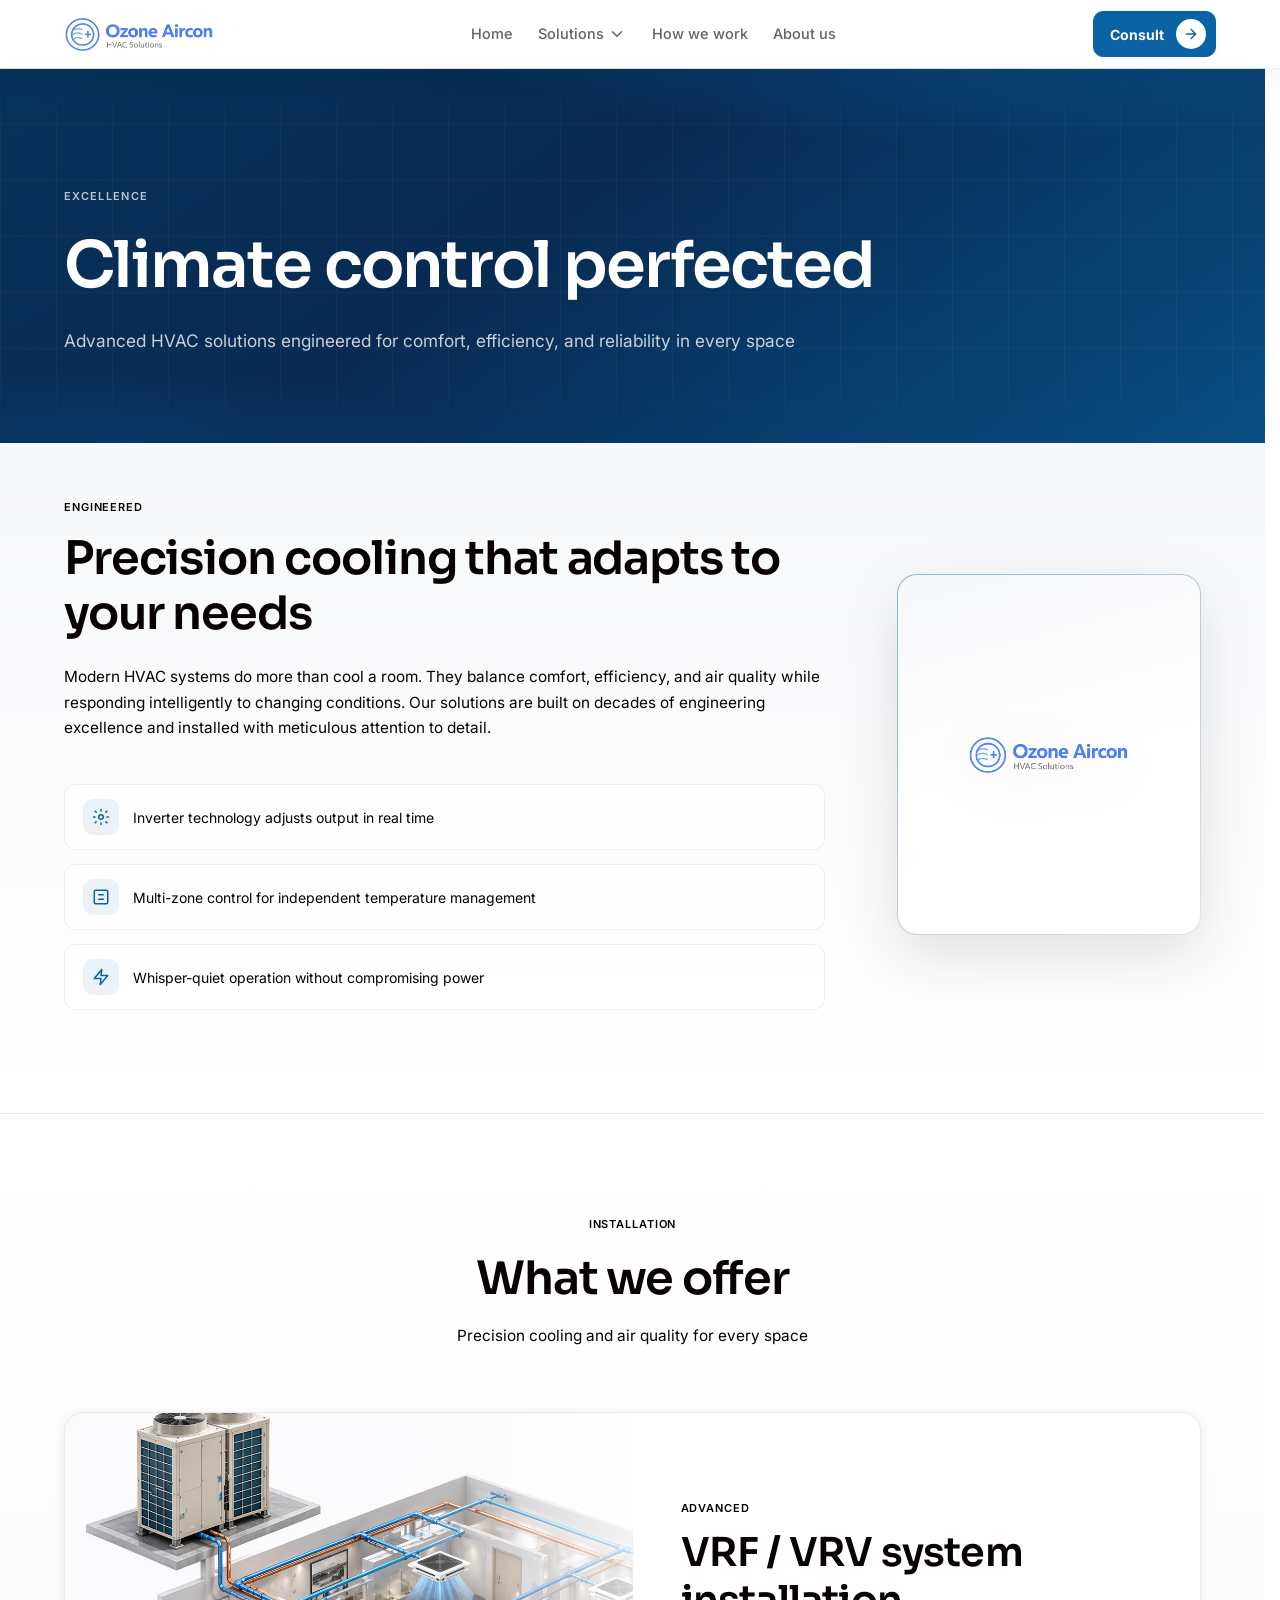
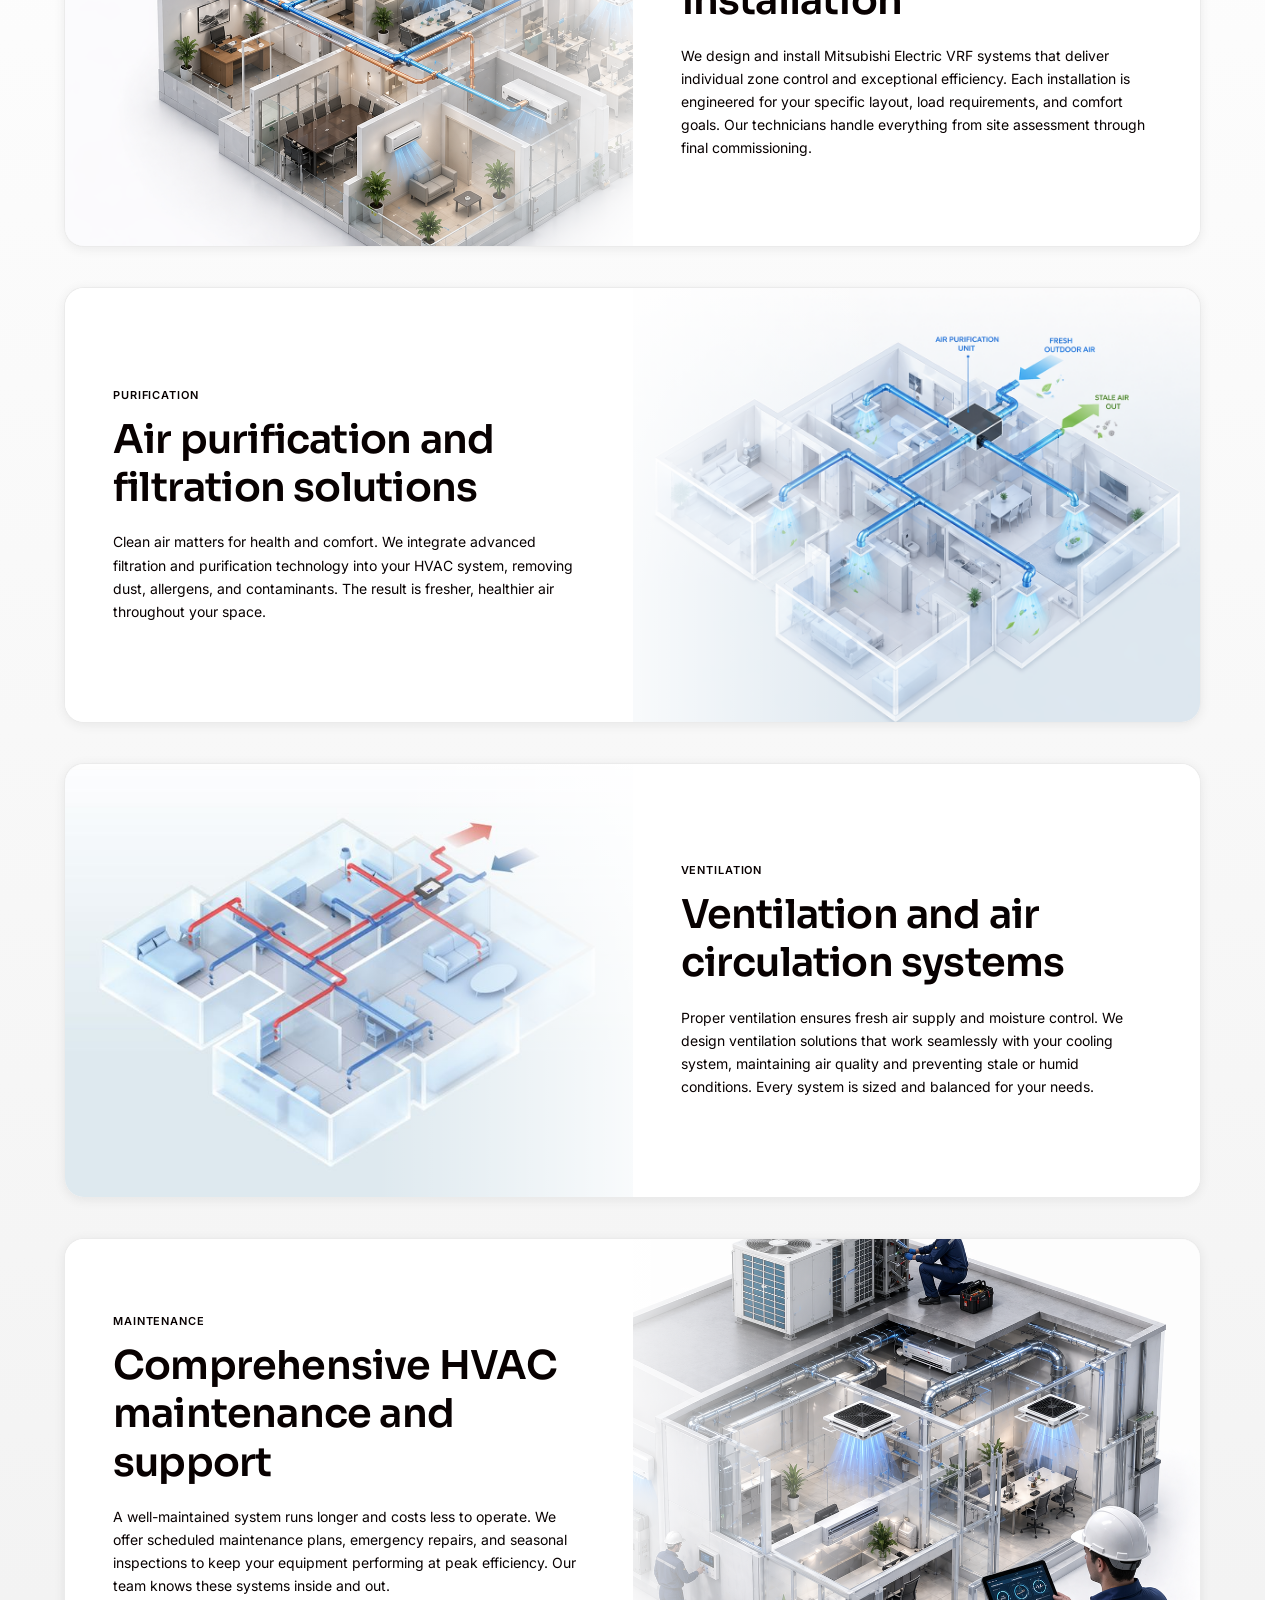
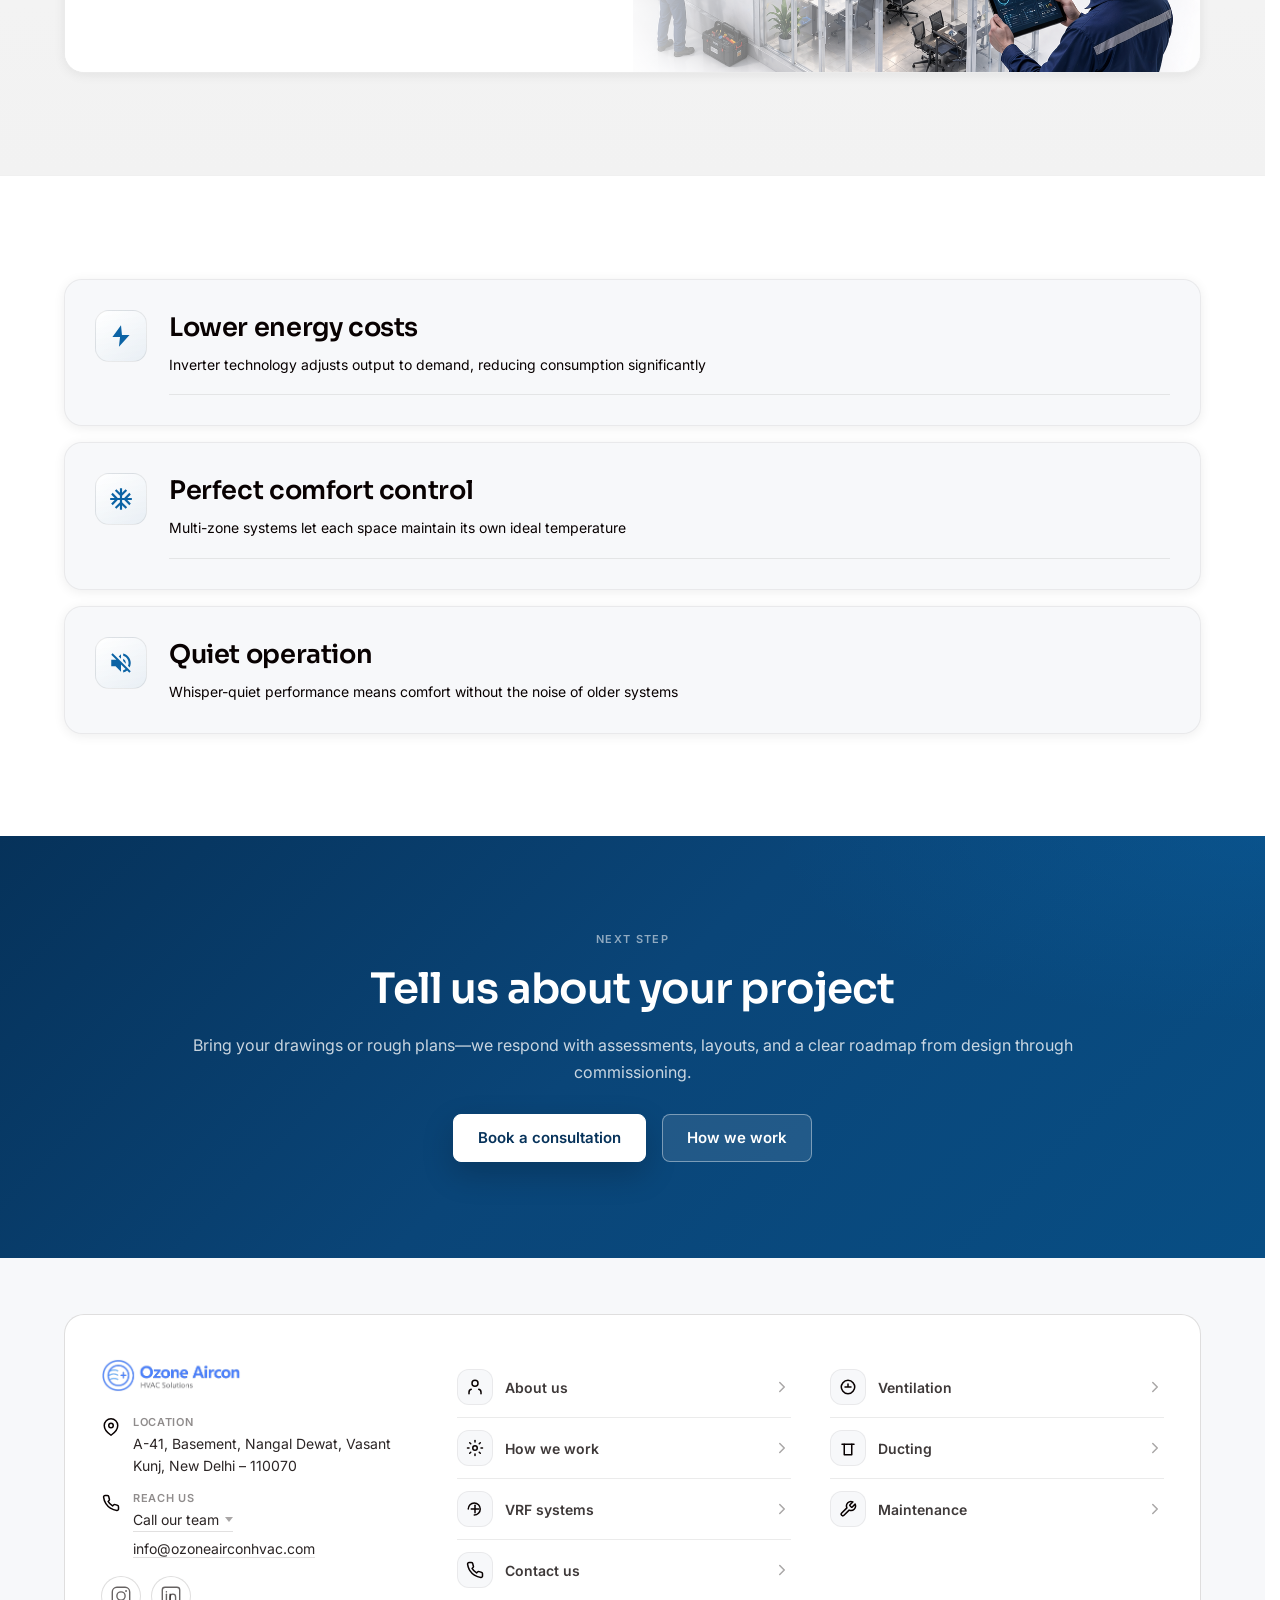
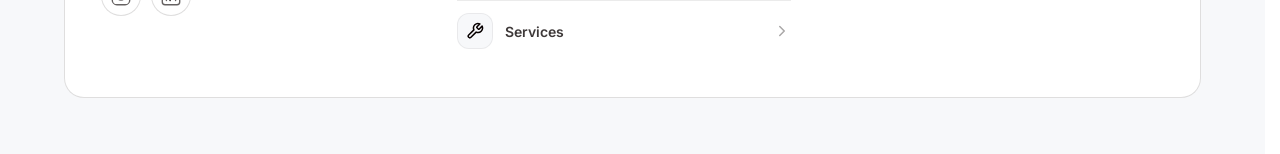
<file: services.html>
<!DOCTYPE html>
<html lang="en">
<head>
  <meta charset="UTF-8" />
  <meta name="viewport" content="width=device-width, initial-scale=1.0, viewport-fit=cover" />
  <link rel="icon" type="image/png" sizes="48x48" href="/favicon-48.png?v=8" />
  <link rel="icon" type="image/png" sizes="96x96" href="/favicon-96.png?v=8" />
  <link rel="icon" type="image/png" sizes="192x192" href="/favicon-192.png?v=8" />
  <link rel="shortcut icon" type="image/png" href="/favicon-48.png?v=8" />
  <link rel="icon" href="/favicon.ico?v=8" sizes="any" />
  <link rel="icon" type="image/png" href="/favicon.png?v=8" />
  <link rel="apple-touch-icon" href="/favicon-192.png?v=8" />
  <script>
    (function () {
      var l = document.createElement('link');
      l.rel = 'manifest';
      l.href = location.origin + '/site.webmanifest?v=8';
      document.head.appendChild(l);
    })();
  </script>
  <meta name="description" content="Ozone Aircon services: HVAC design and installation, VRF/VRV, chillers, ductwork, ventilation, maintenance, and consultancy for homes and businesses across Delhi NCR." />
  <meta name="robots" content="index, follow" />
  <link rel="canonical" href="https://ozoneairconhvac.com/services.html" />
  <meta property="og:type" content="website" />
  <meta property="og:site_name" content="Ozone Aircon" />
  <meta property="og:title" content="Services — Ozone Aircon" />
  <meta property="og:description" content="Ozone Aircon services: HVAC design and installation, VRF/VRV, chillers, ductwork, ventilation, maintenance, and consultancy for homes and businesses across Delhi NCR." />
  <meta property="og:url" content="https://ozoneairconhvac.com/services.html" />
  <meta property="og:image" content="https://ozoneairconhvac.com/public/images/logo.png" />
  <meta property="og:locale" content="en_IN" />
  <meta name="twitter:card" content="summary_large_image" />
  <meta name="twitter:title" content="Services — Ozone Aircon" />
  <meta name="twitter:description" content="Ozone Aircon services: HVAC design and installation, VRF/VRV, chillers, ductwork, ventilation, maintenance, and consultancy for homes and businesses across Delhi NCR." />
  <meta name="twitter:image" content="https://ozoneairconhvac.com/public/images/logo.png" />
  <script type="application/ld+json">
  {
    "@context": "https://schema.org",
    "@graph": [
      {
        "@type": "BreadcrumbList",
        "@id": "https://ozoneairconhvac.com/services.html#breadcrumb",
        "itemListElement": [
          { "@type": "ListItem", "position": 1, "name": "Home", "item": "https://ozoneairconhvac.com/" },
          { "@type": "ListItem", "position": 2, "name": "Services", "item": "https://ozoneairconhvac.com/services.html" }
        ]
      },
      {
        "@type": "WebPage",
        "@id": "https://ozoneairconhvac.com/services.html#webpage",
        "url": "https://ozoneairconhvac.com/services.html",
        "name": "Services — Ozone Aircon",
        "description": "Ozone Aircon services: HVAC design and installation, VRF/VRV, chillers, ductwork, ventilation, maintenance, and consultancy for homes and businesses across Delhi NCR.",
        "isPartOf": { "@id": "https://ozoneairconhvac.com/#website" }
      },
      {
        "@type": "ItemList",
        "@id": "https://ozoneairconhvac.com/services.html#offerings",
        "itemListElement": [
          { "@type": "ListItem", "position": 1, "url": "https://ozoneairconhvac.com/vrf-system.html", "name": "VRV / VRF systems" },
          { "@type": "ListItem", "position": 2, "url": "https://ozoneairconhvac.com/indoor-units.html", "name": "Indoor units" },
          { "@type": "ListItem", "position": 3, "url": "https://ozoneairconhvac.com/chiller-plant.html", "name": "Chiller plant" },
          { "@type": "ListItem", "position": 4, "url": "https://ozoneairconhvac.com/ventilation.html", "name": "Ventilation" },
          { "@type": "ListItem", "position": 5, "url": "https://ozoneairconhvac.com/ductwork-design.html", "name": "Ductwork design" },
          { "@type": "ListItem", "position": 6, "url": "https://ozoneairconhvac.com/tfas.html", "name": "Treated fresh air (TFA)" },
          { "@type": "ListItem", "position": 7, "url": "https://ozoneairconhvac.com/hvac-consultancy.html", "name": "HVAC consultancy and design" },
          { "@type": "ListItem", "position": 8, "url": "https://ozoneairconhvac.com/hvac-maintainence.html", "name": "Maintenance and after-sales" }
        ]
      }
    ]
  }
  </script>
  <title>Services — Ozone Aircon</title>
  <link rel="preconnect" href="https://fonts.googleapis.com" />
  <link rel="preconnect" href="https://fonts.gstatic.com" crossorigin />
  <link href="https://fonts.googleapis.com/css2?family=Inter:wght@400;500;600;700&family=Sora:wght@600&display=swap" rel="stylesheet" />
  <style>
    /* ════════════════════════════════════════════
       DESIGN TOKENS (aligned with Home)
    ════════════════════════════════════════════ */
    :root {
      --white:   #FFFFFF;
      --black:   #080101;
      --blue:    #0B63A5;
      --blue-dark:  #084E84;
      --blue-deep:  #06325A;
      --gray-bg: #F2F2F2;
      --gray-soft:  #F7F8FA;
      --border:  rgba(8,1,1,0.13);
      --font-sora:  'Sora', sans-serif;
      --font-inter: 'Inter', sans-serif;

      --section-pad-v: clamp(64px, 8vw, 120px);
      --section-pad-h: clamp(20px, 5vw, 96px);
      --container-gap: clamp(40px, 5.5vw, 88px);
      --shadow-sm: 0 2px 12px rgba(8,1,1,0.07);
      --shadow-md: 0 8px 32px rgba(8,1,1,0.10);
      --shadow-lg: 0 20px 60px rgba(8,1,1,0.12);
      --nav-bar-h: 68px;
    }

    /* ════════════════════════════════════════════
       RESET & BASE
    ════════════════════════════════════════════ */
    *, *::before, *::after { box-sizing: border-box; margin: 0; padding: 0; }
    html { font-size: 93.75%; scroll-behavior: smooth; overflow-x: clip; scrollbar-gutter: stable; }
    body {
      font-family: var(--font-inter);
      background: var(--white); color: var(--black);
      width: 100%; max-width: none; margin-inline: auto; overflow-x: clip;
    }
    a { text-decoration: none; color: inherit; }
    img { display: block; max-width: 100%; height: auto; }
    button { cursor: pointer; font-family: inherit; }

    /* ════════════════════════════════════════════
       TYPOGRAPHY
    ════════════════════════════════════════════ */
    .h1 { font-family: var(--font-sora); font-weight: 600; font-size: clamp(36px,5vw,72px); line-height: 115%; letter-spacing: -0.025em; }
    .h2 { font-family: var(--font-sora); font-weight: 600; font-size: clamp(28px,3.6vw,52px); line-height: 118%; letter-spacing: -0.025em; }
    .h3 { font-family: var(--font-sora); font-weight: 600; font-size: clamp(22px,3.1vw,44px); line-height: 122%; letter-spacing: -0.02em; }
    .h5 { font-family: var(--font-sora); font-weight: 600; font-size: clamp(20px,2vw,28px); line-height: 138%; letter-spacing: -0.015em; }
    .tagline  { font-family: var(--font-inter); font-weight: 600; font-size: 11px; letter-spacing: 0.08em; text-transform: uppercase; line-height: 150%; color: var(--blue); }
    .text-md  { font-family: var(--font-inter); font-weight: 400; font-size: clamp(14px,1.2vw,17px); line-height: 165%; }
    .text-reg { font-family: var(--font-inter); font-weight: 400; font-size: 14px; line-height: 165%; }
    .text-sm  { font-family: var(--font-inter); font-weight: 400; font-size: 12px; line-height: 150%; }
    .text-sm-bold { font-family: var(--font-inter); font-weight: 600; font-size: 12px; line-height: 150%; }
    .text-sm-link { font-family: var(--font-inter); font-weight: 400; font-size: 12px; line-height: 150%; text-decoration: underline; }

    /* ════════════════════════════════════════════
       BUTTONS (same system as Home)
    ════════════════════════════════════════════ */
    .btn-primary, .btn-secondary, .btn-primary-sm {
      display: inline-flex; align-items: center; justify-content: center;
      gap: 8px; border-radius: 8px; cursor: pointer;
      font-family: var(--font-inter); font-weight: 600;
      font-size: 15px; line-height: 150%; text-decoration: none;
      white-space: nowrap;
    }
    .btn-primary    { padding: 12px 24px; background: var(--blue); color: var(--white); border: 1.5px solid var(--blue); }
    .btn-secondary  { padding: 12px 24px; background: transparent; color: var(--black); border: 1.5px solid var(--border); }
    .btn-primary-sm { padding: 8px 18px; background: var(--blue); color: var(--white); border: 1.5px solid var(--blue); }
    .btn-link {
      display: inline-flex; align-items: center; gap: 6px;
      background: none; border: none; padding: 0;
      font-family: var(--font-inter); font-weight: 500; font-size: clamp(14px,1.1vw,16px);
      color: var(--black); cursor: pointer; text-decoration: none; line-height: 150%;
    }
    .btn-link svg { width: 18px; height: 18px; stroke: var(--black); flex-shrink: 0; transition: transform 0.2s ease; }
    .btn-link:hover svg { transform: translateX(3px); }

    /* ════════════════════════════════════════════
       NAVBAR (same as Home)
    ════════════════════════════════════════════ */
    .nav-shell {
      position: sticky; top: 0; z-index: 100;
      padding: 0 var(--section-pad-h);
      background: rgba(255,255,255,0.82);
      backdrop-filter: blur(12px) saturate(1.25);
      border-bottom: 1px solid rgba(8,1,1,0.06);
      box-shadow: 0 10px 26px rgba(8,1,1,0.06);
    }
    .nav-shell.scrolled {
      background: rgba(255,255,255,0.92);
      border-bottom: 1px solid rgba(8,1,1,0.08);
    }
    .navbar-inner {
      display: flex; flex-direction: row;
      align-items: center; justify-content: space-between; gap: 16px;
      min-height: var(--nav-bar-h);
      padding: 0;
    }
    .navbar-brand {
      display: flex; flex-direction: row; align-items: center; gap: 12px;
      text-decoration: none; color: inherit;
      flex-shrink: 0;
    }
    .navbar-logo {
      height: 52px; width: auto; max-width: 150px;
      object-fit: contain; border-radius: 10px;
      flex-shrink: 0;
    }
    .nav-links {
      display: flex; flex-direction: row; align-items: center;
      gap: clamp(14px, 2vw, 28px);
      flex: 1; justify-content: center; min-width: 0;
    }
    .nav-link {
      display: flex; align-items: center; gap: 4px;
      color: rgba(8,1,1,0.62); text-decoration: none;
      font-family: var(--font-inter); font-weight: 500;
      font-size: 14.5px; line-height: 150%; white-space: nowrap;
    }
    .nav-link.active { color: var(--blue); font-weight: 600; }
    .nav-consult {
      display: inline-flex; align-items: center; gap: 12px;
      padding: 7px 9px 7px 16px;
      background: var(--blue); color: var(--white);
      border-radius: 10px; text-decoration: none;
      font-family: var(--font-inter); font-weight: 700; font-size: 14px;
      border: 1.5px solid var(--blue);
      transition: transform 0.22s ease, box-shadow 0.22s ease;
    }
    .nav-consult:hover {
      transform: translateY(-2px);
      box-shadow: 0 8px 24px rgba(11,99,165,0.38);
    }
    .nav-consult-icon {
      width: 30px; height: 30px; border-radius: 50%;
      background: var(--white);
      display: flex; align-items: center; justify-content: center;
      flex-shrink: 0;
    }
    .nav-consult-icon svg { width: 16px; height: 16px; stroke: var(--blue); }
    .nav-hamburger {
      display: none; flex-direction: column;
      justify-content: center; align-items: center;
      width: 42px; height: 42px; gap: 5px;
      background: var(--gray-soft); border: 1px solid var(--border);
      border-radius: 10px; cursor: pointer; padding: 0;
      margin-left: auto;
    }
    .nav-hamburger span { display: block; width: 22px; height: 2px; background: var(--black); border-radius: 2px; transition: all 0.22s ease; }
    .nav-hamburger.open span:nth-child(1) { transform: translateY(7px) rotate(45deg); }
    .nav-hamburger.open span:nth-child(2) { opacity: 0; }
    .nav-hamburger.open span:nth-child(3) { transform: translateY(-7px) rotate(-45deg); }
    .mobile-menu {
      display: none; position: fixed;
      top: calc(12px + var(--nav-bar-h) + 10px + 8px);
      left: 0; right: 0;
      background: var(--white); border-bottom: 1px solid var(--border);
      z-index: 99; padding: 8px 0 16px;
      max-height: calc(100vh - 100px); overflow-y: auto;
    }
    .mobile-menu.open { display: block; }
    .mobile-nav-link {
      display: block; padding: 12px clamp(16px,4vw,24px);
      color: var(--black); text-decoration: none;
      font-family: var(--font-inter); font-weight: 400; font-size: 16px;
      border-bottom: 1px solid var(--border);
    }
    .mobile-nav-link:last-child { border-bottom: none; }
    .mobile-solutions-toggle {
      display: flex; justify-content: space-between; align-items: center;
      padding: 12px clamp(16px,4vw,24px);
      width: 100%; background: none; border: none; border-bottom: 1px solid var(--border);
      color: var(--black); font-family: var(--font-inter);
      font-weight: 400; font-size: 16px; cursor: pointer; text-align: left;
    }
    .mobile-solutions-toggle svg { width: 18px; height: 18px; transition: transform 0.22s; }
    .mobile-solutions-toggle.open svg { transform: rotate(180deg); }
    .mobile-solutions-list { display: none; background: var(--gray-bg); padding: 8px clamp(16px,4vw,24px); }
    .mobile-solutions-list.open { display: block; }
    .mobile-solution-item {
      display: block; padding: 10px 0; color: var(--black); text-decoration: none;
      font-family: var(--font-inter); font-weight: 500; font-size: 14px;
      border-bottom: 1px solid var(--border);
    }
    .mobile-solution-item:last-child { border-bottom: none; }
    .mobile-cta { padding: 16px clamp(16px,4vw,24px); }
    .mobile-cta .btn-primary { width: 100%; justify-content: center; }

    /* Solutions dropdown */
    .nav-solutions { position: relative; }
    .nav-solutions-btn {
      display: flex; align-items: center; gap: 4px;
      background: none; border: none; cursor: pointer;
      color: rgba(8,1,1,0.62); font-family: var(--font-inter);
      font-weight: 500; font-size: 14.5px; line-height: 150%;
      padding: 0; white-space: nowrap;
    }
    .nav-solutions-btn svg { width: 18px; height: 18px; flex-shrink: 0; transition: transform 0.22s ease; stroke: currentColor; }
    .nav-solutions-btn.open svg { transform: rotate(180deg); }
    .solutions-dropdown {
      display: none; position: absolute;
      top: calc(100% + 14px); left: 50%;
      transform: translateX(-50%);
      width: min(640px, 94vw);
      background: var(--white);
      border: 1px solid var(--border);
      border-radius: 12px; padding: 24px 24px 20px; z-index: 200;
      box-shadow: var(--shadow-md);
    }
    .solutions-dropdown.open { display: block; }
    .solutions-dropdown-header {
      font-family: var(--font-inter); font-weight: 600;
      font-size: 11px; line-height: 150%; letter-spacing: 0.08em;
      text-transform: uppercase; color: rgba(8,1,1,0.4); margin-bottom: 14px;
    }
    .solutions-grid { display: grid; grid-template-columns: 1fr 1fr; gap: 4px; }
    .solution-item {
      display: flex; align-items: flex-start; gap: 12px;
      padding: 11px 12px; border-radius: 8px;
      cursor: pointer; text-decoration: none;
      transition: background 0.15s ease;
    }
    .solution-item:hover { background: var(--gray-bg); }
    .solution-icon {
      width: 34px; height: 34px; border-radius: 7px;
      background: var(--gray-bg);
      display: flex; align-items: center; justify-content: center; flex-shrink: 0;
    }
    .solution-icon svg { width: 17px; height: 17px; stroke: var(--black); }
    .solution-text { display: flex; flex-direction: column; gap: 2px; }
    .solution-title { font-family: var(--font-inter); font-weight: 600; font-size: 13px; line-height: 150%; color: var(--black); }
    .solution-subtitle { font-family: var(--font-inter); font-weight: 400; font-size: 11px; line-height: 150%; color: rgba(8,1,1,0.5); }
    .solutions-dropdown-divider { height: 1px; background: var(--border); margin: 14px 0; }
    .solutions-footer { display: flex; align-items: center; justify-content: flex-end; }
    .solutions-footer-link {
      font-family: var(--font-inter); font-weight: 600; font-size: 12px;
      color: var(--blue); text-decoration: none;
      display: flex; align-items: center; gap: 4px;
    }
    .solutions-footer-link svg { width: 13px; height: 13px; stroke: var(--blue); }

    /* ════════════════════════════════════════════
       PAGE HERO (aligned with Home / About)
    ════════════════════════════════════════════ */
    .about-hero {
      position: relative; overflow: hidden;
      padding: clamp(72px, 10vw, 120px) var(--section-pad-h) clamp(56px, 7vw, 88px);
      background: linear-gradient(145deg, var(--blue-deep) 0%, #082a52 42%, var(--blue-dark) 100%);
      color: var(--white);
    }
    .about-hero::before {
      content: ''; position: absolute; inset: 0;
      background:
        radial-gradient(ellipse 80% 55% at 78% -10%, rgba(11,99,165,0.45) 0%, transparent 55%),
        radial-gradient(ellipse 50% 40% at 10% 100%, rgba(11,99,165,0.22) 0%, transparent 50%);
      pointer-events: none;
    }
    .about-hero::after {
      content: ''; position: absolute; inset: 0; opacity: 0.07;
      background-image:
        linear-gradient(rgba(255,255,255,0.5) 1px, transparent 1px),
        linear-gradient(90deg, rgba(255,255,255,0.5) 1px, transparent 1px);
      background-size: 56px 56px;
      pointer-events: none;
      mask-image: linear-gradient(to bottom, transparent, black 18%, black 82%, transparent);
    }
    .about-hero-inner {
      position: relative; z-index: 1;
      max-width: min(1320px, 100%);
      display: flex; flex-direction: column;
      gap: clamp(18px, 3vw, 26px);
    }
    .about-hero-tag { color: rgba(255,255,255,0.72) !important; letter-spacing: 0.12em; }
    .about-hero-title {
      font-family: var(--font-sora); font-weight: 600;
      font-size: clamp(38px, 5vw, 68px);
      line-height: 108%; letter-spacing: -0.03em;
      color: var(--white);
    }
    .about-hero-lead {
      max-width: min(920px, 100%);
      font-size: clamp(15px, 1.35vw, 18px);
      line-height: 170%;
      color: rgba(255,255,255,0.78);
    }
    .tagline-wrapper { display: flex; align-items: center; }

    /* ════════════════════════════════════════════
       ENGINEERING — split + branded showcase (logo asset)
    ════════════════════════════════════════════ */
    .section-engineering {
      background: linear-gradient(180deg, var(--gray-soft) 0%, var(--white) 100%);
      padding: clamp(36px, 5vw, 56px) var(--section-pad-h) var(--section-pad-v);
      border-bottom: 1px solid rgba(8,1,1,0.06);
    }
    .engineering-inner {
      width: 100%; max-width: none; margin-inline: auto;
      display: grid;
      grid-template-columns: minmax(0, 1fr) minmax(260px, 0.4fr);
      gap: clamp(36px, 6vw, 72px);
      align-items: center;
    }
    .engineering-left {
      display: flex; flex-direction: column; gap: clamp(28px, 4vw, 40px);
    }
    .engineering-title { display: flex; flex-direction: column; gap: 16px; }
    .feature-list { display: flex; flex-direction: column; gap: 14px; padding: 4px 0 0; }
    .feature-list-item {
      display: flex; align-items: center; gap: 14px;
      padding: 14px 18px;
      background: rgba(255,255,255,0.65);
      border: 1px solid rgba(8,1,1,0.06);
      border-radius: 12px;
      transition: transform 0.22s ease, box-shadow 0.22s ease;
    }
    .feature-list-item:hover {
      transform: translateX(4px);
      box-shadow: var(--shadow-sm);
    }
    .feature-list-icon {
      width: 36px; height: 36px; flex-shrink: 0;
      display: flex; align-items: center; justify-content: center;
      background: rgba(11,99,165,0.08);
      border-radius: 10px;
      color: var(--blue);
    }
    .feature-list-icon svg { width: 18px; height: 18px; stroke: currentColor; }

    .engineering-showcase {
      position: relative;
      border-radius: 20px;
      padding: 1px;
      background: linear-gradient(135deg, rgba(11,99,165,0.45), rgba(8,1,1,0.1));
      box-shadow: var(--shadow-lg);
    }
    .engineering-showcase-inner {
      border-radius: 19px;
      background: linear-gradient(165deg, var(--gray-soft) 0%, var(--white) 55%);
      padding: clamp(32px, 5vw, 48px);
      display: flex; align-items: center; justify-content: center;
      min-height: clamp(240px, 28vw, 360px);
    }
    .engineering-showcase-logo {
      width: min(220px, 78%);
      height: auto;
      object-fit: contain;
      filter: drop-shadow(0 12px 28px rgba(8,1,1,0.12));
      transition: transform 0.5s cubic-bezier(0.22,1,0.36,1);
    }
    .engineering-showcase:hover .engineering-showcase-logo {
      transform: scale(1.03);
    }

    /* ════════════════════════════════════════════
       SERVICES GRID — premium horizontal cards
    ════════════════════════════════════════════ */
    .section-services {
      background: linear-gradient(180deg, var(--white) 0%, var(--gray-bg) 100%);
      padding: var(--section-pad-v) var(--section-pad-h);
    }
    .services-shell { width: 100%; max-width: none; margin-inline: auto; }
    .services-header {
      display: flex; flex-direction: column; align-items: center;
      gap: 18px; text-align: center;
      max-width: 640px; width: 100%;
      margin: 0 auto clamp(40px, 6vw, 64px);
    }
    .services-cards {
      display: flex; flex-direction: column;
      gap: clamp(28px, 4vw, 40px);
    }
    .service-card {
      display: flex; align-items: stretch;
      border-radius: 20px; overflow: hidden;
      border: 1px solid rgba(8,1,1,0.08);
      background: var(--white);
      min-height: clamp(260px, 34vw, 440px);
      box-shadow: var(--shadow-sm);
      transition: transform 0.32s cubic-bezier(0.22,1,0.36,1), box-shadow 0.32s ease;
    }
    .service-card:hover {
      box-shadow: var(--shadow-lg);
      transform: translateY(-4px);
    }
    .service-card-image {
      flex: 0 0 50%; min-width: 0;
      overflow: hidden;
      position: relative;
      background: var(--gray-bg);
    }
    .service-card-image::after {
      content: '';
      position: absolute; inset: 0;
      background: linear-gradient(90deg, transparent 55%, rgba(255,255,255,0.85) 100%);
      pointer-events: none;
      opacity: 0.95;
    }
    .service-card.reverse .service-card-image::after {
      background: linear-gradient(270deg, transparent 55%, rgba(255,255,255,0.85) 100%);
    }
    .service-card-image img {
      position: absolute; inset: 0;
      width: 100%; height: 100%;
      object-fit: cover; display: block;
    }
    .service-card-content {
      flex: 1; display: flex; flex-direction: column;
      justify-content: center; gap: 24px;
      padding: clamp(28px, 4vw, 48px);
      background: var(--white);
      position: relative; z-index: 1;
    }
    .service-card.reverse { flex-direction: row-reverse; }
    .service-card-content-top {
      display: flex; flex-direction: column; gap: 12px;
    }
    .service-card-heading-group { display: flex; flex-direction: column; gap: 18px; }

    /* ════════════════════════════════════════════
       BENEFITS — card stack
    ════════════════════════════════════════════ */
    .section-benefits {
      background: var(--white);
      padding: var(--section-pad-v) var(--section-pad-h);
      border-top: 1px solid rgba(8,1,1,0.06);
    }
    .benefits-inner {
      width: 100%; max-width: none; margin-inline: auto;
      display: flex; flex-direction: column; gap: clamp(28px, 4vw, 36px);
    }
    .benefits-intro {
      display: flex; flex-direction: column; gap: 14px;
      max-width: min(920px, 100%);
    }
    .benefits-list { display: flex; flex-direction: column; gap: 16px; }
    .benefit-item {
      display: flex; gap: 22px; align-items: flex-start;
      padding: clamp(22px, 3vw, 30px);
      background: var(--gray-soft);
      border: 1px solid rgba(8,1,1,0.06);
      border-radius: 18px;
      box-shadow: var(--shadow-sm);
      transition: transform 0.25s ease, box-shadow 0.25s ease;
    }
    .benefit-item:hover {
      transform: translateY(-3px);
      box-shadow: var(--shadow-md);
    }
    .benefit-icon {
      width: 52px; height: 52px; flex-shrink: 0;
      display: flex; align-items: center; justify-content: center;
      background: linear-gradient(145deg, var(--white) 0%, rgba(11,99,165,0.06) 100%);
      border: 1px solid rgba(8,1,1,0.08);
      border-radius: 14px;
      color: var(--blue);
    }
    .benefit-icon svg { width: 26px; height: 26px; fill: currentColor; }
    .benefit-content { display: flex; flex-direction: column; gap: 14px; flex: 1; min-width: 0; }
    .benefit-text-group { display: flex; flex-direction: column; gap: 8px; }
    .benefit-divider {
      height: 1px; background: rgba(8,1,1,0.08); margin-top: 4px;
    }

    /* ════════════════════════════════════════════
       CLOSING CTA (Home-aligned)
    ════════════════════════════════════════════ */
    .section-services-cta {
      padding: clamp(56px, 8vw, 96px) var(--section-pad-h);
      background: linear-gradient(135deg, var(--blue-deep) 0%, #0a4578 48%, var(--blue-dark) 100%);
      position: relative; overflow: hidden;
    }
    .section-services-cta::before {
      content: ''; position: absolute; inset: 0;
      background: radial-gradient(ellipse 70% 80% at 100% 0%, rgba(11,99,165,0.35) 0%, transparent 55%);
      pointer-events: none;
    }
    .services-cta-inner {
      position: relative; z-index: 1;
      width: 100%; max-width: none; margin-inline: auto;
      text-align: center;
      display: flex; flex-direction: column; gap: 18px; align-items: center;
    }
    .services-cta-title {
      font-family: var(--font-sora); font-weight: 600;
      font-size: clamp(26px, 3.6vw, 42px);
      line-height: 118%; color: var(--white);
      letter-spacing: -0.02em;
    }
    .services-cta-lead {
      font-size: clamp(14px, 1.25vw, 17px);
      line-height: 168%;
      color: rgba(255,255,255,0.78);
      max-width: min(880px, 100%);
    }
    .services-cta-eyebrow {
      font-size: 11px; font-weight: 600; letter-spacing: 0.12em;
      text-transform: uppercase;
      color: rgba(255,255,255,0.55);
    }
    .services-cta-actions {
      display: flex; flex-wrap: wrap;
      gap: 12px 16px; justify-content: center;
      margin-top: 10px;
    }
    .section-services-cta .btn-primary {
      background: var(--white); color: var(--blue-deep);
      border-color: var(--white);
      box-shadow: 0 12px 32px rgba(0,0,0,0.2);
    }
    .section-services-cta .btn-primary:hover {
      box-shadow: 0 16px 44px rgba(0,0,0,0.28);
    }
    .section-services-cta .btn-secondary {
      background: rgba(255,255,255,0.1);
      border-color: rgba(255,255,255,0.4);
      color: var(--white);
    }
    .section-services-cta .btn-secondary:hover {
      background: rgba(255,255,255,0.16);
    }

    /* ════════════════════════════════════════════
       FOOTER (same as Home)
    ════════════════════════════════════════════ */
    .footer {
      background: var(--gray-soft);
      padding: clamp(36px,5vw,56px) var(--section-pad-h);
      display: flex; flex-direction: column; gap: 0;
    }
    .footer-main {
      display: grid;
      grid-template-columns: minmax(240px, 0.95fr) 1fr 1fr;
      gap: clamp(24px, 3vw, 44px);
      align-items: start;
      background: var(--white);
      border: 1px solid var(--border);
      border-radius: 20px;
      padding: clamp(22px, 3.2vw, 36px);
    }
    .footer-brand-col { display: flex; flex-direction: column; gap: 16px; min-width: 0; }
    .footer-brand {
      display: inline-flex; flex-direction: row; align-items: center;
      text-decoration: none; color: inherit;
    }
    .footer-logo {
      height: 48px; width: auto; max-width: 140px; object-fit: contain;
      border-radius: 10px; flex-shrink: 0;
    }
    .footer-social { display: flex; flex-direction: row; gap: 10px; align-items: center; }
    .footer-social a { color: rgba(8,1,1,0.78); }
    .footer-social a {
      display: flex; align-items: center; justify-content: center;
      width: 40px; height: 40px; border-radius: 50%;
      border: 1px solid var(--border);
      background: rgba(255,255,255,0.9);
      transition: transform 0.22s ease, color 0.18s ease, border-color 0.18s ease, background 0.18s ease;
    }
    .footer-social a:hover {
      transform: translateY(-2px);
      color: var(--blue);
      border-color: rgba(11,99,165,0.35);
      background: rgba(11,99,165,0.05);
    }
    .footer-contact-block { display: flex; flex-direction: column; gap: 14px; min-width: 0; }
    .footer-contact-row {
      display: flex; flex-direction: row; align-items: flex-start; gap: 12px;
    }
    .footer-contact-icon {
      width: 20px; height: 20px; border-radius: 0; flex-shrink: 0;
      margin-top: 2px;
      display: flex; align-items: center; justify-content: center;
    }
    .footer-contact-icon svg { width: 18px; height: 18px; stroke: var(--blue); fill: none; }
    .footer-contact-label {
      font-family: var(--font-inter); font-weight: 600; font-size: 11px;
      color: rgba(8,1,1,0.45); text-transform: uppercase; letter-spacing: 0.06em;
      display: block; margin-bottom: 4px;
    }
    .footer-contact-value {
      font-family: var(--font-inter); font-weight: 400; font-size: 14px;
      line-height: 155%; color: rgba(8,1,1,0.86);
      margin: 0;
    }
    .footer-contact-value a {
      color: rgba(8,1,1,0.86); text-decoration: none;
      border-bottom: 1px solid rgba(8,1,1,0.12);
      transition: border-color 0.18s ease, color 0.18s ease;
    }
    .footer-contact-value a:hover { color: var(--blue); border-color: rgba(11,99,165,0.35); }

    .footer-phone { margin: 0; width: 100%; max-width: 100%; min-width: 0; }
    .footer-phone-summary {
      font-family: var(--font-inter); font-weight: 400; font-size: 14px;
      line-height: 155%; color: rgba(8,1,1,0.86);
      cursor: pointer;
      list-style: none;
      display: inline-flex; align-items: center; gap: 6px;
      user-select: none;
      border-bottom: 1px solid rgba(8,1,1,0.12);
      padding-bottom: 1px;
      width: fit-content;
      max-width: 100%;
      box-sizing: border-box;
      transition: color 0.18s ease, border-color 0.18s ease;
    }
    .footer-phone-summary::-webkit-details-marker { display: none; }
    .footer-phone-summary::marker { content: ''; }
    .footer-phone-summary::after {
      content: '';
      width: 0; height: 0;
      margin-top: 1px; flex-shrink: 0;
      border-left: 4px solid transparent; border-right: 4px solid transparent;
      border-top: 5px solid rgba(8,1,1,0.35);
      transition: transform 0.18s ease;
    }
    .footer-phone[open] .footer-phone-summary::after { transform: rotate(180deg); }
    .footer-phone-summary:hover {
      color: var(--blue);
      border-bottom-color: rgba(11,99,165,0.35);
    }
    .footer-phone-summary:focus { outline: none; }
    .footer-phone-summary:focus-visible {
      color: var(--blue);
      border-radius: 2px;
      box-shadow: 0 0 0 3px rgba(11,99,165,0.25);
    }
    .footer-phone-options {
      display: flex; flex-direction: column; gap: 8px;
      margin-top: 10px; padding-top: 10px;
      border-top: 1px solid rgba(8,1,1,0.08);
      min-width: 0;
    }
    .footer-phone-link {
      font-family: var(--font-inter); font-weight: 500; font-size: 14px;
      line-height: 150%;
      color: rgba(8,1,1,0.86); text-decoration: none;
      border-bottom: 1px solid rgba(8,1,1,0.12);
      padding-bottom: 1px; align-self: flex-start;
      transition: border-color 0.18s ease, color 0.18s ease;
    }
    .footer-phone-link:hover { color: var(--blue); border-color: rgba(11,99,165,0.35); }

    .footer-links-col { display: flex; flex-direction: column; gap: 0; padding-top: 6px; }
    .footer-link-row {
      display: flex; align-items: center; justify-content: space-between; gap: 12px;
      padding: 12px 0;
      text-decoration: none;
      border-bottom: 1px solid rgba(8,1,1,0.08);
      transition: background 0.18s ease;
    }
    .footer-link-row:last-child { border-bottom: none; }
    .footer-link-left { display: flex; align-items: center; gap: 12px; min-width: 0; }
    .footer-link-icon {
      width: 36px; height: 36px; border-radius: 12px;
      background: var(--gray-soft);
      border: 1px solid rgba(8,1,1,0.06);
      display: flex; align-items: center; justify-content: center;
      flex-shrink: 0;
    }
    .footer-link-icon svg { width: 18px; height: 18px; stroke: var(--blue); }
    .footer-link-text {
      font-family: var(--font-inter); font-weight: 600; font-size: 14px;
      color: rgba(8,1,1,0.78);
      white-space: nowrap; overflow: hidden; text-overflow: ellipsis;
    }
    .footer-link-chevron { width: 18px; height: 18px; flex-shrink: 0; color: rgba(8,1,1,0.35); transition: color 0.18s ease; }
    .footer-link-row:hover { background: rgba(11,99,165,0.04); }
    .footer-link-row:hover .footer-link-text { color: var(--blue); }
    .footer-link-row:hover .footer-link-icon { border-color: rgba(11,99,165,0.18); background: rgba(11,99,165,0.04); }
    .footer-link-row:hover .footer-link-chevron { color: var(--blue); }

    /* ════════════════════════════════════════════
       RESPONSIVE
    ════════════════════════════════════════════ */
    @media (max-width: 1200px) {
      .nav-links { gap: 20px; }
    }
    @media (max-width: 1024px) {
      .engineering-inner { grid-template-columns: 1fr; gap: clamp(36px, 6vw, 52px); }
      .engineering-showcase { max-width: 420px; margin: 0 auto; width: 100%; }
    }
    @media (max-width: 1180px) {
      .footer-main {
        grid-template-columns: 1fr 1fr;
      }
      .footer-brand-col { grid-column: 1 / -1; }
    }
    @media (max-width: 900px) {
      .nav-links, .nav-consult { display: none; }
      .nav-hamburger { display: flex; }
      .solutions-dropdown { width: min(520px, 94vw); }
    }
    @media (max-width: 768px) {
      .service-card, .service-card.reverse { flex-direction: column; min-height: unset; }
      .service-card-image { flex: 0 0 auto; height: clamp(210px, 52vw, 300px); width: 100%; }
      .service-card-image::after {
        opacity: 0;
        background: linear-gradient(180deg, transparent 45%, rgba(255,255,255,1) 100%);
      }
    }
    @media (max-width: 640px) {
      .solutions-dropdown {
        position: fixed;
        top: calc(12px + var(--nav-bar-h) + 10px + 8px);
        left: 8px; right: 8px;
        width: auto; border-radius: 10px;
        transform: translateY(-10px) scale(0.97);
      }
      .solutions-dropdown.open { transform: translateY(0) scale(1); }
      .solutions-grid { grid-template-columns: 1fr; }
      .footer-main { grid-template-columns: 1fr; }
      .benefit-item { flex-direction: column; gap: 16px; }
      .benefit-icon { width: 40px; height: 40px; }
    }
    @media (max-width: 480px) {
      .mobile-cta .btn-primary { width: 100%; justify-content: center; }
      .footer-links-col { padding-top: 0; }
      .btn-primary { width: 100%; justify-content: center; }
      .services-cta-actions .btn-primary,
      .services-cta-actions .btn-secondary { width: 100%; justify-content: center; }
    }

    /* ════════════════════════════════════════════
       PREMIUM ANIMATIONS
    ════════════════════════════════════════════ */
    @keyframes rvUp    { from{opacity:0;transform:translateY(28px)} to{opacity:1;transform:translateY(0)} }
    @keyframes rvLeft  { from{opacity:0;transform:translateX(-30px)} to{opacity:1;transform:translateX(0)} }
    @keyframes rvRight { from{opacity:0;transform:translateX(30px)}  to{opacity:1;transform:translateX(0)} }
    @keyframes rvScale { from{opacity:0;transform:scale(0.94)}       to{opacity:1;transform:scale(1)} }
    @keyframes rvFade  { from{opacity:0} to{opacity:1} }

    .rv, .rv-l, .rv-r, .rv-sc, .rv-fd { opacity:0; }
    .rv.on    { animation: rvUp    0.68s cubic-bezier(0.22,1,0.36,1) both; }
    .rv-l.on  { animation: rvLeft  0.68s cubic-bezier(0.22,1,0.36,1) both; }
    .rv-r.on  { animation: rvRight 0.68s cubic-bezier(0.22,1,0.36,1) both; }
    .rv-sc.on { animation: rvScale 0.55s cubic-bezier(0.22,1,0.36,1) both; }
    .rv-fd.on { animation: rvFade  0.72s ease both; }

    .s1{animation-delay:0.06s!important} .s2{animation-delay:0.13s!important}
    .s3{animation-delay:0.20s!important} .s4{animation-delay:0.27s!important}
    .s5{animation-delay:0.34s!important} .s6{animation-delay:0.41s!important}

    /* Nav underline */
    .nav-link { position:relative; transition:color 0.2s ease !important; }
    .nav-link::after { content:''; position:absolute; bottom:-3px; left:0; width:0; height:1.5px; background:var(--blue); transition:width 0.22s cubic-bezier(0.22,1,0.36,1); }
    .nav-link:hover::after, .nav-link.active::after { width:100%; }
    .nav-link:hover { color:var(--blue) !important; }
    .nav-solutions-btn { transition:color 0.2s ease !important; }
    .nav-solutions-btn:hover { color:var(--blue); }

    /* Button lift (Home) */
    .btn-primary { transition: transform 0.22s ease, box-shadow 0.22s ease !important; }
    .btn-primary:hover { transform: translateY(-2px); box-shadow: 0 8px 28px rgba(11,99,165,0.30) !important; }
    .btn-primary:active { transform: translateY(0) scale(0.98) !important; box-shadow: none !important; }
    .btn-secondary { transition: background 0.22s ease, transform 0.22s ease, box-shadow 0.22s ease !important; }
    .btn-secondary:hover { transform: translateY(-2px); box-shadow: 0 4px 14px rgba(8,1,1,0.09) !important; }
    .btn-secondary:active { transform: translateY(0) scale(0.98) !important; }
    .btn-primary-sm { transition: transform 0.22s ease, box-shadow 0.22s ease !important; }
    .btn-primary-sm:hover { transform: translateY(-2px); box-shadow: 0 6px 18px rgba(11,99,165,0.28) !important; }
    .btn-link { transition: color 0.18s ease !important; }
    .btn-link:hover { color: var(--blue) !important; }

    /* Dropdown */
    .solutions-dropdown {
      display:block !important; visibility:hidden; opacity:0;
      transform:translateX(-50%) translateY(-10px) scale(0.97); transform-origin:top center;
      pointer-events:none;
      transition:opacity .22s ease, transform .22s cubic-bezier(0.22,1,0.36,1), visibility 0s linear .22s;
    }
    .solutions-dropdown.open {
      visibility:visible; opacity:1; transform:translateX(-50%) translateY(0) scale(1); pointer-events:auto;
      transition:opacity .22s ease, transform .22s cubic-bezier(0.22,1,0.36,1), visibility 0s linear 0s;
    }
    .solutions-dropdown.open .solution-item:nth-child(1){animation:rvUp .30s .04s cubic-bezier(0.22,1,0.36,1) both}
    .solutions-dropdown.open .solution-item:nth-child(2){animation:rvUp .30s .08s cubic-bezier(0.22,1,0.36,1) both}
    .solutions-dropdown.open .solution-item:nth-child(3){animation:rvUp .30s .12s cubic-bezier(0.22,1,0.36,1) both}
    .solutions-dropdown.open .solution-item:nth-child(4){animation:rvUp .30s .16s cubic-bezier(0.22,1,0.36,1) both}
    .solutions-dropdown.open .solution-item:nth-child(5){animation:rvUp .30s .20s cubic-bezier(0.22,1,0.36,1) both}
    .solutions-dropdown.open .solution-item:nth-child(6){animation:rvUp .30s .24s cubic-bezier(0.22,1,0.36,1) both}
    .solutions-dropdown.open .solution-item:nth-child(7){animation:rvUp .30s .28s cubic-bezier(0.22,1,0.36,1) both}
    .solutions-dropdown.open .solution-item:nth-child(8){animation:rvUp .30s .32s cubic-bezier(0.22,1,0.36,1) both}
    .solutions-dropdown.open .solution-item:nth-child(9){animation:rvUp .30s .36s cubic-bezier(0.22,1,0.36,1) both}
    .solution-item { transition:background .15s ease, transform .17s ease !important; }
    .solution-item:hover { transform:translateX(3px) !important; }
    .solution-icon { transition:background .18s ease !important; }
    .solution-item:hover .solution-icon { background:rgba(11,99,165,0.1); }

    /* Mobile menu */
    .mobile-menu {
      display:block !important; visibility:hidden; opacity:0; transform:translateY(-10px);
      pointer-events:none;
      transition:opacity .26s ease, transform .26s cubic-bezier(0.22,1,0.36,1), visibility 0s linear .26s;
    }
    .mobile-menu.open {
      visibility:visible; opacity:1; transform:translateY(0); pointer-events:auto;
      transition:opacity .26s ease, transform .26s cubic-bezier(0.22,1,0.36,1), visibility 0s linear 0s;
    }
    .mobile-nav-link { transition:background .15s ease, padding-left .18s ease !important; }
    .mobile-nav-link:hover { background:var(--gray-bg); padding-left:calc(clamp(16px,4vw,24px) + 6px) !important; }
    .mobile-solutions-list {
      display:block !important; visibility:hidden; opacity:0; max-height:0; overflow:hidden;
      pointer-events:none;
      transition:max-height .35s cubic-bezier(0.22,1,0.36,1), opacity .25s ease, visibility 0s linear .25s;
    }
    .mobile-solutions-list.open {
      visibility:visible; opacity:1; max-height:600px; pointer-events:auto;
      transition:max-height .35s cubic-bezier(0.22,1,0.36,1), opacity .25s ease, visibility 0s linear 0s;
    }

    /* Service card imagery */
    .service-card-image img { transition:transform .45s cubic-bezier(0.22,1,0.36,1) !important; }
    .service-card:hover .service-card-image img { transform:scale(1.04); }

    /* Feature list micro-motion */
    .feature-list-item { transition:transform .18s ease !important; }
    .feature-list-item:hover { transform:translateX(3px); }

    /* Footer polish (Home) */
    .footer-social a svg rect,
    .footer-social a svg path,
    .footer-social a svg circle[r="4.5"] { stroke: rgba(8,1,1,0.62); transition: stroke 0.22s ease; }
    .footer-social a svg circle[r="1"] { fill: rgba(8,1,1,0.62); transition: fill 0.22s ease; }
    .footer-social a:hover svg rect,
    .footer-social a:hover svg path,
    .footer-social a:hover svg circle[r="4.5"] { stroke: var(--blue); }
    .footer-social a:hover svg circle[r="1"] { fill: var(--blue); }
    .text-sm-link { transition: color 0.18s ease !important; }
    .text-sm-link:hover { color: var(--blue) !important; }
    .navbar-logo { transition: transform 0.3s cubic-bezier(0.22, 1, 0.36, 1) !important; }
    .navbar-logo:hover { transform: scale(1.03); }
    .footer-logo { transition: transform 0.3s cubic-bezier(0.22, 1, 0.36, 1), opacity 0.2s ease; display: block; }
    .footer-logo:hover { transform: scale(1.04); opacity: 0.82; }

    @media (prefers-reduced-motion:reduce) {
      *, *::before, *::after { animation-duration:.01ms !important; transition-duration:.01ms !important; }
    }
  </style>

  <link rel="stylesheet" href="public/page-loader.css" />
  <link rel="stylesheet" href="public/nav-stability.css" />
  <link rel="stylesheet" href="public/site-mobile-guard.css" />
  <link rel="stylesheet" href="public/mobile-nav-drawer.css" />
</head>
<body>

  
  <!-- Page loader -->
  <div id="page-loader" class="page-loader" aria-busy="true">
    <div class="page-loader__box" role="status">
      <span class="page-loader__sr">Loading...</span>
      <div class="page-loader__ring" aria-hidden="true"></div>
    </div>
  </div>

  <!-- ═══════════════════════════════════════════ -->
  <!-- NAVBAR (same as Home)                      -->
  <!-- ═══════════════════════════════════════════ -->
  <div class="nav-shell">
    <nav class="navbar-inner">
      <a href="index.html" class="navbar-brand">
        <img src="public/images/logo.png" alt="Ozone Aircon" class="navbar-logo" />
      </a>

      <div class="nav-links">
        <a href="index.html" class="nav-link">Home</a>

        <div class="nav-solutions">
          <button type="button" class="nav-solutions-btn" id="solutionsBtn" onclick="toggleSolutions(event)" aria-expanded="false">
            Solutions
            <svg viewBox="0 0 24 24" fill="none" stroke="currentColor" stroke-width="2" stroke-linecap="round" stroke-linejoin="round" aria-hidden="true">
              <polyline points="6 9 12 15 18 9"/>
            </svg>
          </button>

          <div class="solutions-dropdown" id="solutionsDropdown" role="menu">
            <p class="solutions-dropdown-header">Our Services</p>
            <div class="solutions-grid">

              <a href="services.html" class="solution-item" role="menuitem">
                <div class="solution-icon">
                  <svg viewBox="0 0 24 24" fill="none" stroke="currentColor" stroke-width="1.8" stroke-linecap="round" stroke-linejoin="round"><path d="M4 6h16M4 12h16M4 18h10"/></svg>
                </div>
                <div class="solution-text">
                  <span class="solution-title">Services</span>
                  <span class="solution-subtitle">Full HVAC service portfolio</span>
                </div>
              </a>

              <a href="vrf-system.html" class="solution-item" role="menuitem">
                <div class="solution-icon">
                  <svg viewBox="0 0 24 24" fill="none" stroke="currentColor" stroke-width="1.8" stroke-linecap="round" stroke-linejoin="round"><path d="M12 3v1M3 12h1M12 21v-1M21 12h-1"/><circle cx="12" cy="12" r="4"/><path d="M5.6 5.6l.7.7M18.4 5.6l-.7.7M5.6 18.4l.7-.7M18.4 18.4l-.7-.7"/></svg>
                </div>
                <div class="solution-text">
                  <span class="solution-title">VRV / VRF System</span>
                  <span class="solution-subtitle">Variable refrigerant flow systems</span>
                </div>
              </a>

              <a href="indoor-units.html" class="solution-item" role="menuitem">
                <div class="solution-icon">
                  <svg viewBox="0 0 24 24" fill="none" stroke="currentColor" stroke-width="1.8" stroke-linecap="round" stroke-linejoin="round"><rect x="2" y="7" width="20" height="10" rx="2"/><path d="M8 7V5a2 2 0 0 1 2-2h4a2 2 0 0 1 2 2v2"/><line x1="12" y1="12" x2="12" y2="12.5"/></svg>
                </div>
                <div class="solution-text">
                  <span class="solution-title">Indoor Units</span>
                  <span class="solution-subtitle">Split, cassette &amp; concealed units</span>
                </div>
              </a>

              <a href="chiller-plant.html" class="solution-item" role="menuitem">
                <div class="solution-icon">
                  <svg viewBox="0 0 24 24" fill="none" stroke="currentColor" stroke-width="1.8" stroke-linecap="round" stroke-linejoin="round"><rect x="3" y="3" width="18" height="18" rx="2"/><path d="M3 9h18M9 21V9"/></svg>
                </div>
                <div class="solution-text">
                  <span class="solution-title">Chiller Plant</span>
                  <span class="solution-subtitle">Central cooling infrastructure</span>
                </div>
              </a>

              <a href="ventilation.html" class="solution-item" role="menuitem">
                <div class="solution-icon">
                  <svg viewBox="0 0 24 24" fill="none" stroke="currentColor" stroke-width="1.8" stroke-linecap="round" stroke-linejoin="round"><path d="M12 3C6 3 3 9 3 12s3 9 9 9 9-6 9-9-3-9-9-9z"/><path d="M12 8v4M8 12h8"/></svg>
                </div>
                <div class="solution-text">
                  <span class="solution-title">Ventilation</span>
                  <span class="solution-subtitle">Fresh air &amp; circulation systems</span>
                </div>
              </a>

              <a href="ductwork-design.html" class="solution-item" role="menuitem">
                <div class="solution-icon">
                  <svg viewBox="0 0 24 24" fill="none" stroke="currentColor" stroke-width="1.8" stroke-linecap="round" stroke-linejoin="round"><path d="M4 7h16"/><path d="M4 17h16"/><path d="M9 7v10"/><path d="M15 7v10"/></svg>
                </div>
                <div class="solution-text">
                  <span class="solution-title">Ductwork Design</span>
                  <span class="solution-subtitle">Air distribution &amp; specification</span>
                </div>
              </a>

              <a href="tfas.html" class="solution-item" role="menuitem">
                <div class="solution-icon">
                  <svg viewBox="0 0 24 24" fill="none" stroke="currentColor" stroke-width="1.8" stroke-linecap="round" stroke-linejoin="round"><path d="M12 2L2 7l10 5 10-5-10-5zM2 17l10 5 10-5M2 12l10 5 10-5"/></svg>
                </div>
                <div class="solution-text">
                  <span class="solution-title">TFA's</span>
                  <span class="solution-subtitle">Treated fresh air units</span>
                </div>
              </a>

              <a href="hvac-consultancy.html" class="solution-item" role="menuitem">
                <div class="solution-icon">
                  <svg viewBox="0 0 24 24" fill="none" stroke="currentColor" stroke-width="1.8" stroke-linecap="round" stroke-linejoin="round"><path d="M9 11l3 3L22 4"/><path d="M21 12v7a2 2 0 0 1-2 2H5a2 2 0 0 1-2-2V5a2 2 0 0 1 2-2h11"/></svg>
                </div>
                <div class="solution-text">
                  <span class="solution-title">HVAC Consultancy &amp; Design</span>
                  <span class="solution-subtitle">Expert design &amp; engineering</span>
                </div>
              </a>

              <a href="hvac-maintainence.html" class="solution-item" role="menuitem">
                <div class="solution-icon">
                  <svg viewBox="0 0 24 24" fill="none" stroke="currentColor" stroke-width="1.8" stroke-linecap="round" stroke-linejoin="round"><path d="M14.7 6.3a1 1 0 0 0 0 1.4l1.6 1.6a1 1 0 0 0 1.4 0l3.77-3.77a6 6 0 0 1-7.94 7.94l-6.91 6.91a2.12 2.12 0 0 1-3-3l6.91-6.91a6 6 0 0 1 7.94-7.94l-3.76 3.76z"/></svg>
                </div>
                <div class="solution-text">
                  <span class="solution-title">Maintenance &amp; After-Sales</span>
                  <span class="solution-subtitle">Ongoing care &amp; support</span>
                </div>
              </a>

            </div>

            <div class="solutions-dropdown-divider"></div>
            <div class="solutions-footer">
              <a href="contact.html" class="solutions-footer-link">
                Book a consultation
                <svg viewBox="0 0 24 24" fill="none" stroke="currentColor" stroke-width="2" stroke-linecap="round" stroke-linejoin="round" aria-hidden="true"><path d="M5 12h14M12 5l7 7-7 7"/></svg>
              </a>
            </div>
          </div>
        </div>

        <a href="how-we-work.html" class="nav-link">How we work</a>
        <a href="about-us.html" class="nav-link">About us</a>
      </div>

      <a href="contact.html" class="nav-consult">
        Consult
        <span class="nav-consult-icon" aria-hidden="true">
          <svg viewBox="0 0 24 24" fill="none" stroke="currentColor" stroke-width="2" stroke-linecap="round" stroke-linejoin="round"><path d="M5 12h14M12 5l7 7-7 7"/></svg>
        </span>
      </a>

      <button type="button" class="nav-hamburger" id="hamburgerBtn" onclick="toggleMobileMenu()" aria-expanded="false" aria-label="Toggle navigation">
        <span></span><span></span><span></span>
      </button>
    </nav>
  </div>

  <div class="mobile-menu" id="mobileMenu" role="navigation" aria-label="Primary">
    <a href="index.html" class="mobile-nav-link">Home</a>
    <button type="button" class="mobile-solutions-toggle" id="mobileSolutionsBtn" onclick="toggleMobileSolutions()" aria-expanded="false">
      Solutions
      <svg viewBox="0 0 24 24" fill="none" stroke="currentColor" stroke-width="2" stroke-linecap="round" stroke-linejoin="round" aria-hidden="true"><polyline points="6 9 12 15 18 9"/></svg>
    </button>
    <div class="mobile-solutions-list" id="mobileSolutionsList">
      <a href="services.html" class="mobile-solution-item">Services</a>
      <a href="vrf-system.html" class="mobile-solution-item">VRV / VRF System</a>
      <a href="indoor-units.html" class="mobile-solution-item">Indoor Units</a>
      <a href="chiller-plant.html" class="mobile-solution-item">Chiller Plant</a>
      <a href="ventilation.html" class="mobile-solution-item">Ventilation</a>
      <a href="ductwork-design.html" class="mobile-solution-item">Ductwork design</a>
      <a href="tfas.html" class="mobile-solution-item">TFA's</a>
      <a href="hvac-consultancy.html" class="mobile-solution-item">HVAC Consultancy &amp; Design</a>
      <a href="hvac-maintainence.html" class="mobile-solution-item">Maintenance &amp; After-Sales Service</a>
    </div>
    <a href="how-we-work.html" class="mobile-nav-link">How we work</a>
    <a href="about-us.html" class="mobile-nav-link">About us</a>
    <div class="mobile-cta">
      <a href="contact.html" class="btn-primary">Consult</a>
    </div>
  </div>

  <!-- ═══════════════════════════════════════════ -->
  <!-- HERO                                        -->
  <!-- ═══════════════════════════════════════════ -->
  <section class="about-hero" data-nav-scroll-anchor>
    <div class="about-hero-inner">
      <span class="tagline-wrapper"><span class="tagline about-hero-tag">Excellence</span></span>
      <h1 class="about-hero-title">Climate control perfected</h1>
      <p class="about-hero-lead">Advanced HVAC solutions engineered for comfort, efficiency, and reliability in every space</p>
    </div>
  </section>

  <!-- ═══════════════════════════════════════════ -->
  <!-- ENGINEERING                                 -->
  <!-- ═══════════════════════════════════════════ -->
  <section class="section-engineering">
    <div class="engineering-inner">

      <div class="engineering-left">
        <div class="engineering-title">
          <span class="tagline-wrapper"><span class="tagline" style="color:var(--black);">Engineered</span></span>
          <div style="display:flex;flex-direction:column;gap:clamp(18px,2.5vw,24px);">
            <h2 class="h2" style="color:var(--black);">Precision cooling that adapts to your needs</h2>
            <p class="text-md" style="color:var(--black);">Modern HVAC systems do more than cool a room. They balance comfort, efficiency, and air quality while responding intelligently to changing conditions. Our solutions are built on decades of engineering excellence and installed with meticulous attention to detail.</p>
          </div>
        </div>
        <ul class="feature-list">
          <li class="feature-list-item">
            <div class="feature-list-icon">
              <svg viewBox="0 0 24 24" fill="none" stroke="currentColor" stroke-width="2" stroke-linecap="round" stroke-linejoin="round"><circle cx="12" cy="12" r="3"/><path d="M12 2v2M12 20v2M4.22 4.22l1.42 1.42M18.36 18.36l1.42 1.42M2 12h2M20 12h2M4.22 19.78l1.42-1.42M18.36 5.64l1.42-1.42"/></svg>
            </div>
            <span class="text-reg" style="color:var(--black);">Inverter technology adjusts output in real time</span>
          </li>
          <li class="feature-list-item">
            <div class="feature-list-icon">
              <svg viewBox="0 0 24 24" fill="none" stroke="currentColor" stroke-width="2" stroke-linecap="round" stroke-linejoin="round"><rect x="3" y="3" width="18" height="18" rx="2"/><path d="M9 9h6M9 15h6"/></svg>
            </div>
            <span class="text-reg" style="color:var(--black);">Multi-zone control for independent temperature management</span>
          </li>
          <li class="feature-list-item">
            <div class="feature-list-icon">
              <svg viewBox="0 0 24 24" fill="none" stroke="currentColor" stroke-width="2" stroke-linecap="round" stroke-linejoin="round"><polygon points="13 2 3 14 12 14 11 22 21 10 12 10 13 2"/></svg>
            </div>
            <span class="text-reg" style="color:var(--black);">Whisper-quiet operation without compromising power</span>
          </li>
        </ul>
      </div>

      <aside class="engineering-showcase">
        <div class="engineering-showcase-inner">
          <img src="public/images/logo.png" alt="Ozone Aircon — commercial and residential HVAC services overview" class="engineering-showcase-logo" width="400" height="120" loading="lazy" decoding="async" />
        </div>
      </aside>

    </div>
  </section>

  <!-- ═══════════════════════════════════════════ -->
  <!-- SERVICES GRID  (gray bg)                  -->
  <!-- ═══════════════════════════════════════════ -->
  <section class="section-services">
    <div class="services-shell">

    <div class="services-header">
      <span class="tagline" style="color:var(--black);text-align:center;">Installation</span>
      <h2 class="h2" style="color:var(--black);text-align:center;">What we offer</h2>
      <p class="text-md" style="color:var(--black);text-align:center;max-width:min(900px,92%);">Precision cooling and air quality for every space</p>
    </div>

    <div class="services-cards">

      <!-- Card 1: Image left — VRF/VRV -->
      <div class="service-card">
        <div class="service-card-image">
          <img src="public/images/service-vrf.png" alt="VRF VRV System Installation" loading="lazy" />
        </div>
        <div class="service-card-content">
          <div class="service-card-content-top">
            <span class="tagline" style="color:var(--black);">Advanced</span>
            <div class="service-card-heading-group">
              <h3 class="h3" style="color:var(--black);">VRF / VRV system installation</h3>
              <p class="text-reg" style="color:var(--black);">We design and install Mitsubishi Electric VRF systems that deliver individual zone control and exceptional efficiency. Each installation is engineered for your specific layout, load requirements, and comfort goals. Our technicians handle everything from site assessment through final commissioning.</p>
            </div>
          </div>
        </div>
      </div>

      <!-- Card 2: Image right — Air purification -->
      <div class="service-card reverse">
        <div class="service-card-image">
          <img src="public/images/service-purification.png" alt="Air Purification and Filtration" loading="lazy" />
        </div>
        <div class="service-card-content" style="background:var(--white);">
          <div class="service-card-content-top">
            <span class="tagline" style="color:var(--black);">Purification</span>
            <div class="service-card-heading-group">
              <h3 class="h3" style="color:var(--black);">Air purification and filtration solutions</h3>
              <p class="text-reg" style="color:var(--black);">Clean air matters for health and comfort. We integrate advanced filtration and purification technology into your HVAC system, removing dust, allergens, and contaminants. The result is fresher, healthier air throughout your space.</p>
            </div>
          </div>
        </div>
      </div>

      <!-- Card 3: Image left — Ventilation -->
      <div class="service-card">
        <div class="service-card-image">
          <img src="public/images/service-ventilation.png" alt="Ventilation and Air Circulation" loading="lazy" />
        </div>
        <div class="service-card-content">
          <div class="service-card-content-top">
            <span class="tagline" style="color:var(--black);">Ventilation</span>
            <div class="service-card-heading-group">
              <h3 class="h3" style="color:var(--black);">Ventilation and air circulation systems</h3>
              <p class="text-reg" style="color:var(--black);">Proper ventilation ensures fresh air supply and moisture control. We design ventilation solutions that work seamlessly with your cooling system, maintaining air quality and preventing stale or humid conditions. Every system is sized and balanced for your needs.</p>
            </div>
          </div>
        </div>
      </div>

      <!-- Card 4: Image right — Maintenance -->
      <div class="service-card reverse">
        <div class="service-card-image">
          <img src="public/images/service-maintenance.png" alt="HVAC Maintenance and Support" loading="lazy" />
        </div>
        <div class="service-card-content" style="background:var(--white);">
          <div class="service-card-content-top">
            <span class="tagline" style="color:var(--black);">Maintenance</span>
            <div class="service-card-heading-group">
              <h3 class="h3" style="color:var(--black);">Comprehensive HVAC maintenance and support</h3>
              <p class="text-reg" style="color:var(--black);">A well-maintained system runs longer and costs less to operate. We offer scheduled maintenance plans, emergency repairs, and seasonal inspections to keep your equipment performing at peak efficiency. Our team knows these systems inside and out.</p>
            </div>
          </div>
        </div>
      </div>

    </div>
    </div>
  </section>

  <!-- ═══════════════════════════════════════════ -->
  <!-- BENEFITS                                    -->
  <!-- ═══════════════════════════════════════════ -->
  <section class="section-benefits">
    <div class="benefits-inner">

    <div class="benefits-list">

      <!-- Benefit 1: Lower energy costs -->
      <div class="benefit-item">
        <div class="benefit-icon">
          <!-- energy / lightning bolt -->
          <svg viewBox="0 0 24 24" fill="currentColor" xmlns="http://www.w3.org/2000/svg"><path d="M11.9999 2L4.09961 13H11.0996L10.0996 22L19.8996 11H12.8996L11.9999 2Z"/></svg>
        </div>
        <div class="benefit-content">
          <div class="benefit-text-group">
            <h5 class="h5" style="color:var(--black);">Lower energy costs</h5>
            <p class="text-reg" style="color:var(--black);">Inverter technology adjusts output to demand, reducing consumption significantly</p>
          </div>
          <div class="benefit-divider"></div>
        </div>
      </div>

      <!-- Benefit 2: Perfect comfort control -->
      <div class="benefit-item">
        <div class="benefit-icon">
          <!-- ac unit / snowflake -->
          <svg viewBox="0 0 24 24" fill="currentColor" xmlns="http://www.w3.org/2000/svg"><path d="M22 11H17.83L21.07 7.76L19.66 6.34L15 11H13V9L17.66 4.34L16.25 2.93L13 6.17V2H11V6.17L7.75 2.93L6.34 4.34L11 9V11H9L4.34 6.34L2.93 7.75L6.17 11H2V13H6.17L2.93 16.25L4.34 17.66L9 13H11V15L6.34 19.66L7.75 21.07L11 17.83V22H13V17.83L16.25 21.07L17.66 19.66L13 15V13H15L19.66 17.66L21.07 16.25L17.83 13H22V11Z"/></svg>
        </div>
        <div class="benefit-content">
          <div class="benefit-text-group">
            <h5 class="h5" style="color:var(--black);">Perfect comfort control</h5>
            <p class="text-reg" style="color:var(--black);">Multi-zone systems let each space maintain its own ideal temperature</p>
          </div>
          <div class="benefit-divider"></div>
        </div>
      </div>

      <!-- Benefit 3: Quiet operation -->
      <div class="benefit-item">
        <div class="benefit-icon">
          <!-- noise control / sound wave muted -->
          <svg viewBox="0 0 24 24" fill="currentColor" xmlns="http://www.w3.org/2000/svg"><path d="M16.5 12A4.5 4.5 0 0 0 14 7.97V10.18L16.45 12.63C16.49 12.43 16.5 12.22 16.5 12ZM19 12C19 12.94 18.8 13.82 18.46 14.64L19.97 16.15C20.63 14.91 21 13.5 21 12C21 7.72 18.01 4.14 14 3.23V5.29C16.89 6.15 19 8.83 19 12ZM4.27 3L3 4.27L7.73 9H3V15H7L12 20V13.27L16.25 17.52C15.58 18.04 14.83 18.45 14 18.7V20.76C15.38 20.45 16.63 19.82 17.68 18.96L19.73 21L21 19.73L12 10.73L4.27 3ZM12 4L9.91 6.09L12 8.18V4Z"/></svg>
        </div>
        <div class="benefit-content">
          <div class="benefit-text-group">
            <h5 class="h5" style="color:var(--black);">Quiet operation</h5>
            <p class="text-reg" style="color:var(--black);">Whisper-quiet performance means comfort without the noise of older systems</p>
          </div>
        </div>
      </div>

    </div>
    </div>
  </section>

  <section class="section-services-cta">
    <div class="services-cta-inner">
      <span class="services-cta-eyebrow">Next step</span>
      <h2 class="services-cta-title">Tell us about your project</h2>
      <p class="services-cta-lead">Bring your drawings or rough plans—we respond with assessments, layouts, and a clear roadmap from design through commissioning.</p>
      <div class="services-cta-actions">
        <a href="contact.html" class="btn-primary">Book a consultation</a>
        <a href="how-we-work.html" class="btn-secondary">How we work</a>
      </div>
    </div>
  </section>

  <!-- ═══════════════════════════════════════════ -->
  <!-- FOOTER                                     -->
  <!-- ═══════════════════════════════════════════ -->
  <footer class="footer">

    <div class="footer-main">
      <div class="footer-brand-col">
        <a href="index.html" class="footer-brand">
          <img src="public/images/logo.png" alt="Ozone Aircon" class="footer-logo" />
        </a>

        <div class="footer-contact-block">
          <div class="footer-contact-row">
            <div class="footer-contact-icon" aria-hidden="true">
              <svg viewBox="0 0 24 24" fill="none" xmlns="http://www.w3.org/2000/svg">
                <path d="M21 10c0 7-9 13-9 13s-9-6-9-13a9 9 0 0 1 18 0z" stroke="currentColor" stroke-width="2" stroke-linecap="round" stroke-linejoin="round" />
                <circle cx="12" cy="10" r="3" stroke="currentColor" stroke-width="2" />
              </svg>
            </div>
            <div>
              <span class="footer-contact-label">Location</span>
              <p class="footer-contact-value">A-41, Basement, Nangal Dewat, Vasant Kunj, New Delhi – 110070</p>
            </div>
          </div>

          <div class="footer-contact-row">
            <div class="footer-contact-icon" aria-hidden="true">
              <svg viewBox="0 0 24 24" fill="none" xmlns="http://www.w3.org/2000/svg">
                <path d="M22 16.92v3a2 2 0 0 1-2.18 2 19.79 19.79 0 0 1-8.63-3.07 19.5 19.5 0 0 1-6-6 19.79 19.79 0 0 1-3.07-8.67A2 2 0 0 1 4.11 2h3a2 2 0 0 1 2 1.72 12.84 12.84 0 0 0 .7 2.81 2 2 0 0 1-.45 2.11L8.09 9.91a16 16 0 0 0 6 6l1.27-1.27a2 2 0 0 1 2.11-.45 12.84 12.84 0 0 0 2.81.7A2 2 0 0 1 22 16.92z" stroke="currentColor" stroke-width="2" stroke-linecap="round" stroke-linejoin="round" />
              </svg>
            </div>
            <div>
              <span class="footer-contact-label">Reach us</span>
              <details class="footer-phone"><summary class="footer-phone-summary">Call our team</summary><div class="footer-phone-options" role="group" aria-label="Phone numbers"><a class="footer-phone-link" href="tel:+911145510343">+91-11-45510343</a><a class="footer-phone-link" href="tel:+919811934078">+91-9811934078</a></div></details>
              <p class="footer-contact-value" style="margin-top:6px;"><a href="mailto:info@ozoneairconhvac.com">info@ozoneairconhvac.com</a></p>
            </div>
          </div>
        </div>

        <div class="footer-social">
          <a href="https://www.instagram.com/ozoneaircon?igsh=MTBhbGd0bTM2N2xncA%3D%3D&utm_source=qr" target="_blank" rel="noopener noreferrer" aria-label="Instagram">
            <svg width="22" height="22" viewBox="0 0 24 24" fill="none" xmlns="http://www.w3.org/2000/svg">
              <rect x="2.5" y="2.5" width="19" height="19" rx="5" stroke="currentColor" stroke-width="1.5" />
              <circle cx="12" cy="12" r="4.5" stroke="currentColor" stroke-width="1.5" />
              <circle cx="17.5" cy="6.5" r="1" fill="currentColor" />
            </svg>
          </a>
          <a href="https://www.linkedin.com/in/kanwarpal-singh-13bab9406" target="_blank" rel="noopener noreferrer" aria-label="LinkedIn">
            <svg width="22" height="22" viewBox="0 0 24 24" fill="none" xmlns="http://www.w3.org/2000/svg">
              <rect x="2.5" y="2.5" width="19" height="19" rx="3" stroke="currentColor" stroke-width="1.5" />
              <path d="M7 10V17" stroke="currentColor" stroke-width="1.5" stroke-linecap="round" />
              <path d="M7 7.2V7.5" stroke="currentColor" stroke-width="1.5" stroke-linecap="round" />
              <path d="M11 17V13C11 11.3431 12.3431 10 14 10C15.6569 10 17 11.3431 17 13V17" stroke="currentColor" stroke-width="1.5" stroke-linecap="round" />
              <path d="M11 10V17" stroke="currentColor" stroke-width="1.5" stroke-linecap="round" />
            </svg>
          </a>
        </div>
      </div>

      <div class="footer-links-col">
        <a href="about-us.html" class="footer-link-row">
          <span class="footer-link-left">
            <span class="footer-link-icon" aria-hidden="true">
              <svg viewBox="0 0 24 24" fill="none" xmlns="http://www.w3.org/2000/svg">
                <path d="M20 21V19a4 4 0 0 0-3-3.87" stroke="currentColor" stroke-width="2" stroke-linecap="round" />
                <path d="M4 21V19a4 4 0 0 1 3-3.87" stroke="currentColor" stroke-width="2" stroke-linecap="round" />
                <circle cx="12" cy="7" r="4" stroke="currentColor" stroke-width="2" />
              </svg>
            </span>
            <span class="footer-link-text">About us</span>
          </span>
          <svg class="footer-link-chevron" viewBox="0 0 24 24" fill="none" xmlns="http://www.w3.org/2000/svg" stroke="currentColor" stroke-width="2" stroke-linecap="round" stroke-linejoin="round" aria-hidden="true">
            <path d="M9 18L15 12L9 6" />
          </svg>
        </a>

        <a href="how-we-work.html" class="footer-link-row">
          <span class="footer-link-left">
            <span class="footer-link-icon" aria-hidden="true">
              <svg viewBox="0 0 24 24" fill="none" xmlns="http://www.w3.org/2000/svg">
                <path d="M12 2v2" stroke="currentColor" stroke-width="2" stroke-linecap="round" />
                <path d="M12 20v2" stroke="currentColor" stroke-width="2" stroke-linecap="round" />
                <path d="M4.93 4.93l1.41 1.41" stroke="currentColor" stroke-width="2" stroke-linecap="round" />
                <path d="M17.66 17.66l1.41 1.41" stroke="currentColor" stroke-width="2" stroke-linecap="round" />
                <path d="M2 12h2" stroke="currentColor" stroke-width="2" stroke-linecap="round" />
                <path d="M20 12h2" stroke="currentColor" stroke-width="2" stroke-linecap="round" />
                <path d="M4.93 19.07l1.41-1.41" stroke="currentColor" stroke-width="2" stroke-linecap="round" />
                <path d="M17.66 6.34l1.41-1.41" stroke="currentColor" stroke-width="2" stroke-linecap="round" />
                <circle cx="12" cy="12" r="3" stroke="currentColor" stroke-width="2" />
              </svg>
            </span>
            <span class="footer-link-text">How we work</span>
          </span>
          <svg class="footer-link-chevron" viewBox="0 0 24 24" fill="none" xmlns="http://www.w3.org/2000/svg" stroke="currentColor" stroke-width="2" stroke-linecap="round" stroke-linejoin="round" aria-hidden="true">
            <path d="M9 18L15 12L9 6" />
          </svg>
        </a>

        <a href="vrf-system.html" class="footer-link-row">
          <span class="footer-link-left">
            <span class="footer-link-icon" aria-hidden="true">
              <svg viewBox="0 0 24 24" fill="none" xmlns="http://www.w3.org/2000/svg">
                <path d="M3 12c0-4.418 3.582-8 8-8s8 3.582 8 8-3.582 8-8 8" stroke="currentColor" stroke-width="2" stroke-linecap="round" />
                <path d="M7 12h10" stroke="currentColor" stroke-width="2" stroke-linecap="round" />
                <path d="M12 7v10" stroke="currentColor" stroke-width="2" stroke-linecap="round" />
              </svg>
            </span>
            <span class="footer-link-text">VRF systems</span>
          </span>
          <svg class="footer-link-chevron" viewBox="0 0 24 24" fill="none" xmlns="http://www.w3.org/2000/svg" stroke="currentColor" stroke-width="2" stroke-linecap="round" stroke-linejoin="round" aria-hidden="true">
            <path d="M9 18L15 12L9 6" />
          </svg>
        </a>

        <a href="contact.html" class="footer-link-row">
          <span class="footer-link-left">
            <span class="footer-link-icon" aria-hidden="true">
              <svg viewBox="0 0 24 24" fill="none" xmlns="http://www.w3.org/2000/svg">
                <path d="M22 16.92v3a2 2 0 0 1-2.18 2 19.79 19.79 0 0 1-8.63-3.07 19.5 19.5 0 0 1-6-6 19.79 19.79 0 0 1-3.07-8.67A2 2 0 0 1 4.11 2h3a2 2 0 0 1 2 1.72 12.84 12.84 0 0 0 .7 2.81 2 2 0 0 1-.45 2.11L8.09 9.91a16 16 0 0 0 6 6l1.27-1.27a2 2 0 0 1 2.11-.45 12.84 12.84 0 0 0 2.81.7A2 2 0 0 1 22 16.92z" stroke="currentColor" stroke-width="2" stroke-linecap="round" stroke-linejoin="round" />
              </svg>
            </span>
            <span class="footer-link-text">Contact us</span>
          </span>
          <svg class="footer-link-chevron" viewBox="0 0 24 24" fill="none" xmlns="http://www.w3.org/2000/svg" stroke="currentColor" stroke-width="2" stroke-linecap="round" stroke-linejoin="round" aria-hidden="true">
            <path d="M9 18L15 12L9 6" />
          </svg>
        </a>

        <a href="services.html" class="footer-link-row">
          <span class="footer-link-left">
            <span class="footer-link-icon" aria-hidden="true">
              <svg viewBox="0 0 24 24" fill="none" xmlns="http://www.w3.org/2000/svg">
                <path d="M14.7 6.3a1 1 0 0 0 0 1.4l1.6 1.6a1 1 0 0 0 1.4 0l3.77-3.77a6 6 0 0 1-7.94 7.94l-6.91 6.91a2.12 2.12 0 0 1-3-3l6.91-6.91a6 6 0 0 1 7.94-7.94l-3.76 3.76z" stroke="currentColor" stroke-width="2" stroke-linecap="round" stroke-linejoin="round" />
              </svg>
            </span>
            <span class="footer-link-text">Services</span>
          </span>
          <svg class="footer-link-chevron" viewBox="0 0 24 24" fill="none" xmlns="http://www.w3.org/2000/svg" stroke="currentColor" stroke-width="2" stroke-linecap="round" stroke-linejoin="round" aria-hidden="true">
            <path d="M9 18L15 12L9 6" />
          </svg>
        </a>
      </div>

      <div class="footer-links-col">
        <a href="ventilation.html" class="footer-link-row">
          <span class="footer-link-left">
            <span class="footer-link-icon" aria-hidden="true">
              <svg viewBox="0 0 24 24" fill="none" xmlns="http://www.w3.org/2000/svg">
                <path d="M12 3C6 3 3 9 3 12s3 9 9 9 9-6 9-9-3-9-9-9z" stroke="currentColor" stroke-width="2" stroke-linecap="round" stroke-linejoin="round" />
                <path d="M12 8v4M8 12h8" stroke="currentColor" stroke-width="2" stroke-linecap="round" stroke-linejoin="round" />
              </svg>
            </span>
            <span class="footer-link-text">Ventilation</span>
          </span>
          <svg class="footer-link-chevron" viewBox="0 0 24 24" fill="none" xmlns="http://www.w3.org/2000/svg" stroke="currentColor" stroke-width="2" stroke-linecap="round" stroke-linejoin="round" aria-hidden="true">
            <path d="M9 18L15 12L9 6" />
          </svg>
        </a>

        <a href="ductwork-design.html" class="footer-link-row">
          <span class="footer-link-left">
            <span class="footer-link-icon" aria-hidden="true">
              <svg viewBox="0 0 24 24" fill="none" xmlns="http://www.w3.org/2000/svg">
                <path d="M4 7h16" stroke="currentColor" stroke-width="2" stroke-linecap="round" />
                <path d="M7 7v14h10V7" stroke="currentColor" stroke-width="2" stroke-linecap="round" stroke-linejoin="round" />
              </svg>
            </span>
            <span class="footer-link-text">Ducting</span>
          </span>
          <svg class="footer-link-chevron" viewBox="0 0 24 24" fill="none" xmlns="http://www.w3.org/2000/svg" stroke="currentColor" stroke-width="2" stroke-linecap="round" stroke-linejoin="round" aria-hidden="true">
            <path d="M9 18L15 12L9 6" />
          </svg>
        </a>

        <a href="hvac-maintainence.html" class="footer-link-row">
          <span class="footer-link-left">
            <span class="footer-link-icon" aria-hidden="true">
              <svg viewBox="0 0 24 24" fill="none" xmlns="http://www.w3.org/2000/svg">
                <path d="M14.7 6.3a1 1 0 0 0 0 1.4l1.6 1.6a1 1 0 0 0 1.4 0l3.77-3.77a6 6 0 0 1-7.94 7.94l-6.91 6.91a2.12 2.12 0 0 1-3-3l6.91-6.91a6 6 0 0 1 7.94-7.94l-3.76 3.76z" stroke="currentColor" stroke-width="2" stroke-linecap="round" stroke-linejoin="round" />
              </svg>
            </span>
            <span class="footer-link-text">Maintenance</span>
          </span>
          <svg class="footer-link-chevron" viewBox="0 0 24 24" fill="none" xmlns="http://www.w3.org/2000/svg" stroke="currentColor" stroke-width="2" stroke-linecap="round" stroke-linejoin="round" aria-hidden="true">
            <path d="M9 18L15 12L9 6" />
          </svg>
        </a>
      </div>
    </div>

  </footer>

  <script>
    function toggleSolutions(e) {
      e.stopPropagation();
      var btn = document.getElementById('solutionsBtn');
      var dd  = document.getElementById('solutionsDropdown');
      if (!dd || !btn) return;
      var open = dd.classList.toggle('open');
      btn.classList.toggle('open', open);
      btn.setAttribute('aria-expanded', String(open));
    }
    document.addEventListener('click', function(e) {
      var btn = document.getElementById('solutionsBtn');
      var dd  = document.getElementById('solutionsDropdown');
      if (!btn || !dd) return;
      if (!btn.contains(e.target) && !dd.contains(e.target)) {
        dd.classList.remove('open');
        btn.classList.remove('open');
        btn.setAttribute('aria-expanded', 'false');
      }
    });
    function toggleMobileMenu() {
      var btn  = document.getElementById('hamburgerBtn');
      var menu = document.getElementById('mobileMenu');
      if (!btn || !menu) return;
      var open = menu.classList.toggle('open');
      btn.classList.toggle('open', open);
      btn.setAttribute('aria-expanded', String(open));
      document.body.style.overflow = open ? 'hidden' : '';
    }
    function toggleMobileSolutions() {
      var btn  = document.getElementById('mobileSolutionsBtn');
      var list = document.getElementById('mobileSolutionsList');
      if (!btn || !list) return;
      var open = list.classList.toggle('open');
      btn.classList.toggle('open', open);
      btn.setAttribute('aria-expanded', String(open));
    }
    document.addEventListener('keydown', function(e) {
      if (e.key !== 'Escape') return;
      var dd = document.getElementById('solutionsDropdown');
      var sbtn = document.getElementById('solutionsBtn');
      if (dd) dd.classList.remove('open');
      if (sbtn) { sbtn.classList.remove('open'); sbtn.setAttribute('aria-expanded', 'false'); }
      var menu = document.getElementById('mobileMenu');
      var hbtn = document.getElementById('hamburgerBtn');
      if (menu && menu.classList.contains('open') && hbtn) {
        menu.classList.remove('open');
        hbtn.classList.remove('open');
        hbtn.setAttribute('aria-expanded', 'false');
        document.body.style.overflow = '';
      }
    });
    window.addEventListener('resize', function() {
      if (window.innerWidth > 900) {
        var menu = document.getElementById('mobileMenu');
        var btn  = document.getElementById('hamburgerBtn');
        if (menu && btn && menu.classList.contains('open')) {
          menu.classList.remove('open');
          btn.classList.remove('open');
          btn.setAttribute('aria-expanded', 'false');
          document.body.style.overflow = '';
        }
      }
    });

    /* ═══════════════════════════════════════
       SCROLL REVEAL
    ═══════════════════════════════════════ */
    (function () {
      'use strict';
      var map = [
        ['.about-hero-inner', ['rv-fd']],
        ['.engineering-left', ['rv-l']],
        ['.engineering-showcase', ['rv-r', 's1']],
        ['.services-header', ['rv-fd']],
        ['.service-card:nth-child(1)', ['rv', 's1']],
        ['.service-card:nth-child(2)', ['rv', 's2']],
        ['.service-card:nth-child(3)', ['rv', 's3']],
        ['.service-card:nth-child(4)', ['rv', 's4']],
        ['.benefit-item:nth-child(1)', ['rv', 's1']],
        ['.benefit-item:nth-child(2)', ['rv', 's2']],
        ['.benefit-item:nth-child(3)', ['rv', 's3']],
        ['.services-cta-inner', ['rv-fd']],
        ['.footer-main', ['rv']]
      ];
      map.forEach(function(pair) {
        document.querySelectorAll(pair[0]).forEach(function(el) {
          pair[1].forEach(function(cls) { el.classList.add(cls); });
        });
      });
      var io = new IntersectionObserver(function(entries) {
        entries.forEach(function(e) {
          if (e.isIntersecting) { e.target.classList.add('on'); io.unobserve(e.target); }
        });
      }, { threshold: 0.07, rootMargin: '0px 0px -44px 0px' });
      document.querySelectorAll('.rv,.rv-l,.rv-r,.rv-sc,.rv-fd').forEach(function(el) { io.observe(el); });

    }());
  </script>

    <script src="public/nav-glass.js" defer></script>
  <script src="public/page-loader.js" defer></script>
  <script src="public/mobile-nav-drawer.js" defer></script>
</body>
</html>
</file>
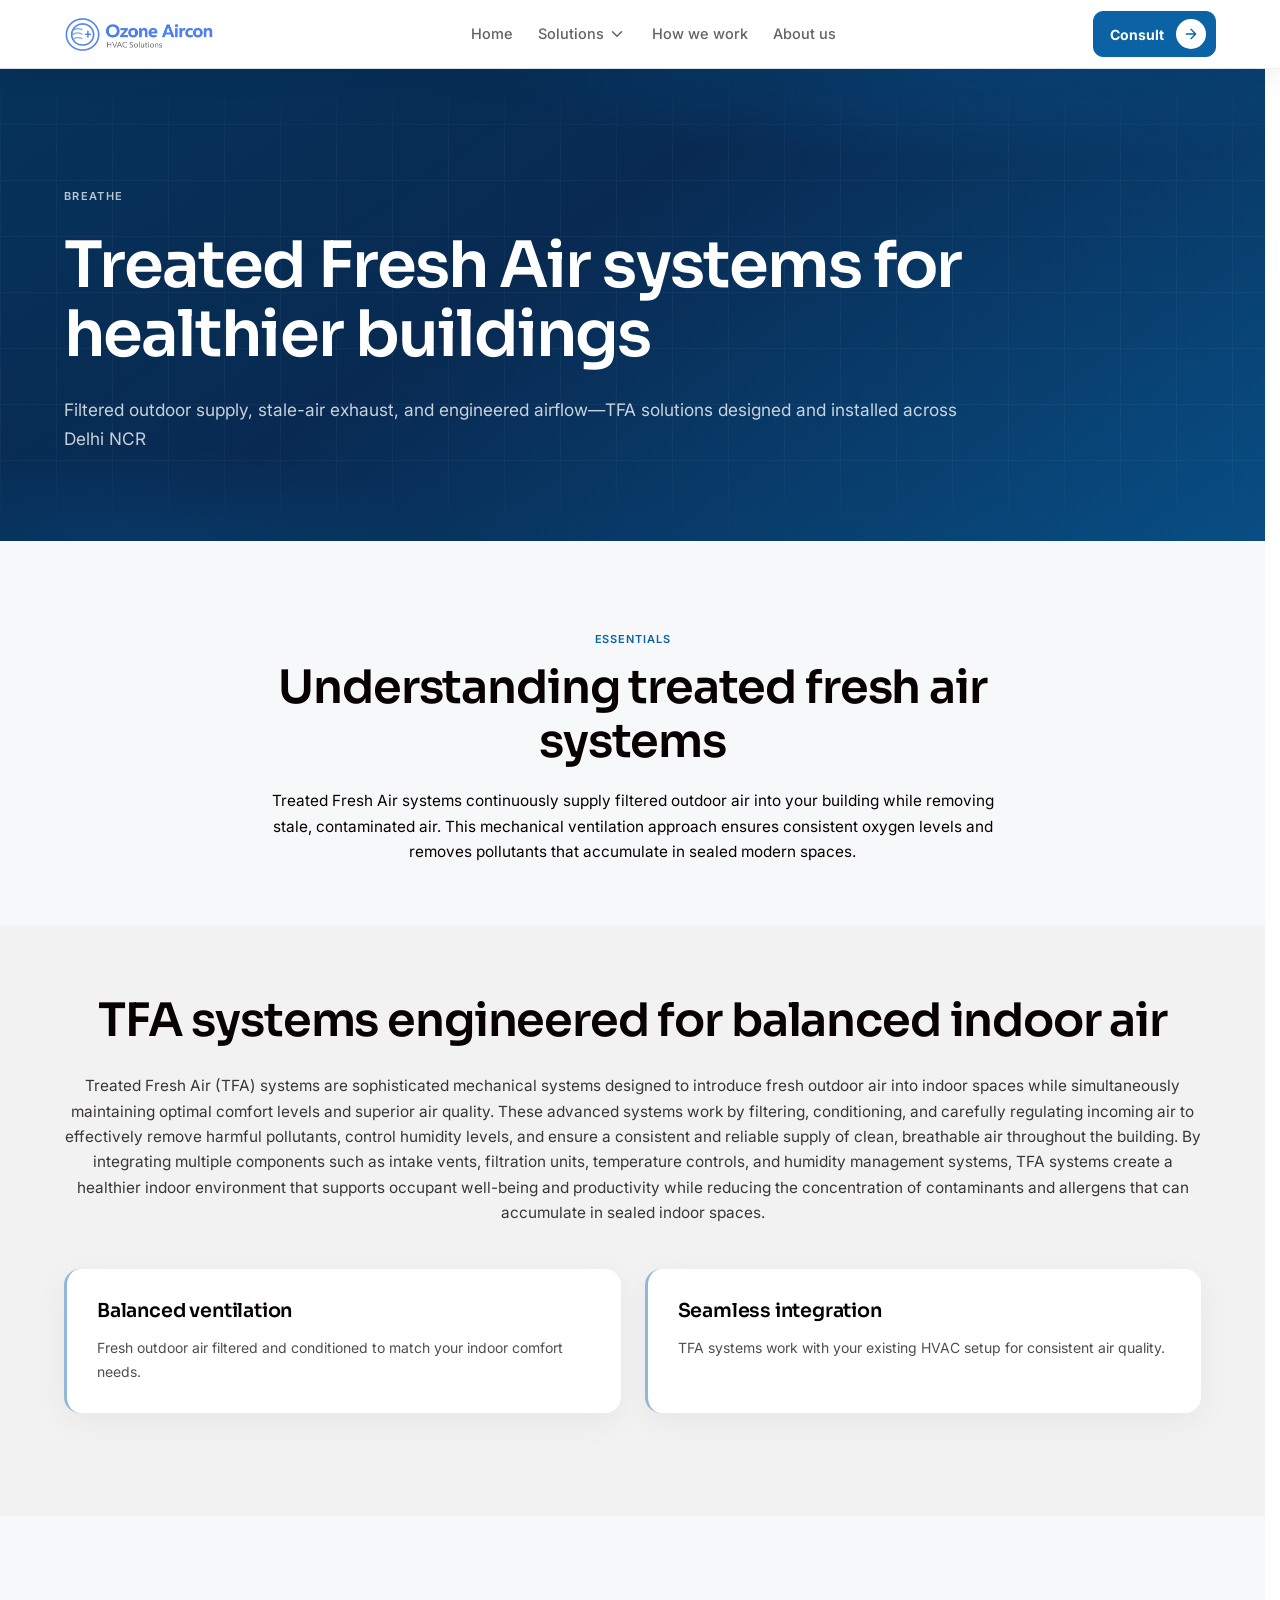
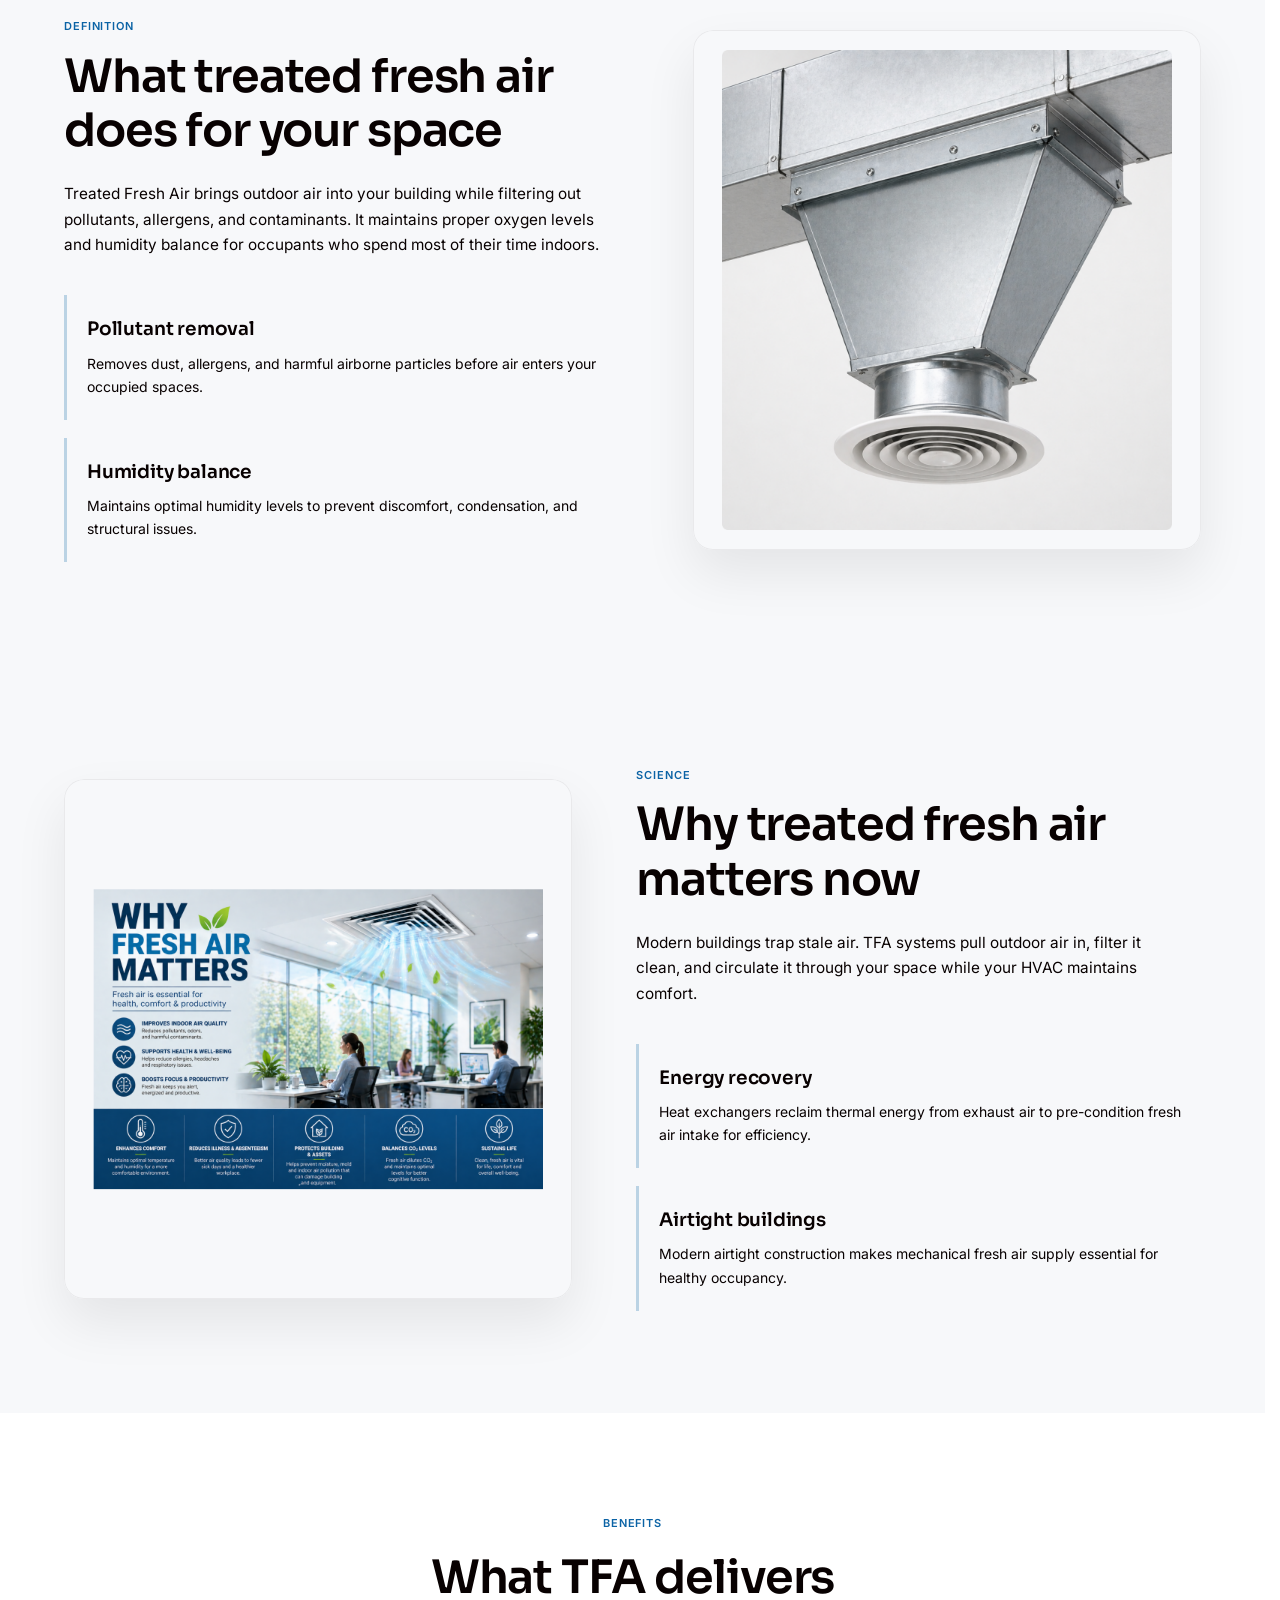
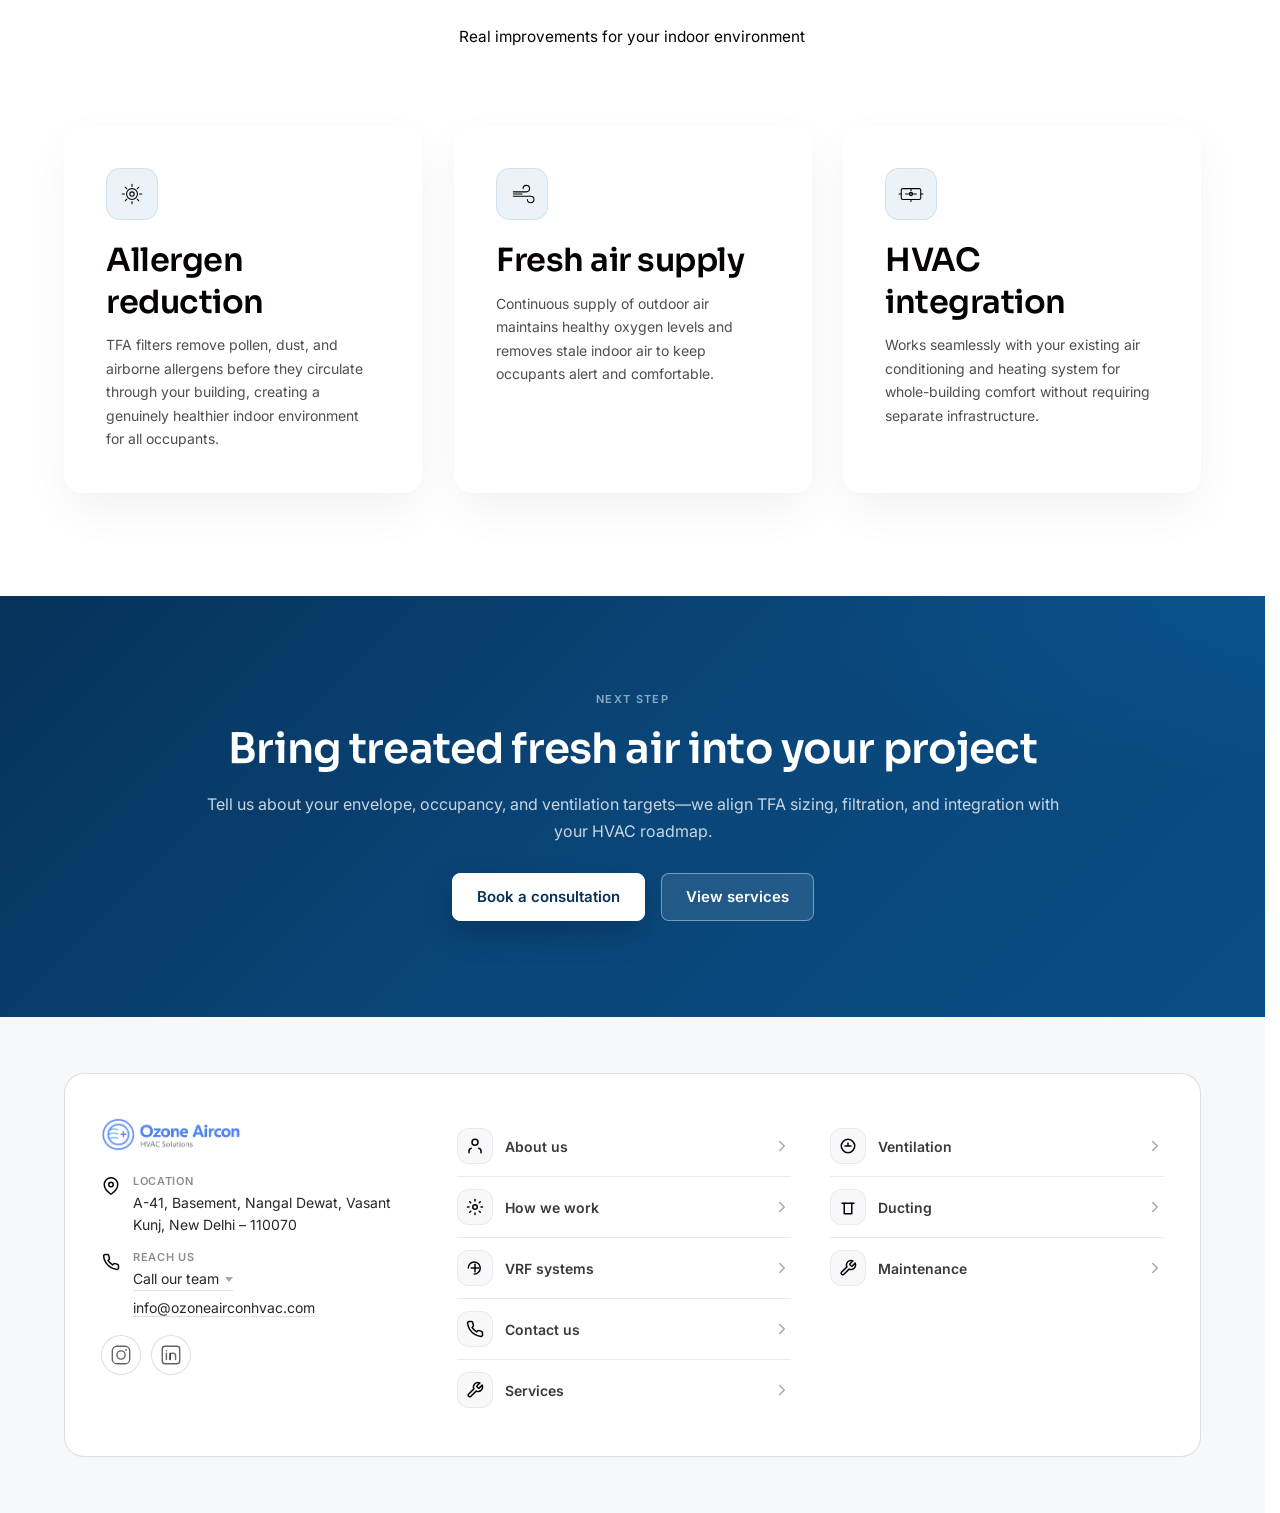
<file: tfas.html>
<!DOCTYPE html>
<html lang="en">
<head>
  <meta charset="UTF-8" />
  <meta name="viewport" content="width=device-width, initial-scale=1.0, viewport-fit=cover" />
  <link rel="icon" type="image/png" sizes="48x48" href="/favicon-48.png?v=8" />
  <link rel="icon" type="image/png" sizes="96x96" href="/favicon-96.png?v=8" />
  <link rel="icon" type="image/png" sizes="192x192" href="/favicon-192.png?v=8" />
  <link rel="shortcut icon" type="image/png" href="/favicon-48.png?v=8" />
  <link rel="icon" href="/favicon.ico?v=8" sizes="any" />
  <link rel="icon" type="image/png" href="/favicon.png?v=8" />
  <link rel="apple-touch-icon" href="/favicon-192.png?v=8" />
  <script>
    (function () {
      var l = document.createElement('link');
      l.rel = 'manifest';
      l.href = location.origin + '/site.webmanifest?v=8';
      document.head.appendChild(l);
    })();
  </script>
  <meta name="description" content="Treated Fresh Air (TFA) systems from Ozone Aircon—filtered outdoor air supply, stale-air exhaust, engineered airflow, design and installation for healthier buildings across Delhi NCR." />
  <meta name="robots" content="index, follow" />
  <link rel="canonical" href="https://ozoneairconhvac.com/tfas.html" />
  <meta property="og:type" content="website" />
  <meta property="og:site_name" content="Ozone Aircon" />
  <meta property="og:title" content="Treated Fresh Air (TFA) — Ozone Aircon" />
  <meta property="og:description" content="Treated Fresh Air (TFA) systems from Ozone Aircon—filtered outdoor air supply, stale-air exhaust, engineered airflow, design and installation for healthier buildings across Delhi NCR." />
  <meta property="og:url" content="https://ozoneairconhvac.com/tfas.html" />
  <meta property="og:image" content="https://ozoneairconhvac.com/public/images/logo.png" />
  <meta property="og:locale" content="en_IN" />
  <meta name="twitter:card" content="summary_large_image" />
  <meta name="twitter:title" content="Treated Fresh Air (TFA) — Ozone Aircon" />
  <meta name="twitter:description" content="Treated Fresh Air (TFA) systems from Ozone Aircon—filtered outdoor air supply, stale-air exhaust, engineered airflow, design and installation for healthier buildings across Delhi NCR." />
  <meta name="twitter:image" content="https://ozoneairconhvac.com/public/images/logo.png" />
  <script type="application/ld+json">
  {
    "@context": "https://schema.org",
    "@graph": [
      {
        "@type": "BreadcrumbList",
        "@id": "https://ozoneairconhvac.com/tfas.html#breadcrumb",
        "itemListElement": [
          { "@type": "ListItem", "position": 1, "name": "Home", "item": "https://ozoneairconhvac.com/" },
          { "@type": "ListItem", "position": 2, "name": "Services", "item": "https://ozoneairconhvac.com/services.html" },
          { "@type": "ListItem", "position": 3, "name": "Treated fresh air (TFA)", "item": "https://ozoneairconhvac.com/tfas.html" }
        ]
      },
      {
        "@type": "WebPage",
        "@id": "https://ozoneairconhvac.com/tfas.html#webpage",
        "url": "https://ozoneairconhvac.com/tfas.html",
        "name": "Treated Fresh Air (TFA) — Ozone Aircon",
        "description": "Treated Fresh Air (TFA) systems from Ozone Aircon—filtered outdoor air supply, stale-air exhaust, engineered airflow, design and installation for healthier buildings across Delhi NCR.",
        "isPartOf": { "@id": "https://ozoneairconhvac.com/#website" }
      },
      {
        "@type": "Service",
        "name": "Treated Fresh Air (TFA) systems",
        "serviceType": "Mechanical fresh-air ventilation (TFA)",
        "url": "https://ozoneairconhvac.com/tfas.html",
        "provider": { "@id": "https://ozoneairconhvac.com/#organization" },
        "areaServed": { "@type": "AdministrativeArea", "name": "Delhi NCR" }
      }
    ]
  }
  </script>
  <title>Treated Fresh Air (TFA) — Ozone Aircon</title>
  <link rel="preconnect" href="https://fonts.googleapis.com" />
  <link rel="preconnect" href="https://fonts.gstatic.com" crossorigin />
  <link href="https://fonts.googleapis.com/css2?family=Inter:wght@400;500;600;700&family=Sora:wght@600&display=swap" rel="stylesheet" />
  <style>

    /* ═══════════════ DESIGN TOKENS (aligned with Home) ═══════════════ */
    :root {
      --white:   #FFFFFF;
      --black:   #080101;
      --blue:    #0B63A5;
      --blue-dark:  #084E84;
      --blue-deep:  #06325A;
      --gray-bg: #F2F2F2;
      --gray-soft:  #F7F8FA;
      --border:  rgba(8,1,1,0.13);
      --font-sora:  'Sora', sans-serif;
      --font-inter: 'Inter', sans-serif;
      --section-pad-v: clamp(64px, 8vw, 120px);
      --section-pad-h: clamp(20px, 5vw, 96px);
      --container-gap: clamp(40px, 5.5vw, 88px);
      --pad-v: var(--section-pad-v);
      --pad-h: var(--section-pad-h);
      --gap:   var(--container-gap);
      --shadow-sm: 0 2px 12px rgba(8,1,1,0.07);
      --shadow-md: 0 8px 32px rgba(8,1,1,0.10);
      --shadow-lg: 0 20px 60px rgba(8,1,1,0.12);
      --nav-bar-h: 68px;
    }
    *, *::before, *::after { box-sizing: border-box; margin: 0; padding: 0; }
    html { font-size: 93.75%; scroll-behavior: smooth; overflow-x: clip; scrollbar-gutter: stable; }
    body { font-family: var(--font-inter); background: var(--white); color: var(--black); width: 100%; max-width: none; margin-inline: auto; overflow-x: clip; }
    a { text-decoration: none; color: inherit; }
    img { display: block; max-width: 100%; height: auto; }
    button { cursor: pointer; font-family: inherit; }

    /* ═══════════════ TYPE ═══════════════ */
    .h1 { font-family: var(--font-sora); font-weight: 600; font-size: clamp(36px,5vw,72px); line-height: 115%; letter-spacing: -0.025em; }
    .h2 { font-family: var(--font-sora); font-weight: 600; font-size: clamp(26px,3.6vw,52px); line-height: 118%; letter-spacing: -0.025em; }
    .h3 { font-family: var(--font-sora); font-weight: 600; font-size: clamp(22px,3.1vw,44px); line-height: 122%; letter-spacing: -0.02em; }
    .h4 { font-family: var(--font-sora); font-weight: 600; font-size: clamp(20px,2.5vw,36px); line-height: 130%; letter-spacing: -0.015em; }
    .h5 { font-family: var(--font-sora); font-weight: 600; font-size: clamp(18px,2vw,28px); line-height: 138%; letter-spacing: -0.01em; }
    .tagline { font-family: var(--font-inter); font-weight: 600; font-size: 11px; letter-spacing: 0.08em; text-transform: uppercase; line-height: 150%; color: var(--blue); }
    .text-md  { font-family: var(--font-inter); font-weight: 400; font-size: clamp(14px,1.2vw,17px); line-height: 165%; }
    .text-reg { font-family: var(--font-inter); font-weight: 400; font-size: 14px; line-height: 165%; }
    .text-sm  { font-family: var(--font-inter); font-weight: 400; font-size: 12px; line-height: 150%; }
    .text-sm-bold { font-family: var(--font-inter); font-weight: 600; font-size: 12px; line-height: 150%; }
    .text-sm-link { font-family: var(--font-inter); font-weight: 400; font-size: 12px; line-height: 150%; text-decoration: underline; }
    .h6 { font-family: var(--font-sora); font-weight: 600; font-size: clamp(16px, 1.45vw, 20px); line-height: 130%; letter-spacing: -0.01em; color: var(--black); }

    /* ═══════════════ BUTTONS (same as Home) ═══════════════ */
    .btn-primary, .btn-secondary, .btn-primary-sm {
      display: inline-flex; align-items: center; justify-content: center;
      gap: 8px; border-radius: 8px; cursor: pointer;
      font-family: var(--font-inter); font-weight: 600;
      font-size: 15px; line-height: 150%; text-decoration: none;
      white-space: nowrap;
    }
    .btn-primary    { padding: 12px 24px; background: var(--blue); color: var(--white); border: 1.5px solid var(--blue); }
    .btn-secondary  { padding: 12px 24px; background: transparent; color: var(--black); border: 1.5px solid var(--border); }
    .btn-primary-sm { padding: 8px 18px; background: var(--blue); color: var(--white); border: 1.5px solid var(--blue); }
    .btn-link {
      display: inline-flex; align-items: center; gap: 6px;
      font-family: var(--font-inter); font-weight: 500; font-size: clamp(14px,1.1vw,16px);
      color: var(--black); text-decoration: none; padding: 8px 0;
    }
    .btn-link svg { width: 20px; height: 20px; stroke: var(--black); transition: transform 0.2s ease; }
    .btn-link:hover svg { transform: translateX(4px); }

    /* ═══════════════ NAVBAR (same as Home) ═══════════════ */
    .nav-shell {
      position: sticky; top: 0; z-index: 100;
      padding: 0 var(--section-pad-h);
      background: rgba(255,255,255,0.82);
      backdrop-filter: blur(12px) saturate(1.25);
      border-bottom: 1px solid rgba(8,1,1,0.06);
      box-shadow: 0 10px 26px rgba(8,1,1,0.06);
    }
    .nav-shell.scrolled {
      background: rgba(255,255,255,0.92);
      border-bottom: 1px solid rgba(8,1,1,0.08);
    }
    .navbar-inner {
      display: flex; flex-direction: row;
      align-items: center; justify-content: space-between; gap: 16px;
      min-height: var(--nav-bar-h);
      padding: 0;
    }
    .navbar-brand {
      display: flex; flex-direction: row; align-items: center; gap: 12px;
      text-decoration: none; color: inherit;
      flex-shrink: 0;
    }
    .navbar-logo {
      height: 52px; width: auto; max-width: 150px;
      object-fit: contain; border-radius: 10px;
      flex-shrink: 0;
    }
    .nav-links {
      display: flex; flex-direction: row; align-items: center;
      gap: clamp(14px, 2vw, 28px);
      flex: 1; justify-content: center; min-width: 0;
    }
    .nav-link {
      display: flex; align-items: center; gap: 4px;
      color: rgba(8,1,1,0.62); text-decoration: none;
      font-family: var(--font-inter); font-weight: 500;
      font-size: 14.5px; line-height: 150%; white-space: nowrap;
    }
    .nav-link.active { color: var(--blue); font-weight: 600; }
    .nav-consult {
      display: inline-flex; align-items: center; gap: 12px;
      padding: 7px 9px 7px 16px;
      background: var(--blue); color: var(--white);
      border-radius: 10px; text-decoration: none;
      font-family: var(--font-inter); font-weight: 700; font-size: 14px;
      border: 1.5px solid var(--blue);
      transition: transform 0.22s ease, box-shadow 0.22s ease;
    }
    .nav-consult:hover {
      transform: translateY(-2px);
      box-shadow: 0 8px 24px rgba(11,99,165,0.38);
    }
    .nav-consult-icon {
      width: 30px; height: 30px; border-radius: 50%;
      background: var(--white);
      display: flex; align-items: center; justify-content: center;
      flex-shrink: 0;
    }
    .nav-consult-icon svg { width: 16px; height: 16px; stroke: var(--blue); }
    .nav-hamburger {
      display: none; flex-direction: column;
      justify-content: center; align-items: center;
      width: 42px; height: 42px; gap: 5px;
      background: var(--gray-soft); border: 1px solid var(--border);
      border-radius: 10px; cursor: pointer; padding: 0;
      margin-left: auto;
    }
    .nav-hamburger span { display: block; width: 22px; height: 2px; background: var(--black); border-radius: 2px; transition: all 0.22s ease; }
    .nav-hamburger.open span:nth-child(1) { transform: translateY(7px) rotate(45deg); }
    .nav-hamburger.open span:nth-child(2) { opacity: 0; }
    .nav-hamburger.open span:nth-child(3) { transform: translateY(-7px) rotate(-45deg); }
    .mobile-menu {
      display: none; position: fixed;
      top: calc(12px + var(--nav-bar-h) + 10px + 8px);
      left: 0; right: 0;
      background: var(--white); border-bottom: 1px solid var(--border);
      z-index: 99; padding: 8px 0 16px;
      max-height: calc(100vh - 100px); overflow-y: auto;
    }
    .mobile-menu.open { display: block; }
    .mobile-nav-link {
      display: block; padding: 12px clamp(16px,4vw,24px);
      color: var(--black); text-decoration: none;
      font-family: var(--font-inter); font-weight: 400; font-size: 16px;
      border-bottom: 1px solid var(--border);
    }
    .mobile-nav-link:last-child { border-bottom: none; }
    .mobile-solutions-toggle {
      display: flex; justify-content: space-between; align-items: center;
      padding: 12px clamp(16px,4vw,24px);
      width: 100%; background: none; border: none; border-bottom: 1px solid var(--border);
      color: var(--black); font-family: var(--font-inter);
      font-weight: 400; font-size: 16px; cursor: pointer; text-align: left;
    }
    .mobile-solutions-toggle svg { width: 18px; height: 18px; transition: transform 0.22s; stroke: var(--black); }
    .mobile-solutions-toggle.open svg { transform: rotate(180deg); }
    .mobile-solutions-list { display: none; background: var(--gray-bg); padding: 8px clamp(16px,4vw,24px); }
    .mobile-solutions-list.open { display: block; }
    .mobile-solution-item {
      display: block; padding: 10px 0; color: var(--black); text-decoration: none;
      font-family: var(--font-inter); font-weight: 500; font-size: 14px;
      border-bottom: 1px solid var(--border);
    }
    .mobile-solution-item:last-child { border-bottom: none; }
    .mobile-cta { padding: 16px clamp(16px,4vw,24px); }
    .mobile-cta .btn-primary { width: 100%; justify-content: center; }

    /* Solutions dropdown */
    .nav-solutions { position: relative; }
    .nav-solutions-btn {
      display: flex; align-items: center; gap: 4px;
      background: none; border: none; cursor: pointer;
      color: rgba(8,1,1,0.62); font-family: var(--font-inter);
      font-weight: 500; font-size: 14.5px; line-height: 150%;
      padding: 0; white-space: nowrap;
    }
    .nav-solutions-btn svg { width: 18px; height: 18px; flex-shrink: 0; transition: transform 0.22s ease; stroke: currentColor; }
    .nav-solutions-btn.open svg { transform: rotate(180deg); }
    .solutions-dropdown {
      display: none; position: absolute;
      top: calc(100% + 14px); left: 50%;
      transform: translateX(-50%);
      width: min(640px, 94vw);
      background: var(--white);
      border: 1px solid var(--border);
      border-radius: 12px; padding: 24px 24px 20px; z-index: 200;
      box-shadow: var(--shadow-md);
    }
    .solutions-dropdown.open { display: block; }
    .solutions-dropdown-header {
      font-family: var(--font-inter); font-weight: 600;
      font-size: 11px; line-height: 150%; letter-spacing: 0.08em;
      text-transform: uppercase; color: rgba(8,1,1,0.4); margin-bottom: 14px;
    }
    .solutions-grid { display: grid; grid-template-columns: 1fr 1fr; gap: 4px; }
    .solution-item {
      display: flex; align-items: flex-start; gap: 12px;
      padding: 11px 12px; border-radius: 8px;
      cursor: pointer; text-decoration: none;
      transition: background 0.15s ease;
    }
    .solution-item:hover { background: var(--gray-bg); }
    .solution-icon {
      width: 34px; height: 34px; border-radius: 7px;
      background: var(--gray-bg);
      display: flex; align-items: center; justify-content: center; flex-shrink: 0;
    }
    .solution-icon svg { width: 17px; height: 17px; stroke: var(--black); }
    .solution-text { display: flex; flex-direction: column; gap: 2px; }
    .solution-title { font-family: var(--font-inter); font-weight: 600; font-size: 13px; line-height: 150%; color: var(--black); }
    .solution-subtitle { font-family: var(--font-inter); font-weight: 400; font-size: 11px; line-height: 150%; color: rgba(8,1,1,0.5); }
    .solutions-dropdown-divider { height: 1px; background: var(--border); margin: 14px 0; }
    .solutions-footer { display: flex; align-items: center; justify-content: flex-end; }
    .solutions-footer-link {
      font-family: var(--font-inter); font-weight: 600; font-size: 12px;
      color: var(--blue); text-decoration: none;
      display: flex; align-items: center; gap: 4px;
    }
    .solutions-footer-link svg { width: 13px; height: 13px; stroke: var(--blue); }

    /* ═══════════════════════════════════════
       PAGE HERO (aligned with Services / Ventilation)
    ═══════════════════════════════════════ */
    .about-hero {
      position: relative; overflow: hidden;
      padding: clamp(72px, 10vw, 120px) var(--section-pad-h) clamp(56px, 7vw, 88px);
      background: linear-gradient(145deg, var(--blue-deep) 0%, #082a52 42%, var(--blue-dark) 100%);
      color: var(--white);
    }
    .about-hero::before {
      content: ''; position: absolute; inset: 0;
      background:
        radial-gradient(ellipse 80% 55% at 78% -10%, rgba(11,99,165,0.45) 0%, transparent 55%),
        radial-gradient(ellipse 50% 40% at 10% 100%, rgba(11,99,165,0.22) 0%, transparent 50%);
      pointer-events: none;
    }
    .about-hero::after {
      content: ''; position: absolute; inset: 0; opacity: 0.07;
      background-image:
        linear-gradient(rgba(255,255,255,0.5) 1px, transparent 1px),
        linear-gradient(90deg, rgba(255,255,255,0.5) 1px, transparent 1px);
      background-size: 56px 56px;
      pointer-events: none;
      mask-image: linear-gradient(to bottom, transparent, black 18%, black 82%, transparent);
    }
    .about-hero-inner {
      position: relative; z-index: 1;
      max-width: min(1320px, 100%);
      display: flex; flex-direction: column;
      gap: clamp(18px, 3vw, 26px);
    }
    .about-hero-tag { color: rgba(255,255,255,0.72) !important; letter-spacing: 0.12em; }
    .about-hero-title {
      font-family: var(--font-sora); font-weight: 600;
      font-size: clamp(36px, 5vw, 64px);
      line-height: 108%; letter-spacing: -0.03em;
      color: var(--white);
    }
    .about-hero-lead {
      max-width: min(920px, 100%);
      font-size: clamp(15px, 1.35vw, 18px);
      line-height: 170%;
      color: rgba(255,255,255,0.78);
    }
    .tagline-wrapper { display: flex; align-items: center; }

    /* ═══════════════════════════════════════
       ESSENTIALS + hero imagery (tfa-hero-img.png)
    ═══════════════════════════════════════ */
    .section-essentials {
      background: var(--gray-soft);
      padding: clamp(56px, 7vw, 104px) var(--section-pad-h) clamp(32px, 4.8vw, 64px);
      border-bottom: none;
      border-top: none;
    }
    .essentials-shell { width: 100%; max-width: none; margin-inline: auto; }
    .essentials-container { display: flex; flex-direction: column; gap: clamp(28px, 4vw, 56px); }
    .essentials-intro {
      display: flex; flex-direction: column;
      align-items: center;
      gap: clamp(20px, 3vw, 32px); text-align: center;
      max-width: 760px; margin: 0 auto;
    }
    .essentials-title { display: flex; flex-direction: column; align-items: center; gap: 12px; }
    .essentials-title-content {
      display: flex; flex-direction: column;
      gap: clamp(14px, 2vw, 20px);
    }
  
    .essentials-image {
      position: relative;
      width: 100%;
      border-radius: 22px;
      overflow: hidden;
      background: var(--gray-bg);
      min-height: clamp(260px, 42vw, 560px);
    }
    .essentials-image img {
      position: absolute; inset: 0;
      width: 100%; height: 100%; object-fit: cover;
      transition: transform 0.7s cubic-bezier(0.22, 1, 0.36, 1);
    }
    .essentials-image-shell:hover .essentials-image img { transform: scale(1.035); }

    /* ═══════════════════════════════════════
       SPLIT — engineering narrative
    ═══════════════════════════════════════ */
    .section-tfa-split {
      background: var(--gray-bg);
      padding: clamp(40px, 5.25vw, 72px) var(--section-pad-h) var(--section-pad-v);
      border-top: none;
    }
    .tfa-split-shell { width: 100%; max-width: none; margin-inline: auto; }
    .tfa-split-inner {
      display: flex; flex-direction: column;
      gap: clamp(28px, 4vw, 44px);
      align-items: stretch;
    }
    .tfa-split-left {
      display: flex; flex-direction: column; gap: clamp(18px, 2.8vw, 26px); text-align: center;
      max-width: 100%;
    }
    .tfa-split-left .text-md { color: rgba(8,1,1, 0.78); }
    .tfa-split-right { display: flex; flex-direction: column; gap: 16px; width: 100%; }
    .tfa-list-row {
      display: grid; grid-template-columns: 1fr 1fr;
      gap: clamp(18px, 2.5vw, 24px);
    }
    .tfa-list-item {
      background: var(--white);
      border: none;
      border-left: 3px solid rgba(11,99,165, 0.45);
      border-radius: 16px;
      padding: clamp(22px, 3vw, 30px);
      box-shadow: 0 8px 32px rgba(8,1,1, 0.05);
      display: flex; flex-direction: column; gap: 12px;
      transition: transform 0.25s ease, box-shadow 0.25s ease;
    }
    .tfa-list-item:hover {
      transform: translateY(-4px);
      box-shadow: var(--shadow-md);
    }
    .tfa-list-item .h6 { color: var(--black); font-size: clamp(17px, 1.5vw, 20px); }
    .tfa-list-item .text-reg { color: rgba(8,1,1, 0.7); line-height: 168%; }

    /* ═══════════════════════════════════════
       CONTENT + IMAGE BANDS (tfa-definition + tfa-science)
    ═══════════════════════════════════════ */
    .section-content-image {
      background: var(--white);
      padding: var(--section-pad-v) var(--section-pad-h);
      border-top: none;
    }
    .section-content-image.alt-band {
      background: var(--gray-soft);
    }
    .content-image-shell {
      width: 100%;
      max-width: min(1200px, 100%);
      margin-inline: auto;
    }
    .content-image-inner {
      display: flex; flex-direction: column;
      gap: clamp(32px, 5vw, 52px);
      align-items: stretch;
    }
    .section-content-image.band-reverse .content-image-left { order: 2; }
    .section-content-image.band-reverse .tfa-media-shell { order: 1; }
    .content-image-left {
      display: flex; flex-direction: column;
      gap: clamp(24px, 4vw, 36px); min-width: 0;
      align-items: center;
      width: 100%;
    }
    .content-title {
      display: flex; flex-direction: column; gap: 14px;
      align-items: center;
      text-align: center;
    }
    .content-title-inner {
      display: flex; flex-direction: column; gap: clamp(18px, 3vw, 24px);
      align-items: center;
      text-align: center;
    }
    .content-image-left .text-md {
      margin-left: auto;
      margin-right: auto;
      max-width: 640px;
    }
    .content-list-items {
      display: flex; flex-direction: column;
      gap: clamp(14px, 2vw, 18px);
      padding-top: 2px;
      align-items: center;
      width: 100%;
    }
    .content-list-item {
      display: flex; flex-direction: column; gap: 10px;
      padding: clamp(16px, 2.2vw, 22px) 0;
      padding-left: clamp(16px, 2vw, 20px);
      background: transparent;
      border: none;
      border-left: 3px solid rgba(11,99,165, 0.25);
      border-radius: 0;
      transition: border-color 0.22s ease;
      align-items: flex-start;
      text-align: left;
      width: 100%;
      max-width: min(960px, 100%);
      margin-left: auto;
      margin-right: auto;
    }
    .content-list-item:hover {
      border-left-color: rgba(11,99,165, 0.5);
    }
    .tfa-media-shell {
      position: relative;
      border-radius: 20px;
      overflow: hidden;
      padding: 0;
      border: none;
      box-shadow: 0 24px 52px rgba(8,1,1, 0.08);
      transition: transform 0.4s cubic-bezier(0.22, 1, 0.36, 1);
    }
    .tfa-media-shell:hover { transform: translateY(-3px); }
    .content-image-right {
      display: flex;
      align-items: center;
      justify-content: center;
      width: 100%;
      min-height: clamp(210px, 26vw, 360px);
      max-height: min(480px, 54vh);
      padding: clamp(14px, 2.2vw, 26px);
      border-radius: 20px;
      overflow: hidden;
      background: var(--gray-soft);
      flex-shrink: 0;
      border: 1px solid rgba(8, 1, 1, 0.06);
    }
    .content-image-right img {
      width: 100%;
      height: auto;
      max-height: min(440px, 50vh);
      object-fit: contain;
      object-position: center;
      transition: transform 0.65s cubic-bezier(0.22, 1, 0.36, 1);
    }
    .tfa-media-shell:hover .content-image-right img { transform: scale(1.02); }

    @media (max-width: 899px) {
      .tfa-media-shell {
        max-width: 100%;
        margin-inline: 0;
        box-shadow: 0 14px 32px rgba(8, 1, 1, 0.07);
      }
      .content-image-inner {
        gap: clamp(22px, 4vw, 32px);
      }
      /* Hug image height — avoids huge empty card (Science) and oversized portrait (Definition) */
      .content-image-right {
        min-height: 0;
        max-height: none;
        padding: clamp(10px, 2.8vw, 14px);
      }
      .content-image-right img {
        max-height: clamp(168px, 52vmin, 300px);
      }
    }

    @media (min-width: 900px) {
      .content-image-inner {
        display: grid;
        grid-template-columns: minmax(0, 1fr) minmax(0, 0.9fr);
        gap: clamp(40px, 5vw, 64px);
        align-items: center;
      }
      .section-content-image.band-reverse .content-image-inner {
        grid-template-columns: minmax(0, 0.9fr) minmax(0, 1fr);
      }
      .content-image-left {
        align-items: flex-start;
      }
      .content-title,
      .content-title-inner {
        align-items: flex-start;
        text-align: left;
      }
      .content-image-left .text-md {
        margin-left: 0;
        margin-right: 0;
        max-width: 36em;
      }
      .content-list-items {
        align-items: stretch;
      }
      .content-list-item {
        margin-left: 0;
        max-width: 100%;
      }
      .tfa-media-shell { width: 100%; }
      .content-image-right {
        min-height: clamp(260px, 22vw, 400px);
        max-height: min(520px, 62vh);
      }
      .content-image-right img {
        max-height: min(480px, 58vh);
      }
    }

    /* ═══════════════════════════════════════
       BENEFITS
    ═══════════════════════════════════════ */
    .section-benefits {
      background: var(--white);
      padding: var(--section-pad-v) var(--section-pad-h);
      border-top: none;
    }
    .benefits-shell { width: 100%; max-width: none; margin-inline: auto; }
    .benefits-container { display: flex; flex-direction: column; gap: clamp(48px, 6vw, 84px); }
    .section-title-centered {
      display: flex; flex-direction: column;
      align-items: center;
      gap: 18px; text-align: center;
    }
    .section-title-centered .title-content {
      display: flex; flex-direction: column;
      gap: 20px; align-items: center;
      max-width: 620px;
    }
    .benefits-cards {
      display: grid;
      grid-template-columns: repeat(3, minmax(0, 1fr));
      gap: clamp(22px, 3vw, 32px);
      align-items: stretch;
    }
    .benefit-card {
      background: var(--white);
      border: none;
      border-radius: 18px;
      border-top: none;
      display: flex; flex-direction: column;
      box-shadow: 0 18px 44px rgba(8,1,1, 0.05);
      transition: transform 0.25s ease, box-shadow 0.25s ease;
    }
    .benefit-card:hover {
      transform: translateY(-4px);
      box-shadow: 0 26px 56px rgba(8,1,1, 0.08);
    }
    .benefit-card-inner {
      padding: clamp(26px, 3.5vw, 42px);
      display: flex; flex-direction: column;
      gap: 22px; height: 100%;
    }
    .benefit-card-top {
      display: flex; flex-direction: column;
      gap: 20px;
    }
    .benefit-icon {
      width: 52px; height: 52px; flex-shrink: 0;
      display: flex; align-items: center; justify-content: center;
      background: rgba(11,99,165, 0.08);
      border-radius: 14px;
      border: 1px solid rgba(11,99,165, 0.12);
      color: var(--black);
    }
    .benefit-icon svg {
      width: 26px; height: 26px;
      flex-shrink: 0;
    }
    .benefit-card:hover .benefit-icon { background: rgba(11,99,165, 0.12); color: var(--blue); }
    .benefit-card-text { display: flex; flex-direction: column; gap: 10px; }
    .benefit-card-text .text-reg { color: rgba(8,1,1, 0.7); line-height: 168%; }

    /* ═══════════════════════════════════════
       CLOSING CTA
    ═══════════════════════════════════════ */
    .section-tfa-cta {
      padding: clamp(56px, 8vw, 96px) var(--section-pad-h);
      background: linear-gradient(135deg, var(--blue-deep) 0%, #0a4578 48%, var(--blue-dark) 100%);
      position: relative;
      overflow: hidden;
      border-top: none;
    }
    .section-tfa-cta::before {
      content: ''; position: absolute; inset: 0;
      background: radial-gradient(ellipse 70% 80% at 100% 0%, rgba(11,99,165, 0.35) 0%, transparent 55%);
      pointer-events: none;
    }
    .tfa-cta-inner {
      position: relative; z-index: 1;
      width: 100%; max-width: none; margin-inline: auto;
      text-align: center;
      display: flex; flex-direction: column; gap: 18px; align-items: center;
    }
    .tfa-cta-title {
      font-family: var(--font-sora); font-weight: 600;
      font-size: clamp(26px, 3.6vw, 42px);
      line-height: 118%; color: var(--white);
      letter-spacing: -0.02em;
    }
    .tfa-cta-lead {
      font-size: clamp(14px, 1.25vw, 17px);
      line-height: 168%;
      color: rgba(255,255,255, 0.78);
      max-width: min(880px, 100%);
    }
    .tfa-cta-eyebrow {
      font-size: 11px; font-weight: 600; letter-spacing: 0.12em;
      text-transform: uppercase;
      color: rgba(255,255,255, 0.55);
    }
    .tfa-cta-actions {
      display: flex; flex-wrap: wrap;
      gap: 12px 16px; justify-content: center;
      margin-top: 10px;
    }
    .section-tfa-cta .btn-primary {
      background: var(--white); color: var(--blue-deep);
      border-color: var(--white);
      box-shadow: 0 12px 32px rgba(0,0,0, 0.2);
    }
    .section-tfa-cta .btn-primary:hover {
      box-shadow: 0 16px 44px rgba(0,0,0, 0.28);
    }
    .section-tfa-cta .btn-secondary {
      background: rgba(255,255,255, 0.1);
      border-color: rgba(255,255,255, 0.4);
      color: var(--white);
    }
    .section-tfa-cta .btn-secondary:hover {
      background: rgba(255,255,255, 0.16);
    }
    /* ═══════════════════════════════════════
       FOOTER (same as Home)
    ═══════════════════════════════════════ */
    .footer {
      background: var(--gray-soft);
      padding: clamp(36px,5vw,56px) var(--section-pad-h);
      display: flex; flex-direction: column; gap: 0;
    }
    .footer-main {
      display: grid;
      grid-template-columns: minmax(240px, 0.95fr) 1fr 1fr;
      gap: clamp(24px, 3vw, 44px);
      align-items: start;
      background: var(--white);
      border: 1px solid var(--border);
      border-radius: 20px;
      padding: clamp(22px, 3.2vw, 36px);
    }
    .footer-brand-col { display: flex; flex-direction: column; gap: 16px; min-width: 0; }
    .footer-brand {
      display: inline-flex; flex-direction: row; align-items: center;
      text-decoration: none; color: inherit;
    }
    .footer-logo {
      height: 48px; width: auto; max-width: 140px; object-fit: contain;
      border-radius: 10px; flex-shrink: 0;
    }
    .footer-social { display: flex; flex-direction: row; gap: 10px; align-items: center; }
    .footer-social a { color: rgba(8,1,1,0.78); }
    .footer-social a {
      display: flex; align-items: center; justify-content: center;
      width: 40px; height: 40px; border-radius: 50%;
      border: 1px solid var(--border);
      background: rgba(255,255,255,0.9);
      transition: transform 0.22s ease, color 0.18s ease, border-color 0.18s ease, background 0.18s ease;
    }
    .footer-social a:hover {
      transform: translateY(-2px);
      color: var(--blue);
      border-color: rgba(11,99,165,0.35);
      background: rgba(11,99,165,0.05);
    }
    .footer-contact-block { display: flex; flex-direction: column; gap: 14px; min-width: 0; }
    .footer-contact-row {
      display: flex; flex-direction: row; align-items: flex-start; gap: 12px;
    }
    .footer-contact-icon {
      width: 20px; height: 20px; border-radius: 0; flex-shrink: 0;
      margin-top: 2px;
      display: flex; align-items: center; justify-content: center;
    }
    .footer-contact-icon svg { width: 18px; height: 18px; stroke: var(--blue); fill: none; }
    .footer-contact-label {
      font-family: var(--font-inter); font-weight: 600; font-size: 11px;
      color: rgba(8,1,1,0.45); text-transform: uppercase; letter-spacing: 0.06em;
      display: block; margin-bottom: 4px;
    }
    .footer-contact-value {
      font-family: var(--font-inter); font-weight: 400; font-size: 14px;
      line-height: 155%; color: rgba(8,1,1,0.86);
      margin: 0;
    }
    .footer-contact-value a {
      color: rgba(8,1,1,0.86); text-decoration: none;
      border-bottom: 1px solid rgba(8,1,1,0.12);
      transition: border-color 0.18s ease, color 0.18s ease;
    }
    .footer-contact-value a:hover { color: var(--blue); border-color: rgba(11,99,165,0.35); }

    .footer-phone { margin: 0; width: 100%; max-width: 100%; min-width: 0; }
    .footer-phone-summary {
      font-family: var(--font-inter); font-weight: 400; font-size: 14px;
      line-height: 155%; color: rgba(8,1,1,0.86);
      cursor: pointer;
      list-style: none;
      display: inline-flex; align-items: center; gap: 6px;
      user-select: none;
      border-bottom: 1px solid rgba(8,1,1,0.12);
      padding-bottom: 1px;
      width: fit-content;
      max-width: 100%;
      box-sizing: border-box;
      transition: color 0.18s ease, border-color 0.18s ease;
    }
    .footer-phone-summary::-webkit-details-marker { display: none; }
    .footer-phone-summary::marker { content: ''; }
    .footer-phone-summary::after {
      content: '';
      width: 0; height: 0;
      margin-top: 1px; flex-shrink: 0;
      border-left: 4px solid transparent; border-right: 4px solid transparent;
      border-top: 5px solid rgba(8,1,1,0.35);
      transition: transform 0.18s ease;
    }
    .footer-phone[open] .footer-phone-summary::after { transform: rotate(180deg); }
    .footer-phone-summary:hover {
      color: var(--blue);
      border-bottom-color: rgba(11,99,165,0.35);
    }
    .footer-phone-summary:focus { outline: none; }
    .footer-phone-summary:focus-visible {
      color: var(--blue);
      border-radius: 2px;
      box-shadow: 0 0 0 3px rgba(11,99,165,0.25);
    }
    .footer-phone-options {
      display: flex; flex-direction: column; gap: 8px;
      margin-top: 10px; padding-top: 10px;
      border-top: 1px solid rgba(8,1,1,0.08);
      min-width: 0;
    }
    .footer-phone-link {
      font-family: var(--font-inter); font-weight: 500; font-size: 14px;
      line-height: 150%;
      color: rgba(8,1,1,0.86); text-decoration: none;
      border-bottom: 1px solid rgba(8,1,1,0.12);
      padding-bottom: 1px; align-self: flex-start;
      transition: border-color 0.18s ease, color 0.18s ease;
    }
    .footer-phone-link:hover { color: var(--blue); border-color: rgba(11,99,165,0.35); }

    .footer-links-col { display: flex; flex-direction: column; gap: 0; padding-top: 6px; }
    .footer-link-row {
      display: flex; align-items: center; justify-content: space-between; gap: 12px;
      padding: 12px 0;
      text-decoration: none;
      border-bottom: 1px solid rgba(8,1,1,0.08);
      transition: background 0.18s ease;
    }
    .footer-link-row:last-child { border-bottom: none; }
    .footer-link-left { display: flex; align-items: center; gap: 12px; min-width: 0; }
    .footer-link-icon {
      width: 36px; height: 36px; border-radius: 12px;
      background: var(--gray-soft);
      border: 1px solid rgba(8,1,1,0.06);
      display: flex; align-items: center; justify-content: center;
      flex-shrink: 0;
    }
    .footer-link-icon svg { width: 18px; height: 18px; stroke: var(--blue); }
    .footer-link-text {
      font-family: var(--font-inter); font-weight: 600; font-size: 14px;
      color: rgba(8,1,1,0.78);
      white-space: nowrap; overflow: hidden; text-overflow: ellipsis;
    }
    .footer-link-chevron { width: 18px; height: 18px; flex-shrink: 0; color: rgba(8,1,1,0.35); transition: color 0.18s ease; }
    .footer-link-row:hover { background: rgba(11,99,165,0.04); }
    .footer-link-row:hover .footer-link-text { color: var(--blue); }
    .footer-link-row:hover .footer-link-icon { border-color: rgba(11,99,165,0.18); background: rgba(11,99,165,0.04); }
    .footer-link-row:hover .footer-link-chevron { color: var(--blue); }

    /* ═══════════════════════════════════════
       RESPONSIVE
       ═══════════════════════════════════════ */
    @media (max-width: 1200px) {
      .nav-links { gap: 20px; }
    }
    @media (max-width: 1024px) {
      .benefits-cards { grid-template-columns: 1fr 1fr; }
      .benefits-cards .benefit-card:last-child { grid-column: 1 / -1; }
    }
    @media (max-width: 1180px) {
      .footer-main {
        grid-template-columns: 1fr 1fr;
      }
      .footer-brand-col { grid-column: 1 / -1; }
    }
    @media (max-width: 900px) {
      .nav-links, .nav-consult { display: none; }
      .nav-hamburger { display: flex; }
      .solutions-dropdown { width: min(520px, 94vw); }
    }
    @media (max-width: 768px) {
      .tfa-cta-actions .btn-primary,
      .tfa-cta-actions .btn-secondary { width: 100%; justify-content: center; }
      .content-image-right img {
        max-height: clamp(152px, 48vmin, 260px);
      }
      .essentials-image { min-height: 240px; }
      .tfa-list-row { grid-template-columns: 1fr; }
      .content-list-items { gap: clamp(12px, 2vw, 16px); }
    }
    @media (max-width: 640px) {
      .solutions-dropdown {
        position: fixed;
        top: calc(12px + var(--nav-bar-h) + 10px + 8px);
        left: 8px; right: 8px;
        width: auto; border-radius: 10px;
        transform: translateY(-10px) scale(0.97);
      }
      .solutions-dropdown.open { transform: translateY(0) scale(1); }
      .solutions-grid { grid-template-columns: 1fr; }
      .footer-main { grid-template-columns: 1fr; }
      .benefits-cards { grid-template-columns: 1fr; }
      .benefits-cards .benefit-card:last-child { grid-column: auto; }
    }
    @media (max-width: 480px) {
      .mobile-cta .btn-primary { width: 100%; justify-content: center; }
      .footer-links-col { padding-top: 0; }
      .btn-primary { width: 100%; justify-content: center; }
    }
    /* ═══════════════════════════════════════
       ANIMATIONS
    ═══════════════════════════════════════ */
    @keyframes rvUp    { from{opacity:0;transform:translateY(28px)} to{opacity:1;transform:translateY(0)} }
    @keyframes rvLeft  { from{opacity:0;transform:translateX(-30px)} to{opacity:1;transform:translateX(0)} }
    @keyframes rvRight { from{opacity:0;transform:translateX(30px)}  to{opacity:1;transform:translateX(0)} }
    @keyframes rvScale { from{opacity:0;transform:scale(0.94)}       to{opacity:1;transform:scale(1)} }
    @keyframes rvFade  { from{opacity:0;transform:translateY(18px)} to{opacity:1;transform:translateY(0)} }
    .rv,.rv-l,.rv-r,.rv-sc,.rv-fd { opacity:0; }
    .rv.on    { animation: rvUp    0.68s cubic-bezier(0.22,1,0.36,1) both; }
    .rv-l.on  { animation: rvLeft  0.68s cubic-bezier(0.22,1,0.36,1) both; }
    .rv-r.on  { animation: rvRight 0.68s cubic-bezier(0.22,1,0.36,1) both; }
    .rv-sc.on { animation: rvScale 0.55s cubic-bezier(0.22,1,0.36,1) both; }
    .rv-fd.on { animation: rvFade  0.72s cubic-bezier(0.22,1,0.36,1) both; }
    .s1{animation-delay:.07s!important} .s2{animation-delay:.14s!important} .s3{animation-delay:.21s!important}

    .nav-link { position:relative; transition:color 0.2s ease !important; }
    .nav-link::after { content:''; position:absolute; bottom:-3px; left:0; width:0; height:1.5px; background:var(--blue); transition:width 0.22s cubic-bezier(0.22,1,0.36,1); }
    .nav-link:hover::after, .nav-link.active::after { width:100%; }
    .nav-link:hover { color:var(--blue) !important; }
    .nav-solutions-btn { transition:color 0.2s ease !important; }
    .nav-solutions-btn:hover { color:var(--blue); }
    .btn-primary { transition: transform 0.22s ease, box-shadow 0.22s ease !important; }
    .btn-primary:hover { transform: translateY(-2px); box-shadow: 0 8px 28px rgba(11,99,165,0.30) !important; }
    .btn-primary:active { transform: translateY(0) scale(0.98) !important; box-shadow: none !important; }
    .btn-secondary { transition: background 0.22s ease, transform 0.22s ease, box-shadow 0.22s ease !important; }
    .btn-secondary:hover { transform: translateY(-2px); box-shadow: 0 4px 14px rgba(8,1,1,0.09) !important; }
    .btn-secondary:active { transform: translateY(0) scale(0.98) !important; }
    .btn-primary-sm { transition: transform 0.22s ease, box-shadow 0.22s ease !important; }
    .btn-primary-sm:hover { transform: translateY(-2px); box-shadow: 0 6px 18px rgba(11,99,165,0.28) !important; }
    .btn-link { transition:color .18s ease !important; }
    .btn-link:hover { color:var(--blue) !important; }
    .btn-link:hover svg { stroke:var(--blue); }

    .solutions-dropdown {
      display:block !important; visibility:hidden; opacity:0;
      transform:translateX(-50%) translateY(-10px) scale(0.97); transform-origin:top center; pointer-events:none;
      transition:opacity .22s ease, transform .22s cubic-bezier(0.22,1,0.36,1), visibility 0s linear .22s;
    }
    .solutions-dropdown.open {
      visibility:visible; opacity:1; transform:translateX(-50%) translateY(0) scale(1); pointer-events:auto;
      transition:opacity .22s ease, transform .22s cubic-bezier(0.22,1,0.36,1), visibility 0s linear 0s;
    }
    .solutions-dropdown.open .solution-item:nth-child(1){animation:rvUp .30s .04s cubic-bezier(0.22,1,0.36,1) both}
    .solutions-dropdown.open .solution-item:nth-child(2){animation:rvUp .30s .08s cubic-bezier(0.22,1,0.36,1) both}
    .solutions-dropdown.open .solution-item:nth-child(3){animation:rvUp .30s .12s cubic-bezier(0.22,1,0.36,1) both}
    .solutions-dropdown.open .solution-item:nth-child(4){animation:rvUp .30s .16s cubic-bezier(0.22,1,0.36,1) both}
    .solutions-dropdown.open .solution-item:nth-child(5){animation:rvUp .30s .20s cubic-bezier(0.22,1,0.36,1) both}
    .solutions-dropdown.open .solution-item:nth-child(6){animation:rvUp .30s .24s cubic-bezier(0.22,1,0.36,1) both}
    .solutions-dropdown.open .solution-item:nth-child(7){animation:rvUp .30s .28s cubic-bezier(0.22,1,0.36,1) both}
    .solutions-dropdown.open .solution-item:nth-child(8){animation:rvUp .30s .32s cubic-bezier(0.22,1,0.36,1) both}
    .solutions-dropdown.open .solution-item:nth-child(9){animation:rvUp .30s .36s cubic-bezier(0.22,1,0.36,1) both}
    .solution-item { transition:background .15s ease, transform .17s ease !important; }
    .solution-item:hover { transform:translateX(3px) !important; }
    .solution-icon { transition:background .18s ease !important; }
    .solution-item:hover .solution-icon { background:rgba(11,99,165,0.1); }
    .mobile-menu { display:block !important; visibility:hidden; opacity:0; transform:translateY(-10px); pointer-events:none; transition:opacity .26s ease, transform .26s cubic-bezier(0.22,1,0.36,1), visibility 0s linear .26s; }
    .mobile-menu.open { visibility:visible; opacity:1; transform:translateY(0); pointer-events:auto; transition:opacity .26s ease, transform .26s cubic-bezier(0.22,1,0.36,1), visibility 0s linear 0s; }
    .mobile-nav-link { transition:background .15s ease, padding-left .18s ease !important; }
    .mobile-nav-link:hover { background:var(--gray-bg); padding-left:calc(clamp(16px,4vw,24px) + 6px) !important; }
    .mobile-solutions-list { display:block !important; visibility:hidden; opacity:0; max-height:0; overflow:hidden; pointer-events:none; transition:max-height .35s cubic-bezier(0.22,1,0.36,1), opacity .25s ease, visibility 0s linear .25s; }
    .mobile-solutions-list.open { visibility:visible; opacity:1; max-height:760px; pointer-events:auto; transition:max-height .35s cubic-bezier(0.22,1,0.36,1), opacity .25s ease, visibility 0s linear 0s; }
    .benefit-card { transition: box-shadow .22s ease, transform .22s ease !important; }
    .navbar-logo { transition:transform .3s cubic-bezier(0.22,1,0.36,1) !important; }
    .navbar-logo:hover { transform:scale(1.03); }
    .footer-logo { transition:transform .3s cubic-bezier(0.22,1,0.36,1), opacity .2s ease; display:block; }
    .footer-logo:hover { transform:scale(1.04); opacity:0.82; }
    .footer-social a svg rect,
    .footer-social a svg path,
    .footer-social a svg circle[r="4.5"] { stroke: rgba(8,1,1,0.62); transition: stroke 0.22s ease; }
    .footer-social a svg circle[r="1"] { fill: rgba(8,1,1,0.62); transition: fill 0.22s ease; }
    .footer-social a:hover svg rect,
    .footer-social a:hover svg path,
    .footer-social a:hover svg circle[r="4.5"] { stroke: var(--blue); }
    .footer-social a:hover svg circle[r="1"] { fill: var(--blue); }
    .text-sm-link { transition: color 0.18s ease !important; }
    .text-sm-link:hover { color: var(--blue) !important; }
    @media (prefers-reduced-motion:reduce) { *,*::before,*::after { animation-duration:.01ms !important; transition-duration:.01ms !important; } }
  
  </style>

  <link rel="stylesheet" href="public/page-loader.css" />
  <link rel="stylesheet" href="public/nav-stability.css" />
  <link rel="stylesheet" href="public/site-mobile-guard.css" />
  <link rel="stylesheet" href="public/mobile-nav-drawer.css" />
</head>
<body>

  
  <!-- Page loader -->
  <div id="page-loader" class="page-loader" aria-busy="true">
    <div class="page-loader__box" role="status">
      <span class="page-loader__sr">Loading...</span>
      <div class="page-loader__ring" aria-hidden="true"></div>
    </div>
  </div>

  <!-- ═══════════════════════════════════════════ -->
  <!-- NAVBAR (same as Home)                      -->
  <!-- ═══════════════════════════════════════════ -->
  <div class="nav-shell">
    <nav class="navbar-inner">
      <a href="index.html" class="navbar-brand">
        <img src="public/images/logo.png" alt="Ozone Aircon" class="navbar-logo" />
      </a>

      <div class="nav-links">
        <a href="index.html" class="nav-link">Home</a>

        <div class="nav-solutions">
          <button type="button" class="nav-solutions-btn" id="solutionsBtn" onclick="toggleSolutions(event)" aria-expanded="false">
            Solutions
            <svg viewBox="0 0 24 24" fill="none" stroke="currentColor" stroke-width="2" stroke-linecap="round" stroke-linejoin="round" aria-hidden="true">
              <polyline points="6 9 12 15 18 9"/>
            </svg>
          </button>

          <div class="solutions-dropdown" id="solutionsDropdown" role="menu">
            <p class="solutions-dropdown-header">Our Services</p>
            <div class="solutions-grid">

              <a href="services.html" class="solution-item" role="menuitem">
                <div class="solution-icon">
                  <svg viewBox="0 0 24 24" fill="none" stroke="currentColor" stroke-width="1.8" stroke-linecap="round" stroke-linejoin="round"><path d="M4 6h16M4 12h16M4 18h10"/></svg>
                </div>
                <div class="solution-text">
                  <span class="solution-title">Services</span>
                  <span class="solution-subtitle">Full HVAC service portfolio</span>
                </div>
              </a>

              <a href="vrf-system.html" class="solution-item" role="menuitem">
                <div class="solution-icon">
                  <svg viewBox="0 0 24 24" fill="none" stroke="currentColor" stroke-width="1.8" stroke-linecap="round" stroke-linejoin="round"><path d="M12 3v1M3 12h1M12 21v-1M21 12h-1"/><circle cx="12" cy="12" r="4"/><path d="M5.6 5.6l.7.7M18.4 5.6l-.7.7M5.6 18.4l.7-.7M18.4 18.4l-.7-.7"/></svg>
                </div>
                <div class="solution-text">
                  <span class="solution-title">VRV / VRF System</span>
                  <span class="solution-subtitle">Variable refrigerant flow systems</span>
                </div>
              </a>

              <a href="indoor-units.html" class="solution-item" role="menuitem">
                <div class="solution-icon">
                  <svg viewBox="0 0 24 24" fill="none" stroke="currentColor" stroke-width="1.8" stroke-linecap="round" stroke-linejoin="round"><rect x="2" y="7" width="20" height="10" rx="2"/><path d="M8 7V5a2 2 0 0 1 2-2h4a2 2 0 0 1 2 2v2"/><line x1="12" y1="12" x2="12" y2="12.5"/></svg>
                </div>
                <div class="solution-text">
                  <span class="solution-title">Indoor Units</span>
                  <span class="solution-subtitle">Split, cassette &amp; concealed units</span>
                </div>
              </a>

              <a href="chiller-plant.html" class="solution-item" role="menuitem">
                <div class="solution-icon">
                  <svg viewBox="0 0 24 24" fill="none" stroke="currentColor" stroke-width="1.8" stroke-linecap="round" stroke-linejoin="round"><rect x="3" y="3" width="18" height="18" rx="2"/><path d="M3 9h18M9 21V9"/></svg>
                </div>
                <div class="solution-text">
                  <span class="solution-title">Chiller Plant</span>
                  <span class="solution-subtitle">Central cooling infrastructure</span>
                </div>
              </a>

              <a href="ventilation.html" class="solution-item" role="menuitem">
                <div class="solution-icon">
                  <svg viewBox="0 0 24 24" fill="none" stroke="currentColor" stroke-width="1.8" stroke-linecap="round" stroke-linejoin="round"><path d="M12 3C6 3 3 9 3 12s3 9 9 9 9-6 9-9-3-9-9-9z"/><path d="M12 8v4M8 12h8"/></svg>
                </div>
                <div class="solution-text">
                  <span class="solution-title">Ventilation</span>
                  <span class="solution-subtitle">Fresh air &amp; circulation systems</span>
                </div>
              </a>

              <a href="ductwork-design.html" class="solution-item" role="menuitem">
                <div class="solution-icon">
                  <svg viewBox="0 0 24 24" fill="none" stroke="currentColor" stroke-width="1.8" stroke-linecap="round" stroke-linejoin="round"><path d="M4 7h16"/><path d="M4 17h16"/><path d="M9 7v10"/><path d="M15 7v10"/></svg>
                </div>
                <div class="solution-text">
                  <span class="solution-title">Ductwork Design</span>
                  <span class="solution-subtitle">Air distribution &amp; specification</span>
                </div>
              </a>

              <a href="tfas.html" class="solution-item" role="menuitem">
                <div class="solution-icon">
                  <svg viewBox="0 0 24 24" fill="none" stroke="currentColor" stroke-width="1.8" stroke-linecap="round" stroke-linejoin="round"><path d="M12 2L2 7l10 5 10-5-10-5zM2 17l10 5 10-5M2 12l10 5 10-5"/></svg>
                </div>
                <div class="solution-text">
                  <span class="solution-title">TFA's</span>
                  <span class="solution-subtitle">Treated fresh air units</span>
                </div>
              </a>

              <a href="hvac-consultancy.html" class="solution-item" role="menuitem">
                <div class="solution-icon">
                  <svg viewBox="0 0 24 24" fill="none" stroke="currentColor" stroke-width="1.8" stroke-linecap="round" stroke-linejoin="round"><path d="M9 11l3 3L22 4"/><path d="M21 12v7a2 2 0 0 1-2 2H5a2 2 0 0 1-2-2V5a2 2 0 0 1 2-2h11"/></svg>
                </div>
                <div class="solution-text">
                  <span class="solution-title">HVAC Consultancy &amp; Design</span>
                  <span class="solution-subtitle">Expert design &amp; engineering</span>
                </div>
              </a>

              <a href="hvac-maintainence.html" class="solution-item" role="menuitem">
                <div class="solution-icon">
                  <svg viewBox="0 0 24 24" fill="none" stroke="currentColor" stroke-width="1.8" stroke-linecap="round" stroke-linejoin="round"><path d="M14.7 6.3a1 1 0 0 0 0 1.4l1.6 1.6a1 1 0 0 0 1.4 0l3.77-3.77a6 6 0 0 1-7.94 7.94l-6.91 6.91a2.12 2.12 0 0 1-3-3l6.91-6.91a6 6 0 0 1 7.94-7.94l-3.76 3.76z"/></svg>
                </div>
                <div class="solution-text">
                  <span class="solution-title">Maintenance &amp; After-Sales</span>
                  <span class="solution-subtitle">Ongoing care &amp; support</span>
                </div>
              </a>

            </div>

            <div class="solutions-dropdown-divider"></div>
            <div class="solutions-footer">
              <a href="contact.html" class="solutions-footer-link">
                Book a consultation
                <svg viewBox="0 0 24 24" fill="none" stroke="currentColor" stroke-width="2" stroke-linecap="round" stroke-linejoin="round" aria-hidden="true"><path d="M5 12h14M12 5l7 7-7 7"/></svg>
              </a>
            </div>
          </div>
        </div>

        <a href="how-we-work.html" class="nav-link">How we work</a>
        <a href="about-us.html" class="nav-link">About us</a>
      </div>

      <a href="contact.html" class="nav-consult">
        Consult
        <span class="nav-consult-icon" aria-hidden="true">
          <svg viewBox="0 0 24 24" fill="none" stroke="currentColor" stroke-width="2" stroke-linecap="round" stroke-linejoin="round"><path d="M5 12h14M12 5l7 7-7 7"/></svg>
        </span>
      </a>

      <button type="button" class="nav-hamburger" id="hamburgerBtn" onclick="toggleMobileMenu()" aria-expanded="false" aria-label="Toggle navigation">
        <span></span><span></span><span></span>
      </button>
    </nav>
  </div>

  <div class="mobile-menu" id="mobileMenu" role="navigation" aria-label="Primary">
    <a href="index.html" class="mobile-nav-link">Home</a>
    <button type="button" class="mobile-solutions-toggle" id="mobileSolutionsBtn" onclick="toggleMobileSolutions()" aria-expanded="false">
      Solutions
      <svg viewBox="0 0 24 24" fill="none" stroke="currentColor" stroke-width="2" stroke-linecap="round" stroke-linejoin="round" aria-hidden="true"><polyline points="6 9 12 15 18 9"/></svg>
    </button>
    <div class="mobile-solutions-list" id="mobileSolutionsList">
      <a href="services.html" class="mobile-solution-item">Services</a>
      <a href="vrf-system.html" class="mobile-solution-item">VRV / VRF System</a>
      <a href="indoor-units.html" class="mobile-solution-item">Indoor Units</a>
      <a href="chiller-plant.html" class="mobile-solution-item">Chiller Plant</a>
      <a href="ventilation.html" class="mobile-solution-item">Ventilation</a>
      <a href="ductwork-design.html" class="mobile-solution-item">Ductwork design</a>
      <a href="tfas.html" class="mobile-solution-item">TFA's</a>
      <a href="hvac-consultancy.html" class="mobile-solution-item">HVAC Consultancy &amp; Design</a>
      <a href="hvac-maintainence.html" class="mobile-solution-item">Maintenance &amp; After-Sales Service</a>
    </div>
    <a href="how-we-work.html" class="mobile-nav-link">How we work</a>
    <a href="about-us.html" class="mobile-nav-link">About us</a>
    <div class="mobile-cta">
      <a href="contact.html" class="btn-primary">Consult</a>
    </div>
  </div>


  <!-- PAGE HERO -->
  <section class="about-hero" data-nav-scroll-anchor>
    <div class="about-hero-inner">
      <span class="tagline-wrapper"><span class="tagline about-hero-tag">Breathe</span></span>
      <h1 class="about-hero-title">Treated Fresh Air systems for healthier buildings</h1>
      <p class="about-hero-lead">Filtered outdoor supply, stale-air exhaust, and engineered airflow—TFA solutions designed and installed across Delhi NCR</p>
    </div>
  </section>

  <!-- ESSENTIALS -->
  <section class="section-essentials">
    <div class="essentials-shell">
    <div class="essentials-container">

      <div class="essentials-intro">
        <div class="essentials-title">
          <span class="tagline" style="text-align:center;">Essentials</span>
          <div class="essentials-title-content">
            <h2 class="h2" style="text-align:center;">Understanding treated fresh air systems</h2>
            <p class="text-md" style="text-align:center;">Treated Fresh Air systems continuously supply filtered outdoor air into your building while removing stale, contaminated air. This mechanical ventilation approach ensures consistent oxygen levels and removes pollutants that accumulate in sealed modern spaces.</p>
          </div>
        </div>
      </div>


    </div>
    </div>
  </section>

  <!-- ENGINEERING SPLIT -->
  <section class="section-tfa-split" id="tfa-engineering">
    <div class="tfa-split-shell">
    <div class="tfa-split-inner">
      <div class="tfa-split-left">
        <h2 class="h2">TFA systems engineered for balanced indoor air</h2>
        <p class="text-md">Treated Fresh Air (TFA) systems are sophisticated mechanical systems designed to introduce fresh outdoor air into indoor spaces while simultaneously maintaining optimal comfort levels and superior air quality. These advanced systems work by filtering, conditioning, and carefully regulating incoming air to effectively remove harmful pollutants, control humidity levels, and ensure a consistent and reliable supply of clean, breathable air throughout the building. By integrating multiple components such as intake vents, filtration units, temperature controls, and humidity management systems, TFA systems create a healthier indoor environment that supports occupant well-being and productivity while reducing the concentration of contaminants and allergens that can accumulate in sealed indoor spaces.</p>
      </div>
      <div class="tfa-split-right">
        <div class="tfa-list-row">
          <div class="tfa-list-item">
            <h3 class="h6">Balanced ventilation</h3>
            <p class="text-reg">Fresh outdoor air filtered and conditioned to match your indoor comfort needs.</p>
          </div>
          <div class="tfa-list-item">
            <h3 class="h6">Seamless integration</h3>
            <p class="text-reg">TFA systems work with your existing HVAC setup for consistent air quality.</p>
          </div>
        </div>
      </div>
    </div>
    </div>
  </section>

  <!-- DEFINITION + IMAGE -->
  <section class="section-content-image alt-band">
    <div class="content-image-shell">
    <div class="content-image-inner">
      <div class="content-image-left">
        <div class="content-title">
          <span class="tagline">Definition</span>
          <div class="content-title-inner">
            <h2 class="h2">What treated fresh air does for your space</h2>
            <p class="text-md">Treated Fresh Air brings outdoor air into your building while filtering out pollutants, allergens, and contaminants. It maintains proper oxygen levels and humidity balance for occupants who spend most of their time indoors.</p>
          </div>
        </div>
        <div class="content-list-items">
          <div class="content-list-item">
            <h3 class="h6">Pollutant removal</h3>
            <p class="text-reg">Removes dust, allergens, and harmful airborne particles before air enters your occupied spaces.</p>
          </div>
          <div class="content-list-item">
            <h3 class="h6">Humidity balance</h3>
            <p class="text-reg">Maintains optimal humidity levels to prevent discomfort, condensation, and structural issues.</p>
          </div>
        </div>
      </div>
      <div class="tfa-media-shell">
        <div class="content-image-right">
          <img src="public/images/tfa-definition-img.png" alt="TFA system definition diagram" loading="lazy" />
        </div>
      </div>
    </div>
    </div>
  </section>

  <!-- SCIENCE + IMAGE (reverse layout desktop) -->
  <section class="section-content-image band-reverse alt-band">
    <div class="content-image-shell">
    <div class="content-image-inner">
      <div class="content-image-left">
        <div class="content-title">
          <span class="tagline">Science</span>
          <div class="content-title-inner">
            <h2 class="h2">Why treated fresh air matters now</h2>
            <p class="text-md">Modern buildings trap stale air. TFA systems pull outdoor air in, filter it clean, and circulate it through your space while your HVAC maintains comfort.</p>
          </div>
        </div>
        <div class="content-list-items">
          <div class="content-list-item">
            <h3 class="h6">Energy recovery</h3>
            <p class="text-reg">Heat exchangers reclaim thermal energy from exhaust air to pre-condition fresh air intake for efficiency.</p>
          </div>
          <div class="content-list-item">
            <h3 class="h6">Airtight buildings</h3>
            <p class="text-reg">Modern airtight construction makes mechanical fresh air supply essential for healthy occupancy.</p>
          </div>
        </div>
      </div>
      <div class="tfa-media-shell">
        <div class="content-image-right">
          <img src="public/images/tfa-science-img.png" alt="TFA science and technology" loading="lazy" />
        </div>
      </div>
    </div>
    </div>
  </section>

  <!-- BENEFITS -->
  <section class="section-benefits">
    <div class="benefits-shell">
    <div class="benefits-container">

      <div class="section-title-centered">
        <span class="tagline">Benefits</span>
        <div class="title-content">
          <h2 class="h2">What TFA delivers</h2>
          <p class="text-md">Real improvements for your indoor environment</p>
        </div>
      </div>

      <div class="benefits-cards">

        <!-- Card 1: Allergen reduction (allergies icon) -->
        <div class="benefit-card">
          <div class="benefit-card-inner">
            <div class="benefit-card-top">
              <div class="benefit-icon">
                <!-- Allergen/filtration icon -->
                <svg viewBox="0 0 48 48" fill="none" xmlns="http://www.w3.org/2000/svg">
                  <circle cx="24" cy="24" r="10" stroke="currentColor" stroke-width="2"/>
                  <path d="M24 6v4M24 38v4M6 24h4M38 24h4" stroke="currentColor" stroke-width="2" stroke-linecap="round"/>
                  <path d="M11.51 11.51l2.83 2.83M33.66 33.66l2.83 2.83M11.51 36.49l2.83-2.83M33.66 14.34l2.83-2.83" stroke="currentColor" stroke-width="2" stroke-linecap="round"/>
                  <circle cx="24" cy="24" r="4" stroke="currentColor" stroke-width="2"/>
                </svg>
              </div>
              <div class="benefit-card-text">
                <h3 class="h4">Allergen reduction</h3>
                <p class="text-reg">TFA filters remove pollen, dust, and airborne allergens before they circulate through your building, creating a genuinely healthier indoor environment for all occupants.</p>
              </div>
            </div>
          </div>
        </div>

        <!-- Card 2: Fresh air circulation (air icon) -->
        <div class="benefit-card">
          <div class="benefit-card-inner">
            <div class="benefit-card-top">
              <div class="benefit-icon">
                <!-- Air/wind icon -->
                <svg viewBox="0 0 48 48" fill="none" xmlns="http://www.w3.org/2000/svg">
                  <path d="M8 20h24a6 6 0 1 0-6-6" stroke="currentColor" stroke-width="2" stroke-linecap="round" stroke-linejoin="round"/>
                  <path d="M8 28h32a6 6 0 1 1-6 6" stroke="currentColor" stroke-width="2" stroke-linecap="round" stroke-linejoin="round"/>
                  <path d="M8 24h16" stroke="currentColor" stroke-width="2" stroke-linecap="round"/>
                </svg>
              </div>
              <div class="benefit-card-text">
                <h3 class="h4">Fresh air supply</h3>
                <p class="text-reg">Continuous supply of outdoor air maintains healthy oxygen levels and removes stale indoor air to keep occupants alert and comfortable.</p>
              </div>
            </div>
          </div>
        </div>

        <!-- Card 3: HVAC integration (hvac icon) -->
        <div class="benefit-card">
          <div class="benefit-card-inner">
            <div class="benefit-card-top">
              <div class="benefit-icon">
                <!-- HVAC unit icon -->
                <svg viewBox="0 0 48 48" fill="none" xmlns="http://www.w3.org/2000/svg">
                  <rect x="6" y="14" width="36" height="20" rx="3" stroke="currentColor" stroke-width="2"/>
                  <path d="M14 24h20M24 14v4M24 34v4M6 24H2M46 24h-4" stroke="currentColor" stroke-width="2" stroke-linecap="round"/>
                  <circle cx="24" cy="24" r="3" stroke="currentColor" stroke-width="2"/>
                </svg>
              </div>
              <div class="benefit-card-text">
                <h3 class="h4">HVAC integration</h3>
                <p class="text-reg">Works seamlessly with your existing air conditioning and heating system for whole-building comfort without requiring separate infrastructure.</p>
              </div>
            </div>
          </div>
        </div>

      </div>
    </div>
    </div>
  </section>

  <section class="section-tfa-cta">
    <div class="tfa-cta-inner">
      <span class="tfa-cta-eyebrow">Next step</span>
      <h2 class="tfa-cta-title">Bring treated fresh air into your project</h2>
      <p class="tfa-cta-lead">Tell us about your envelope, occupancy, and ventilation targets—we align TFA sizing, filtration, and integration with your HVAC roadmap.</p>
      <div class="tfa-cta-actions">
        <a href="contact.html" class="btn-primary">Book a consultation</a>
        <a href="services.html" class="btn-secondary">View services</a>
      </div>
    </div>
  </section>


  <!-- ═══════════════ FOOTER ═══════════════ -->
  <footer class="footer">

    <div class="footer-main">
      <div class="footer-brand-col">
        <a href="index.html" class="footer-brand">
          <img src="public/images/logo.png" alt="Ozone Aircon" class="footer-logo" />
        </a>

        <div class="footer-contact-block">
          <div class="footer-contact-row">
            <div class="footer-contact-icon" aria-hidden="true">
              <svg viewBox="0 0 24 24" fill="none" xmlns="http://www.w3.org/2000/svg">
                <path d="M21 10c0 7-9 13-9 13s-9-6-9-13a9 9 0 0 1 18 0z" stroke="currentColor" stroke-width="2" stroke-linecap="round" stroke-linejoin="round" />
                <circle cx="12" cy="10" r="3" stroke="currentColor" stroke-width="2" />
              </svg>
            </div>
            <div>
              <span class="footer-contact-label">Location</span>
              <p class="footer-contact-value">A-41, Basement, Nangal Dewat, Vasant Kunj, New Delhi – 110070</p>
            </div>
          </div>

          <div class="footer-contact-row">
            <div class="footer-contact-icon" aria-hidden="true">
              <svg viewBox="0 0 24 24" fill="none" xmlns="http://www.w3.org/2000/svg">
                <path d="M22 16.92v3a2 2 0 0 1-2.18 2 19.79 19.79 0 0 1-8.63-3.07 19.5 19.5 0 0 1-6-6 19.79 19.79 0 0 1-3.07-8.67A2 2 0 0 1 4.11 2h3a2 2 0 0 1 2 1.72 12.84 12.84 0 0 0 .7 2.81 2 2 0 0 1-.45 2.11L8.09 9.91a16 16 0 0 0 6 6l1.27-1.27a2 2 0 0 1 2.11-.45 12.84 12.84 0 0 0 2.81.7A2 2 0 0 1 22 16.92z" stroke="currentColor" stroke-width="2" stroke-linecap="round" stroke-linejoin="round" />
              </svg>
            </div>
            <div>
              <span class="footer-contact-label">Reach us</span>
              <details class="footer-phone"><summary class="footer-phone-summary">Call our team</summary><div class="footer-phone-options" role="group" aria-label="Phone numbers"><a class="footer-phone-link" href="tel:+911145510343">+91-11-45510343</a><a class="footer-phone-link" href="tel:+919811934078">+91-9811934078</a></div></details>
              <p class="footer-contact-value" style="margin-top:6px;"><a href="mailto:info@ozoneairconhvac.com">info@ozoneairconhvac.com</a></p>
            </div>
          </div>
        </div>

        <div class="footer-social">
          <a href="https://www.instagram.com/ozoneaircon?igsh=MTBhbGd0bTM2N2xncA%3D%3D&utm_source=qr" target="_blank" rel="noopener noreferrer" aria-label="Instagram">
            <svg width="22" height="22" viewBox="0 0 24 24" fill="none" xmlns="http://www.w3.org/2000/svg">
              <rect x="2.5" y="2.5" width="19" height="19" rx="5" stroke="currentColor" stroke-width="1.5" />
              <circle cx="12" cy="12" r="4.5" stroke="currentColor" stroke-width="1.5" />
              <circle cx="17.5" cy="6.5" r="1" fill="currentColor" />
            </svg>
          </a>
          <a href="https://www.linkedin.com/in/kanwarpal-singh-13bab9406" target="_blank" rel="noopener noreferrer" aria-label="LinkedIn">
            <svg width="22" height="22" viewBox="0 0 24 24" fill="none" xmlns="http://www.w3.org/2000/svg">
              <rect x="2.5" y="2.5" width="19" height="19" rx="3" stroke="currentColor" stroke-width="1.5" />
              <path d="M7 10V17" stroke="currentColor" stroke-width="1.5" stroke-linecap="round" />
              <path d="M7 7.2V7.5" stroke="currentColor" stroke-width="1.5" stroke-linecap="round" />
              <path d="M11 17V13C11 11.3431 12.3431 10 14 10C15.6569 10 17 11.3431 17 13V17" stroke="currentColor" stroke-width="1.5" stroke-linecap="round" />
              <path d="M11 10V17" stroke="currentColor" stroke-width="1.5" stroke-linecap="round" />
            </svg>
          </a>
        </div>
      </div>

      <div class="footer-links-col">
        <a href="about-us.html" class="footer-link-row">
          <span class="footer-link-left">
            <span class="footer-link-icon" aria-hidden="true">
              <svg viewBox="0 0 24 24" fill="none" xmlns="http://www.w3.org/2000/svg">
                <path d="M20 21V19a4 4 0 0 0-3-3.87" stroke="currentColor" stroke-width="2" stroke-linecap="round" />
                <path d="M4 21V19a4 4 0 0 1 3-3.87" stroke="currentColor" stroke-width="2" stroke-linecap="round" />
                <circle cx="12" cy="7" r="4" stroke="currentColor" stroke-width="2" />
              </svg>
            </span>
            <span class="footer-link-text">About us</span>
          </span>
          <svg class="footer-link-chevron" viewBox="0 0 24 24" fill="none" xmlns="http://www.w3.org/2000/svg" stroke="currentColor" stroke-width="2" stroke-linecap="round" stroke-linejoin="round" aria-hidden="true">
            <path d="M9 18L15 12L9 6" />
          </svg>
        </a>

        <a href="how-we-work.html" class="footer-link-row">
          <span class="footer-link-left">
            <span class="footer-link-icon" aria-hidden="true">
              <svg viewBox="0 0 24 24" fill="none" xmlns="http://www.w3.org/2000/svg">
                <path d="M12 2v2" stroke="currentColor" stroke-width="2" stroke-linecap="round" />
                <path d="M12 20v2" stroke="currentColor" stroke-width="2" stroke-linecap="round" />
                <path d="M4.93 4.93l1.41 1.41" stroke="currentColor" stroke-width="2" stroke-linecap="round" />
                <path d="M17.66 17.66l1.41 1.41" stroke="currentColor" stroke-width="2" stroke-linecap="round" />
                <path d="M2 12h2" stroke="currentColor" stroke-width="2" stroke-linecap="round" />
                <path d="M20 12h2" stroke="currentColor" stroke-width="2" stroke-linecap="round" />
                <path d="M4.93 19.07l1.41-1.41" stroke="currentColor" stroke-width="2" stroke-linecap="round" />
                <path d="M17.66 6.34l1.41-1.41" stroke="currentColor" stroke-width="2" stroke-linecap="round" />
                <circle cx="12" cy="12" r="3" stroke="currentColor" stroke-width="2" />
              </svg>
            </span>
            <span class="footer-link-text">How we work</span>
          </span>
          <svg class="footer-link-chevron" viewBox="0 0 24 24" fill="none" xmlns="http://www.w3.org/2000/svg" stroke="currentColor" stroke-width="2" stroke-linecap="round" stroke-linejoin="round" aria-hidden="true">
            <path d="M9 18L15 12L9 6" />
          </svg>
        </a>

        <a href="vrf-system.html" class="footer-link-row">
          <span class="footer-link-left">
            <span class="footer-link-icon" aria-hidden="true">
              <svg viewBox="0 0 24 24" fill="none" xmlns="http://www.w3.org/2000/svg">
                <path d="M3 12c0-4.418 3.582-8 8-8s8 3.582 8 8-3.582 8-8 8" stroke="currentColor" stroke-width="2" stroke-linecap="round" />
                <path d="M7 12h10" stroke="currentColor" stroke-width="2" stroke-linecap="round" />
                <path d="M12 7v10" stroke="currentColor" stroke-width="2" stroke-linecap="round" />
              </svg>
            </span>
            <span class="footer-link-text">VRF systems</span>
          </span>
          <svg class="footer-link-chevron" viewBox="0 0 24 24" fill="none" xmlns="http://www.w3.org/2000/svg" stroke="currentColor" stroke-width="2" stroke-linecap="round" stroke-linejoin="round" aria-hidden="true">
            <path d="M9 18L15 12L9 6" />
          </svg>
        </a>

        <a href="contact.html" class="footer-link-row">
          <span class="footer-link-left">
            <span class="footer-link-icon" aria-hidden="true">
              <svg viewBox="0 0 24 24" fill="none" xmlns="http://www.w3.org/2000/svg">
                <path d="M22 16.92v3a2 2 0 0 1-2.18 2 19.79 19.79 0 0 1-8.63-3.07 19.5 19.5 0 0 1-6-6 19.79 19.79 0 0 1-3.07-8.67A2 2 0 0 1 4.11 2h3a2 2 0 0 1 2 1.72 12.84 12.84 0 0 0 .7 2.81 2 2 0 0 1-.45 2.11L8.09 9.91a16 16 0 0 0 6 6l1.27-1.27a2 2 0 0 1 2.11-.45 12.84 12.84 0 0 0 2.81.7A2 2 0 0 1 22 16.92z" stroke="currentColor" stroke-width="2" stroke-linecap="round" stroke-linejoin="round" />
              </svg>
            </span>
            <span class="footer-link-text">Contact us</span>
          </span>
          <svg class="footer-link-chevron" viewBox="0 0 24 24" fill="none" xmlns="http://www.w3.org/2000/svg" stroke="currentColor" stroke-width="2" stroke-linecap="round" stroke-linejoin="round" aria-hidden="true">
            <path d="M9 18L15 12L9 6" />
          </svg>
        </a>

        <a href="services.html" class="footer-link-row">
          <span class="footer-link-left">
            <span class="footer-link-icon" aria-hidden="true">
              <svg viewBox="0 0 24 24" fill="none" xmlns="http://www.w3.org/2000/svg">
                <path d="M14.7 6.3a1 1 0 0 0 0 1.4l1.6 1.6a1 1 0 0 0 1.4 0l3.77-3.77a6 6 0 0 1-7.94 7.94l-6.91 6.91a2.12 2.12 0 0 1-3-3l6.91-6.91a6 6 0 0 1 7.94-7.94l-3.76 3.76z" stroke="currentColor" stroke-width="2" stroke-linecap="round" stroke-linejoin="round" />
              </svg>
            </span>
            <span class="footer-link-text">Services</span>
          </span>
          <svg class="footer-link-chevron" viewBox="0 0 24 24" fill="none" xmlns="http://www.w3.org/2000/svg" stroke="currentColor" stroke-width="2" stroke-linecap="round" stroke-linejoin="round" aria-hidden="true">
            <path d="M9 18L15 12L9 6" />
          </svg>
        </a>
      </div>

      <div class="footer-links-col">
        <a href="ventilation.html" class="footer-link-row">
          <span class="footer-link-left">
            <span class="footer-link-icon" aria-hidden="true">
              <svg viewBox="0 0 24 24" fill="none" xmlns="http://www.w3.org/2000/svg">
                <path d="M12 3C6 3 3 9 3 12s3 9 9 9 9-6 9-9-3-9-9-9z" stroke="currentColor" stroke-width="2" stroke-linecap="round" stroke-linejoin="round" />
                <path d="M12 8v4M8 12h8" stroke="currentColor" stroke-width="2" stroke-linecap="round" stroke-linejoin="round" />
              </svg>
            </span>
            <span class="footer-link-text">Ventilation</span>
          </span>
          <svg class="footer-link-chevron" viewBox="0 0 24 24" fill="none" xmlns="http://www.w3.org/2000/svg" stroke="currentColor" stroke-width="2" stroke-linecap="round" stroke-linejoin="round" aria-hidden="true">
            <path d="M9 18L15 12L9 6" />
          </svg>
        </a>

        <a href="ductwork-design.html" class="footer-link-row">
          <span class="footer-link-left">
            <span class="footer-link-icon" aria-hidden="true">
              <svg viewBox="0 0 24 24" fill="none" xmlns="http://www.w3.org/2000/svg">
                <path d="M4 7h16" stroke="currentColor" stroke-width="2" stroke-linecap="round" />
                <path d="M7 7v14h10V7" stroke="currentColor" stroke-width="2" stroke-linecap="round" stroke-linejoin="round" />
              </svg>
            </span>
            <span class="footer-link-text">Ducting</span>
          </span>
          <svg class="footer-link-chevron" viewBox="0 0 24 24" fill="none" xmlns="http://www.w3.org/2000/svg" stroke="currentColor" stroke-width="2" stroke-linecap="round" stroke-linejoin="round" aria-hidden="true">
            <path d="M9 18L15 12L9 6" />
          </svg>
        </a>

        <a href="hvac-maintainence.html" class="footer-link-row">
          <span class="footer-link-left">
            <span class="footer-link-icon" aria-hidden="true">
              <svg viewBox="0 0 24 24" fill="none" xmlns="http://www.w3.org/2000/svg">
                <path d="M14.7 6.3a1 1 0 0 0 0 1.4l1.6 1.6a1 1 0 0 0 1.4 0l3.77-3.77a6 6 0 0 1-7.94 7.94l-6.91 6.91a2.12 2.12 0 0 1-3-3l6.91-6.91a6 6 0 0 1 7.94-7.94l-3.76 3.76z" stroke="currentColor" stroke-width="2" stroke-linecap="round" stroke-linejoin="round" />
              </svg>
            </span>
            <span class="footer-link-text">Maintenance</span>
          </span>
          <svg class="footer-link-chevron" viewBox="0 0 24 24" fill="none" xmlns="http://www.w3.org/2000/svg" stroke="currentColor" stroke-width="2" stroke-linecap="round" stroke-linejoin="round" aria-hidden="true">
            <path d="M9 18L15 12L9 6" />
          </svg>
        </a>
      </div>
    </div>

  </footer>

  <script>
    function toggleSolutions(e) {
      e.stopPropagation();
      var btn = document.getElementById('solutionsBtn');
      var dd  = document.getElementById('solutionsDropdown');
      if (!dd || !btn) return;
      var open = dd.classList.toggle('open');
      btn.classList.toggle('open', open);
      btn.setAttribute('aria-expanded', String(open));
    }
    document.addEventListener('click', function(e) {
      var btn = document.getElementById('solutionsBtn');
      var dd  = document.getElementById('solutionsDropdown');
      if (!btn || !dd) return;
      if (!btn.contains(e.target) && !dd.contains(e.target)) {
        dd.classList.remove('open');
        btn.classList.remove('open');
        btn.setAttribute('aria-expanded', 'false');
      }
    });
    function toggleMobileMenu() {
      var btn  = document.getElementById('hamburgerBtn');
      var menu = document.getElementById('mobileMenu');
      if (!btn || !menu) return;
      var open = menu.classList.toggle('open');
      btn.classList.toggle('open', open);
      btn.setAttribute('aria-expanded', String(open));
      document.body.style.overflow = open ? 'hidden' : '';
    }
    function toggleMobileSolutions() {
      var btn  = document.getElementById('mobileSolutionsBtn');
      var list = document.getElementById('mobileSolutionsList');
      if (!btn || !list) return;
      var open = list.classList.toggle('open');
      btn.classList.toggle('open', open);
      btn.setAttribute('aria-expanded', String(open));
    }
    document.addEventListener('keydown', function(e) {
      if (e.key !== 'Escape') return;
      var dd = document.getElementById('solutionsDropdown');
      var sbtn = document.getElementById('solutionsBtn');
      if (dd) dd.classList.remove('open');
      if (sbtn) { sbtn.classList.remove('open'); sbtn.setAttribute('aria-expanded', 'false'); }
      var menu = document.getElementById('mobileMenu');
      var hbtn = document.getElementById('hamburgerBtn');
      if (menu && menu.classList.contains('open') && hbtn) {
        menu.classList.remove('open');
        hbtn.classList.remove('open');
        hbtn.setAttribute('aria-expanded', 'false');
        document.body.style.overflow = '';
      }
    });
    window.addEventListener('resize', function() {
      if (window.innerWidth > 900) {
        var menu = document.getElementById('mobileMenu');
        var btn  = document.getElementById('hamburgerBtn');
        if (menu && btn && menu.classList.contains('open')) {
          menu.classList.remove('open');
          btn.classList.remove('open');
          btn.setAttribute('aria-expanded', 'false');
          document.body.style.overflow = '';
        }
      }
    });

    (function() {
      var map = [
        ['.about-hero-inner',      ['rv-fd']],
        ['.essentials-intro',      ['rv']],
        ['.essentials-image-shell', ['rv-sc', 's1']],
        ['.tfa-split-left',        ['rv-l']],
        ['.tfa-split-right',       ['rv-r', 's1']],
        ['.content-image-left',    ['rv-l']],
        ['.tfa-media-shell',       ['rv-r']],
        ['.section-title-centered',['rv']],
        ['.benefit-card',          ['rv-sc']],
        ['.tfa-cta-inner',         ['rv-fd']],
        ['.footer-main',           ['rv']],
      ];
      map.forEach(function(pair) {
        document.querySelectorAll(pair[0]).forEach(function(el, i) {
          pair[1].forEach(function(cls) { el.classList.add(cls); });
          if (pair[0] === '.benefit-card')
            el.classList.add('s'+ Math.min(i+1, 3));
          if (pair[0] === '.tfa-media-shell')
            el.classList.add('s'+ Math.min(i+1, 2));
        });
      });
      var io = new IntersectionObserver(function(entries) {
        entries.forEach(function(e) { if (e.isIntersecting) { e.target.classList.add('on'); io.unobserve(e.target); } });
      }, { threshold: 0.07, rootMargin: '0px 0px -44px 0px' });
      document.querySelectorAll('.rv,.rv-l,.rv-r,.rv-sc,.rv-fd').forEach(function(el) { io.observe(el); });

    }());
  </script>

    <script src="public/nav-glass.js" defer></script>
  <script src="public/page-loader.js" defer></script>
  <script src="public/mobile-nav-drawer.js" defer></script>
</body>
</html>
</file>
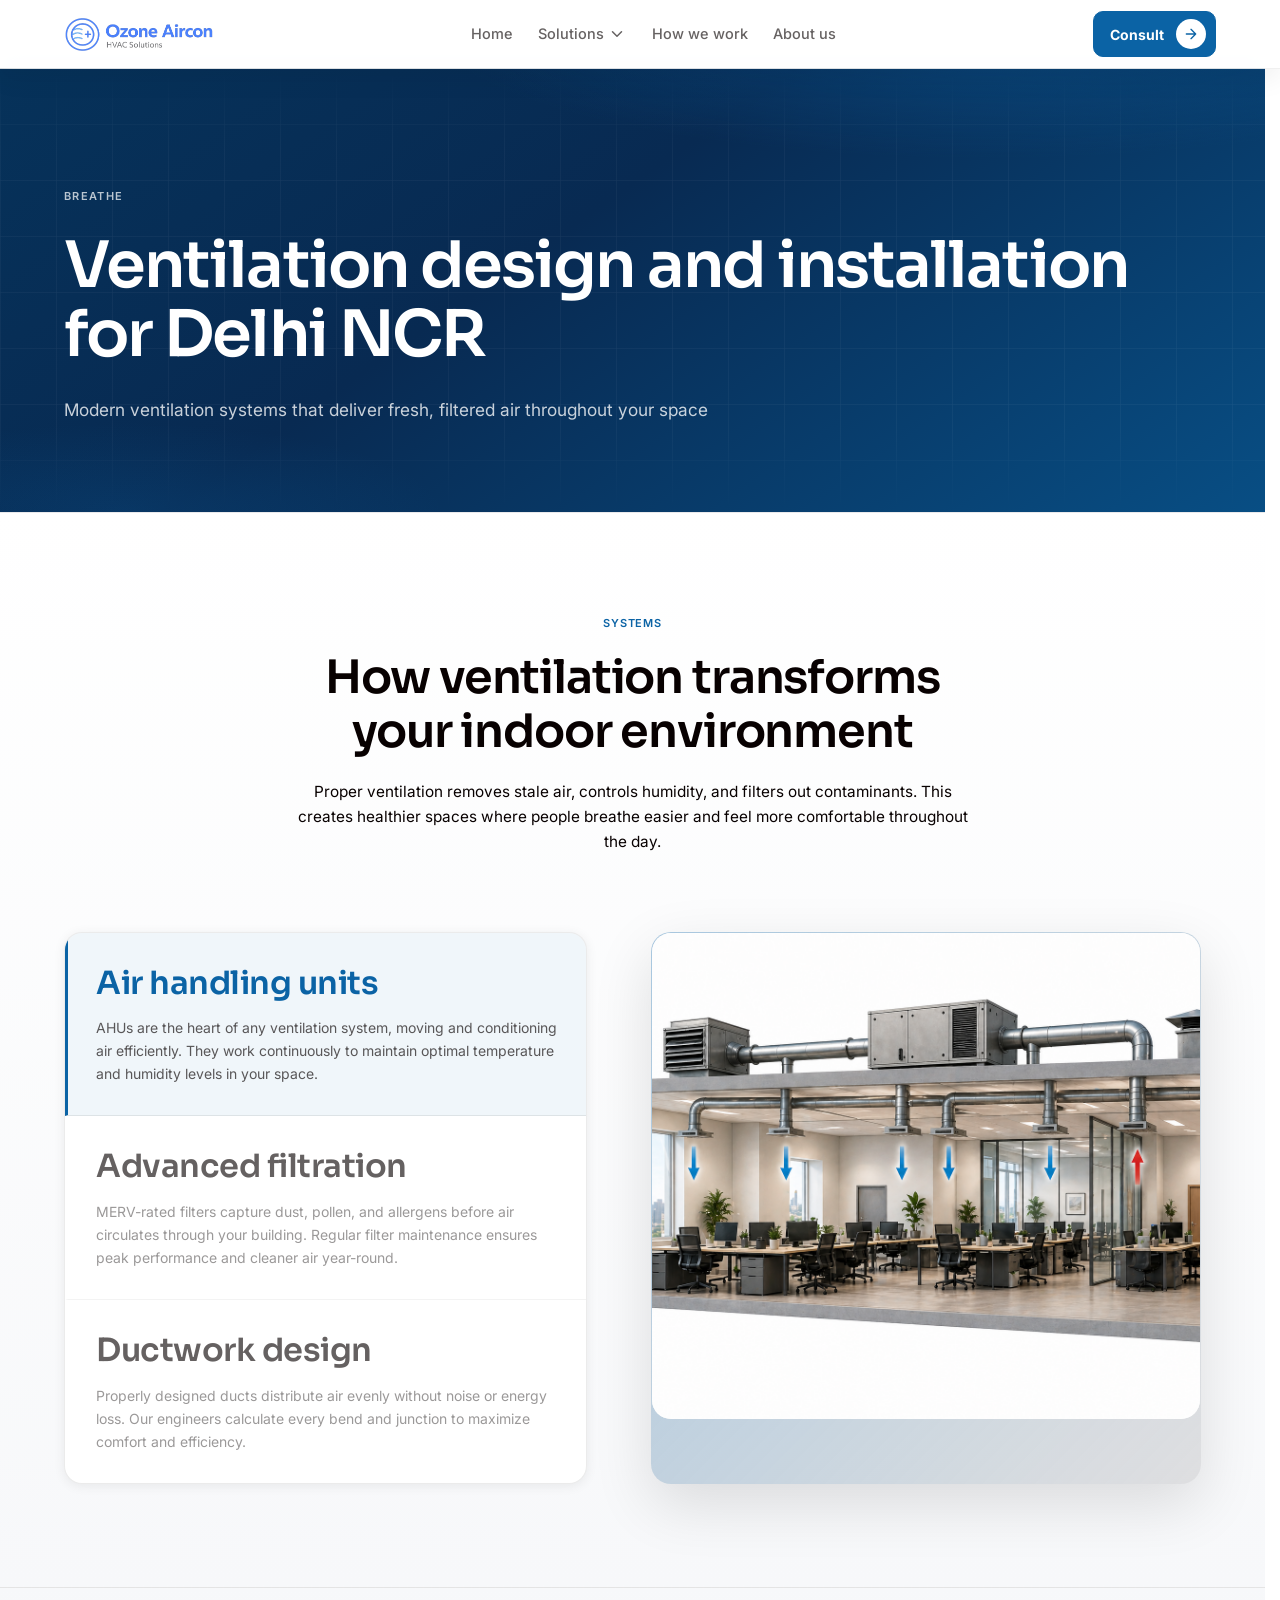
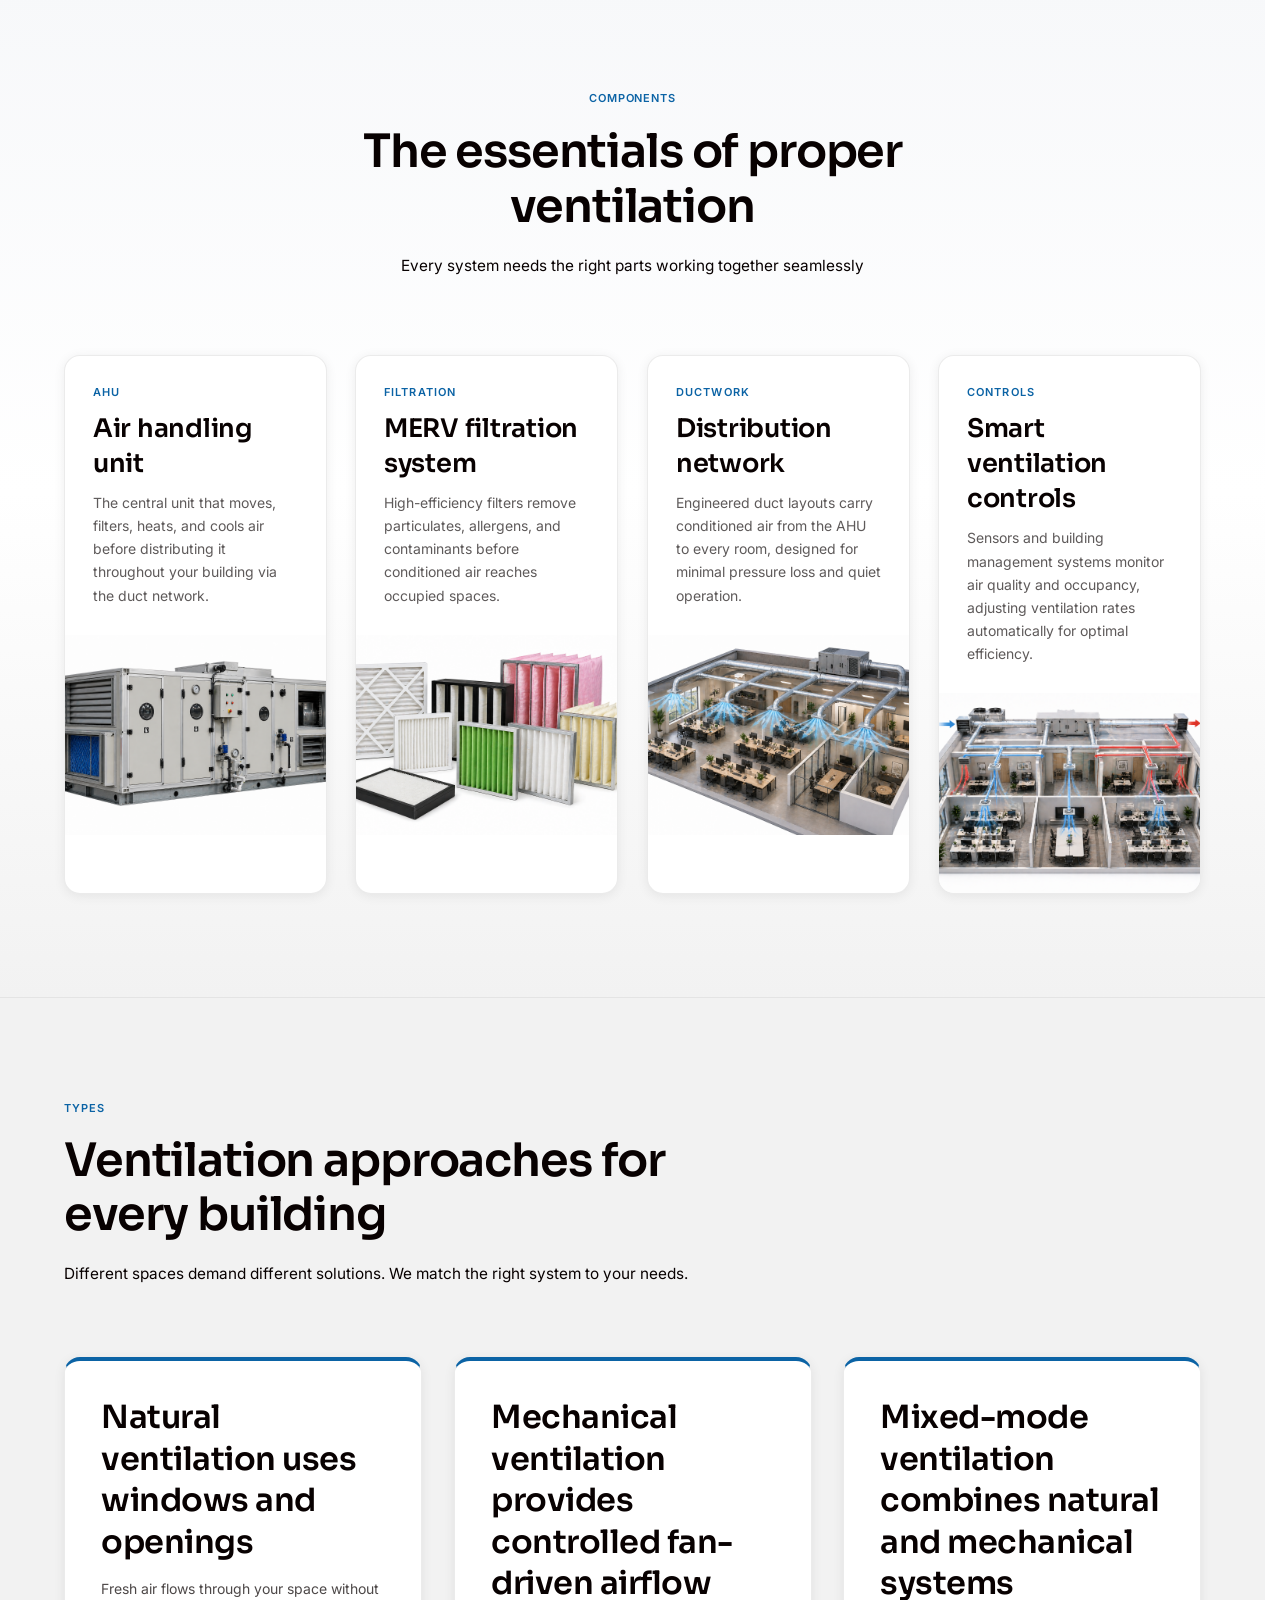
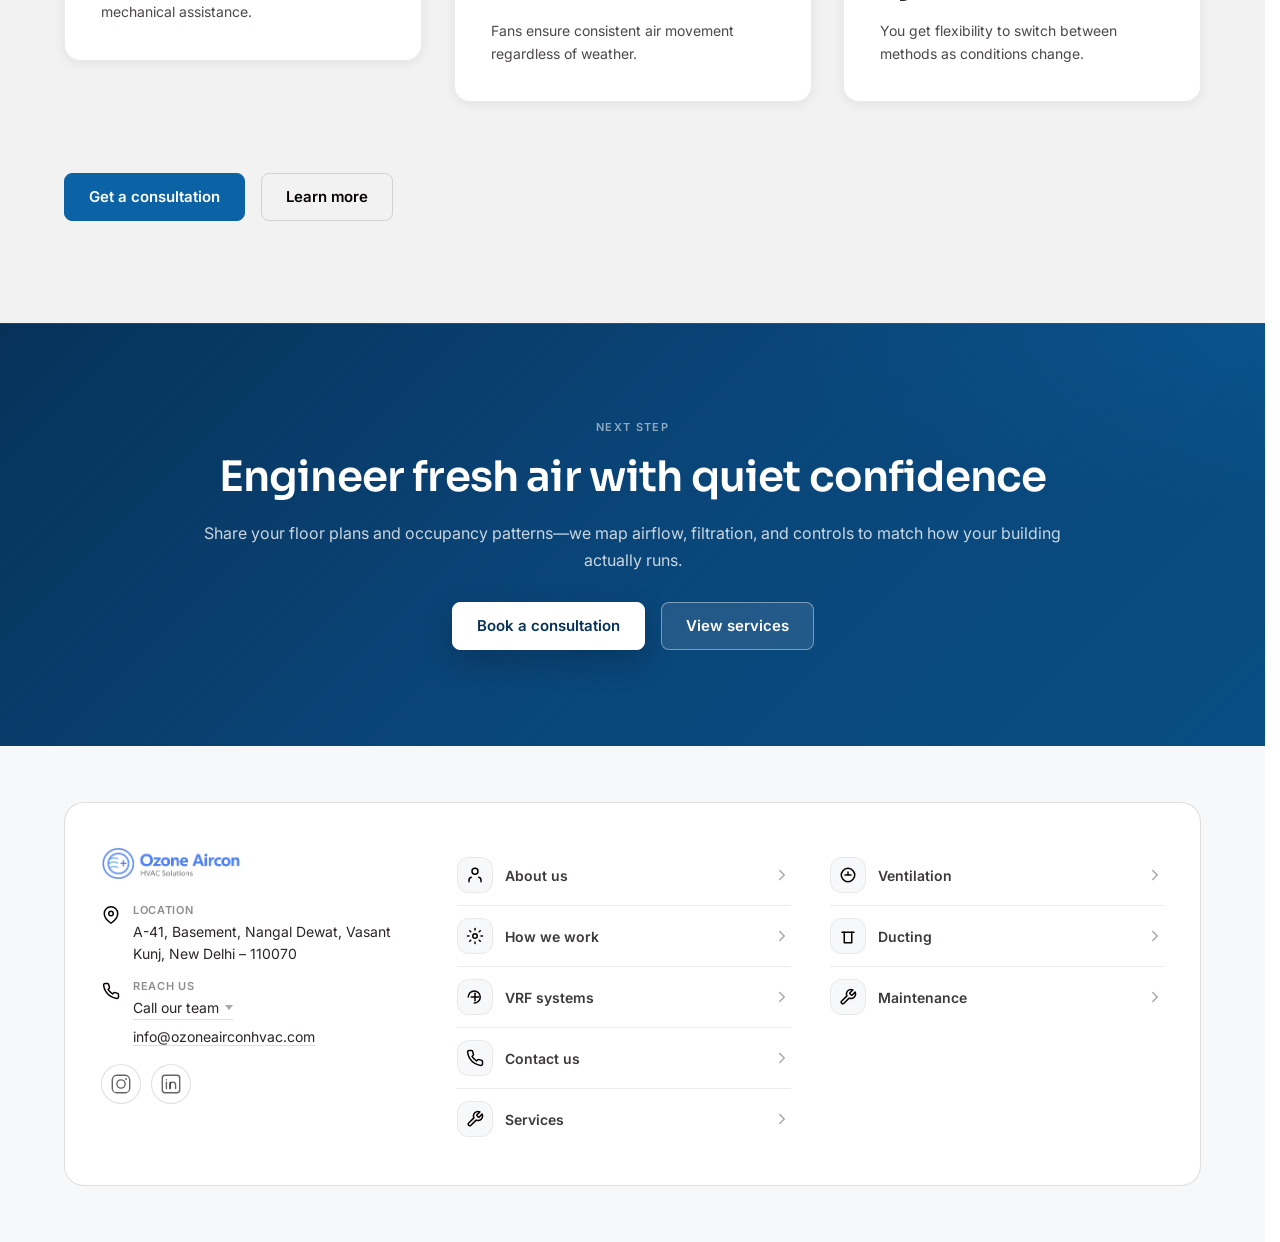
<file: ventilation.html>
<!DOCTYPE html>
<html lang="en">
<head>
  <meta charset="UTF-8" />
  <meta name="viewport" content="width=device-width, initial-scale=1.0, viewport-fit=cover" />
  <link rel="icon" type="image/png" sizes="48x48" href="/favicon-48.png?v=8" />
  <link rel="icon" type="image/png" sizes="96x96" href="/favicon-96.png?v=8" />
  <link rel="icon" type="image/png" sizes="192x192" href="/favicon-192.png?v=8" />
  <link rel="shortcut icon" type="image/png" href="/favicon-48.png?v=8" />
  <link rel="icon" href="/favicon.ico?v=8" sizes="any" />
  <link rel="icon" type="image/png" href="/favicon.png?v=8" />
  <link rel="apple-touch-icon" href="/favicon-192.png?v=8" />
  <script>
    (function () {
      var l = document.createElement('link');
      l.rel = 'manifest';
      l.href = location.origin + '/site.webmanifest?v=8';
      document.head.appendChild(l);
    })();
  </script>
  <meta name="description" content="Mechanical ventilation for Delhi NCR—fresh-air intake, exhaust, filtration, heat recovery options, and balanced airflow engineered by Ozone Aircon for offices, retail, and homes." />
  <meta name="robots" content="index, follow" />
  <link rel="canonical" href="https://ozoneairconhvac.com/ventilation.html" />
  <meta property="og:type" content="website" />
  <meta property="og:site_name" content="Ozone Aircon" />
  <meta property="og:title" content="Ventilation — Ozone Aircon" />
  <meta property="og:description" content="Mechanical ventilation for Delhi NCR—fresh-air intake, exhaust, filtration, heat recovery options, and balanced airflow engineered by Ozone Aircon for offices, retail, and homes." />
  <meta property="og:url" content="https://ozoneairconhvac.com/ventilation.html" />
  <meta property="og:image" content="https://ozoneairconhvac.com/public/images/logo.png" />
  <meta property="og:locale" content="en_IN" />
  <meta name="twitter:card" content="summary_large_image" />
  <meta name="twitter:title" content="Ventilation — Ozone Aircon" />
  <meta name="twitter:description" content="Mechanical ventilation for Delhi NCR—fresh-air intake, exhaust, filtration, heat recovery options, and balanced airflow engineered by Ozone Aircon for offices, retail, and homes." />
  <meta name="twitter:image" content="https://ozoneairconhvac.com/public/images/logo.png" />
  <script type="application/ld+json">
  {
    "@context": "https://schema.org",
    "@graph": [
      {
        "@type": "BreadcrumbList",
        "@id": "https://ozoneairconhvac.com/ventilation.html#breadcrumb",
        "itemListElement": [
          { "@type": "ListItem", "position": 1, "name": "Home", "item": "https://ozoneairconhvac.com/" },
          { "@type": "ListItem", "position": 2, "name": "Services", "item": "https://ozoneairconhvac.com/services.html" },
          { "@type": "ListItem", "position": 3, "name": "Ventilation", "item": "https://ozoneairconhvac.com/ventilation.html" }
        ]
      },
      {
        "@type": "WebPage",
        "@id": "https://ozoneairconhvac.com/ventilation.html#webpage",
        "url": "https://ozoneairconhvac.com/ventilation.html",
        "name": "Ventilation — Ozone Aircon",
        "description": "Mechanical ventilation for Delhi NCR—fresh-air intake, exhaust, filtration, heat recovery options, and balanced airflow engineered by Ozone Aircon for offices, retail, and homes.",
        "isPartOf": { "@id": "https://ozoneairconhvac.com/#website" }
      },
      {
        "@type": "Service",
        "name": "Commercial and residential ventilation systems",
        "serviceType": "Mechanical ventilation design and installation",
        "url": "https://ozoneairconhvac.com/ventilation.html",
        "provider": { "@id": "https://ozoneairconhvac.com/#organization" },
        "areaServed": { "@type": "AdministrativeArea", "name": "Delhi NCR" }
      }
    ]
  }
  </script>
  <title>Ventilation — Ozone Aircon</title>
  <link rel="preconnect" href="https://fonts.googleapis.com" />
  <link rel="preconnect" href="https://fonts.gstatic.com" crossorigin />
  <link href="https://fonts.googleapis.com/css2?family=Inter:wght@400;500;600;700&family=Sora:wght@600&display=swap" rel="stylesheet" />
  <style>

    /* ═══════════════ DESIGN TOKENS (aligned with Home) ═══════════════ */
    :root {
      --white:   #FFFFFF;
      --black:   #080101;
      --blue:    #0B63A5;
      --blue-dark:  #084E84;
      --blue-deep:  #06325A;
      --gray-bg: #F2F2F2;
      --gray-soft:  #F7F8FA;
      --border:  rgba(8,1,1,0.13);
      --font-sora:  'Sora', sans-serif;
      --font-inter: 'Inter', sans-serif;
      --section-pad-v: clamp(64px, 8vw, 120px);
      --section-pad-h: clamp(20px, 5vw, 96px);
      --container-gap: clamp(40px, 5.5vw, 88px);
      --pad-v: var(--section-pad-v);
      --pad-h: var(--section-pad-h);
      --gap:   var(--container-gap);
      --shadow-sm: 0 2px 12px rgba(8,1,1,0.07);
      --shadow-md: 0 8px 32px rgba(8,1,1,0.10);
      --shadow-lg: 0 20px 60px rgba(8,1,1,0.12);
      --nav-bar-h: 68px;
    }
    *, *::before, *::after { box-sizing: border-box; margin: 0; padding: 0; }
    html { font-size: 93.75%; scroll-behavior: smooth; overflow-x: clip; scrollbar-gutter: stable; }
    body { font-family: var(--font-inter); background: var(--white); color: var(--black); width: 100%; max-width: none; margin-inline: auto; overflow-x: clip; }
    a { text-decoration: none; color: inherit; }
    img { display: block; max-width: 100%; height: auto; }
    button { cursor: pointer; font-family: inherit; }

    /* ═══════════════ TYPE ═══════════════ */
    .h1 { font-family: var(--font-sora); font-weight: 600; font-size: clamp(36px,5vw,72px); line-height: 115%; letter-spacing: -0.025em; }
    .h2 { font-family: var(--font-sora); font-weight: 600; font-size: clamp(26px,3.6vw,52px); line-height: 118%; letter-spacing: -0.025em; }
    .h3 { font-family: var(--font-sora); font-weight: 600; font-size: clamp(22px,3.1vw,44px); line-height: 122%; letter-spacing: -0.02em; }
    .h4 { font-family: var(--font-sora); font-weight: 600; font-size: clamp(20px,2.5vw,36px); line-height: 130%; letter-spacing: -0.015em; }
    .h5 { font-family: var(--font-sora); font-weight: 600; font-size: clamp(18px,2vw,28px); line-height: 138%; letter-spacing: -0.01em; }
    .tagline { font-family: var(--font-inter); font-weight: 600; font-size: 11px; letter-spacing: 0.08em; text-transform: uppercase; line-height: 150%; color: var(--blue); }
    .text-md  { font-family: var(--font-inter); font-weight: 400; font-size: clamp(14px,1.2vw,17px); line-height: 165%; }
    .text-reg { font-family: var(--font-inter); font-weight: 400; font-size: 14px; line-height: 165%; }
    .text-sm  { font-family: var(--font-inter); font-weight: 400; font-size: 12px; line-height: 150%; }
    .text-sm-bold { font-family: var(--font-inter); font-weight: 600; font-size: 12px; line-height: 150%; }
    .text-sm-link { font-family: var(--font-inter); font-weight: 400; font-size: 12px; line-height: 150%; text-decoration: underline; }
    .h6 { font-family: var(--font-sora); font-weight: 600; font-size: clamp(16px, 1.45vw, 20px); line-height: 130%; letter-spacing: -0.01em; color: var(--black); }

    /* ═══════════════ BUTTONS (same as Home) ═══════════════ */
    .btn-primary, .btn-secondary, .btn-primary-sm {
      display: inline-flex; align-items: center; justify-content: center;
      gap: 8px; border-radius: 8px; cursor: pointer;
      font-family: var(--font-inter); font-weight: 600;
      font-size: 15px; line-height: 150%; text-decoration: none;
      white-space: nowrap;
    }
    .btn-primary    { padding: 12px 24px; background: var(--blue); color: var(--white); border: 1.5px solid var(--blue); }
    .btn-secondary  { padding: 12px 24px; background: transparent; color: var(--black); border: 1.5px solid var(--border); }
    .btn-primary-sm { padding: 8px 18px; background: var(--blue); color: var(--white); border: 1.5px solid var(--blue); }
    .btn-link {
      display: inline-flex; align-items: center; gap: 6px;
      font-family: var(--font-inter); font-weight: 500; font-size: clamp(14px,1.1vw,16px);
      color: var(--black); text-decoration: none; padding: 8px 0;
    }
    .btn-link svg { width: 20px; height: 20px; stroke: var(--black); transition: transform 0.2s ease; }
    .btn-link:hover svg { transform: translateX(4px); }

    /* ═══════════════ NAVBAR (same as Home) ═══════════════ */
    .nav-shell {
      position: sticky; top: 0; z-index: 100;
      padding: 0 var(--section-pad-h);
      background: rgba(255,255,255,0.82);
      backdrop-filter: blur(12px) saturate(1.25);
      border-bottom: 1px solid rgba(8,1,1,0.06);
      box-shadow: 0 10px 26px rgba(8,1,1,0.06);
    }
    .nav-shell.scrolled {
      background: rgba(255,255,255,0.92);
      border-bottom: 1px solid rgba(8,1,1,0.08);
    }
    .navbar-inner {
      display: flex; flex-direction: row;
      align-items: center; justify-content: space-between; gap: 16px;
      min-height: var(--nav-bar-h);
      padding: 0;
    }
    .navbar-brand {
      display: flex; flex-direction: row; align-items: center; gap: 12px;
      text-decoration: none; color: inherit;
      flex-shrink: 0;
    }
    .navbar-logo {
      height: 52px; width: auto; max-width: 150px;
      object-fit: contain; border-radius: 10px;
      flex-shrink: 0;
    }
    .nav-links {
      display: flex; flex-direction: row; align-items: center;
      gap: clamp(14px, 2vw, 28px);
      flex: 1; justify-content: center; min-width: 0;
    }
    .nav-link {
      display: flex; align-items: center; gap: 4px;
      color: rgba(8,1,1,0.62); text-decoration: none;
      font-family: var(--font-inter); font-weight: 500;
      font-size: 14.5px; line-height: 150%; white-space: nowrap;
    }
    .nav-link.active { color: var(--blue); font-weight: 600; }
    .nav-consult {
      display: inline-flex; align-items: center; gap: 12px;
      padding: 7px 9px 7px 16px;
      background: var(--blue); color: var(--white);
      border-radius: 10px; text-decoration: none;
      font-family: var(--font-inter); font-weight: 700; font-size: 14px;
      border: 1.5px solid var(--blue);
      transition: transform 0.22s ease, box-shadow 0.22s ease;
    }
    .nav-consult:hover {
      transform: translateY(-2px);
      box-shadow: 0 8px 24px rgba(11,99,165,0.38);
    }
    .nav-consult-icon {
      width: 30px; height: 30px; border-radius: 50%;
      background: var(--white);
      display: flex; align-items: center; justify-content: center;
      flex-shrink: 0;
    }
    .nav-consult-icon svg { width: 16px; height: 16px; stroke: var(--blue); }
    .nav-hamburger {
      display: none; flex-direction: column;
      justify-content: center; align-items: center;
      width: 42px; height: 42px; gap: 5px;
      background: var(--gray-soft); border: 1px solid var(--border);
      border-radius: 10px; cursor: pointer; padding: 0;
      margin-left: auto;
    }
    .nav-hamburger span { display: block; width: 22px; height: 2px; background: var(--black); border-radius: 2px; transition: all 0.22s ease; }
    .nav-hamburger.open span:nth-child(1) { transform: translateY(7px) rotate(45deg); }
    .nav-hamburger.open span:nth-child(2) { opacity: 0; }
    .nav-hamburger.open span:nth-child(3) { transform: translateY(-7px) rotate(-45deg); }
    .mobile-menu {
      display: none; position: fixed;
      top: calc(12px + var(--nav-bar-h) + 10px + 8px);
      left: 0; right: 0;
      background: var(--white); border-bottom: 1px solid var(--border);
      z-index: 99; padding: 8px 0 16px;
      max-height: calc(100vh - 100px); overflow-y: auto;
    }
    .mobile-menu.open { display: block; }
    .mobile-nav-link {
      display: block; padding: 12px clamp(16px,4vw,24px);
      color: var(--black); text-decoration: none;
      font-family: var(--font-inter); font-weight: 400; font-size: 16px;
      border-bottom: 1px solid var(--border);
    }
    .mobile-nav-link:last-child { border-bottom: none; }
    .mobile-solutions-toggle {
      display: flex; justify-content: space-between; align-items: center;
      padding: 12px clamp(16px,4vw,24px);
      width: 100%; background: none; border: none; border-bottom: 1px solid var(--border);
      color: var(--black); font-family: var(--font-inter);
      font-weight: 400; font-size: 16px; cursor: pointer; text-align: left;
    }
    .mobile-solutions-toggle svg { width: 18px; height: 18px; transition: transform 0.22s; stroke: var(--black); }
    .mobile-solutions-toggle.open svg { transform: rotate(180deg); }
    .mobile-solutions-list { display: none; background: var(--gray-bg); padding: 8px clamp(16px,4vw,24px); }
    .mobile-solutions-list.open { display: block; }
    .mobile-solution-item {
      display: block; padding: 10px 0; color: var(--black); text-decoration: none;
      font-family: var(--font-inter); font-weight: 500; font-size: 14px;
      border-bottom: 1px solid var(--border);
    }
    .mobile-solution-item:last-child { border-bottom: none; }
    .mobile-cta { padding: 16px clamp(16px,4vw,24px); }
    .mobile-cta .btn-primary { width: 100%; justify-content: center; }

    /* Solutions dropdown */
    .nav-solutions { position: relative; }
    .nav-solutions-btn {
      display: flex; align-items: center; gap: 4px;
      background: none; border: none; cursor: pointer;
      color: rgba(8,1,1,0.62); font-family: var(--font-inter);
      font-weight: 500; font-size: 14.5px; line-height: 150%;
      padding: 0; white-space: nowrap;
    }
    .nav-solutions-btn svg { width: 18px; height: 18px; flex-shrink: 0; transition: transform 0.22s ease; stroke: currentColor; }
    .nav-solutions-btn.open svg { transform: rotate(180deg); }
    .solutions-dropdown {
      display: none; position: absolute;
      top: calc(100% + 14px); left: 50%;
      transform: translateX(-50%);
      width: min(640px, 94vw);
      background: var(--white);
      border: 1px solid var(--border);
      border-radius: 12px; padding: 24px 24px 20px; z-index: 200;
      box-shadow: var(--shadow-md);
    }
    .solutions-dropdown.open { display: block; }
    .solutions-dropdown-header {
      font-family: var(--font-inter); font-weight: 600;
      font-size: 11px; line-height: 150%; letter-spacing: 0.08em;
      text-transform: uppercase; color: rgba(8,1,1,0.4); margin-bottom: 14px;
    }
    .solutions-grid { display: grid; grid-template-columns: 1fr 1fr; gap: 4px; }
    .solution-item {
      display: flex; align-items: flex-start; gap: 12px;
      padding: 11px 12px; border-radius: 8px;
      cursor: pointer; text-decoration: none;
      transition: background 0.15s ease;
    }
    .solution-item:hover { background: var(--gray-bg); }
    .solution-icon {
      width: 34px; height: 34px; border-radius: 7px;
      background: var(--gray-bg);
      display: flex; align-items: center; justify-content: center; flex-shrink: 0;
    }
    .solution-icon svg { width: 17px; height: 17px; stroke: var(--black); }
    .solution-text { display: flex; flex-direction: column; gap: 2px; }
    .solution-title { font-family: var(--font-inter); font-weight: 600; font-size: 13px; line-height: 150%; color: var(--black); }
    .solution-subtitle { font-family: var(--font-inter); font-weight: 400; font-size: 11px; line-height: 150%; color: rgba(8,1,1,0.5); }
    .solutions-dropdown-divider { height: 1px; background: var(--border); margin: 14px 0; }
    .solutions-footer { display: flex; align-items: center; justify-content: flex-end; }
    .solutions-footer-link {
      font-family: var(--font-inter); font-weight: 600; font-size: 12px;
      color: var(--blue); text-decoration: none;
      display: flex; align-items: center; gap: 4px;
    }
    .solutions-footer-link svg { width: 13px; height: 13px; stroke: var(--blue); }

    /* ═══════════════════════════════════════
       PAGE HERO (aligned with Services / VRF)
    ═══════════════════════════════════════ */
    .about-hero {
      position: relative; overflow: hidden;
      padding: clamp(72px, 10vw, 120px) var(--section-pad-h) clamp(56px, 7vw, 88px);
      background: linear-gradient(145deg, var(--blue-deep) 0%, #082a52 42%, var(--blue-dark) 100%);
      color: var(--white);
    }
    .about-hero::before {
      content: ''; position: absolute; inset: 0;
      background:
        radial-gradient(ellipse 80% 55% at 78% -10%, rgba(11,99,165,0.45) 0%, transparent 55%),
        radial-gradient(ellipse 50% 40% at 10% 100%, rgba(11,99,165,0.22) 0%, transparent 50%);
      pointer-events: none;
    }
    .about-hero::after {
      content: ''; position: absolute; inset: 0; opacity: 0.07;
      background-image:
        linear-gradient(rgba(255,255,255,0.5) 1px, transparent 1px),
        linear-gradient(90deg, rgba(255,255,255,0.5) 1px, transparent 1px);
      background-size: 56px 56px;
      pointer-events: none;
      mask-image: linear-gradient(to bottom, transparent, black 18%, black 82%, transparent);
    }
    .about-hero-inner {
      position: relative; z-index: 1;
      max-width: min(1320px, 100%);
      display: flex; flex-direction: column;
      gap: clamp(18px, 3vw, 26px);
    }
    .about-hero-tag { color: rgba(255,255,255,0.72) !important; letter-spacing: 0.12em; }
    .about-hero-title {
      font-family: var(--font-sora); font-weight: 600;
      font-size: clamp(36px, 5vw, 64px);
      line-height: 108%; letter-spacing: -0.03em;
      color: var(--white);
    }
    .about-hero-lead {
      max-width: min(920px, 100%);
      font-size: clamp(15px, 1.35vw, 18px);
      line-height: 170%;
      color: rgba(255,255,255,0.78);
    }
    .tagline-wrapper { display: flex; align-items: center; }

    /* ═══════════════════════════════════════
       TABS SECTION (vent-tab-hero.png)
    ═══════════════════════════════════════ */
    .section-tabs {
      background: linear-gradient(180deg, var(--white) 0%, var(--gray-soft) 100%);
      padding: var(--section-pad-v) var(--section-pad-h);
      border-top: 1px solid rgba(8,1,1,0.06);
    }
    .tabs-shell { width: 100%; max-width: none; margin-inline: auto; }
    .tabs-section-container { display: flex; flex-direction: column; gap: clamp(48px, 6vw, 88px); }
    .section-title-centered { display: flex; flex-direction: column; align-items: center; gap: 18px; text-align: center; }
    .section-title-centered .title-content { display: flex; flex-direction: column; gap: 20px; align-items: center; max-width: 680px; }

    .tabs-row {
      display: grid;
      grid-template-columns: minmax(0, 1fr) minmax(0, 1.05fr);
      gap: clamp(36px, 5vw, 72px);
      align-items: stretch;
    }
    .tabs-menu {
      display: flex;
      flex-direction: column;
      border: 1px solid rgba(8,1,1,0.08);
      border-radius: 18px;
      overflow: hidden;
      background: var(--white);
      box-shadow: var(--shadow-sm);
    }
    .tab-link {
      display: flex;
      flex-direction: column;
      gap: 12px;
      padding: clamp(22px, 2.6vw, 30px) clamp(22px, 2.5vw, 28px);
      border-bottom: 1px solid rgba(8,1,1, 0.08);
      border-left: 3px solid transparent;
      cursor: pointer;
      transition: opacity .2s ease, background .2s ease, border-color .2s ease;
    }
    .tab-link:last-child { border-bottom: none; }
    .tab-link.active {
      opacity: 1;
      background: rgba(11,99,165, 0.06);
      border-left-color: var(--blue);
    }
    .tab-link:not(.active) { opacity: 0.62; }
    .tab-link:not(.active):hover { opacity: 0.92; background: rgba(8,1,1,0.02); }
    .tab-link .text-reg { color: rgba(8,1,1, 0.65); }
    .tab-link.active .h4 { color: var(--blue); }

    .tabs-image-shell {
      position: relative;
      border-radius: 20px;
      padding: 1px;
      background: linear-gradient(135deg, rgba(11,99,165, 0.35), rgba(8,1,1, 0.1));
      box-shadow: var(--shadow-lg);
      transition: transform 0.35s ease;
    }
    .tabs-image-shell:hover { transform: translateY(-3px); }
    .tabs-image-pane {
      position: relative;
      border-radius: 19px;
      overflow: hidden;
      background: var(--gray-bg);
      min-height: clamp(300px, 38vw, 540px);
    }
    .tabs-image-pane img {
      position: absolute; inset: 0;
      width: 100%; height: 100%;
      object-fit: cover;
      transition: transform 0.65s cubic-bezier(0.22, 1, 0.36, 1);
    }
    .tabs-image-shell:hover .tabs-image-pane img { transform: scale(1.04); }

    /* ═══════════════════════════════════════
       COMPONENTS (4 × vent-card images)
    ═══════════════════════════════════════ */
    .section-components {
      background: linear-gradient(180deg, var(--gray-soft) 0%, var(--white) 50%, var(--gray-bg) 100%);
      padding: var(--section-pad-v) var(--section-pad-h);
      border-top: 1px solid rgba(8,1,1,0.06);
    }
    .components-shell { width: 100%; max-width: none; margin-inline: auto; }
    .components-container { display: flex; flex-direction: column; gap: clamp(48px, 6vw, 88px); }
    .components-grid {
      display: grid;
      grid-template-columns: repeat(4, 1fr);
      gap: clamp(20px, 2.5vw, 28px);
    }
    .component-card {
      background: var(--white);
      border: 1px solid rgba(8,1,1, 0.08);
      border-radius: 16px;
      overflow: hidden;
      display: flex;
      flex-direction: column;
      box-shadow: var(--shadow-sm);
      transition: transform .25s ease, box-shadow .25s ease, border-color .25s ease;
    }
    .component-card:hover {
      transform: translateY(-6px);
      box-shadow: var(--shadow-md);
      border-color: rgba(11,99,165, 0.2);
    }
    .component-card-content {
      padding: clamp(22px, 2.5vw, 28px);
      display: flex;
      flex-direction: column;
      gap: 10px;
    }
    .component-card-content .tagline { color: var(--blue); font-size: 11px; letter-spacing: 0.1em; }
    .component-card-image {
      position: relative;
      width: 100%;
      height: clamp(160px, 18vw, 200px);
      flex-shrink: 0;
    }
    .component-card-image img {
      position: absolute; inset: 0;
      width: 100%; height: 100%;
      object-fit: cover;
      transition: transform .55s cubic-bezier(0.22, 1, 0.36, 1);
    }
    .component-card:hover .component-card-image img { transform: scale(1.06); }

    /* ═══════════════════════════════════════
       TYPES SECTION
    ═══════════════════════════════════════ */
    .section-types {
      background: var(--gray-bg);
      padding: var(--section-pad-v) var(--section-pad-h);
      border-top: 1px solid rgba(8,1,1, 0.06);
    }
    .types-shell { width: 100%; max-width: none; margin-inline: auto; }
    .types-container { display: flex; flex-direction: column; gap: clamp(44px, 5.5vw, 72px); }
    .section-title-left { display: flex; flex-direction: column; gap: 16px; }
    .section-title-left .title-content { display: flex; flex-direction: column; gap: 20px; max-width: 640px; }
    .types-grid {
      display: grid;
      grid-template-columns: repeat(3, 1fr);
      gap: clamp(22px, 3vw, 32px);
    }
    .type-column {
      display: flex;
      flex-direction: column;
      gap: 0;
    }
    .type-column-content {
      display: flex;
      flex-direction: column;
      gap: 14px;
      background: var(--white);
      border: 1px solid rgba(8,1,1, 0.08);
      border-radius: 16px;
      padding: clamp(26px, 3vw, 36px);
      box-shadow: var(--shadow-sm);
      border-top: 4px solid var(--blue);
      transition: transform 0.22s ease, box-shadow 0.22s ease;
    }
    .type-column-content:hover {
      transform: translateY(-4px);
      box-shadow: var(--shadow-md);
    }
    .type-column-content .text-reg { color: rgba(8,1,1, 0.72); }
    .types-actions { display: flex; align-items: center; gap: 16px; flex-wrap: wrap; justify-content: flex-start; }

    /* ═══════════════════════════════════════
       CLOSING CTA
    ═══════════════════════════════════════ */
    .section-vent-cta {
      padding: clamp(56px, 8vw, 96px) var(--section-pad-h);
      background: linear-gradient(135deg, var(--blue-deep) 0%, #0a4578 48%, var(--blue-dark) 100%);
      position: relative;
      overflow: hidden;
      border-top: 1px solid rgba(255,255,255, 0.06);
    }
    .section-vent-cta::before {
      content: ''; position: absolute; inset: 0;
      background: radial-gradient(ellipse 70% 80% at 100% 0%, rgba(11,99,165, 0.35) 0%, transparent 55%);
      pointer-events: none;
    }
    .vent-cta-inner {
      position: relative; z-index: 1;
      width: 100%; max-width: none; margin-inline: auto;
      text-align: center;
      display: flex; flex-direction: column; gap: 18px; align-items: center;
    }
    .vent-cta-title {
      font-family: var(--font-sora); font-weight: 600;
      font-size: clamp(26px, 3.6vw, 42px);
      line-height: 118%; color: var(--white);
      letter-spacing: -0.02em;
    }
    .vent-cta-lead {
      font-size: clamp(14px, 1.25vw, 17px);
      line-height: 168%;
      color: rgba(255,255,255, 0.78);
      max-width: min(880px, 100%);
    }
    .vent-cta-eyebrow {
      font-size: 11px; font-weight: 600; letter-spacing: 0.12em;
      text-transform: uppercase;
      color: rgba(255,255,255, 0.55);
    }
    .vent-cta-actions {
      display: flex; flex-wrap: wrap;
      gap: 12px 16px; justify-content: center;
      margin-top: 10px;
    }
    .section-vent-cta .btn-primary {
      background: var(--white); color: var(--blue-deep);
      border-color: var(--white);
      box-shadow: 0 12px 32px rgba(0,0,0, 0.2);
    }
    .section-vent-cta .btn-primary:hover {
      box-shadow: 0 16px 44px rgba(0,0,0, 0.28);
    }
    .section-vent-cta .btn-secondary {
      background: rgba(255,255,255, 0.1);
      border-color: rgba(255,255,255, 0.4);
      color: var(--white);
    }
    .section-vent-cta .btn-secondary:hover {
      background: rgba(255,255,255, 0.16);
    }
    /* ═══════════════════════════════════════
       FOOTER (same as Home)
    ═══════════════════════════════════════ */
    .footer {
      background: var(--gray-soft);
      padding: clamp(36px,5vw,56px) var(--section-pad-h);
      display: flex; flex-direction: column; gap: 0;
    }
    .footer-main {
      display: grid;
      grid-template-columns: minmax(240px, 0.95fr) 1fr 1fr;
      gap: clamp(24px, 3vw, 44px);
      align-items: start;
      background: var(--white);
      border: 1px solid var(--border);
      border-radius: 20px;
      padding: clamp(22px, 3.2vw, 36px);
    }
    .footer-brand-col { display: flex; flex-direction: column; gap: 16px; min-width: 0; }
    .footer-brand {
      display: inline-flex; flex-direction: row; align-items: center;
      text-decoration: none; color: inherit;
    }
    .footer-logo {
      height: 48px; width: auto; max-width: 140px; object-fit: contain;
      border-radius: 10px; flex-shrink: 0;
    }
    .footer-social { display: flex; flex-direction: row; gap: 10px; align-items: center; }
    .footer-social a { color: rgba(8,1,1,0.78); }
    .footer-social a {
      display: flex; align-items: center; justify-content: center;
      width: 40px; height: 40px; border-radius: 50%;
      border: 1px solid var(--border);
      background: rgba(255,255,255,0.9);
      transition: transform 0.22s ease, color 0.18s ease, border-color 0.18s ease, background 0.18s ease;
    }
    .footer-social a:hover {
      transform: translateY(-2px);
      color: var(--blue);
      border-color: rgba(11,99,165,0.35);
      background: rgba(11,99,165,0.05);
    }
    .footer-contact-block { display: flex; flex-direction: column; gap: 14px; min-width: 0; }
    .footer-contact-row {
      display: flex; flex-direction: row; align-items: flex-start; gap: 12px;
    }
    .footer-contact-icon {
      width: 20px; height: 20px; border-radius: 0; flex-shrink: 0;
      margin-top: 2px;
      display: flex; align-items: center; justify-content: center;
    }
    .footer-contact-icon svg { width: 18px; height: 18px; stroke: var(--blue); fill: none; }
    .footer-contact-label {
      font-family: var(--font-inter); font-weight: 600; font-size: 11px;
      color: rgba(8,1,1,0.45); text-transform: uppercase; letter-spacing: 0.06em;
      display: block; margin-bottom: 4px;
    }
    .footer-contact-value {
      font-family: var(--font-inter); font-weight: 400; font-size: 14px;
      line-height: 155%; color: rgba(8,1,1,0.86);
      margin: 0;
    }
    .footer-contact-value a {
      color: rgba(8,1,1,0.86); text-decoration: none;
      border-bottom: 1px solid rgba(8,1,1,0.12);
      transition: border-color 0.18s ease, color 0.18s ease;
    }
    .footer-contact-value a:hover { color: var(--blue); border-color: rgba(11,99,165,0.35); }

    .footer-phone { margin: 0; width: 100%; max-width: 100%; min-width: 0; }
    .footer-phone-summary {
      font-family: var(--font-inter); font-weight: 400; font-size: 14px;
      line-height: 155%; color: rgba(8,1,1,0.86);
      cursor: pointer;
      list-style: none;
      display: inline-flex; align-items: center; gap: 6px;
      user-select: none;
      border-bottom: 1px solid rgba(8,1,1,0.12);
      padding-bottom: 1px;
      width: fit-content;
      max-width: 100%;
      box-sizing: border-box;
      transition: color 0.18s ease, border-color 0.18s ease;
    }
    .footer-phone-summary::-webkit-details-marker { display: none; }
    .footer-phone-summary::marker { content: ''; }
    .footer-phone-summary::after {
      content: '';
      width: 0; height: 0;
      margin-top: 1px; flex-shrink: 0;
      border-left: 4px solid transparent; border-right: 4px solid transparent;
      border-top: 5px solid rgba(8,1,1,0.35);
      transition: transform 0.18s ease;
    }
    .footer-phone[open] .footer-phone-summary::after { transform: rotate(180deg); }
    .footer-phone-summary:hover {
      color: var(--blue);
      border-bottom-color: rgba(11,99,165,0.35);
    }
    .footer-phone-summary:focus { outline: none; }
    .footer-phone-summary:focus-visible {
      color: var(--blue);
      border-radius: 2px;
      box-shadow: 0 0 0 3px rgba(11,99,165,0.25);
    }
    .footer-phone-options {
      display: flex; flex-direction: column; gap: 8px;
      margin-top: 10px; padding-top: 10px;
      border-top: 1px solid rgba(8,1,1,0.08);
      min-width: 0;
    }
    .footer-phone-link {
      font-family: var(--font-inter); font-weight: 500; font-size: 14px;
      line-height: 150%;
      color: rgba(8,1,1,0.86); text-decoration: none;
      border-bottom: 1px solid rgba(8,1,1,0.12);
      padding-bottom: 1px; align-self: flex-start;
      transition: border-color 0.18s ease, color 0.18s ease;
    }
    .footer-phone-link:hover { color: var(--blue); border-color: rgba(11,99,165,0.35); }

    .footer-links-col { display: flex; flex-direction: column; gap: 0; padding-top: 6px; }
    .footer-link-row {
      display: flex; align-items: center; justify-content: space-between; gap: 12px;
      padding: 12px 0;
      text-decoration: none;
      border-bottom: 1px solid rgba(8,1,1,0.08);
      transition: background 0.18s ease;
    }
    .footer-link-row:last-child { border-bottom: none; }
    .footer-link-left { display: flex; align-items: center; gap: 12px; min-width: 0; }
    .footer-link-icon {
      width: 36px; height: 36px; border-radius: 12px;
      background: var(--gray-soft);
      border: 1px solid rgba(8,1,1,0.06);
      display: flex; align-items: center; justify-content: center;
      flex-shrink: 0;
    }
    .footer-link-icon svg { width: 18px; height: 18px; stroke: var(--blue); }
    .footer-link-text {
      font-family: var(--font-inter); font-weight: 600; font-size: 14px;
      color: rgba(8,1,1,0.78);
      white-space: nowrap; overflow: hidden; text-overflow: ellipsis;
    }
    .footer-link-chevron { width: 18px; height: 18px; flex-shrink: 0; color: rgba(8,1,1,0.35); transition: color 0.18s ease; }
    .footer-link-row:hover { background: rgba(11,99,165,0.04); }
    .footer-link-row:hover .footer-link-text { color: var(--blue); }
    .footer-link-row:hover .footer-link-icon { border-color: rgba(11,99,165,0.18); background: rgba(11,99,165,0.04); }
    .footer-link-row:hover .footer-link-chevron { color: var(--blue); }

/* ═══════════════════════════════════════
       RESPONSIVE
    ═══════════════════════════════════════ */
    @media (max-width: 1200px) {
      .nav-links { gap: 20px; }
    }
    @media (max-width: 1100px) {
      .components-grid { grid-template-columns: 1fr 1fr; }
    }
    @media (max-width: 1024px) {
      .tabs-row { grid-template-columns: 1fr; }
      .tabs-image-pane { min-height: 320px; aspect-ratio: 16/9; }
      .types-grid { grid-template-columns: 1fr 1fr; }
    }
    @media (max-width: 1180px) {
      .footer-main {
        grid-template-columns: 1fr 1fr;
      }
      .footer-brand-col { grid-column: 1 / -1; }
    }
    @media (max-width: 900px) {
      .nav-links, .nav-consult { display: none; }
      .nav-hamburger { display: flex; }
      .solutions-dropdown { width: min(520px, 94vw); }
    }
    @media (max-width: 768px) {
      .types-grid { grid-template-columns: 1fr; }
      .vent-cta-actions .btn-primary,
      .vent-cta-actions .btn-secondary { width: 100%; justify-content: center; }
    }
    @media (max-width: 640px) {
      .solutions-dropdown {
        position: fixed;
        top: calc(12px + var(--nav-bar-h) + 10px + 8px);
        left: 8px; right: 8px;
        width: auto; border-radius: 10px;
        transform: translateY(-10px) scale(0.97);
      }
      .solutions-dropdown.open { transform: translateY(0) scale(1); }
      .solutions-grid { grid-template-columns: 1fr; }
      .footer-main { grid-template-columns: 1fr; }
      .components-grid { grid-template-columns: 1fr; }
    }
    @media (max-width: 480px) {
      .mobile-cta .btn-primary { width: 100%; justify-content: center; }
      .footer-links-col { padding-top: 0; }
      .btn-primary, .btn-secondary { width: 100%; justify-content: center; }
      .types-actions { flex-direction: column; align-items: flex-start; }
    }
    /* ═══════════════════════════════════════
       ANIMATIONS
    ═══════════════════════════════════════ */
    @keyframes rvUp    { from{opacity:0;transform:translateY(28px)} to{opacity:1;transform:translateY(0)} }
    @keyframes rvLeft  { from{opacity:0;transform:translateX(-30px)} to{opacity:1;transform:translateX(0)} }
    @keyframes rvRight { from{opacity:0;transform:translateX(30px)}  to{opacity:1;transform:translateX(0)} }
    @keyframes rvScale { from{opacity:0;transform:scale(0.94)}       to{opacity:1;transform:scale(1)} }
    @keyframes rvFade  { from{opacity:0;transform:translateY(18px)} to{opacity:1;transform:translateY(0)} }
    .rv,.rv-l,.rv-r,.rv-sc,.rv-fd { opacity:0; }
    .rv.on    { animation: rvUp    0.68s cubic-bezier(0.22,1,0.36,1) both; }
    .rv-l.on  { animation: rvLeft  0.68s cubic-bezier(0.22,1,0.36,1) both; }
    .rv-r.on  { animation: rvRight 0.68s cubic-bezier(0.22,1,0.36,1) both; }
    .rv-sc.on { animation: rvScale 0.55s cubic-bezier(0.22,1,0.36,1) both; }
    .rv-fd.on { animation: rvFade  0.72s cubic-bezier(0.22,1,0.36,1) both; }
    .s1{animation-delay:.07s!important} .s2{animation-delay:.14s!important} .s3{animation-delay:.21s!important}

    .nav-link { position:relative; transition:color 0.2s ease !important; }
    .nav-link::after { content:''; position:absolute; bottom:-3px; left:0; width:0; height:1.5px; background:var(--blue); transition:width 0.22s cubic-bezier(0.22,1,0.36,1); }
    .nav-link:hover::after, .nav-link.active::after { width:100%; }
    .nav-link:hover { color:var(--blue) !important; }
    .nav-solutions-btn { transition:color 0.2s ease !important; }
    .nav-solutions-btn:hover { color:var(--blue); }
    .btn-primary { transition: transform 0.22s ease, box-shadow 0.22s ease !important; }
    .btn-primary:hover { transform: translateY(-2px); box-shadow: 0 8px 28px rgba(11,99,165,0.30) !important; }
    .btn-primary:active { transform: translateY(0) scale(0.98) !important; box-shadow: none !important; }
    .btn-secondary { transition: background 0.22s ease, transform 0.22s ease, box-shadow 0.22s ease !important; }
    .btn-secondary:hover { transform: translateY(-2px); box-shadow: 0 4px 14px rgba(8,1,1,0.09) !important; }
    .btn-secondary:active { transform: translateY(0) scale(0.98) !important; }
    .btn-primary-sm { transition: transform 0.22s ease, box-shadow 0.22s ease !important; }
    .btn-primary-sm:hover { transform: translateY(-2px); box-shadow: 0 6px 18px rgba(11,99,165,0.28) !important; }
    .btn-link { transition:color .18s ease !important; }
    .btn-link:hover { color:var(--blue) !important; }
    .btn-link:hover svg { stroke:var(--blue); }

    .solutions-dropdown {
      display:block !important; visibility:hidden; opacity:0;
      transform:translateX(-50%) translateY(-10px) scale(0.97); transform-origin:top center; pointer-events:none;
      transition:opacity .22s ease, transform .22s cubic-bezier(0.22,1,0.36,1), visibility 0s linear .22s;
    }
    .solutions-dropdown.open {
      visibility:visible; opacity:1; transform:translateX(-50%) translateY(0) scale(1); pointer-events:auto;
      transition:opacity .22s ease, transform .22s cubic-bezier(0.22,1,0.36,1), visibility 0s linear 0s;
    }
    .solutions-dropdown.open .solution-item:nth-child(1){animation:rvUp .30s .04s cubic-bezier(0.22,1,0.36,1) both}
    .solutions-dropdown.open .solution-item:nth-child(2){animation:rvUp .30s .08s cubic-bezier(0.22,1,0.36,1) both}
    .solutions-dropdown.open .solution-item:nth-child(3){animation:rvUp .30s .12s cubic-bezier(0.22,1,0.36,1) both}
    .solutions-dropdown.open .solution-item:nth-child(4){animation:rvUp .30s .16s cubic-bezier(0.22,1,0.36,1) both}
    .solutions-dropdown.open .solution-item:nth-child(5){animation:rvUp .30s .20s cubic-bezier(0.22,1,0.36,1) both}
    .solutions-dropdown.open .solution-item:nth-child(6){animation:rvUp .30s .24s cubic-bezier(0.22,1,0.36,1) both}
    .solutions-dropdown.open .solution-item:nth-child(7){animation:rvUp .30s .28s cubic-bezier(0.22,1,0.36,1) both}
    .solutions-dropdown.open .solution-item:nth-child(8){animation:rvUp .30s .32s cubic-bezier(0.22,1,0.36,1) both}
    .solutions-dropdown.open .solution-item:nth-child(9){animation:rvUp .30s .36s cubic-bezier(0.22,1,0.36,1) both}
    .solution-item { transition:background .15s ease, transform .17s ease !important; }
    .solution-item:hover { transform:translateX(3px) !important; }
    .solution-icon { transition:background .18s ease !important; }
    .solution-item:hover .solution-icon { background:rgba(11,99,165,0.1); }
    .mobile-menu { display:block !important; visibility:hidden; opacity:0; transform:translateY(-10px); pointer-events:none; transition:opacity .26s ease, transform .26s cubic-bezier(0.22,1,0.36,1), visibility 0s linear .26s; }
    .mobile-menu.open { visibility:visible; opacity:1; transform:translateY(0); pointer-events:auto; transition:opacity .26s ease, transform .26s cubic-bezier(0.22,1,0.36,1), visibility 0s linear 0s; }
    .mobile-nav-link { transition:background .15s ease, padding-left .18s ease !important; }
    .mobile-nav-link:hover { background:var(--gray-bg); padding-left:calc(clamp(16px,4vw,24px) + 6px) !important; }
    .mobile-solutions-list { display:block !important; visibility:hidden; opacity:0; max-height:0; overflow:hidden; pointer-events:none; transition:max-height .35s cubic-bezier(0.22,1,0.36,1), opacity .25s ease, visibility 0s linear .25s; }
    .mobile-solutions-list.open { visibility:visible; opacity:1; max-height:600px; pointer-events:auto; transition:max-height .35s cubic-bezier(0.22,1,0.36,1), opacity .25s ease, visibility 0s linear 0s; }
    .component-card { transition: transform .25s ease, box-shadow .25s ease !important; }
    .navbar-logo { transition:transform .3s cubic-bezier(0.22,1,0.36,1) !important; }
    .navbar-logo:hover { transform:scale(1.03); }
    .footer-logo { transition:transform .3s cubic-bezier(0.22,1,0.36,1), opacity .2s ease; display:block; }
    .footer-logo:hover { transform:scale(1.04); opacity:0.82; }
    .footer-social a svg rect,
    .footer-social a svg path,
    .footer-social a svg circle[r="4.5"] { stroke: rgba(8,1,1,0.62); transition: stroke 0.22s ease; }
    .footer-social a svg circle[r="1"] { fill: rgba(8,1,1,0.62); transition: fill 0.22s ease; }
    .footer-social a:hover svg rect,
    .footer-social a:hover svg path,
    .footer-social a:hover svg circle[r="4.5"] { stroke: var(--blue); }
    .footer-social a:hover svg circle[r="1"] { fill: var(--blue); }
    .text-sm-link { transition: color 0.18s ease !important; }
    .text-sm-link:hover { color: var(--blue) !important; }
    @media (prefers-reduced-motion:reduce) { *,*::before,*::after { animation-duration:.01ms !important; transition-duration:.01ms !important; } }
  
  </style>

  <link rel="stylesheet" href="public/page-loader.css" />
  <link rel="stylesheet" href="public/nav-stability.css" />
  <link rel="stylesheet" href="public/site-mobile-guard.css" />
  <link rel="stylesheet" href="public/mobile-nav-drawer.css" />
</head>
<body>

  
  <!-- Page loader -->
  <div id="page-loader" class="page-loader" aria-busy="true">
    <div class="page-loader__box" role="status">
      <span class="page-loader__sr">Loading...</span>
      <div class="page-loader__ring" aria-hidden="true"></div>
    </div>
  </div>

  <!-- ═══════════════════════════════════════════ -->
  <!-- NAVBAR (same as Home)                      -->
  <!-- ═══════════════════════════════════════════ -->
  <div class="nav-shell">
    <nav class="navbar-inner">
      <a href="index.html" class="navbar-brand">
        <img src="public/images/logo.png" alt="Ozone Aircon" class="navbar-logo" />
      </a>

      <div class="nav-links">
        <a href="index.html" class="nav-link">Home</a>

        <div class="nav-solutions">
          <button type="button" class="nav-solutions-btn" id="solutionsBtn" onclick="toggleSolutions(event)" aria-expanded="false">
            Solutions
            <svg viewBox="0 0 24 24" fill="none" stroke="currentColor" stroke-width="2" stroke-linecap="round" stroke-linejoin="round" aria-hidden="true">
              <polyline points="6 9 12 15 18 9"/>
            </svg>
          </button>

          <div class="solutions-dropdown" id="solutionsDropdown" role="menu">
            <p class="solutions-dropdown-header">Our Services</p>
            <div class="solutions-grid">

              <a href="services.html" class="solution-item" role="menuitem">
                <div class="solution-icon">
                  <svg viewBox="0 0 24 24" fill="none" stroke="currentColor" stroke-width="1.8" stroke-linecap="round" stroke-linejoin="round"><path d="M4 6h16M4 12h16M4 18h10"/></svg>
                </div>
                <div class="solution-text">
                  <span class="solution-title">Services</span>
                  <span class="solution-subtitle">Full HVAC service portfolio</span>
                </div>
              </a>

              <a href="vrf-system.html" class="solution-item" role="menuitem">
                <div class="solution-icon">
                  <svg viewBox="0 0 24 24" fill="none" stroke="currentColor" stroke-width="1.8" stroke-linecap="round" stroke-linejoin="round"><path d="M12 3v1M3 12h1M12 21v-1M21 12h-1"/><circle cx="12" cy="12" r="4"/><path d="M5.6 5.6l.7.7M18.4 5.6l-.7.7M5.6 18.4l.7-.7M18.4 18.4l-.7-.7"/></svg>
                </div>
                <div class="solution-text">
                  <span class="solution-title">VRV / VRF System</span>
                  <span class="solution-subtitle">Variable refrigerant flow systems</span>
                </div>
              </a>

              <a href="indoor-units.html" class="solution-item" role="menuitem">
                <div class="solution-icon">
                  <svg viewBox="0 0 24 24" fill="none" stroke="currentColor" stroke-width="1.8" stroke-linecap="round" stroke-linejoin="round"><rect x="2" y="7" width="20" height="10" rx="2"/><path d="M8 7V5a2 2 0 0 1 2-2h4a2 2 0 0 1 2 2v2"/><line x1="12" y1="12" x2="12" y2="12.5"/></svg>
                </div>
                <div class="solution-text">
                  <span class="solution-title">Indoor Units</span>
                  <span class="solution-subtitle">Split, cassette &amp; concealed units</span>
                </div>
              </a>

              <a href="chiller-plant.html" class="solution-item" role="menuitem">
                <div class="solution-icon">
                  <svg viewBox="0 0 24 24" fill="none" stroke="currentColor" stroke-width="1.8" stroke-linecap="round" stroke-linejoin="round"><rect x="3" y="3" width="18" height="18" rx="2"/><path d="M3 9h18M9 21V9"/></svg>
                </div>
                <div class="solution-text">
                  <span class="solution-title">Chiller Plant</span>
                  <span class="solution-subtitle">Central cooling infrastructure</span>
                </div>
              </a>

              <a href="ventilation.html" class="solution-item" role="menuitem">
                <div class="solution-icon">
                  <svg viewBox="0 0 24 24" fill="none" stroke="currentColor" stroke-width="1.8" stroke-linecap="round" stroke-linejoin="round"><path d="M12 3C6 3 3 9 3 12s3 9 9 9 9-6 9-9-3-9-9-9z"/><path d="M12 8v4M8 12h8"/></svg>
                </div>
                <div class="solution-text">
                  <span class="solution-title">Ventilation</span>
                  <span class="solution-subtitle">Fresh air &amp; circulation systems</span>
                </div>
              </a>

              <a href="ductwork-design.html" class="solution-item" role="menuitem">
                <div class="solution-icon">
                  <svg viewBox="0 0 24 24" fill="none" stroke="currentColor" stroke-width="1.8" stroke-linecap="round" stroke-linejoin="round"><path d="M4 7h16"/><path d="M4 17h16"/><path d="M9 7v10"/><path d="M15 7v10"/></svg>
                </div>
                <div class="solution-text">
                  <span class="solution-title">Ductwork Design</span>
                  <span class="solution-subtitle">Air distribution &amp; specification</span>
                </div>
              </a>

              <a href="tfas.html" class="solution-item" role="menuitem">
                <div class="solution-icon">
                  <svg viewBox="0 0 24 24" fill="none" stroke="currentColor" stroke-width="1.8" stroke-linecap="round" stroke-linejoin="round"><path d="M12 2L2 7l10 5 10-5-10-5zM2 17l10 5 10-5M2 12l10 5 10-5"/></svg>
                </div>
                <div class="solution-text">
                  <span class="solution-title">TFA's</span>
                  <span class="solution-subtitle">Treated fresh air units</span>
                </div>
              </a>

              <a href="hvac-consultancy.html" class="solution-item" role="menuitem">
                <div class="solution-icon">
                  <svg viewBox="0 0 24 24" fill="none" stroke="currentColor" stroke-width="1.8" stroke-linecap="round" stroke-linejoin="round"><path d="M9 11l3 3L22 4"/><path d="M21 12v7a2 2 0 0 1-2 2H5a2 2 0 0 1-2-2V5a2 2 0 0 1 2-2h11"/></svg>
                </div>
                <div class="solution-text">
                  <span class="solution-title">HVAC Consultancy &amp; Design</span>
                  <span class="solution-subtitle">Expert design &amp; engineering</span>
                </div>
              </a>

              <a href="hvac-maintainence.html" class="solution-item" role="menuitem">
                <div class="solution-icon">
                  <svg viewBox="0 0 24 24" fill="none" stroke="currentColor" stroke-width="1.8" stroke-linecap="round" stroke-linejoin="round"><path d="M14.7 6.3a1 1 0 0 0 0 1.4l1.6 1.6a1 1 0 0 0 1.4 0l3.77-3.77a6 6 0 0 1-7.94 7.94l-6.91 6.91a2.12 2.12 0 0 1-3-3l6.91-6.91a6 6 0 0 1 7.94-7.94l-3.76 3.76z"/></svg>
                </div>
                <div class="solution-text">
                  <span class="solution-title">Maintenance &amp; After-Sales</span>
                  <span class="solution-subtitle">Ongoing care &amp; support</span>
                </div>
              </a>

            </div>

            <div class="solutions-dropdown-divider"></div>
            <div class="solutions-footer">
              <a href="contact.html" class="solutions-footer-link">
                Book a consultation
                <svg viewBox="0 0 24 24" fill="none" stroke="currentColor" stroke-width="2" stroke-linecap="round" stroke-linejoin="round" aria-hidden="true"><path d="M5 12h14M12 5l7 7-7 7"/></svg>
              </a>
            </div>
          </div>
        </div>

        <a href="how-we-work.html" class="nav-link">How we work</a>
        <a href="about-us.html" class="nav-link">About us</a>
      </div>

      <a href="contact.html" class="nav-consult">
        Consult
        <span class="nav-consult-icon" aria-hidden="true">
          <svg viewBox="0 0 24 24" fill="none" stroke="currentColor" stroke-width="2" stroke-linecap="round" stroke-linejoin="round"><path d="M5 12h14M12 5l7 7-7 7"/></svg>
        </span>
      </a>

      <button type="button" class="nav-hamburger" id="hamburgerBtn" onclick="toggleMobileMenu()" aria-expanded="false" aria-label="Toggle navigation">
        <span></span><span></span><span></span>
      </button>
    </nav>
  </div>

  <div class="mobile-menu" id="mobileMenu" role="navigation" aria-label="Primary">
    <a href="index.html" class="mobile-nav-link">Home</a>
    <button type="button" class="mobile-solutions-toggle" id="mobileSolutionsBtn" onclick="toggleMobileSolutions()" aria-expanded="false">
      Solutions
      <svg viewBox="0 0 24 24" fill="none" stroke="currentColor" stroke-width="2" stroke-linecap="round" stroke-linejoin="round" aria-hidden="true"><polyline points="6 9 12 15 18 9"/></svg>
    </button>
    <div class="mobile-solutions-list" id="mobileSolutionsList">
      <a href="services.html" class="mobile-solution-item">Services</a>
      <a href="vrf-system.html" class="mobile-solution-item">VRV / VRF System</a>
      <a href="indoor-units.html" class="mobile-solution-item">Indoor Units</a>
      <a href="chiller-plant.html" class="mobile-solution-item">Chiller Plant</a>
      <a href="ventilation.html" class="mobile-solution-item">Ventilation</a>
      <a href="ductwork-design.html" class="mobile-solution-item">Ductwork design</a>
      <a href="tfas.html" class="mobile-solution-item">TFA's</a>
      <a href="hvac-consultancy.html" class="mobile-solution-item">HVAC Consultancy &amp; Design</a>
      <a href="hvac-maintainence.html" class="mobile-solution-item">Maintenance &amp; After-Sales Service</a>
    </div>
    <a href="how-we-work.html" class="mobile-nav-link">How we work</a>
    <a href="about-us.html" class="mobile-nav-link">About us</a>
    <div class="mobile-cta">
      <a href="contact.html" class="btn-primary">Consult</a>
    </div>
  </div>


  <!-- ═══════════════════════════════════════
       PAGE HERO
  ═══════════════════════════════════════ -->
  <section class="about-hero" data-nav-scroll-anchor>
    <div class="about-hero-inner">
      <span class="tagline-wrapper"><span class="tagline about-hero-tag">Breathe</span></span>
      <h1 class="about-hero-title">Ventilation design and installation for Delhi NCR</h1>
      <p class="about-hero-lead">Modern ventilation systems that deliver fresh, filtered air throughout your space</p>
    </div>
  </section>

  <!-- ═══════════════════════════════════════
       TABS — systems explainer
  ═══════════════════════════════════════ -->
  <section class="section-tabs">
    <div class="tabs-shell">
    <div class="tabs-section-container">

      <div class="section-title-centered">
        <span class="tagline">Systems</span>
        <div class="title-content">
          <h2 class="h2" style="text-align:center;">How ventilation transforms your indoor environment</h2>
          <p class="text-md" style="text-align:center;">Proper ventilation removes stale air, controls humidity, and filters out contaminants. This creates healthier spaces where people breathe easier and feel more comfortable throughout the day.</p>
        </div>
      </div>

      <div class="tabs-row">

        <!-- Tabs menu (left) -->
        <div class="tabs-menu" id="tabsMenu">

          <div class="tab-link active" onclick="switchTab(0)" role="tab" aria-selected="true">
            <h3 class="h4">Air handling units</h3>
            <p class="text-reg">AHUs are the heart of any ventilation system, moving and conditioning air efficiently. They work continuously to maintain optimal temperature and humidity levels in your space.</p>
          </div>

          <div class="tab-link" onclick="switchTab(1)" role="tab" aria-selected="false">
            <h3 class="h4">Advanced filtration</h3>
            <p class="text-reg">MERV-rated filters capture dust, pollen, and allergens before air circulates through your building. Regular filter maintenance ensures peak performance and cleaner air year-round.</p>
          </div>

          <div class="tab-link" onclick="switchTab(2)" role="tab" aria-selected="false">
            <h3 class="h4">Ductwork design</h3>
            <p class="text-reg">Properly designed ducts distribute air evenly without noise or energy loss. Our engineers calculate every bend and junction to maximize comfort and efficiency.</p>
          </div>

        </div>

        <!-- Image pane (right) -->
        <div class="tabs-image-shell">
        <div class="tabs-image-pane">
          <img src="public/images/vent-tab-hero.png" alt="Ventilation system in operation" loading="eager" id="tabImage" />
        </div>
        </div>

      </div>
    </div>
    </div>
  </section>

  <!-- ═══════════════════════════════════════
       COMPONENTS
  ═══════════════════════════════════════ -->
  <section class="section-components">
    <div class="components-shell">
    <div class="components-container">

      <div class="section-title-centered">
        <span class="tagline">Components</span>
        <div class="title-content">
          <h2 class="h2" style="text-align:center;">The essentials of proper ventilation</h2>
          <p class="text-md" style="text-align:center;">Every system needs the right parts working together seamlessly</p>
        </div>
      </div>

      <div class="components-grid">

        <div class="component-card">
          <div class="component-card-content">
            <span class="tagline">AHU</span>
            <h3 class="h5">Air handling unit</h3>
            <p class="text-reg" style="color:rgba(8,1,1,0.65);">The central unit that moves, filters, heats, and cools air before distributing it throughout your building via the duct network.</p>
          </div>
          <div class="component-card-image">
            <img src="public/images/vent-card-1.png" alt="Air handling unit" loading="lazy" />
          </div>
        </div>

        <div class="component-card">
          <div class="component-card-content">
            <span class="tagline">Filtration</span>
            <h3 class="h5">MERV filtration system</h3>
            <p class="text-reg" style="color:rgba(8,1,1,0.65);">High-efficiency filters remove particulates, allergens, and contaminants before conditioned air reaches occupied spaces.</p>
          </div>
          <div class="component-card-image">
            <img src="public/images/vent-card-2.png" alt="Air filtration system" loading="lazy" />
          </div>
        </div>

        <div class="component-card">
          <div class="component-card-content">
            <span class="tagline">Ductwork</span>
            <h3 class="h5">Distribution network</h3>
            <p class="text-reg" style="color:rgba(8,1,1,0.65);">Engineered duct layouts carry conditioned air from the AHU to every room, designed for minimal pressure loss and quiet operation.</p>
          </div>
          <div class="component-card-image">
            <img src="public/images/vent-card-3.png" alt="Ductwork distribution network" loading="lazy" />
          </div>
        </div>

        <div class="component-card">
          <div class="component-card-content">
            <span class="tagline">Controls</span>
            <h3 class="h5">Smart ventilation controls</h3>
            <p class="text-reg" style="color:rgba(8,1,1,0.65);">Sensors and building management systems monitor air quality and occupancy, adjusting ventilation rates automatically for optimal efficiency.</p>
          </div>
          <div class="component-card-image">
            <img src="public/images/vent-card-4.png" alt="Ventilation controls and automation" loading="lazy" />
          </div>
        </div>

      </div>
    </div>
    </div>
  </section>

  <!-- ═══════════════════════════════════════
       TYPES
  ═══════════════════════════════════════ -->
  <section class="section-types">
    <div class="types-shell">
    <div class="types-container">

      <div class="section-title-left">
        <span class="tagline">Types</span>
        <div class="title-content">
          <h2 class="h2">Ventilation approaches for every building</h2>
          <p class="text-md">Different spaces demand different solutions. We match the right system to your needs.</p>
        </div>
      </div>

      <div class="types-grid">

        <div class="type-column">
          <div class="type-column-content">
            <h3 class="h4">Natural ventilation uses windows and openings</h3>
            <p class="text-reg">Fresh air flows through your space without mechanical assistance.</p>
          </div>
        </div>

        <div class="type-column">
          <div class="type-column-content">
            <h3 class="h4">Mechanical ventilation provides controlled fan-driven airflow</h3>
            <p class="text-reg">Fans ensure consistent air movement regardless of weather.</p>
          </div>
        </div>

        <div class="type-column">
          <div class="type-column-content">
            <h3 class="h4">Mixed-mode ventilation combines natural and mechanical systems</h3>
            <p class="text-reg">You get flexibility to switch between methods as conditions change.</p>
          </div>
        </div>

      </div>

      <div class="types-actions">
        <a href="contact.html" class="btn-primary">Get a consultation</a>
        <a href="how-we-work.html" class="btn-secondary">Learn more</a>
      </div>

    </div>
    </div>
  </section>

  <section class="section-vent-cta">
    <div class="vent-cta-inner">
      <span class="vent-cta-eyebrow">Next step</span>
      <h2 class="vent-cta-title">Engineer fresh air with quiet confidence</h2>
      <p class="vent-cta-lead">Share your floor plans and occupancy patterns—we map airflow, filtration, and controls to match how your building actually runs.</p>
      <div class="vent-cta-actions">
        <a href="contact.html" class="btn-primary">Book a consultation</a>
        <a href="services.html" class="btn-secondary">View services</a>
      </div>
    </div>
  </section>


  <!-- ═══════════════ FOOTER ═══════════════ -->
<footer class="footer">

    <div class="footer-main">
      <div class="footer-brand-col">
        <a href="index.html" class="footer-brand">
          <img src="public/images/logo.png" alt="Ozone Aircon" class="footer-logo" />
        </a>

        <div class="footer-contact-block">
          <div class="footer-contact-row">
            <div class="footer-contact-icon" aria-hidden="true">
              <svg viewBox="0 0 24 24" fill="none" xmlns="http://www.w3.org/2000/svg">
                <path d="M21 10c0 7-9 13-9 13s-9-6-9-13a9 9 0 0 1 18 0z" stroke="currentColor" stroke-width="2" stroke-linecap="round" stroke-linejoin="round" />
                <circle cx="12" cy="10" r="3" stroke="currentColor" stroke-width="2" />
              </svg>
            </div>
            <div>
              <span class="footer-contact-label">Location</span>
              <p class="footer-contact-value">A-41, Basement, Nangal Dewat, Vasant Kunj, New Delhi – 110070</p>
            </div>
          </div>

          <div class="footer-contact-row">
            <div class="footer-contact-icon" aria-hidden="true">
              <svg viewBox="0 0 24 24" fill="none" xmlns="http://www.w3.org/2000/svg">
                <path d="M22 16.92v3a2 2 0 0 1-2.18 2 19.79 19.79 0 0 1-8.63-3.07 19.5 19.5 0 0 1-6-6 19.79 19.79 0 0 1-3.07-8.67A2 2 0 0 1 4.11 2h3a2 2 0 0 1 2 1.72 12.84 12.84 0 0 0 .7 2.81 2 2 0 0 1-.45 2.11L8.09 9.91a16 16 0 0 0 6 6l1.27-1.27a2 2 0 0 1 2.11-.45 12.84 12.84 0 0 0 2.81.7A2 2 0 0 1 22 16.92z" stroke="currentColor" stroke-width="2" stroke-linecap="round" stroke-linejoin="round" />
              </svg>
            </div>
            <div>
              <span class="footer-contact-label">Reach us</span>
              <details class="footer-phone"><summary class="footer-phone-summary">Call our team</summary><div class="footer-phone-options" role="group" aria-label="Phone numbers"><a class="footer-phone-link" href="tel:+911145510343">+91-11-45510343</a><a class="footer-phone-link" href="tel:+919811934078">+91-9811934078</a></div></details>
              <p class="footer-contact-value" style="margin-top:6px;"><a href="mailto:info@ozoneairconhvac.com">info@ozoneairconhvac.com</a></p>
            </div>
          </div>
        </div>

        <div class="footer-social">
          <a href="https://www.instagram.com/ozoneaircon?igsh=MTBhbGd0bTM2N2xncA%3D%3D&utm_source=qr" target="_blank" rel="noopener noreferrer" aria-label="Instagram">
            <svg width="22" height="22" viewBox="0 0 24 24" fill="none" xmlns="http://www.w3.org/2000/svg">
              <rect x="2.5" y="2.5" width="19" height="19" rx="5" stroke="currentColor" stroke-width="1.5" />
              <circle cx="12" cy="12" r="4.5" stroke="currentColor" stroke-width="1.5" />
              <circle cx="17.5" cy="6.5" r="1" fill="currentColor" />
            </svg>
          </a>
          <a href="https://www.linkedin.com/in/kanwarpal-singh-13bab9406" target="_blank" rel="noopener noreferrer" aria-label="LinkedIn">
            <svg width="22" height="22" viewBox="0 0 24 24" fill="none" xmlns="http://www.w3.org/2000/svg">
              <rect x="2.5" y="2.5" width="19" height="19" rx="3" stroke="currentColor" stroke-width="1.5" />
              <path d="M7 10V17" stroke="currentColor" stroke-width="1.5" stroke-linecap="round" />
              <path d="M7 7.2V7.5" stroke="currentColor" stroke-width="1.5" stroke-linecap="round" />
              <path d="M11 17V13C11 11.3431 12.3431 10 14 10C15.6569 10 17 11.3431 17 13V17" stroke="currentColor" stroke-width="1.5" stroke-linecap="round" />
              <path d="M11 10V17" stroke="currentColor" stroke-width="1.5" stroke-linecap="round" />
            </svg>
          </a>
        </div>
      </div>

      <div class="footer-links-col">
        <a href="about-us.html" class="footer-link-row">
          <span class="footer-link-left">
            <span class="footer-link-icon" aria-hidden="true">
              <svg viewBox="0 0 24 24" fill="none" xmlns="http://www.w3.org/2000/svg">
                <path d="M20 21V19a4 4 0 0 0-3-3.87" stroke="currentColor" stroke-width="2" stroke-linecap="round" />
                <path d="M4 21V19a4 4 0 0 1 3-3.87" stroke="currentColor" stroke-width="2" stroke-linecap="round" />
                <circle cx="12" cy="7" r="4" stroke="currentColor" stroke-width="2" />
              </svg>
            </span>
            <span class="footer-link-text">About us</span>
          </span>
          <svg class="footer-link-chevron" viewBox="0 0 24 24" fill="none" xmlns="http://www.w3.org/2000/svg" stroke="currentColor" stroke-width="2" stroke-linecap="round" stroke-linejoin="round" aria-hidden="true">
            <path d="M9 18L15 12L9 6" />
          </svg>
        </a>

        <a href="how-we-work.html" class="footer-link-row">
          <span class="footer-link-left">
            <span class="footer-link-icon" aria-hidden="true">
              <svg viewBox="0 0 24 24" fill="none" xmlns="http://www.w3.org/2000/svg">
                <path d="M12 2v2" stroke="currentColor" stroke-width="2" stroke-linecap="round" />
                <path d="M12 20v2" stroke="currentColor" stroke-width="2" stroke-linecap="round" />
                <path d="M4.93 4.93l1.41 1.41" stroke="currentColor" stroke-width="2" stroke-linecap="round" />
                <path d="M17.66 17.66l1.41 1.41" stroke="currentColor" stroke-width="2" stroke-linecap="round" />
                <path d="M2 12h2" stroke="currentColor" stroke-width="2" stroke-linecap="round" />
                <path d="M20 12h2" stroke="currentColor" stroke-width="2" stroke-linecap="round" />
                <path d="M4.93 19.07l1.41-1.41" stroke="currentColor" stroke-width="2" stroke-linecap="round" />
                <path d="M17.66 6.34l1.41-1.41" stroke="currentColor" stroke-width="2" stroke-linecap="round" />
                <circle cx="12" cy="12" r="3" stroke="currentColor" stroke-width="2" />
              </svg>
            </span>
            <span class="footer-link-text">How we work</span>
          </span>
          <svg class="footer-link-chevron" viewBox="0 0 24 24" fill="none" xmlns="http://www.w3.org/2000/svg" stroke="currentColor" stroke-width="2" stroke-linecap="round" stroke-linejoin="round" aria-hidden="true">
            <path d="M9 18L15 12L9 6" />
          </svg>
        </a>

        <a href="vrf-system.html" class="footer-link-row">
          <span class="footer-link-left">
            <span class="footer-link-icon" aria-hidden="true">
              <svg viewBox="0 0 24 24" fill="none" xmlns="http://www.w3.org/2000/svg">
                <path d="M3 12c0-4.418 3.582-8 8-8s8 3.582 8 8-3.582 8-8 8" stroke="currentColor" stroke-width="2" stroke-linecap="round" />
                <path d="M7 12h10" stroke="currentColor" stroke-width="2" stroke-linecap="round" />
                <path d="M12 7v10" stroke="currentColor" stroke-width="2" stroke-linecap="round" />
              </svg>
            </span>
            <span class="footer-link-text">VRF systems</span>
          </span>
          <svg class="footer-link-chevron" viewBox="0 0 24 24" fill="none" xmlns="http://www.w3.org/2000/svg" stroke="currentColor" stroke-width="2" stroke-linecap="round" stroke-linejoin="round" aria-hidden="true">
            <path d="M9 18L15 12L9 6" />
          </svg>
        </a>

        <a href="contact.html" class="footer-link-row">
          <span class="footer-link-left">
            <span class="footer-link-icon" aria-hidden="true">
              <svg viewBox="0 0 24 24" fill="none" xmlns="http://www.w3.org/2000/svg">
                <path d="M22 16.92v3a2 2 0 0 1-2.18 2 19.79 19.79 0 0 1-8.63-3.07 19.5 19.5 0 0 1-6-6 19.79 19.79 0 0 1-3.07-8.67A2 2 0 0 1 4.11 2h3a2 2 0 0 1 2 1.72 12.84 12.84 0 0 0 .7 2.81 2 2 0 0 1-.45 2.11L8.09 9.91a16 16 0 0 0 6 6l1.27-1.27a2 2 0 0 1 2.11-.45 12.84 12.84 0 0 0 2.81.7A2 2 0 0 1 22 16.92z" stroke="currentColor" stroke-width="2" stroke-linecap="round" stroke-linejoin="round" />
              </svg>
            </span>
            <span class="footer-link-text">Contact us</span>
          </span>
          <svg class="footer-link-chevron" viewBox="0 0 24 24" fill="none" xmlns="http://www.w3.org/2000/svg" stroke="currentColor" stroke-width="2" stroke-linecap="round" stroke-linejoin="round" aria-hidden="true">
            <path d="M9 18L15 12L9 6" />
          </svg>
        </a>

        <a href="services.html" class="footer-link-row">
          <span class="footer-link-left">
            <span class="footer-link-icon" aria-hidden="true">
              <svg viewBox="0 0 24 24" fill="none" xmlns="http://www.w3.org/2000/svg">
                <path d="M14.7 6.3a1 1 0 0 0 0 1.4l1.6 1.6a1 1 0 0 0 1.4 0l3.77-3.77a6 6 0 0 1-7.94 7.94l-6.91 6.91a2.12 2.12 0 0 1-3-3l6.91-6.91a6 6 0 0 1 7.94-7.94l-3.76 3.76z" stroke="currentColor" stroke-width="2" stroke-linecap="round" stroke-linejoin="round" />
              </svg>
            </span>
            <span class="footer-link-text">Services</span>
          </span>
          <svg class="footer-link-chevron" viewBox="0 0 24 24" fill="none" xmlns="http://www.w3.org/2000/svg" stroke="currentColor" stroke-width="2" stroke-linecap="round" stroke-linejoin="round" aria-hidden="true">
            <path d="M9 18L15 12L9 6" />
          </svg>
        </a>
      </div>

      <div class="footer-links-col">
        <a href="ventilation.html" class="footer-link-row">
          <span class="footer-link-left">
            <span class="footer-link-icon" aria-hidden="true">
              <svg viewBox="0 0 24 24" fill="none" xmlns="http://www.w3.org/2000/svg">
                <path d="M12 3C6 3 3 9 3 12s3 9 9 9 9-6 9-9-3-9-9-9z" stroke="currentColor" stroke-width="2" stroke-linecap="round" stroke-linejoin="round" />
                <path d="M12 8v4M8 12h8" stroke="currentColor" stroke-width="2" stroke-linecap="round" stroke-linejoin="round" />
              </svg>
            </span>
            <span class="footer-link-text">Ventilation</span>
          </span>
          <svg class="footer-link-chevron" viewBox="0 0 24 24" fill="none" xmlns="http://www.w3.org/2000/svg" stroke="currentColor" stroke-width="2" stroke-linecap="round" stroke-linejoin="round" aria-hidden="true">
            <path d="M9 18L15 12L9 6" />
          </svg>
        </a>

        <a href="ductwork-design.html" class="footer-link-row">
          <span class="footer-link-left">
            <span class="footer-link-icon" aria-hidden="true">
              <svg viewBox="0 0 24 24" fill="none" xmlns="http://www.w3.org/2000/svg">
                <path d="M4 7h16" stroke="currentColor" stroke-width="2" stroke-linecap="round" />
                <path d="M7 7v14h10V7" stroke="currentColor" stroke-width="2" stroke-linecap="round" stroke-linejoin="round" />
              </svg>
            </span>
            <span class="footer-link-text">Ducting</span>
          </span>
          <svg class="footer-link-chevron" viewBox="0 0 24 24" fill="none" xmlns="http://www.w3.org/2000/svg" stroke="currentColor" stroke-width="2" stroke-linecap="round" stroke-linejoin="round" aria-hidden="true">
            <path d="M9 18L15 12L9 6" />
          </svg>
        </a>

        <a href="hvac-maintainence.html" class="footer-link-row">
          <span class="footer-link-left">
            <span class="footer-link-icon" aria-hidden="true">
              <svg viewBox="0 0 24 24" fill="none" xmlns="http://www.w3.org/2000/svg">
                <path d="M14.7 6.3a1 1 0 0 0 0 1.4l1.6 1.6a1 1 0 0 0 1.4 0l3.77-3.77a6 6 0 0 1-7.94 7.94l-6.91 6.91a2.12 2.12 0 0 1-3-3l6.91-6.91a6 6 0 0 1 7.94-7.94l-3.76 3.76z" stroke="currentColor" stroke-width="2" stroke-linecap="round" stroke-linejoin="round" />
              </svg>
            </span>
            <span class="footer-link-text">Maintenance</span>
          </span>
          <svg class="footer-link-chevron" viewBox="0 0 24 24" fill="none" xmlns="http://www.w3.org/2000/svg" stroke="currentColor" stroke-width="2" stroke-linecap="round" stroke-linejoin="round" aria-hidden="true">
            <path d="M9 18L15 12L9 6" />
          </svg>
        </a>
      </div>
    </div>

  </footer>

  <script>
    function toggleSolutions(e) {
      e.stopPropagation();
      var btn = document.getElementById('solutionsBtn');
      var dd  = document.getElementById('solutionsDropdown');
      if (!dd || !btn) return;
      var open = dd.classList.toggle('open');
      btn.classList.toggle('open', open);
      btn.setAttribute('aria-expanded', String(open));
    }
    document.addEventListener('click', function(e) {
      var btn = document.getElementById('solutionsBtn');
      var dd  = document.getElementById('solutionsDropdown');
      if (!btn || !dd) return;
      if (!btn.contains(e.target) && !dd.contains(e.target)) {
        dd.classList.remove('open');
        btn.classList.remove('open');
        btn.setAttribute('aria-expanded', 'false');
      }
    });
    function toggleMobileMenu() {
      var btn  = document.getElementById('hamburgerBtn');
      var menu = document.getElementById('mobileMenu');
      if (!btn || !menu) return;
      var open = menu.classList.toggle('open');
      btn.classList.toggle('open', open);
      btn.setAttribute('aria-expanded', String(open));
      document.body.style.overflow = open ? 'hidden' : '';
    }
    function toggleMobileSolutions() {
      var btn  = document.getElementById('mobileSolutionsBtn');
      var list = document.getElementById('mobileSolutionsList');
      if (!btn || !list) return;
      var open = list.classList.toggle('open');
      btn.classList.toggle('open', open);
      btn.setAttribute('aria-expanded', String(open));
    }
    document.addEventListener('keydown', function(e) {
      if (e.key !== 'Escape') return;
      var dd = document.getElementById('solutionsDropdown');
      var sbtn = document.getElementById('solutionsBtn');
      if (dd) dd.classList.remove('open');
      if (sbtn) { sbtn.classList.remove('open'); sbtn.setAttribute('aria-expanded', 'false'); }
      var menu = document.getElementById('mobileMenu');
      var hbtn = document.getElementById('hamburgerBtn');
      if (menu && menu.classList.contains('open') && hbtn) {
        menu.classList.remove('open');
        hbtn.classList.remove('open');
        hbtn.setAttribute('aria-expanded', 'false');
        document.body.style.overflow = '';
      }
    });
    window.addEventListener('resize', function() {
      if (window.innerWidth > 900) {
        var menu = document.getElementById('mobileMenu');
        var btn  = document.getElementById('hamburgerBtn');
        if (menu && btn && menu.classList.contains('open')) {
          menu.classList.remove('open');
          btn.classList.remove('open');
          btn.setAttribute('aria-expanded', 'false');
          document.body.style.overflow = '';
        }
      }
    });

    /* Tab switching */
    function switchTab(index) {
      var tabs = document.querySelectorAll('.tab-link');
      tabs.forEach(function(t, i) {
        t.classList.toggle('active', i === index);
        t.setAttribute('aria-selected', String(i === index));
      });
    }

    (function() {
      var map = [
        ['.about-hero-inner', ['rv-fd']],
        ['.section-title-centered', ['rv']],
        ['.tabs-menu', ['rv-l']],
        ['.tabs-image-pane', ['rv-r']],
        ['.component-card', ['rv-sc']],
        ['.section-title-left', ['rv-l']],
        ['.type-column', ['rv-sc']],
        ['.types-actions', ['rv']],
        ['.vent-cta-inner', ['rv-fd']],
        ['.footer-main', ['rv']],
      ];
      map.forEach(function(pair) {
        document.querySelectorAll(pair[0]).forEach(function(el, i) {
          pair[1].forEach(function(cls) { el.classList.add(cls); });
          if (pair[0] === '.component-card' || pair[0] === '.type-column')
            el.classList.add('s'+ Math.min(i+1, 3));
        });
      });
      var io = new IntersectionObserver(function(entries) {
        entries.forEach(function(e) { if (e.isIntersecting) { e.target.classList.add('on'); io.unobserve(e.target); } });
      }, { threshold: 0.07, rootMargin: '0px 0px -44px 0px' });
      document.querySelectorAll('.rv,.rv-l,.rv-r,.rv-sc,.rv-fd').forEach(function(el) { io.observe(el); });

    }());
  </script>

    <script src="public/nav-glass.js" defer></script>
  <script src="public/page-loader.js" defer></script>
  <script src="public/mobile-nav-drawer.js" defer></script>
</body>
</html>
</file>
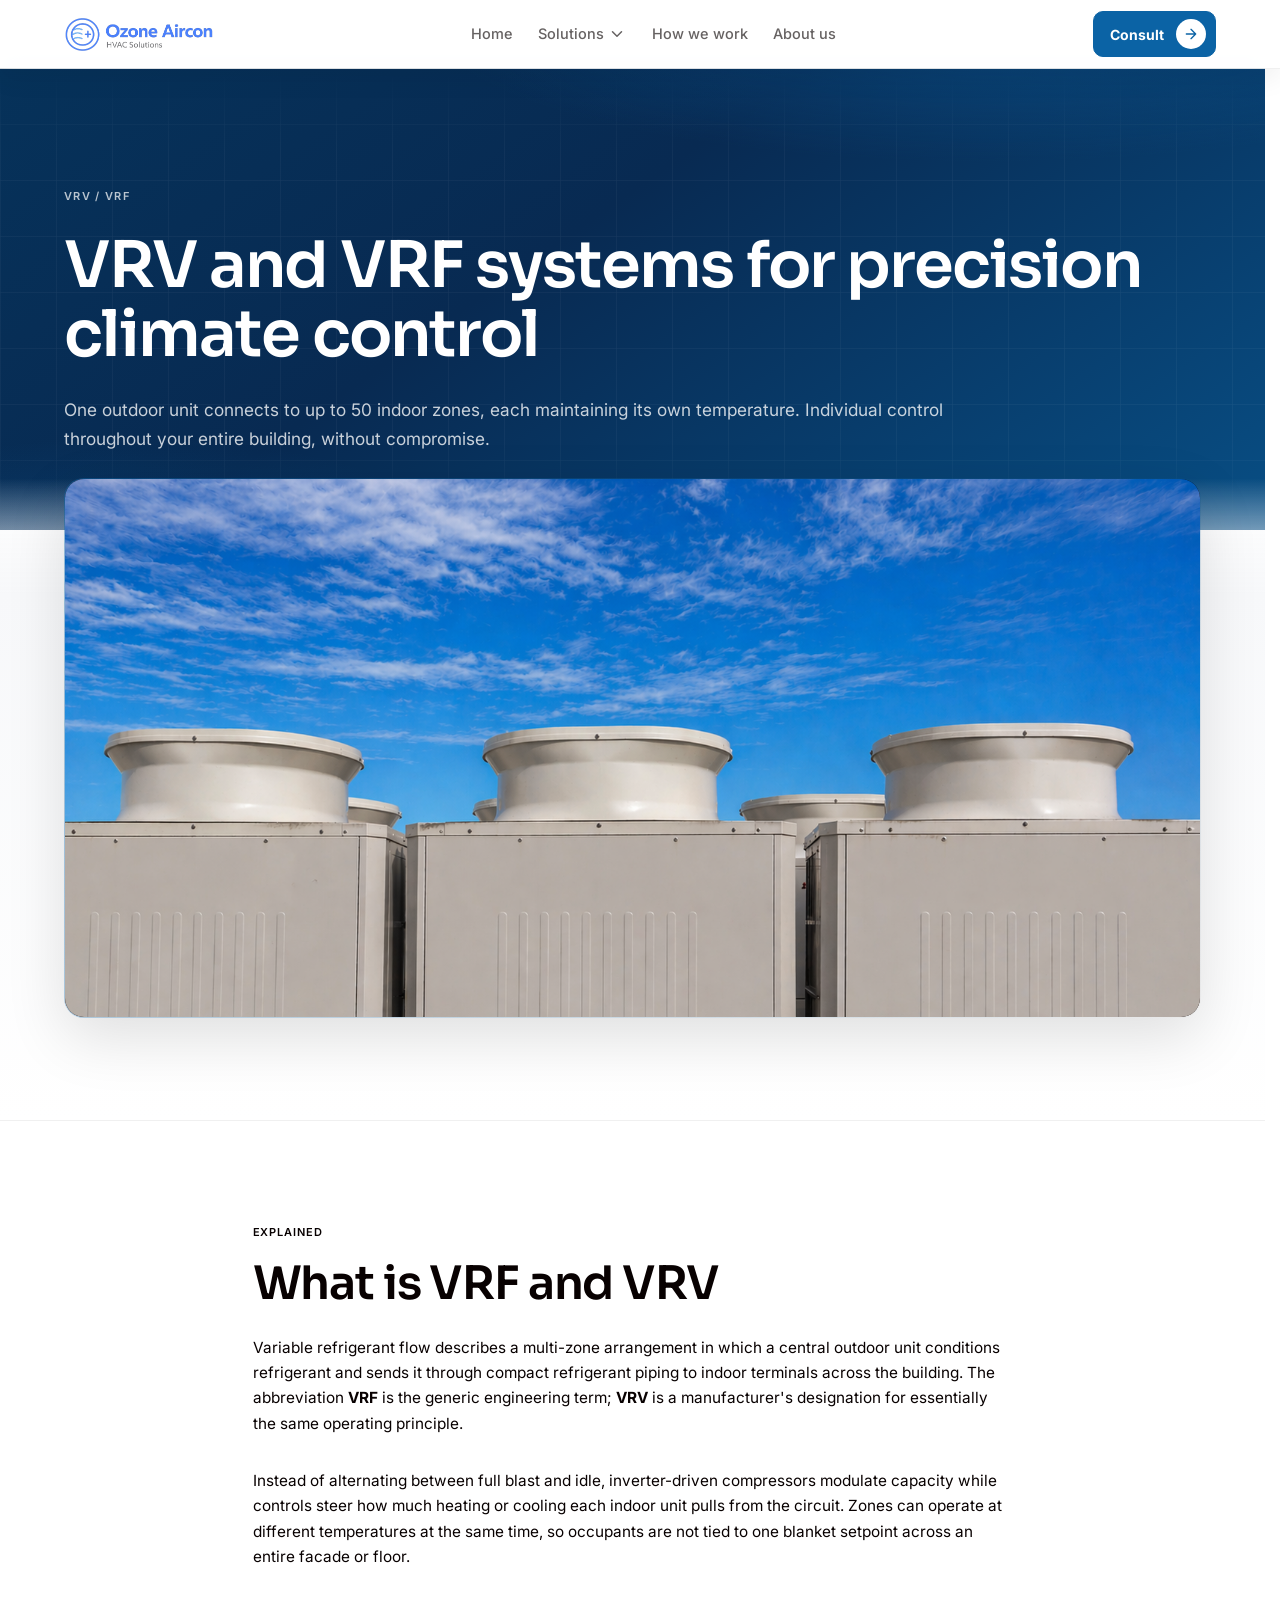
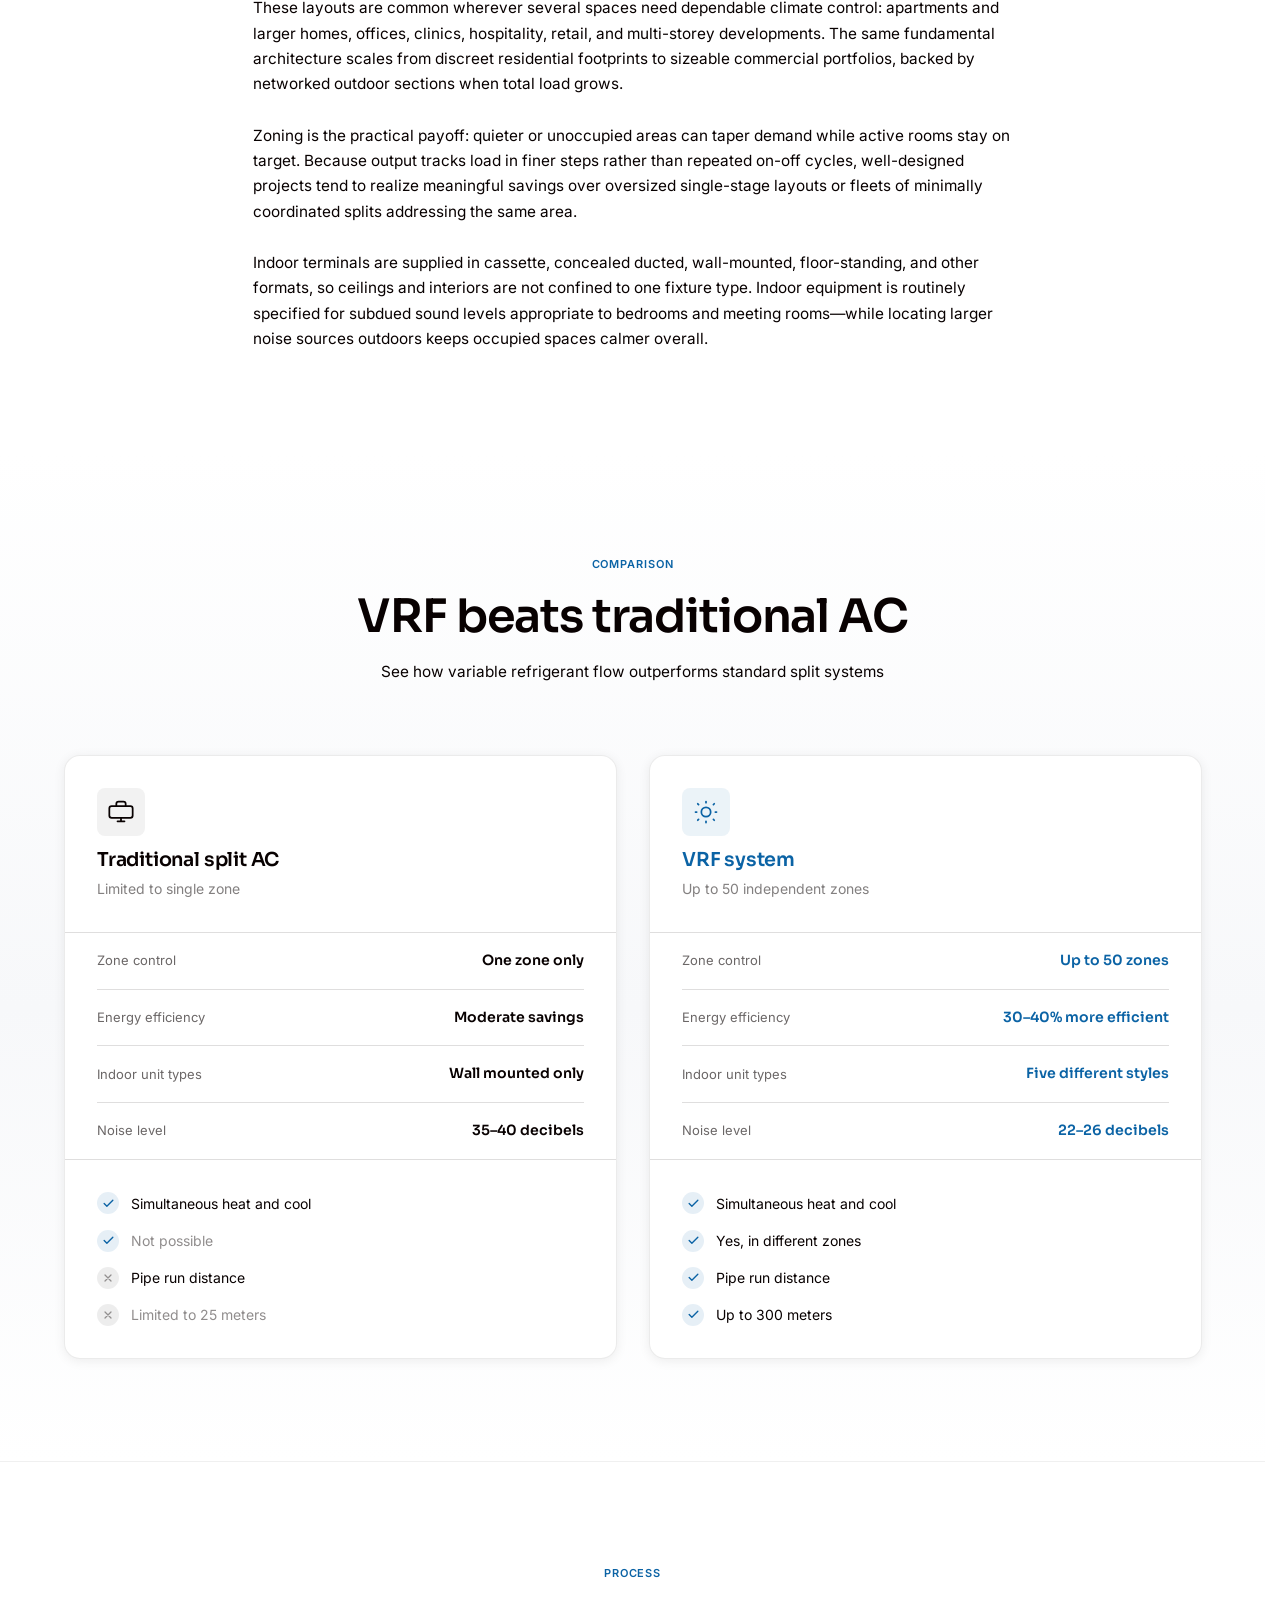
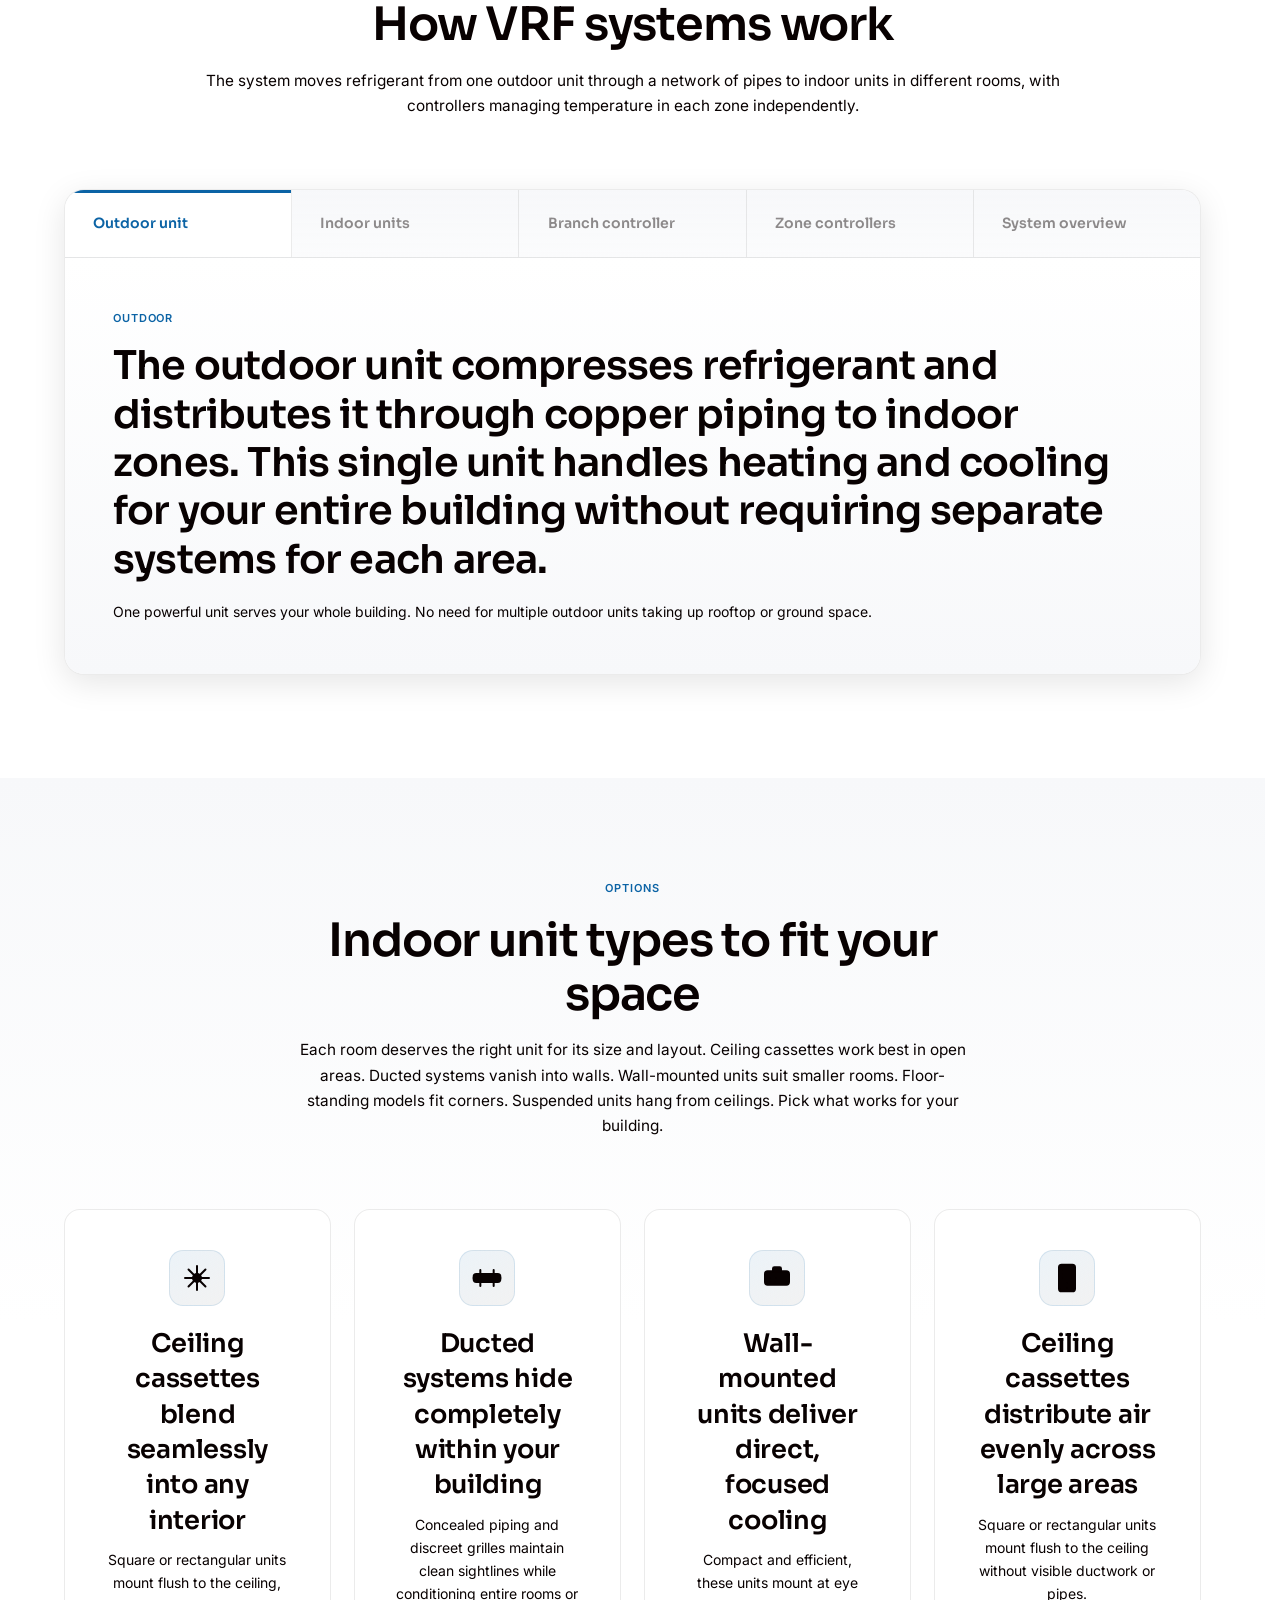
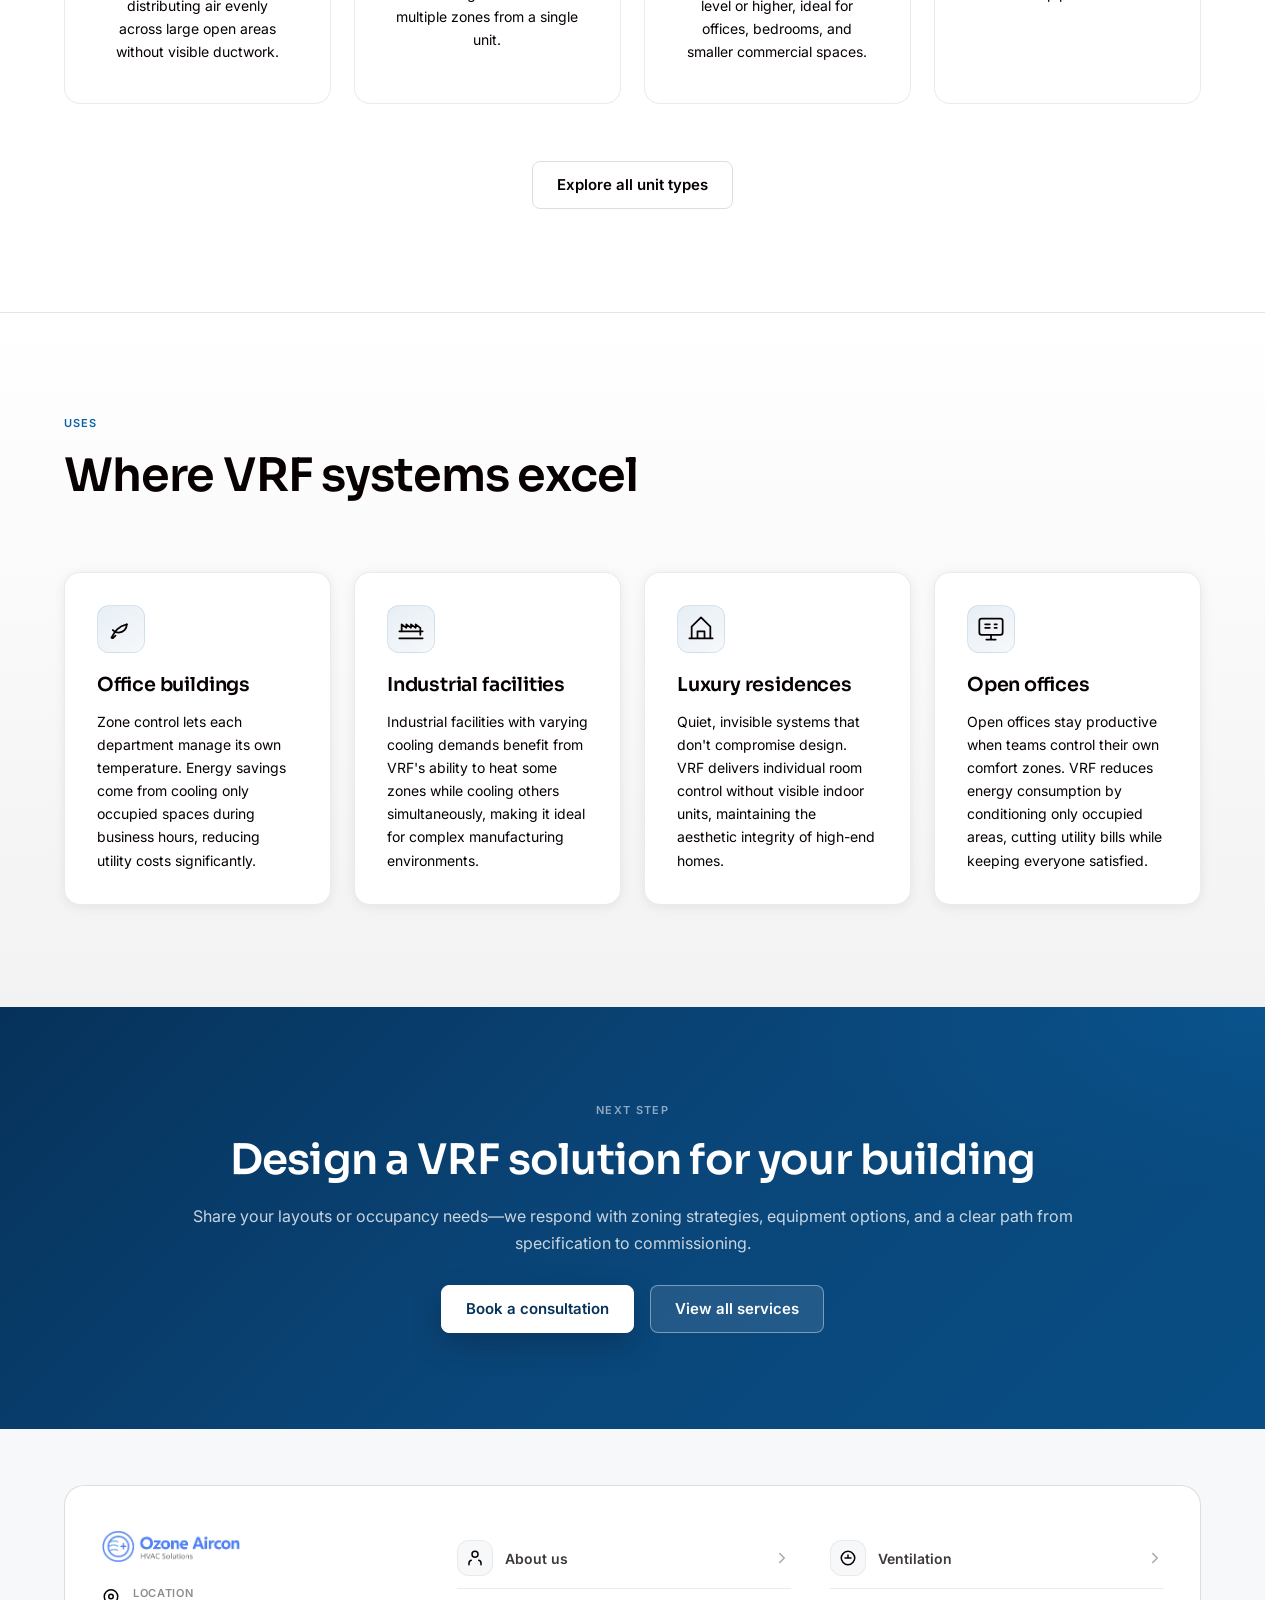
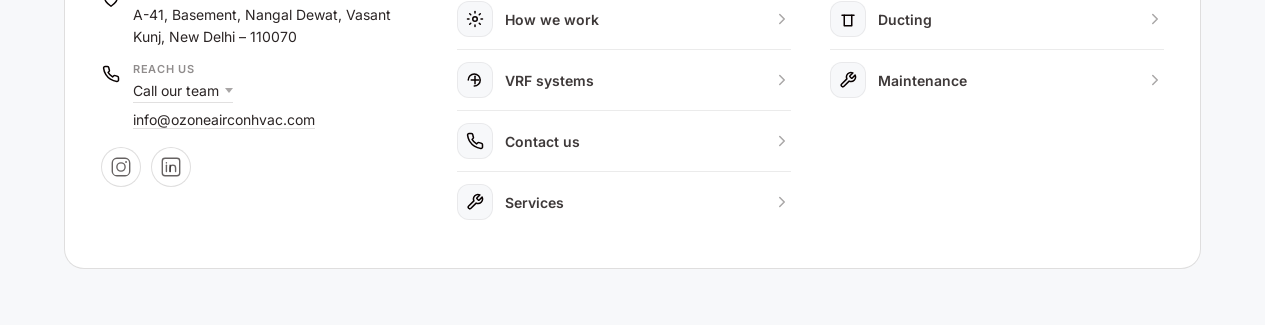
<file: vrf-system.html>
<!DOCTYPE html>
<html lang="en">
<head>
  <meta charset="UTF-8" />
  <meta name="viewport" content="width=device-width, initial-scale=1.0, viewport-fit=cover" />
  <link rel="icon" type="image/png" sizes="48x48" href="/favicon-48.png?v=8" />
  <link rel="icon" type="image/png" sizes="96x96" href="/favicon-96.png?v=8" />
  <link rel="icon" type="image/png" sizes="192x192" href="/favicon-192.png?v=8" />
  <link rel="shortcut icon" type="image/png" href="/favicon-48.png?v=8" />
  <link rel="icon" href="/favicon.ico?v=8" sizes="any" />
  <link rel="icon" type="image/png" href="/favicon.png?v=8" />
  <link rel="apple-touch-icon" href="/favicon-192.png?v=8" />
  <script>
    (function () {
      var l = document.createElement('link');
      l.rel = 'manifest';
      l.href = location.origin + '/site.webmanifest?v=8';
      document.head.appendChild(l);
    })();
  </script>
  <meta name="description" content="VRV and VRF systems from Ozone Aircon—multi-zone inverter heat pumps, zoning, efficiency, indoor unit options, and expert design and installation for residential and commercial projects in Delhi NCR." />
  <meta name="robots" content="index, follow" />
  <link rel="canonical" href="https://ozoneairconhvac.com/vrf-system.html" />
  <meta property="og:type" content="website" />
  <meta property="og:site_name" content="Ozone Aircon" />
  <meta property="og:title" content="VRV / VRF System — Ozone Aircon" />
  <meta property="og:description" content="VRV and VRF systems from Ozone Aircon—multi-zone inverter heat pumps, zoning, efficiency, indoor unit options, and expert design and installation for residential and commercial projects in Delhi NCR." />
  <meta property="og:url" content="https://ozoneairconhvac.com/vrf-system.html" />
  <meta property="og:image" content="https://ozoneairconhvac.com/public/images/logo.png" />
  <meta property="og:locale" content="en_IN" />
  <meta name="twitter:card" content="summary_large_image" />
  <meta name="twitter:title" content="VRV / VRF System — Ozone Aircon" />
  <meta name="twitter:description" content="VRV and VRF systems from Ozone Aircon—multi-zone inverter heat pumps, zoning, efficiency, indoor unit options, and expert design and installation for residential and commercial projects in Delhi NCR." />
  <meta name="twitter:image" content="https://ozoneairconhvac.com/public/images/logo.png" />
  <script type="application/ld+json">
  {
    "@context": "https://schema.org",
    "@graph": [
      {
        "@type": "BreadcrumbList",
        "@id": "https://ozoneairconhvac.com/vrf-system.html#breadcrumb",
        "itemListElement": [
          { "@type": "ListItem", "position": 1, "name": "Home", "item": "https://ozoneairconhvac.com/" },
          { "@type": "ListItem", "position": 2, "name": "Services", "item": "https://ozoneairconhvac.com/services.html" },
          { "@type": "ListItem", "position": 3, "name": "VRV / VRF systems", "item": "https://ozoneairconhvac.com/vrf-system.html" }
        ]
      },
      {
        "@type": "WebPage",
        "@id": "https://ozoneairconhvac.com/vrf-system.html#webpage",
        "url": "https://ozoneairconhvac.com/vrf-system.html",
        "name": "VRV / VRF System — Ozone Aircon",
        "description": "VRV and VRF systems from Ozone Aircon—multi-zone inverter heat pumps, zoning, efficiency, indoor unit options, and expert design and installation for residential and commercial projects in Delhi NCR.",
        "isPartOf": { "@id": "https://ozoneairconhvac.com/#website" }
      },
      {
        "@type": "Service",
        "@id": "https://ozoneairconhvac.com/vrf-system.html#service",
        "name": "VRV and VRF air conditioning systems",
        "serviceType": "Variable refrigerant flow (VRF/VRV) HVAC installation",
        "url": "https://ozoneairconhvac.com/vrf-system.html",
        "provider": { "@id": "https://ozoneairconhvac.com/#organization" },
        "areaServed": { "@type": "AdministrativeArea", "name": "Delhi NCR" }
      }
    ]
  }
  </script>
  <title>VRV / VRF System — Ozone Aircon</title>
  <link rel="preconnect" href="https://fonts.googleapis.com" />
  <link rel="preconnect" href="https://fonts.gstatic.com" crossorigin />
  <link href="https://fonts.googleapis.com/css2?family=Inter:wght@400;500;600;700&family=Sora:wght@600&display=swap" rel="stylesheet" />
  <style>

    /* ═══════════════ DESIGN TOKENS (aligned with Home) ═══════════════ */
    :root {
      --white:   #FFFFFF;
      --black:   #080101;
      --blue:    #0B63A5;
      --blue-dark:  #084E84;
      --blue-deep:  #06325A;
      --gray-bg: #F2F2F2;
      --gray-soft:  #F7F8FA;
      --border:  rgba(8,1,1,0.13);
      --font-sora:  'Sora', sans-serif;
      --font-inter: 'Inter', sans-serif;
      --section-pad-v: clamp(64px, 8vw, 120px);
      --section-pad-h: clamp(20px, 5vw, 96px);
      --container-gap: clamp(40px, 5.5vw, 88px);
      --pad-v: var(--section-pad-v);
      --pad-h: var(--section-pad-h);
      --gap:   var(--container-gap);
      --shadow-sm: 0 2px 12px rgba(8,1,1,0.07);
      --shadow-md: 0 8px 32px rgba(8,1,1,0.10);
      --shadow-lg: 0 20px 60px rgba(8,1,1,0.12);
      --nav-bar-h: 68px;
    }
    *, *::before, *::after { box-sizing: border-box; margin: 0; padding: 0; }
    html { font-size: 93.75%; scroll-behavior: smooth; overflow-x: clip; scrollbar-gutter: stable; }
    body { font-family: var(--font-inter); background: var(--white); color: var(--black); width: 100%; max-width: none; margin-inline: auto; overflow-x: clip; }
    a { text-decoration: none; color: inherit; }
    img { display: block; max-width: 100%; height: auto; }
    button { cursor: pointer; font-family: inherit; }

    /* ═══════════════ TYPE ═══════════════ */
    .h1 { font-family: var(--font-sora); font-weight: 600; font-size: clamp(36px,5vw,72px); line-height: 115%; letter-spacing: -0.025em; }
    .h2 { font-family: var(--font-sora); font-weight: 600; font-size: clamp(26px,3.6vw,52px); line-height: 118%; letter-spacing: -0.025em; }
    .h3 { font-family: var(--font-sora); font-weight: 600; font-size: clamp(22px,3.1vw,44px); line-height: 122%; letter-spacing: -0.02em; }
    .h4 { font-family: var(--font-sora); font-weight: 600; font-size: clamp(20px,2.5vw,36px); line-height: 130%; letter-spacing: -0.015em; }
    .h5 { font-family: var(--font-sora); font-weight: 600; font-size: clamp(18px,2vw,28px); line-height: 138%; letter-spacing: -0.01em; }
    .tagline { font-family: var(--font-inter); font-weight: 600; font-size: 11px; letter-spacing: 0.08em; text-transform: uppercase; line-height: 150%; color: var(--blue); }
    .text-md  { font-family: var(--font-inter); font-weight: 400; font-size: clamp(14px,1.2vw,17px); line-height: 165%; }
    .text-reg { font-family: var(--font-inter); font-weight: 400; font-size: 14px; line-height: 165%; }
    .text-sm  { font-family: var(--font-inter); font-weight: 400; font-size: 12px; line-height: 150%; }
    .text-sm-bold { font-family: var(--font-inter); font-weight: 600; font-size: 12px; line-height: 150%; }
    .text-sm-link { font-family: var(--font-inter); font-weight: 400; font-size: 12px; line-height: 150%; text-decoration: underline; }
    .h6 { font-family: var(--font-sora); font-weight: 600; font-size: clamp(16px, 1.5vw, 20px); line-height: 130%; letter-spacing: -0.01em; color: var(--black); }

    /* ═══════════════ BUTTONS (same as Home) ═══════════════ */
    .btn-primary, .btn-secondary, .btn-primary-sm {
      display: inline-flex; align-items: center; justify-content: center;
      gap: 8px; border-radius: 8px; cursor: pointer;
      font-family: var(--font-inter); font-weight: 600;
      font-size: 15px; line-height: 150%; text-decoration: none;
      white-space: nowrap;
    }
    .btn-primary    { padding: 12px 24px; background: var(--blue); color: var(--white); border: 1.5px solid var(--blue); }
    .btn-secondary  { padding: 12px 24px; background: transparent; color: var(--black); border: 1.5px solid var(--border); }
    .btn-primary-sm { padding: 8px 18px; background: var(--blue); color: var(--white); border: 1.5px solid var(--blue); }
    .btn-link {
      display: inline-flex; align-items: center; gap: 6px;
      font-family: var(--font-inter); font-weight: 500; font-size: clamp(14px,1.1vw,16px);
      color: var(--black); text-decoration: none; padding: 8px 0;
    }
    .btn-link svg { width: 20px; height: 20px; stroke: var(--black); transition: transform 0.2s ease; }
    .btn-link:hover svg { transform: translateX(4px); }

    /* ═══════════════ NAVBAR (same as Home) ═══════════════ */
    .nav-shell {
      position: sticky; top: 0; z-index: 100;
      padding: 0 var(--section-pad-h);
      background: rgba(255,255,255,0.82);
      backdrop-filter: blur(12px) saturate(1.25);
      border-bottom: 1px solid rgba(8,1,1,0.06);
      box-shadow: 0 10px 26px rgba(8,1,1,0.06);
    }
    .nav-shell.scrolled {
      background: rgba(255,255,255,0.92);
      border-bottom: 1px solid rgba(8,1,1,0.08);
    }
    .navbar-inner {
      display: flex; flex-direction: row;
      align-items: center; justify-content: space-between; gap: 16px;
      min-height: var(--nav-bar-h);
      padding: 0;
    }
    .navbar-brand {
      display: flex; flex-direction: row; align-items: center; gap: 12px;
      text-decoration: none; color: inherit;
      flex-shrink: 0;
    }
    .navbar-logo {
      height: 52px; width: auto; max-width: 150px;
      object-fit: contain; border-radius: 10px;
      flex-shrink: 0;
    }
    .nav-links {
      display: flex; flex-direction: row; align-items: center;
      gap: clamp(14px, 2vw, 28px);
      flex: 1; justify-content: center; min-width: 0;
    }
    .nav-link {
      display: flex; align-items: center; gap: 4px;
      color: rgba(8,1,1,0.62); text-decoration: none;
      font-family: var(--font-inter); font-weight: 500;
      font-size: 14.5px; line-height: 150%; white-space: nowrap;
    }
    .nav-link.active { color: var(--blue); font-weight: 600; }
    .nav-consult {
      display: inline-flex; align-items: center; gap: 12px;
      padding: 7px 9px 7px 16px;
      background: var(--blue); color: var(--white);
      border-radius: 10px; text-decoration: none;
      font-family: var(--font-inter); font-weight: 700; font-size: 14px;
      border: 1.5px solid var(--blue);
      transition: transform 0.22s ease, box-shadow 0.22s ease;
    }
    .nav-consult:hover {
      transform: translateY(-2px);
      box-shadow: 0 8px 24px rgba(11,99,165,0.38);
    }
    .nav-consult-icon {
      width: 30px; height: 30px; border-radius: 50%;
      background: var(--white);
      display: flex; align-items: center; justify-content: center;
      flex-shrink: 0;
    }
    .nav-consult-icon svg { width: 16px; height: 16px; stroke: var(--blue); }
    .nav-hamburger {
      display: none; flex-direction: column;
      justify-content: center; align-items: center;
      width: 42px; height: 42px; gap: 5px;
      background: var(--gray-soft); border: 1px solid var(--border);
      border-radius: 10px; cursor: pointer; padding: 0;
      margin-left: auto;
    }
    .nav-hamburger span { display: block; width: 22px; height: 2px; background: var(--black); border-radius: 2px; transition: all 0.22s ease; }
    .nav-hamburger.open span:nth-child(1) { transform: translateY(7px) rotate(45deg); }
    .nav-hamburger.open span:nth-child(2) { opacity: 0; }
    .nav-hamburger.open span:nth-child(3) { transform: translateY(-7px) rotate(-45deg); }
    .mobile-menu {
      display: none; position: fixed;
      top: calc(12px + var(--nav-bar-h) + 10px + 8px);
      left: 0; right: 0;
      background: var(--white); border-bottom: 1px solid var(--border);
      z-index: 99; padding: 8px 0 16px;
      max-height: calc(100vh - 100px); overflow-y: auto;
    }
    .mobile-menu.open { display: block; }
    .mobile-nav-link {
      display: block; padding: 12px clamp(16px,4vw,24px);
      color: var(--black); text-decoration: none;
      font-family: var(--font-inter); font-weight: 400; font-size: 16px;
      border-bottom: 1px solid var(--border);
    }
    .mobile-nav-link:last-child { border-bottom: none; }
    .mobile-solutions-toggle {
      display: flex; justify-content: space-between; align-items: center;
      padding: 12px clamp(16px,4vw,24px);
      width: 100%; background: none; border: none; border-bottom: 1px solid var(--border);
      color: var(--black); font-family: var(--font-inter);
      font-weight: 400; font-size: 16px; cursor: pointer; text-align: left;
    }
    .mobile-solutions-toggle svg { width: 18px; height: 18px; transition: transform 0.22s; stroke: var(--black); }
    .mobile-solutions-toggle.open svg { transform: rotate(180deg); }
    .mobile-solutions-list { display: none; background: var(--gray-bg); padding: 8px clamp(16px,4vw,24px); }
    .mobile-solutions-list.open { display: block; }
    .mobile-solution-item {
      display: block; padding: 10px 0; color: var(--black); text-decoration: none;
      font-family: var(--font-inter); font-weight: 500; font-size: 14px;
      border-bottom: 1px solid var(--border);
    }
    .mobile-solution-item:last-child { border-bottom: none; }
    .mobile-cta { padding: 16px clamp(16px,4vw,24px); }
    .mobile-cta .btn-primary { width: 100%; justify-content: center; }

    /* Solutions dropdown */
    .nav-solutions { position: relative; }
    .nav-solutions-btn {
      display: flex; align-items: center; gap: 4px;
      background: none; border: none; cursor: pointer;
      color: rgba(8,1,1,0.62); font-family: var(--font-inter);
      font-weight: 500; font-size: 14.5px; line-height: 150%;
      padding: 0; white-space: nowrap;
    }
    .nav-solutions-btn svg { width: 18px; height: 18px; flex-shrink: 0; transition: transform 0.22s ease; stroke: currentColor; }
    .nav-solutions-btn.open svg { transform: rotate(180deg); }
    .solutions-dropdown {
      display: none; position: absolute;
      top: calc(100% + 14px); left: 50%;
      transform: translateX(-50%);
      width: min(640px, 94vw);
      background: var(--white);
      border: 1px solid var(--border);
      border-radius: 12px; padding: 24px 24px 20px; z-index: 200;
      box-shadow: var(--shadow-md);
    }
    .solutions-dropdown.open { display: block; }
    .solutions-dropdown-header {
      font-family: var(--font-inter); font-weight: 600;
      font-size: 11px; line-height: 150%; letter-spacing: 0.08em;
      text-transform: uppercase; color: rgba(8,1,1,0.4); margin-bottom: 14px;
    }
    .solutions-grid { display: grid; grid-template-columns: 1fr 1fr; gap: 4px; }
    .solution-item {
      display: flex; align-items: flex-start; gap: 12px;
      padding: 11px 12px; border-radius: 8px;
      cursor: pointer; text-decoration: none;
      transition: background 0.15s ease;
    }
    .solution-item:hover { background: var(--gray-bg); }
    .solution-icon {
      width: 34px; height: 34px; border-radius: 7px;
      background: var(--gray-bg);
      display: flex; align-items: center; justify-content: center; flex-shrink: 0;
    }
    .solution-icon svg { width: 17px; height: 17px; stroke: var(--black); }
    .solution-text { display: flex; flex-direction: column; gap: 2px; }
    .solution-title { font-family: var(--font-inter); font-weight: 600; font-size: 13px; line-height: 150%; color: var(--black); }
    .solution-subtitle { font-family: var(--font-inter); font-weight: 400; font-size: 11px; line-height: 150%; color: rgba(8,1,1,0.5); }
    .solutions-dropdown-divider { height: 1px; background: var(--border); margin: 14px 0; }
    .solutions-footer { display: flex; align-items: center; justify-content: flex-end; }
    .solutions-footer-link {
      font-family: var(--font-inter); font-weight: 600; font-size: 12px;
      color: var(--blue); text-decoration: none;
      display: flex; align-items: center; gap: 4px;
    }
    .solutions-footer-link svg { width: 13px; height: 13px; stroke: var(--blue); }

    /* ════════════════════════════════════════════
       PAGE HERO + SHOWCASE (vrf-hero.png — same asset, framed)
    ════════════════════════════════════════════ */
    .about-hero {
      position: relative; overflow: hidden;
      padding: clamp(72px, 10vw, 120px) var(--section-pad-h) clamp(48px, 6vw, 80px);
      background: linear-gradient(145deg, var(--blue-deep) 0%, #082a52 42%, var(--blue-dark) 100%);
      color: var(--white);
    }
    .about-hero::before {
      content: ''; position: absolute; inset: 0;
      background:
        radial-gradient(ellipse 80% 55% at 78% -10%, rgba(11,99,165,0.45) 0%, transparent 55%),
        radial-gradient(ellipse 50% 40% at 10% 100%, rgba(11,99,165,0.22) 0%, transparent 50%);
      pointer-events: none;
    }
    .about-hero::after {
      content: ''; position: absolute; inset: 0; opacity: 0.07;
      background-image:
        linear-gradient(rgba(255,255,255,0.5) 1px, transparent 1px),
        linear-gradient(90deg, rgba(255,255,255,0.5) 1px, transparent 1px);
      background-size: 56px 56px;
      pointer-events: none;
      mask-image: linear-gradient(to bottom, transparent, black 18%, black 82%, transparent);
    }
    .about-hero-inner {
      position: relative; z-index: 1;
      max-width: min(1320px, 100%);
      display: flex; flex-direction: column;
      gap: clamp(18px, 3vw, 26px);
    }
    .about-hero-tag { color: rgba(255,255,255,0.72) !important; letter-spacing: 0.12em; }
    .about-hero-title {
      font-family: var(--font-sora); font-weight: 600;
      font-size: clamp(36px, 5vw, 64px);
      line-height: 108%; letter-spacing: -0.03em;
      color: var(--white);
    }
    .about-hero-lead {
      max-width: min(920px, 100%);
      font-size: clamp(15px, 1.35vw, 18px);
      line-height: 170%;
      color: rgba(255,255,255,0.78);
    }
    .tagline-wrapper { display: flex; align-items: center; }

    .vrf-hero-visual {
      position: relative; z-index: 2;
      margin-top: clamp(-52px, -6vw, -36px);
      padding: 0 var(--section-pad-h) clamp(56px, 8vw, 104px);
      background: linear-gradient(180deg, transparent 0%, var(--gray-soft) 18%, var(--white) 100%);
    }
    .vrf-hero-visual-inner {
      width: 100%; max-width: none; margin-inline: auto;
    }
    .vrf-hero-visual-frame {
      position: relative;
      border-radius: 20px; overflow: hidden;
      padding: 1px;
      background: linear-gradient(135deg, rgba(11,99,165,0.45), rgba(8,1,1,0.08));
      box-shadow: var(--shadow-lg);
    }
    .vrf-hero-visual-frame-inner {
      border-radius: 19px; overflow: hidden;
      background: var(--black);
    }
    .vrf-hero-img {
      width: 100%;
      height: clamp(280px, 42vw, 560px);
      object-fit: cover;
      object-position: center 42%;
      display: block;
      transform: scale(1.01);
      transition: transform 0.6s cubic-bezier(0.22, 1, 0.36, 1);
    }
    .vrf-hero-visual-frame:hover .vrf-hero-img { transform: scale(1.04); }

    /* ════════════════════════════════════════════
       EXPLAINED SECTION
    ════════════════════════════════════════════ */
    .section-explained {
      background: var(--white);
      padding: var(--section-pad-v) var(--section-pad-h);
      border-top: 1px solid rgba(8,1,1,0.06);
    }
    .explained-inner {
      display: flex; flex-direction: column;
      gap: 32px; max-width: 760px; margin: 0 auto;
    }
    .explained-content {
      display: flex; flex-direction: column; gap: 32px;
    }
    .explained-body {
      display: flex; flex-direction: column;
      gap: clamp(18px, 2.4vw, 26px);
    }
    .section-title {
      display: flex; flex-direction: column; gap: 16px;
    }
    .section-title .tagline { color: var(--black); }

    /* ════════════════════════════════════════════
       COMPARISON SECTION
    ════════════════════════════════════════════ */
    .section-comparison {
      background: linear-gradient(180deg, var(--white) 0%, var(--gray-soft) 55%, var(--white) 100%);
      padding: var(--section-pad-v) var(--section-pad-h);
    }
    .comparison-shell { width: 100%; max-width: none; margin-inline: auto; }
    .comparison-header {
      display: flex; flex-direction: column; align-items: center;
      gap: 16px; text-align: center;
      margin-bottom: clamp(40px, 5.5vw, 80px);
    }
    .comparison-grid {
      display: grid; grid-template-columns: 1fr 1fr;
      gap: clamp(20px, 2.5vw, 36px);
    }
    .comparison-card {
      border: 1px solid rgba(8,1,1,0.08);
      border-radius: 16px;
      overflow: hidden;
      background: var(--white);
      box-shadow: var(--shadow-sm);
    }
    .comparison-card-header {
      display: flex; flex-direction: column; gap: 8px;
      padding: clamp(20px,2.8vw,32px);
      border-bottom: 1px solid var(--border);
    }
    .comparison-icon {
      width: 48px; height: 48px;
      display: flex; align-items: center; justify-content: center;
      border-radius: 8px; background: var(--gray-bg);
      margin-bottom: 4px;
    }
    .comparison-icon svg { width: 28px; height: 28px; }
    .comparison-card.vrf .comparison-icon { background: rgba(11,99,165,0.08); }
    .comparison-table { padding: 0 clamp(20px,2.8vw,32px); }
    .comparison-row {
      display: flex; align-items: center; justify-content: space-between;
      gap: 16px; padding: 18px 0;
      border-bottom: 1px solid var(--border);
    }
    .comparison-row:last-child { border-bottom: none; }
    .comparison-row-label { font-family: var(--font-inter); font-weight: 400; font-size: clamp(13px,1vw,15px); color: rgba(8,1,1,0.6); line-height: 150%; }
    .comparison-row-value { font-family: var(--font-sora); font-weight: 600; font-size: clamp(14px,1.1vw,16px); color: var(--black); line-height: 140%; text-align: right; }
    .comparison-card.vrf .comparison-row-value { color: var(--blue); }
    .comparison-list { display: flex; flex-direction: column; gap: 14px; padding: clamp(20px,2.8vw,32px); border-top: 1px solid var(--border); }
    .comparison-list-item {
      display: flex; align-items: center; gap: 12px;
    }
    .check-icon, .cross-icon {
      width: 22px; height: 22px; flex-shrink: 0;
      border-radius: 50%; display: flex; align-items: center; justify-content: center;
    }
    .check-icon { background: rgba(11,99,165,0.1); }
    .check-icon svg { width: 13px; height: 13px; stroke: var(--blue); }
    .cross-icon { background: rgba(8,1,1,0.07); }
    .cross-icon svg { width: 12px; height: 12px; stroke: rgba(8,1,1,0.4); }

    /* ════════════════════════════════════════════
       HOW VRF WORKS (TABS SECTION)
    ════════════════════════════════════════════ */
    .section-how {
      background: var(--white);
      padding: var(--section-pad-v) var(--section-pad-h);
      border-top: 1px solid rgba(8,1,1,0.06);
    }
    .how-shell { width: 100%; max-width: none; margin-inline: auto; }
    .how-header {
      display: flex; flex-direction: column; align-items: center;
      gap: 16px; text-align: center;
      margin-bottom: clamp(40px,5.5vw,80px);
    }
    .tabs-container {
      border: 1px solid rgba(8,1,1,0.08);
      border-radius: 20px; overflow: hidden;
      background: var(--white);
      box-shadow: var(--shadow-md);
    }
    .tabs-menu {
      display: flex; border-bottom: 1px solid rgba(8,1,1,0.08);
      background: linear-gradient(180deg, var(--gray-soft) 0%, rgba(247,248,250,0.5) 100%);
      overflow-x: auto; scrollbar-width: none;
    }
    .tabs-menu::-webkit-scrollbar { display: none; }
    .tab-btn {
      flex: 1; min-width: 120px;
      padding: clamp(16px,2.2vw,24px) clamp(16px,2.2vw,32px);
      background: transparent; border: none; border-right: 1px solid rgba(8,1,1,0.08);
      font-family: var(--font-sora); font-weight: 600;
      font-size: clamp(13px,1.1vw,16px); line-height: 140%;
      color: rgba(8,1,1,0.45); cursor: pointer; text-align: left;
      transition: color 0.2s ease, background 0.2s ease, box-shadow 0.2s ease;
      white-space: nowrap;
    }
    .tab-btn:last-child { border-right: none; }
    .tab-btn.active {
      color: var(--blue); background: var(--white);
      box-shadow: inset 0 3px 0 var(--blue);
    }
    .tab-btn:hover:not(.active) { color: var(--black); background: rgba(11,99,165,0.04); }
    .tabs-content { overflow: hidden; background: linear-gradient(180deg, var(--white) 0%, var(--gray-soft) 100%); }
    .tab-pane { display: none; }
    .tab-pane.active { display: flex; }
    .tab-pane-inner {
      display: flex; gap: clamp(32px,5.5vw,80px);
      align-items: center;
      padding: clamp(32px,4vw,56px) clamp(28px,3.8vw,48px);
    }
    .tab-pane-content {
      display: flex; flex-direction: column; gap: 24px;
      flex: 1;
    }
    .tab-pane-title { display: flex; flex-direction: column; gap: 16px; }
    .tab-pane-visual { display: none; }

    /* ════════════════════════════════════════════
       INDOOR UNITS SECTION
    ════════════════════════════════════════════ */
    .section-units {
      background: linear-gradient(180deg, var(--gray-soft) 0%, var(--white) 48%);
      padding: var(--section-pad-v) var(--section-pad-h);
    }
    .units-shell { width: 100%; max-width: none; margin-inline: auto; }
    .units-header {
      max-width: 680px; margin: 0 auto;
      display: flex; flex-direction: column; align-items: center;
      gap: 16px; text-align: center;
      margin-bottom: clamp(40px,5.5vw,80px);
    }
    .units-grid {
      display: grid;
      grid-template-columns: repeat(4, 1fr);
      gap: clamp(12px,1.8vw,24px);
      margin-bottom: clamp(32px,4.4vw,64px);
    }
    .unit-card {
      background: var(--white);
      border: 1px solid rgba(8,1,1,0.08);
      border-radius: 16px;
      padding: clamp(24px,3.3vw,40px);
      display: flex; flex-direction: column; align-items: center;
      gap: 20px; text-align: center;
    }
    .unit-icon {
      width: 56px; height: 56px;
      display: flex; align-items: center; justify-content: center;
      background: linear-gradient(145deg, rgba(11,99,165,0.08), var(--gray-bg));
      border-radius: 14px;
      border: 1px solid rgba(11,99,165,0.12);
    }
    .unit-icon svg { width: 32px; height: 32px; fill: var(--black); }
    .unit-card-content { display: flex; flex-direction: column; gap: 10px; }
    .units-actions { display: flex; justify-content: center; }

    /* ════════════════════════════════════════════
       WHERE VRF EXCELS (gray bg)
    ════════════════════════════════════════════ */
    .section-excel {
      background: linear-gradient(180deg, var(--white) 0%, var(--gray-bg) 100%);
      padding: var(--section-pad-v) var(--section-pad-h);
      border-top: 1px solid rgba(8,1,1,0.06);
    }
    .excel-inner {
      display: flex; flex-direction: column; gap: clamp(40px,5.5vw,80px);
      width: 100%; max-width: none; margin-inline: auto;
    }
    .excel-header {
      display: flex; flex-direction: column;
      gap: 16px;
      align-items: flex-start;
      max-width: min(760px, 100%);
    }
    .excel-grid {
      display: grid;
      grid-template-columns: repeat(4, 1fr);
      gap: clamp(12px,1.8vw,24px);
    }
    .excel-card {
      background: var(--white);
      display: flex; flex-direction: column; gap: 20px;
      padding: clamp(22px,2.8vw,32px);
      border-radius: 16px;
      border: 1px solid rgba(8,1,1,0.08);
      box-shadow: var(--shadow-sm);
    }
    .excel-icon {
      width: 48px; height: 48px;
      display: flex; align-items: center; justify-content: center;
      background: linear-gradient(145deg, rgba(11,99,165,0.1), var(--gray-soft));
      border-radius: 12px;
      border: 1px solid rgba(11,99,165,0.12);
      flex-shrink: 0;
    }
    .excel-icon svg { width: 28px; height: 28px; stroke: var(--black); fill: none; }
    .excel-card-content { display: flex; flex-direction: column; gap: 12px; }

    /* ════════════════════════════════════════════
       CLOSING CTA (aligned with Services)
    ════════════════════════════════════════════ */
    .section-vrf-cta {
      padding: clamp(56px, 8vw, 96px) var(--section-pad-h);
      background: linear-gradient(135deg, var(--blue-deep) 0%, #0a4578 48%, var(--blue-dark) 100%);
      position: relative; overflow: hidden;
    }
    .section-vrf-cta::before {
      content: ''; position: absolute; inset: 0;
      background: radial-gradient(ellipse 70% 80% at 100% 0%, rgba(11,99,165,0.35) 0%, transparent 55%);
      pointer-events: none;
    }
    .vrf-cta-inner {
      position: relative; z-index: 1;
      width: 100%; max-width: none; margin-inline: auto;
      text-align: center;
      display: flex; flex-direction: column; gap: 18px; align-items: center;
    }
    .vrf-cta-title {
      font-family: var(--font-sora); font-weight: 600;
      font-size: clamp(26px, 3.6vw, 42px);
      line-height: 118%; color: var(--white);
      letter-spacing: -0.02em;
    }
    .vrf-cta-lead {
      font-size: clamp(14px, 1.25vw, 17px);
      line-height: 168%;
      color: rgba(255,255,255,0.78);
      max-width: min(880px, 100%);
    }
    .vrf-cta-eyebrow {
      font-size: 11px; font-weight: 600; letter-spacing: 0.12em;
      text-transform: uppercase;
      color: rgba(255,255,255,0.55);
    }
    .vrf-cta-actions {
      display: flex; flex-wrap: wrap;
      gap: 12px 16px; justify-content: center;
      margin-top: 10px;
    }
    .section-vrf-cta .btn-primary {
      background: var(--white); color: var(--blue-deep);
      border-color: var(--white);
      box-shadow: 0 12px 32px rgba(0,0,0,0.2);
    }
    .section-vrf-cta .btn-primary:hover {
      box-shadow: 0 16px 44px rgba(0,0,0,0.28);
    }
    .section-vrf-cta .btn-secondary {
      background: rgba(255,255,255,0.1);
      border-color: rgba(255,255,255,0.4);
      color: var(--white);
    }
    .section-vrf-cta .btn-secondary:hover {
      background: rgba(255,255,255,0.16);
    }

    /* ═══════════════════════════════════════
       FOOTER (same as Home)
    ═══════════════════════════════════════ */
    .footer {
      background: var(--gray-soft);
      padding: clamp(36px,5vw,56px) var(--section-pad-h);
      display: flex; flex-direction: column; gap: 0;
    }
    .footer-main {
      display: grid;
      grid-template-columns: minmax(240px, 0.95fr) 1fr 1fr;
      gap: clamp(24px, 3vw, 44px);
      align-items: start;
      background: var(--white);
      border: 1px solid var(--border);
      border-radius: 20px;
      padding: clamp(22px, 3.2vw, 36px);
    }
    .footer-brand-col { display: flex; flex-direction: column; gap: 16px; min-width: 0; }
    .footer-brand {
      display: inline-flex; flex-direction: row; align-items: center;
      text-decoration: none; color: inherit;
    }
    .footer-logo {
      height: 48px; width: auto; max-width: 140px; object-fit: contain;
      border-radius: 10px; flex-shrink: 0;
    }
    .footer-social { display: flex; flex-direction: row; gap: 10px; align-items: center; }
    .footer-social a { color: rgba(8,1,1,0.78); }
    .footer-social a {
      display: flex; align-items: center; justify-content: center;
      width: 40px; height: 40px; border-radius: 50%;
      border: 1px solid var(--border);
      background: rgba(255,255,255,0.9);
      transition: transform 0.22s ease, color 0.18s ease, border-color 0.18s ease, background 0.18s ease;
    }
    .footer-social a:hover {
      transform: translateY(-2px);
      color: var(--blue);
      border-color: rgba(11,99,165,0.35);
      background: rgba(11,99,165,0.05);
    }
    .footer-contact-block { display: flex; flex-direction: column; gap: 14px; min-width: 0; }
    .footer-contact-row {
      display: flex; flex-direction: row; align-items: flex-start; gap: 12px;
    }
    .footer-contact-icon {
      width: 20px; height: 20px; border-radius: 0; flex-shrink: 0;
      margin-top: 2px;
      display: flex; align-items: center; justify-content: center;
    }
    .footer-contact-icon svg { width: 18px; height: 18px; stroke: var(--blue); fill: none; }
    .footer-contact-label {
      font-family: var(--font-inter); font-weight: 600; font-size: 11px;
      color: rgba(8,1,1,0.45); text-transform: uppercase; letter-spacing: 0.06em;
      display: block; margin-bottom: 4px;
    }
    .footer-contact-value {
      font-family: var(--font-inter); font-weight: 400; font-size: 14px;
      line-height: 155%; color: rgba(8,1,1,0.86);
      margin: 0;
    }
    .footer-contact-value a {
      color: rgba(8,1,1,0.86); text-decoration: none;
      border-bottom: 1px solid rgba(8,1,1,0.12);
      transition: border-color 0.18s ease, color 0.18s ease;
    }
    .footer-contact-value a:hover { color: var(--blue); border-color: rgba(11,99,165,0.35); }

    .footer-phone { margin: 0; width: 100%; max-width: 100%; min-width: 0; }
    .footer-phone-summary {
      font-family: var(--font-inter); font-weight: 400; font-size: 14px;
      line-height: 155%; color: rgba(8,1,1,0.86);
      cursor: pointer;
      list-style: none;
      display: inline-flex; align-items: center; gap: 6px;
      user-select: none;
      border-bottom: 1px solid rgba(8,1,1,0.12);
      padding-bottom: 1px;
      width: fit-content;
      max-width: 100%;
      box-sizing: border-box;
      transition: color 0.18s ease, border-color 0.18s ease;
    }
    .footer-phone-summary::-webkit-details-marker { display: none; }
    .footer-phone-summary::marker { content: ''; }
    .footer-phone-summary::after {
      content: '';
      width: 0; height: 0;
      margin-top: 1px; flex-shrink: 0;
      border-left: 4px solid transparent; border-right: 4px solid transparent;
      border-top: 5px solid rgba(8,1,1,0.35);
      transition: transform 0.18s ease;
    }
    .footer-phone[open] .footer-phone-summary::after { transform: rotate(180deg); }
    .footer-phone-summary:hover {
      color: var(--blue);
      border-bottom-color: rgba(11,99,165,0.35);
    }
    .footer-phone-summary:focus { outline: none; }
    .footer-phone-summary:focus-visible {
      color: var(--blue);
      border-radius: 2px;
      box-shadow: 0 0 0 3px rgba(11,99,165,0.25);
    }
    .footer-phone-options {
      display: flex; flex-direction: column; gap: 8px;
      margin-top: 10px; padding-top: 10px;
      border-top: 1px solid rgba(8,1,1,0.08);
      min-width: 0;
    }
    .footer-phone-link {
      font-family: var(--font-inter); font-weight: 500; font-size: 14px;
      line-height: 150%;
      color: rgba(8,1,1,0.86); text-decoration: none;
      border-bottom: 1px solid rgba(8,1,1,0.12);
      padding-bottom: 1px; align-self: flex-start;
      transition: border-color 0.18s ease, color 0.18s ease;
    }
    .footer-phone-link:hover { color: var(--blue); border-color: rgba(11,99,165,0.35); }

    .footer-links-col { display: flex; flex-direction: column; gap: 0; padding-top: 6px; }
    .footer-link-row {
      display: flex; align-items: center; justify-content: space-between; gap: 12px;
      padding: 12px 0;
      text-decoration: none;
      border-bottom: 1px solid rgba(8,1,1,0.08);
      transition: background 0.18s ease;
    }
    .footer-link-row:last-child { border-bottom: none; }
    .footer-link-left { display: flex; align-items: center; gap: 12px; min-width: 0; }
    .footer-link-icon {
      width: 36px; height: 36px; border-radius: 12px;
      background: var(--gray-soft);
      border: 1px solid rgba(8,1,1,0.06);
      display: flex; align-items: center; justify-content: center;
      flex-shrink: 0;
    }
    .footer-link-icon svg { width: 18px; height: 18px; stroke: var(--blue); }
    .footer-link-text {
      font-family: var(--font-inter); font-weight: 600; font-size: 14px;
      color: rgba(8,1,1,0.78);
      white-space: nowrap; overflow: hidden; text-overflow: ellipsis;
    }
    .footer-link-chevron { width: 18px; height: 18px; flex-shrink: 0; color: rgba(8,1,1,0.35); transition: color 0.18s ease; }
    .footer-link-row:hover { background: rgba(11,99,165,0.04); }
    .footer-link-row:hover .footer-link-text { color: var(--blue); }
    .footer-link-row:hover .footer-link-icon { border-color: rgba(11,99,165,0.18); background: rgba(11,99,165,0.04); }
    .footer-link-row:hover .footer-link-chevron { color: var(--blue); }

/* ═══════════════════════════════════════
       RESPONSIVE
    ═══════════════════════════════════════ */
    @media (max-width: 1200px) {
      .nav-links { gap: 20px; }
    }
    @media (max-width: 1100px) {
      .units-grid { grid-template-columns: repeat(2, 1fr); }
      .excel-grid { grid-template-columns: repeat(2, 1fr); }
    }
    @media (max-width: 1024px) {
      .vrf-hero-img { height: clamp(240px, 48vw, 440px); }
      .explained-inner { max-width: 100%; }
      .explained-visual { min-height: 220px; }
    }
    @media (max-width: 1180px) {
      .footer-main {
        grid-template-columns: 1fr 1fr;
      }
      .footer-brand-col { grid-column: 1 / -1; }
    }
    @media (max-width: 900px) {
      .nav-links, .nav-consult { display: none; }
      .nav-hamburger { display: flex; }
      .solutions-dropdown { width: min(520px, 94vw); }
    }
    @media (max-width: 768px) {
      .vrf-hero-img { height: clamp(200px, 52vw, 360px); }
      .comparison-grid { grid-template-columns: 1fr; }
      .tab-pane.active { display: block; }
      .tab-pane-inner { flex-direction: column; }
      .tab-pane-visual { flex: none; width: 100%; max-width: 280px; margin: 0 auto; }
      .footer-card { flex-direction: column; }
      .footer-left { max-width: 100%; }
    }
    @media (max-width: 640px) {
      .solutions-dropdown {
        position: fixed;
        top: calc(12px + var(--nav-bar-h) + 10px + 8px);
        left: 8px; right: 8px;
        width: auto; border-radius: 10px;
        transform: translateY(-10px) scale(0.97);
      }
      .solutions-dropdown.open { transform: translateY(0) scale(1); }
      .solutions-grid { grid-template-columns: 1fr; }
      .footer-main { grid-template-columns: 1fr; }
      .tabs-menu { flex-wrap: nowrap; }
      .footer-right { flex-direction: column; }
      .footer-credits-row { flex-direction: column; align-items: flex-start; }
    }
    @media (max-width: 480px) {
      .mobile-cta .btn-primary { width: 100%; justify-content: center; }
      .footer-links-col { padding-top: 0; }
      .btn-primary, .btn-secondary { width: 100%; justify-content: center; }
      .vrf-cta-actions .btn-primary,
      .vrf-cta-actions .btn-secondary { width: 100%; }
      .units-grid { grid-template-columns: 1fr; }
      .excel-grid { grid-template-columns: 1fr; }
    }
    /* ═══════════════════════════════════════
       ANIMATIONS
    ═══════════════════════════════════════ */
    @keyframes rvUp    { from{opacity:0;transform:translateY(28px)} to{opacity:1;transform:translateY(0)} }
    @keyframes rvLeft  { from{opacity:0;transform:translateX(-30px)} to{opacity:1;transform:translateX(0)} }
    @keyframes rvRight { from{opacity:0;transform:translateX(30px)}  to{opacity:1;transform:translateX(0)} }
    @keyframes rvScale { from{opacity:0;transform:scale(0.94)}       to{opacity:1;transform:scale(1)} }
    @keyframes rvFade  { from{opacity:0;transform:translateY(18px)} to{opacity:1;transform:translateY(0)} }
    .rv,.rv-l,.rv-r,.rv-sc,.rv-fd { opacity:0; }
    .rv.on    { animation: rvUp    0.68s cubic-bezier(0.22,1,0.36,1) both; }
    .rv-l.on  { animation: rvLeft  0.68s cubic-bezier(0.22,1,0.36,1) both; }
    .rv-r.on  { animation: rvRight 0.68s cubic-bezier(0.22,1,0.36,1) both; }
    .rv-sc.on { animation: rvScale 0.55s cubic-bezier(0.22,1,0.36,1) both; }
    .rv-fd.on { animation: rvFade  0.72s cubic-bezier(0.22,1,0.36,1) both; }
    .s1{animation-delay:.07s!important} .s2{animation-delay:.14s!important} .s3{animation-delay:.21s!important}

    .nav-link { position:relative; transition:color 0.2s ease !important; }
    .nav-link::after { content:''; position:absolute; bottom:-3px; left:0; width:0; height:1.5px; background:var(--blue); transition:width 0.22s cubic-bezier(0.22,1,0.36,1); }
    .nav-link:hover::after, .nav-link.active::after { width:100%; }
    .nav-link:hover { color:var(--blue) !important; }
    .nav-solutions-btn { transition:color 0.2s ease !important; }
    .nav-solutions-btn:hover { color:var(--blue); }
    .btn-primary { transition: transform 0.22s ease, box-shadow 0.22s ease !important; }
    .btn-primary:hover { transform: translateY(-2px); box-shadow: 0 8px 28px rgba(11,99,165,0.30) !important; }
    .btn-primary:active { transform: translateY(0) scale(0.98) !important; box-shadow: none !important; }
    .btn-secondary { transition: background 0.22s ease, transform 0.22s ease, box-shadow 0.22s ease !important; }
    .btn-secondary:hover { transform: translateY(-2px); box-shadow: 0 4px 14px rgba(8,1,1,0.09) !important; }
    .btn-secondary:active { transform: translateY(0) scale(0.98) !important; }
    .btn-primary-sm { transition: transform 0.22s ease, box-shadow 0.22s ease !important; }
    .btn-primary-sm:hover { transform: translateY(-2px); box-shadow: 0 6px 18px rgba(11,99,165,0.28) !important; }
    .btn-link { transition:color .18s ease !important; }
    .btn-link:hover { color:var(--blue) !important; }
    .btn-link:hover svg { stroke:var(--blue); }

    .solutions-dropdown {
      display:block !important; visibility:hidden; opacity:0;
      transform:translateX(-50%) translateY(-10px) scale(0.97); transform-origin:top center; pointer-events:none;
      transition:opacity .22s ease, transform .22s cubic-bezier(0.22,1,0.36,1), visibility 0s linear .22s;
    }
    .solutions-dropdown.open {
      visibility:visible; opacity:1; transform:translateX(-50%) translateY(0) scale(1); pointer-events:auto;
      transition:opacity .22s ease, transform .22s cubic-bezier(0.22,1,0.36,1), visibility 0s linear 0s;
    }
    .solutions-dropdown.open .solution-item:nth-child(1){animation:rvUp .30s .04s cubic-bezier(0.22,1,0.36,1) both}
    .solutions-dropdown.open .solution-item:nth-child(2){animation:rvUp .30s .08s cubic-bezier(0.22,1,0.36,1) both}
    .solutions-dropdown.open .solution-item:nth-child(3){animation:rvUp .30s .12s cubic-bezier(0.22,1,0.36,1) both}
    .solutions-dropdown.open .solution-item:nth-child(4){animation:rvUp .30s .16s cubic-bezier(0.22,1,0.36,1) both}
    .solutions-dropdown.open .solution-item:nth-child(5){animation:rvUp .30s .20s cubic-bezier(0.22,1,0.36,1) both}
    .solutions-dropdown.open .solution-item:nth-child(6){animation:rvUp .30s .24s cubic-bezier(0.22,1,0.36,1) both}
    .solutions-dropdown.open .solution-item:nth-child(7){animation:rvUp .30s .28s cubic-bezier(0.22,1,0.36,1) both}
    .solutions-dropdown.open .solution-item:nth-child(8){animation:rvUp .30s .32s cubic-bezier(0.22,1,0.36,1) both}
    .solutions-dropdown.open .solution-item:nth-child(9){animation:rvUp .30s .36s cubic-bezier(0.22,1,0.36,1) both}
    .solution-item { transition:background .15s ease, transform .17s ease !important; }
    .solution-item:hover { transform:translateX(3px) !important; }
    .solution-icon { transition:background .18s ease !important; }
    .solution-item:hover .solution-icon { background:rgba(11,99,165,0.1); }
    .mobile-menu { display:block !important; visibility:hidden; opacity:0; transform:translateY(-10px); pointer-events:none; transition:opacity .26s ease, transform .26s cubic-bezier(0.22,1,0.36,1), visibility 0s linear .26s; }
    .mobile-menu.open { visibility:visible; opacity:1; transform:translateY(0); pointer-events:auto; transition:opacity .26s ease, transform .26s cubic-bezier(0.22,1,0.36,1), visibility 0s linear 0s; }
    .mobile-nav-link { transition:background .15s ease, padding-left .18s ease !important; }
    .mobile-nav-link:hover { background:var(--gray-bg); padding-left:calc(clamp(16px,4vw,24px) + 6px) !important; }
    .mobile-solutions-list { display:block !important; visibility:hidden; opacity:0; max-height:0; overflow:hidden; pointer-events:none; transition:max-height .35s cubic-bezier(0.22,1,0.36,1), opacity .25s ease, visibility 0s linear .25s; }
    .mobile-solutions-list.open { visibility:visible; opacity:1; max-height:600px; pointer-events:auto; transition:max-height .35s cubic-bezier(0.22,1,0.36,1), opacity .25s ease, visibility 0s linear 0s; }
    .comparison-card { transition: box-shadow .22s ease, transform .22s ease !important; }
    .comparison-card:hover { box-shadow: 0 8px 32px rgba(8,1,1,0.08); transform: translateY(-3px); }
    .unit-card { transition: box-shadow .22s ease, transform .22s ease, border-color .22s ease !important; }
    .unit-card:hover { box-shadow: 0 8px 24px rgba(8,1,1,0.08); transform: translateY(-3px); border-color: rgba(11,99,165,0.25); }
    .excel-card { transition: transform .2s ease, border-color .2s ease !important; }
    .excel-card:hover { transform: translateY(-3px); border-color: var(--blue); }
    .navbar-logo { transition:transform .3s cubic-bezier(0.22,1,0.36,1) !important; }
    .navbar-logo:hover { transform:scale(1.03); }
    .footer-logo { transition:transform .3s cubic-bezier(0.22,1,0.36,1), opacity .2s ease; display:block; }
    .footer-logo:hover { transform:scale(1.04); opacity:0.82; }
    .footer-social a svg rect,
    .footer-social a svg path,
    .footer-social a svg circle[r="4.5"] { stroke: rgba(8,1,1,0.62); transition: stroke 0.22s ease; }
    .footer-social a svg circle[r="1"] { fill: rgba(8,1,1,0.62); transition: fill 0.22s ease; }
    .footer-social a:hover svg rect,
    .footer-social a:hover svg path,
    .footer-social a:hover svg circle[r="4.5"] { stroke: var(--blue); }
    .footer-social a:hover svg circle[r="1"] { fill: var(--blue); }
    .text-sm-link { transition: color 0.18s ease !important; }
    .text-sm-link:hover { color: var(--blue) !important; }
    @media (prefers-reduced-motion:reduce) { *,*::before,*::after { animation-duration:.01ms !important; transition-duration:.01ms !important; } }
  
  </style>

  <link rel="stylesheet" href="public/page-loader.css" />
  <link rel="stylesheet" href="public/nav-stability.css" />
  <link rel="stylesheet" href="public/site-mobile-guard.css" />
  <link rel="stylesheet" href="public/mobile-nav-drawer.css" />
</head>
<body>

  
  <!-- Page loader -->
  <div id="page-loader" class="page-loader" aria-busy="true">
    <div class="page-loader__box" role="status">
      <span class="page-loader__sr">Loading...</span>
      <div class="page-loader__ring" aria-hidden="true"></div>
    </div>
  </div>

  <!-- ═══════════════════════════════════════════ -->
  <!-- NAVBAR (same as Home)                      -->
  <!-- ═══════════════════════════════════════════ -->
  <div class="nav-shell">
    <nav class="navbar-inner">
      <a href="index.html" class="navbar-brand">
        <img src="public/images/logo.png" alt="Ozone Aircon" class="navbar-logo" />
      </a>

      <div class="nav-links">
        <a href="index.html" class="nav-link">Home</a>

        <div class="nav-solutions">
          <button type="button" class="nav-solutions-btn" id="solutionsBtn" onclick="toggleSolutions(event)" aria-expanded="false">
            Solutions
            <svg viewBox="0 0 24 24" fill="none" stroke="currentColor" stroke-width="2" stroke-linecap="round" stroke-linejoin="round" aria-hidden="true">
              <polyline points="6 9 12 15 18 9"/>
            </svg>
          </button>

          <div class="solutions-dropdown" id="solutionsDropdown" role="menu">
            <p class="solutions-dropdown-header">Our Services</p>
            <div class="solutions-grid">

              <a href="services.html" class="solution-item" role="menuitem">
                <div class="solution-icon">
                  <svg viewBox="0 0 24 24" fill="none" stroke="currentColor" stroke-width="1.8" stroke-linecap="round" stroke-linejoin="round"><path d="M4 6h16M4 12h16M4 18h10"/></svg>
                </div>
                <div class="solution-text">
                  <span class="solution-title">Services</span>
                  <span class="solution-subtitle">Full HVAC service portfolio</span>
                </div>
              </a>

              <a href="vrf-system.html" class="solution-item" role="menuitem">
                <div class="solution-icon">
                  <svg viewBox="0 0 24 24" fill="none" stroke="currentColor" stroke-width="1.8" stroke-linecap="round" stroke-linejoin="round"><path d="M12 3v1M3 12h1M12 21v-1M21 12h-1"/><circle cx="12" cy="12" r="4"/><path d="M5.6 5.6l.7.7M18.4 5.6l-.7.7M5.6 18.4l.7-.7M18.4 18.4l-.7-.7"/></svg>
                </div>
                <div class="solution-text">
                  <span class="solution-title">VRV / VRF System</span>
                  <span class="solution-subtitle">Variable refrigerant flow systems</span>
                </div>
              </a>

              <a href="indoor-units.html" class="solution-item" role="menuitem">
                <div class="solution-icon">
                  <svg viewBox="0 0 24 24" fill="none" stroke="currentColor" stroke-width="1.8" stroke-linecap="round" stroke-linejoin="round"><rect x="2" y="7" width="20" height="10" rx="2"/><path d="M8 7V5a2 2 0 0 1 2-2h4a2 2 0 0 1 2 2v2"/><line x1="12" y1="12" x2="12" y2="12.5"/></svg>
                </div>
                <div class="solution-text">
                  <span class="solution-title">Indoor Units</span>
                  <span class="solution-subtitle">Split, cassette &amp; concealed units</span>
                </div>
              </a>

              <a href="chiller-plant.html" class="solution-item" role="menuitem">
                <div class="solution-icon">
                  <svg viewBox="0 0 24 24" fill="none" stroke="currentColor" stroke-width="1.8" stroke-linecap="round" stroke-linejoin="round"><rect x="3" y="3" width="18" height="18" rx="2"/><path d="M3 9h18M9 21V9"/></svg>
                </div>
                <div class="solution-text">
                  <span class="solution-title">Chiller Plant</span>
                  <span class="solution-subtitle">Central cooling infrastructure</span>
                </div>
              </a>

              <a href="ventilation.html" class="solution-item" role="menuitem">
                <div class="solution-icon">
                  <svg viewBox="0 0 24 24" fill="none" stroke="currentColor" stroke-width="1.8" stroke-linecap="round" stroke-linejoin="round"><path d="M12 3C6 3 3 9 3 12s3 9 9 9 9-6 9-9-3-9-9-9z"/><path d="M12 8v4M8 12h8"/></svg>
                </div>
                <div class="solution-text">
                  <span class="solution-title">Ventilation</span>
                  <span class="solution-subtitle">Fresh air &amp; circulation systems</span>
                </div>
              </a>

              <a href="ductwork-design.html" class="solution-item" role="menuitem">
                <div class="solution-icon">
                  <svg viewBox="0 0 24 24" fill="none" stroke="currentColor" stroke-width="1.8" stroke-linecap="round" stroke-linejoin="round"><path d="M4 7h16"/><path d="M4 17h16"/><path d="M9 7v10"/><path d="M15 7v10"/></svg>
                </div>
                <div class="solution-text">
                  <span class="solution-title">Ductwork Design</span>
                  <span class="solution-subtitle">Air distribution &amp; specification</span>
                </div>
              </a>

              <a href="tfas.html" class="solution-item" role="menuitem">
                <div class="solution-icon">
                  <svg viewBox="0 0 24 24" fill="none" stroke="currentColor" stroke-width="1.8" stroke-linecap="round" stroke-linejoin="round"><path d="M12 2L2 7l10 5 10-5-10-5zM2 17l10 5 10-5M2 12l10 5 10-5"/></svg>
                </div>
                <div class="solution-text">
                  <span class="solution-title">TFA's</span>
                  <span class="solution-subtitle">Treated fresh air units</span>
                </div>
              </a>

              <a href="hvac-consultancy.html" class="solution-item" role="menuitem">
                <div class="solution-icon">
                  <svg viewBox="0 0 24 24" fill="none" stroke="currentColor" stroke-width="1.8" stroke-linecap="round" stroke-linejoin="round"><path d="M9 11l3 3L22 4"/><path d="M21 12v7a2 2 0 0 1-2 2H5a2 2 0 0 1-2-2V5a2 2 0 0 1 2-2h11"/></svg>
                </div>
                <div class="solution-text">
                  <span class="solution-title">HVAC Consultancy &amp; Design</span>
                  <span class="solution-subtitle">Expert design &amp; engineering</span>
                </div>
              </a>

              <a href="hvac-maintainence.html" class="solution-item" role="menuitem">
                <div class="solution-icon">
                  <svg viewBox="0 0 24 24" fill="none" stroke="currentColor" stroke-width="1.8" stroke-linecap="round" stroke-linejoin="round"><path d="M14.7 6.3a1 1 0 0 0 0 1.4l1.6 1.6a1 1 0 0 0 1.4 0l3.77-3.77a6 6 0 0 1-7.94 7.94l-6.91 6.91a2.12 2.12 0 0 1-3-3l6.91-6.91a6 6 0 0 1 7.94-7.94l-3.76 3.76z"/></svg>
                </div>
                <div class="solution-text">
                  <span class="solution-title">Maintenance &amp; After-Sales</span>
                  <span class="solution-subtitle">Ongoing care &amp; support</span>
                </div>
              </a>

            </div>

            <div class="solutions-dropdown-divider"></div>
            <div class="solutions-footer">
              <a href="contact.html" class="solutions-footer-link">
                Book a consultation
                <svg viewBox="0 0 24 24" fill="none" stroke="currentColor" stroke-width="2" stroke-linecap="round" stroke-linejoin="round" aria-hidden="true"><path d="M5 12h14M12 5l7 7-7 7"/></svg>
              </a>
            </div>
          </div>
        </div>

        <a href="how-we-work.html" class="nav-link">How we work</a>
        <a href="about-us.html" class="nav-link">About us</a>
      </div>

      <a href="contact.html" class="nav-consult">
        Consult
        <span class="nav-consult-icon" aria-hidden="true">
          <svg viewBox="0 0 24 24" fill="none" stroke="currentColor" stroke-width="2" stroke-linecap="round" stroke-linejoin="round"><path d="M5 12h14M12 5l7 7-7 7"/></svg>
        </span>
      </a>

      <button type="button" class="nav-hamburger" id="hamburgerBtn" onclick="toggleMobileMenu()" aria-expanded="false" aria-label="Toggle navigation">
        <span></span><span></span><span></span>
      </button>
    </nav>
  </div>

  <div class="mobile-menu" id="mobileMenu" role="navigation" aria-label="Primary">
    <a href="index.html" class="mobile-nav-link">Home</a>
    <button type="button" class="mobile-solutions-toggle" id="mobileSolutionsBtn" onclick="toggleMobileSolutions()" aria-expanded="false">
      Solutions
      <svg viewBox="0 0 24 24" fill="none" stroke="currentColor" stroke-width="2" stroke-linecap="round" stroke-linejoin="round" aria-hidden="true"><polyline points="6 9 12 15 18 9"/></svg>
    </button>
    <div class="mobile-solutions-list" id="mobileSolutionsList">
      <a href="services.html" class="mobile-solution-item">Services</a>
      <a href="vrf-system.html" class="mobile-solution-item">VRV / VRF System</a>
      <a href="indoor-units.html" class="mobile-solution-item">Indoor Units</a>
      <a href="chiller-plant.html" class="mobile-solution-item">Chiller Plant</a>
      <a href="ventilation.html" class="mobile-solution-item">Ventilation</a>
      <a href="ductwork-design.html" class="mobile-solution-item">Ductwork design</a>
      <a href="tfas.html" class="mobile-solution-item">TFA's</a>
      <a href="hvac-consultancy.html" class="mobile-solution-item">HVAC Consultancy &amp; Design</a>
      <a href="hvac-maintainence.html" class="mobile-solution-item">Maintenance &amp; After-Sales Service</a>
    </div>
    <a href="how-we-work.html" class="mobile-nav-link">How we work</a>
    <a href="about-us.html" class="mobile-nav-link">About us</a>
    <div class="mobile-cta">
      <a href="contact.html" class="btn-primary">Consult</a>
    </div>
  </div>


  <!-- ═══════════════════════════════════════════ -->
  <!-- HERO + SHOWCASE (vrf-hero.png)              -->
  <!-- ═══════════════════════════════════════════ -->
  <section class="about-hero" data-nav-scroll-anchor>
    <div class="about-hero-inner">
      <span class="tagline-wrapper"><span class="tagline about-hero-tag">VRV / VRF</span></span>
      <h1 class="about-hero-title">VRV and VRF systems for precision climate control</h1>
      <p class="about-hero-lead">One outdoor unit connects to up to 50 indoor zones, each maintaining its own temperature. Individual control throughout your entire building, without compromise.</p>
    </div>
  </section>

  <section class="vrf-hero-visual" aria-label="VRF outdoor installation">
    <div class="vrf-hero-visual-inner">
      <div class="vrf-hero-visual-frame">
        <div class="vrf-hero-visual-frame-inner">
          <img src="public/images/vrf-hero.png" alt="VRF outdoor units on a building installation" class="vrf-hero-img" width="1600" height="900" loading="eager" />
        </div>
      </div>
    </div>
  </section>

  <!-- ═══════════════════════════════════════════ -->
  <!-- WHAT IS VRF / VRV                          -->
  <!-- ═══════════════════════════════════════════ -->
  <section class="section-explained">
    <div class="explained-inner">

      <div class="explained-content">
        <div class="section-title">
          <span class="tagline">Explained</span>
          <div style="display:flex;flex-direction:column;gap:24px;">
            <h2 class="h2">What is VRF and VRV</h2>
            <p class="text-md">Variable refrigerant flow describes a multi-zone arrangement in which a central outdoor unit conditions refrigerant and sends it through compact refrigerant piping to indoor terminals across the building. The abbreviation <strong>VRF</strong> is the generic engineering term; <strong>VRV</strong> is a manufacturer&apos;s designation for essentially the same operating principle.</p>
          </div>
        </div>

        <div class="explained-body">
          <p class="text-md">Instead of alternating between full blast and idle, inverter-driven compressors modulate capacity while controls steer how much heating or cooling each indoor unit pulls from the circuit. Zones can operate at different temperatures at the same time, so occupants are not tied to one blanket setpoint across an entire facade or floor.</p>

          <p class="text-md">These layouts are common wherever several spaces need dependable climate control: apartments and larger homes, offices, clinics, hospitality, retail, and multi-storey developments. The same fundamental architecture scales from discreet residential footprints to sizeable commercial portfolios, backed by networked outdoor sections when total load grows.</p>

          <p class="text-md">Zoning is the practical payoff: quieter or unoccupied areas can taper demand while active rooms stay on target. Because output tracks load in finer steps rather than repeated on-off cycles, well-designed projects tend to realize meaningful savings over oversized single-stage layouts or fleets of minimally coordinated splits addressing the same area.</p>

          <p class="text-md">Indoor terminals are supplied in cassette, concealed ducted, wall-mounted, floor-standing, and other formats, so ceilings and interiors are not confined to one fixture type. Indoor equipment is routinely specified for subdued sound levels appropriate to bedrooms and meeting rooms—while locating larger noise sources outdoors keeps occupied spaces calmer overall.</p>
        </div>
      </div>

    </div>
  </section>

  <!-- ═══════════════════════════════════════════ -->
  <!-- COMPARISON                                  -->
  <!-- ═══════════════════════════════════════════ -->
  <section class="section-comparison">
    <div class="comparison-header">
      <span class="tagline">Comparison</span>
      <h2 class="h2" style="text-align:center;">VRF beats traditional AC</h2>
      <p class="text-md" style="max-width:min(880px,92%);text-align:center;">See how variable refrigerant flow outperforms standard split systems</p>
    </div>

    <div class="comparison-shell">

    <div class="comparison-grid">

      <!-- Traditional AC -->
      <div class="comparison-card">
        <div class="comparison-card-header">
          <div class="comparison-icon">
            <svg viewBox="0 0 24 24" fill="none" stroke="currentColor" stroke-width="1.5" stroke-linecap="round" stroke-linejoin="round">
              <rect x="2" y="7" width="20" height="10" rx="2"/><path d="M8 7V5a2 2 0 0 1 2-2h4a2 2 0 0 1 2 2v2"/>
              <path d="M12 17v3M9 20h6"/>
            </svg>
          </div>
          <div style="display:flex;flex-direction:column;gap:4px;">
            <span class="h6">Traditional split AC</span>
            <span class="text-reg" style="color:rgba(8,1,1,0.5);">Limited to single zone</span>
          </div>
        </div>
        <div class="comparison-table">
          <div class="comparison-row"><span class="comparison-row-label">Zone control</span><span class="comparison-row-value">One zone only</span></div>
          <div class="comparison-row"><span class="comparison-row-label">Energy efficiency</span><span class="comparison-row-value">Moderate savings</span></div>
          <div class="comparison-row"><span class="comparison-row-label">Indoor unit types</span><span class="comparison-row-value">Wall mounted only</span></div>
          <div class="comparison-row"><span class="comparison-row-label">Noise level</span><span class="comparison-row-value">35–40 decibels</span></div>
        </div>
        <div class="comparison-list">
          <div class="comparison-list-item">
            <div class="check-icon"><svg viewBox="0 0 24 24" fill="none" stroke="currentColor" stroke-width="2.5" stroke-linecap="round" stroke-linejoin="round"><path d="M20 6 9 17l-5-5"/></svg></div>
            <span class="text-reg">Simultaneous heat and cool</span>
          </div>
          <div class="comparison-list-item">
            <div class="check-icon"><svg viewBox="0 0 24 24" fill="none" stroke="currentColor" stroke-width="2.5" stroke-linecap="round" stroke-linejoin="round"><path d="M20 6 9 17l-5-5"/></svg></div>
            <span class="text-reg" style="color:rgba(8,1,1,0.45);">Not possible</span>
          </div>
          <div class="comparison-list-item">
            <div class="cross-icon"><svg viewBox="0 0 24 24" fill="none" stroke="currentColor" stroke-width="2.5" stroke-linecap="round"><path d="M18 6 6 18M6 6l12 12"/></svg></div>
            <span class="text-reg">Pipe run distance</span>
          </div>
          <div class="comparison-list-item">
            <div class="cross-icon"><svg viewBox="0 0 24 24" fill="none" stroke="currentColor" stroke-width="2.5" stroke-linecap="round"><path d="M18 6 6 18M6 6l12 12"/></svg></div>
            <span class="text-reg" style="color:rgba(8,1,1,0.45);">Limited to 25 meters</span>
          </div>
        </div>
      </div>

      <!-- VRF System -->
      <div class="comparison-card vrf">
        <div class="comparison-card-header">
          <div class="comparison-icon">
            <svg viewBox="0 0 24 24" fill="none" stroke-width="1.5" stroke-linecap="round" stroke-linejoin="round" stroke="var(--blue)">
              <path d="M12 3v1M3 12h1M12 21v-1M21 12h-1"/><circle cx="12" cy="12" r="4"/>
              <path d="M19.07 4.93l-.7.7M5.64 18.36l-.7.7M19.07 19.07l-.7-.7M5.64 5.64l-.7-.7"/>
            </svg>
          </div>
          <div style="display:flex;flex-direction:column;gap:4px;">
            <span class="h6" style="color:var(--blue);">VRF system</span>
            <span class="text-reg" style="color:rgba(8,1,1,0.5);">Up to 50 independent zones</span>
          </div>
        </div>
        <div class="comparison-table">
          <div class="comparison-row"><span class="comparison-row-label">Zone control</span><span class="comparison-row-value">Up to 50 zones</span></div>
          <div class="comparison-row"><span class="comparison-row-label">Energy efficiency</span><span class="comparison-row-value">30–40% more efficient</span></div>
          <div class="comparison-row"><span class="comparison-row-label">Indoor unit types</span><span class="comparison-row-value">Five different styles</span></div>
          <div class="comparison-row"><span class="comparison-row-label">Noise level</span><span class="comparison-row-value">22–26 decibels</span></div>
        </div>
        <div class="comparison-list">
          <div class="comparison-list-item">
            <div class="check-icon"><svg viewBox="0 0 24 24" fill="none" stroke="currentColor" stroke-width="2.5" stroke-linecap="round" stroke-linejoin="round"><path d="M20 6 9 17l-5-5"/></svg></div>
            <span class="text-reg">Simultaneous heat and cool</span>
          </div>
          <div class="comparison-list-item">
            <div class="check-icon"><svg viewBox="0 0 24 24" fill="none" stroke="currentColor" stroke-width="2.5" stroke-linecap="round" stroke-linejoin="round"><path d="M20 6 9 17l-5-5"/></svg></div>
            <span class="text-reg">Yes, in different zones</span>
          </div>
          <div class="comparison-list-item">
            <div class="check-icon"><svg viewBox="0 0 24 24" fill="none" stroke="currentColor" stroke-width="2.5" stroke-linecap="round" stroke-linejoin="round"><path d="M20 6 9 17l-5-5"/></svg></div>
            <span class="text-reg">Pipe run distance</span>
          </div>
          <div class="comparison-list-item">
            <div class="check-icon"><svg viewBox="0 0 24 24" fill="none" stroke="currentColor" stroke-width="2.5" stroke-linecap="round" stroke-linejoin="round"><path d="M20 6 9 17l-5-5"/></svg></div>
            <span class="text-reg">Up to 300 meters</span>
          </div>
        </div>
      </div>

    </div>

    </div>
  </section>

  <!-- ═══════════════════════════════════════════ -->
  <!-- HOW VRF WORKS — TABS                       -->
  <!-- ═══════════════════════════════════════════ -->
  <section class="section-how">
    <div class="how-shell">
    <div class="how-header">
      <span class="tagline">Process</span>
      <h2 class="h2" style="text-align:center;">How VRF systems work</h2>
      <p class="text-md" style="max-width:min(900px,92%);text-align:center;">The system moves refrigerant from one outdoor unit through a network of pipes to indoor units in different rooms, with controllers managing temperature in each zone independently.</p>
    </div>

    <div class="tabs-container">
      <div class="tabs-menu" role="tablist">
        <button class="tab-btn active" role="tab" aria-selected="true"  onclick="switchTab(0)">Outdoor unit</button>
        <button class="tab-btn"        role="tab" aria-selected="false" onclick="switchTab(1)">Indoor units</button>
        <button class="tab-btn"        role="tab" aria-selected="false" onclick="switchTab(2)">Branch controller</button>
        <button class="tab-btn"        role="tab" aria-selected="false" onclick="switchTab(3)">Zone controllers</button>
        <button class="tab-btn"        role="tab" aria-selected="false" onclick="switchTab(4)">System overview</button>
      </div>

      <div class="tabs-content">

        <!-- Tab 1: Outdoor unit -->
        <div class="tab-pane active" role="tabpanel">
          <div class="tab-pane-inner">
            <div class="tab-pane-content">
              <div class="tab-pane-title">
                <span class="tagline">Outdoor</span>
                <h3 class="h3">The outdoor unit compresses refrigerant and distributes it through copper piping to indoor zones. This single unit handles heating and cooling for your entire building without requiring separate systems for each area.</h3>
                <p class="text-reg">One powerful unit serves your whole building. No need for multiple outdoor units taking up rooftop or ground space.</p>
              </div>
            </div>
          </div>
        </div>

        <!-- Tab 2: Indoor units -->
        <div class="tab-pane" role="tabpanel">
          <div class="tab-pane-inner">
            <div class="tab-pane-content">
              <div class="tab-pane-title">
                <span class="tagline">Indoor</span>
                <h3 class="h3">Indoor units receive refrigerant and deliver conditioned air directly into each zone.</h3>
                <p class="text-reg">Available in five styles — ceiling cassette, ducted, wall-mounted, floor-standing, and suspended — to suit any room layout and interior design requirement.</p>
              </div>
            </div>
          </div>
        </div>

        <!-- Tab 3: Branch controller -->
        <div class="tab-pane" role="tabpanel">
          <div class="tab-pane-inner">
            <div class="tab-pane-content">
              <div class="tab-pane-title">
                <span class="tagline">Distribution</span>
                <h3 class="h3">The branch controller splits refrigerant flow to multiple indoor units from a single pipe run.</h3>
                <p class="text-reg">Intelligently routes refrigerant to zones that need it, reducing the total pipe length required and improving system efficiency across the building.</p>
              </div>
            </div>
          </div>
        </div>

        <!-- Tab 4: Zone controllers -->
        <div class="tab-pane" role="tabpanel">
          <div class="tab-pane-inner">
            <div class="tab-pane-content">
              <div class="tab-pane-title">
                <span class="tagline">Control</span>
                <h3 class="h3">Zone controllers give occupants independent control of their own temperature.</h3>
                <p class="text-reg">Wall-mounted or wireless controllers let each room set its own temperature, mode, and schedule — giving full comfort control without affecting any other zone in the building.</p>
              </div>
            </div>
          </div>
        </div>

        <!-- Tab 5: System overview -->
        <div class="tab-pane" role="tabpanel">
          <div class="tab-pane-inner">
            <div class="tab-pane-content">
              <div class="tab-pane-title">
                <span class="tagline">Overview</span>
                <h3 class="h3">The complete VRF system integrates all components for seamless building-wide climate control.</h3>
                <p class="text-reg">From a single outdoor unit to dozens of indoor zones, every component works in harmony — monitored and managed from a central building management system for maximum efficiency and control.</p>
              </div>
            </div>
          </div>
        </div>

      </div>
    </div>
    </div>
  </section>

  <!-- ═══════════════════════════════════════════ -->
  <!-- INDOOR UNIT TYPES                          -->
  <!-- ═══════════════════════════════════════════ -->
  <section class="section-units">
    <div class="units-shell">
    <div class="units-header">
      <span class="tagline" style="text-align:center;">Options</span>
      <h2 class="h2" style="text-align:center;">Indoor unit types to fit your space</h2>
      <p class="text-md" style="text-align:center;">Each room deserves the right unit for its size and layout. Ceiling cassettes work best in open areas. Ducted systems vanish into walls. Wall-mounted units suit smaller rooms. Floor-standing models fit corners. Suspended units hang from ceilings. Pick what works for your building.</p>
    </div>

    <div class="units-grid">

      <!-- Card 1: air / ceiling cassette -->
      <div class="unit-card">
        <div class="unit-icon">
          <svg viewBox="0 0 24 24" fill="none" stroke="currentColor" stroke-width="1.5" stroke-linecap="round" stroke-linejoin="round"><path d="M12 3v18M3 12h18M5.64 5.64l12.72 12.72M18.36 5.64 5.64 18.36"/><circle cx="12" cy="12" r="3"/></svg>
        </div>
        <div class="unit-card-content">
          <h5 class="h5" style="text-align:center;">Ceiling cassettes blend seamlessly into any interior</h5>
          <p class="text-reg" style="text-align:center;">Square or rectangular units mount flush to the ceiling, distributing air evenly across large open areas without visible ductwork.</p>
        </div>
      </div>

      <!-- Card 2: hide / ducted systems -->
      <div class="unit-card">
        <div class="unit-icon">
          <svg viewBox="0 0 24 24" fill="none" stroke="currentColor" stroke-width="1.5" stroke-linecap="round" stroke-linejoin="round"><rect x="2" y="9" width="20" height="6" rx="2"/><path d="M7 9V6M17 9V6M7 15v3M17 15v3M2 12h20"/></svg>
        </div>
        <div class="unit-card-content">
          <h5 class="h5" style="text-align:center;">Ducted systems hide completely within your building</h5>
          <p class="text-reg" style="text-align:center;">Concealed piping and discreet grilles maintain clean sightlines while conditioning entire rooms or multiple zones from a single unit.</p>
        </div>
      </div>

      <!-- Card 3: ad_units / wall-mounted -->
      <div class="unit-card">
        <div class="unit-icon">
          <svg viewBox="0 0 24 24" fill="none" stroke="currentColor" stroke-width="1.5" stroke-linecap="round" stroke-linejoin="round"><rect x="3" y="7" width="18" height="10" rx="2"/><path d="M9 7V5a1 1 0 0 1 1-1h4a1 1 0 0 1 1 1v2M7 12h4M7 15h3"/></svg>
        </div>
        <div class="unit-card-content">
          <h5 class="h5" style="text-align:center;">Wall-mounted units deliver direct, focused cooling</h5>
          <p class="text-reg" style="text-align:center;">Compact and efficient, these units mount at eye level or higher, ideal for offices, bedrooms, and smaller commercial spaces.</p>
        </div>
      </div>

      <!-- Card 4: square / cassette / floor-standing -->
      <div class="unit-card">
        <div class="unit-icon">
          <svg viewBox="0 0 24 24" fill="none" stroke="currentColor" stroke-width="1.5" stroke-linecap="round" stroke-linejoin="round"><rect x="6" y="2" width="12" height="20" rx="2"/><path d="M9 6h6M9 9h6M9 12h6M12 16v3"/></svg>
        </div>
        <div class="unit-card-content">
          <h5 class="h5" style="text-align:center;">Ceiling cassettes distribute air evenly across large areas</h5>
          <p class="text-reg" style="text-align:center;">Square or rectangular units mount flush to the ceiling without visible ductwork or pipes.</p>
        </div>
      </div>

    </div>

    <div class="units-actions">
      <a href="indoor-units.html" class="btn-secondary">Explore all unit types</a>
    </div>
    </div>
  </section>

  <!-- ═══════════════════════════════════════════ -->
  <!-- WHERE VRF SYSTEMS EXCEL                    -->
  <!-- ═══════════════════════════════════════════ -->
  <section class="section-excel">
    <div class="excel-inner">

      <div class="excel-header">
        <span class="tagline">Uses</span>
        <h2 class="h2">Where VRF systems excel</h2>
      </div>

      <div class="excel-grid">

        <!-- Card 1: energy_savings_leaf -->
        <div class="excel-card">
          <div class="excel-icon">
            <svg viewBox="0 0 24 24" fill="none" stroke="currentColor" stroke-width="1.5" stroke-linecap="round" stroke-linejoin="round"><path d="M17 8C8 10 5.9 16.17 3.82 19.5c.5.67 1.49.17 1.49.17l1.96-1.96"/><path d="M17 8c0 4-3 7-7 7a7 7 0 0 1-5-2.1"/></svg>
          </div>
          <div class="excel-card-content">
            <p class="h6">Office buildings</p>
            <p class="text-reg">Zone control lets each department manage its own temperature. Energy savings come from cooling only occupied spaces during business hours, reducing utility costs significantly.</p>
          </div>
        </div>

        <!-- Card 2: manufacturing -->
        <div class="excel-card">
          <div class="excel-icon">
            <svg viewBox="0 0 24 24" fill="none" stroke="currentColor" stroke-width="1.5" stroke-linecap="round" stroke-linejoin="round"><path d="M2 20h20M4 14V8l4 3V8l4 3V8l4 3V8l4 3v6"/><path d="M2 14h20"/></svg>
          </div>
          <div class="excel-card-content">
            <p class="h6">Industrial facilities</p>
            <p class="text-reg">Industrial facilities with varying cooling demands benefit from VRF's ability to heat some zones while cooling others simultaneously, making it ideal for complex manufacturing environments.</p>
          </div>
        </div>

        <!-- Card 3: aq_indoor -->
        <div class="excel-card">
          <div class="excel-icon">
            <svg viewBox="0 0 24 24" fill="none" stroke="currentColor" stroke-width="1.5" stroke-linecap="round" stroke-linejoin="round"><path d="M2 20h20M4 20V10l8-8 8 8v10M9 20v-6h6v6"/></svg>
          </div>
          <div class="excel-card-content">
            <p class="h6">Luxury residences</p>
            <p class="text-reg">Quiet, invisible systems that don't compromise design. VRF delivers individual room control without visible indoor units, maintaining the aesthetic integrity of high-end homes.</p>
          </div>
        </div>

        <!-- Card 4: productivity -->
        <div class="excel-card">
          <div class="excel-icon">
            <svg viewBox="0 0 24 24" fill="none" stroke="currentColor" stroke-width="1.5" stroke-linecap="round" stroke-linejoin="round"><rect x="2" y="3" width="20" height="14" rx="2"/><path d="M8 21h8M12 17v4M7 8h4M7 11h4M15 8h2M15 11h2"/></svg>
          </div>
          <div class="excel-card-content">
            <p class="h6">Open offices</p>
            <p class="text-reg">Open offices stay productive when teams control their own comfort zones. VRF reduces energy consumption by conditioning only occupied areas, cutting utility bills while keeping everyone satisfied.</p>
          </div>
        </div>

      </div>
    </div>
  </section>

  <section class="section-vrf-cta">
    <div class="vrf-cta-inner">
      <span class="vrf-cta-eyebrow">Next step</span>
      <h2 class="vrf-cta-title">Design a VRF solution for your building</h2>
      <p class="vrf-cta-lead">Share your layouts or occupancy needs—we respond with zoning strategies, equipment options, and a clear path from specification to commissioning.</p>
      <div class="vrf-cta-actions">
        <a href="contact.html" class="btn-primary">Book a consultation</a>
        <a href="services.html" class="btn-secondary">View all services</a>
      </div>
    </div>
  </section>


  <!-- ═══════════════ FOOTER ═══════════════ -->
<footer class="footer">

    <div class="footer-main">
      <div class="footer-brand-col">
        <a href="index.html" class="footer-brand">
          <img src="public/images/logo.png" alt="Ozone Aircon" class="footer-logo" />
        </a>

        <div class="footer-contact-block">
          <div class="footer-contact-row">
            <div class="footer-contact-icon" aria-hidden="true">
              <svg viewBox="0 0 24 24" fill="none" xmlns="http://www.w3.org/2000/svg">
                <path d="M21 10c0 7-9 13-9 13s-9-6-9-13a9 9 0 0 1 18 0z" stroke="currentColor" stroke-width="2" stroke-linecap="round" stroke-linejoin="round" />
                <circle cx="12" cy="10" r="3" stroke="currentColor" stroke-width="2" />
              </svg>
            </div>
            <div>
              <span class="footer-contact-label">Location</span>
              <p class="footer-contact-value">A-41, Basement, Nangal Dewat, Vasant Kunj, New Delhi – 110070</p>
            </div>
          </div>

          <div class="footer-contact-row">
            <div class="footer-contact-icon" aria-hidden="true">
              <svg viewBox="0 0 24 24" fill="none" xmlns="http://www.w3.org/2000/svg">
                <path d="M22 16.92v3a2 2 0 0 1-2.18 2 19.79 19.79 0 0 1-8.63-3.07 19.5 19.5 0 0 1-6-6 19.79 19.79 0 0 1-3.07-8.67A2 2 0 0 1 4.11 2h3a2 2 0 0 1 2 1.72 12.84 12.84 0 0 0 .7 2.81 2 2 0 0 1-.45 2.11L8.09 9.91a16 16 0 0 0 6 6l1.27-1.27a2 2 0 0 1 2.11-.45 12.84 12.84 0 0 0 2.81.7A2 2 0 0 1 22 16.92z" stroke="currentColor" stroke-width="2" stroke-linecap="round" stroke-linejoin="round" />
              </svg>
            </div>
            <div>
              <span class="footer-contact-label">Reach us</span>
              <details class="footer-phone"><summary class="footer-phone-summary">Call our team</summary><div class="footer-phone-options" role="group" aria-label="Phone numbers"><a class="footer-phone-link" href="tel:+911145510343">+91-11-45510343</a><a class="footer-phone-link" href="tel:+919811934078">+91-9811934078</a></div></details>
              <p class="footer-contact-value" style="margin-top:6px;"><a href="mailto:info@ozoneairconhvac.com">info@ozoneairconhvac.com</a></p>
            </div>
          </div>
        </div>

        <div class="footer-social">
          <a href="https://www.instagram.com/ozoneaircon?igsh=MTBhbGd0bTM2N2xncA%3D%3D&utm_source=qr" target="_blank" rel="noopener noreferrer" aria-label="Instagram">
            <svg width="22" height="22" viewBox="0 0 24 24" fill="none" xmlns="http://www.w3.org/2000/svg">
              <rect x="2.5" y="2.5" width="19" height="19" rx="5" stroke="currentColor" stroke-width="1.5" />
              <circle cx="12" cy="12" r="4.5" stroke="currentColor" stroke-width="1.5" />
              <circle cx="17.5" cy="6.5" r="1" fill="currentColor" />
            </svg>
          </a>
          <a href="https://www.linkedin.com/in/kanwarpal-singh-13bab9406" target="_blank" rel="noopener noreferrer" aria-label="LinkedIn">
            <svg width="22" height="22" viewBox="0 0 24 24" fill="none" xmlns="http://www.w3.org/2000/svg">
              <rect x="2.5" y="2.5" width="19" height="19" rx="3" stroke="currentColor" stroke-width="1.5" />
              <path d="M7 10V17" stroke="currentColor" stroke-width="1.5" stroke-linecap="round" />
              <path d="M7 7.2V7.5" stroke="currentColor" stroke-width="1.5" stroke-linecap="round" />
              <path d="M11 17V13C11 11.3431 12.3431 10 14 10C15.6569 10 17 11.3431 17 13V17" stroke="currentColor" stroke-width="1.5" stroke-linecap="round" />
              <path d="M11 10V17" stroke="currentColor" stroke-width="1.5" stroke-linecap="round" />
            </svg>
          </a>
        </div>
      </div>

      <div class="footer-links-col">
        <a href="about-us.html" class="footer-link-row">
          <span class="footer-link-left">
            <span class="footer-link-icon" aria-hidden="true">
              <svg viewBox="0 0 24 24" fill="none" xmlns="http://www.w3.org/2000/svg">
                <path d="M20 21V19a4 4 0 0 0-3-3.87" stroke="currentColor" stroke-width="2" stroke-linecap="round" />
                <path d="M4 21V19a4 4 0 0 1 3-3.87" stroke="currentColor" stroke-width="2" stroke-linecap="round" />
                <circle cx="12" cy="7" r="4" stroke="currentColor" stroke-width="2" />
              </svg>
            </span>
            <span class="footer-link-text">About us</span>
          </span>
          <svg class="footer-link-chevron" viewBox="0 0 24 24" fill="none" xmlns="http://www.w3.org/2000/svg" stroke="currentColor" stroke-width="2" stroke-linecap="round" stroke-linejoin="round" aria-hidden="true">
            <path d="M9 18L15 12L9 6" />
          </svg>
        </a>

        <a href="how-we-work.html" class="footer-link-row">
          <span class="footer-link-left">
            <span class="footer-link-icon" aria-hidden="true">
              <svg viewBox="0 0 24 24" fill="none" xmlns="http://www.w3.org/2000/svg">
                <path d="M12 2v2" stroke="currentColor" stroke-width="2" stroke-linecap="round" />
                <path d="M12 20v2" stroke="currentColor" stroke-width="2" stroke-linecap="round" />
                <path d="M4.93 4.93l1.41 1.41" stroke="currentColor" stroke-width="2" stroke-linecap="round" />
                <path d="M17.66 17.66l1.41 1.41" stroke="currentColor" stroke-width="2" stroke-linecap="round" />
                <path d="M2 12h2" stroke="currentColor" stroke-width="2" stroke-linecap="round" />
                <path d="M20 12h2" stroke="currentColor" stroke-width="2" stroke-linecap="round" />
                <path d="M4.93 19.07l1.41-1.41" stroke="currentColor" stroke-width="2" stroke-linecap="round" />
                <path d="M17.66 6.34l1.41-1.41" stroke="currentColor" stroke-width="2" stroke-linecap="round" />
                <circle cx="12" cy="12" r="3" stroke="currentColor" stroke-width="2" />
              </svg>
            </span>
            <span class="footer-link-text">How we work</span>
          </span>
          <svg class="footer-link-chevron" viewBox="0 0 24 24" fill="none" xmlns="http://www.w3.org/2000/svg" stroke="currentColor" stroke-width="2" stroke-linecap="round" stroke-linejoin="round" aria-hidden="true">
            <path d="M9 18L15 12L9 6" />
          </svg>
        </a>

        <a href="vrf-system.html" class="footer-link-row">
          <span class="footer-link-left">
            <span class="footer-link-icon" aria-hidden="true">
              <svg viewBox="0 0 24 24" fill="none" xmlns="http://www.w3.org/2000/svg">
                <path d="M3 12c0-4.418 3.582-8 8-8s8 3.582 8 8-3.582 8-8 8" stroke="currentColor" stroke-width="2" stroke-linecap="round" />
                <path d="M7 12h10" stroke="currentColor" stroke-width="2" stroke-linecap="round" />
                <path d="M12 7v10" stroke="currentColor" stroke-width="2" stroke-linecap="round" />
              </svg>
            </span>
            <span class="footer-link-text">VRF systems</span>
          </span>
          <svg class="footer-link-chevron" viewBox="0 0 24 24" fill="none" xmlns="http://www.w3.org/2000/svg" stroke="currentColor" stroke-width="2" stroke-linecap="round" stroke-linejoin="round" aria-hidden="true">
            <path d="M9 18L15 12L9 6" />
          </svg>
        </a>

        <a href="contact.html" class="footer-link-row">
          <span class="footer-link-left">
            <span class="footer-link-icon" aria-hidden="true">
              <svg viewBox="0 0 24 24" fill="none" xmlns="http://www.w3.org/2000/svg">
                <path d="M22 16.92v3a2 2 0 0 1-2.18 2 19.79 19.79 0 0 1-8.63-3.07 19.5 19.5 0 0 1-6-6 19.79 19.79 0 0 1-3.07-8.67A2 2 0 0 1 4.11 2h3a2 2 0 0 1 2 1.72 12.84 12.84 0 0 0 .7 2.81 2 2 0 0 1-.45 2.11L8.09 9.91a16 16 0 0 0 6 6l1.27-1.27a2 2 0 0 1 2.11-.45 12.84 12.84 0 0 0 2.81.7A2 2 0 0 1 22 16.92z" stroke="currentColor" stroke-width="2" stroke-linecap="round" stroke-linejoin="round" />
              </svg>
            </span>
            <span class="footer-link-text">Contact us</span>
          </span>
          <svg class="footer-link-chevron" viewBox="0 0 24 24" fill="none" xmlns="http://www.w3.org/2000/svg" stroke="currentColor" stroke-width="2" stroke-linecap="round" stroke-linejoin="round" aria-hidden="true">
            <path d="M9 18L15 12L9 6" />
          </svg>
        </a>

        <a href="services.html" class="footer-link-row">
          <span class="footer-link-left">
            <span class="footer-link-icon" aria-hidden="true">
              <svg viewBox="0 0 24 24" fill="none" xmlns="http://www.w3.org/2000/svg">
                <path d="M14.7 6.3a1 1 0 0 0 0 1.4l1.6 1.6a1 1 0 0 0 1.4 0l3.77-3.77a6 6 0 0 1-7.94 7.94l-6.91 6.91a2.12 2.12 0 0 1-3-3l6.91-6.91a6 6 0 0 1 7.94-7.94l-3.76 3.76z" stroke="currentColor" stroke-width="2" stroke-linecap="round" stroke-linejoin="round" />
              </svg>
            </span>
            <span class="footer-link-text">Services</span>
          </span>
          <svg class="footer-link-chevron" viewBox="0 0 24 24" fill="none" xmlns="http://www.w3.org/2000/svg" stroke="currentColor" stroke-width="2" stroke-linecap="round" stroke-linejoin="round" aria-hidden="true">
            <path d="M9 18L15 12L9 6" />
          </svg>
        </a>
      </div>

      <div class="footer-links-col">
        <a href="ventilation.html" class="footer-link-row">
          <span class="footer-link-left">
            <span class="footer-link-icon" aria-hidden="true">
              <svg viewBox="0 0 24 24" fill="none" xmlns="http://www.w3.org/2000/svg">
                <path d="M12 3C6 3 3 9 3 12s3 9 9 9 9-6 9-9-3-9-9-9z" stroke="currentColor" stroke-width="2" stroke-linecap="round" stroke-linejoin="round" />
                <path d="M12 8v4M8 12h8" stroke="currentColor" stroke-width="2" stroke-linecap="round" stroke-linejoin="round" />
              </svg>
            </span>
            <span class="footer-link-text">Ventilation</span>
          </span>
          <svg class="footer-link-chevron" viewBox="0 0 24 24" fill="none" xmlns="http://www.w3.org/2000/svg" stroke="currentColor" stroke-width="2" stroke-linecap="round" stroke-linejoin="round" aria-hidden="true">
            <path d="M9 18L15 12L9 6" />
          </svg>
        </a>

        <a href="ductwork-design.html" class="footer-link-row">
          <span class="footer-link-left">
            <span class="footer-link-icon" aria-hidden="true">
              <svg viewBox="0 0 24 24" fill="none" xmlns="http://www.w3.org/2000/svg">
                <path d="M4 7h16" stroke="currentColor" stroke-width="2" stroke-linecap="round" />
                <path d="M7 7v14h10V7" stroke="currentColor" stroke-width="2" stroke-linecap="round" stroke-linejoin="round" />
              </svg>
            </span>
            <span class="footer-link-text">Ducting</span>
          </span>
          <svg class="footer-link-chevron" viewBox="0 0 24 24" fill="none" xmlns="http://www.w3.org/2000/svg" stroke="currentColor" stroke-width="2" stroke-linecap="round" stroke-linejoin="round" aria-hidden="true">
            <path d="M9 18L15 12L9 6" />
          </svg>
        </a>

        <a href="hvac-maintainence.html" class="footer-link-row">
          <span class="footer-link-left">
            <span class="footer-link-icon" aria-hidden="true">
              <svg viewBox="0 0 24 24" fill="none" xmlns="http://www.w3.org/2000/svg">
                <path d="M14.7 6.3a1 1 0 0 0 0 1.4l1.6 1.6a1 1 0 0 0 1.4 0l3.77-3.77a6 6 0 0 1-7.94 7.94l-6.91 6.91a2.12 2.12 0 0 1-3-3l6.91-6.91a6 6 0 0 1 7.94-7.94l-3.76 3.76z" stroke="currentColor" stroke-width="2" stroke-linecap="round" stroke-linejoin="round" />
              </svg>
            </span>
            <span class="footer-link-text">Maintenance</span>
          </span>
          <svg class="footer-link-chevron" viewBox="0 0 24 24" fill="none" xmlns="http://www.w3.org/2000/svg" stroke="currentColor" stroke-width="2" stroke-linecap="round" stroke-linejoin="round" aria-hidden="true">
            <path d="M9 18L15 12L9 6" />
          </svg>
        </a>
      </div>
    </div>

  </footer>

  <script>
    function toggleSolutions(e) {
      e.stopPropagation();
      var btn = document.getElementById('solutionsBtn');
      var dd  = document.getElementById('solutionsDropdown');
      if (!dd || !btn) return;
      var open = dd.classList.toggle('open');
      btn.classList.toggle('open', open);
      btn.setAttribute('aria-expanded', String(open));
    }
    document.addEventListener('click', function(e) {
      var btn = document.getElementById('solutionsBtn');
      var dd  = document.getElementById('solutionsDropdown');
      if (!btn || !dd) return;
      if (!btn.contains(e.target) && !dd.contains(e.target)) {
        dd.classList.remove('open');
        btn.classList.remove('open');
        btn.setAttribute('aria-expanded', 'false');
      }
    });
    function toggleMobileMenu() {
      var btn  = document.getElementById('hamburgerBtn');
      var menu = document.getElementById('mobileMenu');
      if (!btn || !menu) return;
      var open = menu.classList.toggle('open');
      btn.classList.toggle('open', open);
      btn.setAttribute('aria-expanded', String(open));
      document.body.style.overflow = open ? 'hidden' : '';
    }
    function toggleMobileSolutions() {
      var btn  = document.getElementById('mobileSolutionsBtn');
      var list = document.getElementById('mobileSolutionsList');
      if (!btn || !list) return;
      var open = list.classList.toggle('open');
      btn.classList.toggle('open', open);
      btn.setAttribute('aria-expanded', String(open));
    }
    document.addEventListener('keydown', function(e) {
      if (e.key !== 'Escape') return;
      var dd = document.getElementById('solutionsDropdown');
      var sbtn = document.getElementById('solutionsBtn');
      if (dd) dd.classList.remove('open');
      if (sbtn) { sbtn.classList.remove('open'); sbtn.setAttribute('aria-expanded', 'false'); }
      var menu = document.getElementById('mobileMenu');
      var hbtn = document.getElementById('hamburgerBtn');
      if (menu && menu.classList.contains('open') && hbtn) {
        menu.classList.remove('open');
        hbtn.classList.remove('open');
        hbtn.setAttribute('aria-expanded', 'false');
        document.body.style.overflow = '';
      }
    });
    window.addEventListener('resize', function() {
      if (window.innerWidth > 900) {
        var menu = document.getElementById('mobileMenu');
        var btn  = document.getElementById('hamburgerBtn');
        if (menu && btn && menu.classList.contains('open')) {
          menu.classList.remove('open');
          btn.classList.remove('open');
          btn.setAttribute('aria-expanded', 'false');
          document.body.style.overflow = '';
        }
      }
    });


    function switchTab(idx) {
      var panes = document.querySelectorAll('.tab-pane');
      var btns  = document.querySelectorAll('.tab-btn');
      panes.forEach(function(p, i) { p.classList.toggle('active', i === idx); });
      btns.forEach(function(b, i)  {
        b.classList.toggle('active', i === idx);
        b.setAttribute('aria-selected', String(i === idx));
      });
    }

    (function() {
      var map = [
        ['.about-hero-inner', ['rv-fd']],
        ['.vrf-hero-visual-frame', ['rv-sc']],
        ['.explained-content', ['rv-r','s1']],
        ['.comparison-header', ['rv']],
        ['.comparison-card', ['rv-sc']],
        ['.how-header', ['rv']],
        ['.tabs-container', ['rv-fd']],
        ['.units-header', ['rv']],
        ['.unit-card', ['rv-sc']],
        ['.excel-header', ['rv']],
        ['.excel-card', ['rv-sc']],
        ['.vrf-cta-inner', ['rv-fd']],
        ['.footer-main', ['rv']],
      ];
      map.forEach(function(pair) {
        document.querySelectorAll(pair[0]).forEach(function(el, i) {
          pair[1].forEach(function(cls) { el.classList.add(cls); });
          if (pair[0] === '.comparison-card' || pair[0] === '.unit-card' || pair[0] === '.excel-card')
            el.classList.add('s'+ (i + 1));
        });
      });
      var io = new IntersectionObserver(function(entries) {
        entries.forEach(function(e) { if (e.isIntersecting) { e.target.classList.add('on'); io.unobserve(e.target); } });
      }, { threshold: 0.07, rootMargin: '0px 0px -44px 0px' });
      document.querySelectorAll('.rv,.rv-l,.rv-r,.rv-sc,.rv-fd').forEach(function(el) { io.observe(el); });

    }());
  </script>


    <script src="public/nav-glass.js" defer></script>
  <script src="public/page-loader.js" defer></script>
  <script src="public/mobile-nav-drawer.js" defer></script>
</body>
</html>
</file>
<file: public/page-loader.css>
/* Full-page loader: ring keeps rotating during overlay fade — no animation cut / snap-back */
.page-loader {
  position: fixed;
  inset: 0;
  z-index: 2147483000;
  display: flex;
  align-items: center;
  justify-content: center;
  overflow: visible;
  background: rgba(255, 255, 255, 0.99);
  -webkit-backdrop-filter: blur(6px);
  backdrop-filter: blur(6px);
  opacity: 1;
  visibility: visible;
  pointer-events: auto;
  box-sizing: border-box;
  will-change: opacity;
}

.page-loader *,
.page-loader *::before,
.page-loader *::after {
  box-sizing: border-box;
}

/* Exit: eased fade; spinner keeps turning (never animation:none). Blur snaps off to save GPU mid-fade. */
.page-loader.page-loader--hide {
  opacity: 0;
  visibility: hidden;
  pointer-events: none;
  -webkit-backdrop-filter: none;
  backdrop-filter: none;
  will-change: auto;
  transition:
    opacity 0.55s cubic-bezier(0.22, 1, 0.36, 1),
    visibility 0s linear 0.55s,
    backdrop-filter 0s,
    -webkit-backdrop-filter 0s;
}

.page-loader__box {
  position: relative;
  display: flex;
  align-items: center;
  justify-content: center;
  overflow: visible;
  isolation: isolate;
}

.page-loader__ring {
  width: 52px;
  height: 52px;
  flex-shrink: 0;
  border-radius: 50%;
  border-style: solid;
  border-width: 3.5px;
  border-color: rgba(8, 1, 1, 0.11);
  border-top-color: #0b63a5;
  background: transparent;
  animation: page-loader-spin 1.22s linear infinite;
  contain: strict;
  transform: translateZ(0);
}

@keyframes page-loader-spin {
  to {
    transform: translateZ(0) rotate(1turn);
  }
}

.page-loader__sr {
  position: absolute;
  width: 1px;
  height: 1px;
  padding: 0;
  margin: -1px;
  overflow: hidden;
  clip: rect(0, 0, 0, 0);
  white-space: nowrap;
  border: 0;
}

@media (prefers-reduced-motion: reduce) {
  .page-loader {
    will-change: auto;
  }

  .page-loader__ring {
    animation: none;
    border-top-color: #0b63a5;
    transform: rotate(45deg);
  }

  .page-loader.page-loader--hide {
    transition:
      opacity 0.22s ease,
      visibility 0s linear 0.22s,
      backdrop-filter 0s,
      -webkit-backdrop-filter 0s;
  }
}

/* Phones / tablets: drop expensive backdrop blur to reduce repaints during fade-out */
@media (max-width: 900px), (prefers-reduced-motion: reduce) {
  .page-loader {
    -webkit-backdrop-filter: none !important;
    backdrop-filter: none !important;
    background: rgba(255, 255, 255, 0.99);
    will-change: opacity;
    transform: translateZ(0);
  }
}
</file>
<file: public/nav-stability.css>
/* Compositor-stable sticky nav; tame mobile blur repaint jitter */
.nav-shell {
  transform: translate3d(0, 0, 0);
  -webkit-backface-visibility: hidden;
  backface-visibility: hidden;
  isolation: isolate;
}

@media (max-width: 900px) {
  .nav-shell,
  .nav-shell.scrolled {
    -webkit-backdrop-filter: none !important;
    backdrop-filter: none !important;
    /* Slightly stronger fill when blur is off */
    background: rgba(255, 255, 255, 0.97) !important;
  }

  .nav-shell.scrolled {
    background: rgba(255, 255, 255, 0.99) !important;
  }
}
</file>
<file: public/site-mobile-guard.css>
/*
 * Shared mobile layout — loaded on every HTML page (after inline <style>).
 * Cross-device: containment, timelines, tabs, forms, touch targets, safe-areas,
 * reduced loader cost on narrow viewports (see page-loader.css).
 */

/* Keep navbar fixed on scroll and offset page content below it. */
.nav-shell {
  position: fixed !important;
  top: 0;
  left: 0;
  right: 0;
  width: 100%;
}

body {
  padding-top: calc(var(--nav-bar-h, 68px) + env(safe-area-inset-top, 0px));
}

html {
  -webkit-text-size-adjust: 100%;
  text-size-adjust: 100%;
}

@media (max-width: 900px) {
  :root {
    --section-pad-h: clamp(16px, 4.2vw, 28px);
  }

  section,
  header,
  footer,
  main {
    min-width: 0;
  }

  /* Section wrappers commonly used across solution pages */
  section [class$="-shell"],
  section [class$="-container"],
  section [class$="-inner"],
  footer [class$="-shell"],
  footer [class$="-inner"] {
    min-width: 0;
    max-width: 100%;
  }

  section [class*="-grid"],
  section [class*="duct-"],
  section [class*="chiller-"] {
    min-width: 0;
    max-width: 100%;
  }

  .info-tab-pane-inner {
    min-width: 0;
    max-width: 100%;
    min-height: 0;
    flex-direction: column;
    align-items: stretch;
    gap: clamp(18px, 4vw, 26px);
  }

  .info-tab-content,
  .info-tab-media {
    flex: none;
    width: 100%;
    max-width: 100%;
    min-width: 0;
  }

  .info-tab-btn {
    flex: 1 1 0;
    min-width: 0;
    white-space: normal;
    overflow-wrap: anywhere;
  }

  /* Chiller: stack operation split before tablet breakpoint */
  .operation-inner {
    grid-template-columns: minmax(0, 1fr);
  }
  .tabs-row,
  .tabs-menu,
  .tabs-image-shell,
  .tabs-image-pane,
  .tabs-container,
  .tabs-content,
  .tab-link,
  .tab-pane,
  .tab-pane-inner,
  .tab-pane-content,
  .component-card,
  .component-card-content,
  .components-grid,
  .types-grid,
  .type-column,
  .type-column-content,
  .content-image-inner,
  .content-image-left,
  .content-image-right,
  .content-list-items,
  .content-list-item,
  .tfa-media-shell,
  .tfa-split-shell,
  .tfa-split-inner,
  .tfa-split-left,
  .tfa-split-right,
  .tfa-list-row,
  .tfa-list-item,
  .comparison-grid,
  .comparison-card,
  .comparison-row,
  .explained-inner,
  .options-bento,
  .options-small-cards,
  .small-cards-row,
  .units-grid,
  .excel-grid,
  .how-shell,
  .cards-row,
  .timeline,
  .timeline-item,
  .benefits-cards {
    min-width: 0;
    max-width: 100%;
  }

  /* Journey timeline cards — balanced padding on narrow viewports (how-we-work; safe if reused elsewhere) */
  .timeline-card {
    box-sizing: border-box;
  }

  .timeline-card.timeline-left,
  .timeline-card.timeline-right {
    padding: clamp(22px, 5.5vw, 30px);
    gap: clamp(14px, 3.2vw, 20px);
  }

  .timeline-card-titles {
    gap: clamp(10px, 2.5vw, 14px);
  }

  .timeline-card .text-md {
    line-height: 1.68;
    margin: 0;
  }

  .timeline-item {
    padding-bottom: clamp(26px, 5vw, 42px);
  }

  .timeline-item:last-child {
    padding-bottom: clamp(8px, 2vw, 16px);
  }

  /* Home process grid + any similar numbered step cards */
  .process-card {
    padding: clamp(22px, 5.5vw, 30px);
    gap: clamp(14px, 3.2vw, 20px);
    box-sizing: border-box;
  }

  .process-card-body {
    gap: clamp(10px, 2.5vw, 14px);
  }

  .process-card-body .text-reg,
  .process-card-body .text-md,
  .process-card-body p {
    line-height: 1.68;
    margin: 0;
  }

  .tab-link,
  .tab-link .text-reg,
  .tab-link .h4,
  .component-card-content,
  .type-column-content,
  .content-list-item,
  .tfa-list-item,
  .comparison-row-label,
  .comparison-row-value,
  .tab-pane-content,
  .explained-body,
  .section-title-centered .title-content,
  .section-title-left .title-content {
    overflow-wrap: anywhere;
    word-wrap: break-word;
  }

  .h1, .h2, .h3, .h4, .h5, .h6 {
    overflow-wrap: anywhere;
  }

  /* VRF / section-how: horizontal tab bar — avoid min-width sum exceeding viewport */
  .section-how .tabs-menu {
    max-width: 100%;
  }

  .section-how .tab-btn {
    flex: 1 1 0;
    min-width: 0;
    white-space: normal;
    overflow-wrap: anywhere;
  }

  /* Tab panes: stack earlier with tighter gutters so flex row never blows out */
  .tab-pane-inner {
    flex-direction: column;
    align-items: stretch;
    gap: clamp(18px, 4vw, 28px);
    padding: clamp(20px, 4vw, 32px) clamp(16px, 4vw, 22px);
  }

  .tab-pane-visual {
    max-width: 100% !important;
    width: 100%;
    min-width: 0;
  }

  /* Ventilation / similar: hero image pane stays within column */
  .tabs-image-shell {
    width: 100%;
  }

  .tabs-image-pane {
    width: 100%;
    max-width: 100%;
  }

  .tabs-image-pane img {
    max-width: 100%;
  }

  .comparison-row .comparison-row-label,
  .comparison-row .comparison-row-value {
    min-width: 0;
  }

  .form-wrapper,
  .form-info-panel,
  .form-right-panel,
  .section-form input.form-input,
  .section-form select.form-select,
  .section-form textarea.form-textarea {
    min-width: 0;
    max-width: 100%;
    box-sizing: border-box;
  }

  .section-form input.form-input,
  .section-form select.form-select,
  .section-form textarea.form-textarea {
    width: 100%;
  }

  /* Notch / home indicator: keep nav & drawer clear of unsafe areas */
  .nav-shell {
    padding-top: env(safe-area-inset-top, 0px);
    padding-bottom: 0;
    padding-left: calc(var(--section-pad-h) + env(safe-area-inset-left, 0px));
    padding-right: calc(var(--section-pad-h) + env(safe-area-inset-right, 0px));
  }

  .navbar-inner {
    min-width: 0;
  }

  /* Inset gutters for drawer links on notched phones (additive to clamp in page CSS) */
  .mobile-nav-link {
    padding-left: calc(env(safe-area-inset-left, 0px) + clamp(16px, 4vw, 24px));
    padding-right: calc(env(safe-area-inset-right, 0px) + clamp(16px, 4vw, 24px));
  }

  .mobile-solutions-toggle {
    padding-left: calc(env(safe-area-inset-left, 0px) + clamp(16px, 4vw, 24px));
    padding-right: calc(env(safe-area-inset-right, 0px) + clamp(16px, 4vw, 24px));
  }

  .mobile-solutions-list {
    padding-left: calc(env(safe-area-inset-left, 0px) + clamp(16px, 4vw, 24px));
    padding-right: calc(env(safe-area-inset-right, 0px) + clamp(16px, 4vw, 24px));
  }

  /* Services & wide flex cards */
  .service-card,
  .service-card-content,
  .engineering-inner {
    min-width: 0;
    max-width: 100%;
  }

  .service-card-content .text-reg,
  .service-card-content .text-md {
    overflow-wrap: anywhere;
  }

  .benefit-card-inner,
  .benefit-card-text,
  .unit-card-content {
    min-width: 0;
    max-width: 100%;
  }

  /* Small KPI / misc cards inside grids */
  .small-card,
  .op-item-header,
  .op-item-body-inner {
    min-width: 0;
    max-width: 100%;
    box-sizing: border-box;
  }

  .op-item-header .text-reg {
    overflow-wrap: anywhere;
  }
}

@media (max-width: 768px) {
  .section-how .tab-btn,
  .info-tab-btn {
    font-size: clamp(12px, 3.2vw, 14px);
    padding: 12px 10px;
  }
}

@media (max-width: 640px) {
  .timeline-card.timeline-left,
  .timeline-card.timeline-right {
    padding: clamp(20px, 6vw, 28px);
  }

  .process-card {
    padding: clamp(20px, 6vw, 28px);
  }
}

/* Minimum tap targets (~44×44 CSS px) — phones / tablets without hover */
@media (hover: none) and (pointer: coarse) and (max-width: 900px) {
  .nav-hamburger {
    min-width: 44px;
    min-height: 44px;
  }

  .mobile-nav-link,
  .mobile-solution-item {
    min-height: 44px;
    display: flex;
    align-items: center;
    box-sizing: border-box;
  }

  .mobile-solutions-toggle {
    min-height: 48px;
  }

  .nav-consult-icon {
    min-width: 30px;
    min-height: 30px;
  }
}
</file>
<file: public/mobile-nav-drawer.css>
/**
 * Compact premium mobile dropdown — load after inline styles & site-mobile-guard.css.
 */

@media (max-width: 900px) {
  .nav-shell {
    z-index: 220;
  }

  .mobile-nav-backdrop {
    display: none !important;
  }

  #mobileMenu.mobile-menu {
    position: fixed !important;
    left: clamp(12px, 4vw, 20px) !important;
    right: clamp(12px, 4vw, 20px) !important;
    top: calc(
      env(safe-area-inset-top, 0px) + var(--nav-bar-h, 68px) + clamp(8px, 2vw, 12px)
    ) !important;
    bottom: auto !important;
    width: auto !important;
    height: auto !important;
    max-height: min(76vh, 620px) !important;
    padding: 0 !important;
    margin: 0 !important;
    overflow-x: hidden !important;
    overflow-y: auto !important;
    -webkit-overflow-scrolling: touch;
    overscroll-behavior: contain;

    border: 1px solid rgba(8, 1, 1, 0.09) !important;
    border-radius: 16px !important;
    background: linear-gradient(
      180deg,
      rgba(255, 255, 255, 0.98) 0%,
      rgba(247, 248, 250, 0.98) 100%
    ) !important;
    box-shadow:
      0 22px 52px rgba(8, 1, 1, 0.16),
      0 1px 0 rgba(255, 255, 255, 0.8) inset;
    z-index: 210 !important;

    opacity: 0;
    visibility: hidden;
    transform: translate3d(0, -10px, 0) scale(0.985);
    transform-origin: top center;
    pointer-events: none !important;
    transition:
      opacity 0.26s ease,
      transform 0.3s cubic-bezier(0.22, 1, 0.36, 1),
      visibility 0s linear 0.3s;
  }

  #mobileMenu.mobile-menu.open {
    opacity: 1 !important;
    visibility: visible !important;
    transform: translate3d(0, 0, 0) scale(1) !important;
    pointer-events: auto !important;
    transition:
      opacity 0.26s ease,
      transform 0.3s cubic-bezier(0.22, 1, 0.36, 1),
      visibility 0s linear 0s !important;
  }

  .mobile-drawer-header {
    display: flex;
    align-items: center;
    justify-content: space-between;
    gap: 12px;
    position: sticky;
    top: 0;
    z-index: 2;
    padding: 12px 14px;
    background: rgba(255, 255, 255, 0.92);
    backdrop-filter: blur(10px);
    -webkit-backdrop-filter: blur(10px);
    border-bottom: 1px solid rgba(8, 1, 1, 0.07);
  }

  .mobile-drawer-title {
    display: flex;
    align-items: center;
    gap: 8px;
    font-family: var(--font-sora, var(--font-inter, system-ui, sans-serif));
    font-size: 15px;
    font-weight: 600;
    letter-spacing: -0.02em;
    color: var(--black, #080101);
  }

  .mobile-drawer-title::before {
    content: '';
    width: 3px;
    height: 14px;
    border-radius: 999px;
    background: var(--blue, #0b63a5);
    flex-shrink: 0;
  }

  .mobile-drawer-close {
    width: 36px;
    height: 36px;
    border: 1px solid rgba(8, 1, 1, 0.1);
    border-radius: 10px;
    background: rgba(255, 255, 255, 0.88);
    color: rgba(8, 1, 1, 0.75);
    cursor: pointer;
    display: inline-flex;
    align-items: center;
    justify-content: center;
    transition:
      color 0.2s ease,
      border-color 0.2s ease,
      background 0.2s ease,
      transform 0.2s ease;
  }

  .mobile-drawer-close:hover {
    color: var(--blue, #0b63a5);
    border-color: rgba(11, 99, 165, 0.35);
    background: rgba(11, 99, 165, 0.08);
  }

  .mobile-drawer-close:active {
    transform: scale(0.96);
  }

  .mobile-drawer-close svg {
    width: 18px;
    height: 18px;
    stroke: currentColor;
    fill: none;
    stroke-width: 2;
    stroke-linecap: round;
    stroke-linejoin: round;
  }

  #mobileMenu.mobile-menu > .mobile-drawer-header + * {
    margin-top: 6px;
  }

  #mobileMenu.mobile-menu .mobile-nav-link {
    display: flex !important;
    align-items: center;
    width: 100%;
    padding: 14px calc(18px + env(safe-area-inset-right, 0px)) 14px
      calc(18px + env(safe-area-inset-left, 0px)) !important;
    margin: 0 10px 8px 10px;

    border: 1px solid rgba(8, 1, 1, 0.08) !important;
    border-radius: 12px !important;
    background: rgba(255, 255, 255, 0.94);
    box-shadow:
      0 1px 2px rgba(255, 255, 255, 0.9) inset,
      var(--shadow-sm, 0 2px 12px rgba(8, 1, 1, 0.05));

    color: rgba(8, 1, 1, 0.78);
    font-family: var(--font-inter, system-ui, sans-serif);
    font-weight: 500;
    font-size: 14px;
    line-height: 1.35;
    letter-spacing: -0.01em;
    text-decoration: none;

    transition:
      color 0.22s ease,
      border-color 0.22s ease,
      background 0.26s cubic-bezier(0.22, 1, 0.36, 1),
      box-shadow 0.26s cubic-bezier(0.22, 1, 0.36, 1),
      transform 0.2s cubic-bezier(0.22, 1, 0.36, 1);
  }

  #mobileMenu.mobile-menu .mobile-nav-link:hover {
    color: var(--black, #080101);
    border-color: rgba(11, 99, 165, 0.25);
    background: rgba(255, 255, 255, 1);
    box-shadow:
      0 1px 2px rgba(255, 255, 255, 0.95) inset,
      var(--shadow-md, 0 8px 28px rgba(8, 1, 1, 0.08));
    transform: translateY(-1px);
  }

  #mobileMenu.mobile-menu .mobile-nav-link:active {
    transform: translateY(0);
    transition-duration: 0.08s;
  }

  #mobileMenu.mobile-menu .mobile-nav-link.active {
    color: var(--blue, #0b63a5);
    font-weight: 600;
    border-color: rgba(11, 99, 165, 0.38);
    background: linear-gradient(
      135deg,
      rgba(11, 99, 165, 0.09) 0%,
      rgba(11, 99, 165, 0.03) 100%
    );
    box-shadow:
      0 0 0 1px rgba(11, 99, 165, 0.12),
      var(--shadow-sm, 0 2px 12px rgba(8, 1, 1, 0.05));
  }

  #mobileMenu.mobile-menu .mobile-nav-link:focus-visible,
  #mobileMenu.mobile-menu .mobile-solutions-toggle:focus-visible,
  #mobileMenu.mobile-menu .mobile-solution-item:focus-visible,
  #mobileMenu.mobile-menu .mobile-drawer-close:focus-visible {
    outline: 2px solid var(--blue, #0b63a5);
    outline-offset: 2px;
  }

  /* Solutions accordion */
  #mobileMenu.mobile-menu .mobile-solutions-toggle {
    display: flex !important;
    justify-content: space-between;
    align-items: center;
    width: 100%;
    padding: 14px calc(18px + env(safe-area-inset-right, 0px)) 14px
      calc(18px + env(safe-area-inset-left, 0px)) !important;
    margin: 0 10px;

    border: 1px solid rgba(8, 1, 1, 0.08) !important;
    border-radius: 12px;
    background: rgba(255, 255, 255, 0.94);
    box-shadow:
      0 1px 2px rgba(255, 255, 255, 0.9) inset,
      var(--shadow-sm, 0 2px 12px rgba(8, 1, 1, 0.05));

    color: var(--black, #080101);
    font-family: var(--font-inter, system-ui, sans-serif);
    font-weight: 600;
    font-size: 14px;
    letter-spacing: -0.015em;
    text-align: left;
    cursor: pointer;

    transition:
      border-radius 0.32s cubic-bezier(0.22, 1, 0.36, 1),
      border-color 0.26s cubic-bezier(0.22, 1, 0.36, 1),
      background 0.26s cubic-bezier(0.22, 1, 0.36, 1),
      box-shadow 0.26s cubic-bezier(0.22, 1, 0.36, 1),
      color 0.22s ease;
  }

  #mobileMenu.mobile-menu .mobile-solutions-toggle svg {
    width: 18px;
    height: 18px;
    flex-shrink: 0;
    color: var(--blue, #0b63a5);
    opacity: 0.82;
    transition: transform 0.34s cubic-bezier(0.22, 1, 0.36, 1), opacity 0.22s ease;
  }

  #mobileMenu.mobile-menu .mobile-solutions-toggle:not(.open) {
    margin-bottom: 10px;
  }

  #mobileMenu.mobile-menu .mobile-solutions-toggle:hover {
    border-color: rgba(11, 99, 165, 0.28);
    background: rgba(255, 255, 255, 1);
    box-shadow:
      0 1px 2px rgba(255, 255, 255, 0.95) inset,
      var(--shadow-md, 0 8px 28px rgba(8, 1, 1, 0.08));
    color: var(--black, #080101);
  }

  #mobileMenu.mobile-menu .mobile-solutions-toggle.open {
    border-radius: 14px 14px 0 0;
    margin-bottom: 0;
    border-bottom-color: transparent !important;
    box-shadow: 0 1px 0 rgba(255, 255, 255, 0.75) inset;
  }

  #mobileMenu.mobile-menu .mobile-solutions-toggle.open svg {
    transform: rotate(180deg);
    opacity: 1;
  }

  #mobileMenu.mobile-menu .mobile-solutions-list {
    display: none;
    margin: -1px 10px 10px 10px;
    padding: 6px 8px 8px !important;
    border: 1px solid rgba(8, 1, 1, 0.08);
    border-top: none;
    border-radius: 0 0 14px 14px;
    background: linear-gradient(
      180deg,
      rgba(242, 242, 242, 0.55) 0%,
      rgba(247, 248, 250, 0.92) 100%
    );
    box-shadow: 0 8px 24px rgba(8, 1, 1, 0.05) inset;
  }

  #mobileMenu.mobile-menu .mobile-solutions-list.open {
    display: block;
    animation: mobileDrawerAccordion 0.34s cubic-bezier(0.22, 1, 0.36, 1) both;
  }

  #mobileMenu.mobile-menu .mobile-solution-item {
    display: flex !important;
    align-items: center;
    margin: 0;
    padding: 12px 12px !important;
    border: none !important;
    border-bottom: 1px solid rgba(8, 1, 1, 0.07) !important;
    border-radius: 0;
    font-family: var(--font-inter, system-ui, sans-serif);
    font-weight: 500;
    font-size: 13.5px;
    line-height: 1.38;
    letter-spacing: -0.01em;
    color: rgba(8, 1, 1, 0.72);
    text-decoration: none;
    transition: color 0.2s ease, background 0.22s ease, padding-left 0.22s ease;
  }

  #mobileMenu.mobile-menu .mobile-solution-item:last-child {
    border-bottom: none !important;
  }

  #mobileMenu.mobile-menu .mobile-solution-item:hover,
  #mobileMenu.mobile-menu .mobile-solution-item:active {
    color: var(--blue, #0b63a5);
    background: rgba(255, 255, 255, 0.82);
    padding-left: 14px;
  }

  #mobileMenu.mobile-menu > .mobile-cta {
    margin: 0;
    padding: 10px 10px 12px !important;
    border-top: 1px solid rgba(8, 1, 1, 0.06);
    background: linear-gradient(180deg, rgba(247, 248, 250, 0.28) 0%, rgba(255, 255, 255, 0.92) 100%);
  }

  #mobileMenu.mobile-menu > .mobile-cta::before {
    content: '';
    position: absolute;
    top: 0;
    left: 0;
    right: 0;
    height: 1px;
    background: linear-gradient(
      90deg,
      transparent 14%,
      rgba(11, 99, 165, 0.32) 42%,
      rgba(11, 99, 165, 0.1) 92%,
      transparent 100%
    );
    pointer-events: none;
  }

  #mobileMenu.mobile-menu > .mobile-cta .btn-primary {
    width: 100%;
    justify-content: center;
    padding: 15px 24px;
    border-radius: 10px;
    font-size: 14px;
    font-weight: 600;
    border: none;
    background: linear-gradient(
      180deg,
      var(--blue, #0b63a5) 0%,
      var(--blue-dark, #084e84) 100%
    );
    box-shadow:
      0 2px 0 rgba(255, 255, 255, 0.15) inset,
      0 8px 24px rgba(11, 99, 165, 0.28);
    transition:
      opacity 0.22s ease,
      transform 0.24s cubic-bezier(0.22, 1, 0.36, 1),
      box-shadow 0.28s cubic-bezier(0.22, 1, 0.36, 1);
  }

  #mobileMenu.mobile-menu > .mobile-cta .btn-primary:hover {
    opacity: 1;
    transform: translateY(-2px);
    box-shadow:
      0 2px 0 rgba(255, 255, 255, 0.18) inset,
      0 12px 32px rgba(11, 99, 165, 0.34);
  }

  #mobileMenu.mobile-menu > .mobile-cta .btn-primary:active {
    transform: translateY(0);
    box-shadow:
      0 2px 0 rgba(255, 255, 255, 0.12) inset,
      0 6px 20px rgba(11, 99, 165, 0.28);
    transition-duration: 0.1s;
  }

  #mobileMenu.mobile-menu .mobile-drawer-close:focus:not(:focus-visible) {
    outline: none;
  }

  @media (hover: none) {
    #mobileMenu.mobile-menu .mobile-nav-link:hover,
    #mobileMenu.mobile-menu .mobile-solutions-toggle:hover,
    #mobileMenu.mobile-menu .mobile-solution-item:hover {
      transform: none;
    }

    #mobileMenu.mobile-menu > .mobile-cta .btn-primary:hover {
      transform: none;
    }

    #mobileMenu.mobile-menu .mobile-solution-item:hover {
      padding-left: 12px;
    }

    #mobileMenu.mobile-menu .mobile-solution-item:active {
      padding-left: 14px;
    }
  }

  @keyframes mobileDrawerAccordion {
    from {
      opacity: 0;
      transform: translateY(-4px);
    }
    to {
      opacity: 1;
      transform: translateY(0);
    }
  }
}

@media (max-width: 900px) and (prefers-reduced-motion: reduce) {
  #mobileMenu.mobile-menu,
  #mobileMenu.mobile-menu.open {
    transition-duration: 0.01ms !important;
  }

  #mobileMenu.mobile-menu {
    transform: none !important;
  }

  #mobileMenu.mobile-menu.open {
    transform: none !important;
  }

  #mobileMenu.mobile-menu .mobile-solutions-toggle svg {
    transition-duration: 0.01ms !important;
  }

  #mobileMenu.mobile-menu .mobile-solutions-list.open {
    animation: none !important;
  }

  #mobileMenu.mobile-menu .mobile-nav-link,
  #mobileMenu.mobile-menu .mobile-solutions-toggle,
  #mobileMenu.mobile-menu .mobile-solution-item,
  #mobileMenu.mobile-menu > .mobile-cta .btn-primary {
    transition-duration: 0.01ms !important;
    transform: none !important;
  }
}
</file>
